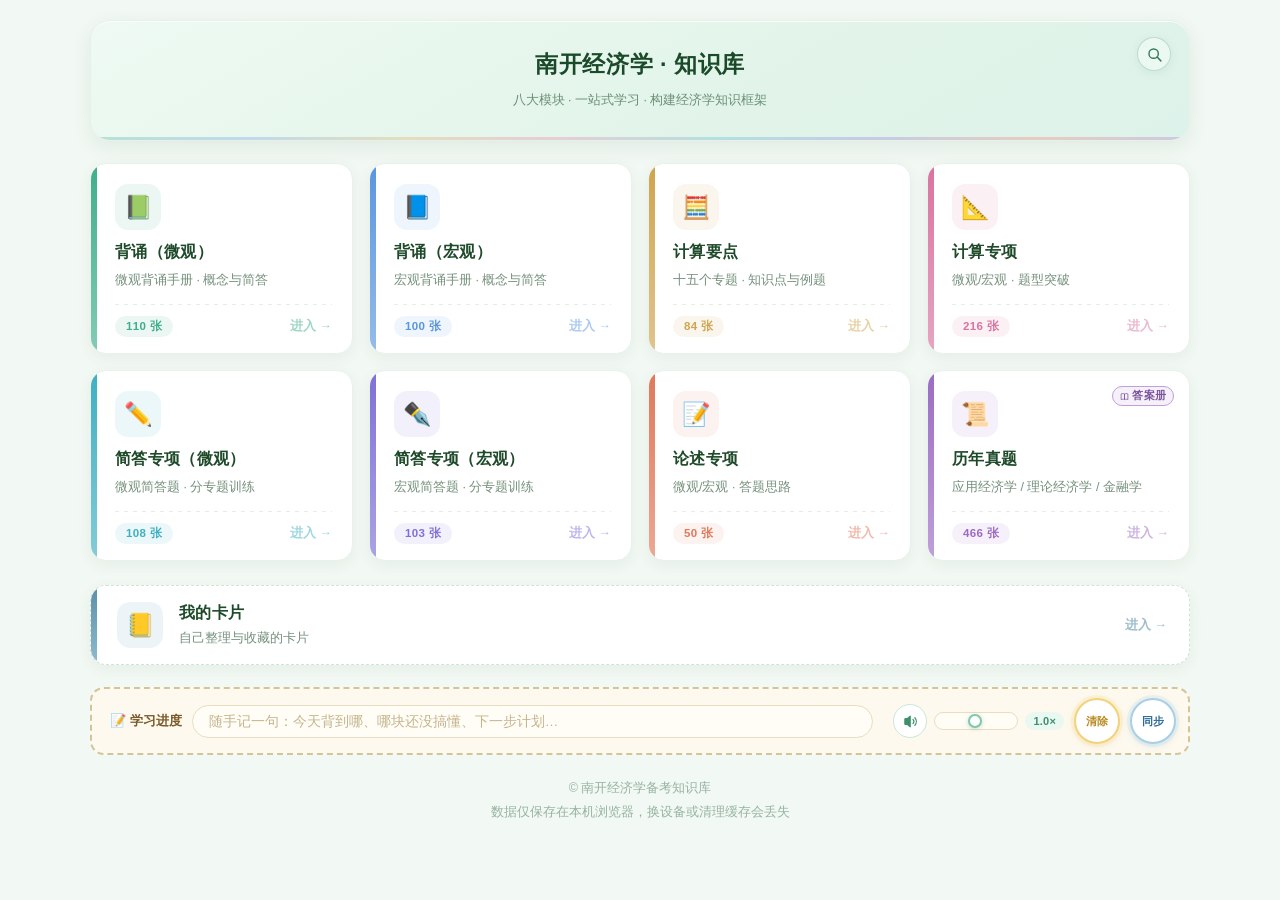
<file: index.html>
<!DOCTYPE html>
<html lang="zh-CN">
<head>
<meta charset="UTF-8">
<meta name="viewport" content="width=device-width, initial-scale=1.0">
<link rel="icon" type="image/svg+xml" href="icons/icon.svg">
<link rel="icon" href="icons/favicon.ico" sizes="16x16 32x32 48x48">
<link rel="icon" type="image/png" sizes="32x32" href="icons/favicon-32.png">
<link rel="icon" type="image/png" sizes="16x16" href="icons/favicon-16.png">
<link rel="apple-touch-icon" sizes="180x180" href="icons/apple-touch-icon.png">
<link rel="manifest" href="manifest.webmanifest">
<meta name="theme-color" content="#E0D1EF">
<title>南开经济学 · 知识库</title>
<link rel="stylesheet" href="ui/tokens.css?v=20261113a">
<link rel="stylesheet" href="theme/tokens.css?v=20261113a">
<link rel="stylesheet" href="ui/components.css?v=20261113a">
<link rel="stylesheet" href="ui/home.css?v=20261116b">
</head>
<body class="page-home">
<div class="home-wrap">

  <header class="home-head">
    <a class="hdr-search" id="hdrSearch" href="./search.html" aria-label="全站搜索">
      <svg viewBox="0 0 24 24" fill="none" aria-hidden="true"><circle cx="10.8" cy="10.8" r="6.6" stroke="currentColor" stroke-width="2"/><path d="M15.7 15.7L21 21" stroke="currentColor" stroke-width="2" stroke-linecap="round"/></svg>
    </a>
    <h1 id="homeTitle">南开经济学 · 知识库</h1>
    <p id="homeSubtitle"></p>
  </header>

  <div class="home-grid" id="homeGrid"></div>

  <a class="mine-bar" href="./mycards.html">
    <span class="mine-bar-ic">📒</span>
    <span class="mine-bar-txt"><b>我的卡片</b><i>自己整理与收藏的卡片</i></span>
    <span class="mine-bar-go">进入 →</span>
  </a>
  <!-- 我的卡片通栏已静态化：原由 home.js 按 myCards 配置动态注入，现写死骨架，脚本未跑也能进入；module 形态由生成器改为网格卡时不输出此块 -->

  <!-- 学习进度条：清除数据与导入导出的入口由独立模块接入两端 -->
  <div class="home-note" id="noteBar">
    <span class="lb">📝 学习进度</span>
    <input id="progressNote" placeholder="随手记一句：今天背到哪、哪块还没搞懂、下一步计划…" />
    <!-- 朗读控件（引擎：engine/tts.js） -->
    <div class="tts" id="ttsBox">
      <button class="tts-btn" id="ttsBtn" type="button" title="朗读学习进度" aria-label="朗读学习进度"></button>
      <input class="tts-range" id="ttsRate" type="range" min="0.1" max="2" step="0.1" value="1" title="朗读语速" aria-label="朗读语速" />
      <span class="tts-val" id="ttsVal">1.0×</span>
    </div>

    <!-- 清除数据：点「清除」展开花瓣选模块，点「✓」弹确认层 -->
    <div class="clear-section" id="clearSection">
      <div class="petal-layer" id="petalLayer"></div>
      <button class="clear-btn" id="clearBtn" type="button">
        <span id="clearText">清除</span>
      </button>
    </div>

    <!-- 导入导出：点「同步」上下各弹一球（上 导入 / 下 导出） -->
    <div class="sync-section" id="syncSection">
      <div class="sync-orb import" id="orbImport" title="导入数据（从 JSON 备份恢复）">
        <span class="orb-ic">📥</span>
        <span class="orb-tx">导入</span>
      </div>
      <div class="sync-orb export" id="orbExport" title="导出数据（保存为 JSON 文件）">
        <span class="orb-ic">📤</span>
        <span class="orb-tx">导出</span>
      </div>
      <button class="sync-btn" id="syncBtn" type="button">同步</button>
    </div>
  </div>

  <footer class="home-foot" id="homeFooter">
    <span class="home-foot-line">© 南开经济学备考知识库</span>
    <span class="home-foot-line">数据仅保存在本机浏览器，换设备或清理缓存会丢失</span>
  </footer>

</div>

<!-- 轻提示（KB.UI.toast） -->
<div class="toast" id="toast"></div>

<!-- 学习进度卡片（点进度输入框弹出） -->
<div class="prog-overlay" id="progOverlay">
  <div class="prog-card" role="dialog" aria-labelledby="progCardTtl">
    <div class="prog-card-head">
      <span class="ttl" id="progCardTtl">📝 学习进度</span>
      <span class="dt"></span>
      <button class="prog-card-close" type="button" aria-label="关闭">✕</button>
    </div>
    <textarea placeholder="随手写：今天背到哪、哪块还没搞懂、下一步计划…"></textarea>
    <div class="prog-card-foot">
      <span class="prog-cnt">0 字</span>
      <div class="prog-tools">
        <button class="prog-tool prog-tts" type="button">🔊 朗读</button>
        <button class="prog-tool prog-replay" type="button">重播</button>
        <button class="prog-tool prog-loop" type="button">单次</button>
        <button class="prog-tool prog-clear" type="button">清空</button>
        <button class="prog-tool prog-save" type="button">保存</button>
      </div>
    </div>
  </div>
</div>

<!-- 清除数据确认弹层 -->
<div class="dlg-overlay" id="confirmOverlay">
  <div class="dlg-box" role="dialog" aria-labelledby="confirmTitle">
    <div class="dlg-icon">⚠️</div>
    <p class="dlg-title" id="confirmTitle">确认清除</p>
    <p class="dlg-desc">以下章节的数据将被清除：</p>
    <ul class="dlg-list" id="confirmList"></ul>
    <p class="dlg-warn">此操作不可恢复，请谨慎操作</p>
    <div class="dlg-btns">
      <button class="cbtn cbtn-cancel" id="confirmCancel" type="button">取消</button>
      <button class="cbtn cbtn-ok" id="confirmOk" type="button">确认</button>
    </div>
  </div>
</div>

<!-- 导出选择弹层 -->
<div class="dlg-overlay export-overlay" id="exportOverlay">
  <div class="dlg-box export-box" role="dialog" aria-labelledby="exportTitle">
    <div class="dlg-icon">📤</div>
    <p class="dlg-title" id="exportTitle">导出数据</p>
    <p class="dlg-desc">勾选需要备份的内容</p>
    <div class="export-opts">
      <label class="exp-opt" id="optStudy">
        <input type="checkbox" id="expStudy" checked disabled />
        <span class="exp-tick"></span>
        <span class="exp-txt">
          <b>学习数据</b>
          <i>收藏 / 笔记 / 编辑 / 学习进度</i>
        </span>
        <span class="exp-badge">必导</span>
      </label>
      <label class="exp-opt" id="optImages">
        <input type="checkbox" id="expImages" checked />
        <span class="exp-tick"></span>
        <span class="exp-txt">
          <b>笔记图片</b>
          <i>取消勾选即只导出纯文字数据</i>
        </span>
      </label>
      <label class="exp-opt" id="optConfig">
        <input type="checkbox" id="expConfig" checked />
        <span class="exp-tick"></span>
        <span class="exp-txt">
          <b>AI 配置</b>
          <i>提示词 / 面板尺寸 / 卡片记忆（不含 API Key）</i>
        </span>
      </label>
      <label class="exp-opt" id="optHistory">
        <input type="checkbox" id="expHistory" checked />
        <span class="exp-tick"></span>
        <span class="exp-txt">
          <b>AI 对话历史</b>
          <i>体积最大，通常占 80% 以上</i>
        </span>
      </label>
    </div>
    <p class="export-size" id="exportSize"></p>
    <div class="dlg-btns">
      <button class="cbtn cbtn-cancel" id="exportCancel" type="button">取消</button>
      <button class="cbtn cbtn-export" id="exportOk" type="button">导出</button>
    </div>
  </div>
</div>

<!-- 导入用的文件选择器（确认弹层由 KB.UI.confirm 动态生成） -->
<input type="file" id="importFile" accept=".json,application/json" style="display:none" />

<script src="palette.config.js?v=20261113a" defer></script>
<script src="project.config.js?v=20261113a" defer></script>
<script src="engine/render/common.js?v=20261113a" defer></script>
<script src="engine/ui.js?v=20261113a" defer></script>
<script src="engine/store.js?v=20261113a" defer></script>
<script src="engine/blobstore.js?v=20261113a" defer></script>
<script src="engine/tts.js?v=20261117a" defer></script>
<script src="engine/clear/core.js?v=20261113a" defer></script>
<script src="engine/clear/petal.js?v=20261113a" defer></script>
<script src="engine/sync/wechat.js?v=20261113a" defer></script>
<script src="engine/sync/core.js?v=20261113a" defer></script>
<script src="engine/home.js?v=20261116a" defer></script>
<script>
/* 离线与复访缓存：注册失败不影响页面本身 */
if ('serviceWorker' in navigator) {
  navigator.serviceWorker.register('sw.js').catch(function () {});
}
</script>
</body>
</html>
</file>
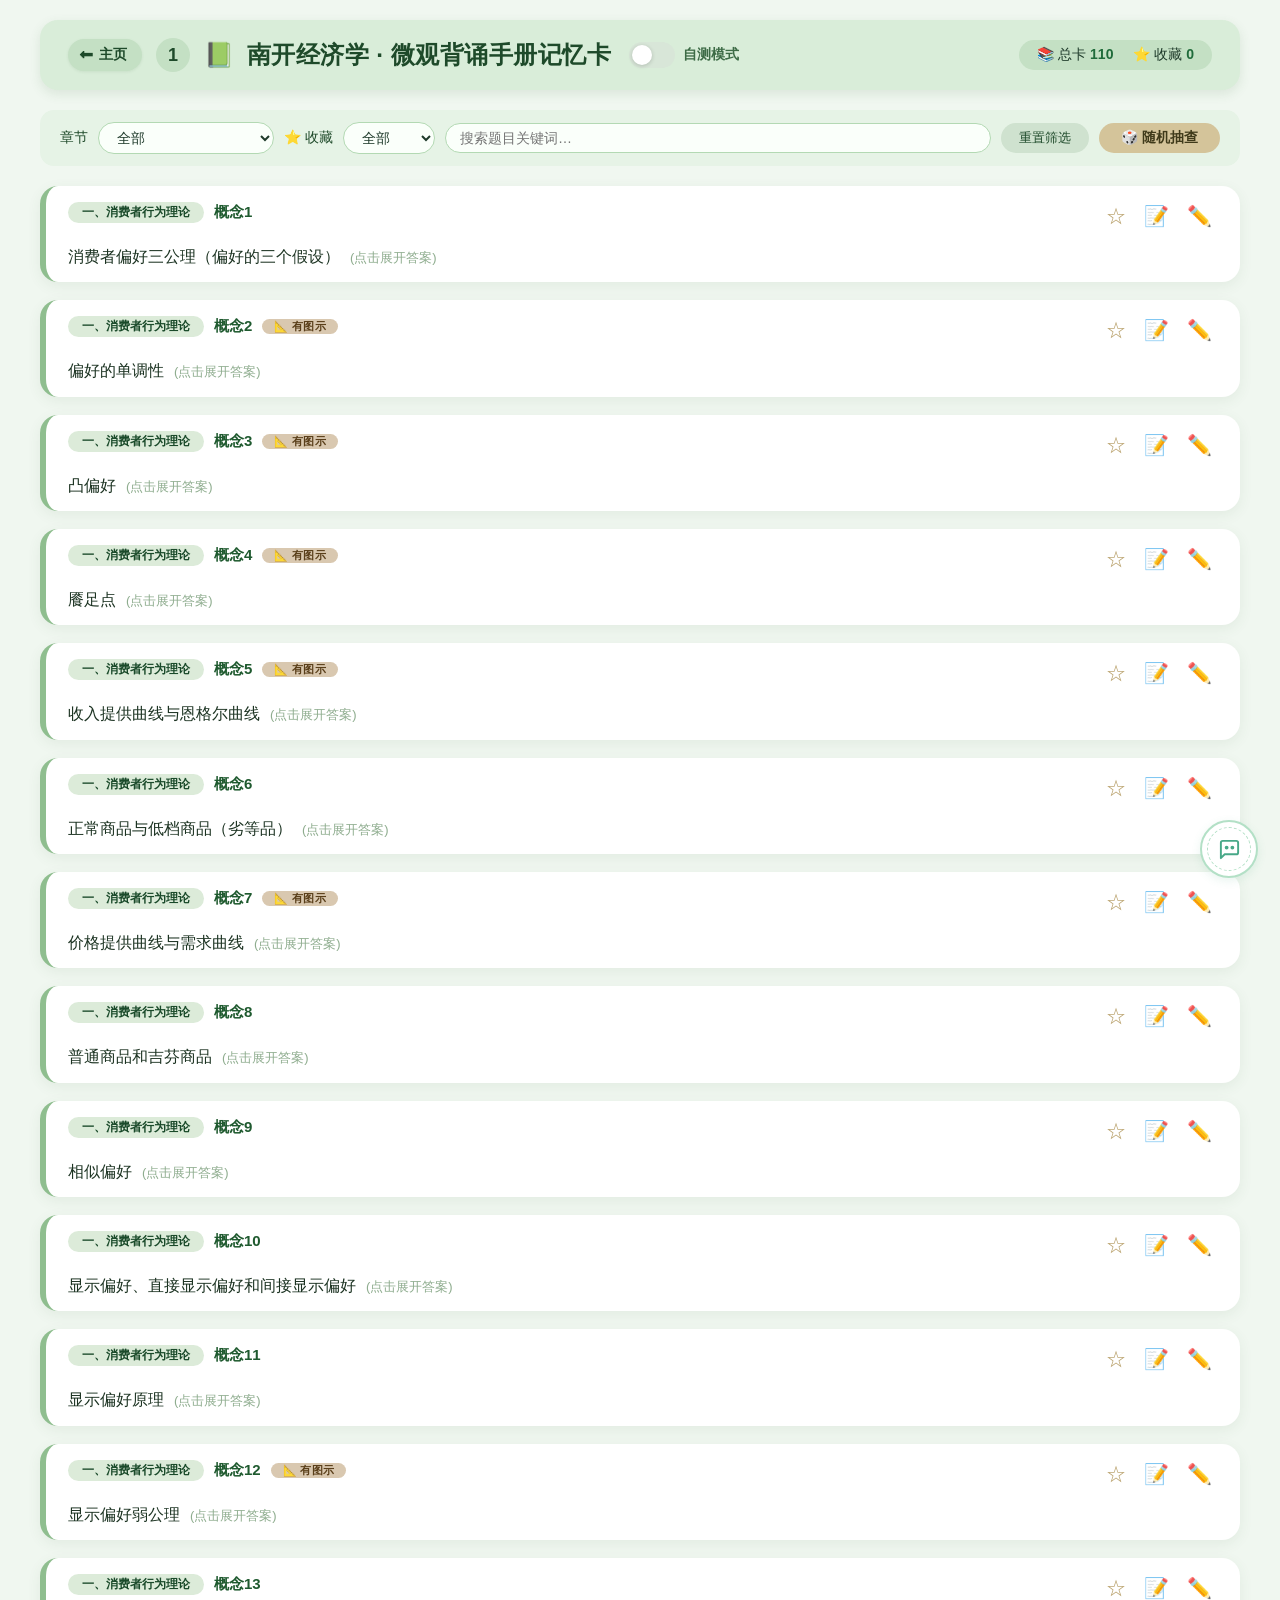
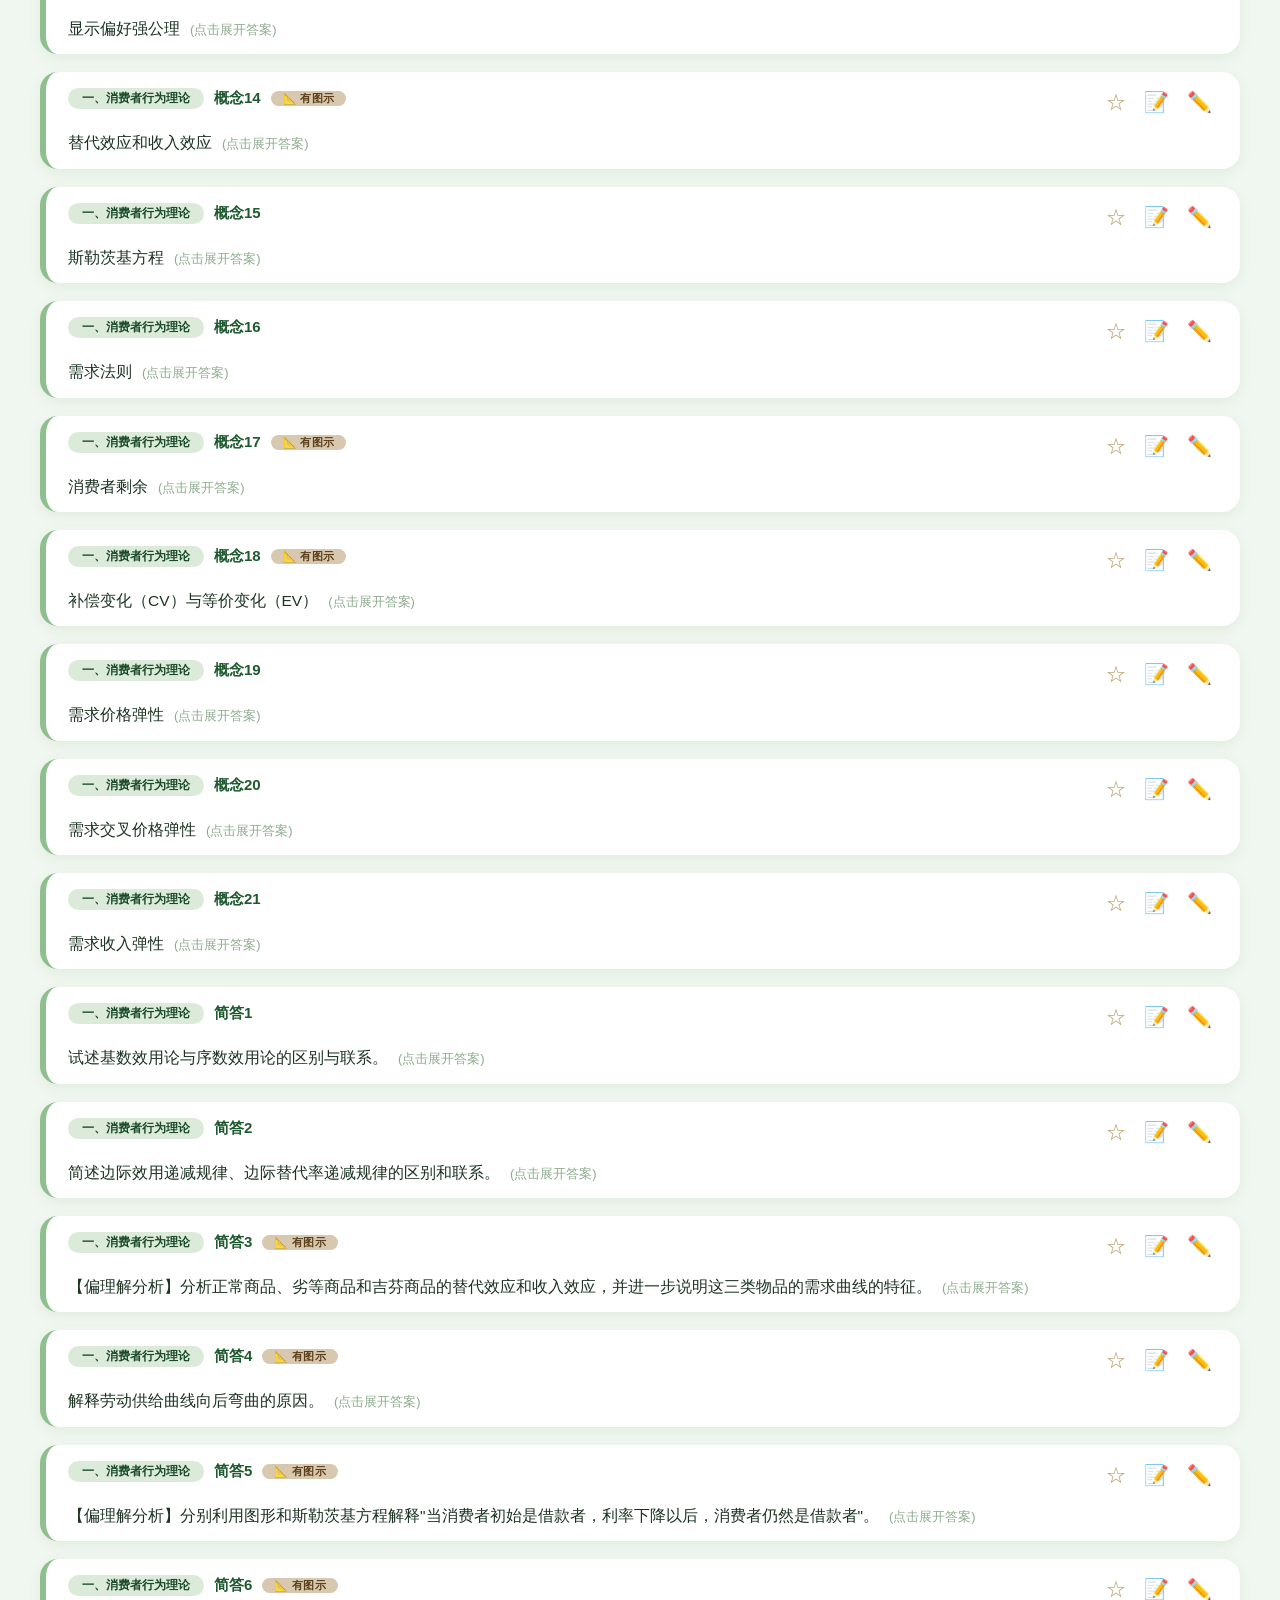
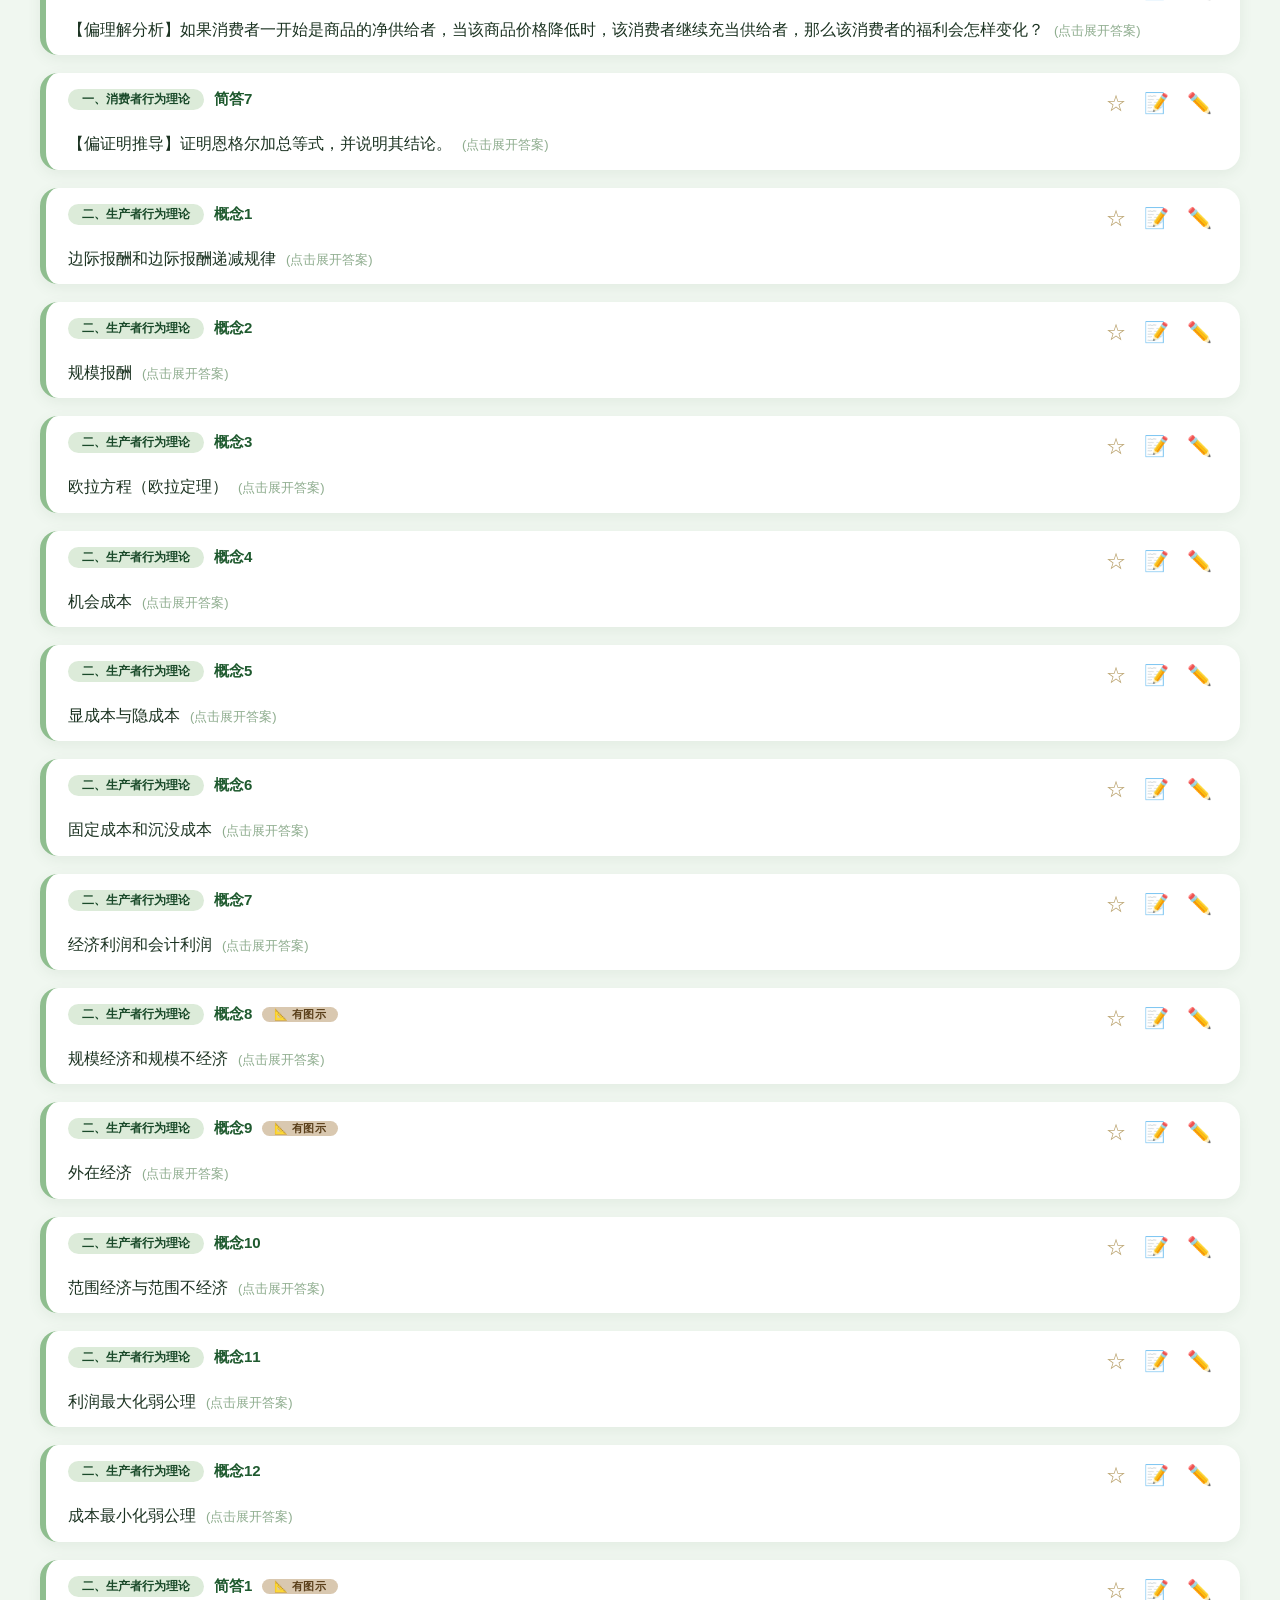
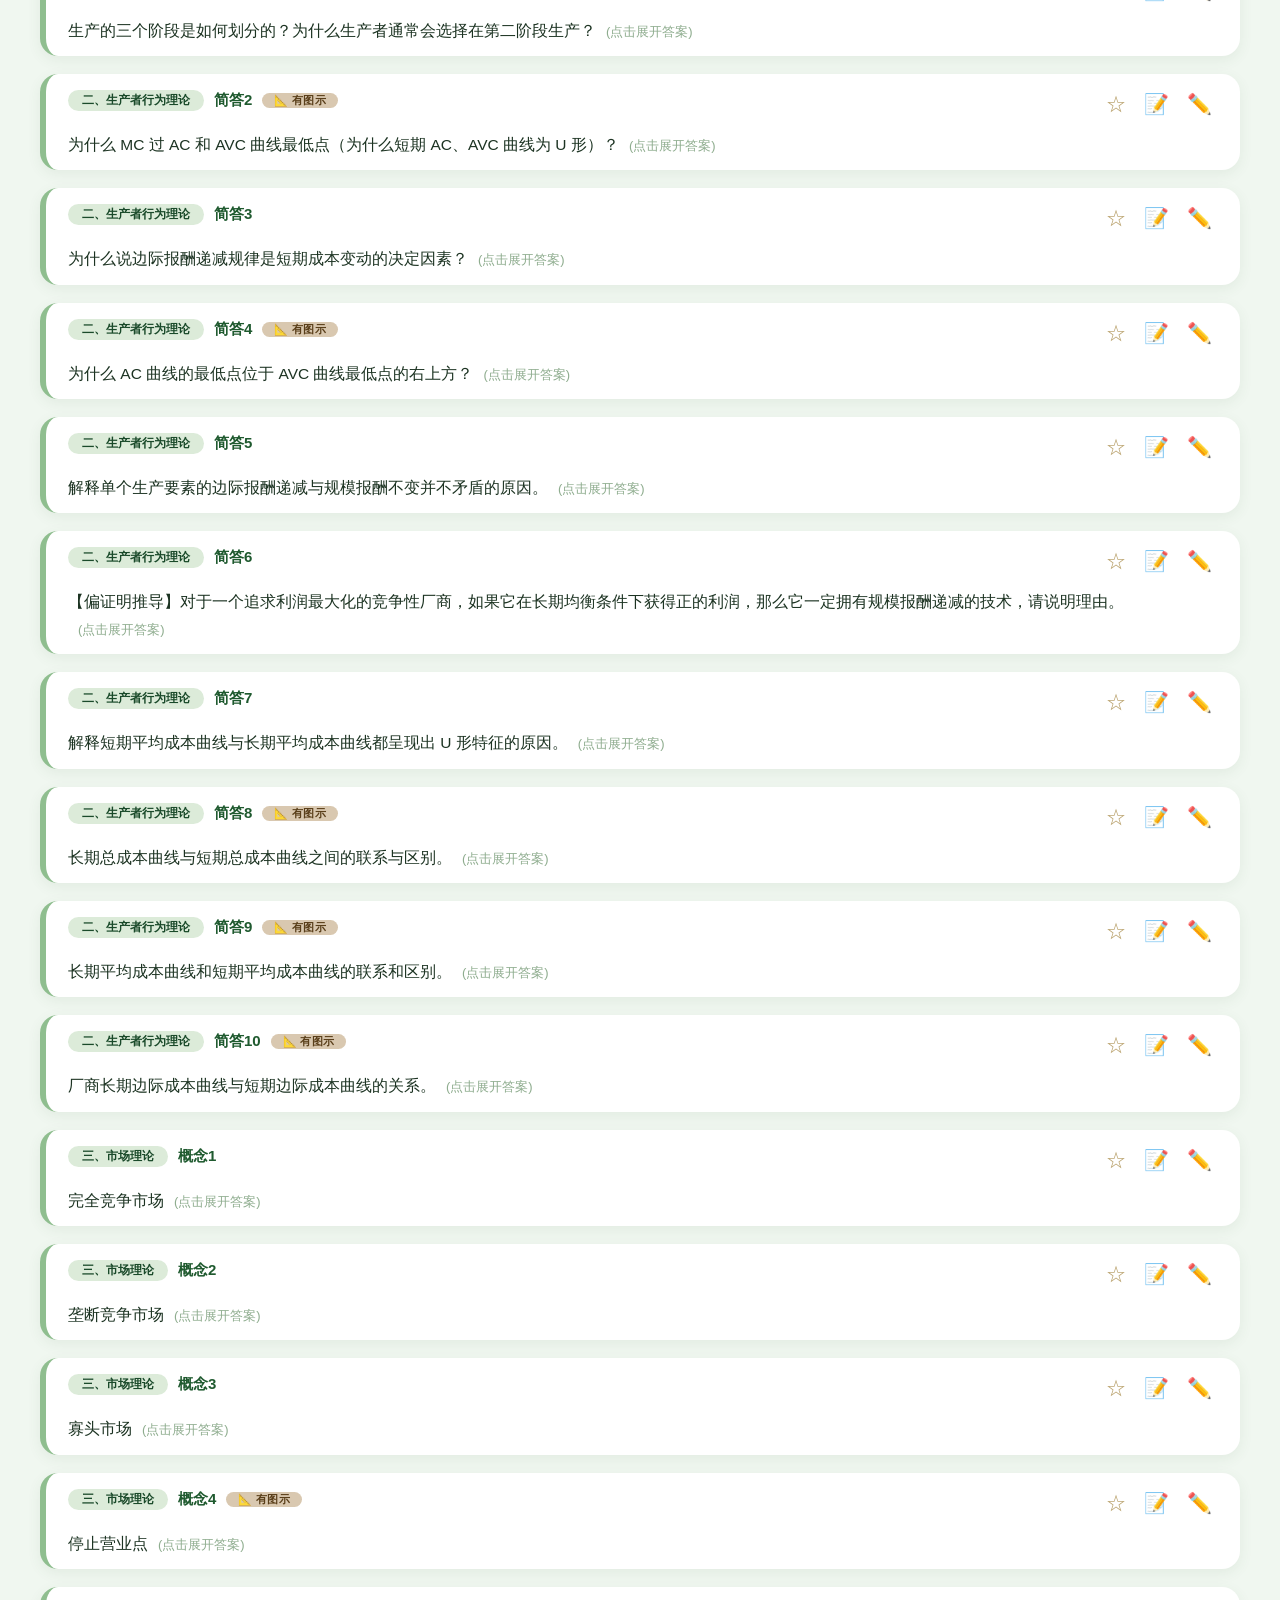
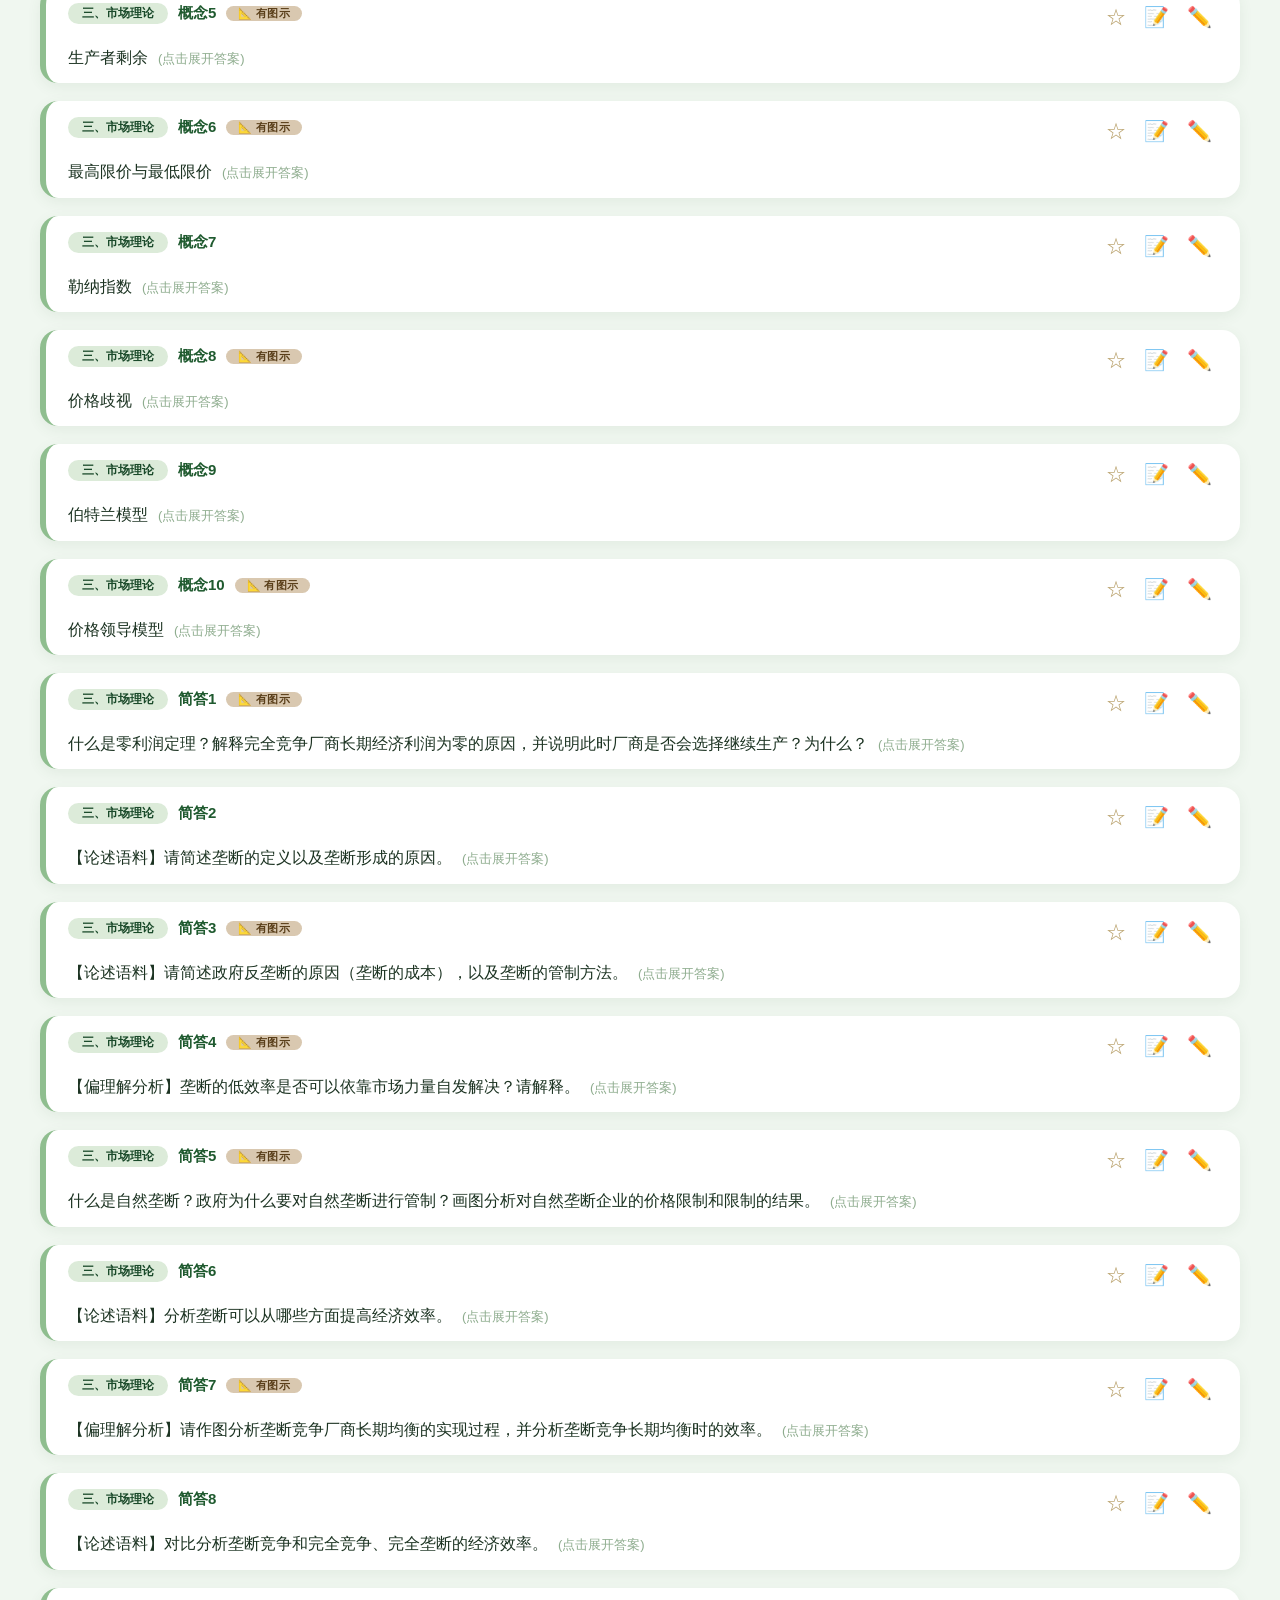
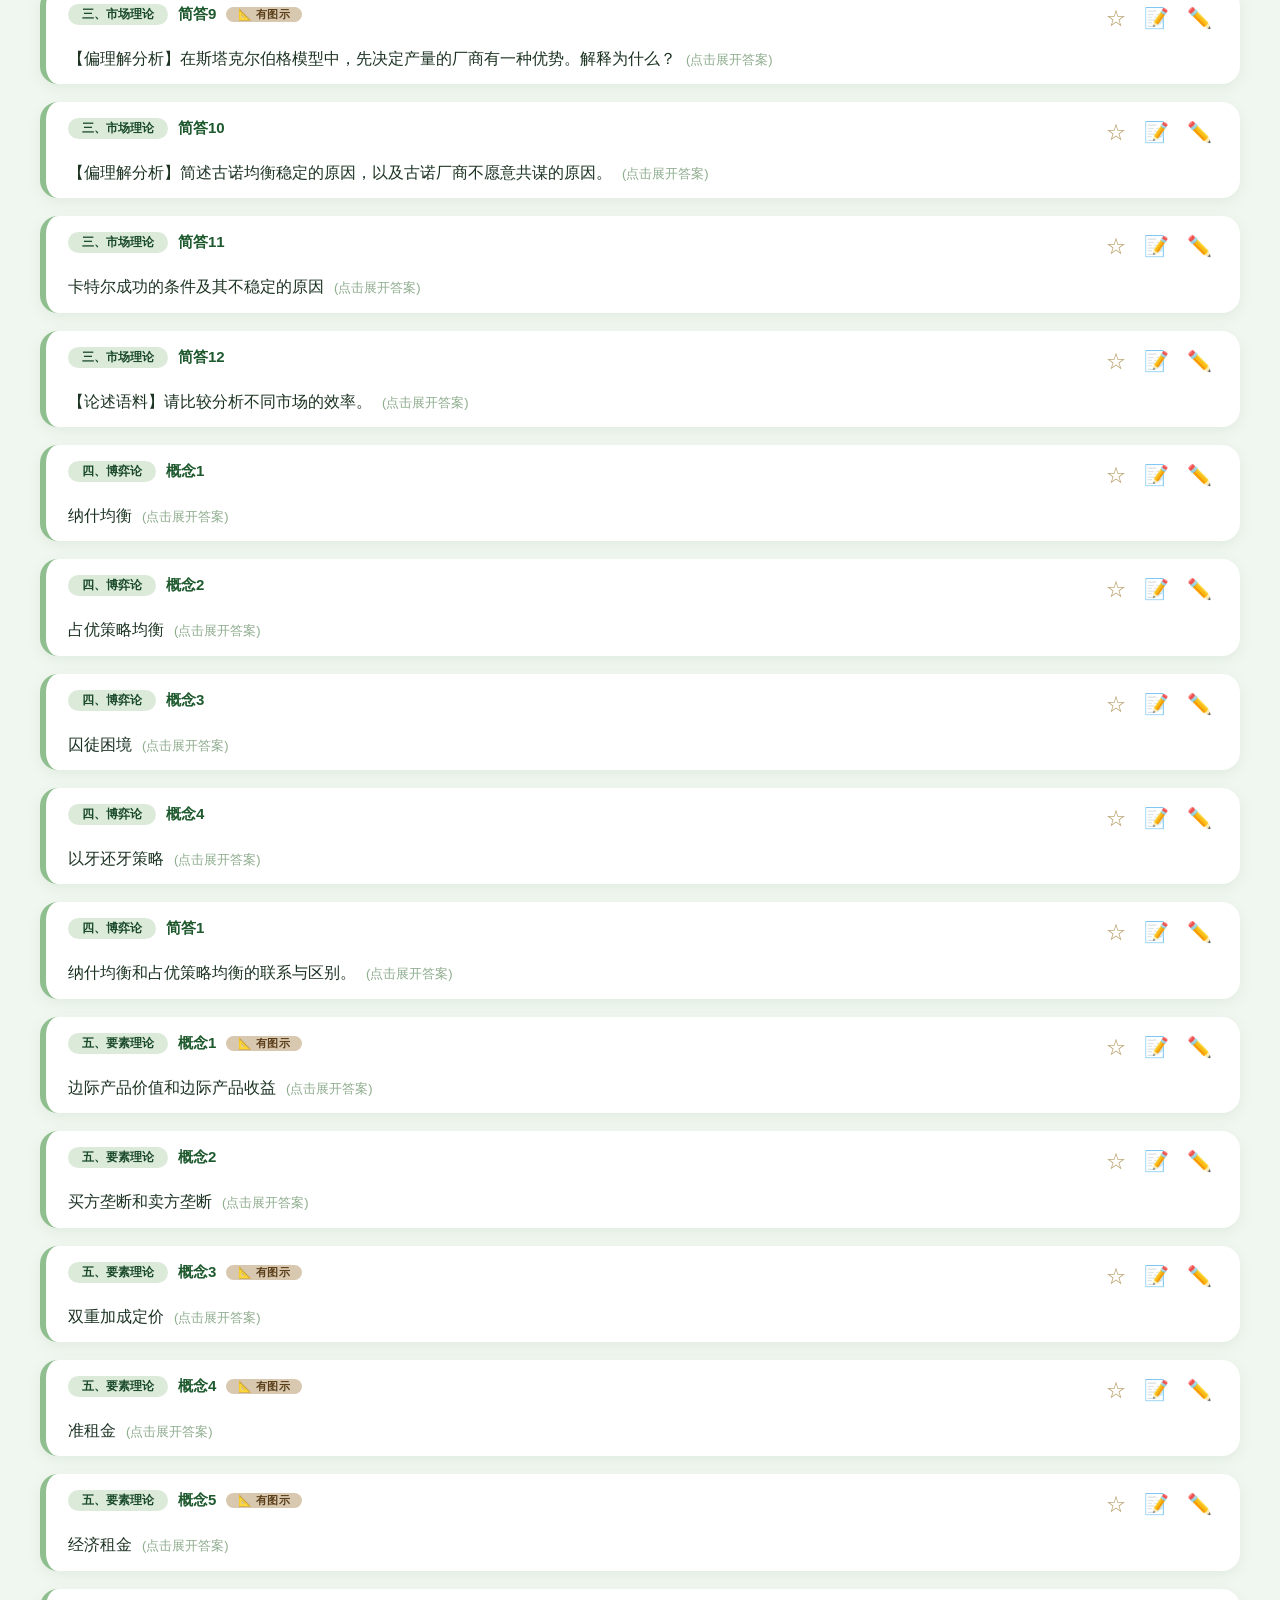
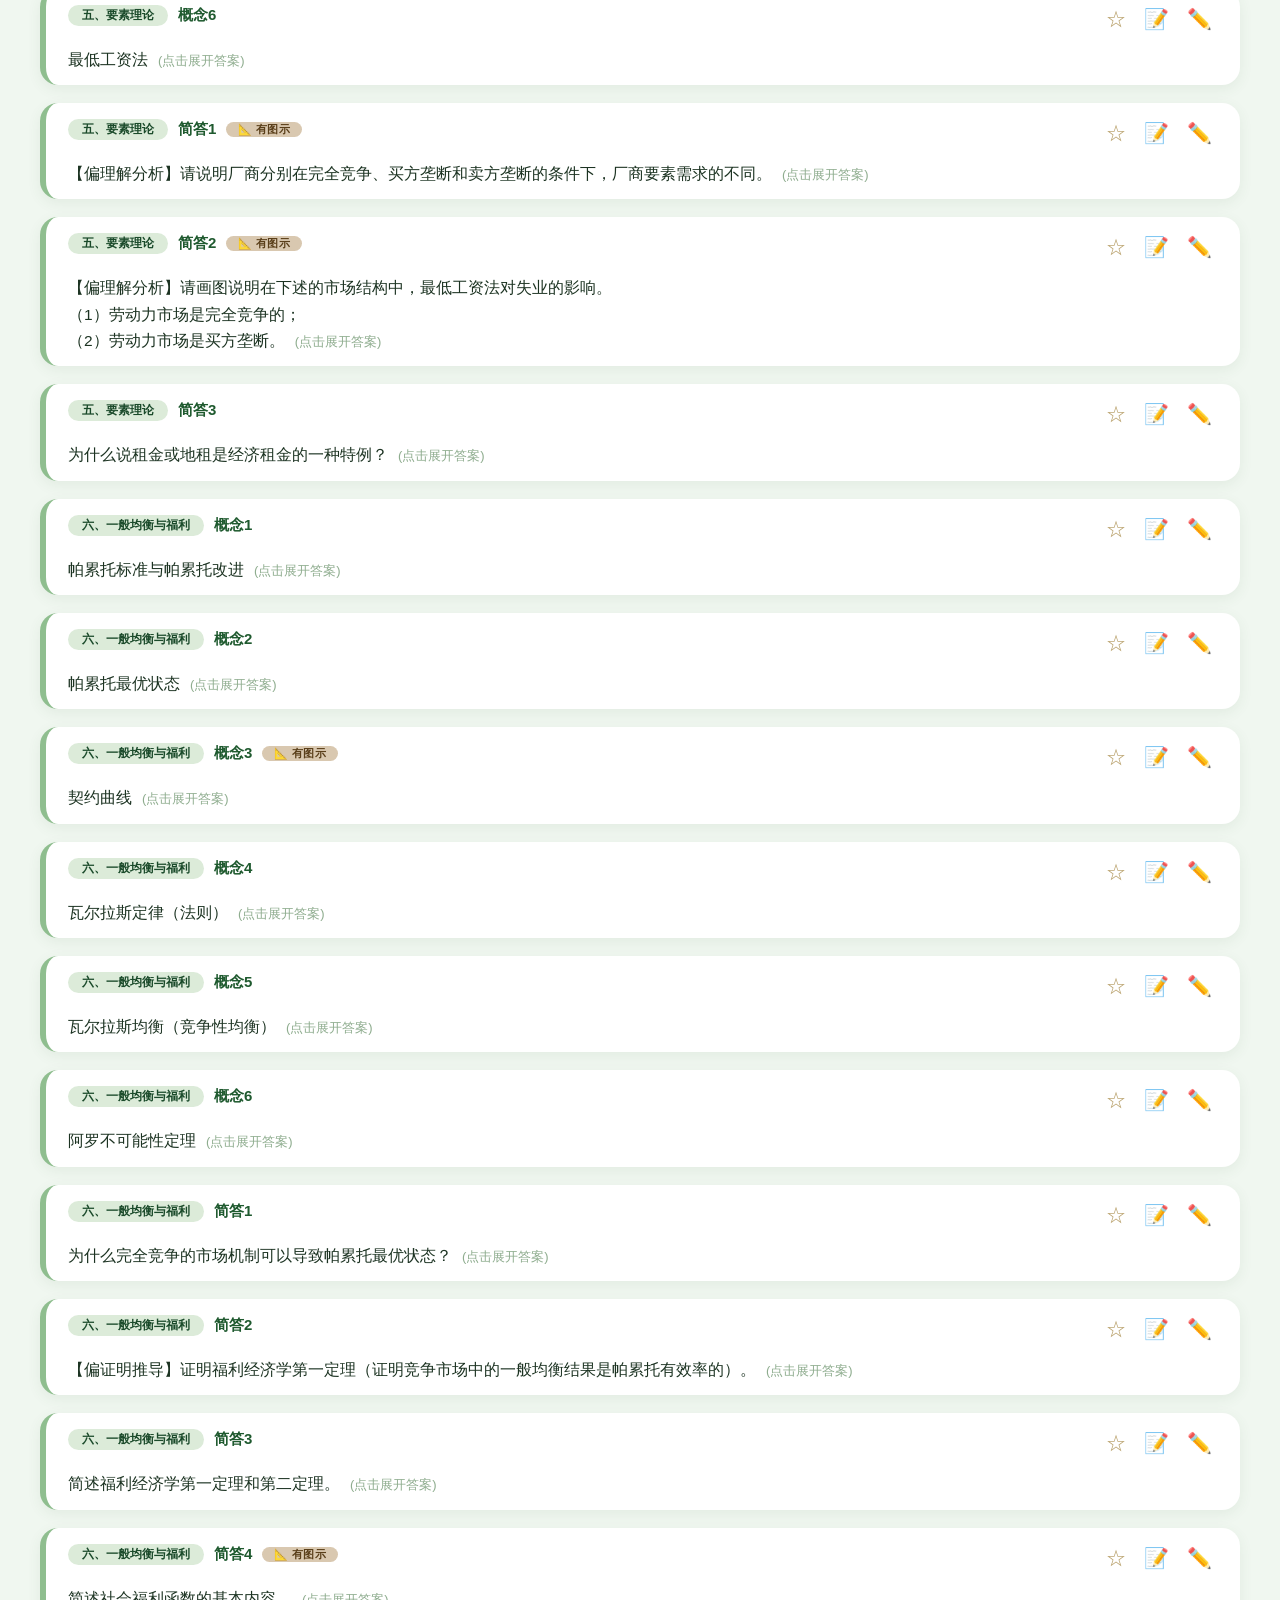
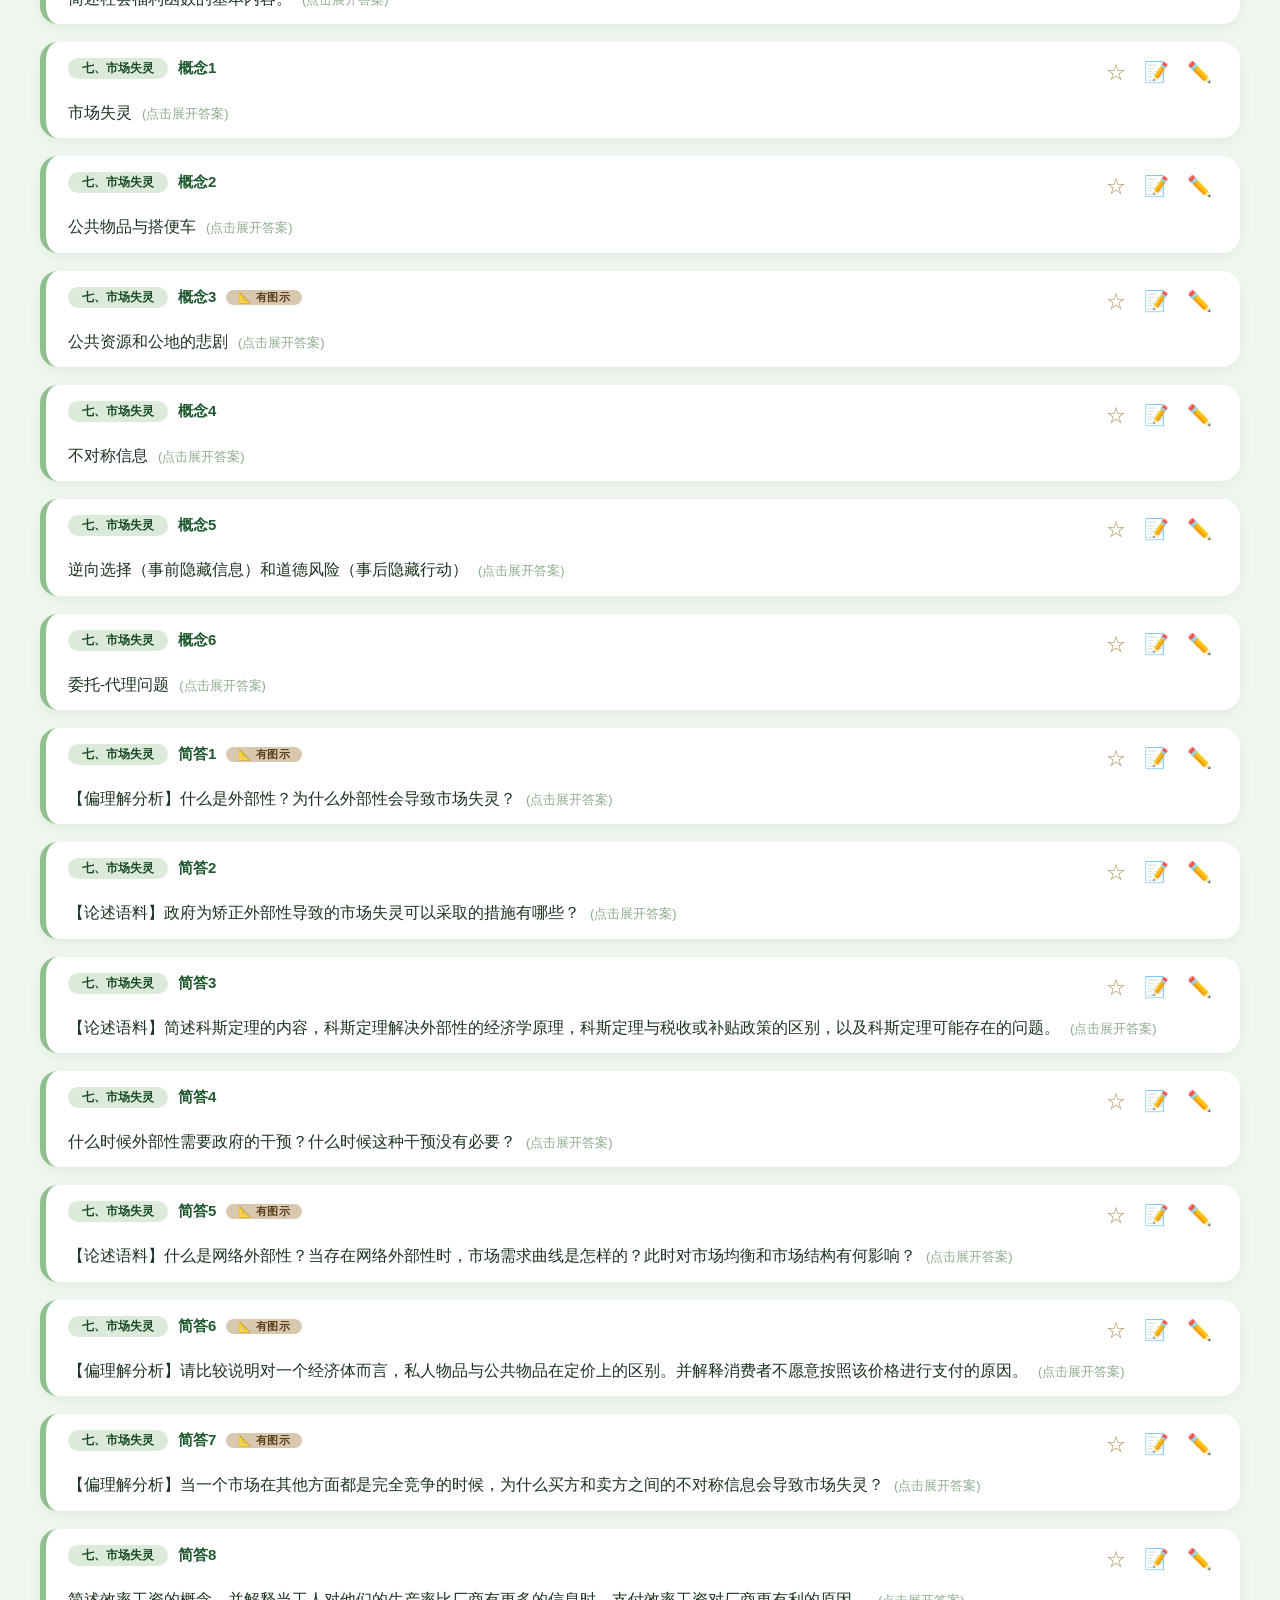
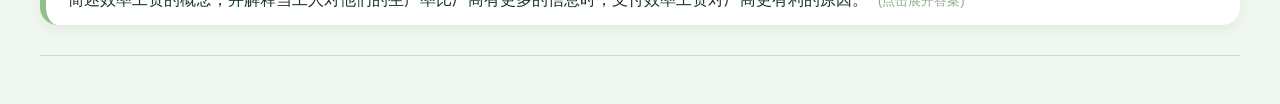
<file: 1micro-recitation.html>
<!DOCTYPE html>
<html lang="zh-CN">
<head>
<meta charset="UTF-8">
<meta name="viewport" content="width=device-width, initial-scale=1.0">
<link rel="icon" type="image/svg+xml" href="icons/icon.svg">
<link rel="icon" href="icons/favicon.ico" sizes="16x16 32x32 48x48">
<link rel="icon" type="image/png" sizes="32x32" href="icons/favicon-32.png">
<link rel="icon" type="image/png" sizes="16x16" href="icons/favicon-16.png">
<link rel="apple-touch-icon" sizes="180x180" href="icons/apple-touch-icon.png">
<link rel="manifest" href="manifest.webmanifest">
<meta name="theme-color" content="#E0D1EF">
<title>微观背诵 · 记忆卡</title>

<link rel="stylesheet" href="vendor/katex/katex.min.css">
<link rel="stylesheet" href="ui/tokens.css?v=20261113a">
<link rel="stylesheet" href="theme/tokens.css?v=20261113a">
<link rel="stylesheet" href="ui/components.css?v=20261113a">
<link rel="stylesheet" href="ui/section-nav.css?v=20261113a">
<link rel="stylesheet" href="ui/page.css?v=20261113a">
<link rel="stylesheet" href="ui/richnote.css?v=20261113a">
<link rel="stylesheet" href="ui/imgctl.css?v=20261113a">
<link rel="stylesheet" href="ui/top-btn.css?v=20261113a">

<link rel="stylesheet" href="ui/ai.css?v=20261113a">
<script src="engine/search-jump.js?v=20261117a"></script>
</head>

<body data-preset="tinted">

<header class="app-header">
  <h1 id="pageTitle">南开经济学 · 微观背诵手册记忆卡</h1>
  <div class="stats" id="stats"></div>
</header>

<div class="filter-bar" id="filterBar">
  <div class="dims" id="filterDims"></div>
  <span class="search-wrap"><input type="text" id="pageSearch" placeholder="搜索题目关键词…"><button type="button" class="search-clear" id="pageClear" aria-label="清空搜索"><svg viewBox="0 0 12 12" aria-hidden="true"><path d="M2.2 2.2l7.6 7.6M9.8 2.2l-7.6 7.6" stroke="currentColor" stroke-width="1.5" stroke-linecap="round"/></svg></button></span>
  <button type="button" class="btn-soft" id="btnReset">重置筛选</button>
  <button type="button" class="btn-random" id="btnRandom">🎲 随机抽查</button>
</div>

<div class="single-mode-bar" id="singleModeBar">
  <div class="mode-left">
    <button type="button" class="btn-nav" id="prevCardBtn" title="上一张">◀</button>
    <span class="card-id-badge" id="singleCardBadge">卡片 #1</span>
    <button type="button" class="btn-nav" id="nextCardBtn" title="下一张">▶</button>
    <span class="mode-hint">抽查中</span>
  </div>
  <button type="button" class="btn-exit-single" id="exitSingleBtn" title="退出抽查模式">✕</button>
</div>

<main class="card-grid" id="cardGrid"></main>

<div class="empty" id="empty" hidden>没有符合条件的卡片</div>

<div class="footer-note" id="footerNote"></div>

<div class="toast" id="toast"></div>

<script src="palette.config.js?v=20261113a"></script>
<script src="project.config.js?v=20261113a"></script>
<script src="1micro-recitation.config.js?v=20261113a"></script>
<script src="data/1micro-recitation.js?v=20261113a"></script>
<script src="vendor/katex/katex.min.js"></script>
<script src="engine/render/common.js?v=20261113a"></script>
<script src="engine/lines.js?v=20261113a"></script>
<script src="engine/render/table.js?v=20261113a"></script>
<script src="engine/render/unicode.js?v=20261113a"></script>
<script src="engine/render/latex.js?v=20261113a"></script>
<script src="engine/card.js?v=20261113a"></script>
<script src="engine/filters.js?v=20261113a"></script>
<script src="engine/store.js?v=20261113a"></script>
<script src="engine/ui.js?v=20261113a"></script>
<script src="engine/userdata.js?v=20261113a"></script>
<script src="engine/blobstore.js?v=20261113a"></script>
<script src="engine/image-store.js?v=20261113a"></script>
<script src="engine/notes.js?v=20261113a"></script>
<script src="engine/imgctl/core.js?v=20261113a"></script>
<script src="engine/editor/core.js?v=20261113a"></script>
<script src="engine/richnote.js?v=20261113a"></script>
<script src="engine/edit.js?v=20261113a"></script>
<script src="engine/selftest.js?v=20261113a"></script>
<script src="engine/filtermemory.js?v=20261113a"></script>
<script src="engine/single.js?v=20261113a"></script>
<script src="nav.config.js?v=20261113a"></script>
<script src="engine/section-nav.js?v=20261113a"></script>
<script src="engine/page.js?v=20261113a"></script>

<script>
KB.Page.mount();
</script>

<script src="ai.config.js?v=20261113a"></script>
<script src="engine/ai/common.js?v=20261113a"></script>
<script src="engine/ai/codec.js?v=20261113a"></script>
<script src="engine/ai/storage.js?v=20261113a"></script>
<script src="engine/ai/markdown.js?v=20261113a"></script>
<script src="engine/ai/context.js?v=20261113a"></script>
<script src="engine/ai/attach.js?v=20261113a"></script>
<script src="engine/ai/nav.js?v=20261113a"></script>
<script src="engine/ai/messages.js?v=20261113a"></script>
<script src="engine/ai/stream.js?v=20261113a"></script>
<script src="engine/ai/share.js?v=20261113a"></script>
<script src="engine/ai/cards.js?v=20261113a"></script>
<script src="engine/ai/core.js?v=20261113a"></script>
<script>KB.AI.mount();</script>
<script src="engine/top-btn.js?v=20261113a"></script>
</body>
</html>
</file>
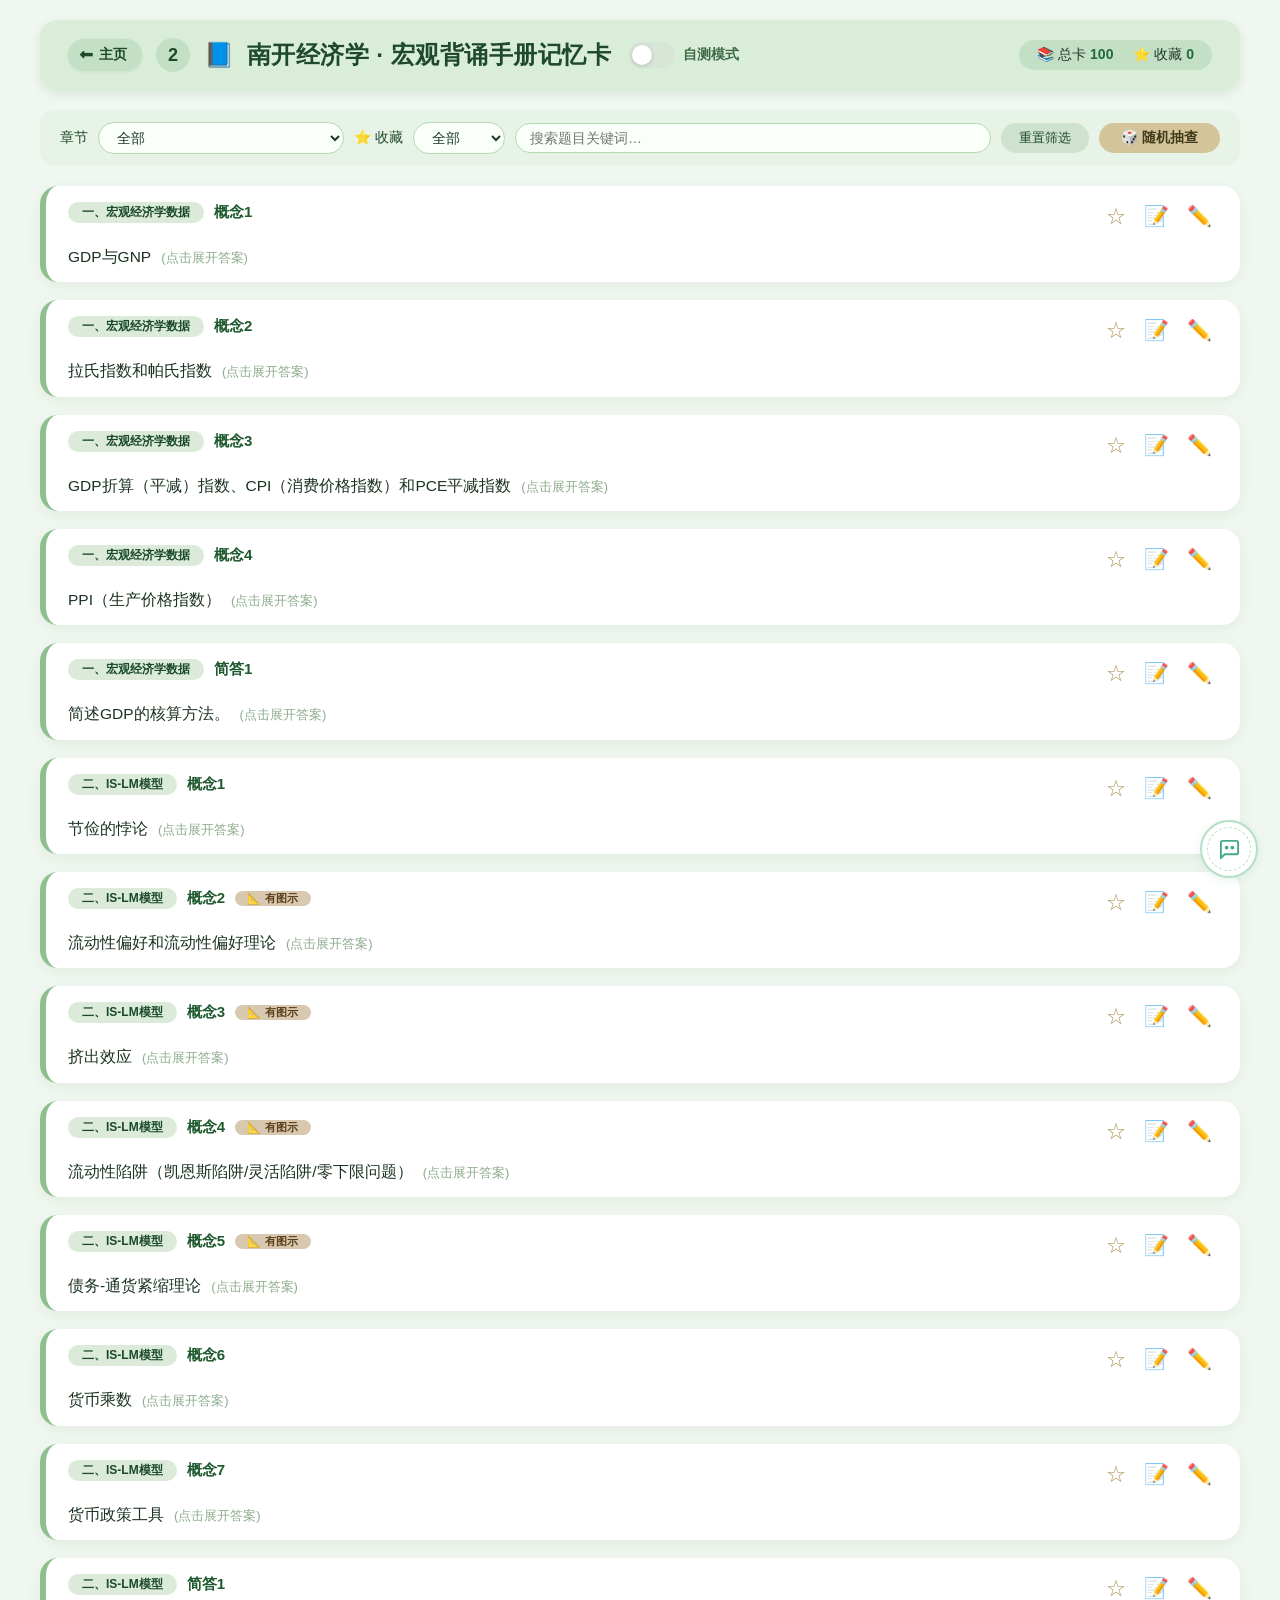
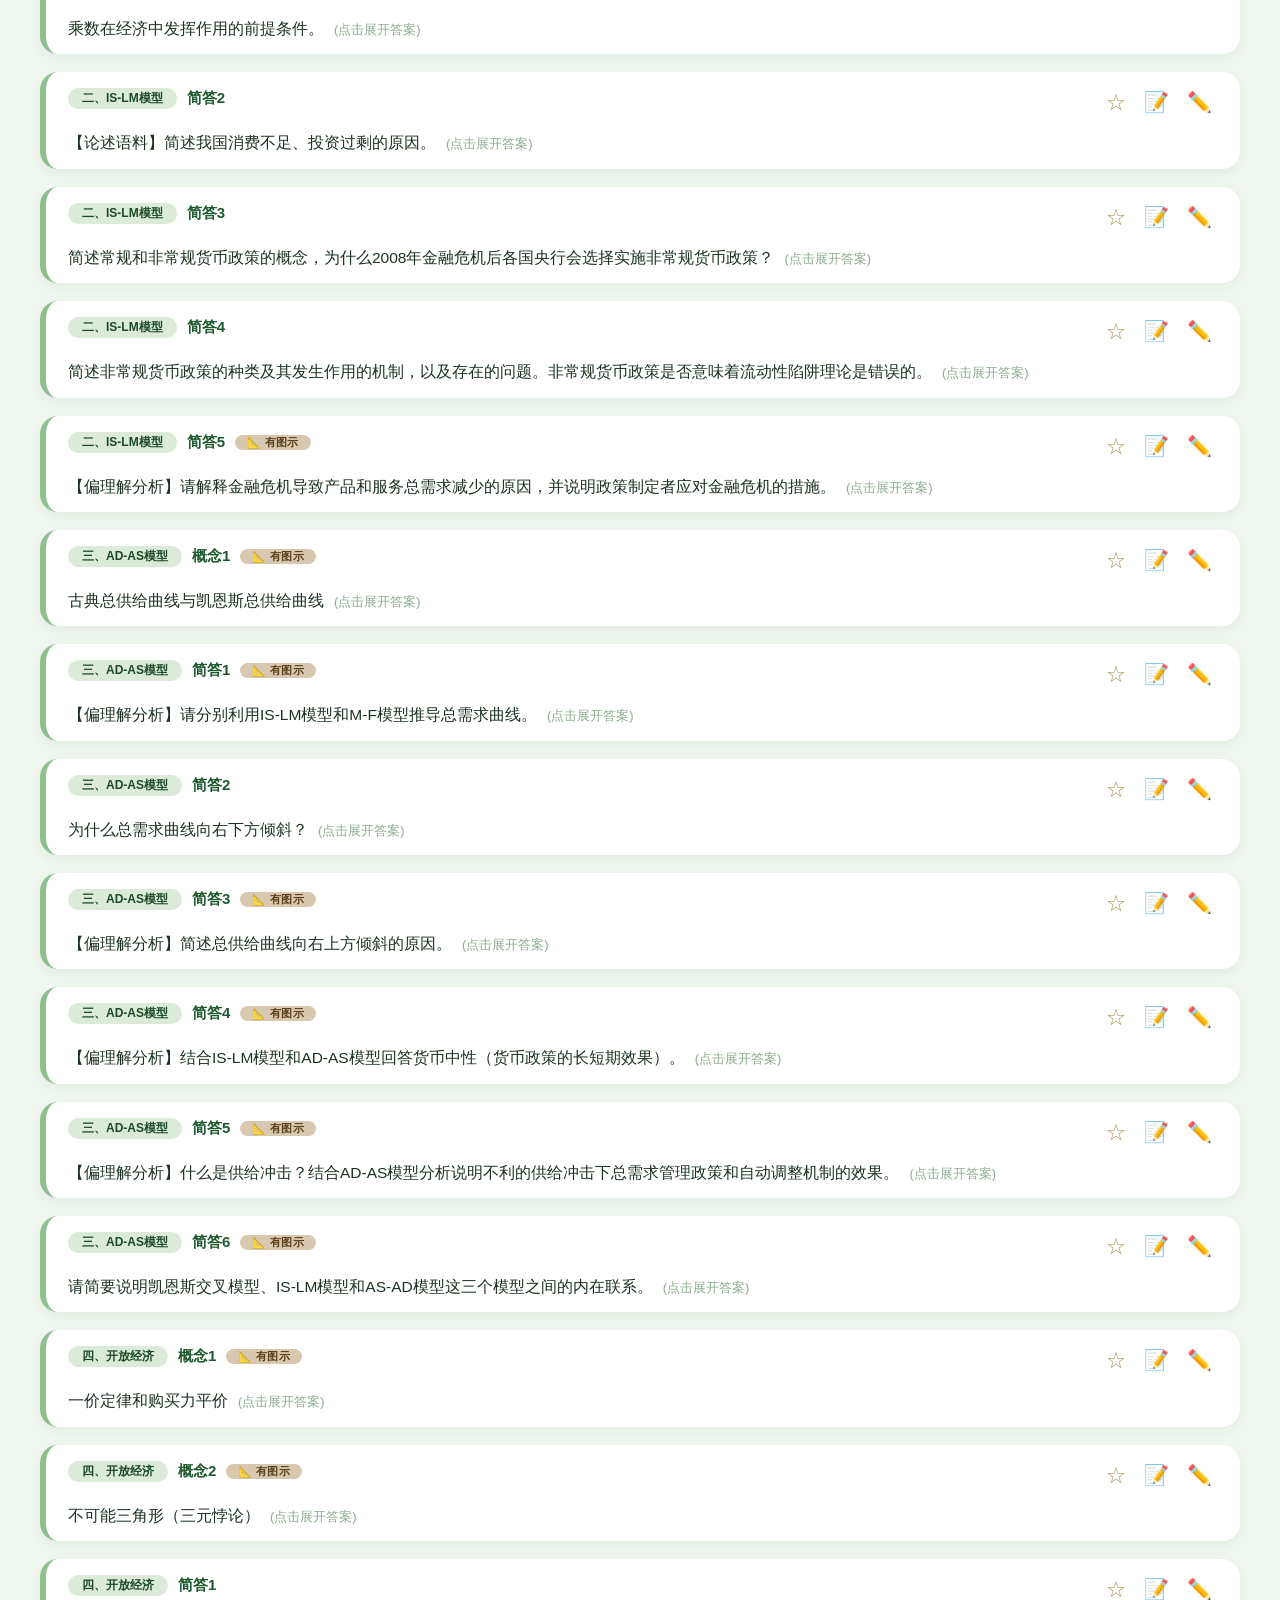
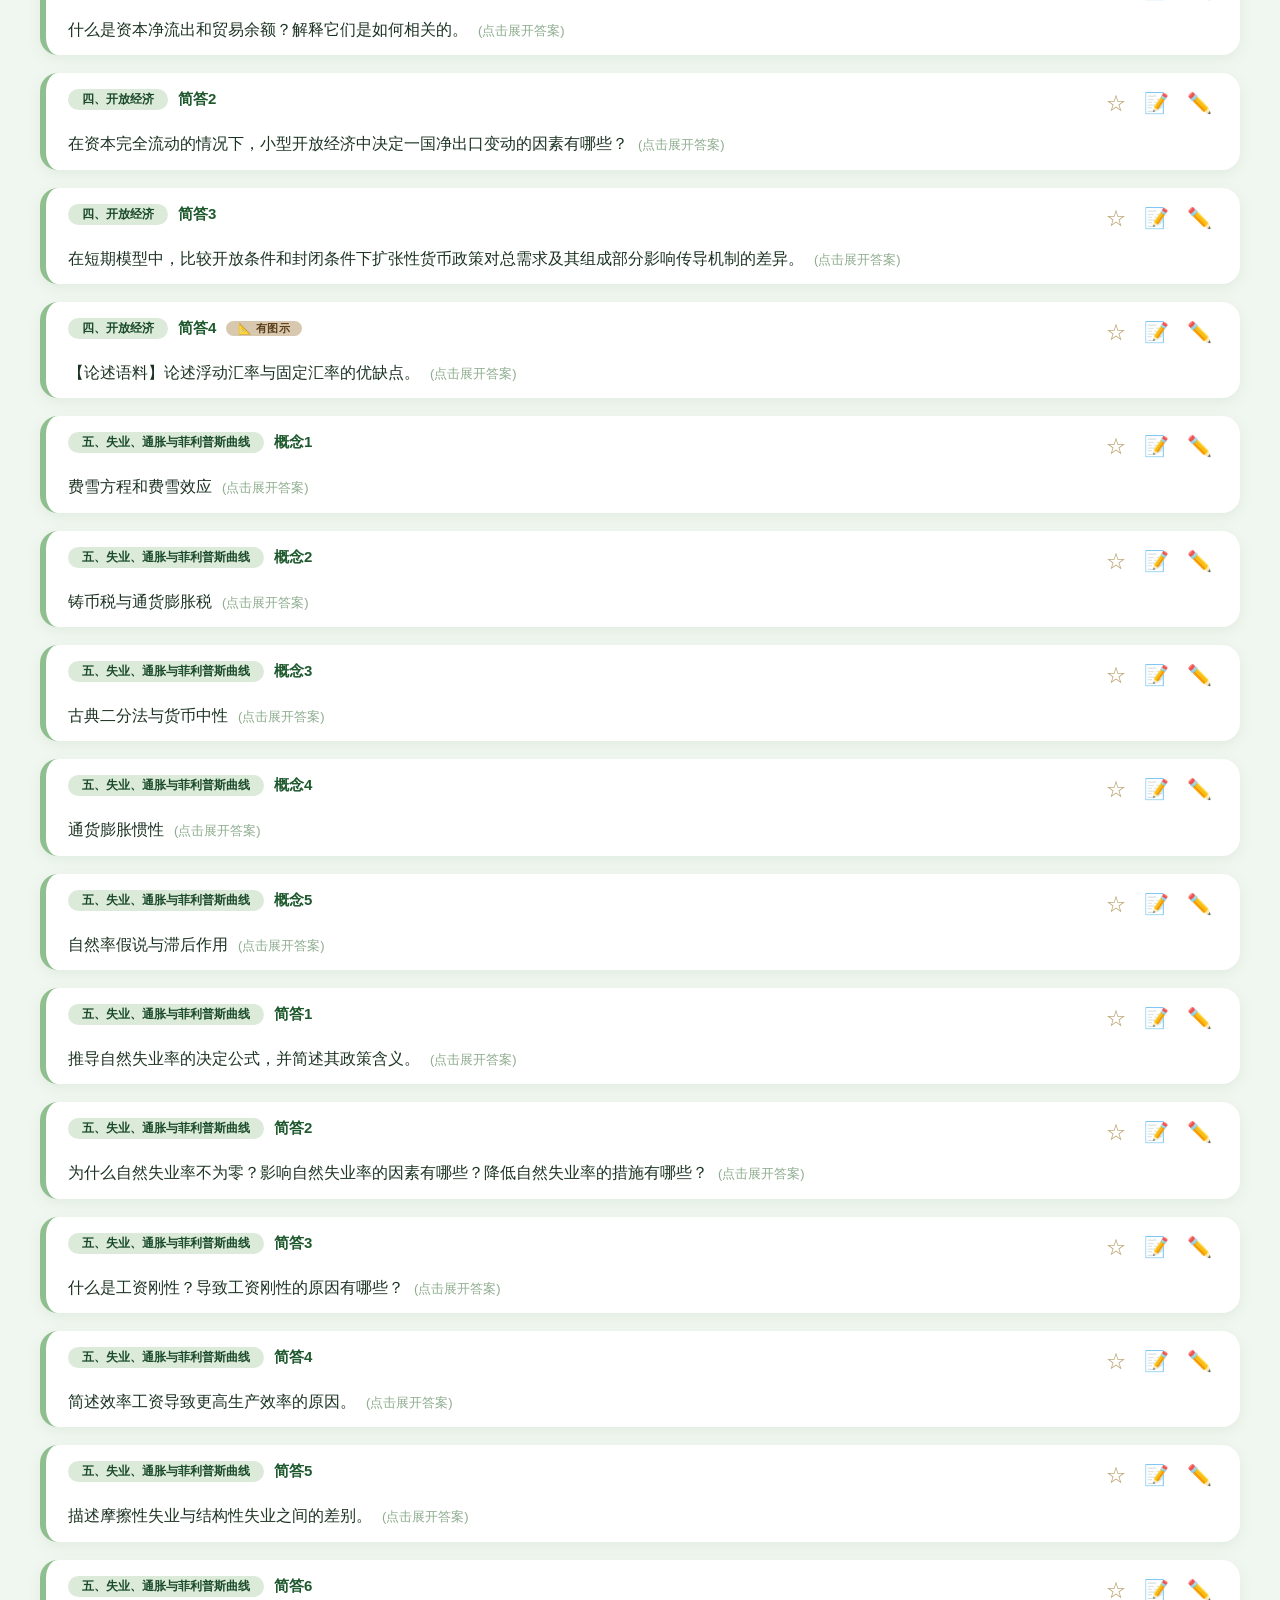
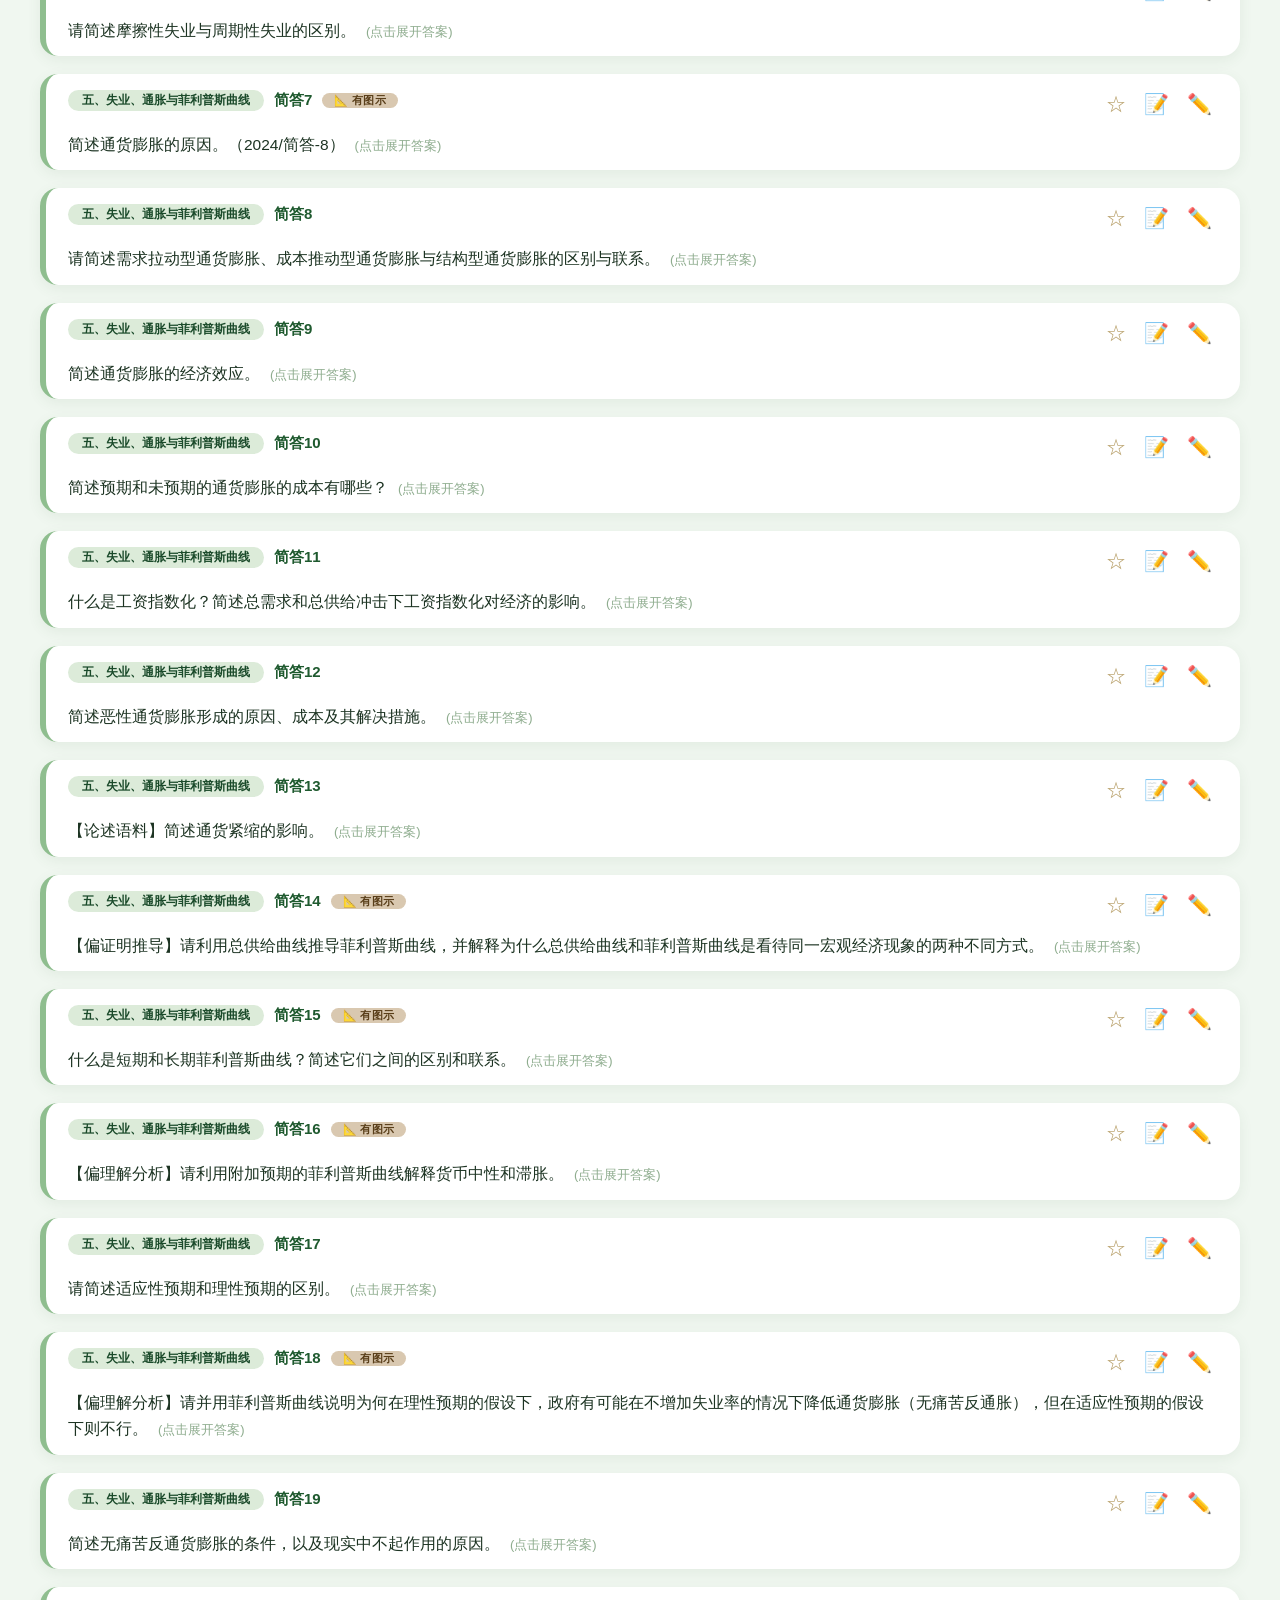
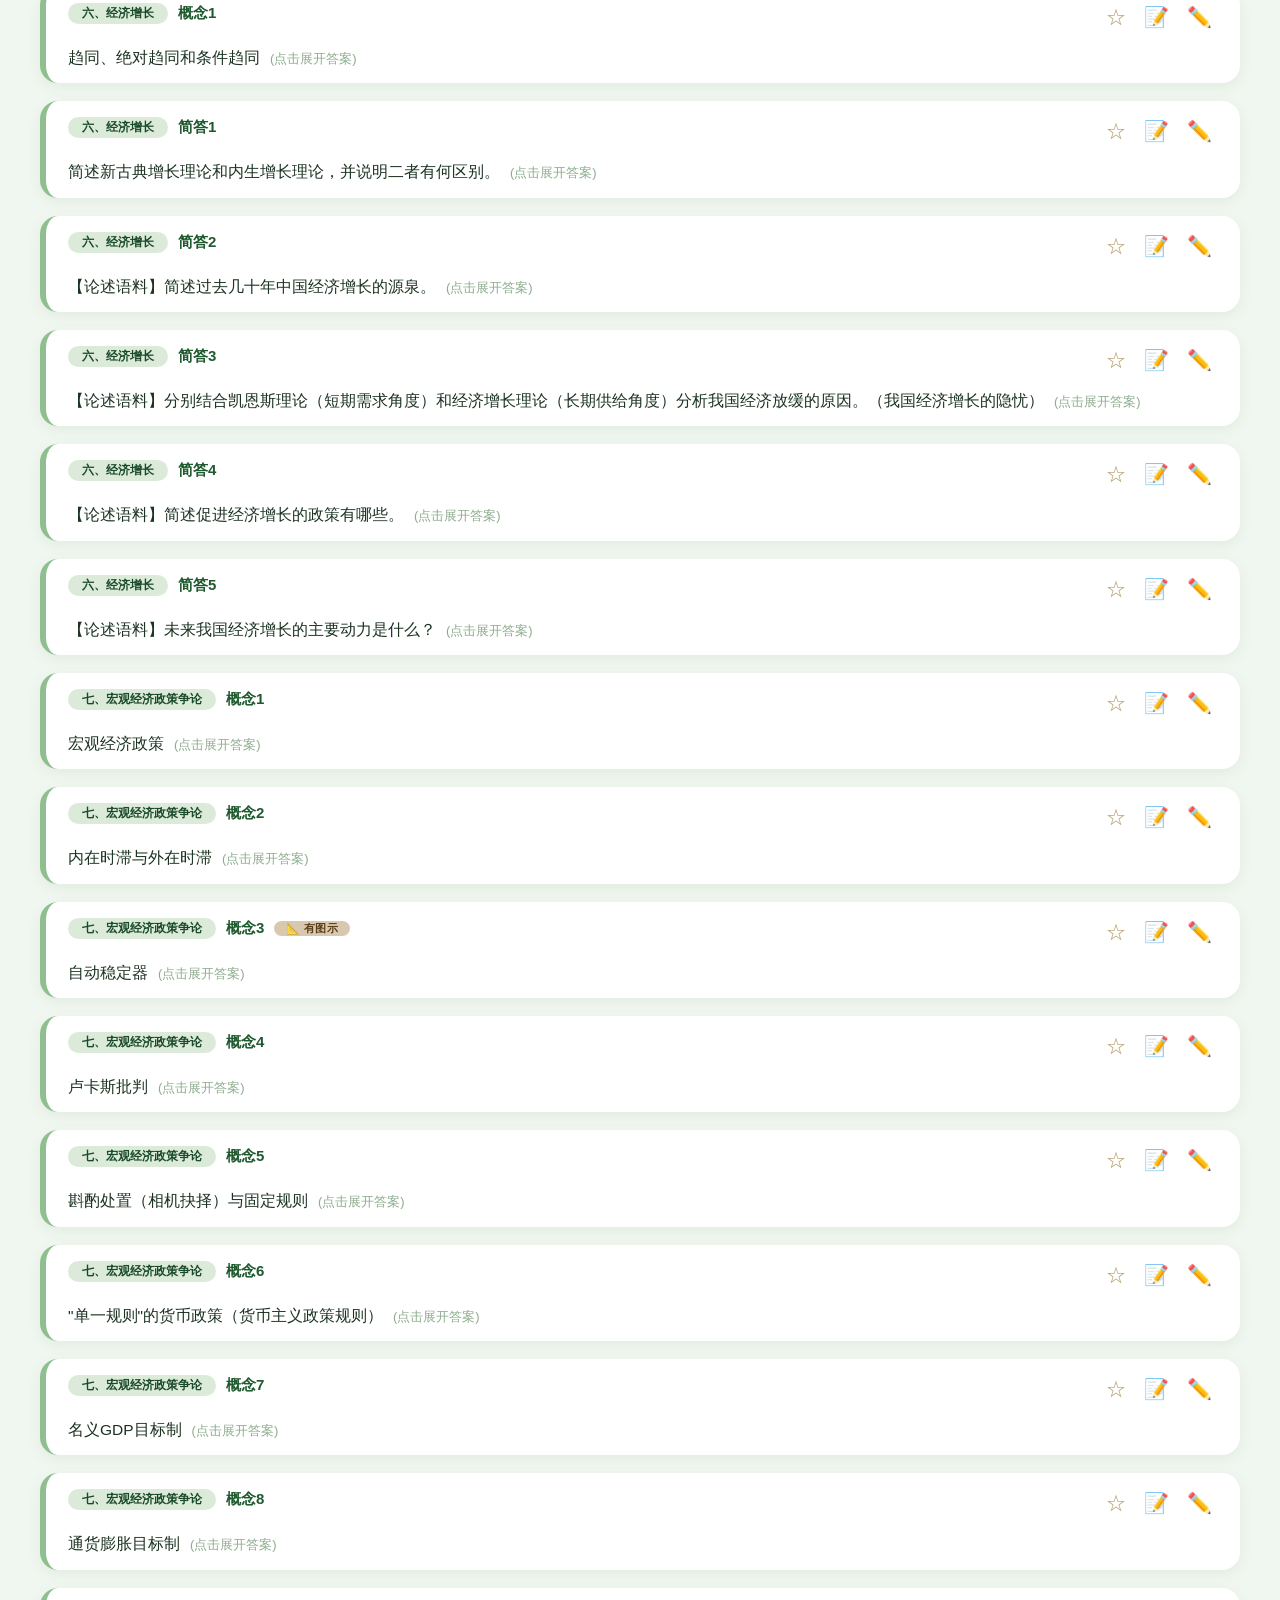
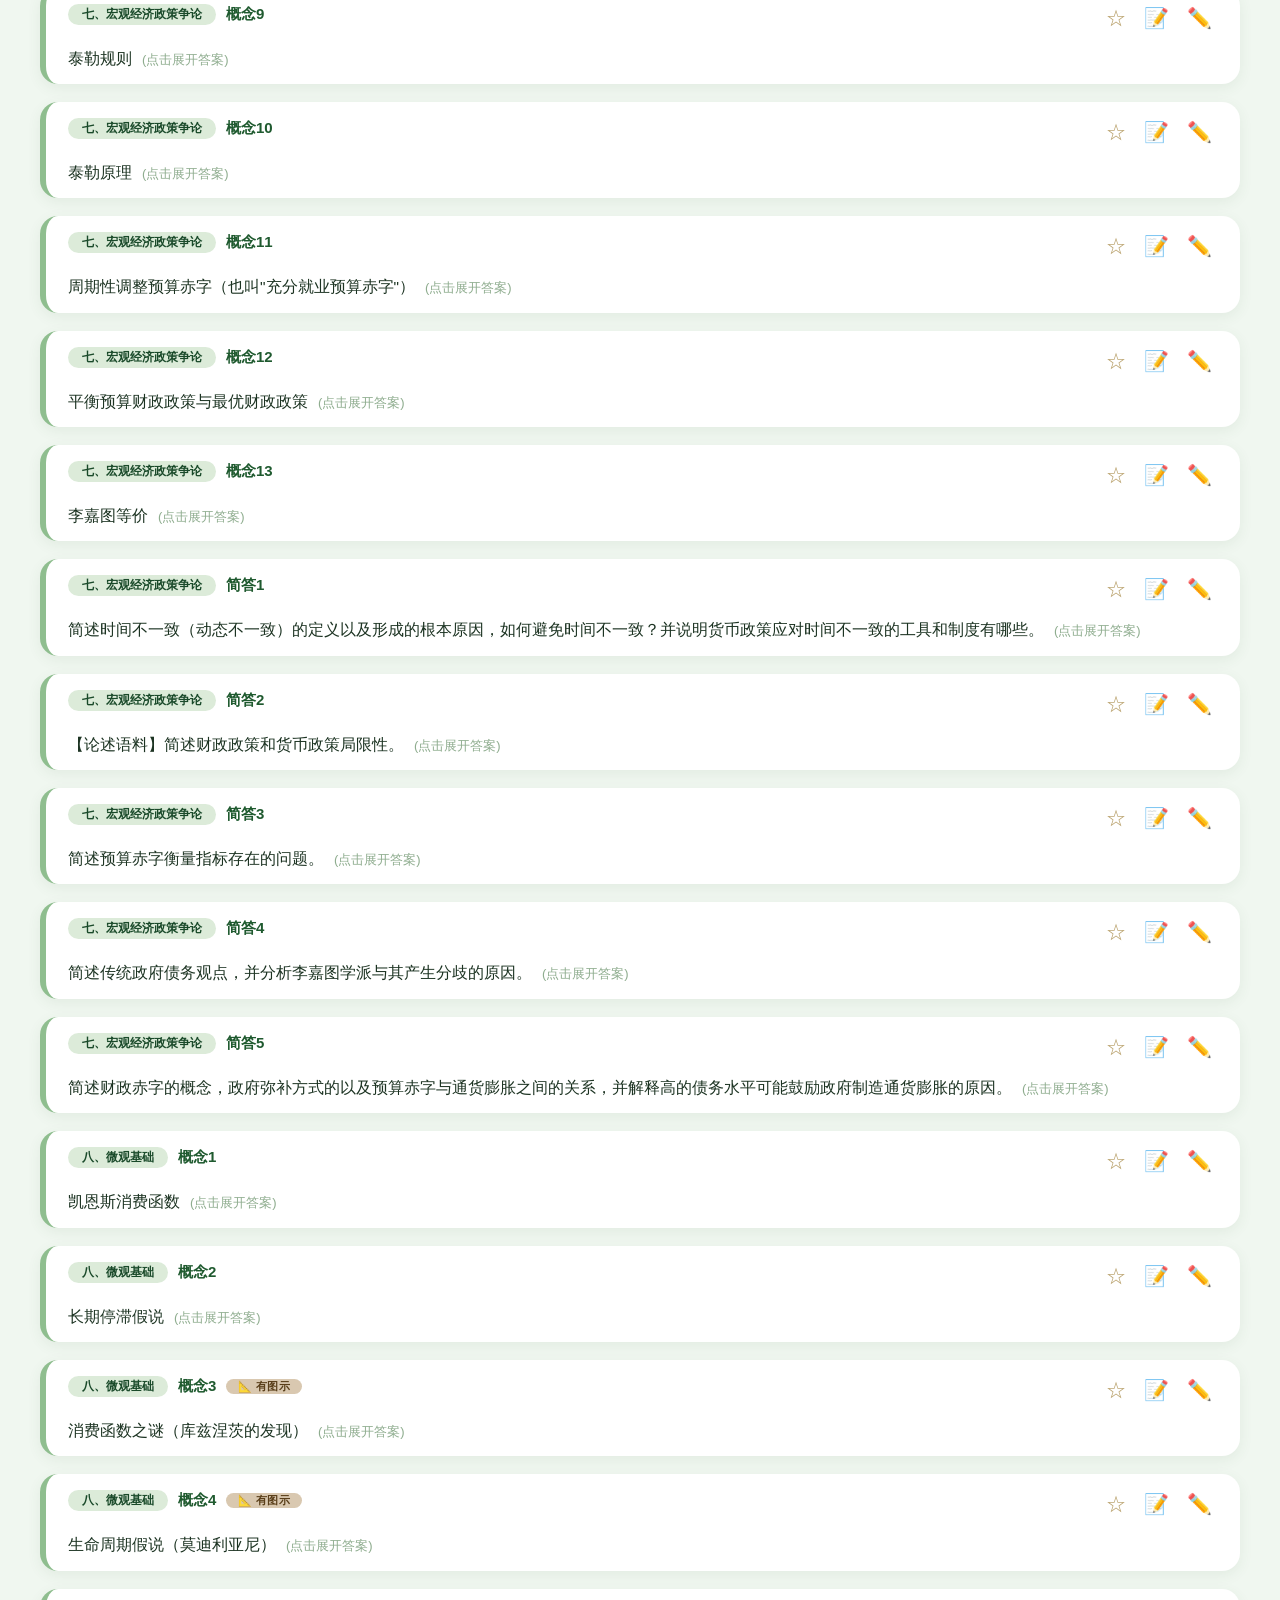
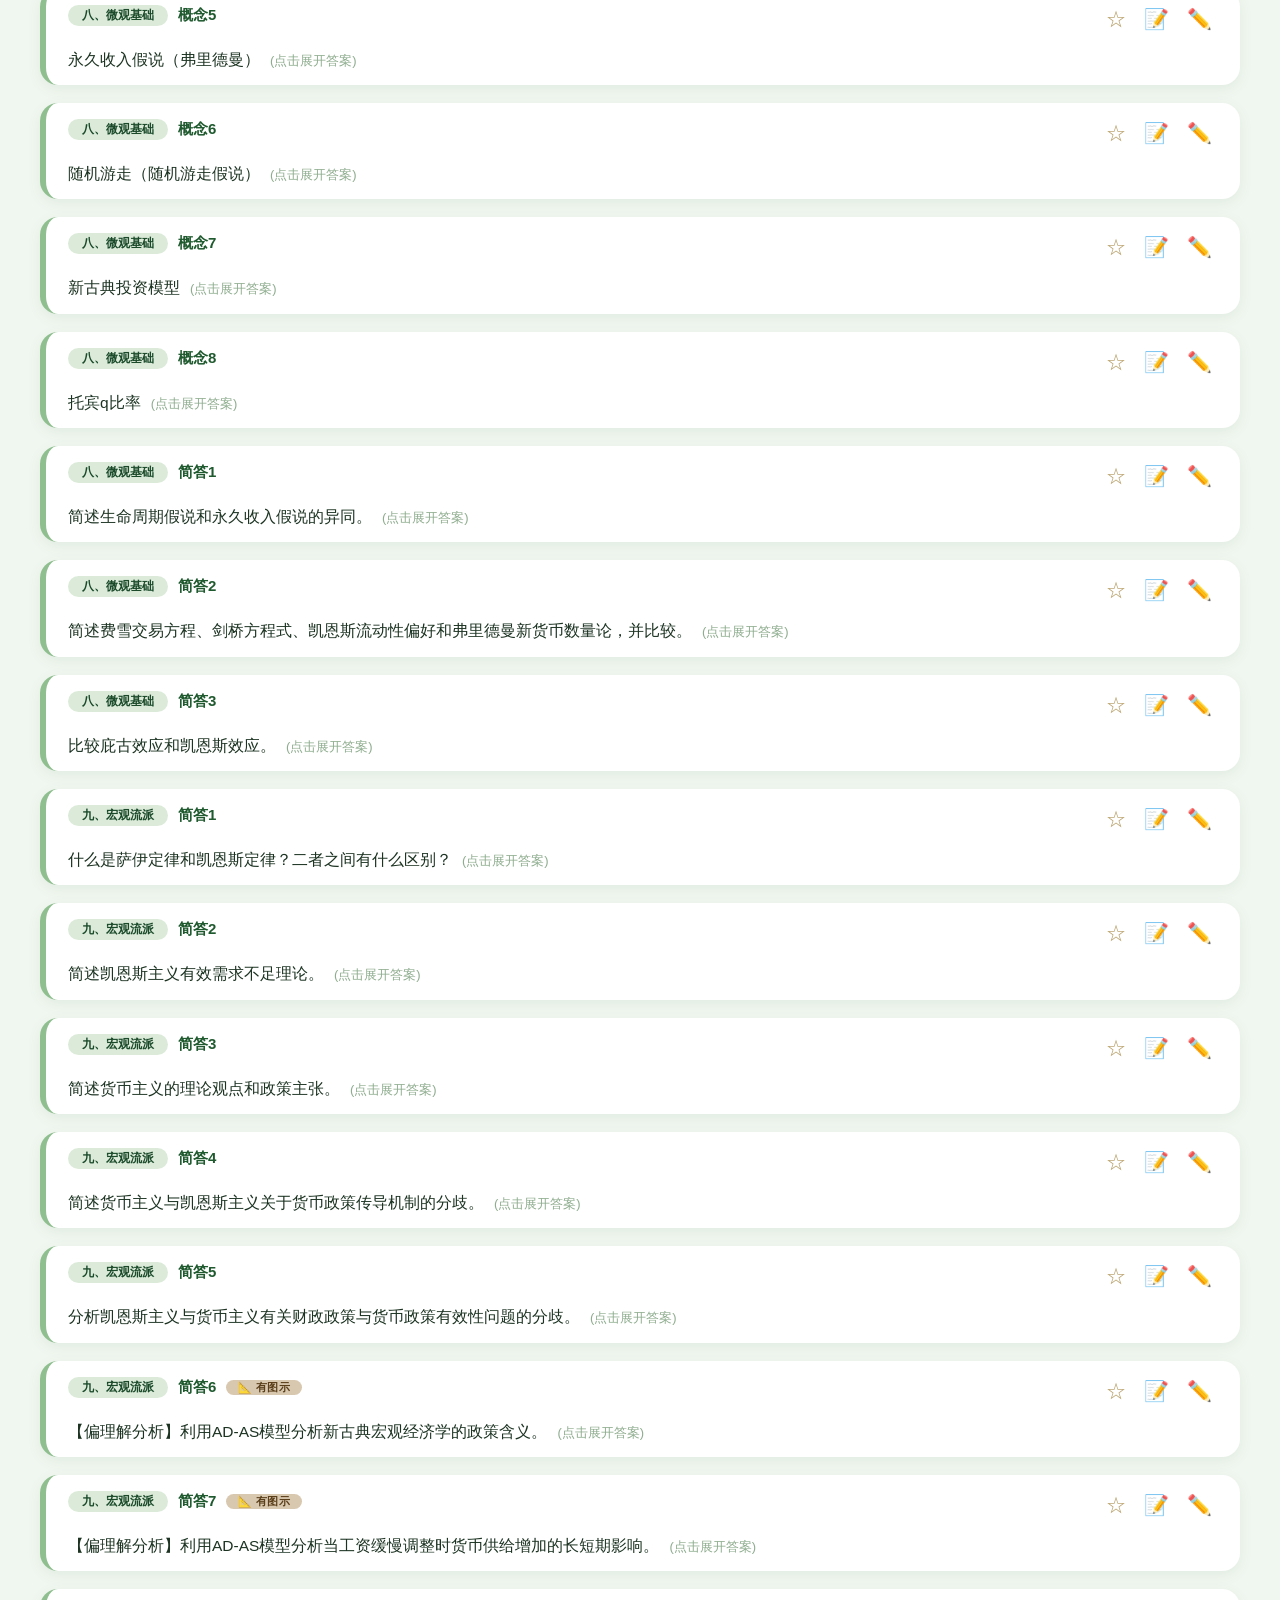
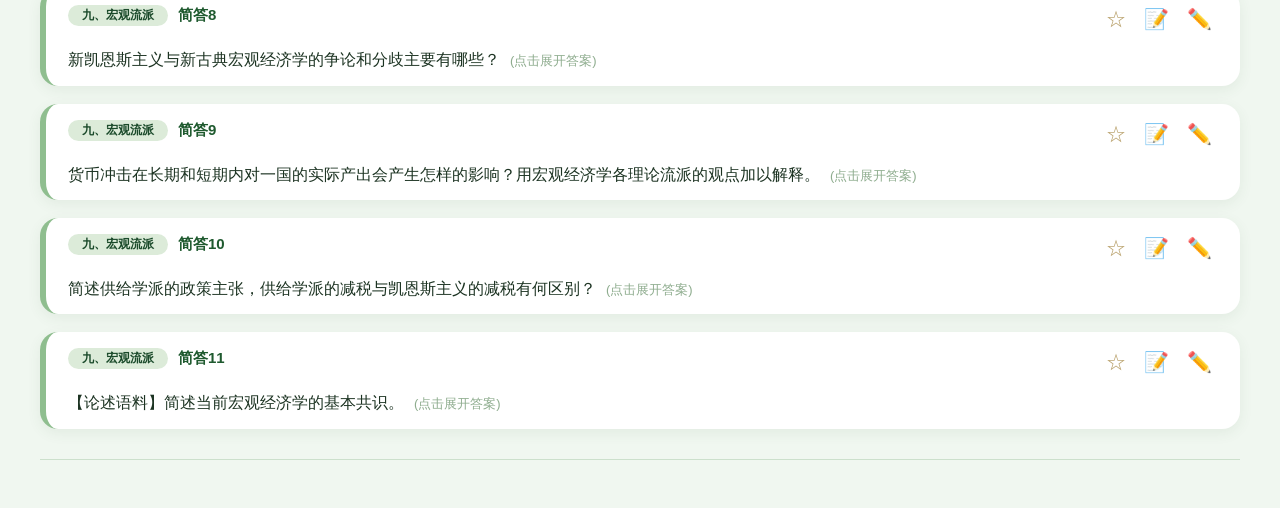
<file: 2macro-recitation.html>
<!DOCTYPE html>
<html lang="zh-CN">
<head>
<meta charset="UTF-8">
<meta name="viewport" content="width=device-width, initial-scale=1.0">
<link rel="icon" type="image/svg+xml" href="icons/icon.svg">
<link rel="icon" href="icons/favicon.ico" sizes="16x16 32x32 48x48">
<link rel="icon" type="image/png" sizes="32x32" href="icons/favicon-32.png">
<link rel="icon" type="image/png" sizes="16x16" href="icons/favicon-16.png">
<link rel="apple-touch-icon" sizes="180x180" href="icons/apple-touch-icon.png">
<link rel="manifest" href="manifest.webmanifest">
<meta name="theme-color" content="#E0D1EF">
<title>宏观背诵 · 记忆卡</title>

<link rel="stylesheet" href="vendor/katex/katex.min.css">
<link rel="stylesheet" href="ui/tokens.css?v=20261113a">
<link rel="stylesheet" href="theme/tokens.css?v=20261113a">
<link rel="stylesheet" href="ui/components.css?v=20261113a">
<link rel="stylesheet" href="ui/section-nav.css?v=20261113a">
<link rel="stylesheet" href="ui/page.css?v=20261113a">
<link rel="stylesheet" href="ui/richnote.css?v=20261113a">
<link rel="stylesheet" href="ui/imgctl.css?v=20261113a">
<link rel="stylesheet" href="ui/top-btn.css?v=20261113a">

<link rel="stylesheet" href="ui/ai.css?v=20261113a">
<script src="engine/search-jump.js?v=20261117a"></script>
</head>

<body data-preset="tinted">

<header class="app-header">
  <h1 id="pageTitle">南开经济学 · 宏观背诵手册记忆卡</h1>
  <div class="stats" id="stats"></div>
</header>

<div class="filter-bar" id="filterBar">
  <div class="dims" id="filterDims"></div>
  <span class="search-wrap"><input type="text" id="pageSearch" placeholder="搜索题目关键词…"><button type="button" class="search-clear" id="pageClear" aria-label="清空搜索"><svg viewBox="0 0 12 12" aria-hidden="true"><path d="M2.2 2.2l7.6 7.6M9.8 2.2l-7.6 7.6" stroke="currentColor" stroke-width="1.5" stroke-linecap="round"/></svg></button></span>
  <button type="button" class="btn-soft" id="btnReset">重置筛选</button>
  <button type="button" class="btn-random" id="btnRandom">🎲 随机抽查</button>
</div>

<div class="single-mode-bar" id="singleModeBar">
  <div class="mode-left">
    <button type="button" class="btn-nav" id="prevCardBtn" title="上一张">◀</button>
    <span class="card-id-badge" id="singleCardBadge">卡片 #1</span>
    <button type="button" class="btn-nav" id="nextCardBtn" title="下一张">▶</button>
    <span class="mode-hint">抽查中</span>
  </div>
  <button type="button" class="btn-exit-single" id="exitSingleBtn" title="退出抽查模式">✕</button>
</div>

<main class="card-grid" id="cardGrid"></main>

<div class="empty" id="empty" hidden>没有符合条件的卡片</div>

<div class="footer-note" id="footerNote"></div>

<div class="toast" id="toast"></div>

<script src="palette.config.js?v=20261113a"></script>
<script src="project.config.js?v=20261113a"></script>
<script src="2macro-recitation.config.js?v=20261113a"></script>
<script src="data/2macro-recitation.js?v=20261113a"></script>
<script src="vendor/katex/katex.min.js"></script>
<script src="engine/render/common.js?v=20261113a"></script>
<script src="engine/lines.js?v=20261113a"></script>
<script src="engine/render/table.js?v=20261113a"></script>
<script src="engine/render/unicode.js?v=20261113a"></script>
<script src="engine/render/latex.js?v=20261113a"></script>
<script src="engine/card.js?v=20261113a"></script>
<script src="engine/filters.js?v=20261113a"></script>
<script src="engine/store.js?v=20261113a"></script>
<script src="engine/ui.js?v=20261113a"></script>
<script src="engine/userdata.js?v=20261113a"></script>
<script src="engine/blobstore.js?v=20261113a"></script>
<script src="engine/image-store.js?v=20261113a"></script>
<script src="engine/notes.js?v=20261113a"></script>
<script src="engine/imgctl/core.js?v=20261113a"></script>
<script src="engine/editor/core.js?v=20261113a"></script>
<script src="engine/richnote.js?v=20261113a"></script>
<script src="engine/edit.js?v=20261113a"></script>
<script src="engine/selftest.js?v=20261113a"></script>
<script src="engine/filtermemory.js?v=20261113a"></script>
<script src="engine/single.js?v=20261113a"></script>
<script src="nav.config.js?v=20261113a"></script>
<script src="engine/section-nav.js?v=20261113a"></script>
<script src="engine/page.js?v=20261113a"></script>

<script>
KB.Page.mount();
</script>

<script src="ai.config.js?v=20261113a"></script>
<script src="engine/ai/common.js?v=20261113a"></script>
<script src="engine/ai/codec.js?v=20261113a"></script>
<script src="engine/ai/storage.js?v=20261113a"></script>
<script src="engine/ai/markdown.js?v=20261113a"></script>
<script src="engine/ai/context.js?v=20261113a"></script>
<script src="engine/ai/attach.js?v=20261113a"></script>
<script src="engine/ai/nav.js?v=20261113a"></script>
<script src="engine/ai/messages.js?v=20261113a"></script>
<script src="engine/ai/stream.js?v=20261113a"></script>
<script src="engine/ai/share.js?v=20261113a"></script>
<script src="engine/ai/cards.js?v=20261113a"></script>
<script src="engine/ai/core.js?v=20261113a"></script>
<script>KB.AI.mount();</script>
<script src="engine/top-btn.js?v=20261113a"></script>
</body>
</html>
</file>
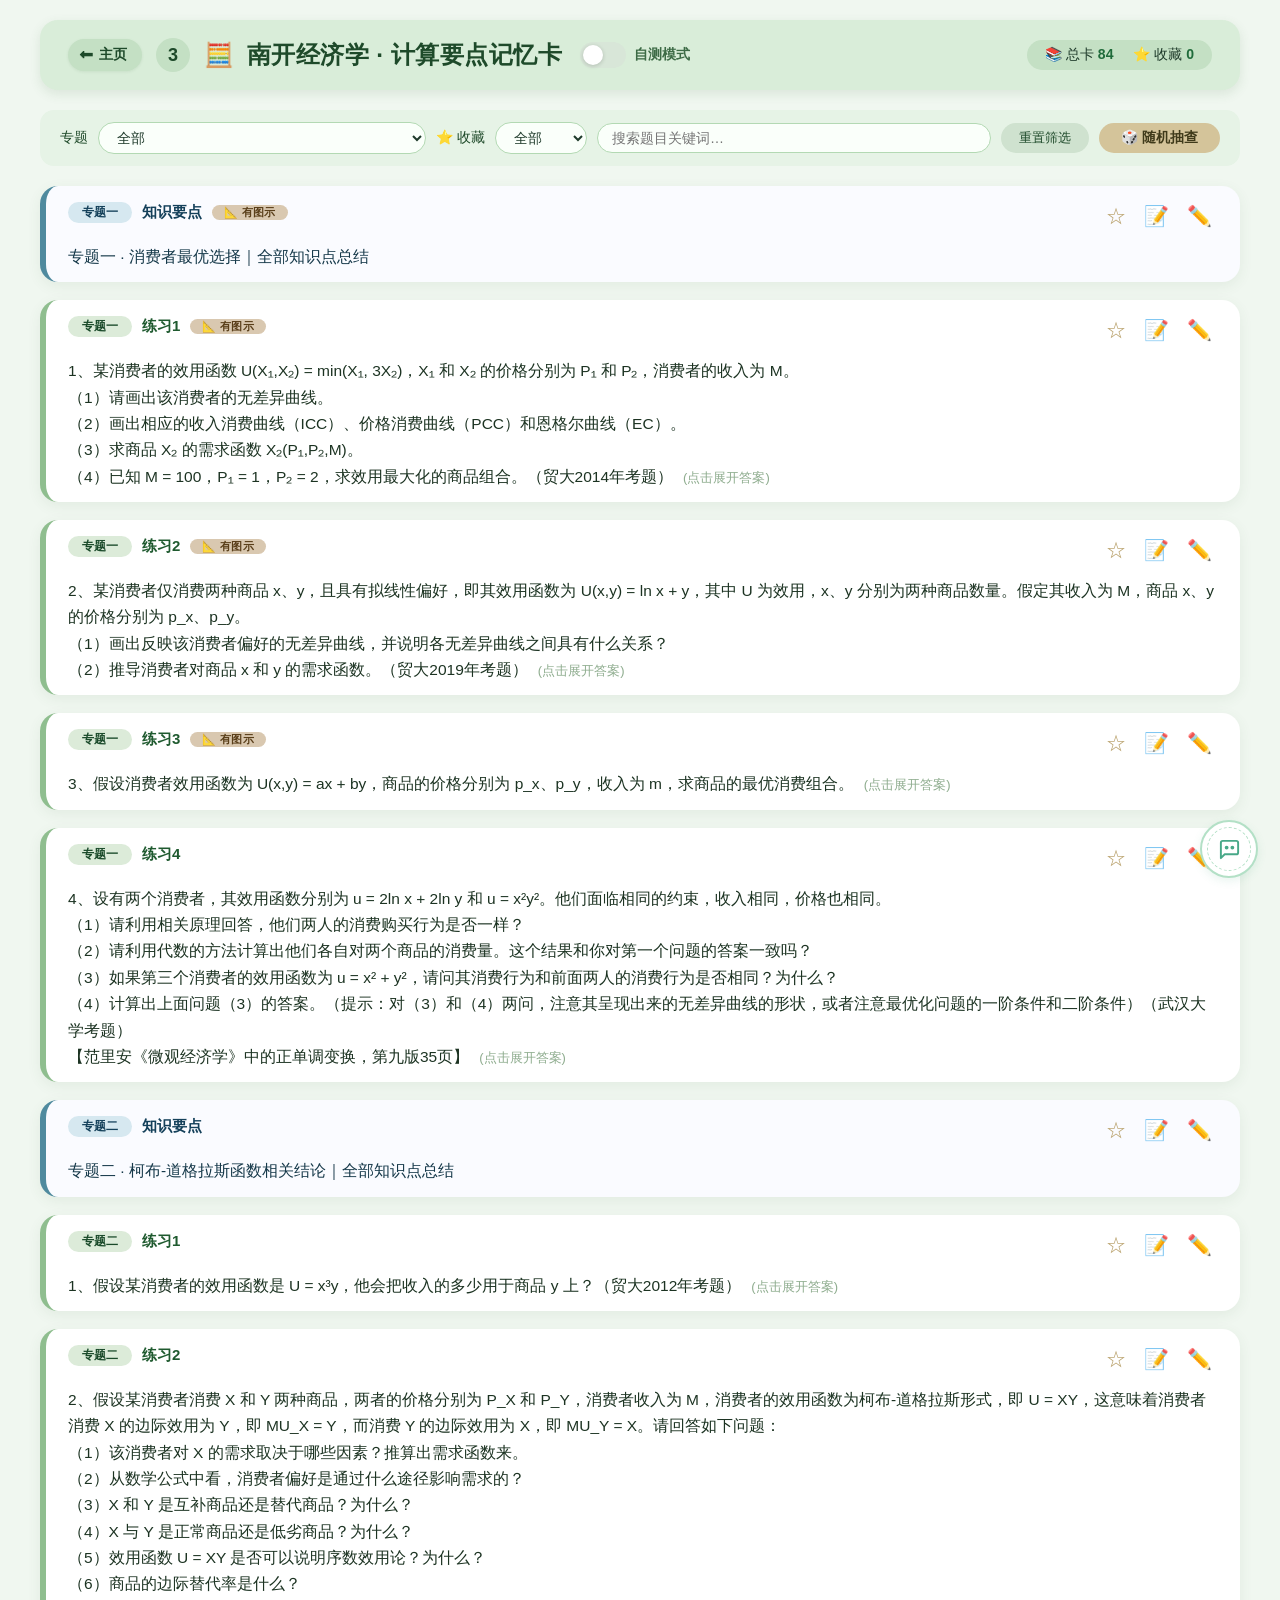
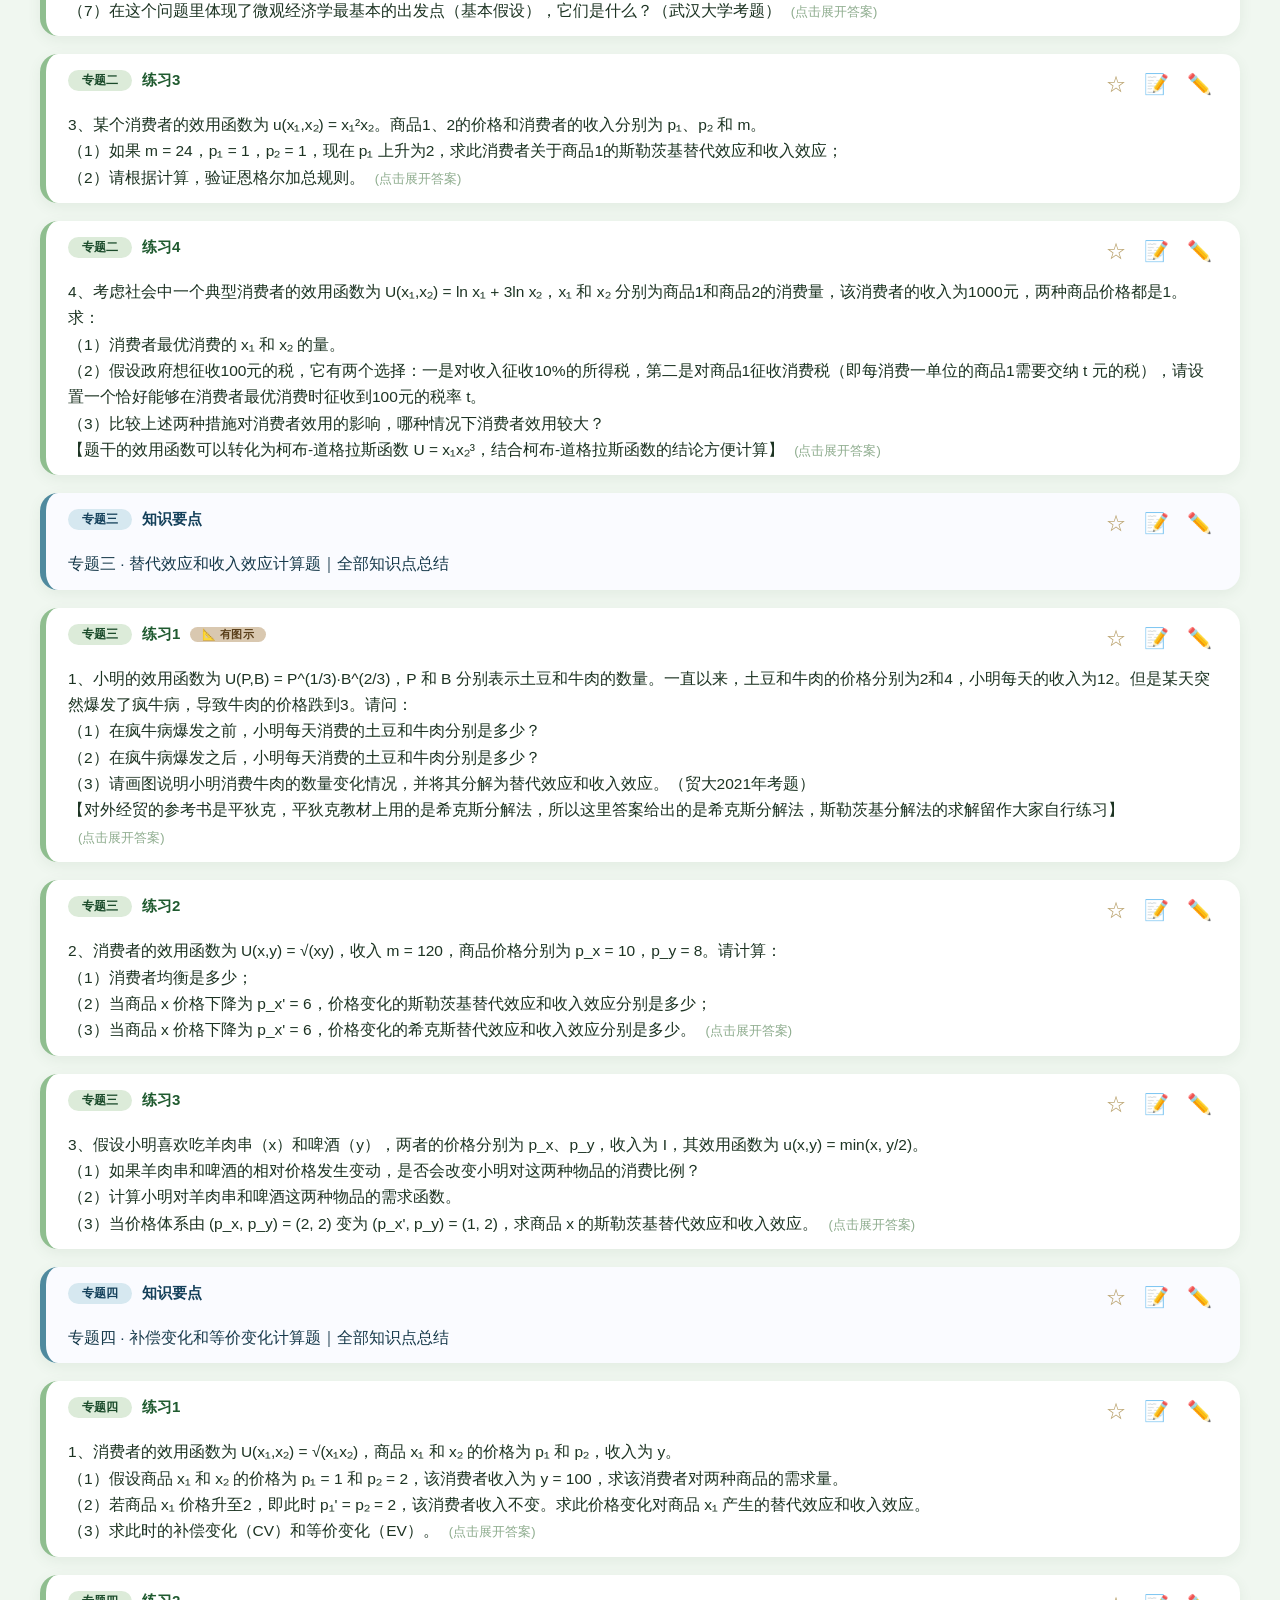
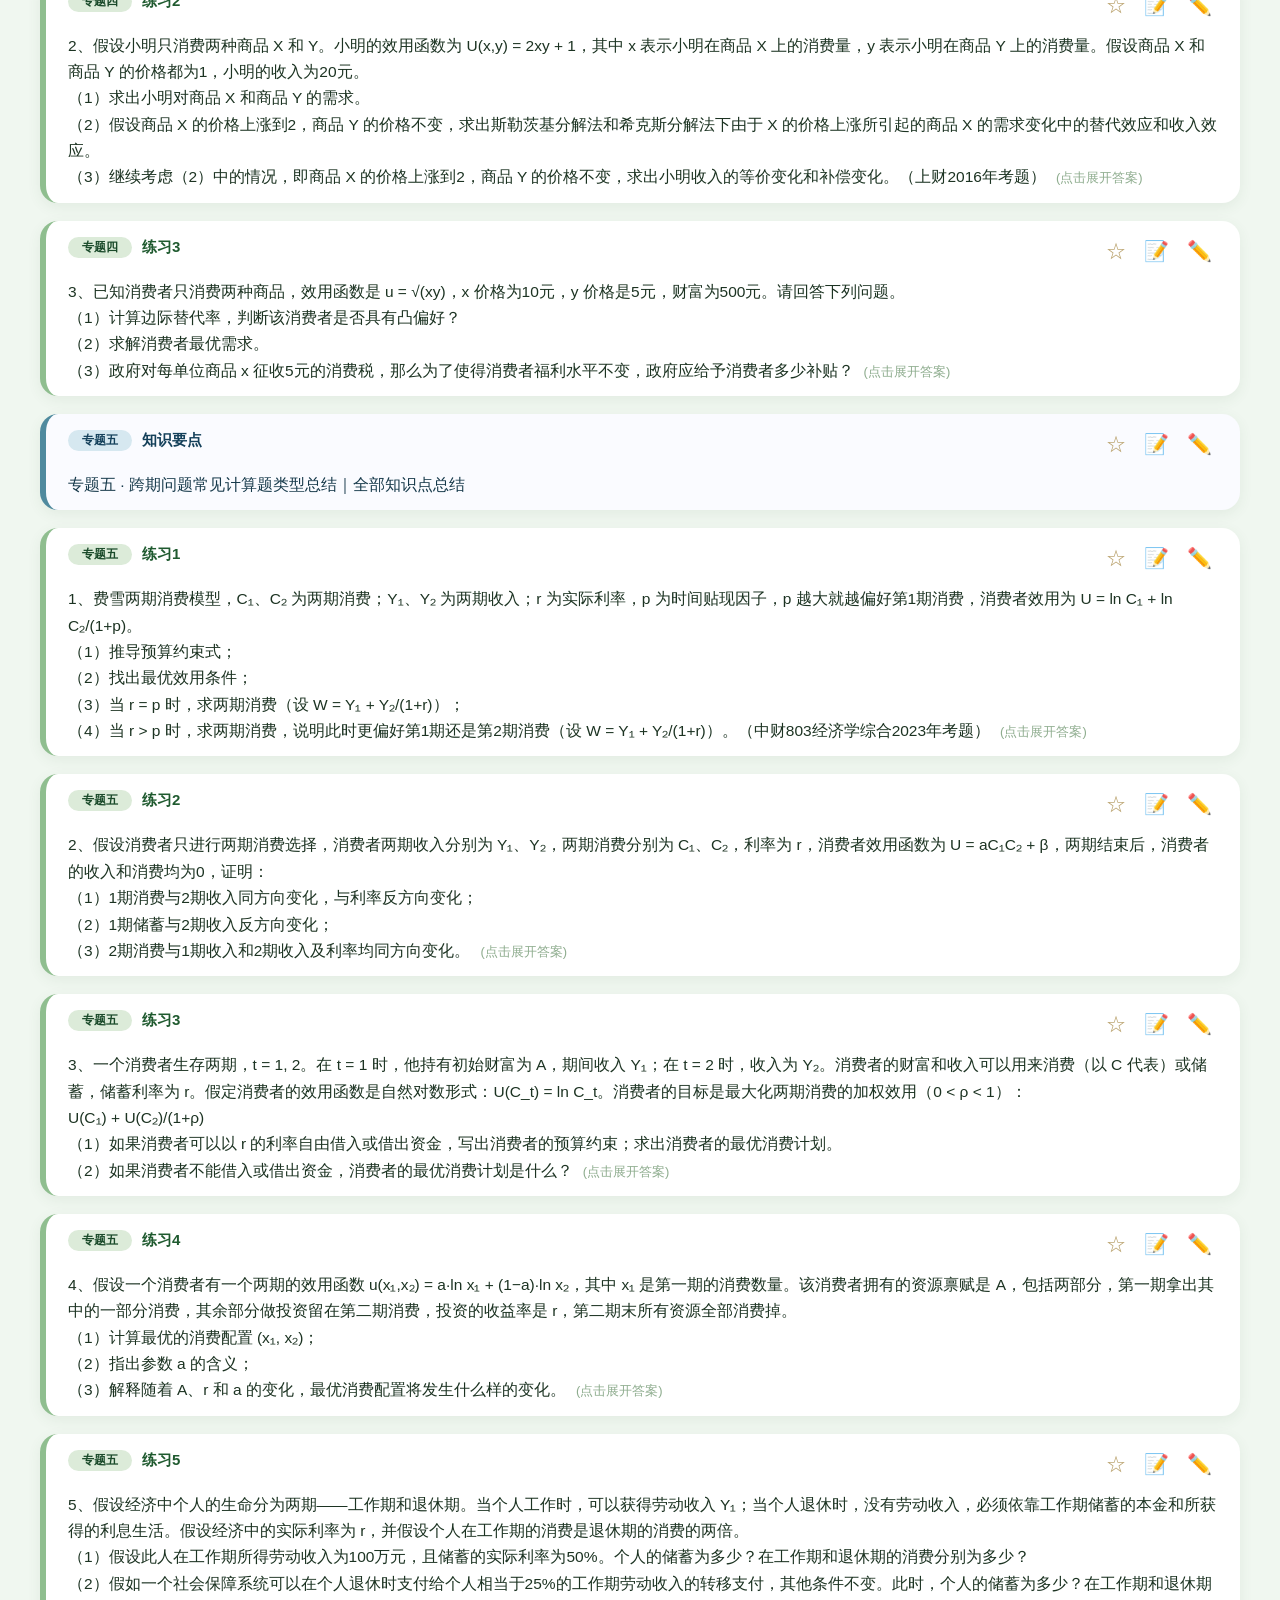
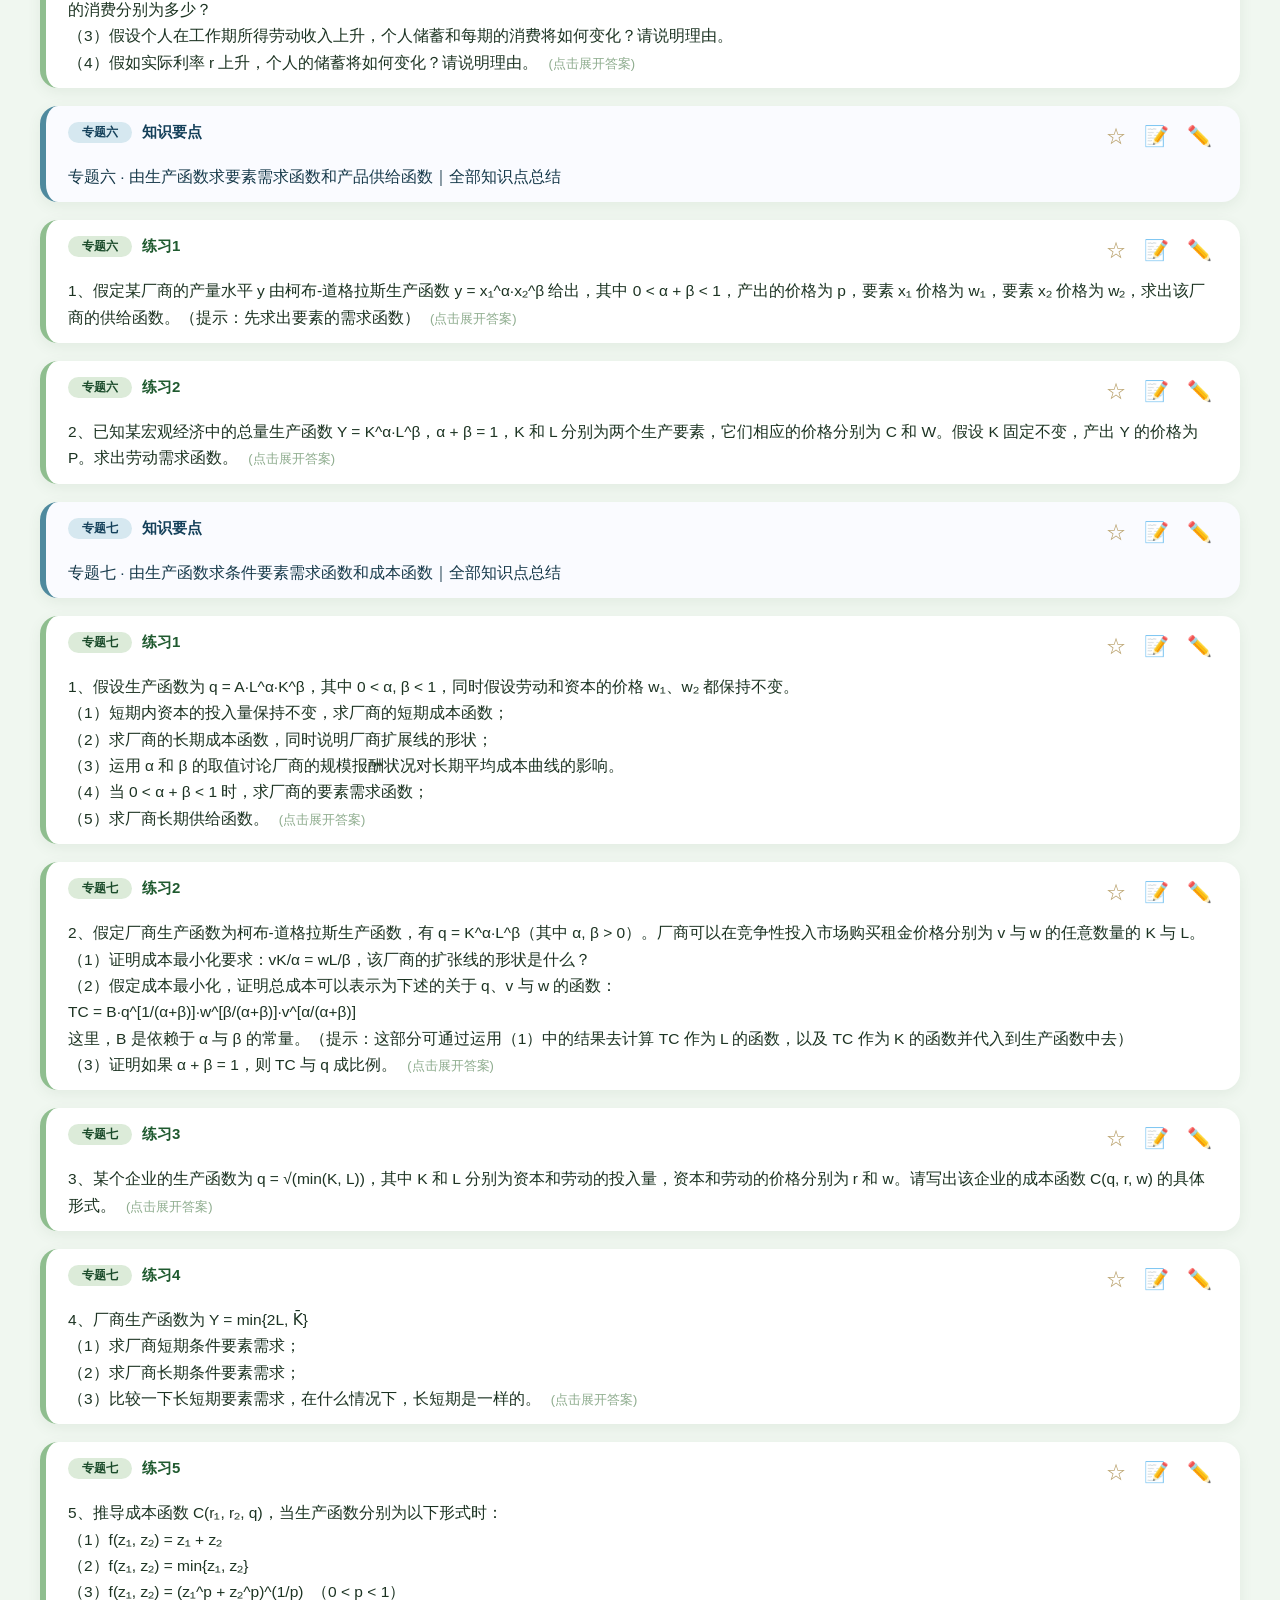
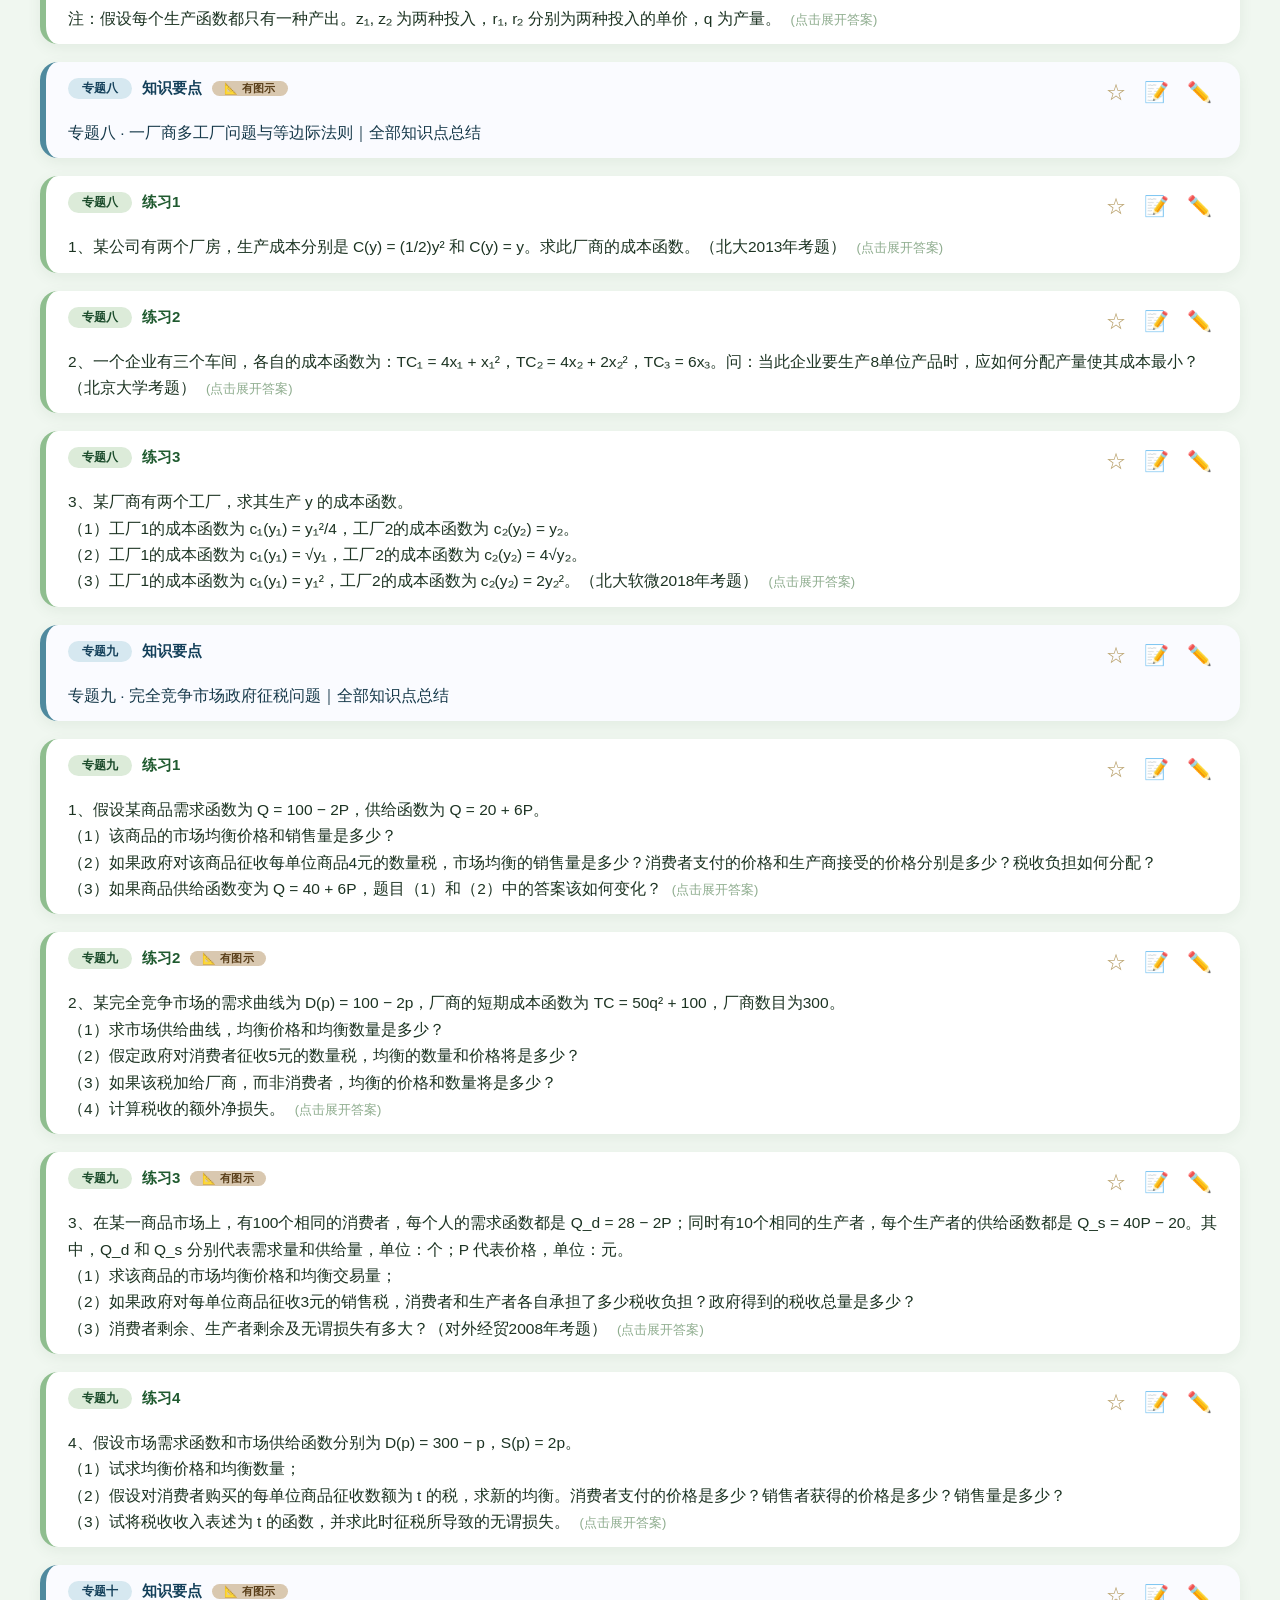
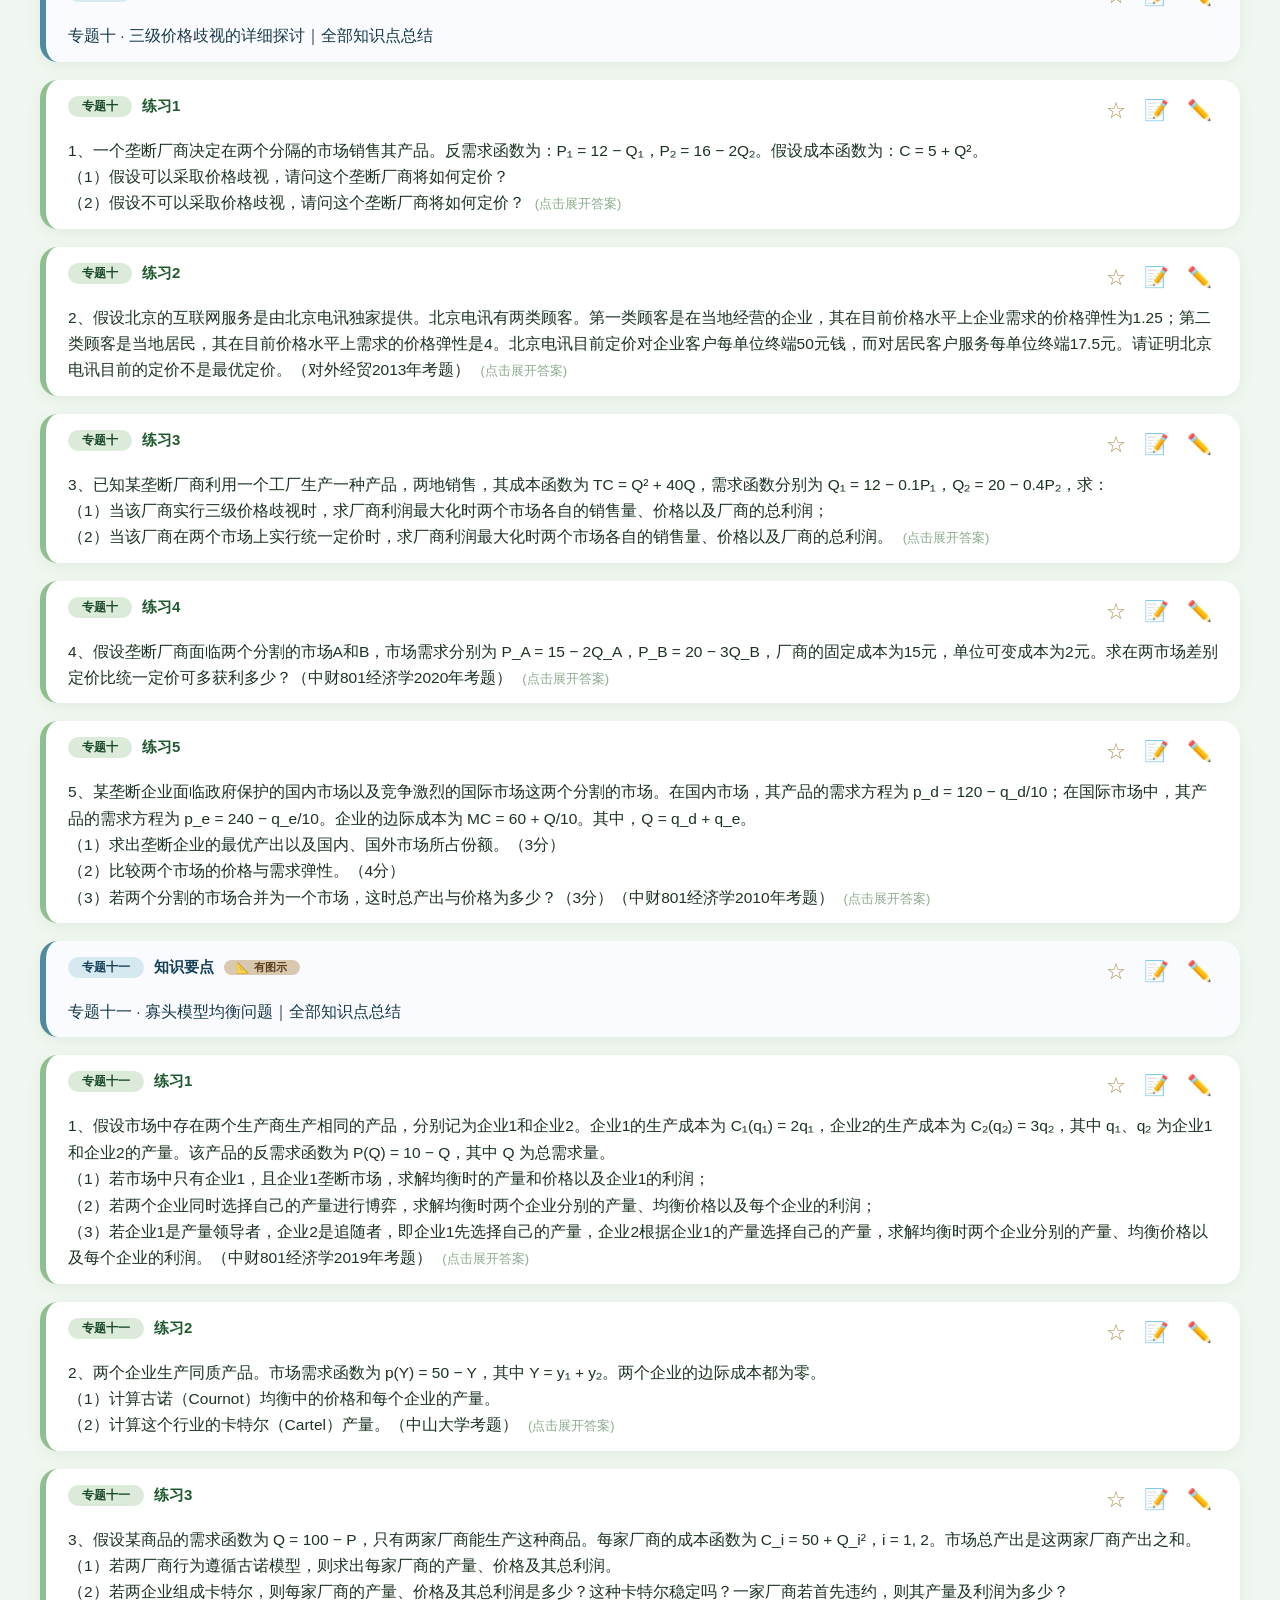
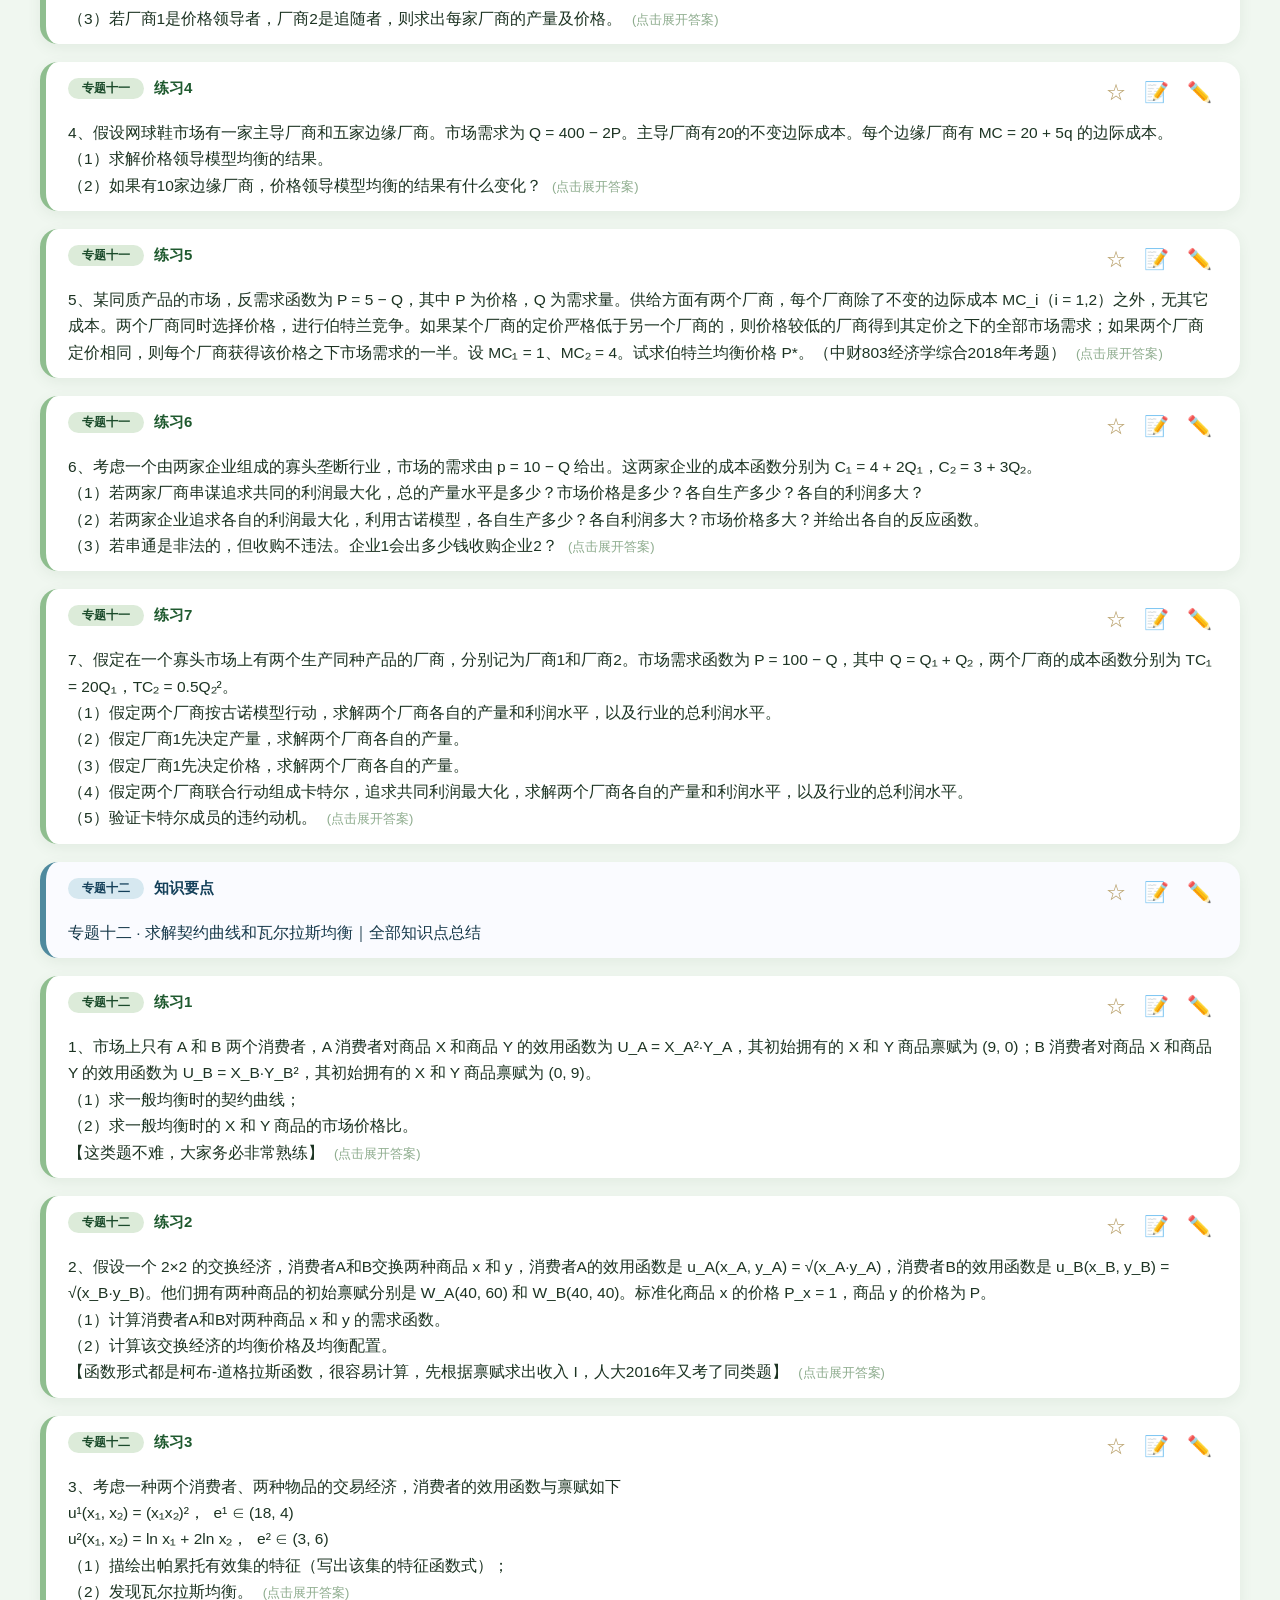
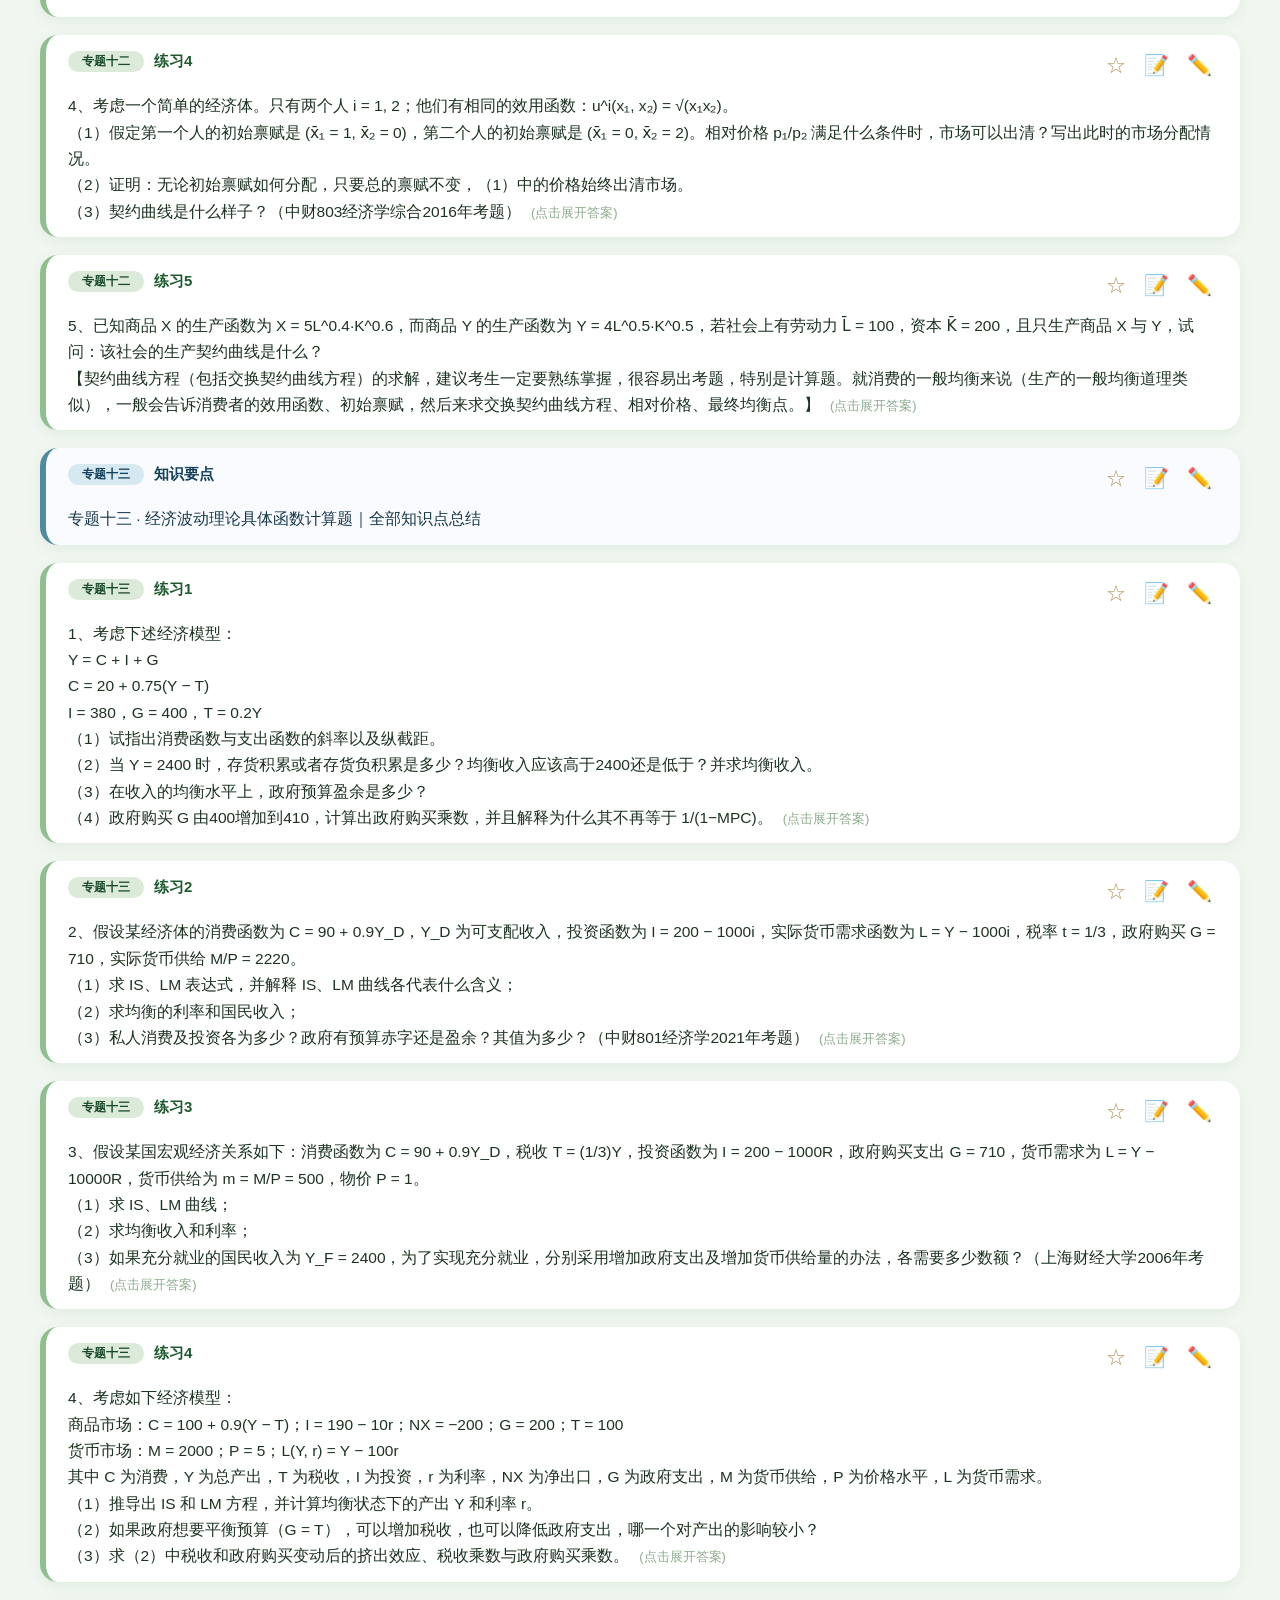
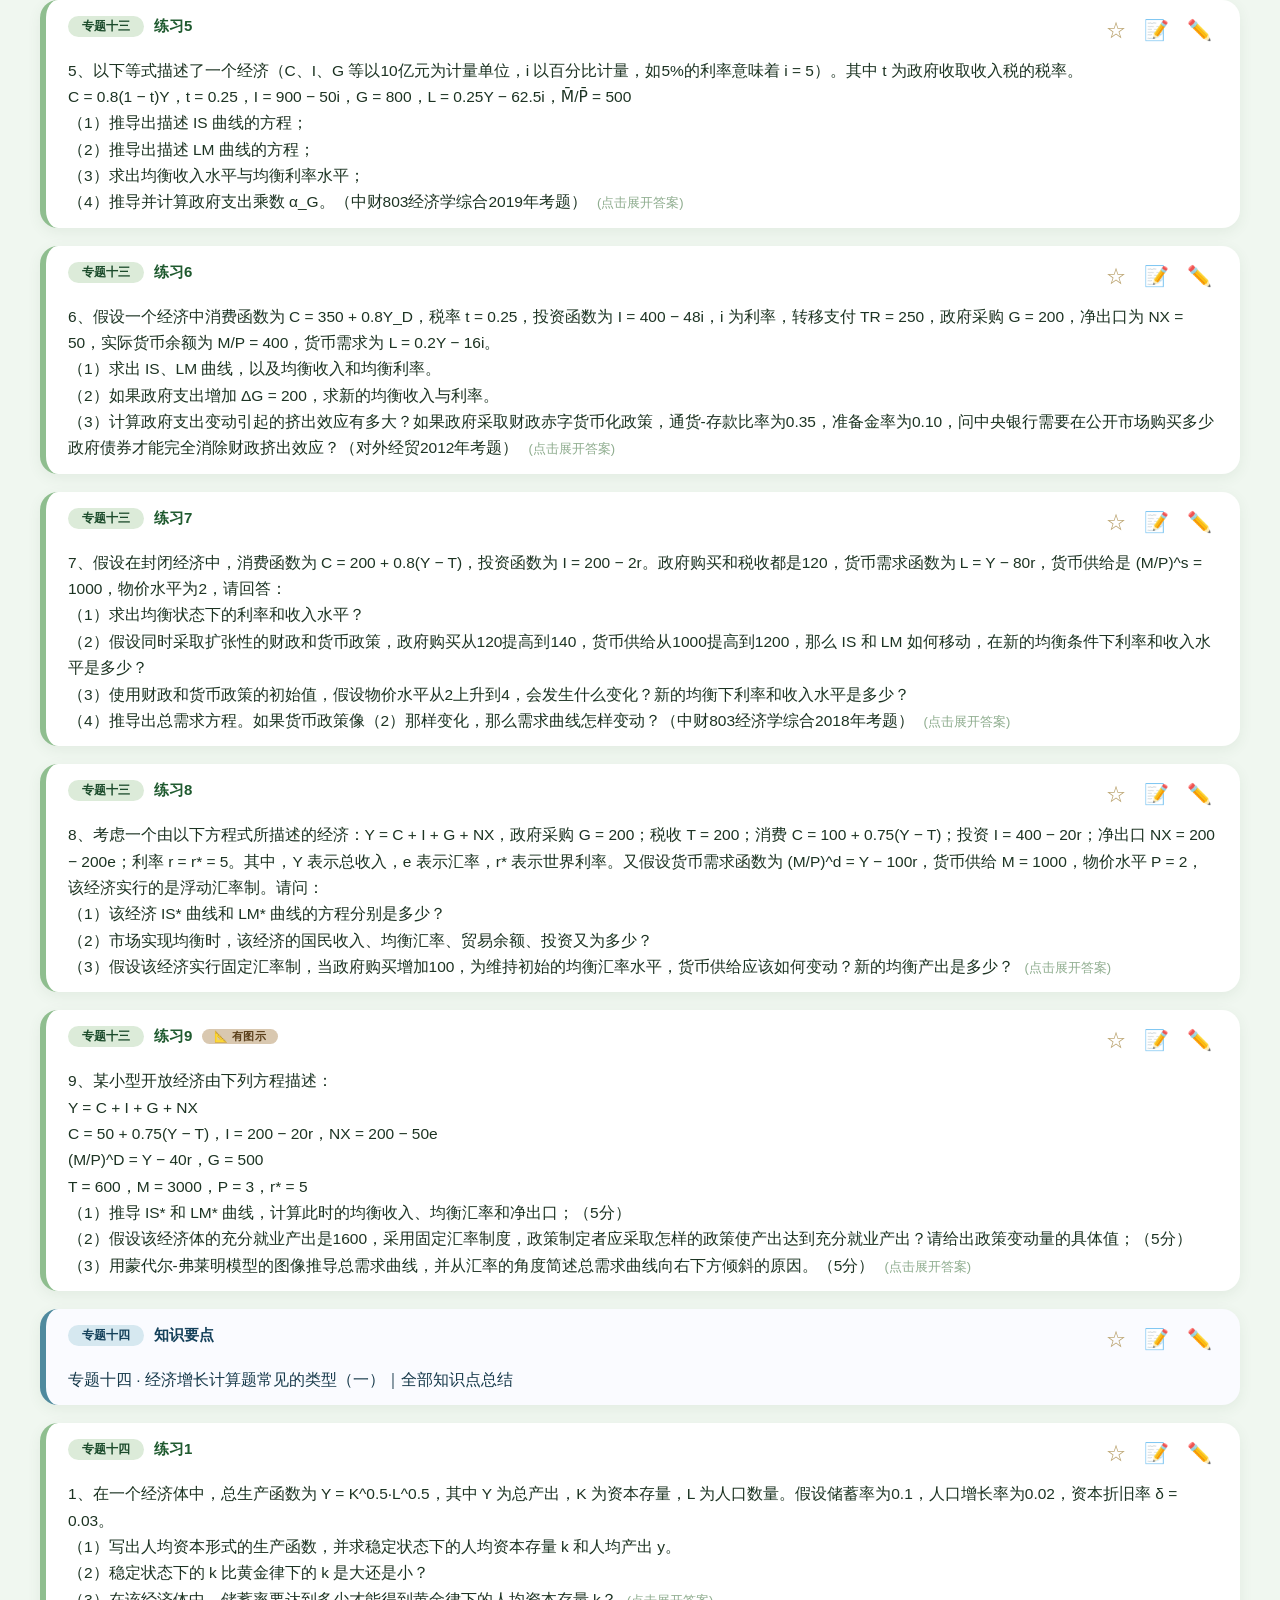
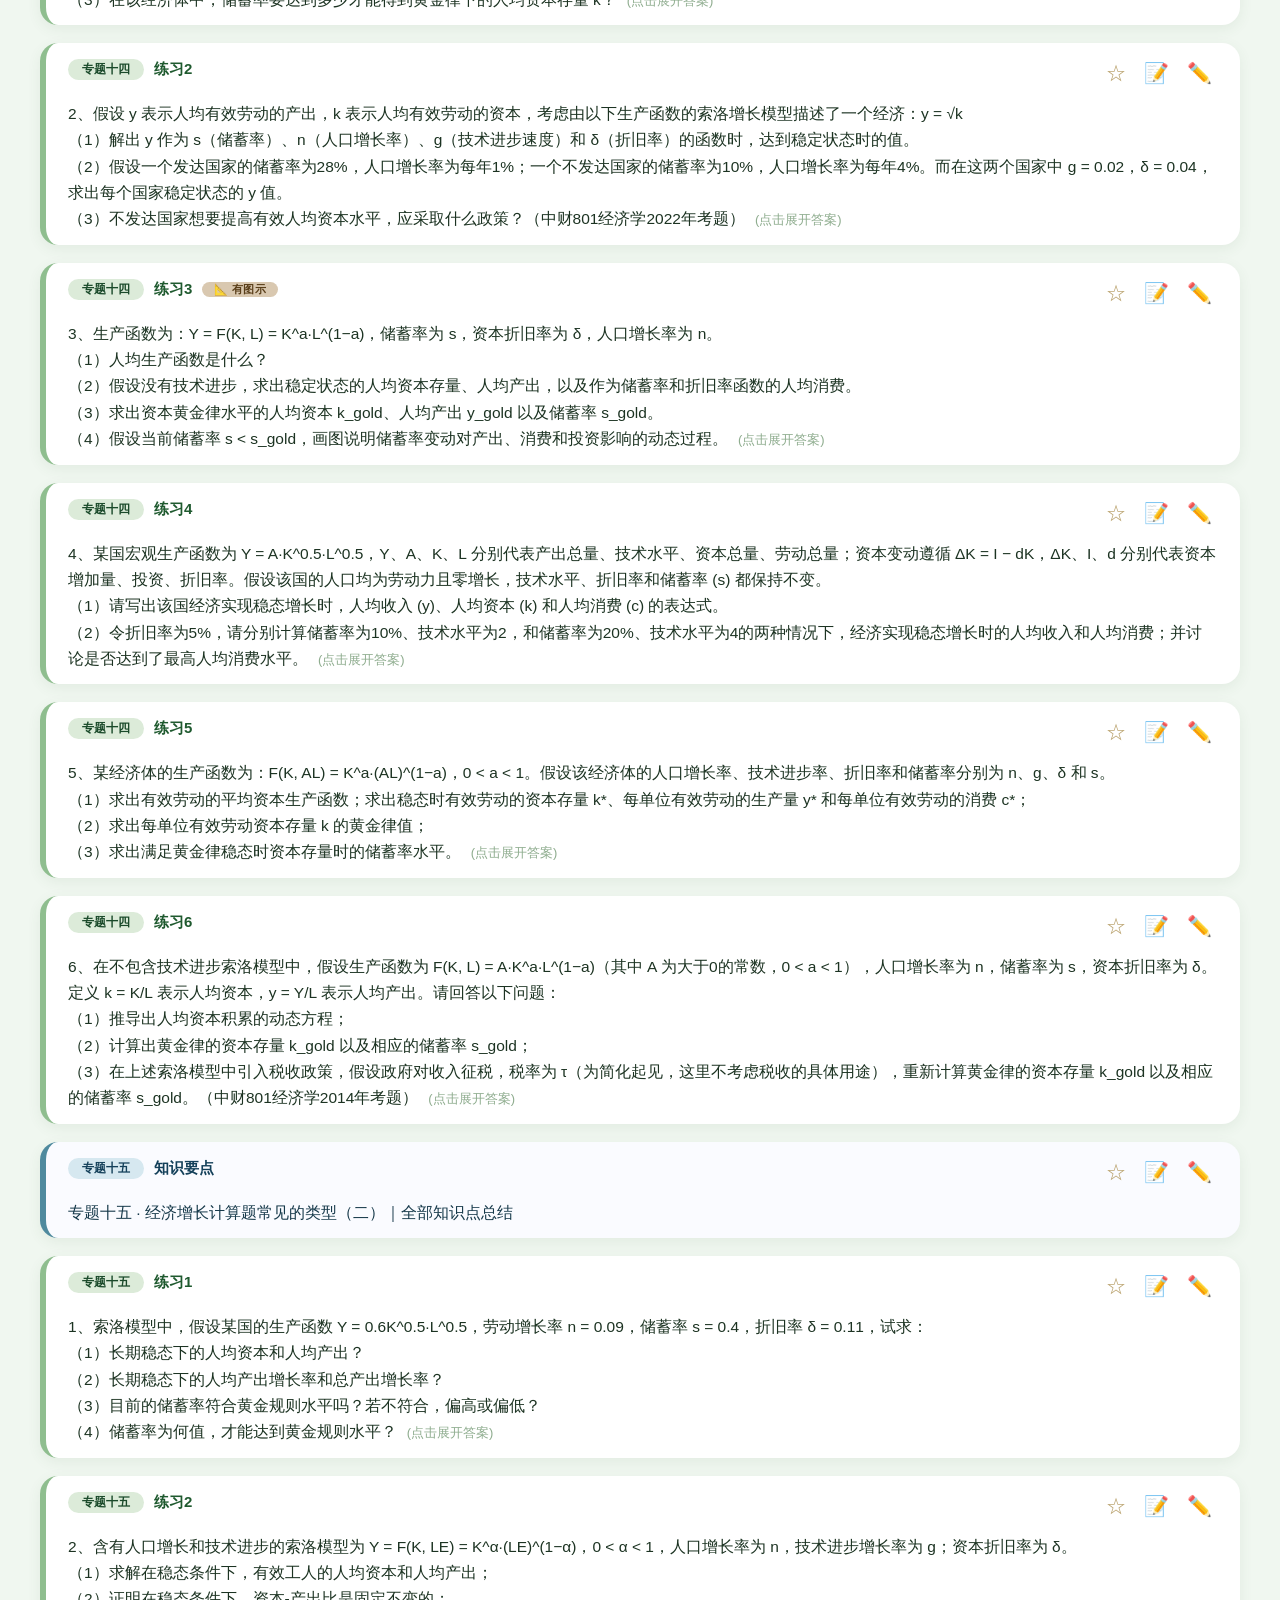
<file: 3calc-keypoints.html>
<!DOCTYPE html>
<html lang="zh-CN">
<head>
<meta charset="UTF-8">
<meta name="viewport" content="width=device-width, initial-scale=1.0">
<link rel="icon" type="image/svg+xml" href="icons/icon.svg">
<link rel="icon" href="icons/favicon.ico" sizes="16x16 32x32 48x48">
<link rel="icon" type="image/png" sizes="32x32" href="icons/favicon-32.png">
<link rel="icon" type="image/png" sizes="16x16" href="icons/favicon-16.png">
<link rel="apple-touch-icon" sizes="180x180" href="icons/apple-touch-icon.png">
<link rel="manifest" href="manifest.webmanifest">
<meta name="theme-color" content="#E0D1EF">
<title>计算要点 · 记忆卡</title>

<link rel="stylesheet" href="vendor/katex/katex.min.css">
<link rel="stylesheet" href="ui/tokens.css?v=20261113a">
<link rel="stylesheet" href="theme/tokens.css?v=20261113a">
<link rel="stylesheet" href="ui/components.css?v=20261113a">
<link rel="stylesheet" href="ui/section-nav.css?v=20261113a">
<link rel="stylesheet" href="ui/page.css?v=20261113a">
<link rel="stylesheet" href="ui/richnote.css?v=20261113a">
<link rel="stylesheet" href="ui/imgctl.css?v=20261113a">
<link rel="stylesheet" href="ui/top-btn.css?v=20261113a">

<link rel="stylesheet" href="ui/ai.css?v=20261113a">
<script src="engine/search-jump.js?v=20261117a"></script>
</head>

<body data-preset="tinted">

<header class="app-header">
  <h1 id="pageTitle">南开经济学 · 计算要点记忆卡</h1>
  <div class="stats" id="stats"></div>
</header>

<div class="filter-bar" id="filterBar">
  <div class="dims" id="filterDims"></div>
  <span class="search-wrap"><input type="text" id="pageSearch" placeholder="搜索题目关键词…"><button type="button" class="search-clear" id="pageClear" aria-label="清空搜索"><svg viewBox="0 0 12 12" aria-hidden="true"><path d="M2.2 2.2l7.6 7.6M9.8 2.2l-7.6 7.6" stroke="currentColor" stroke-width="1.5" stroke-linecap="round"/></svg></button></span>
  <button type="button" class="btn-soft" id="btnReset">重置筛选</button>
  <button type="button" class="btn-random" id="btnRandom">🎲 随机抽查</button>
</div>

<div class="single-mode-bar" id="singleModeBar">
  <div class="mode-left">
    <button type="button" class="btn-nav" id="prevCardBtn" title="上一张">◀</button>
    <span class="card-id-badge" id="singleCardBadge">卡片 #1</span>
    <button type="button" class="btn-nav" id="nextCardBtn" title="下一张">▶</button>
    <span class="mode-hint">抽查中</span>
  </div>
  <button type="button" class="btn-exit-single" id="exitSingleBtn" title="退出抽查模式">✕</button>
</div>

<main class="card-grid" id="cardGrid"></main>

<div class="empty" id="empty" hidden>没有符合条件的卡片</div>

<div class="footer-note" id="footerNote"></div>

<div class="toast" id="toast"></div>

<script src="palette.config.js?v=20261113a"></script>
<script src="project.config.js?v=20261113a"></script>
<script src="3calc-keypoints.config.js?v=20261113a"></script>
<script src="data/3calc-keypoints.js?v=20261113a"></script>
<script src="vendor/katex/katex.min.js"></script>
<script src="engine/render/common.js?v=20261113a"></script>
<script src="engine/lines.js?v=20261113a"></script>
<script src="engine/render/table.js?v=20261113a"></script>
<script src="engine/render/unicode.js?v=20261113a"></script>
<script src="engine/render/latex.js?v=20261113a"></script>
<script src="engine/card.js?v=20261113a"></script>
<script src="engine/filters.js?v=20261113a"></script>
<script src="engine/store.js?v=20261113a"></script>
<script src="engine/ui.js?v=20261113a"></script>
<script src="engine/userdata.js?v=20261113a"></script>
<script src="engine/blobstore.js?v=20261113a"></script>
<script src="engine/image-store.js?v=20261113a"></script>
<script src="engine/notes.js?v=20261113a"></script>
<script src="engine/imgctl/core.js?v=20261113a"></script>
<script src="engine/editor/core.js?v=20261113a"></script>
<script src="engine/richnote.js?v=20261113a"></script>
<script src="engine/edit.js?v=20261113a"></script>
<script src="engine/selftest.js?v=20261113a"></script>
<script src="engine/filtermemory.js?v=20261113a"></script>
<script src="engine/single.js?v=20261113a"></script>
<script src="nav.config.js?v=20261113a"></script>
<script src="engine/section-nav.js?v=20261113a"></script>
<script src="engine/page.js?v=20261113a"></script>

<script>
KB.Page.mount();
</script>

<script src="ai.config.js?v=20261113a"></script>
<script src="engine/ai/common.js?v=20261113a"></script>
<script src="engine/ai/codec.js?v=20261113a"></script>
<script src="engine/ai/storage.js?v=20261113a"></script>
<script src="engine/ai/markdown.js?v=20261113a"></script>
<script src="engine/ai/context.js?v=20261113a"></script>
<script src="engine/ai/attach.js?v=20261113a"></script>
<script src="engine/ai/nav.js?v=20261113a"></script>
<script src="engine/ai/messages.js?v=20261113a"></script>
<script src="engine/ai/stream.js?v=20261113a"></script>
<script src="engine/ai/share.js?v=20261113a"></script>
<script src="engine/ai/cards.js?v=20261113a"></script>
<script src="engine/ai/core.js?v=20261113a"></script>
<script>KB.AI.mount();</script>
<script src="engine/top-btn.js?v=20261113a"></script>
</body>
</html>
</file>
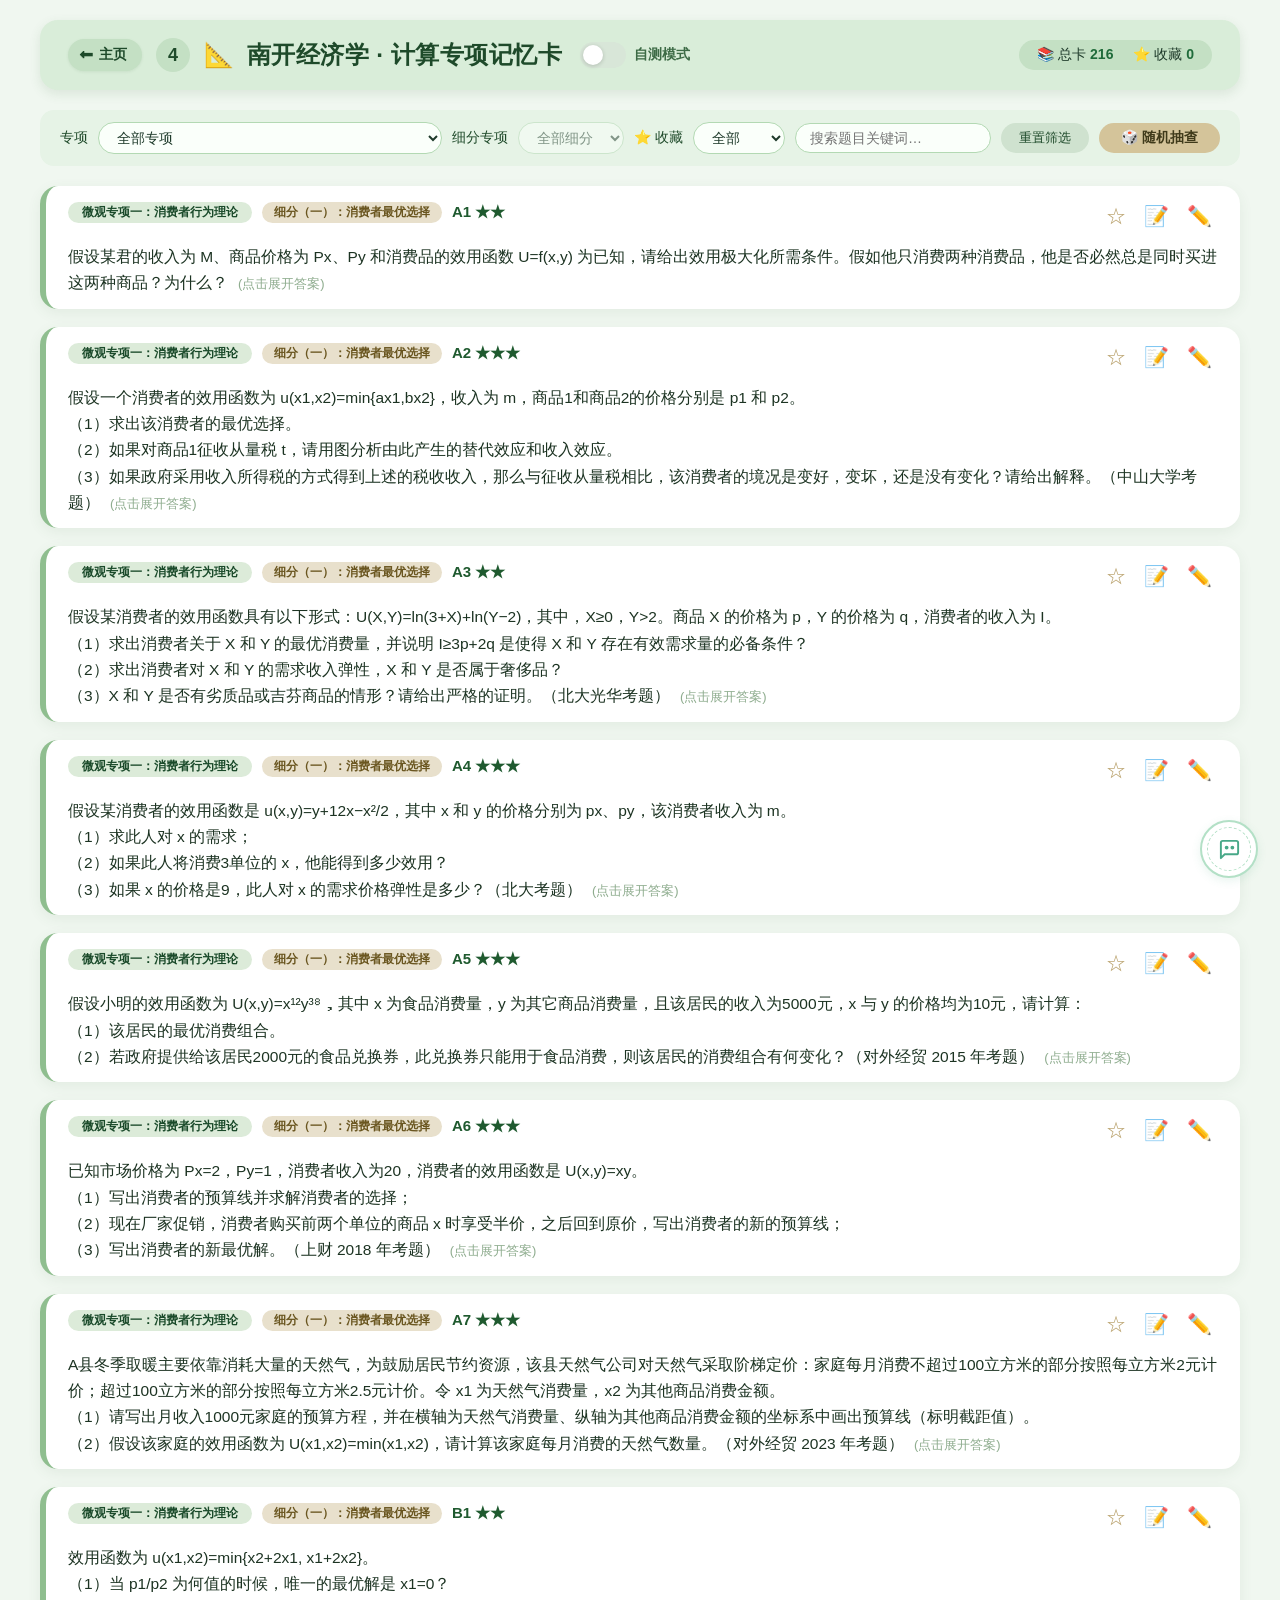
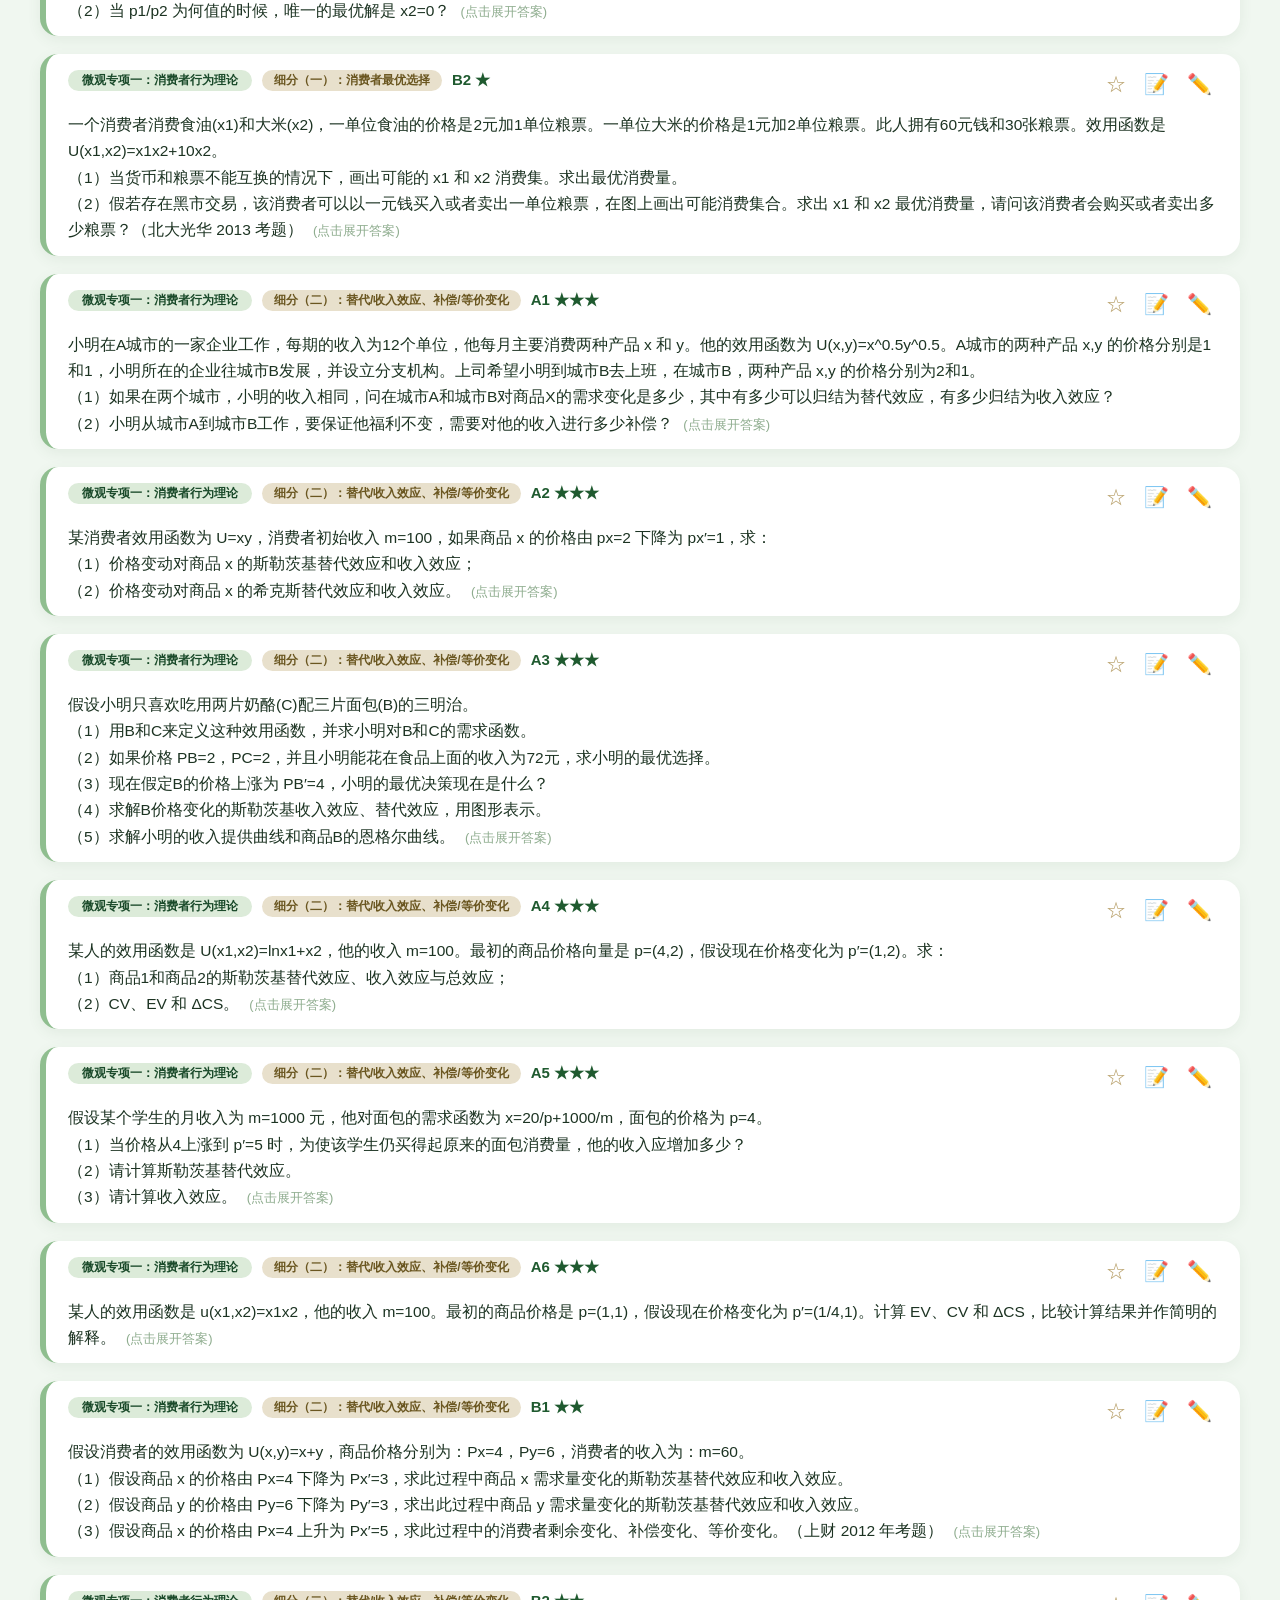
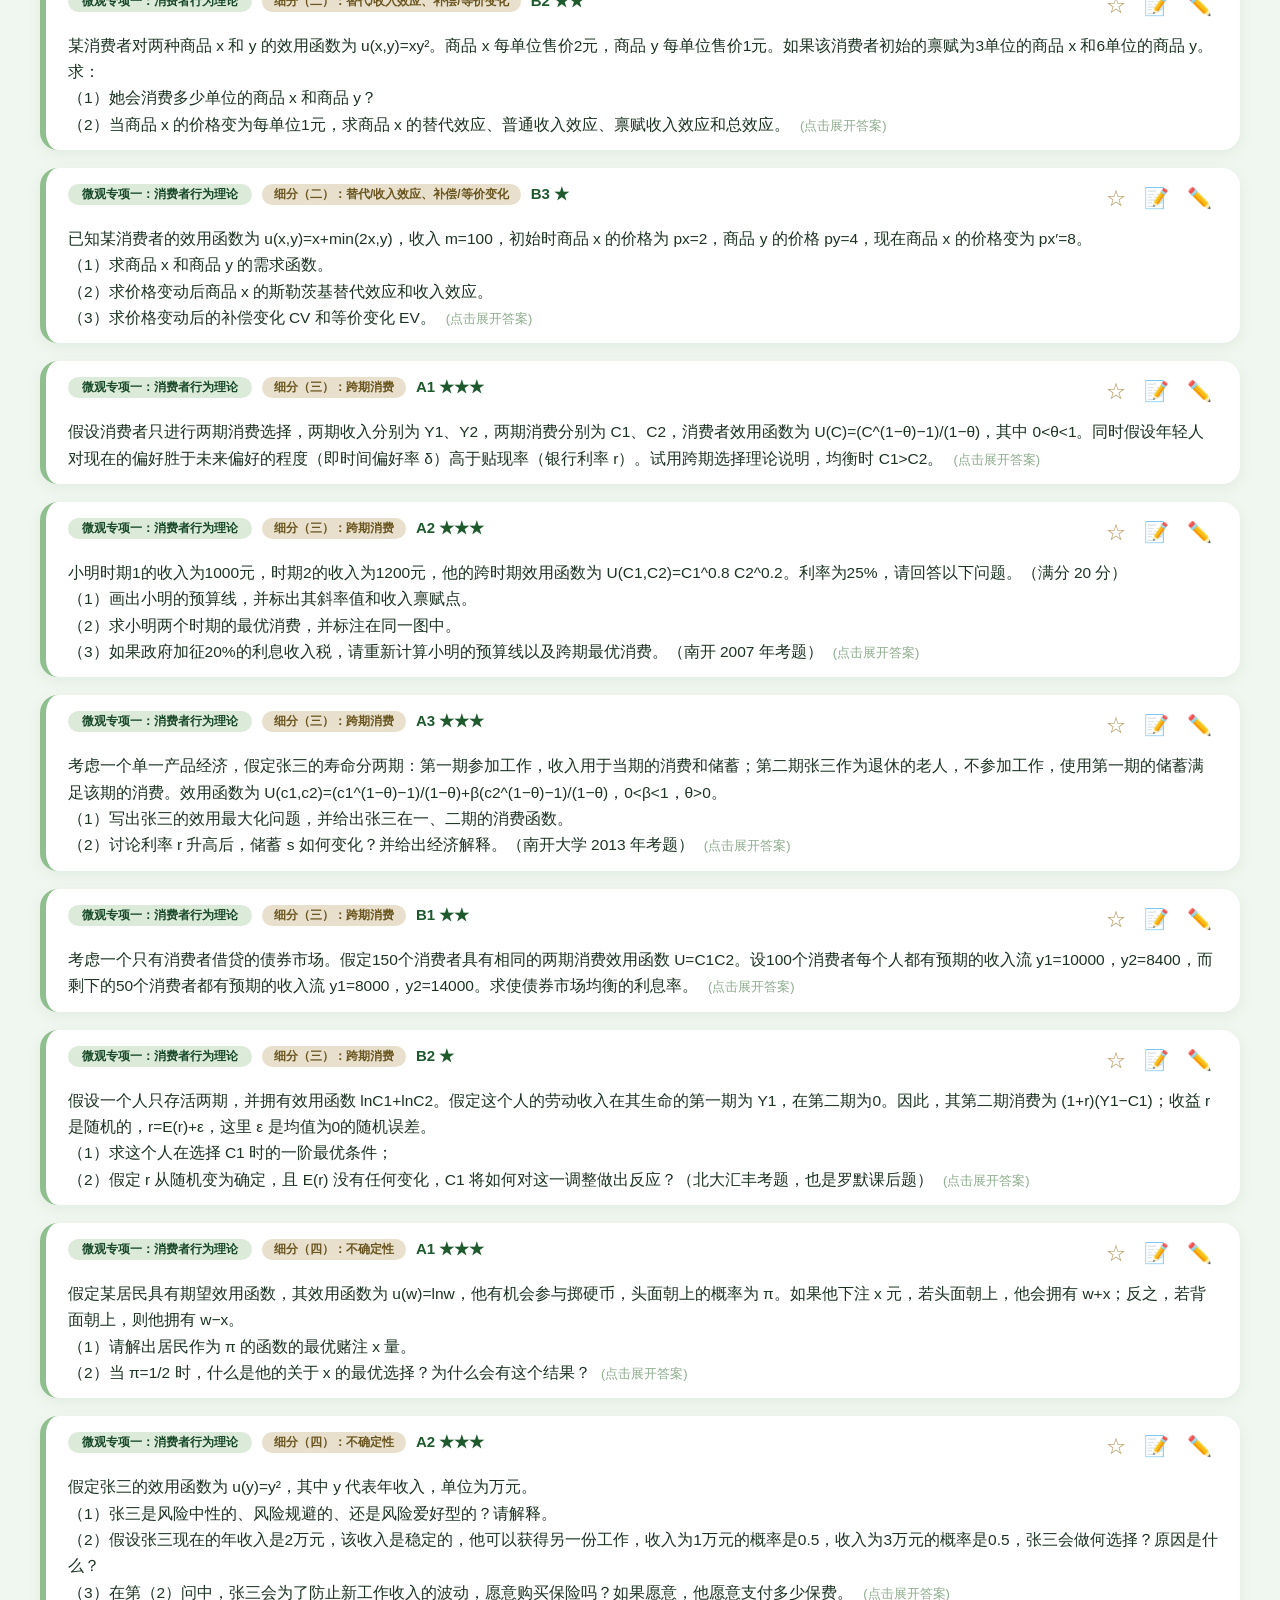
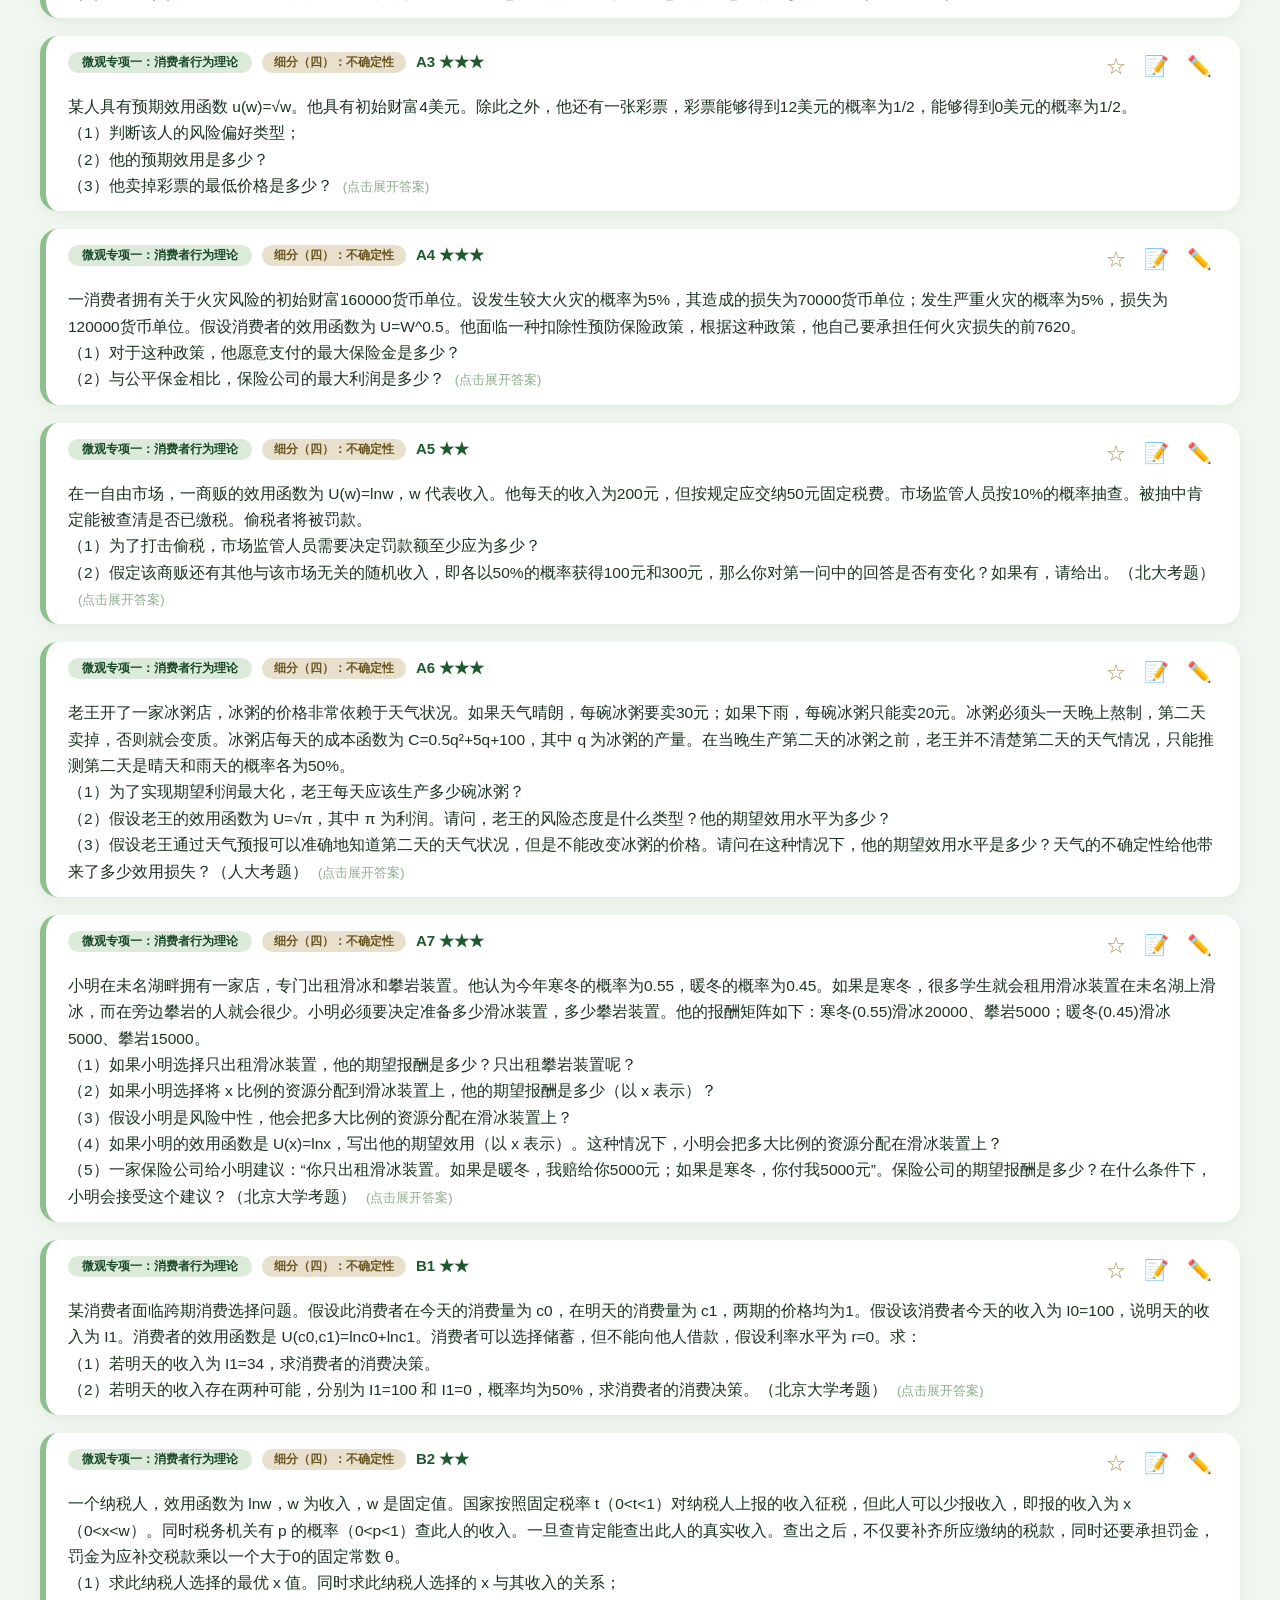
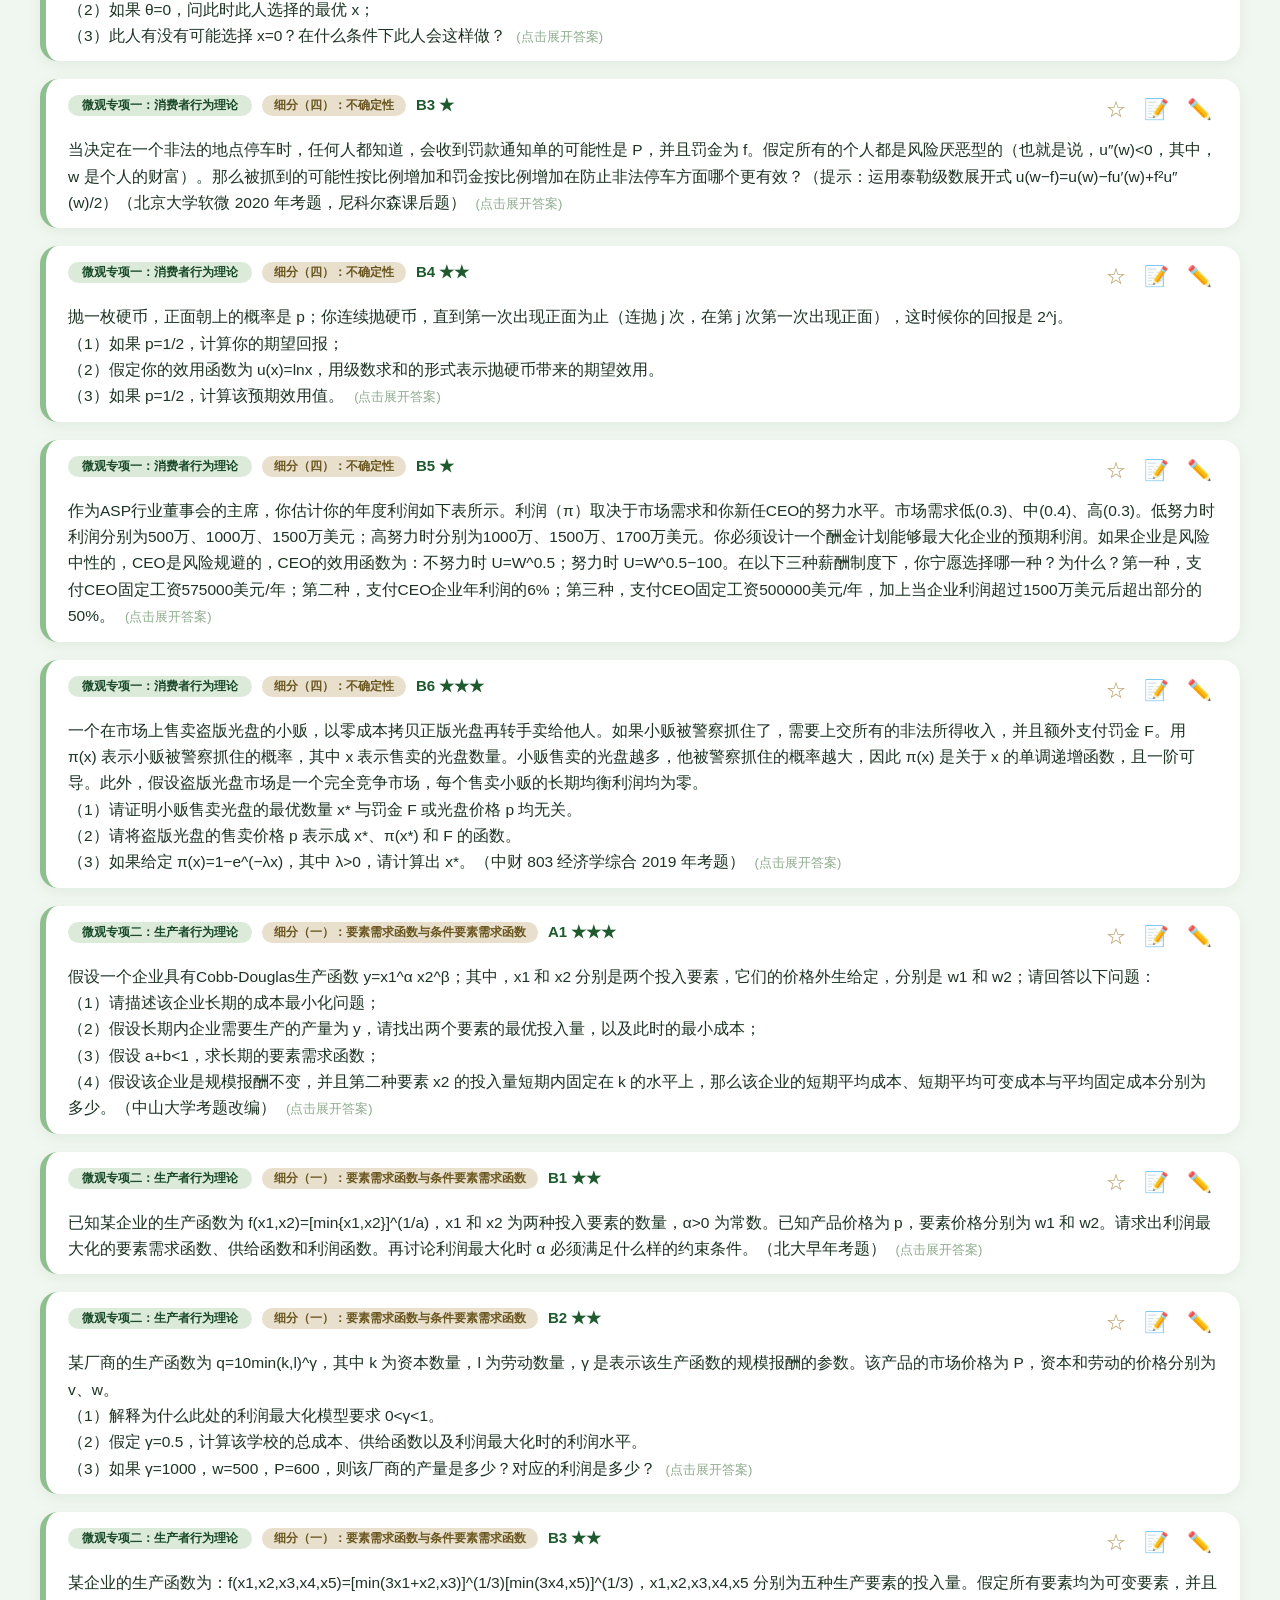
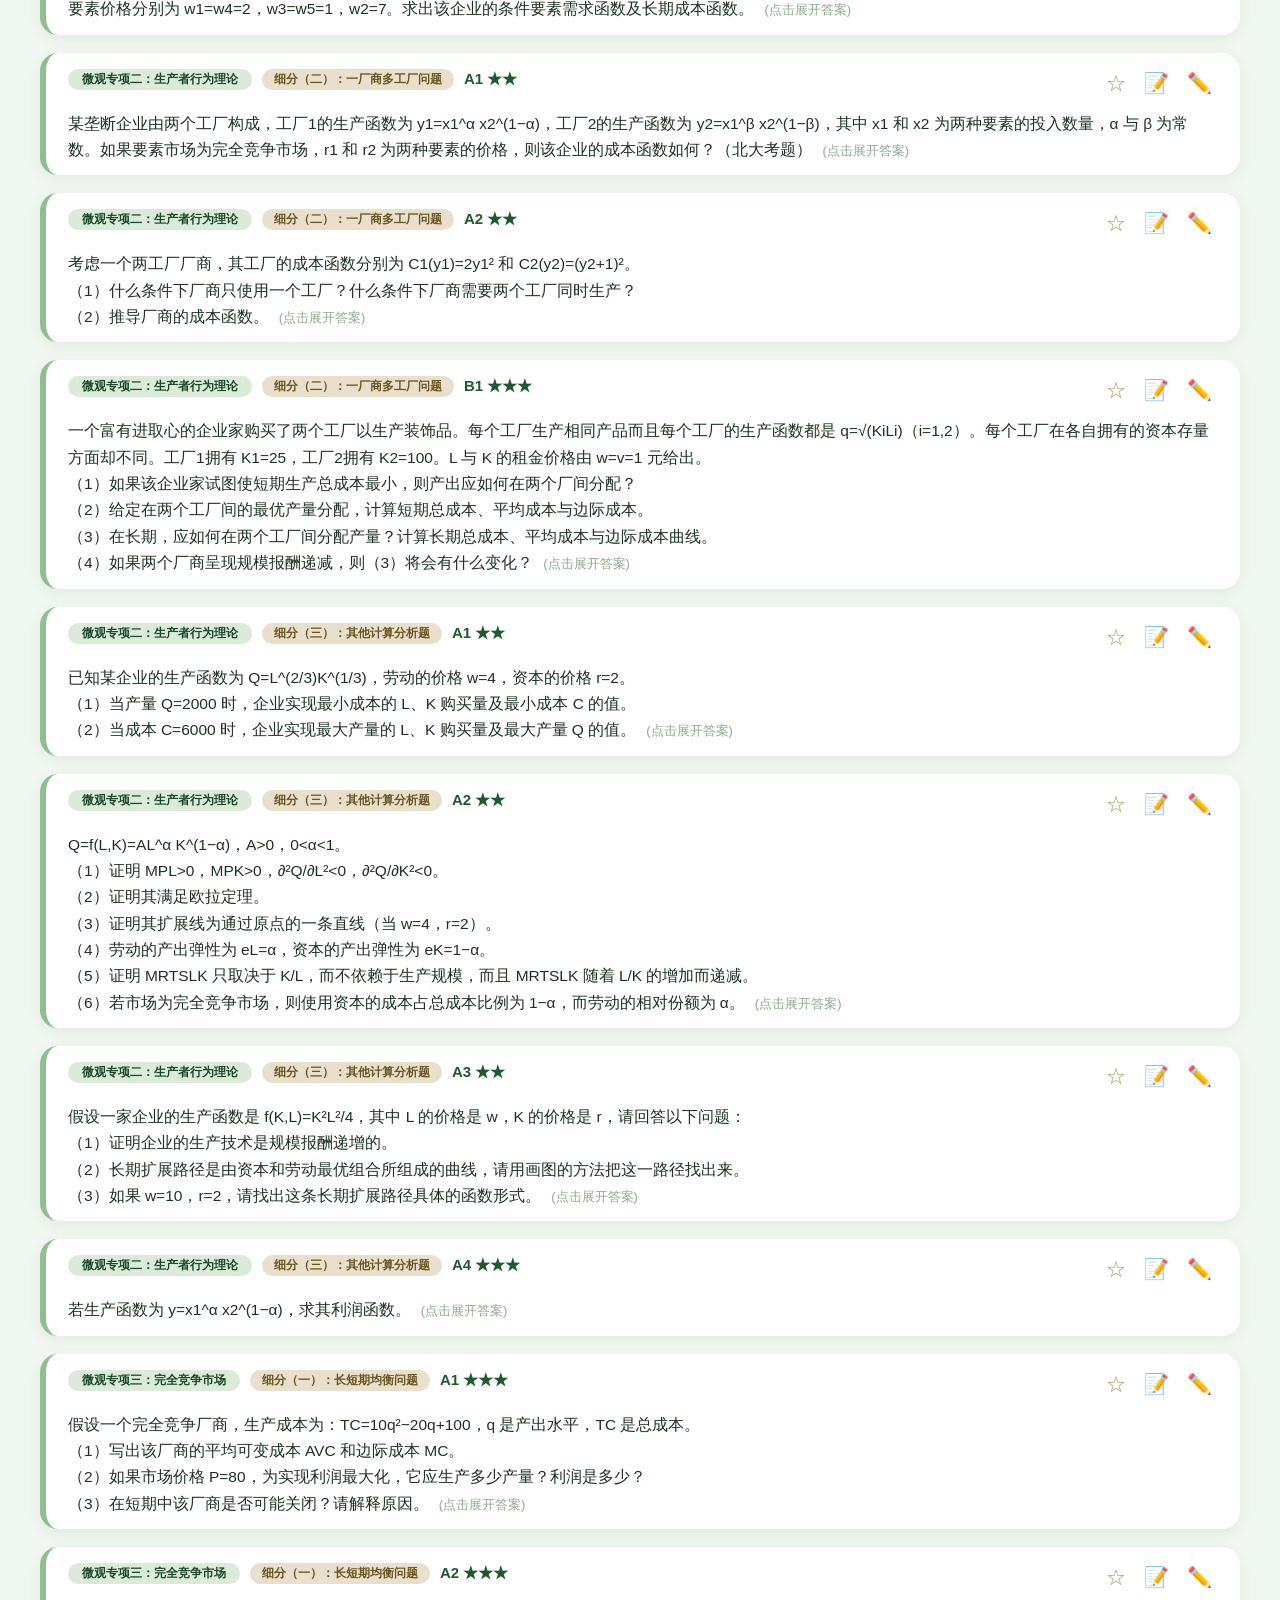
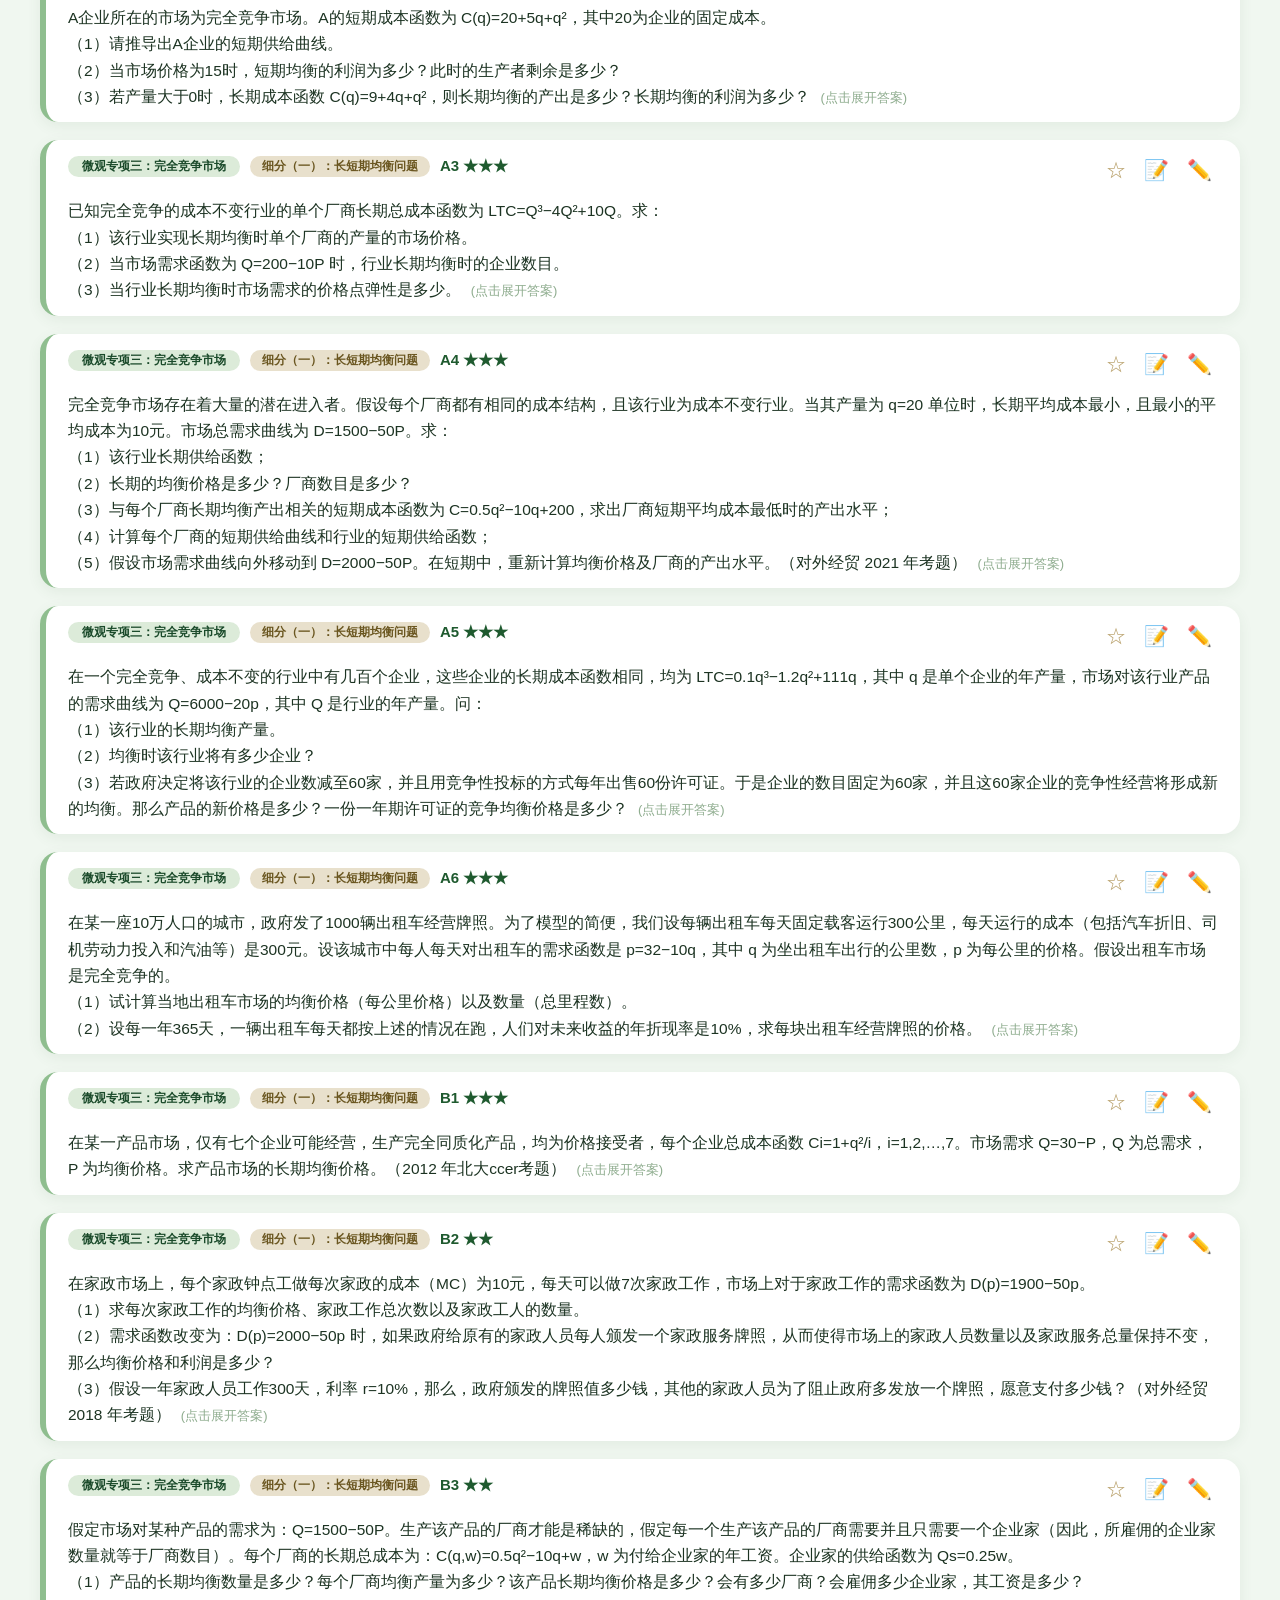
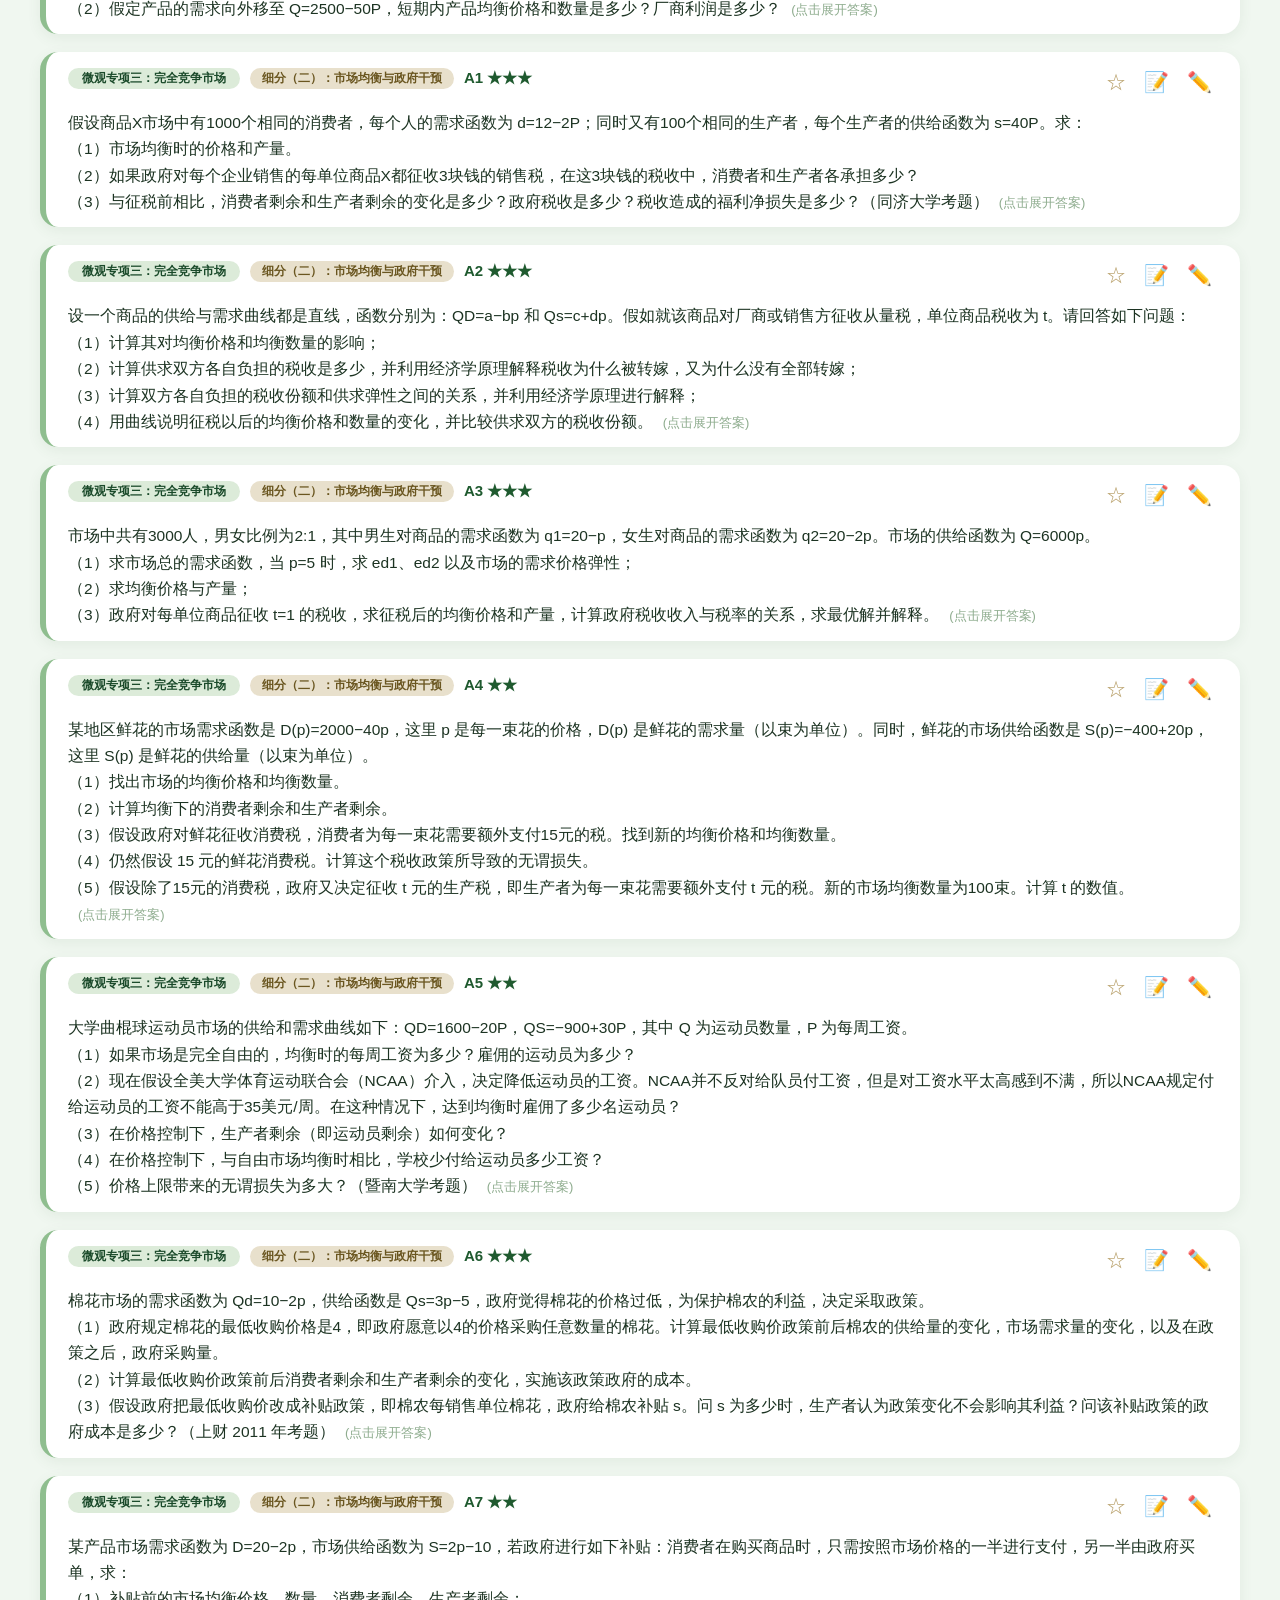
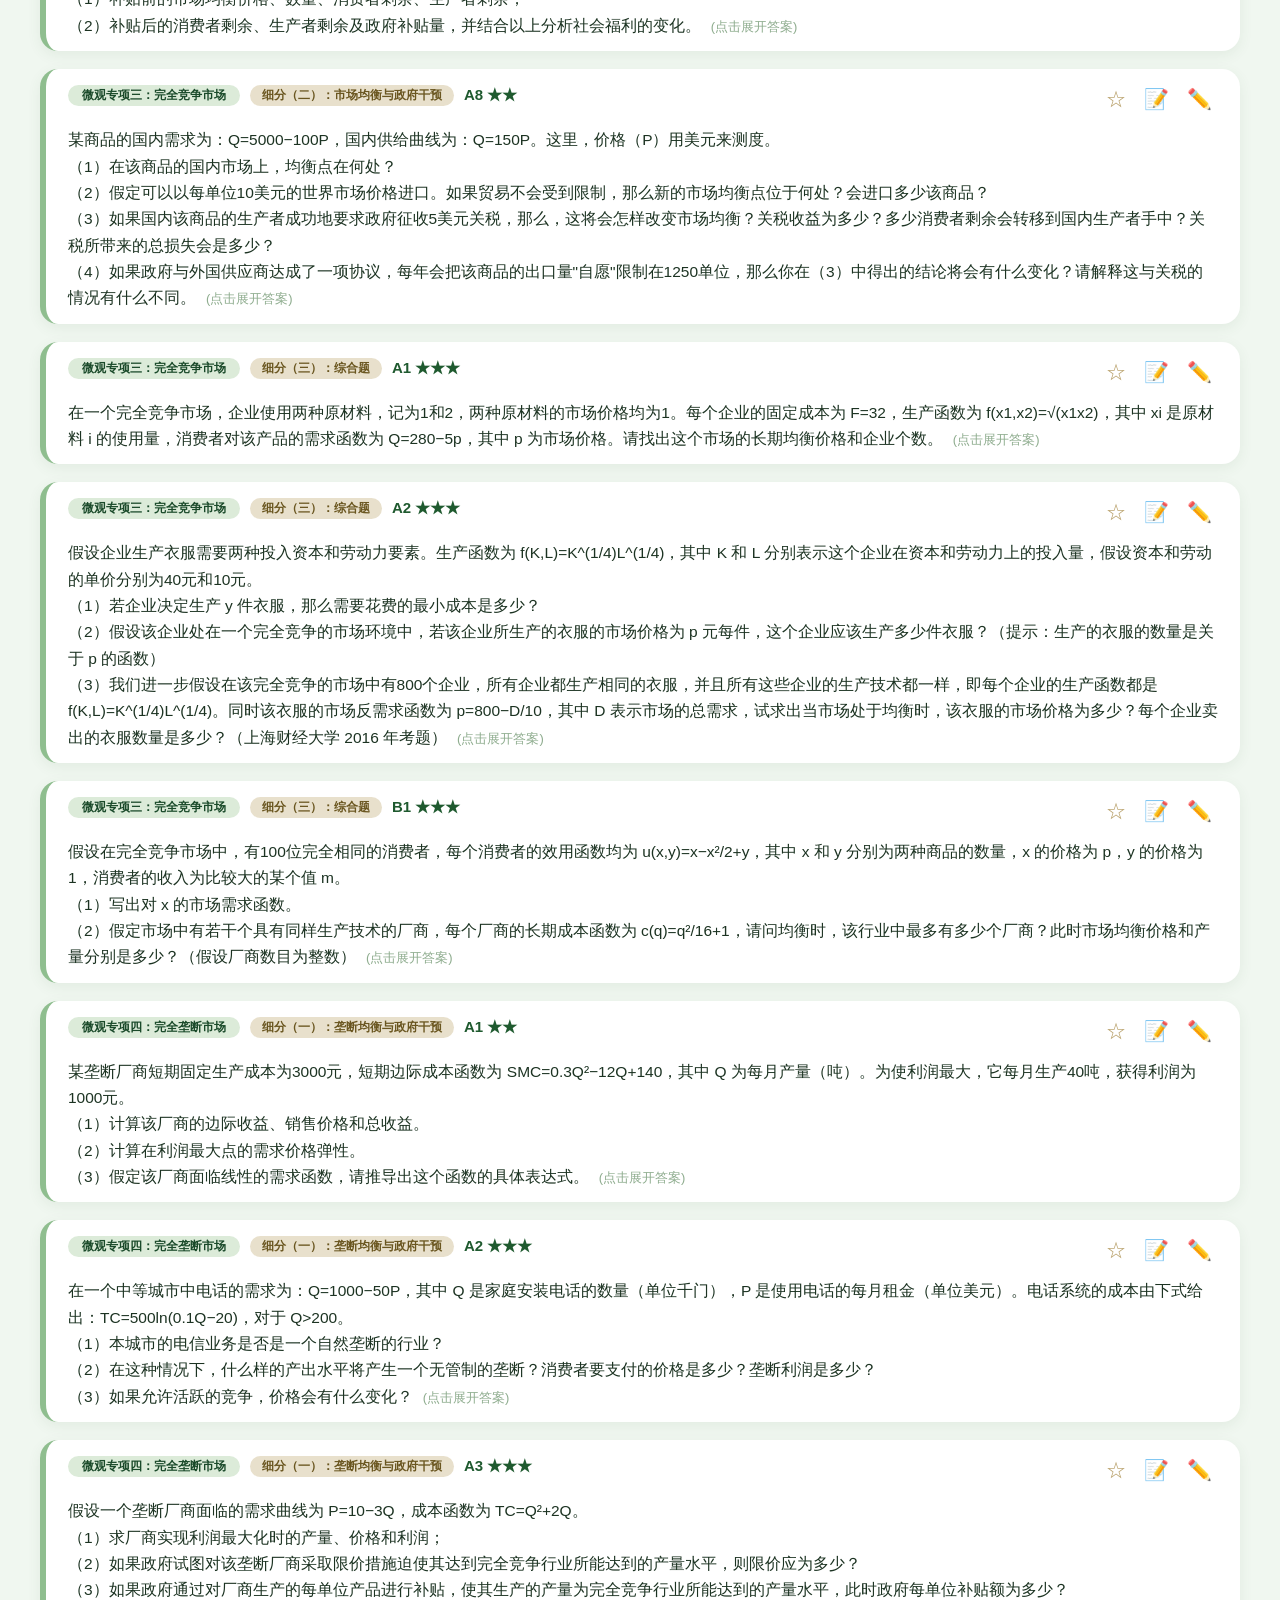
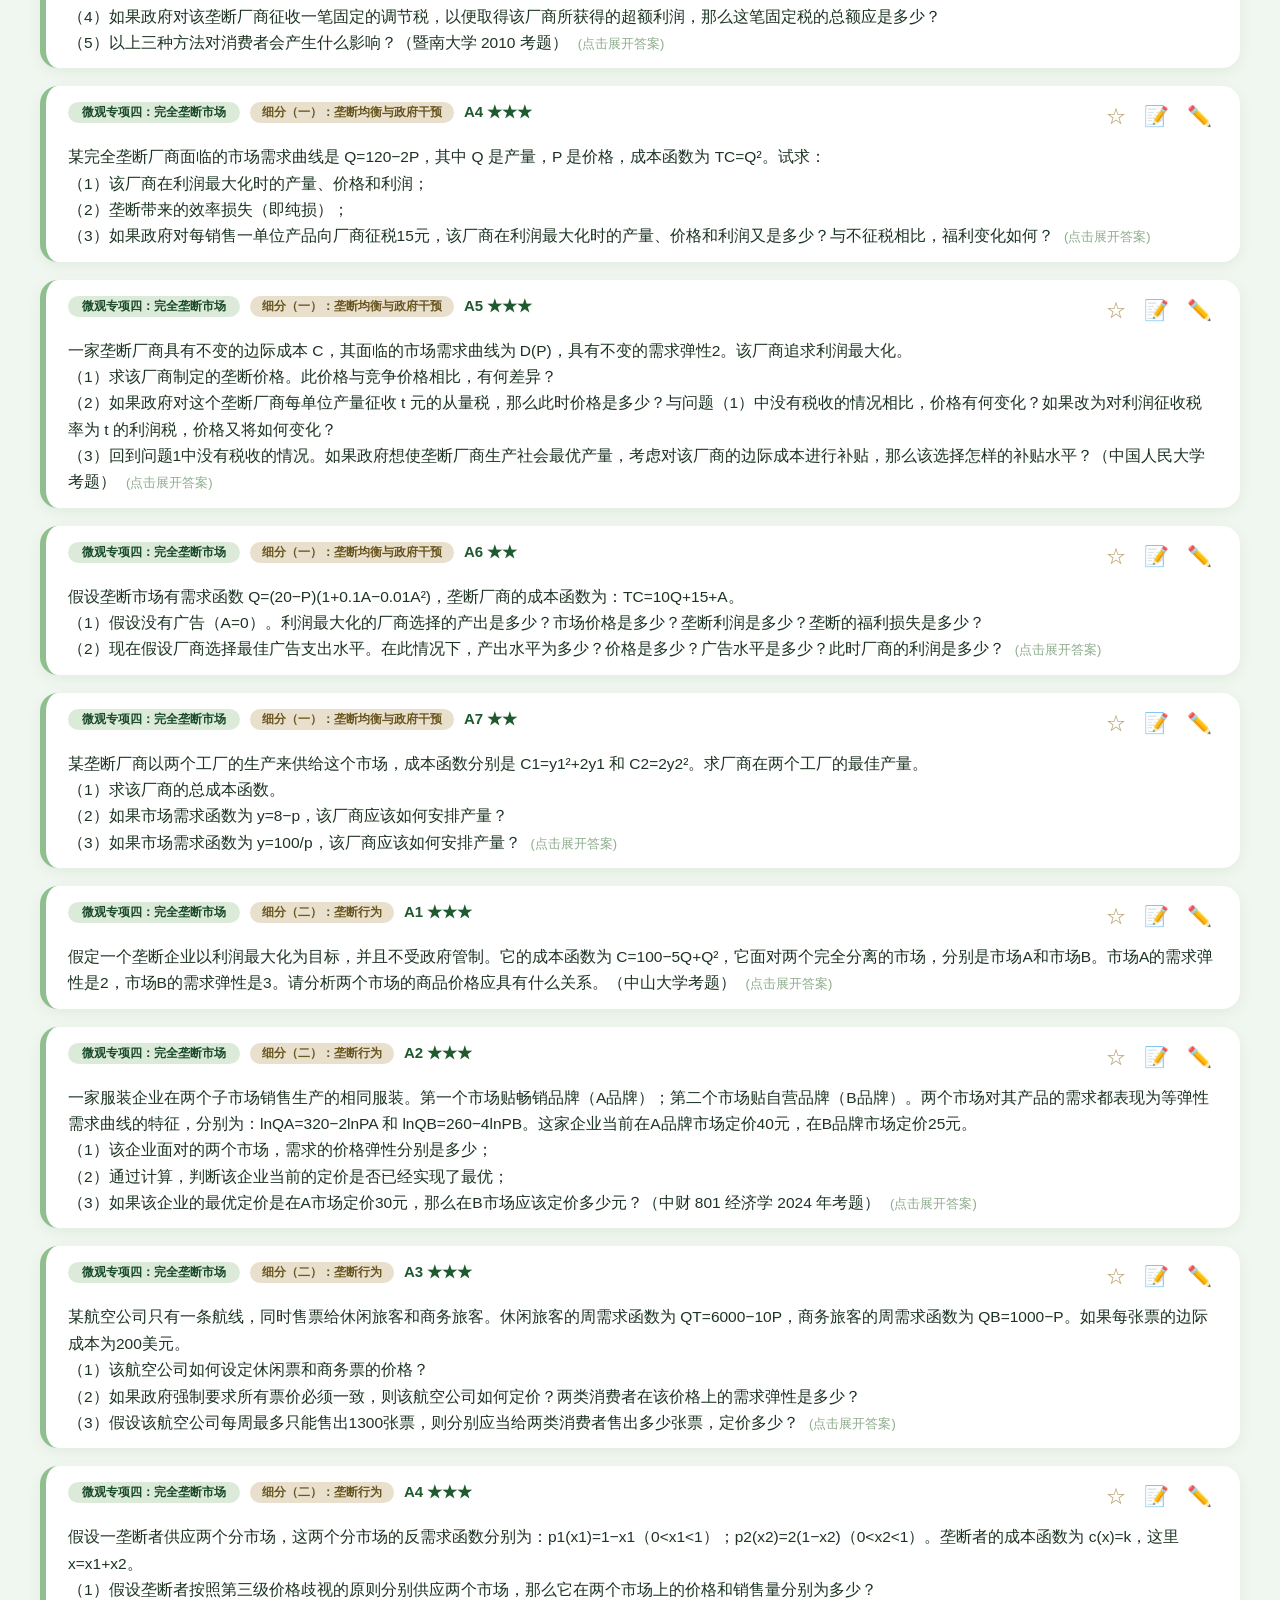
<file: 4calc-special.html>
<!DOCTYPE html>
<html lang="zh-CN">
<head>
<meta charset="UTF-8">
<meta name="viewport" content="width=device-width, initial-scale=1.0">
<link rel="icon" type="image/svg+xml" href="icons/icon.svg">
<link rel="icon" href="icons/favicon.ico" sizes="16x16 32x32 48x48">
<link rel="icon" type="image/png" sizes="32x32" href="icons/favicon-32.png">
<link rel="icon" type="image/png" sizes="16x16" href="icons/favicon-16.png">
<link rel="apple-touch-icon" sizes="180x180" href="icons/apple-touch-icon.png">
<link rel="manifest" href="manifest.webmanifest">
<meta name="theme-color" content="#E0D1EF">
<title>计算专项 · 记忆卡</title>

<link rel="stylesheet" href="vendor/katex/katex.min.css">
<link rel="stylesheet" href="ui/tokens.css?v=20261113a">
<link rel="stylesheet" href="theme/tokens.css?v=20261113a">
<link rel="stylesheet" href="ui/components.css?v=20261113a">
<link rel="stylesheet" href="ui/section-nav.css?v=20261113a">
<link rel="stylesheet" href="ui/page.css?v=20261113a">
<link rel="stylesheet" href="ui/richnote.css?v=20261113a">
<link rel="stylesheet" href="ui/imgctl.css?v=20261113a">
<link rel="stylesheet" href="ui/top-btn.css?v=20261113a">

<link rel="stylesheet" href="ui/ai.css?v=20261113a">
<script src="engine/search-jump.js?v=20261117a"></script>
</head>

<body data-preset="tinted">

<header class="app-header">
  <h1 id="pageTitle">南开经济学 · 计算专项记忆卡</h1>
  <div class="stats" id="stats"></div>
</header>

<div class="filter-bar" id="filterBar">
  <div class="dims" id="filterDims"></div>
  <span class="search-wrap"><input type="text" id="pageSearch" placeholder="搜索题目关键词…"><button type="button" class="search-clear" id="pageClear" aria-label="清空搜索"><svg viewBox="0 0 12 12" aria-hidden="true"><path d="M2.2 2.2l7.6 7.6M9.8 2.2l-7.6 7.6" stroke="currentColor" stroke-width="1.5" stroke-linecap="round"/></svg></button></span>
  <button type="button" class="btn-soft" id="btnReset">重置筛选</button>
  <button type="button" class="btn-random" id="btnRandom">🎲 随机抽查</button>
</div>

<div class="single-mode-bar" id="singleModeBar">
  <div class="mode-left">
    <button type="button" class="btn-nav" id="prevCardBtn" title="上一张">◀</button>
    <span class="card-id-badge" id="singleCardBadge">卡片 #1</span>
    <button type="button" class="btn-nav" id="nextCardBtn" title="下一张">▶</button>
    <span class="mode-hint">抽查中</span>
  </div>
  <button type="button" class="btn-exit-single" id="exitSingleBtn" title="退出抽查模式">✕</button>
</div>

<main class="card-grid" id="cardGrid"></main>

<div class="empty" id="empty" hidden>没有符合条件的卡片</div>

<div class="footer-note" id="footerNote"></div>

<div class="toast" id="toast"></div>

<script src="palette.config.js?v=20261113a"></script>
<script src="project.config.js?v=20261113a"></script>
<script src="4calc-special.config.js?v=20261113a"></script>
<script src="data/4calc-special.js?v=20261113a"></script>
<script src="vendor/katex/katex.min.js"></script>
<script src="engine/render/common.js?v=20261113a"></script>
<script src="engine/lines.js?v=20261113a"></script>
<script src="engine/render/table.js?v=20261113a"></script>
<script src="engine/render/unicode.js?v=20261113a"></script>
<script src="engine/render/latex.js?v=20261113a"></script>
<script src="engine/card.js?v=20261113a"></script>
<script src="engine/filters.js?v=20261113a"></script>
<script src="engine/store.js?v=20261113a"></script>
<script src="engine/ui.js?v=20261113a"></script>
<script src="engine/userdata.js?v=20261113a"></script>
<script src="engine/blobstore.js?v=20261113a"></script>
<script src="engine/image-store.js?v=20261113a"></script>
<script src="engine/notes.js?v=20261113a"></script>
<script src="engine/imgctl/core.js?v=20261113a"></script>
<script src="engine/editor/core.js?v=20261113a"></script>
<script src="engine/richnote.js?v=20261113a"></script>
<script src="engine/edit.js?v=20261113a"></script>
<script src="engine/selftest.js?v=20261113a"></script>
<script src="engine/filtermemory.js?v=20261113a"></script>
<script src="engine/single.js?v=20261113a"></script>
<script src="nav.config.js?v=20261113a"></script>
<script src="engine/section-nav.js?v=20261113a"></script>
<script src="engine/page.js?v=20261113a"></script>

<script>
KB.Page.mount();
</script>

<script src="ai.config.js?v=20261113a"></script>
<script src="engine/ai/common.js?v=20261113a"></script>
<script src="engine/ai/codec.js?v=20261113a"></script>
<script src="engine/ai/storage.js?v=20261113a"></script>
<script src="engine/ai/markdown.js?v=20261113a"></script>
<script src="engine/ai/context.js?v=20261113a"></script>
<script src="engine/ai/attach.js?v=20261113a"></script>
<script src="engine/ai/nav.js?v=20261113a"></script>
<script src="engine/ai/messages.js?v=20261113a"></script>
<script src="engine/ai/stream.js?v=20261113a"></script>
<script src="engine/ai/share.js?v=20261113a"></script>
<script src="engine/ai/cards.js?v=20261113a"></script>
<script src="engine/ai/core.js?v=20261113a"></script>
<script>KB.AI.mount();</script>
<script src="engine/top-btn.js?v=20261113a"></script>
</body>
</html>
</file>
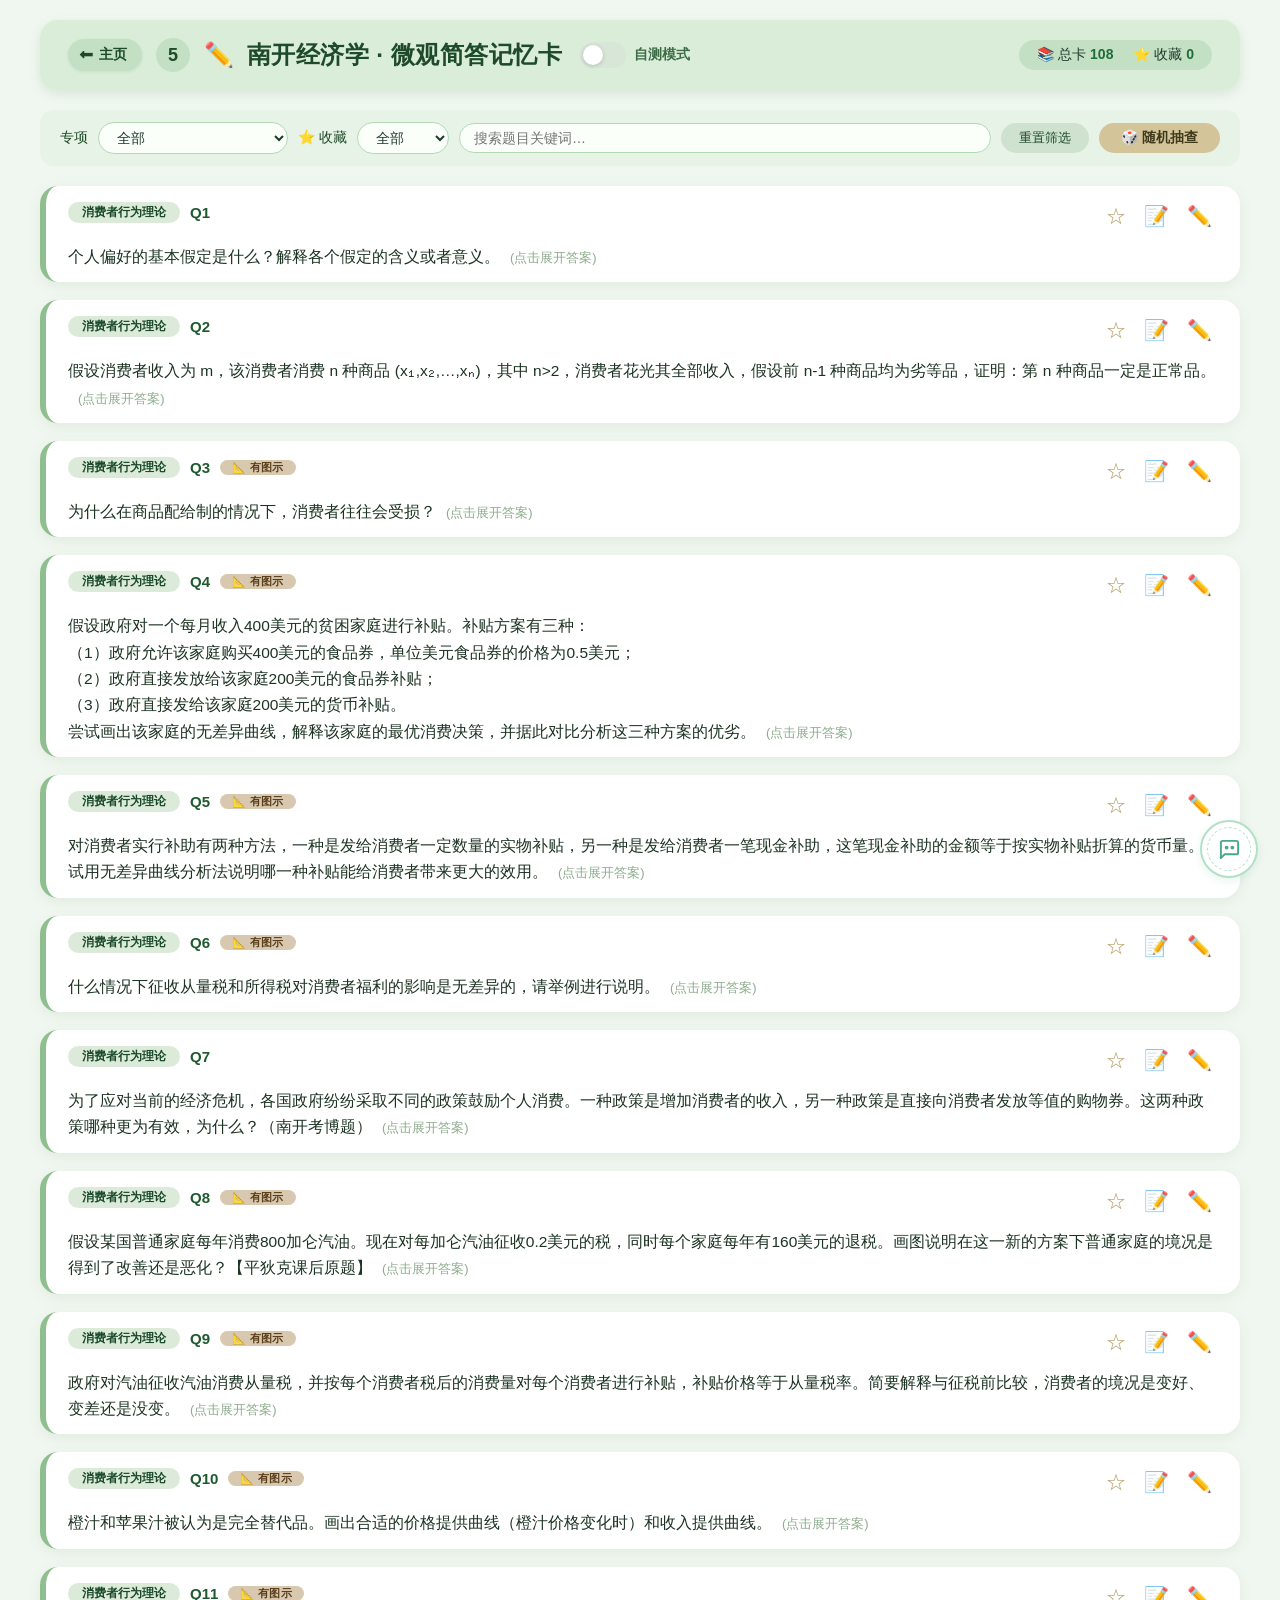
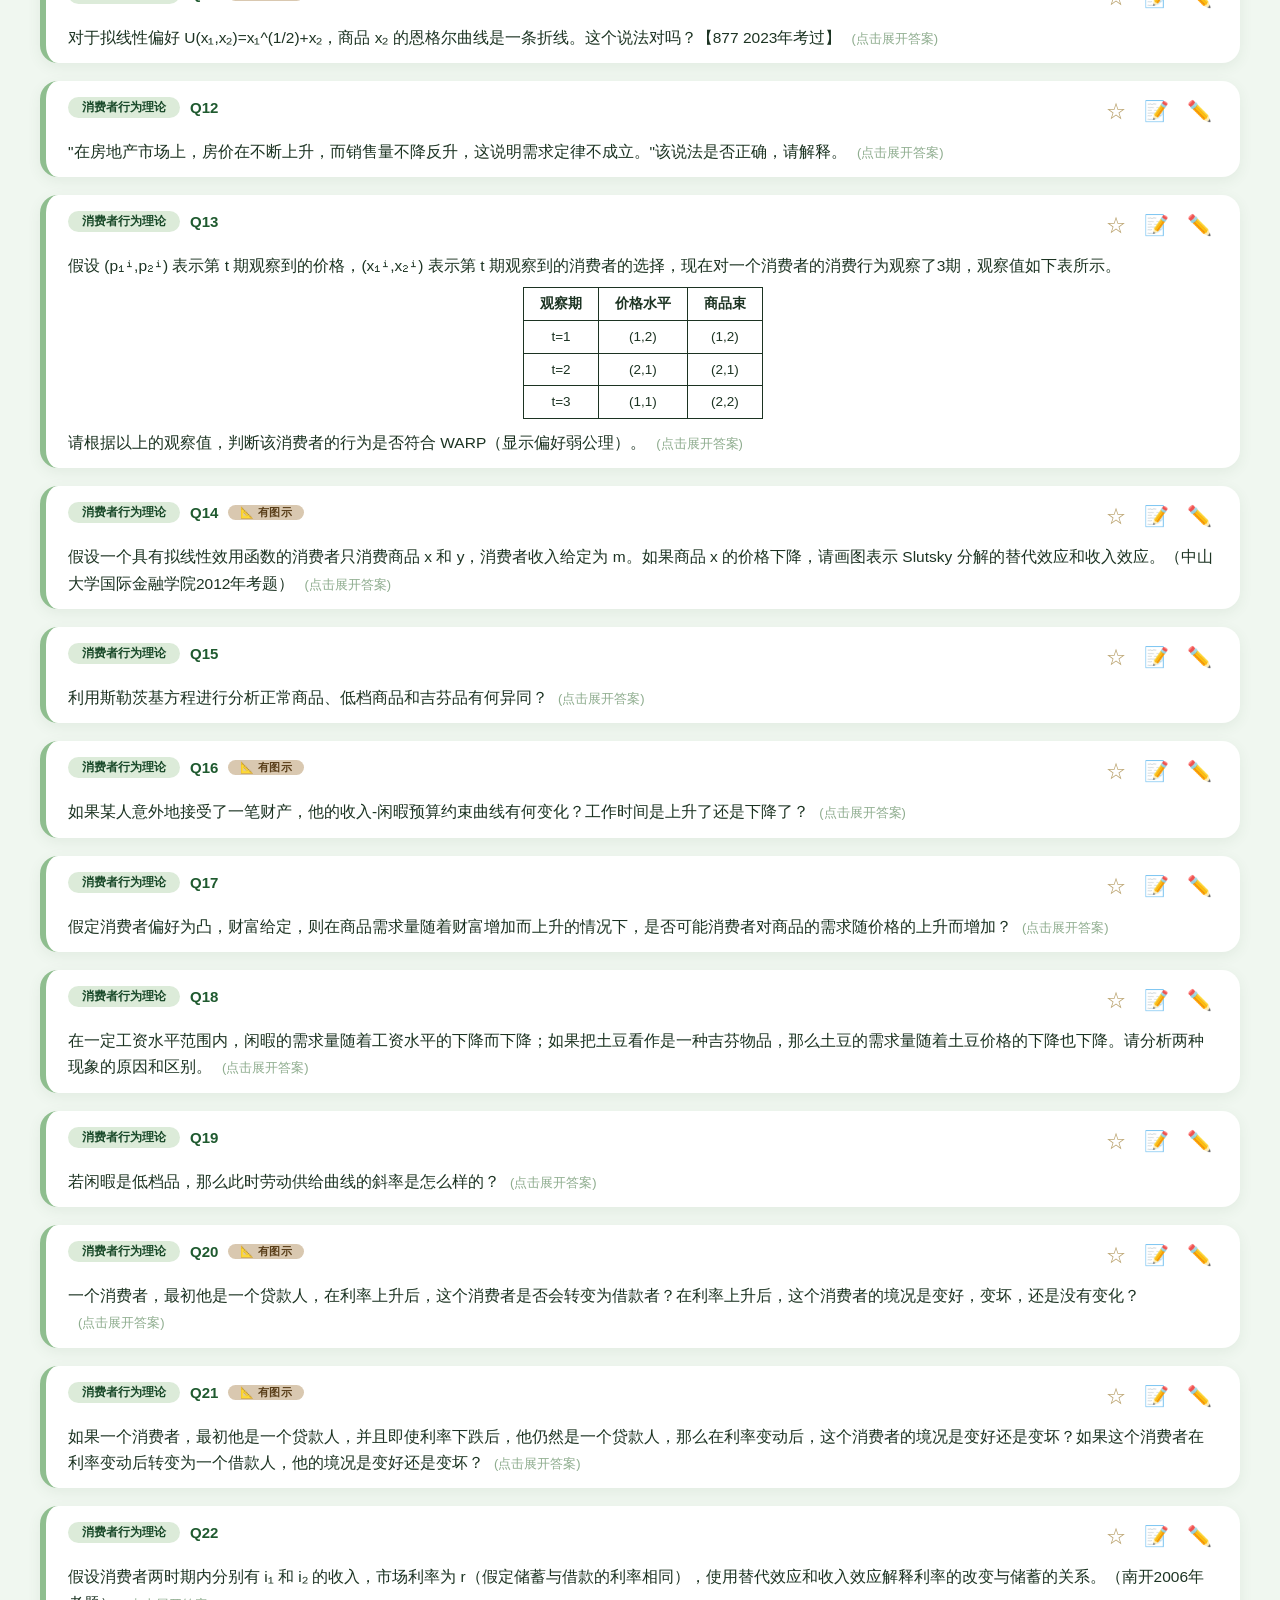
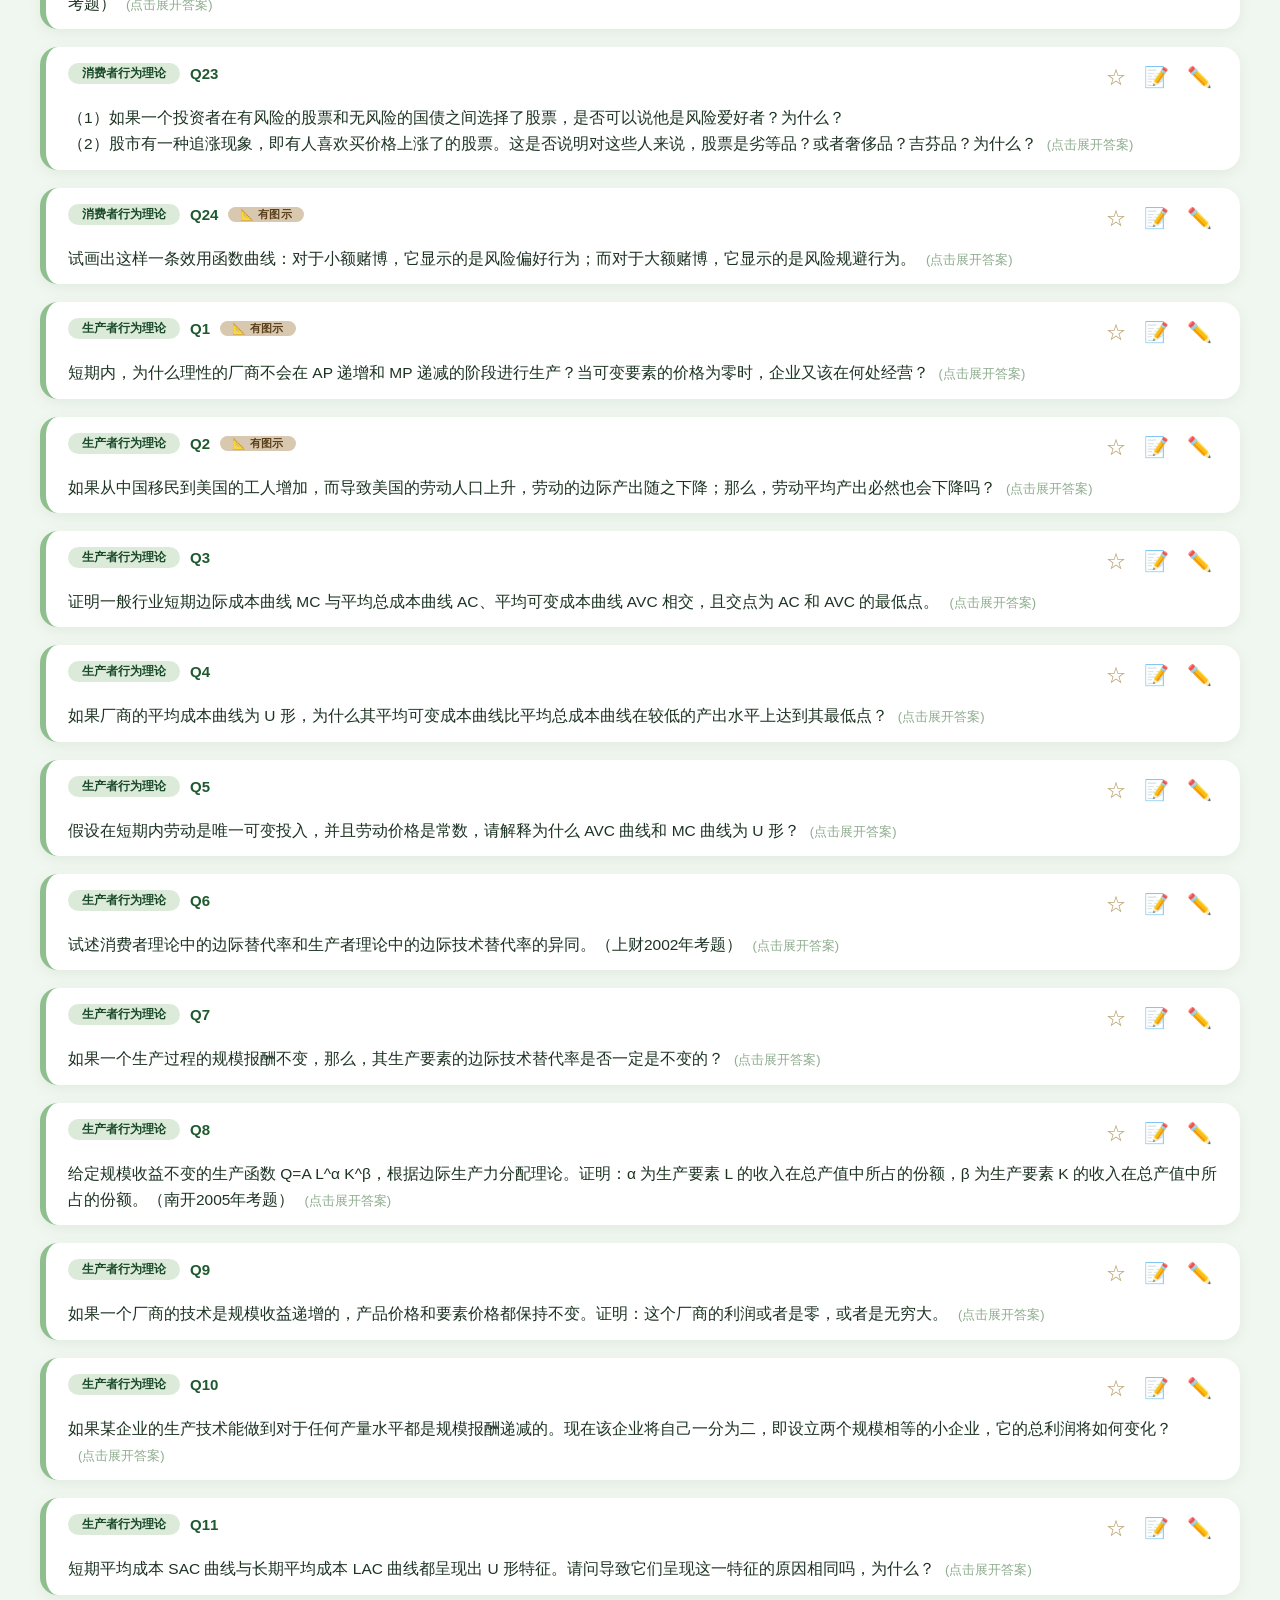
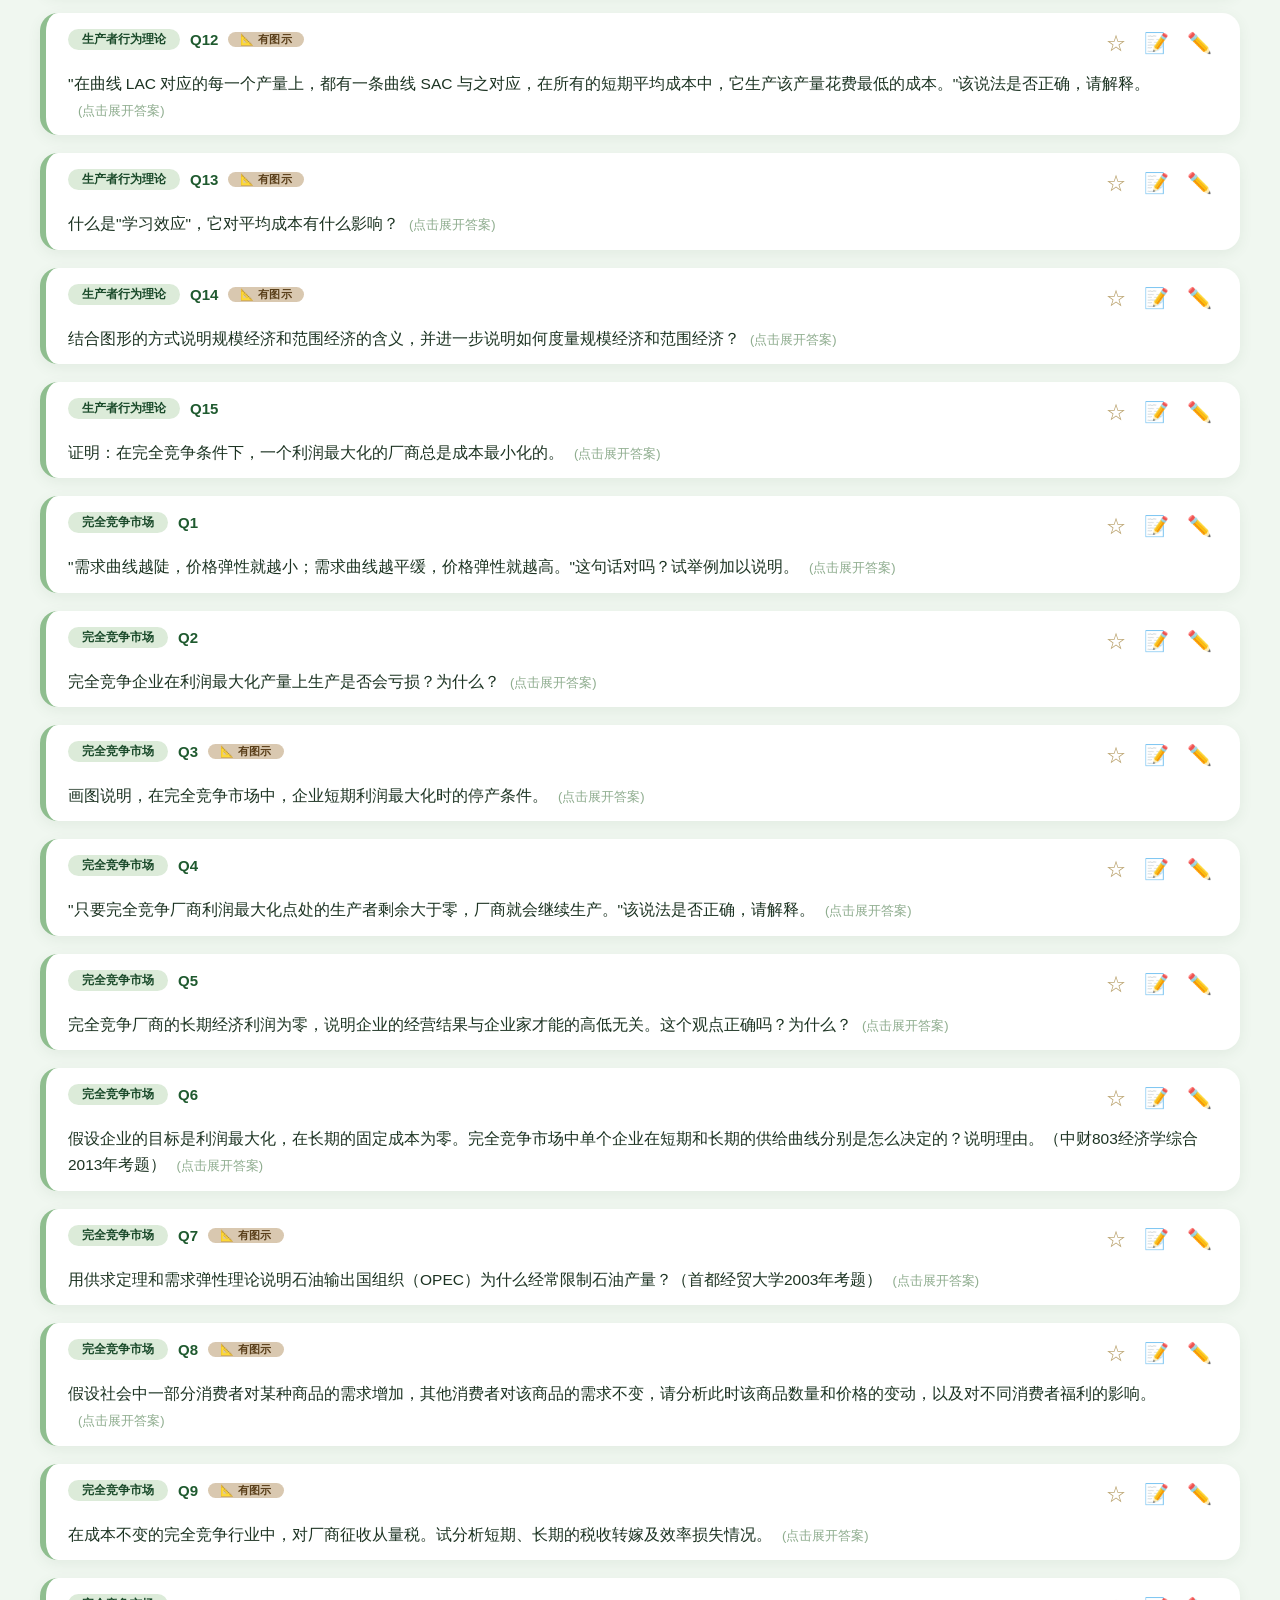
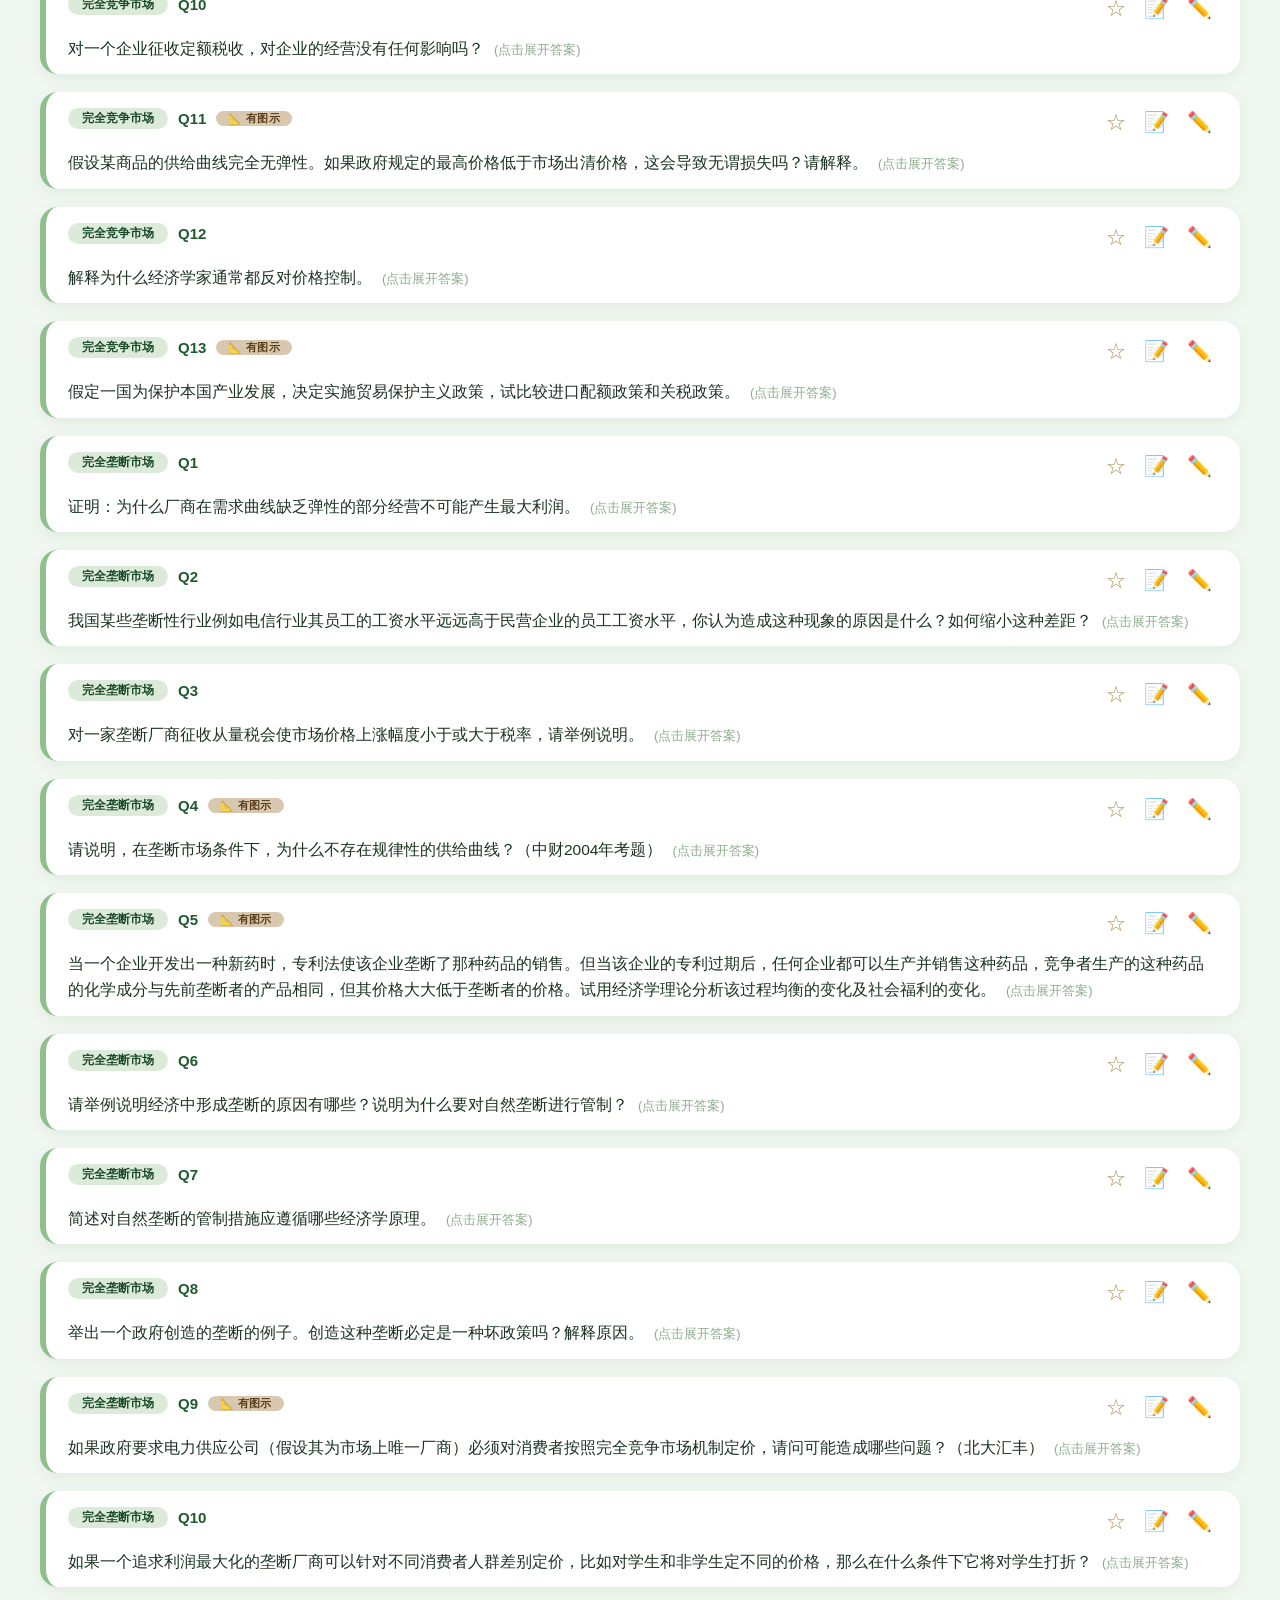
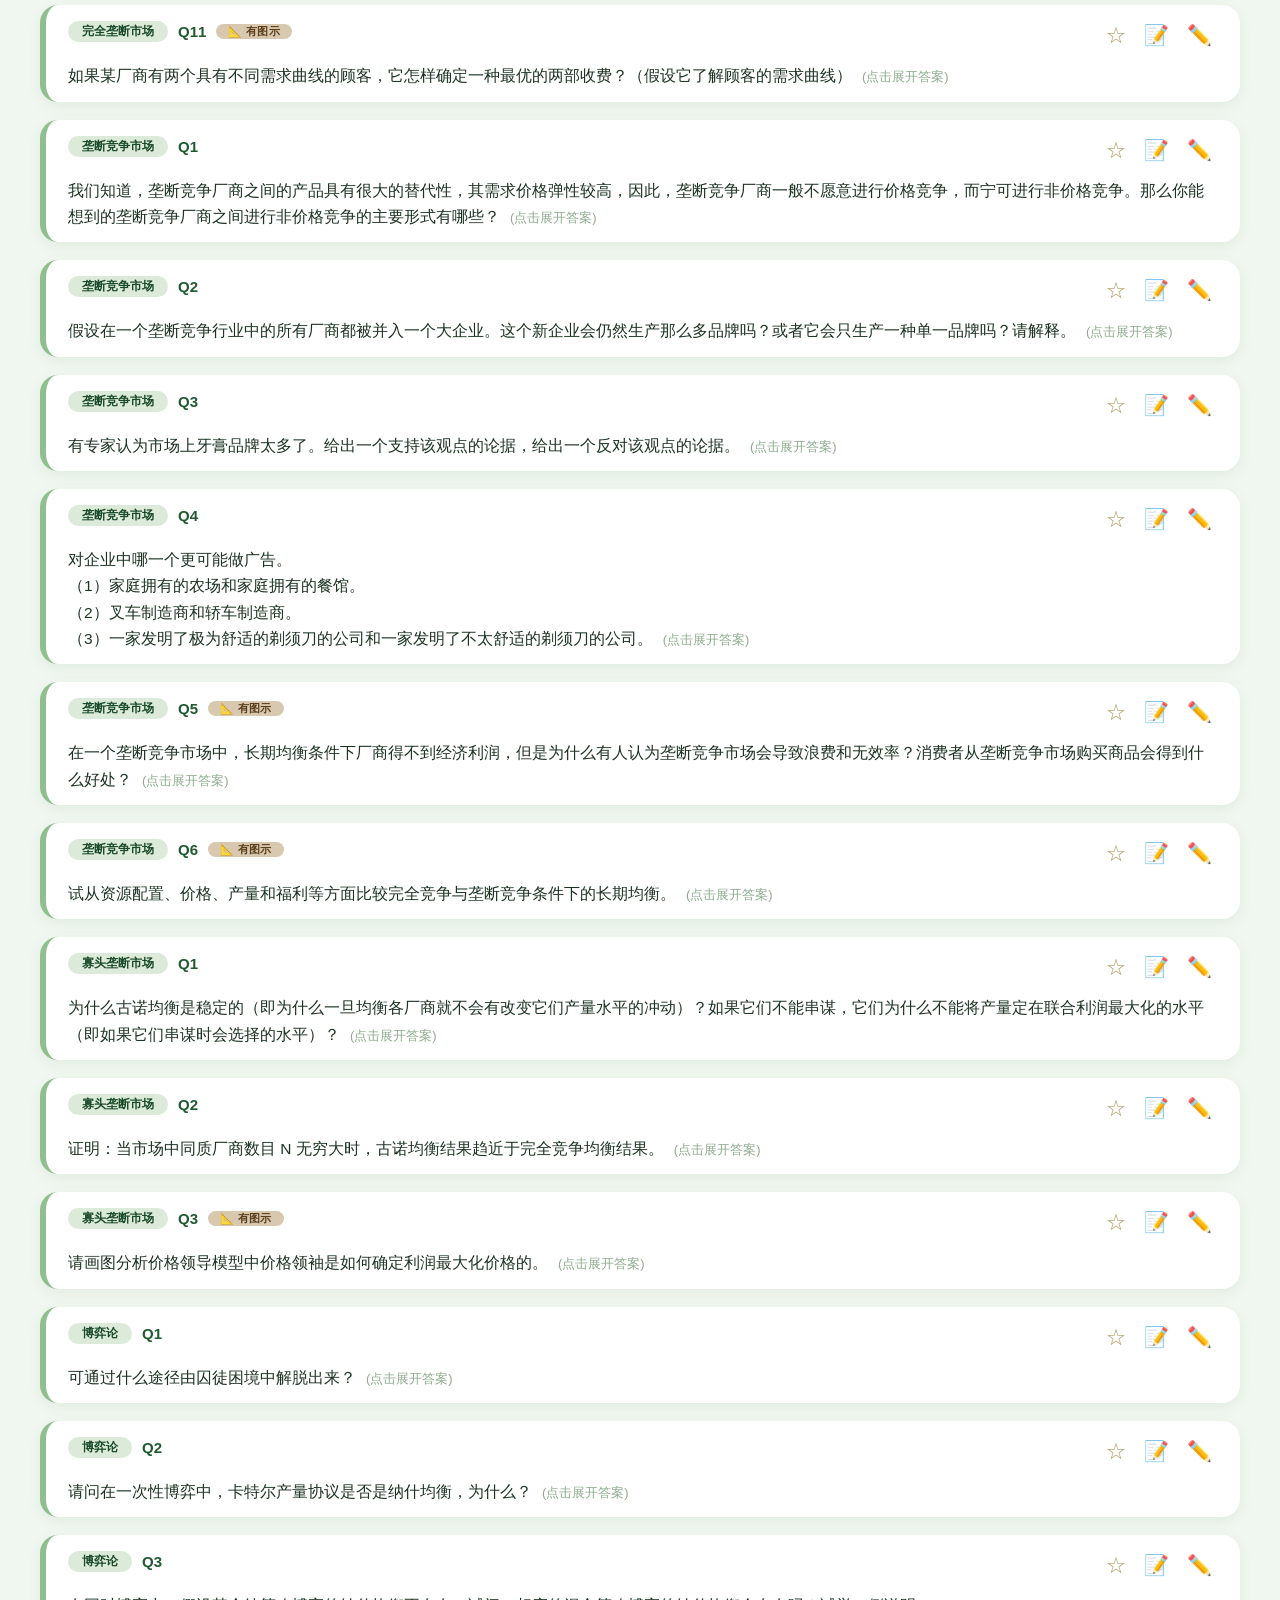
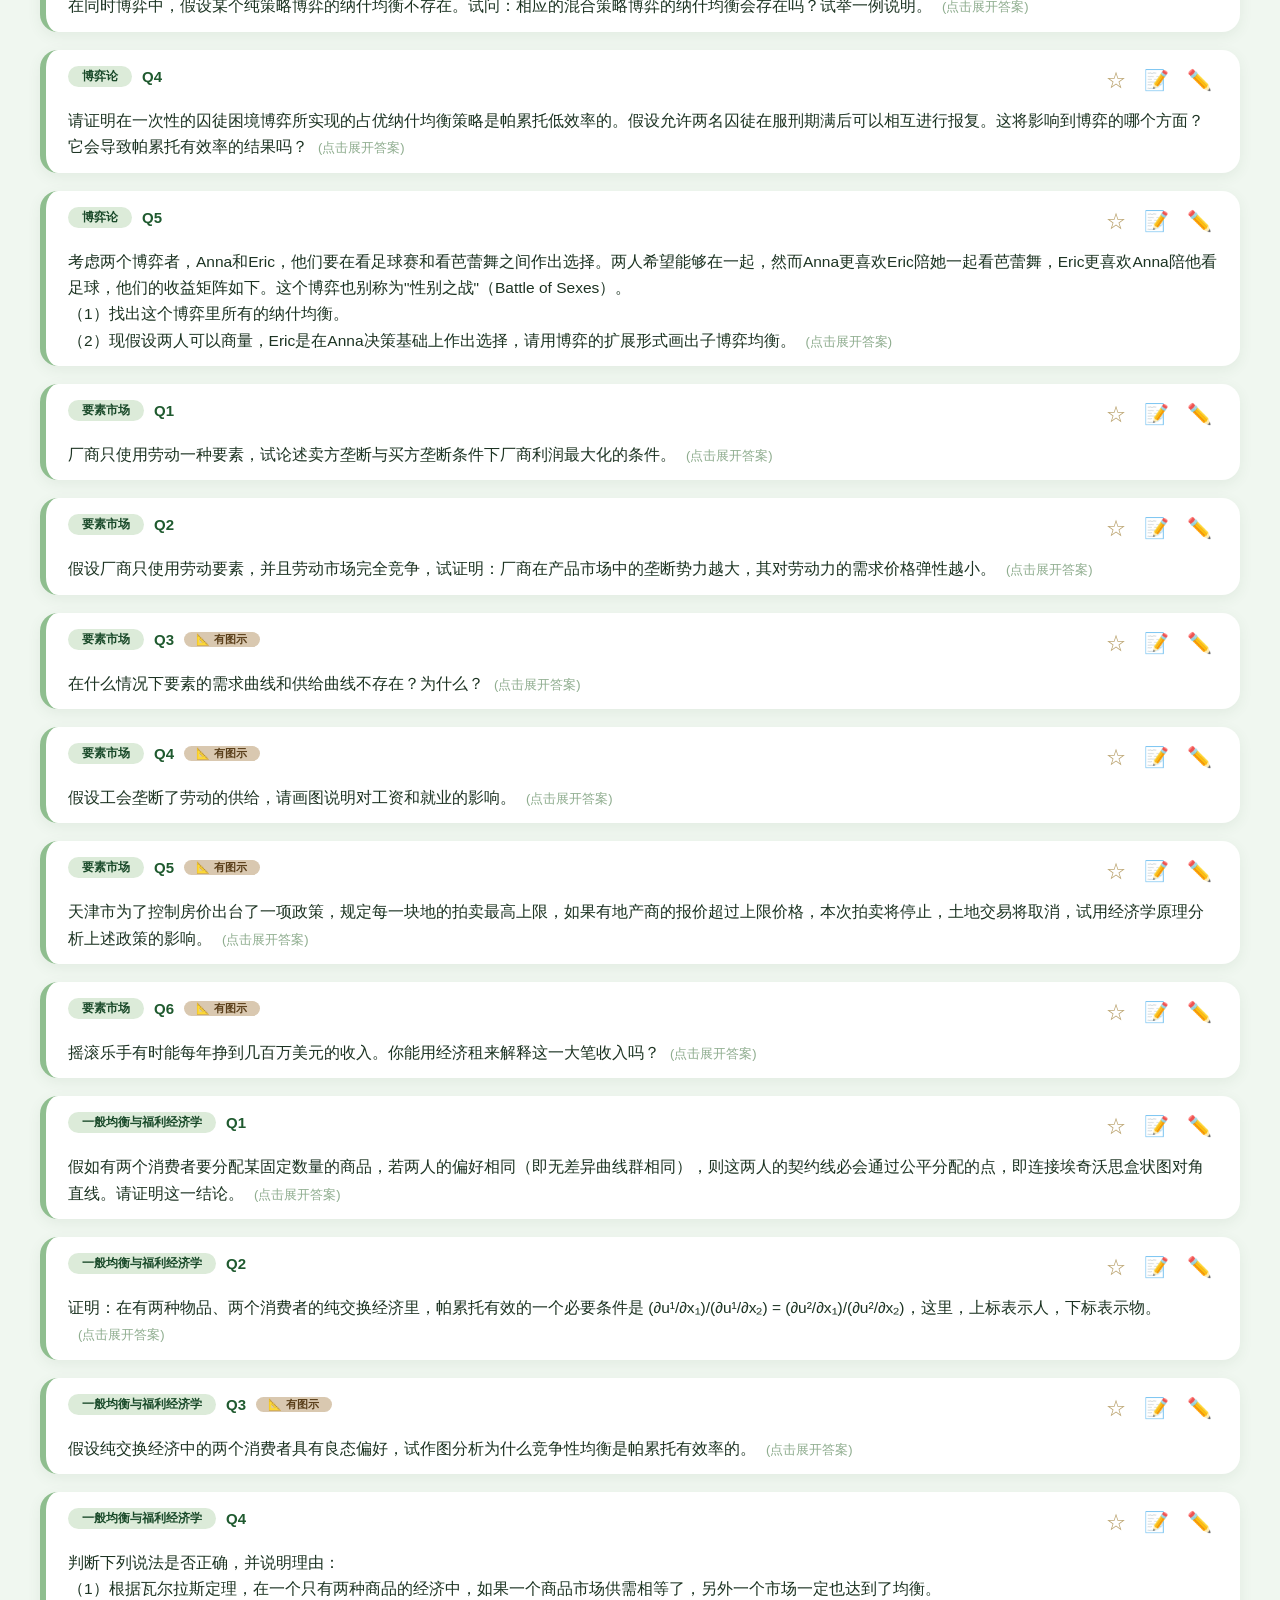
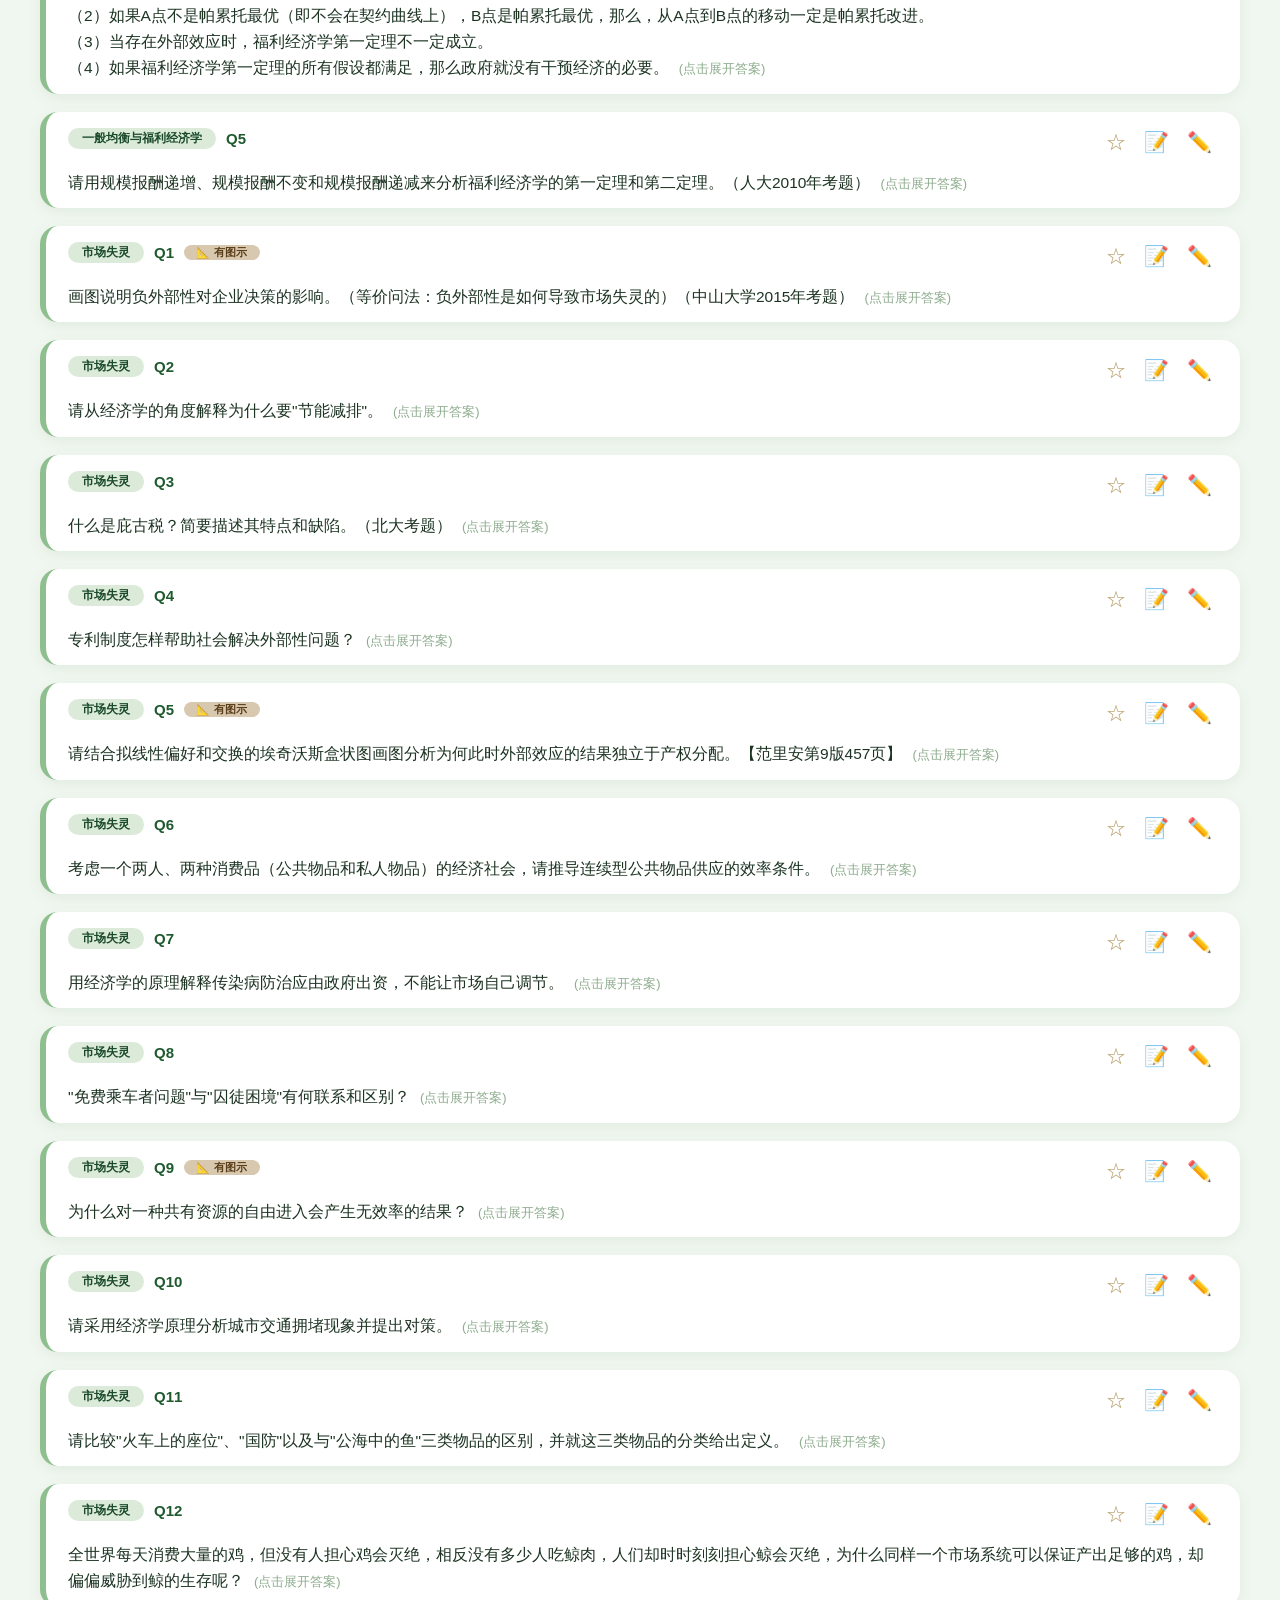
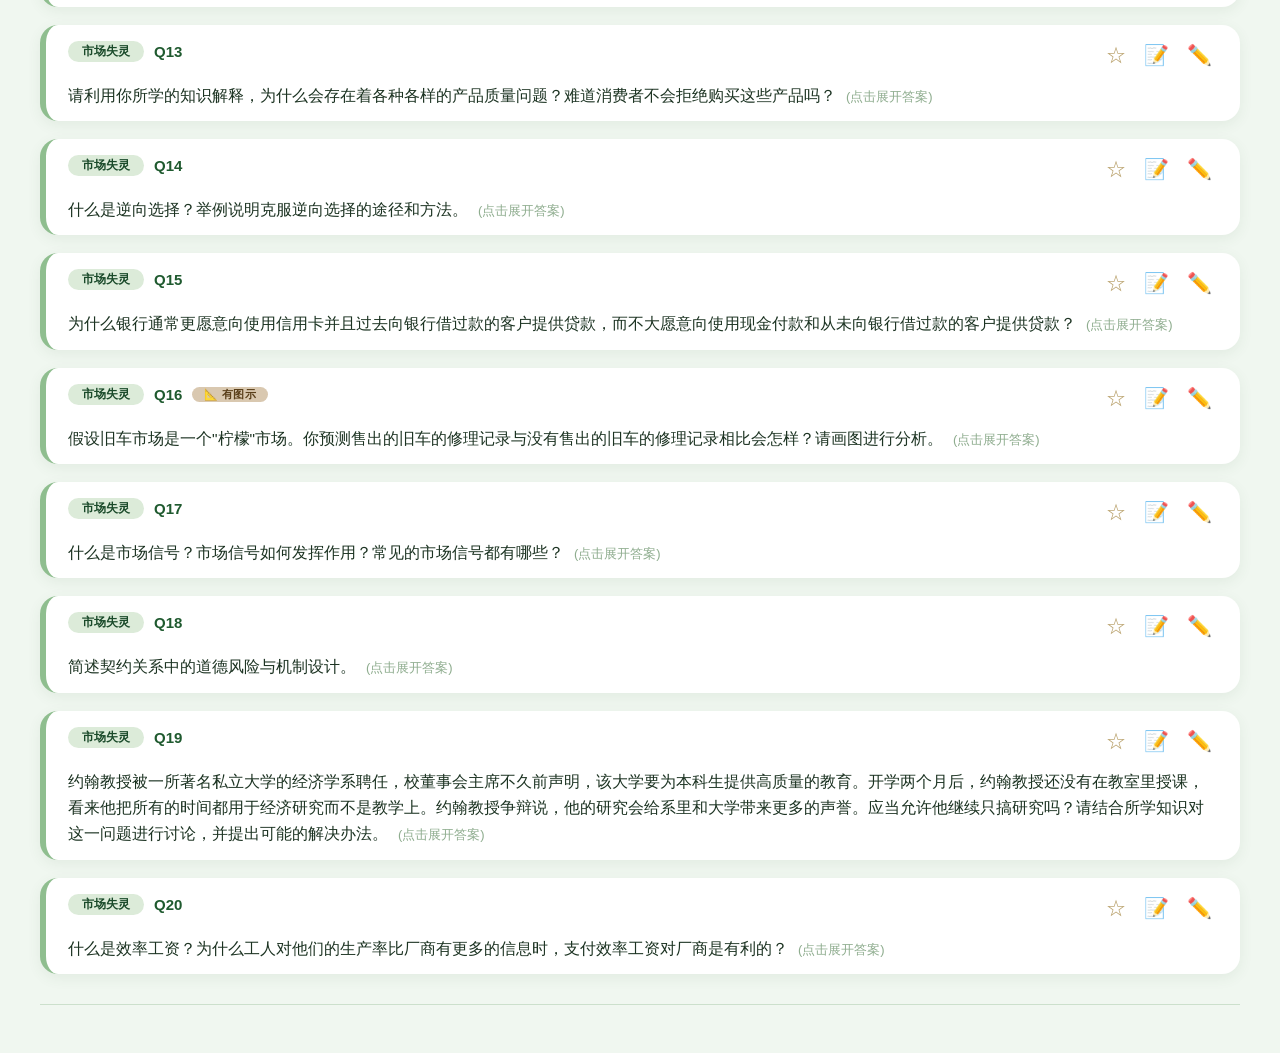
<file: 5micro-short-answer.html>
<!DOCTYPE html>
<html lang="zh-CN">
<head>
<meta charset="UTF-8">
<meta name="viewport" content="width=device-width, initial-scale=1.0">
<link rel="icon" type="image/svg+xml" href="icons/icon.svg">
<link rel="icon" href="icons/favicon.ico" sizes="16x16 32x32 48x48">
<link rel="icon" type="image/png" sizes="32x32" href="icons/favicon-32.png">
<link rel="icon" type="image/png" sizes="16x16" href="icons/favicon-16.png">
<link rel="apple-touch-icon" sizes="180x180" href="icons/apple-touch-icon.png">
<link rel="manifest" href="manifest.webmanifest">
<meta name="theme-color" content="#E0D1EF">
<title>微观简答 · 记忆卡</title>

<link rel="stylesheet" href="vendor/katex/katex.min.css">
<link rel="stylesheet" href="ui/tokens.css?v=20261113a">
<link rel="stylesheet" href="theme/tokens.css?v=20261113a">
<link rel="stylesheet" href="ui/components.css?v=20261113a">
<link rel="stylesheet" href="ui/section-nav.css?v=20261113a">
<link rel="stylesheet" href="ui/page.css?v=20261113a">
<link rel="stylesheet" href="ui/richnote.css?v=20261113a">
<link rel="stylesheet" href="ui/imgctl.css?v=20261113a">
<link rel="stylesheet" href="ui/top-btn.css?v=20261113a">

<link rel="stylesheet" href="ui/ai.css?v=20261113a">
<script src="engine/search-jump.js?v=20261117a"></script>
</head>

<body data-preset="tinted">

<header class="app-header">
  <h1 id="pageTitle">南开经济学 · 微观简答记忆卡</h1>
  <div class="stats" id="stats"></div>
</header>

<div class="filter-bar" id="filterBar">
  <div class="dims" id="filterDims"></div>
  <span class="search-wrap"><input type="text" id="pageSearch" placeholder="搜索题目关键词…"><button type="button" class="search-clear" id="pageClear" aria-label="清空搜索"><svg viewBox="0 0 12 12" aria-hidden="true"><path d="M2.2 2.2l7.6 7.6M9.8 2.2l-7.6 7.6" stroke="currentColor" stroke-width="1.5" stroke-linecap="round"/></svg></button></span>
  <button type="button" class="btn-soft" id="btnReset">重置筛选</button>
  <button type="button" class="btn-random" id="btnRandom">🎲 随机抽查</button>
</div>

<div class="single-mode-bar" id="singleModeBar">
  <div class="mode-left">
    <button type="button" class="btn-nav" id="prevCardBtn" title="上一张">◀</button>
    <span class="card-id-badge" id="singleCardBadge">卡片 #1</span>
    <button type="button" class="btn-nav" id="nextCardBtn" title="下一张">▶</button>
    <span class="mode-hint">抽查中</span>
  </div>
  <button type="button" class="btn-exit-single" id="exitSingleBtn" title="退出抽查模式">✕</button>
</div>

<main class="card-grid" id="cardGrid"></main>

<div class="empty" id="empty" hidden>没有符合条件的卡片</div>

<div class="footer-note" id="footerNote"></div>

<div class="toast" id="toast"></div>

<script src="palette.config.js?v=20261113a"></script>
<script src="project.config.js?v=20261113a"></script>
<script src="5micro-short-answer.config.js?v=20261113a"></script>
<script src="data/5micro-short-answer.js?v=20261113a"></script>
<script src="vendor/katex/katex.min.js"></script>
<script src="engine/render/common.js?v=20261113a"></script>
<script src="engine/lines.js?v=20261113a"></script>
<script src="engine/render/table.js?v=20261113a"></script>
<script src="engine/render/unicode.js?v=20261113a"></script>
<script src="engine/render/latex.js?v=20261113a"></script>
<script src="engine/card.js?v=20261113a"></script>
<script src="engine/filters.js?v=20261113a"></script>
<script src="engine/store.js?v=20261113a"></script>
<script src="engine/ui.js?v=20261113a"></script>
<script src="engine/userdata.js?v=20261113a"></script>
<script src="engine/blobstore.js?v=20261113a"></script>
<script src="engine/image-store.js?v=20261113a"></script>
<script src="engine/notes.js?v=20261113a"></script>
<script src="engine/imgctl/core.js?v=20261113a"></script>
<script src="engine/editor/core.js?v=20261113a"></script>
<script src="engine/richnote.js?v=20261113a"></script>
<script src="engine/edit.js?v=20261113a"></script>
<script src="engine/selftest.js?v=20261113a"></script>
<script src="engine/filtermemory.js?v=20261113a"></script>
<script src="engine/single.js?v=20261113a"></script>
<script src="nav.config.js?v=20261113a"></script>
<script src="engine/section-nav.js?v=20261113a"></script>
<script src="engine/page.js?v=20261113a"></script>

<script>
KB.Page.mount();
</script>

<script src="ai.config.js?v=20261113a"></script>
<script src="engine/ai/common.js?v=20261113a"></script>
<script src="engine/ai/codec.js?v=20261113a"></script>
<script src="engine/ai/storage.js?v=20261113a"></script>
<script src="engine/ai/markdown.js?v=20261113a"></script>
<script src="engine/ai/context.js?v=20261113a"></script>
<script src="engine/ai/attach.js?v=20261113a"></script>
<script src="engine/ai/nav.js?v=20261113a"></script>
<script src="engine/ai/messages.js?v=20261113a"></script>
<script src="engine/ai/stream.js?v=20261113a"></script>
<script src="engine/ai/share.js?v=20261113a"></script>
<script src="engine/ai/cards.js?v=20261113a"></script>
<script src="engine/ai/core.js?v=20261113a"></script>
<script>KB.AI.mount();</script>
<script src="engine/top-btn.js?v=20261113a"></script>
</body>
</html>
</file>
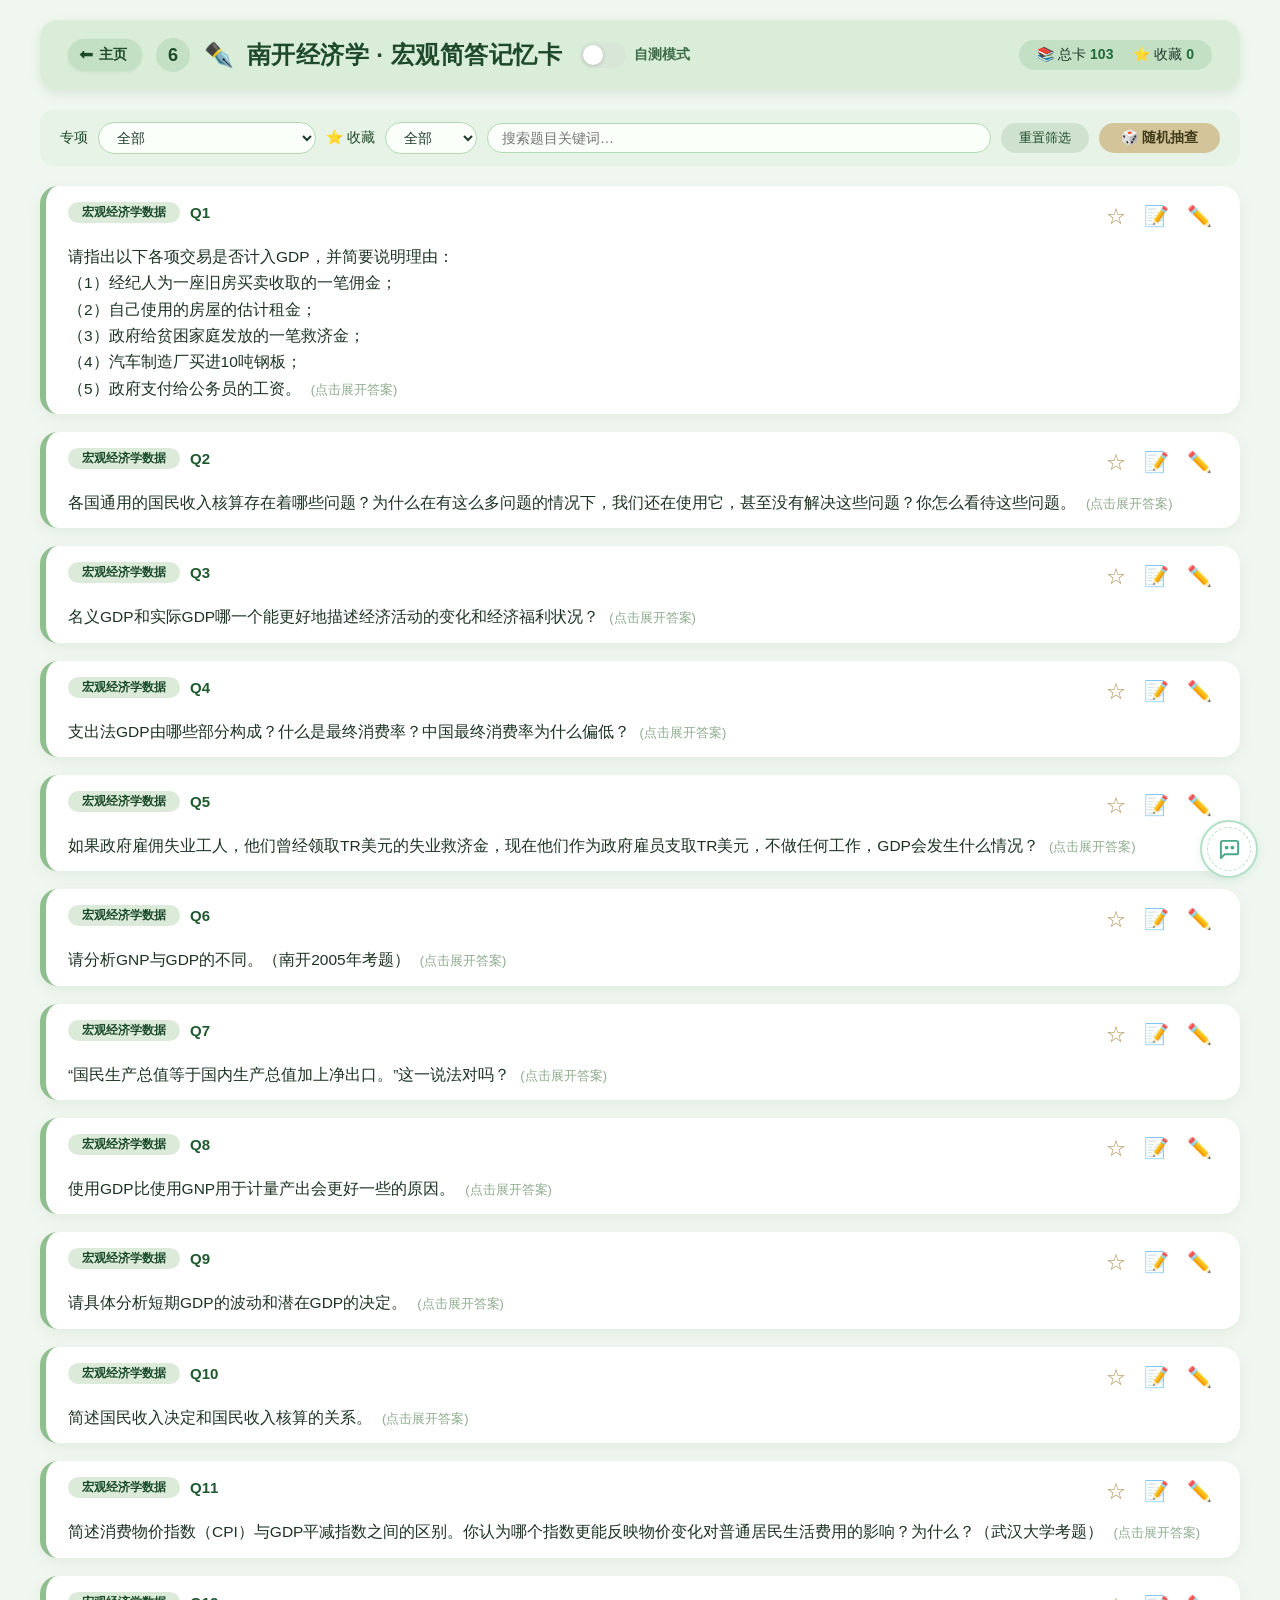
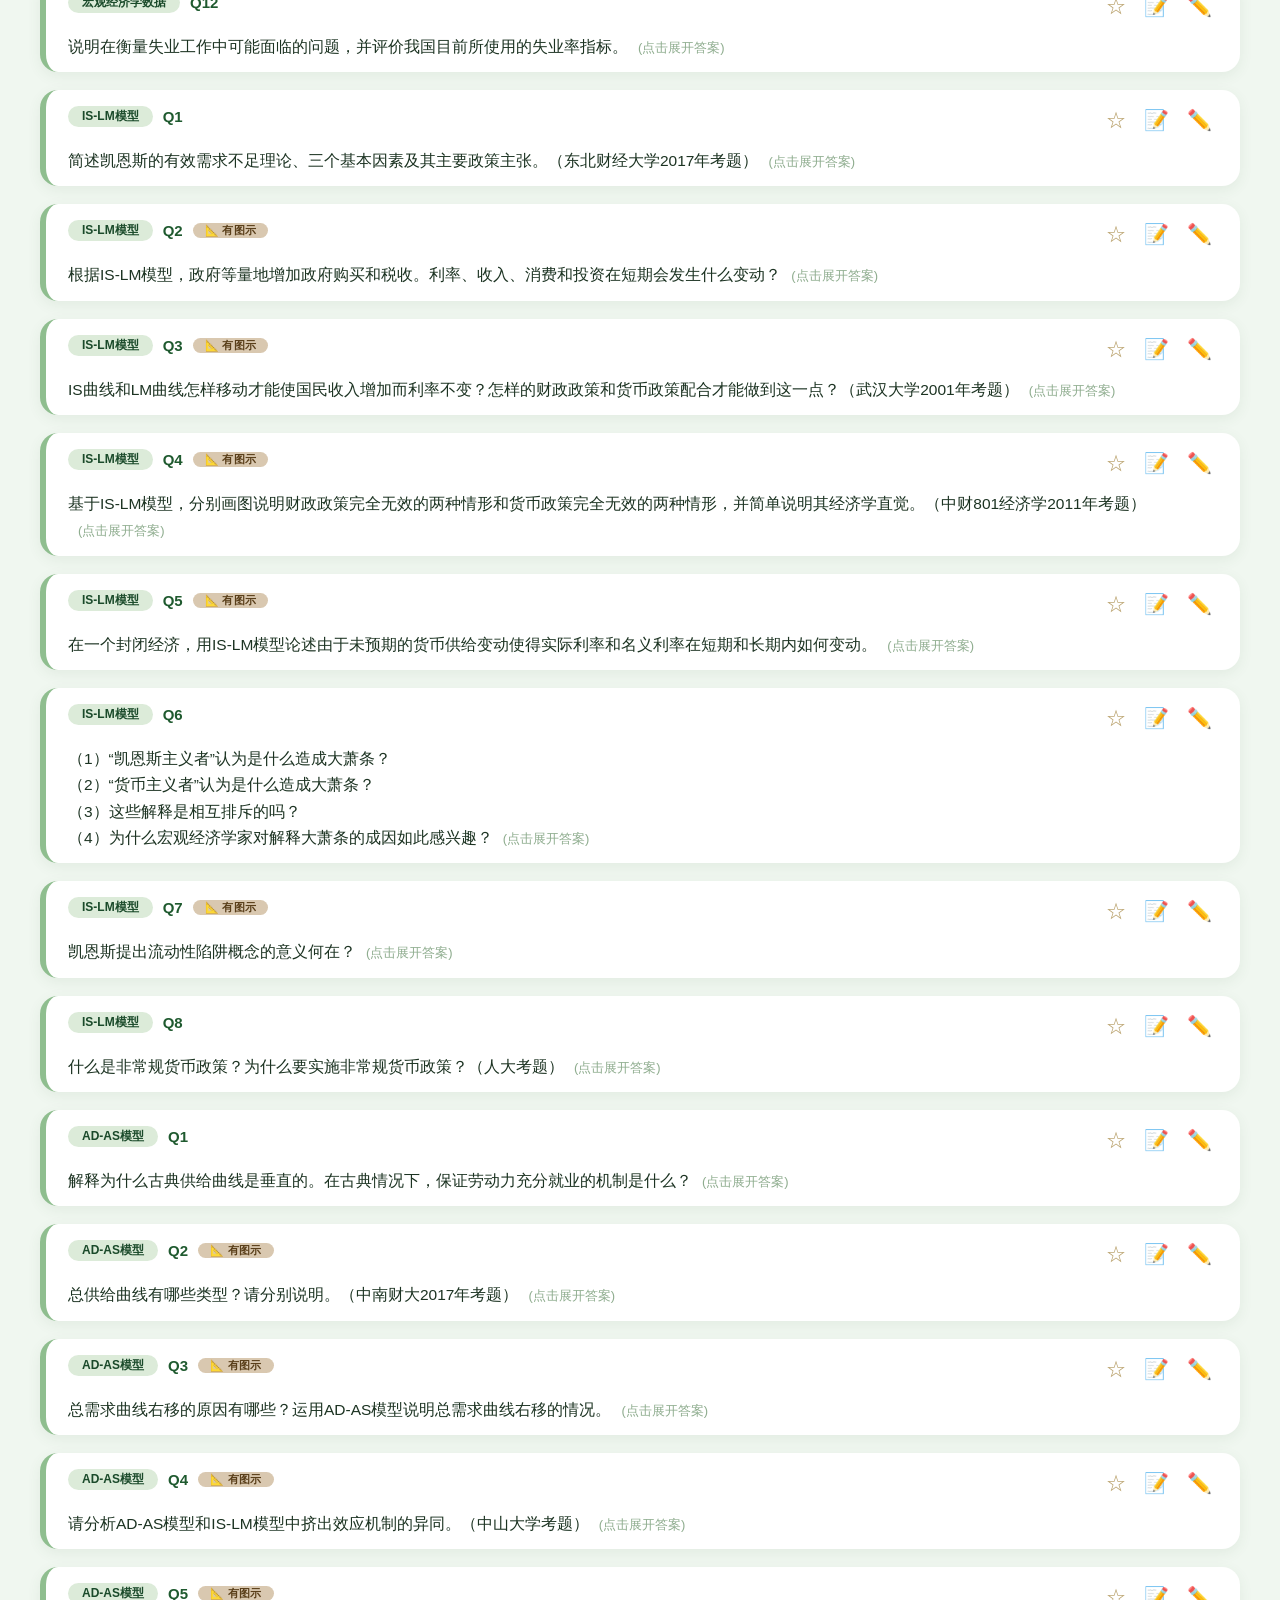
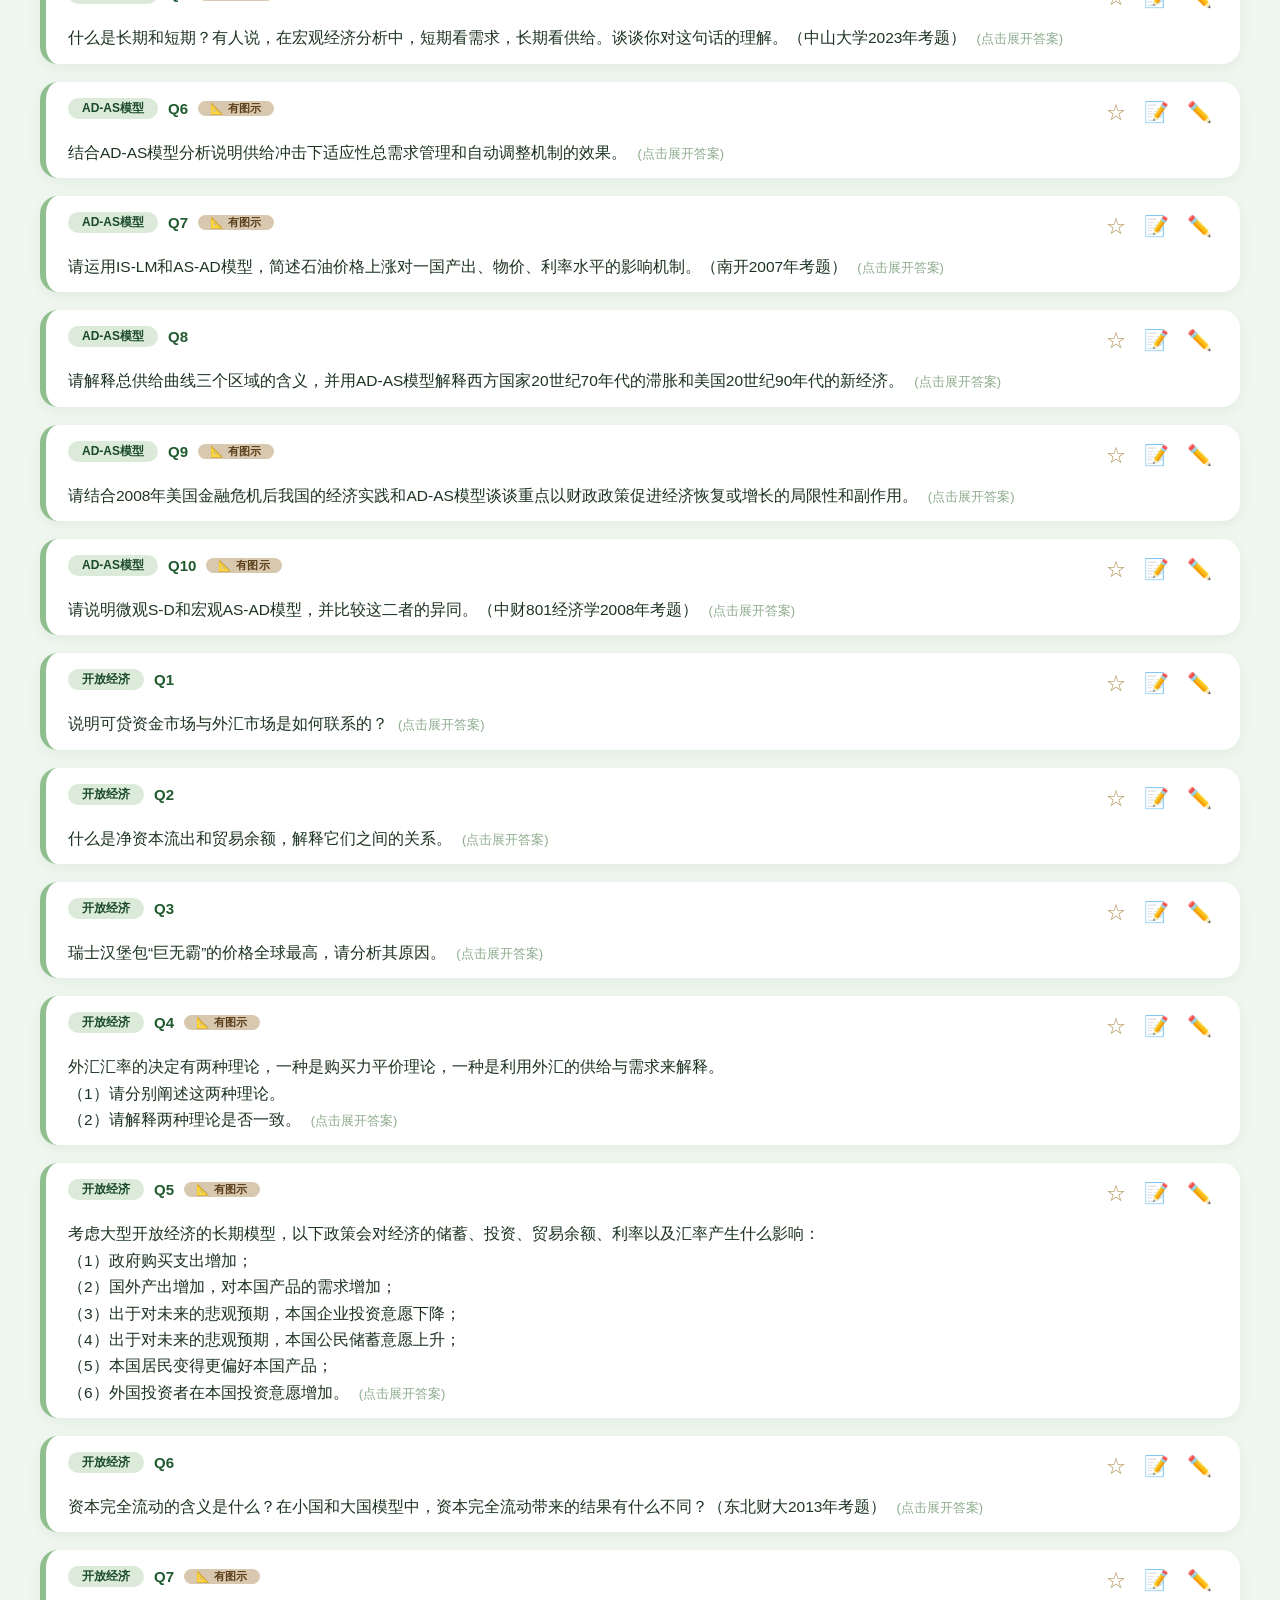
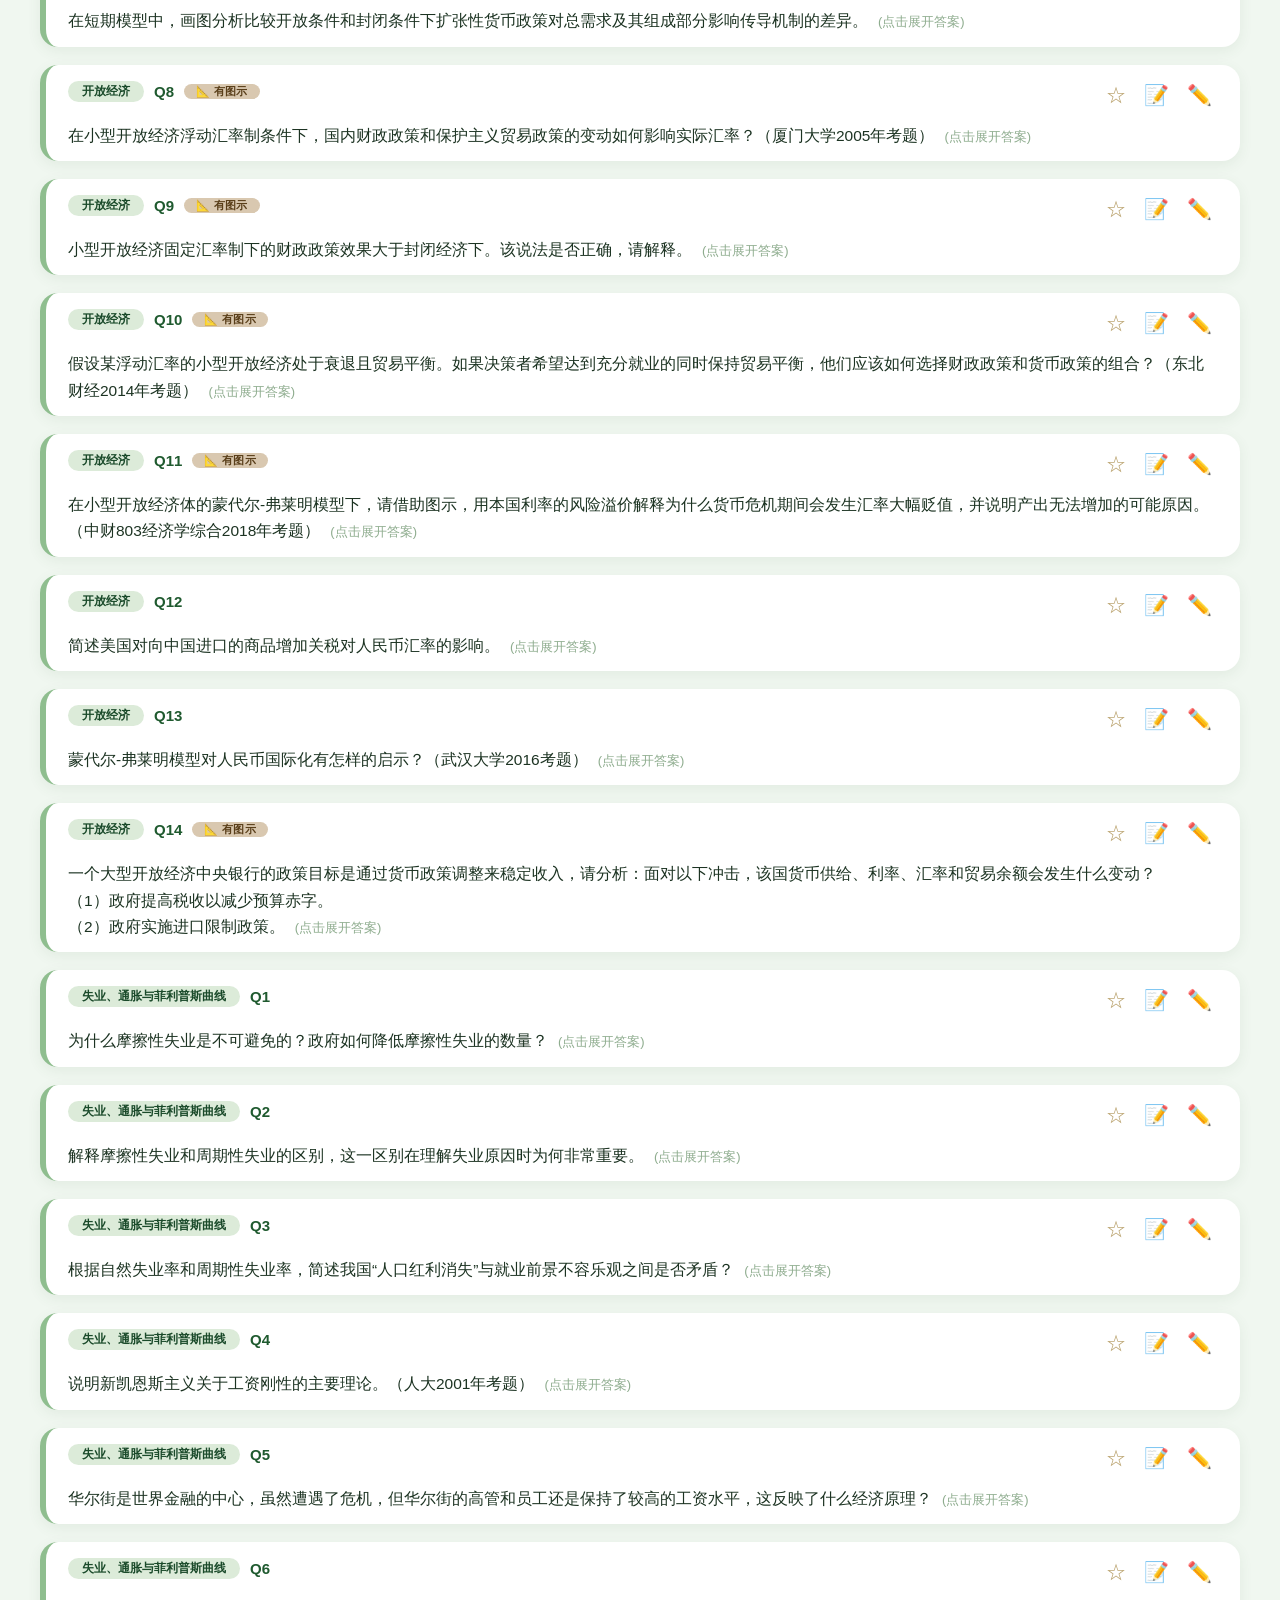
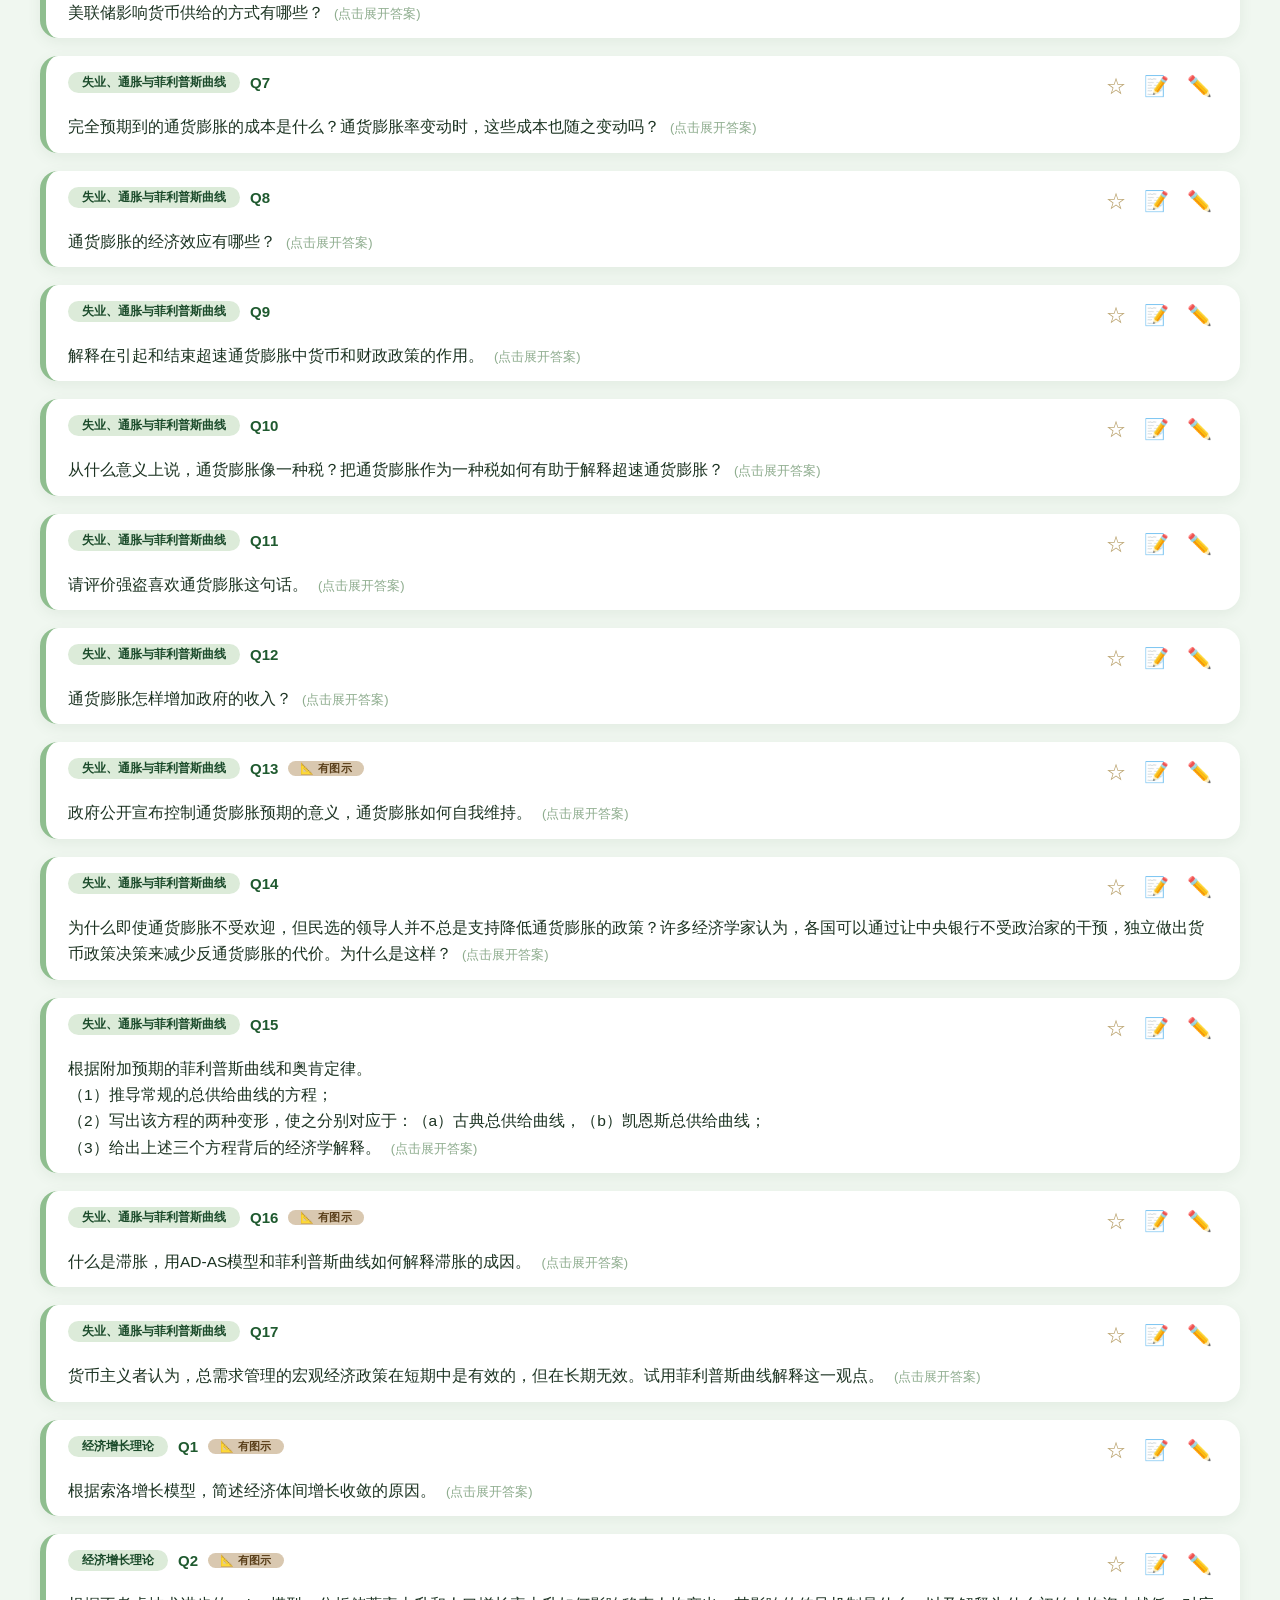
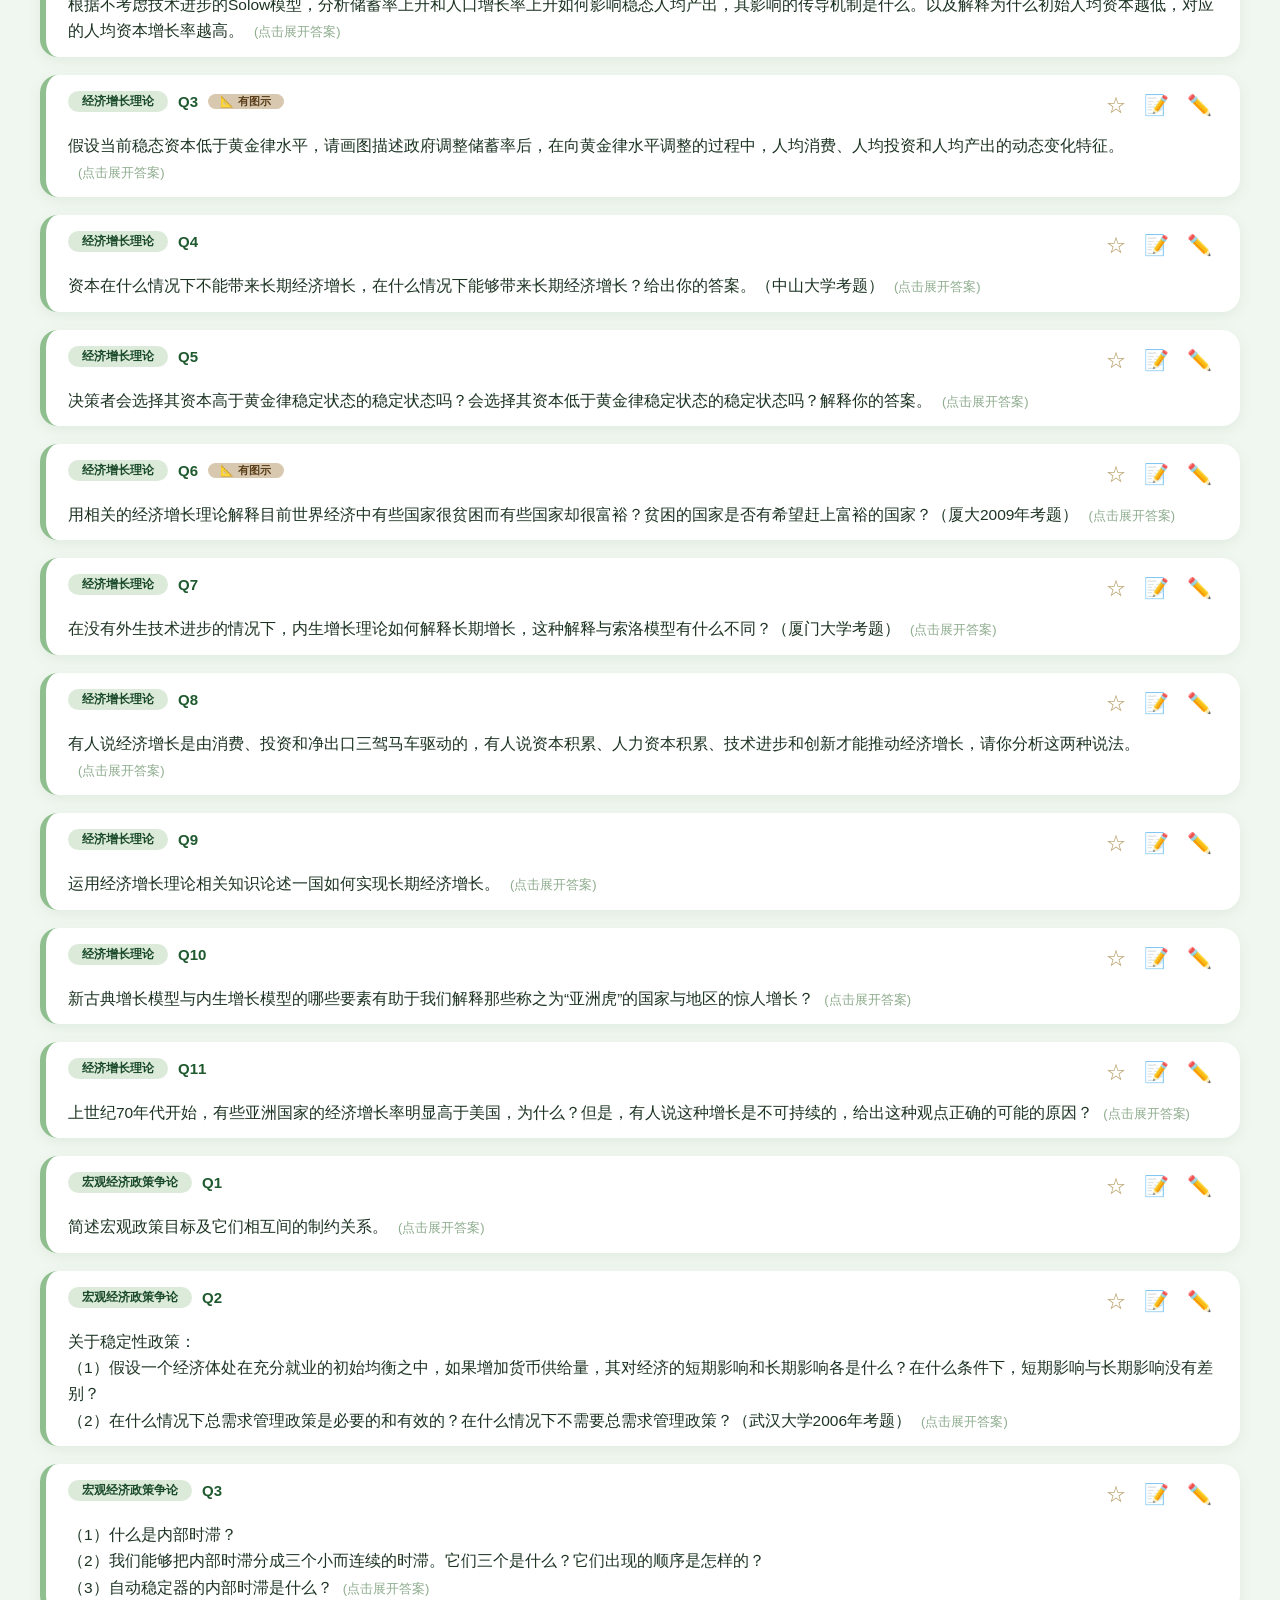
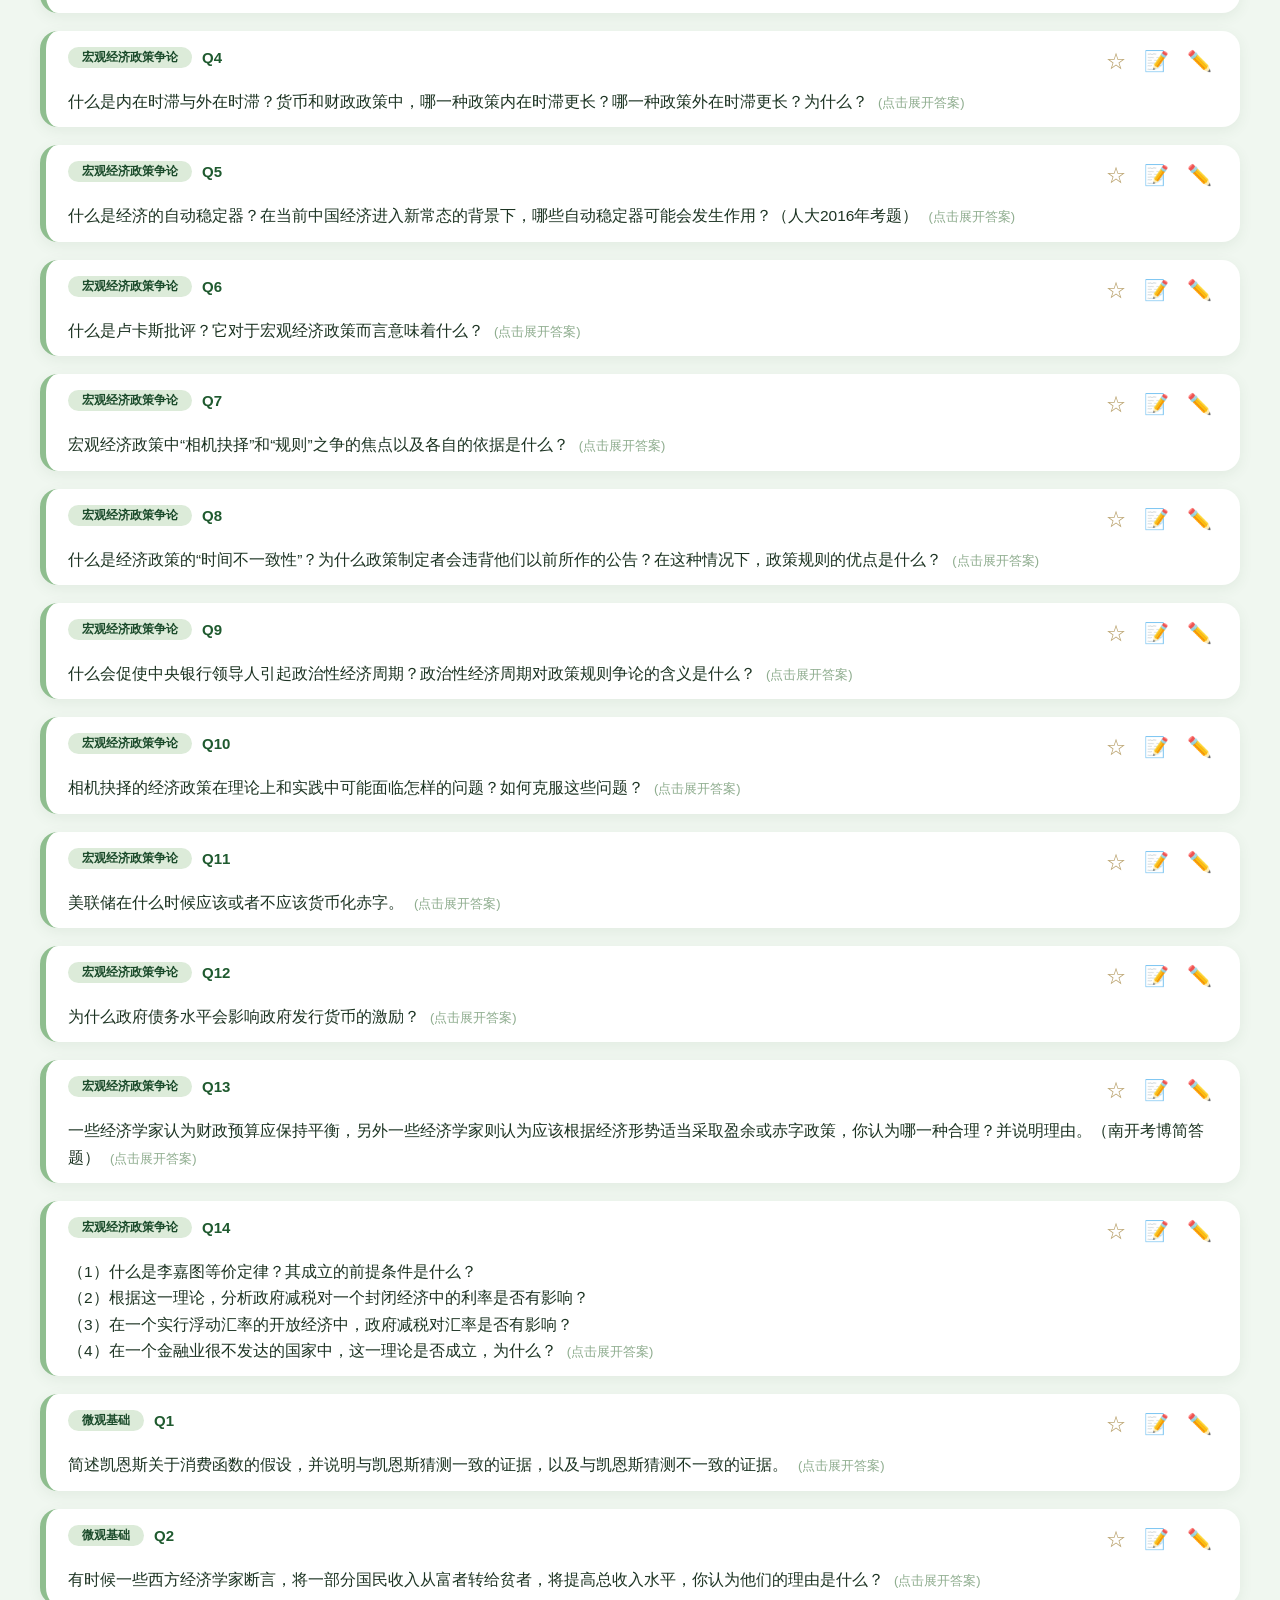
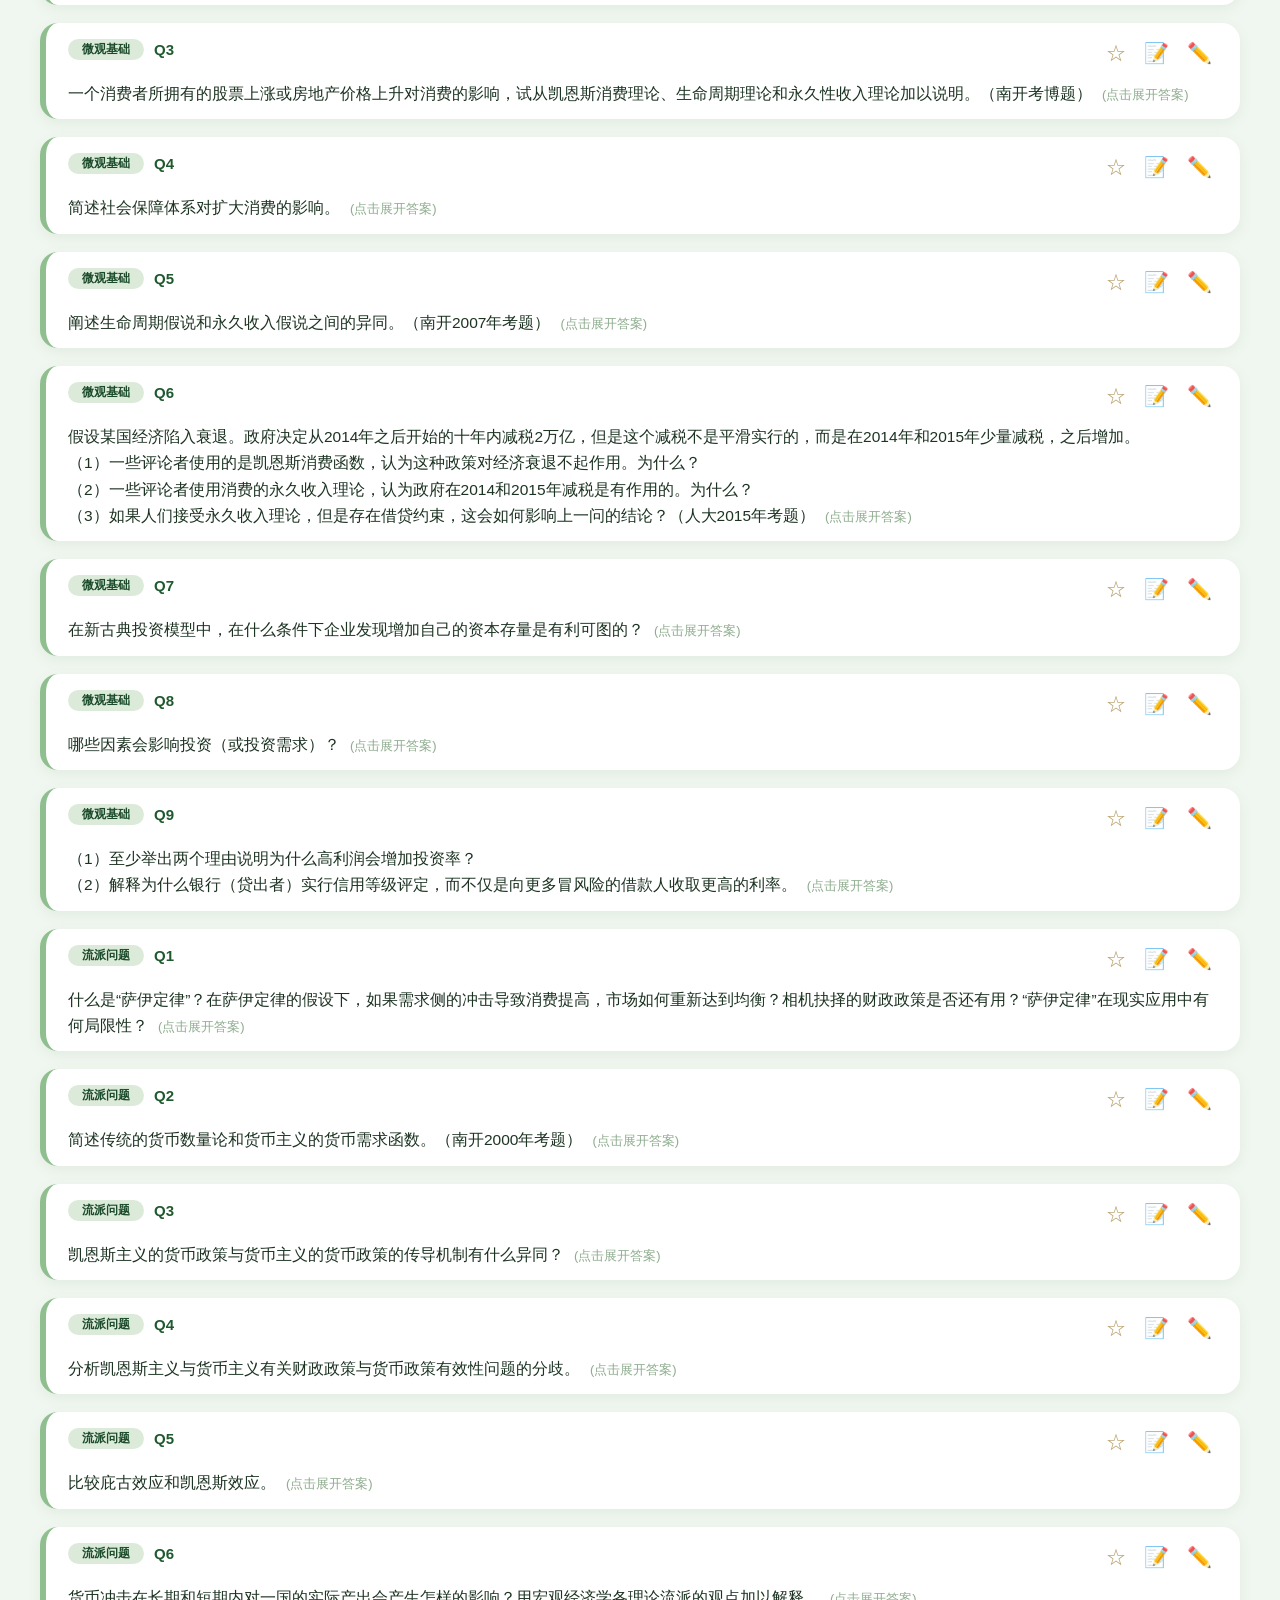
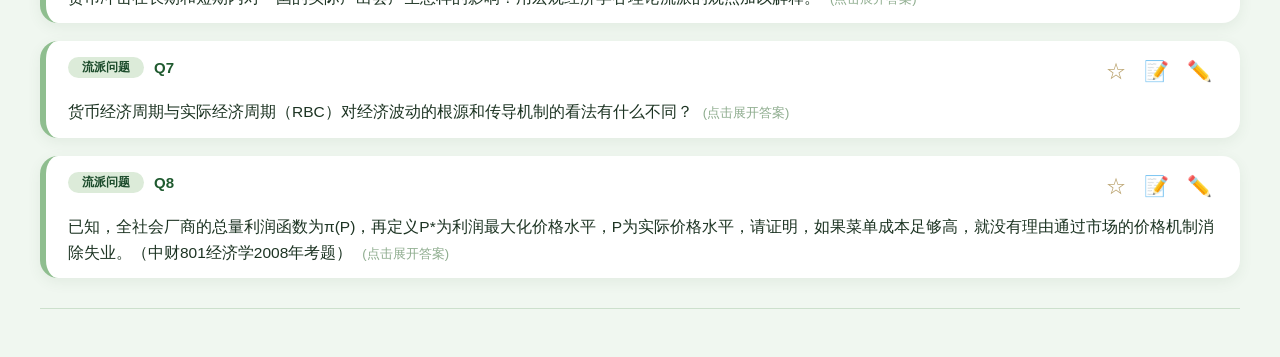
<file: 6macro-short-answer.html>
<!DOCTYPE html>
<html lang="zh-CN">
<head>
<meta charset="UTF-8">
<meta name="viewport" content="width=device-width, initial-scale=1.0">
<link rel="icon" type="image/svg+xml" href="icons/icon.svg">
<link rel="icon" href="icons/favicon.ico" sizes="16x16 32x32 48x48">
<link rel="icon" type="image/png" sizes="32x32" href="icons/favicon-32.png">
<link rel="icon" type="image/png" sizes="16x16" href="icons/favicon-16.png">
<link rel="apple-touch-icon" sizes="180x180" href="icons/apple-touch-icon.png">
<link rel="manifest" href="manifest.webmanifest">
<meta name="theme-color" content="#E0D1EF">
<title>宏观简答 · 记忆卡</title>

<link rel="stylesheet" href="vendor/katex/katex.min.css">
<link rel="stylesheet" href="ui/tokens.css?v=20261113a">
<link rel="stylesheet" href="theme/tokens.css?v=20261113a">
<link rel="stylesheet" href="ui/components.css?v=20261113a">
<link rel="stylesheet" href="ui/section-nav.css?v=20261113a">
<link rel="stylesheet" href="ui/page.css?v=20261113a">
<link rel="stylesheet" href="ui/richnote.css?v=20261113a">
<link rel="stylesheet" href="ui/imgctl.css?v=20261113a">
<link rel="stylesheet" href="ui/top-btn.css?v=20261113a">

<link rel="stylesheet" href="ui/ai.css?v=20261113a">
<script src="engine/search-jump.js?v=20261117a"></script>
</head>

<body data-preset="tinted">

<header class="app-header">
  <h1 id="pageTitle">南开经济学 · 宏观简答记忆卡</h1>
  <div class="stats" id="stats"></div>
</header>

<div class="filter-bar" id="filterBar">
  <div class="dims" id="filterDims"></div>
  <span class="search-wrap"><input type="text" id="pageSearch" placeholder="搜索题目关键词…"><button type="button" class="search-clear" id="pageClear" aria-label="清空搜索"><svg viewBox="0 0 12 12" aria-hidden="true"><path d="M2.2 2.2l7.6 7.6M9.8 2.2l-7.6 7.6" stroke="currentColor" stroke-width="1.5" stroke-linecap="round"/></svg></button></span>
  <button type="button" class="btn-soft" id="btnReset">重置筛选</button>
  <button type="button" class="btn-random" id="btnRandom">🎲 随机抽查</button>
</div>

<div class="single-mode-bar" id="singleModeBar">
  <div class="mode-left">
    <button type="button" class="btn-nav" id="prevCardBtn" title="上一张">◀</button>
    <span class="card-id-badge" id="singleCardBadge">卡片 #1</span>
    <button type="button" class="btn-nav" id="nextCardBtn" title="下一张">▶</button>
    <span class="mode-hint">抽查中</span>
  </div>
  <button type="button" class="btn-exit-single" id="exitSingleBtn" title="退出抽查模式">✕</button>
</div>

<main class="card-grid" id="cardGrid"></main>

<div class="empty" id="empty" hidden>没有符合条件的卡片</div>

<div class="footer-note" id="footerNote"></div>

<div class="toast" id="toast"></div>

<script src="palette.config.js?v=20261113a"></script>
<script src="project.config.js?v=20261113a"></script>
<script src="6macro-short-answer.config.js?v=20261113a"></script>
<script src="data/6macro-short-answer.js?v=20261113a"></script>
<script src="vendor/katex/katex.min.js"></script>
<script src="engine/render/common.js?v=20261113a"></script>
<script src="engine/lines.js?v=20261113a"></script>
<script src="engine/render/table.js?v=20261113a"></script>
<script src="engine/render/unicode.js?v=20261113a"></script>
<script src="engine/render/latex.js?v=20261113a"></script>
<script src="engine/card.js?v=20261113a"></script>
<script src="engine/filters.js?v=20261113a"></script>
<script src="engine/store.js?v=20261113a"></script>
<script src="engine/ui.js?v=20261113a"></script>
<script src="engine/userdata.js?v=20261113a"></script>
<script src="engine/blobstore.js?v=20261113a"></script>
<script src="engine/image-store.js?v=20261113a"></script>
<script src="engine/notes.js?v=20261113a"></script>
<script src="engine/imgctl/core.js?v=20261113a"></script>
<script src="engine/editor/core.js?v=20261113a"></script>
<script src="engine/richnote.js?v=20261113a"></script>
<script src="engine/edit.js?v=20261113a"></script>
<script src="engine/selftest.js?v=20261113a"></script>
<script src="engine/filtermemory.js?v=20261113a"></script>
<script src="engine/single.js?v=20261113a"></script>
<script src="nav.config.js?v=20261113a"></script>
<script src="engine/section-nav.js?v=20261113a"></script>
<script src="engine/page.js?v=20261113a"></script>

<script>
KB.Page.mount();
</script>

<script src="ai.config.js?v=20261113a"></script>
<script src="engine/ai/common.js?v=20261113a"></script>
<script src="engine/ai/codec.js?v=20261113a"></script>
<script src="engine/ai/storage.js?v=20261113a"></script>
<script src="engine/ai/markdown.js?v=20261113a"></script>
<script src="engine/ai/context.js?v=20261113a"></script>
<script src="engine/ai/attach.js?v=20261113a"></script>
<script src="engine/ai/nav.js?v=20261113a"></script>
<script src="engine/ai/messages.js?v=20261113a"></script>
<script src="engine/ai/stream.js?v=20261113a"></script>
<script src="engine/ai/share.js?v=20261113a"></script>
<script src="engine/ai/cards.js?v=20261113a"></script>
<script src="engine/ai/core.js?v=20261113a"></script>
<script>KB.AI.mount();</script>
<script src="engine/top-btn.js?v=20261113a"></script>
</body>
</html>
</file>
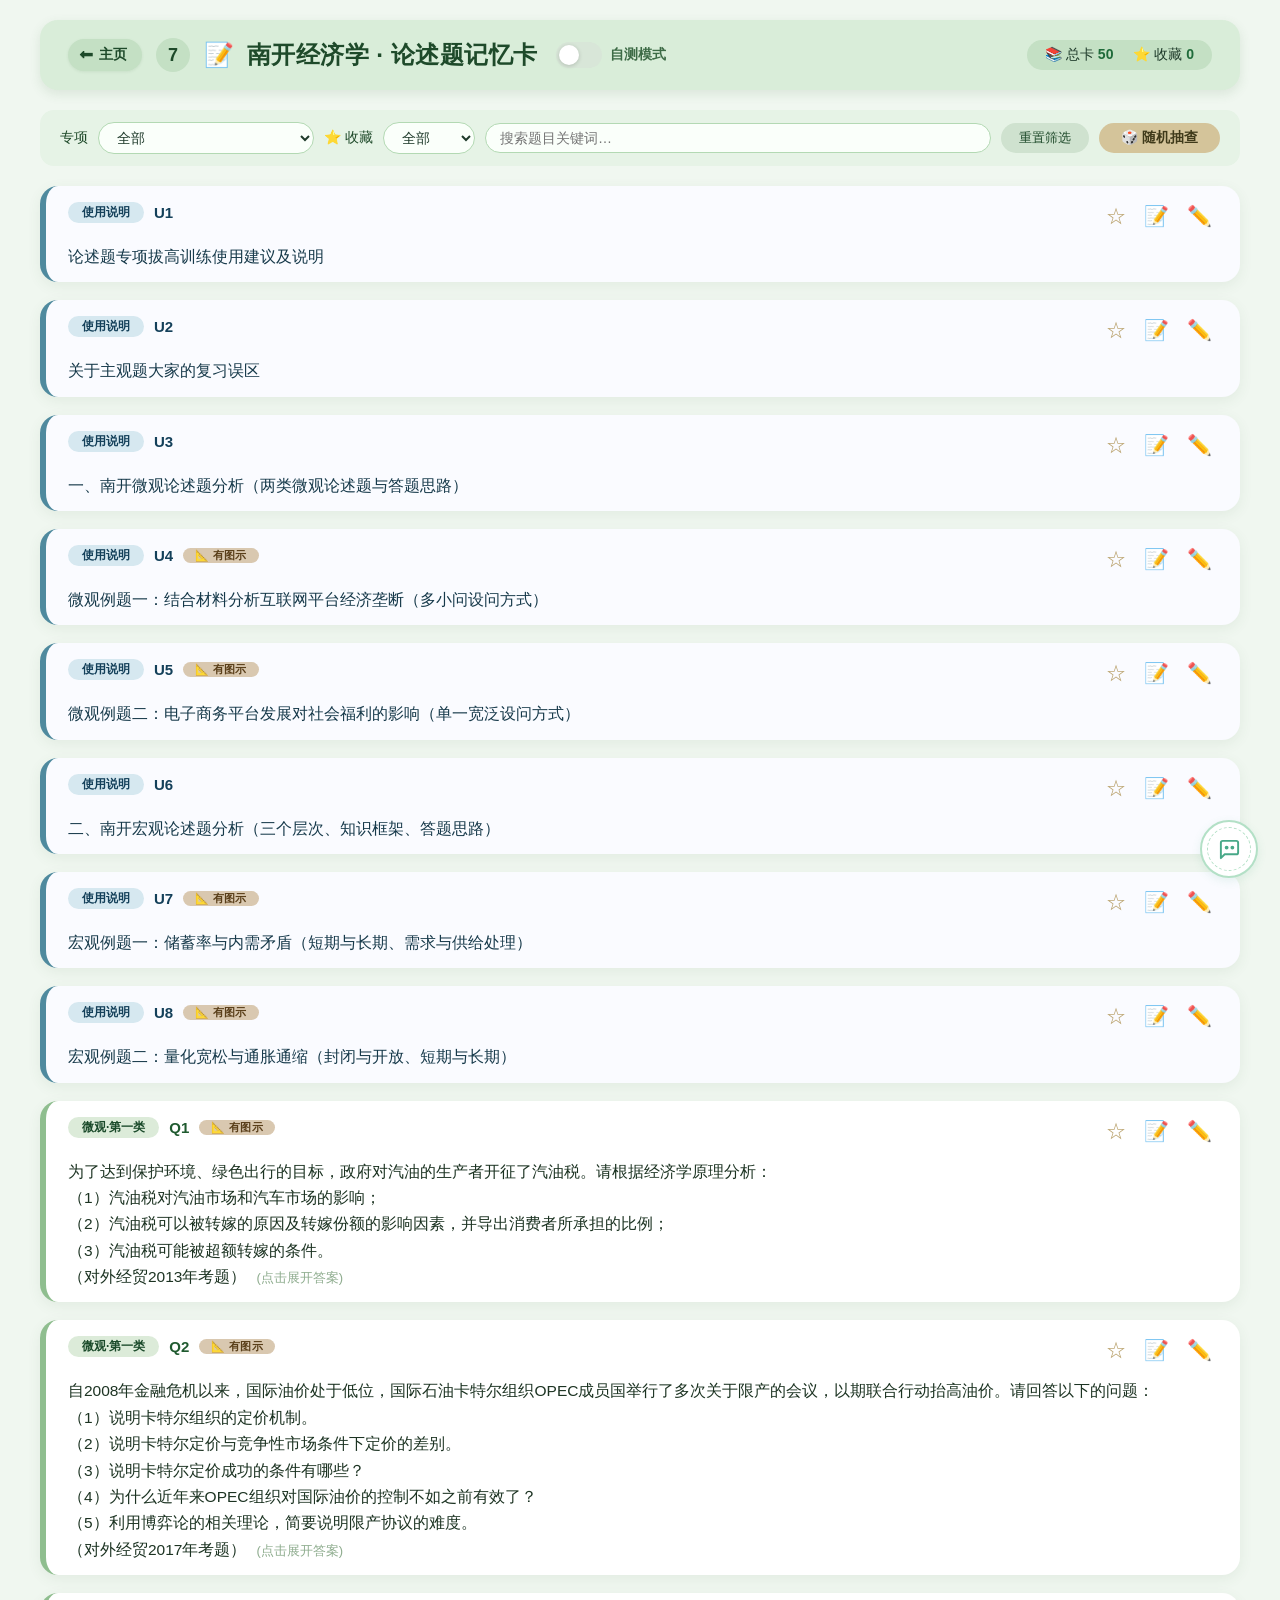
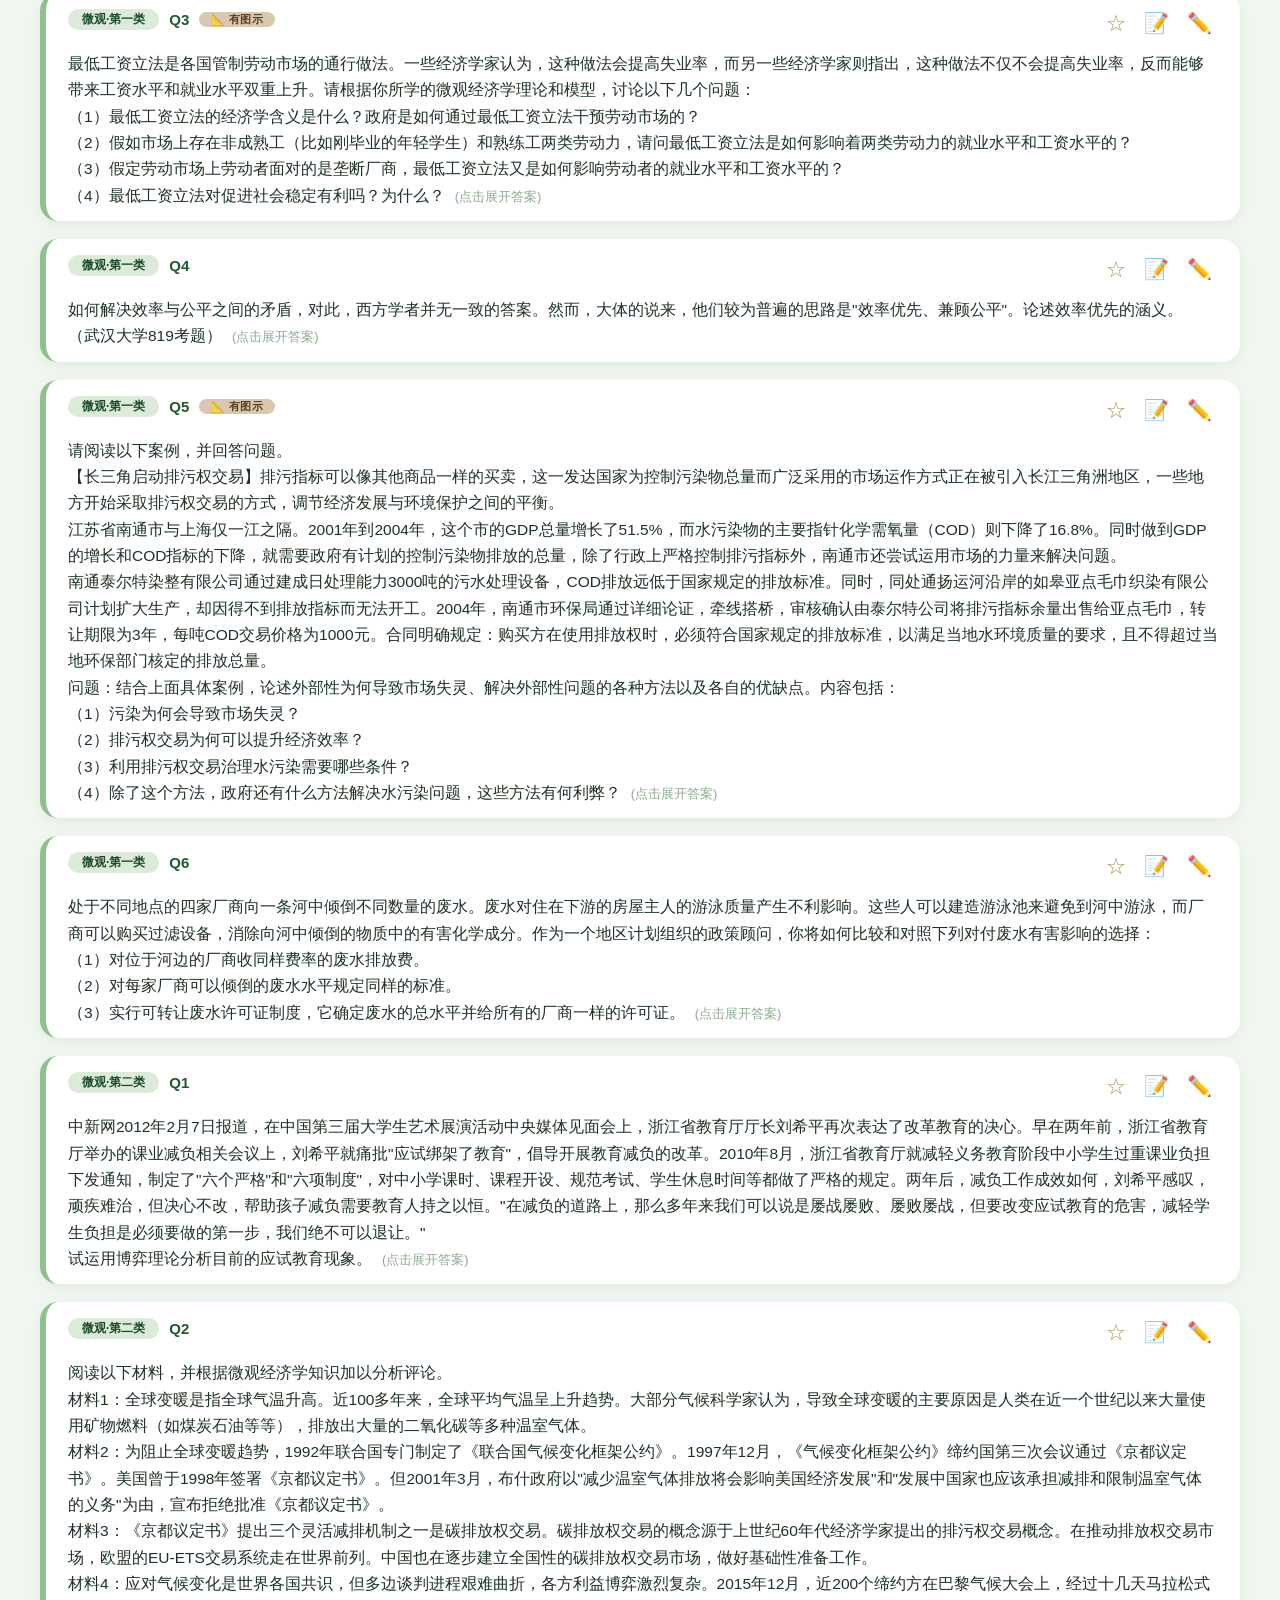
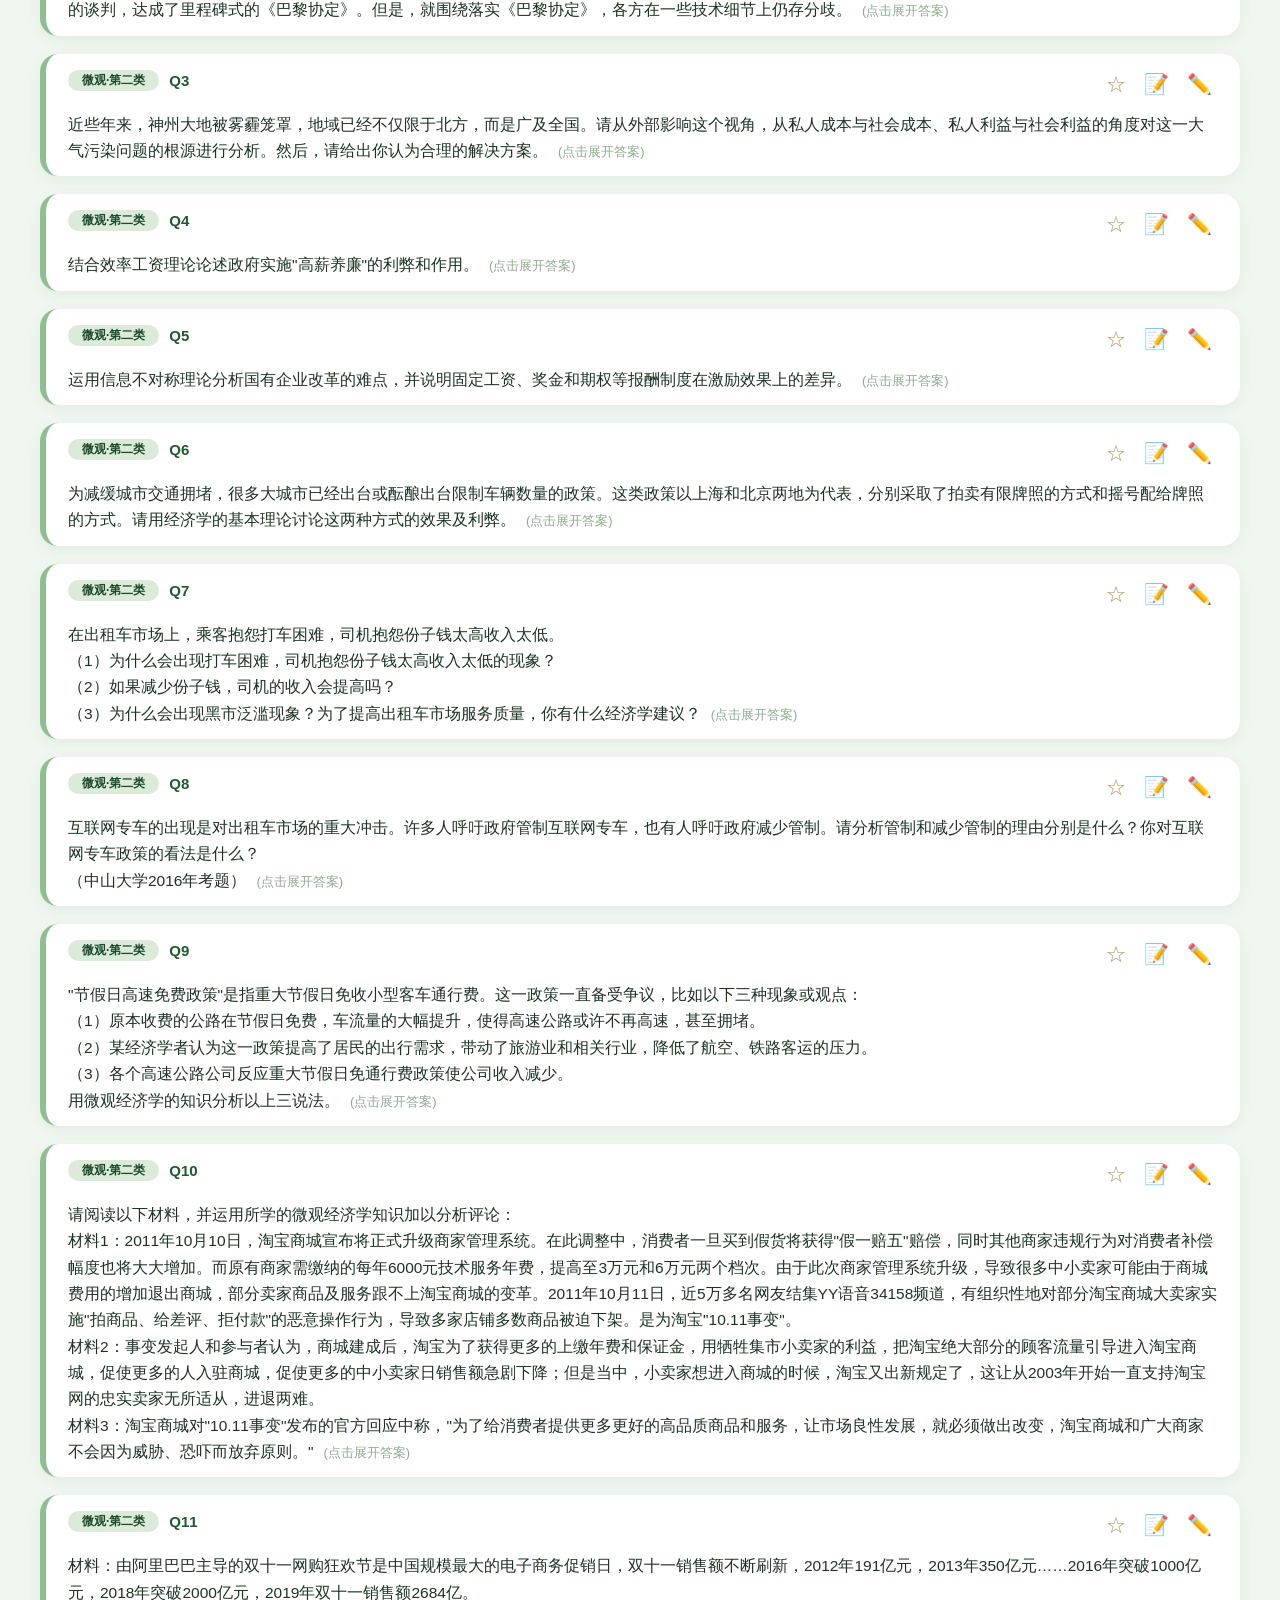
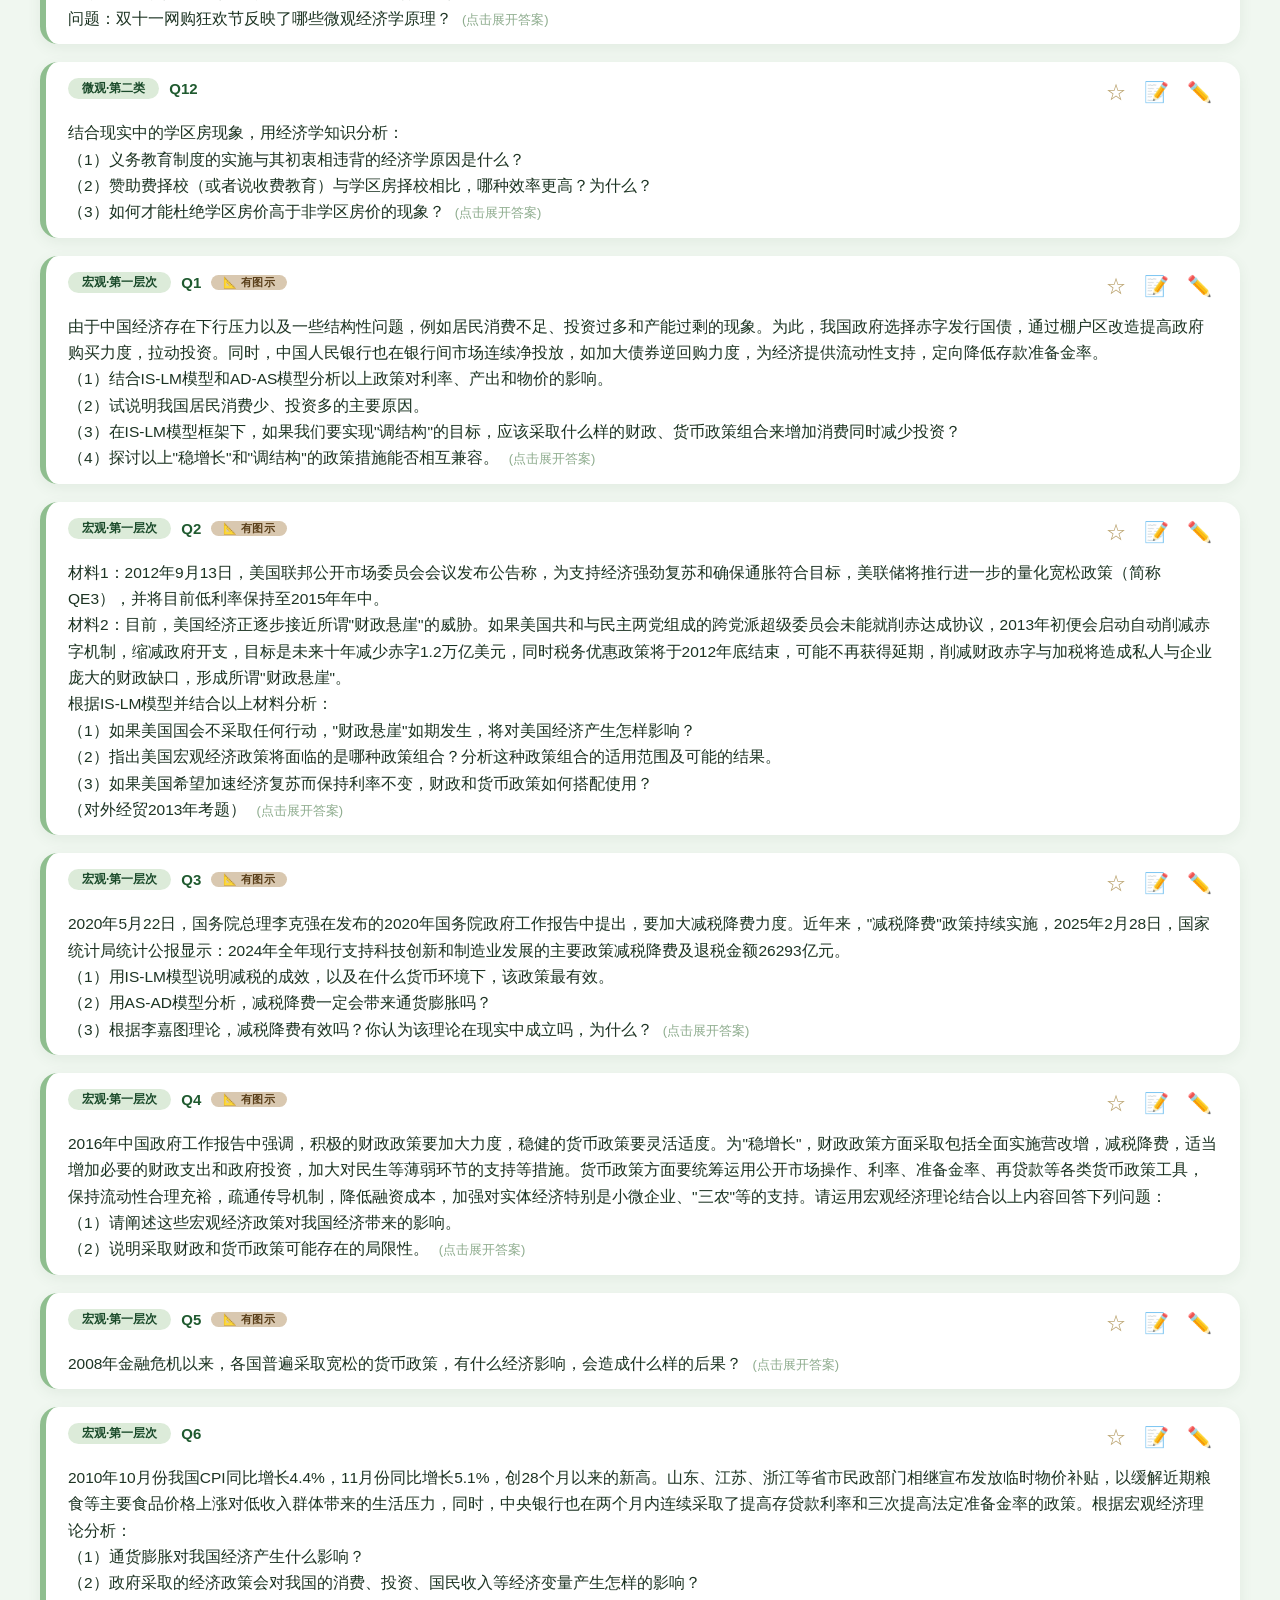
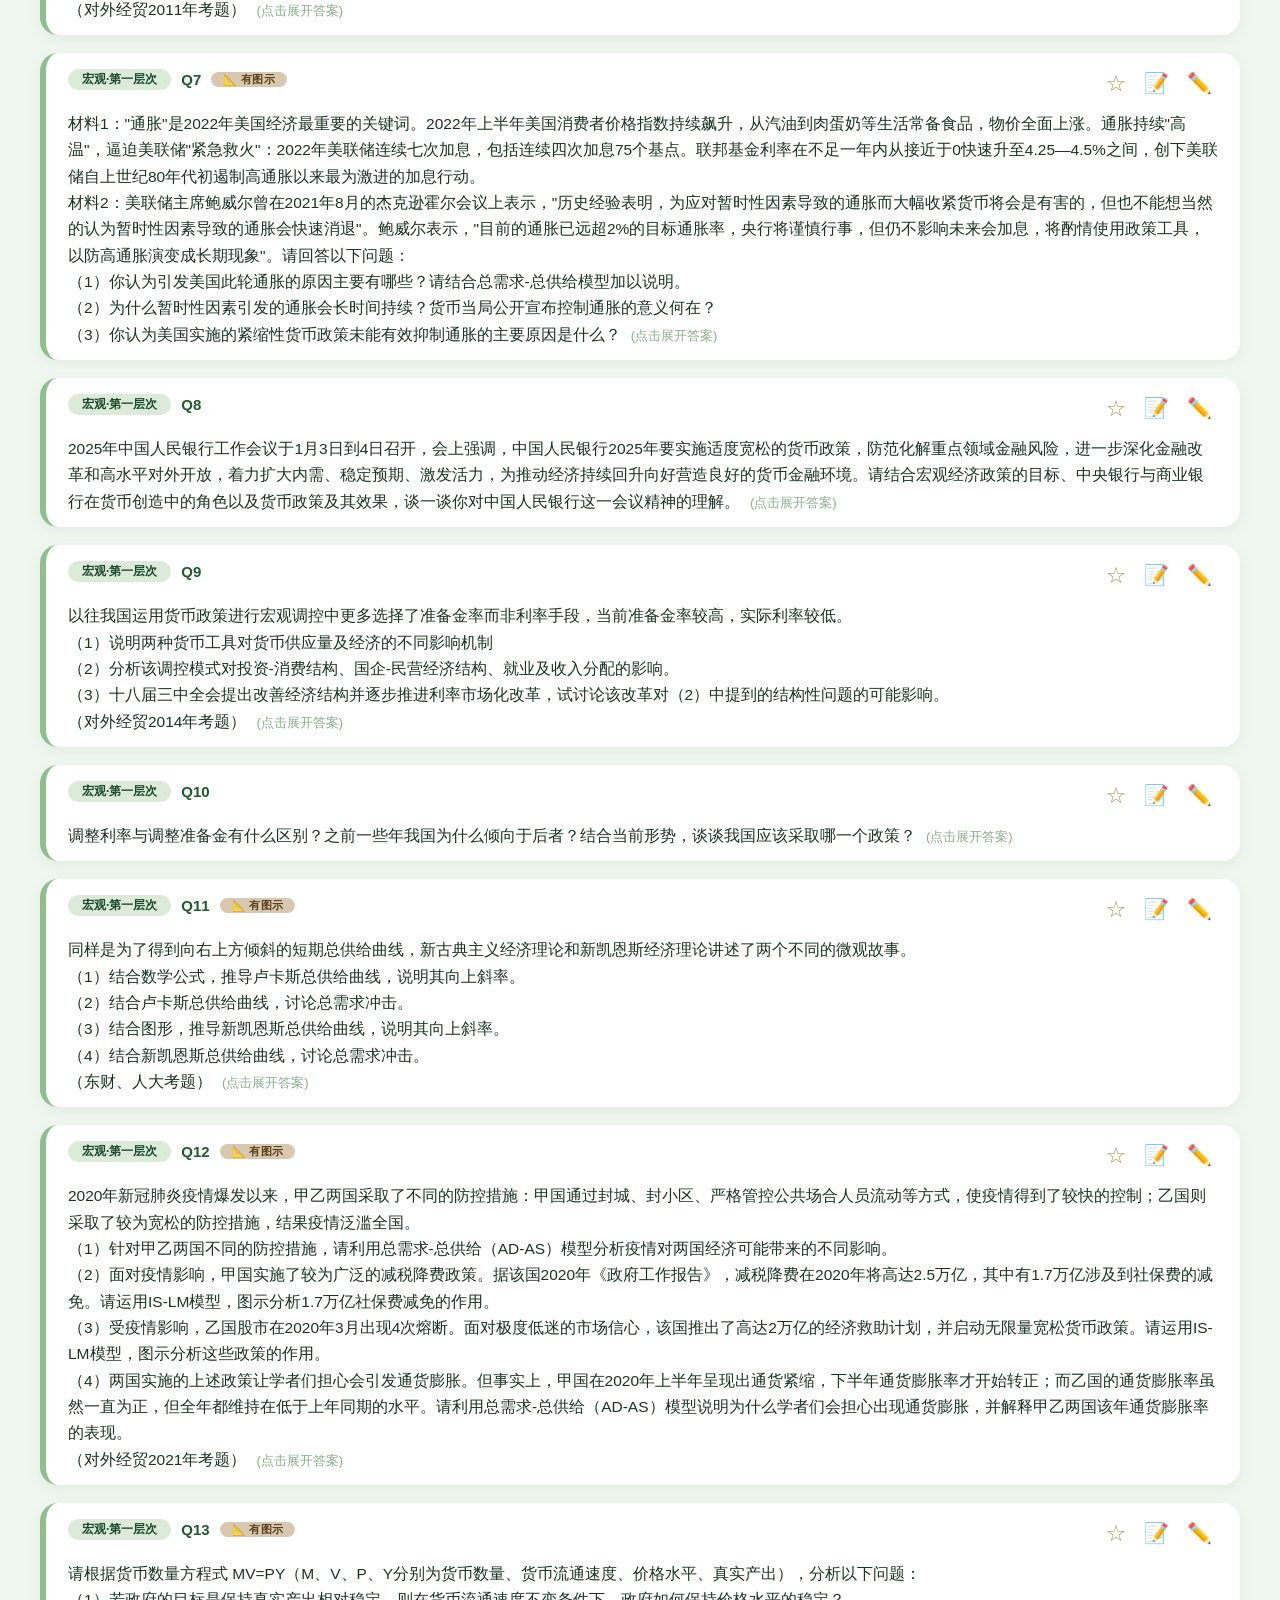
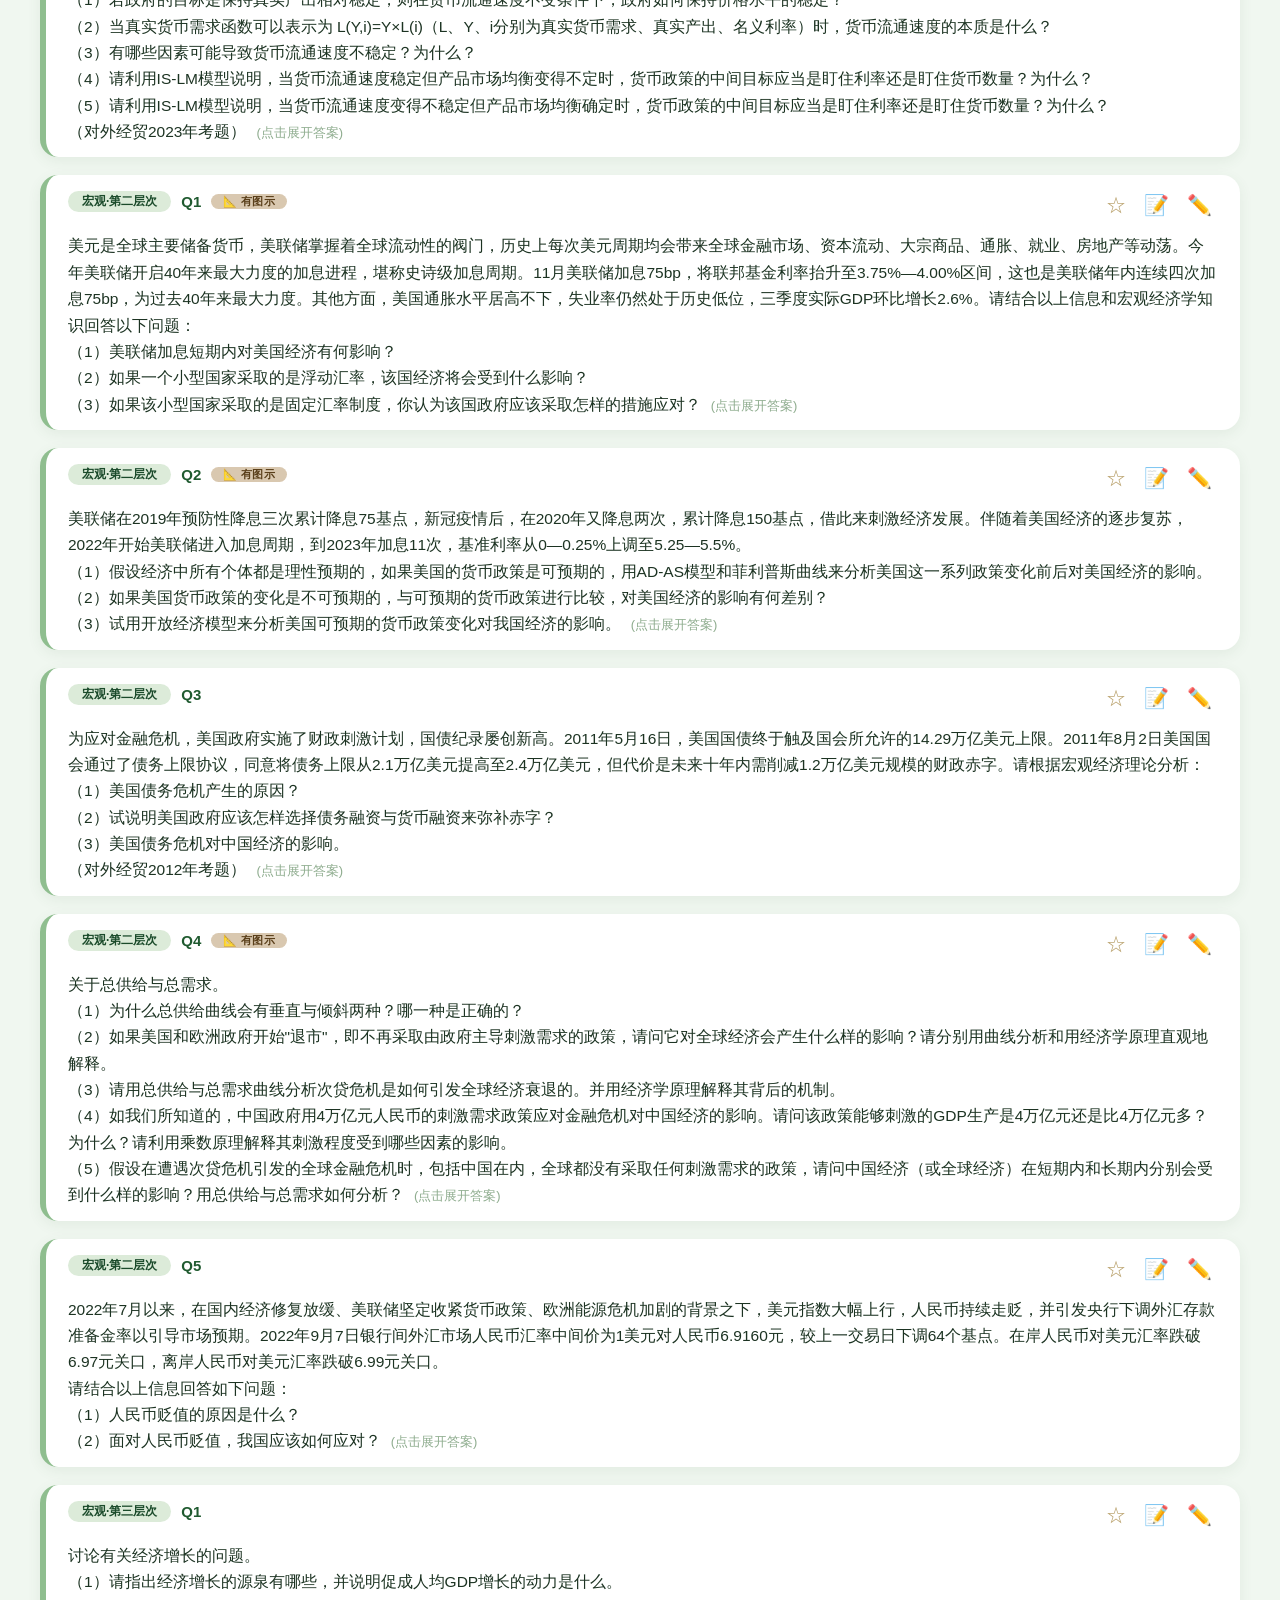
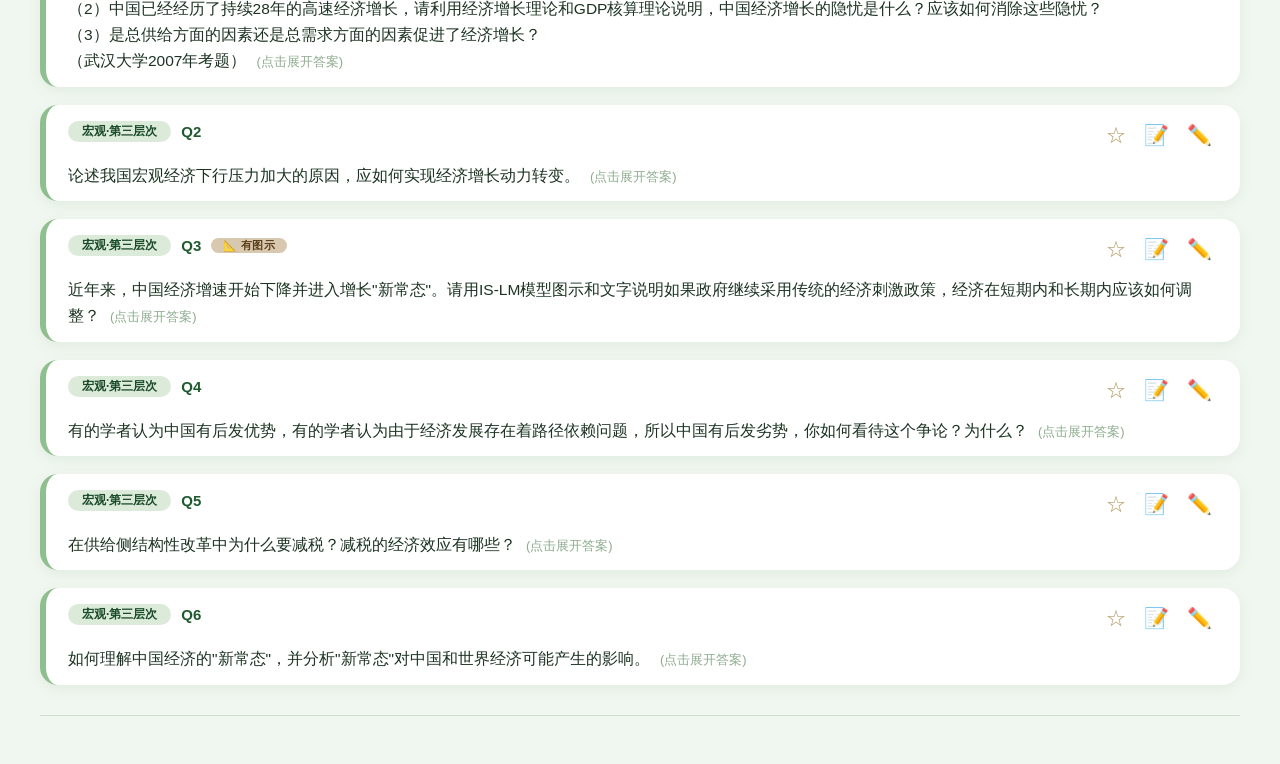
<file: 7essay.html>
<!DOCTYPE html>
<html lang="zh-CN">
<head>
<meta charset="UTF-8">
<meta name="viewport" content="width=device-width, initial-scale=1.0">
<link rel="icon" type="image/svg+xml" href="icons/icon.svg">
<link rel="icon" href="icons/favicon.ico" sizes="16x16 32x32 48x48">
<link rel="icon" type="image/png" sizes="32x32" href="icons/favicon-32.png">
<link rel="icon" type="image/png" sizes="16x16" href="icons/favicon-16.png">
<link rel="apple-touch-icon" sizes="180x180" href="icons/apple-touch-icon.png">
<link rel="manifest" href="manifest.webmanifest">
<meta name="theme-color" content="#E0D1EF">
<title>论述题 · 记忆卡</title>

<link rel="stylesheet" href="vendor/katex/katex.min.css">
<link rel="stylesheet" href="ui/tokens.css?v=20261113a">
<link rel="stylesheet" href="theme/tokens.css?v=20261113a">
<link rel="stylesheet" href="ui/components.css?v=20261113a">
<link rel="stylesheet" href="ui/section-nav.css?v=20261113a">
<link rel="stylesheet" href="ui/page.css?v=20261113a">
<link rel="stylesheet" href="ui/richnote.css?v=20261113a">
<link rel="stylesheet" href="ui/imgctl.css?v=20261113a">
<link rel="stylesheet" href="ui/top-btn.css?v=20261113a">

<link rel="stylesheet" href="ui/ai.css?v=20261113a">
<script src="engine/search-jump.js?v=20261117a"></script>
</head>

<body data-preset="tinted">

<header class="app-header">
  <h1 id="pageTitle">南开经济学 · 论述题记忆卡</h1>
  <div class="stats" id="stats"></div>
</header>

<div class="filter-bar" id="filterBar">
  <div class="dims" id="filterDims"></div>
  <span class="search-wrap"><input type="text" id="pageSearch" placeholder="搜索题目关键词…"><button type="button" class="search-clear" id="pageClear" aria-label="清空搜索"><svg viewBox="0 0 12 12" aria-hidden="true"><path d="M2.2 2.2l7.6 7.6M9.8 2.2l-7.6 7.6" stroke="currentColor" stroke-width="1.5" stroke-linecap="round"/></svg></button></span>
  <button type="button" class="btn-soft" id="btnReset">重置筛选</button>
  <button type="button" class="btn-random" id="btnRandom">🎲 随机抽查</button>
</div>

<div class="single-mode-bar" id="singleModeBar">
  <div class="mode-left">
    <button type="button" class="btn-nav" id="prevCardBtn" title="上一张">◀</button>
    <span class="card-id-badge" id="singleCardBadge">卡片 #1</span>
    <button type="button" class="btn-nav" id="nextCardBtn" title="下一张">▶</button>
    <span class="mode-hint">抽查中</span>
  </div>
  <button type="button" class="btn-exit-single" id="exitSingleBtn" title="退出抽查模式">✕</button>
</div>

<main class="card-grid" id="cardGrid"></main>

<div class="empty" id="empty" hidden>没有符合条件的卡片</div>

<div class="footer-note" id="footerNote"></div>

<div class="toast" id="toast"></div>

<script src="palette.config.js?v=20261113a"></script>
<script src="project.config.js?v=20261113a"></script>
<script src="7essay.config.js?v=20261113a"></script>
<script src="data/7essay.js?v=20261113a"></script>
<script src="vendor/katex/katex.min.js"></script>
<script src="engine/render/common.js?v=20261113a"></script>
<script src="engine/lines.js?v=20261113a"></script>
<script src="engine/render/table.js?v=20261113a"></script>
<script src="engine/render/unicode.js?v=20261113a"></script>
<script src="engine/render/latex.js?v=20261113a"></script>
<script src="engine/card.js?v=20261113a"></script>
<script src="engine/filters.js?v=20261113a"></script>
<script src="engine/store.js?v=20261113a"></script>
<script src="engine/ui.js?v=20261113a"></script>
<script src="engine/userdata.js?v=20261113a"></script>
<script src="engine/blobstore.js?v=20261113a"></script>
<script src="engine/image-store.js?v=20261113a"></script>
<script src="engine/notes.js?v=20261113a"></script>
<script src="engine/imgctl/core.js?v=20261113a"></script>
<script src="engine/editor/core.js?v=20261113a"></script>
<script src="engine/richnote.js?v=20261113a"></script>
<script src="engine/edit.js?v=20261113a"></script>
<script src="engine/selftest.js?v=20261113a"></script>
<script src="engine/filtermemory.js?v=20261113a"></script>
<script src="engine/single.js?v=20261113a"></script>
<script src="nav.config.js?v=20261113a"></script>
<script src="engine/section-nav.js?v=20261113a"></script>
<script src="engine/page.js?v=20261113a"></script>

<script>
KB.Page.mount();
</script>

<script src="ai.config.js?v=20261113a"></script>
<script src="engine/ai/common.js?v=20261113a"></script>
<script src="engine/ai/codec.js?v=20261113a"></script>
<script src="engine/ai/storage.js?v=20261113a"></script>
<script src="engine/ai/markdown.js?v=20261113a"></script>
<script src="engine/ai/context.js?v=20261113a"></script>
<script src="engine/ai/attach.js?v=20261113a"></script>
<script src="engine/ai/nav.js?v=20261113a"></script>
<script src="engine/ai/messages.js?v=20261113a"></script>
<script src="engine/ai/stream.js?v=20261113a"></script>
<script src="engine/ai/share.js?v=20261113a"></script>
<script src="engine/ai/cards.js?v=20261113a"></script>
<script src="engine/ai/core.js?v=20261113a"></script>
<script>KB.AI.mount();</script>
<script src="engine/top-btn.js?v=20261113a"></script>
</body>
</html>
</file>
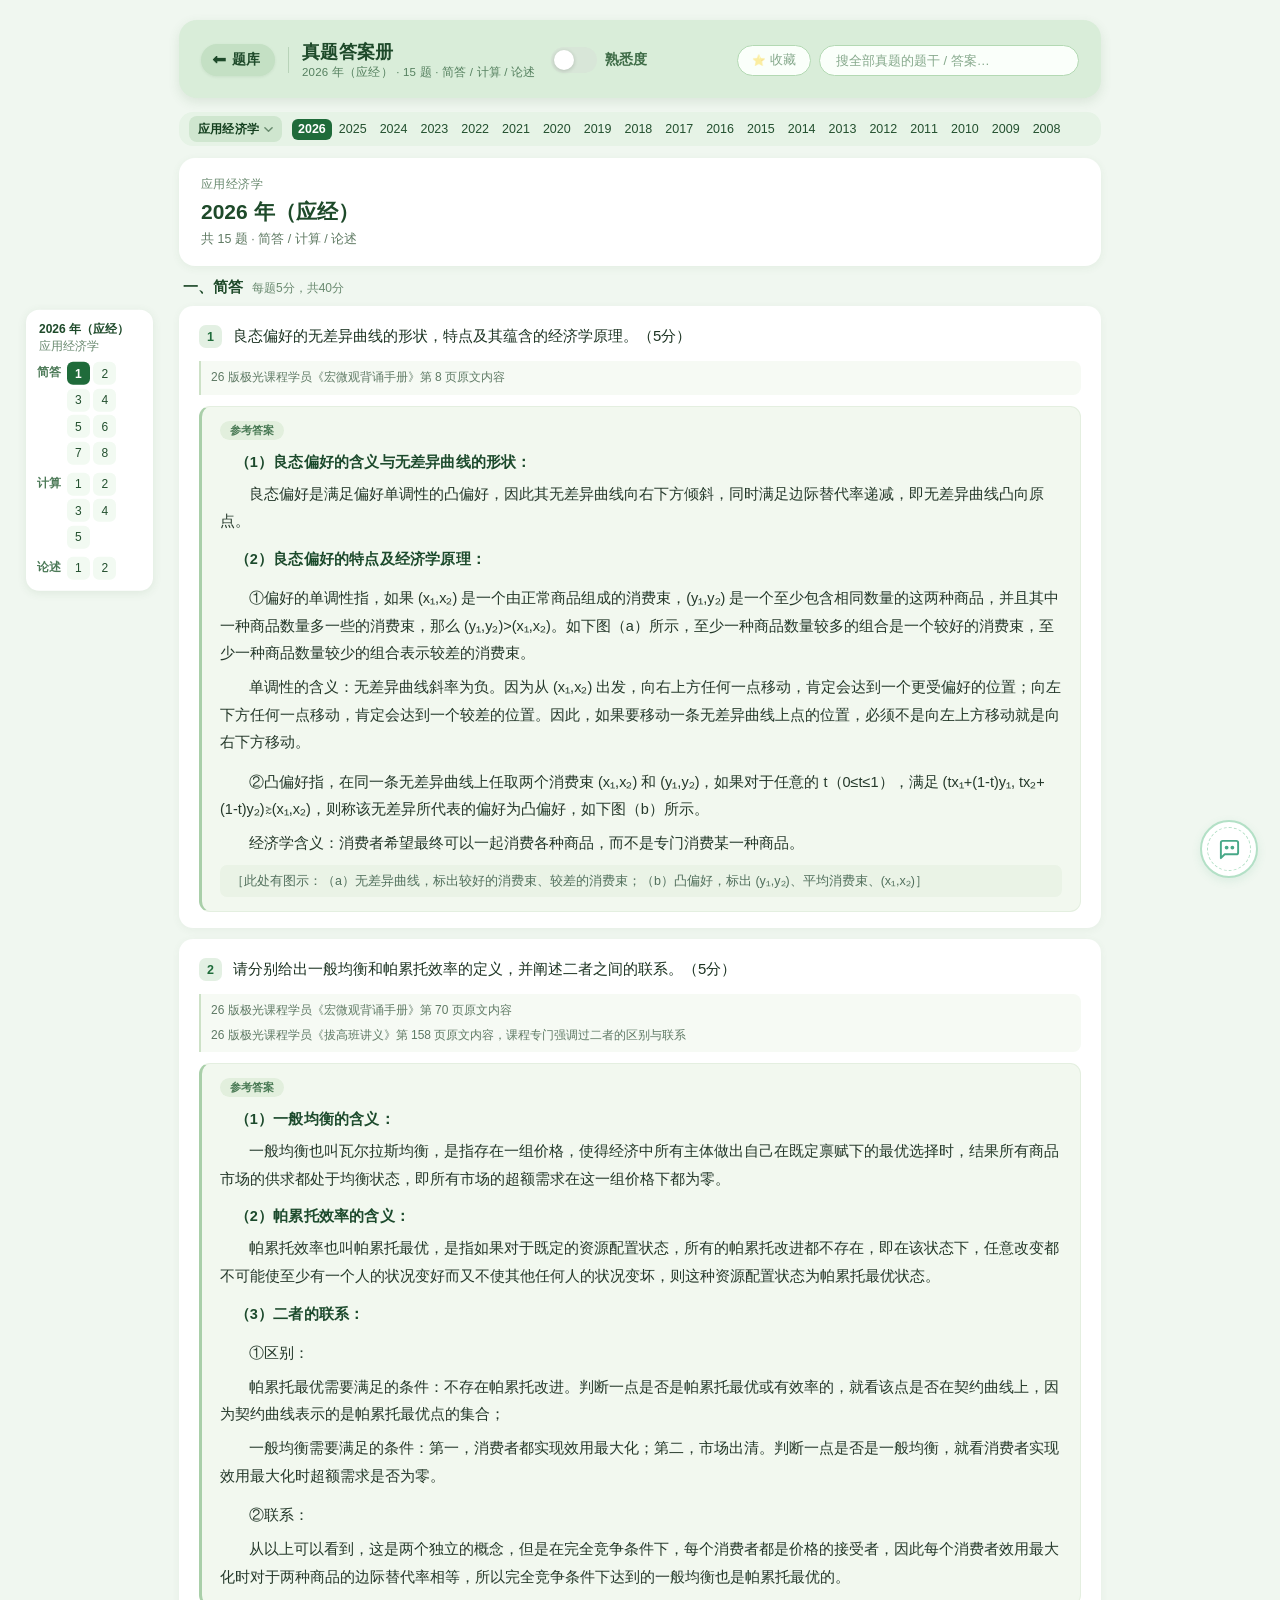
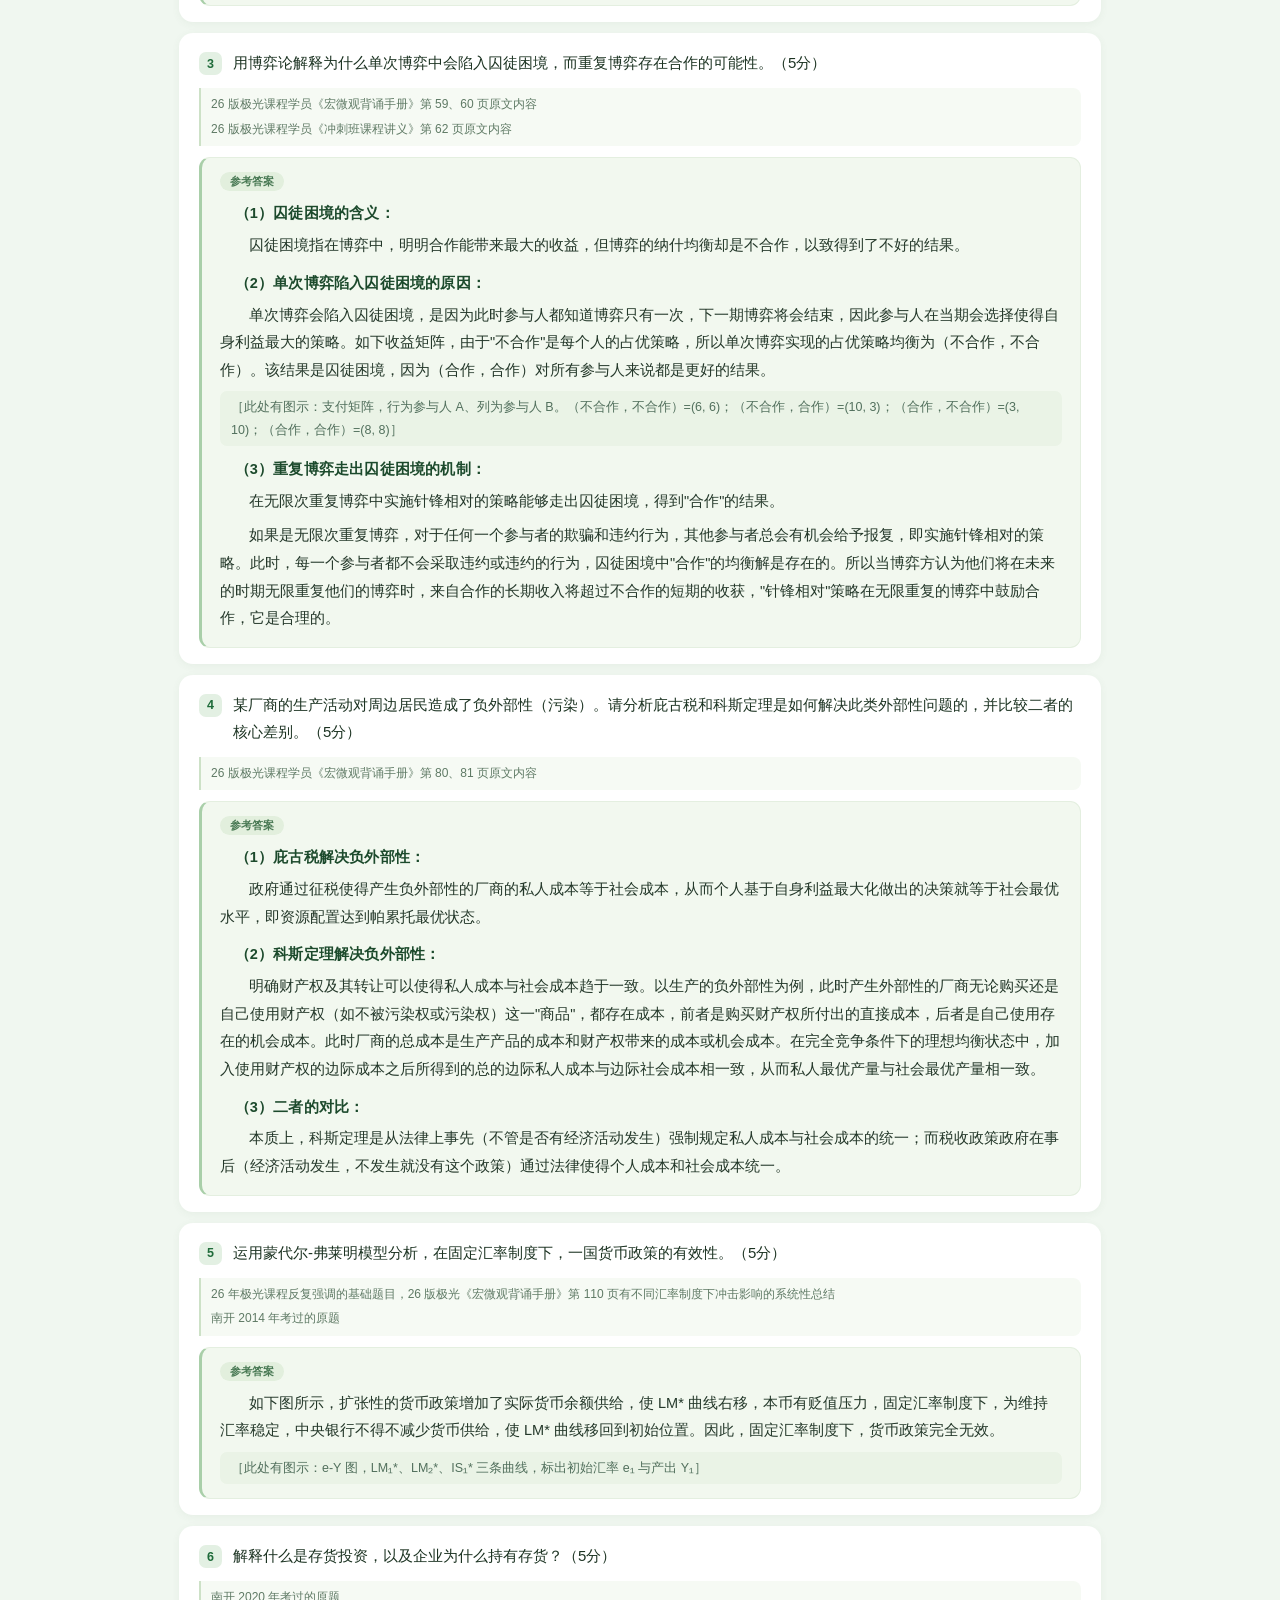
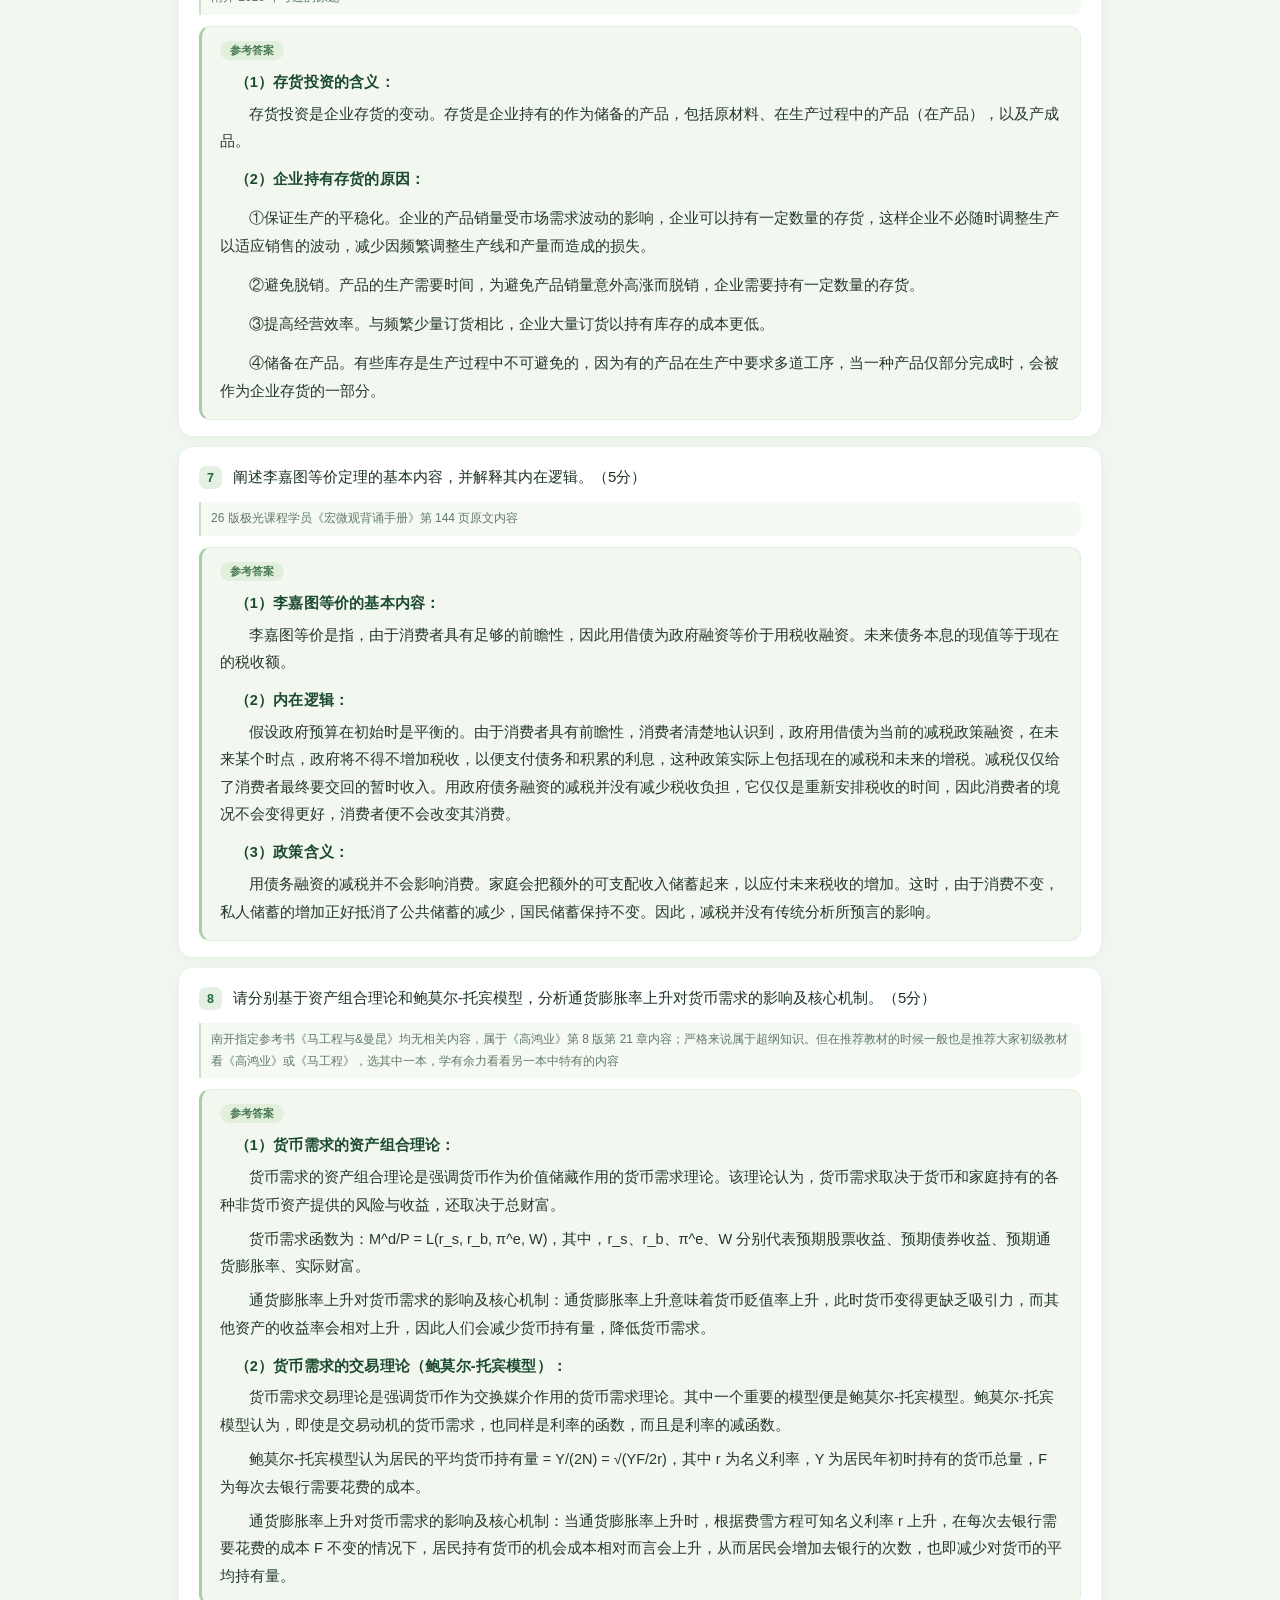
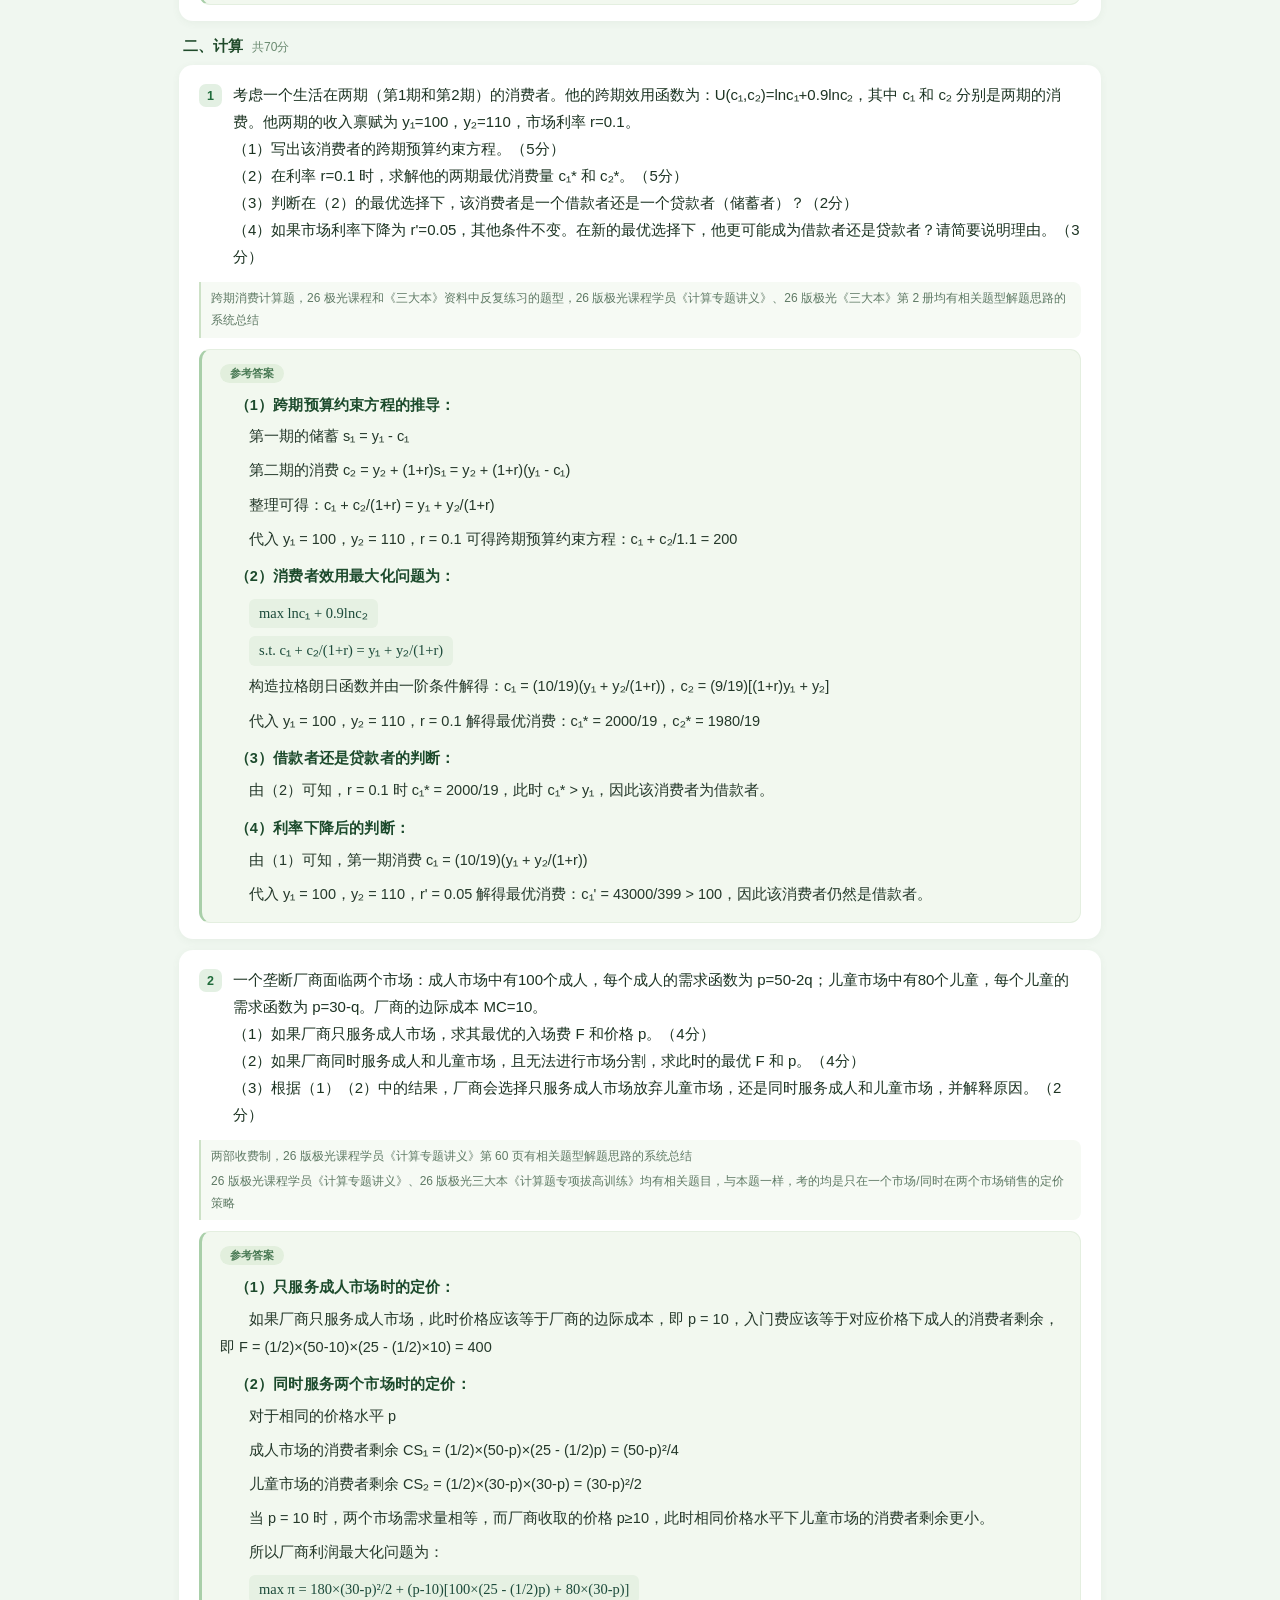
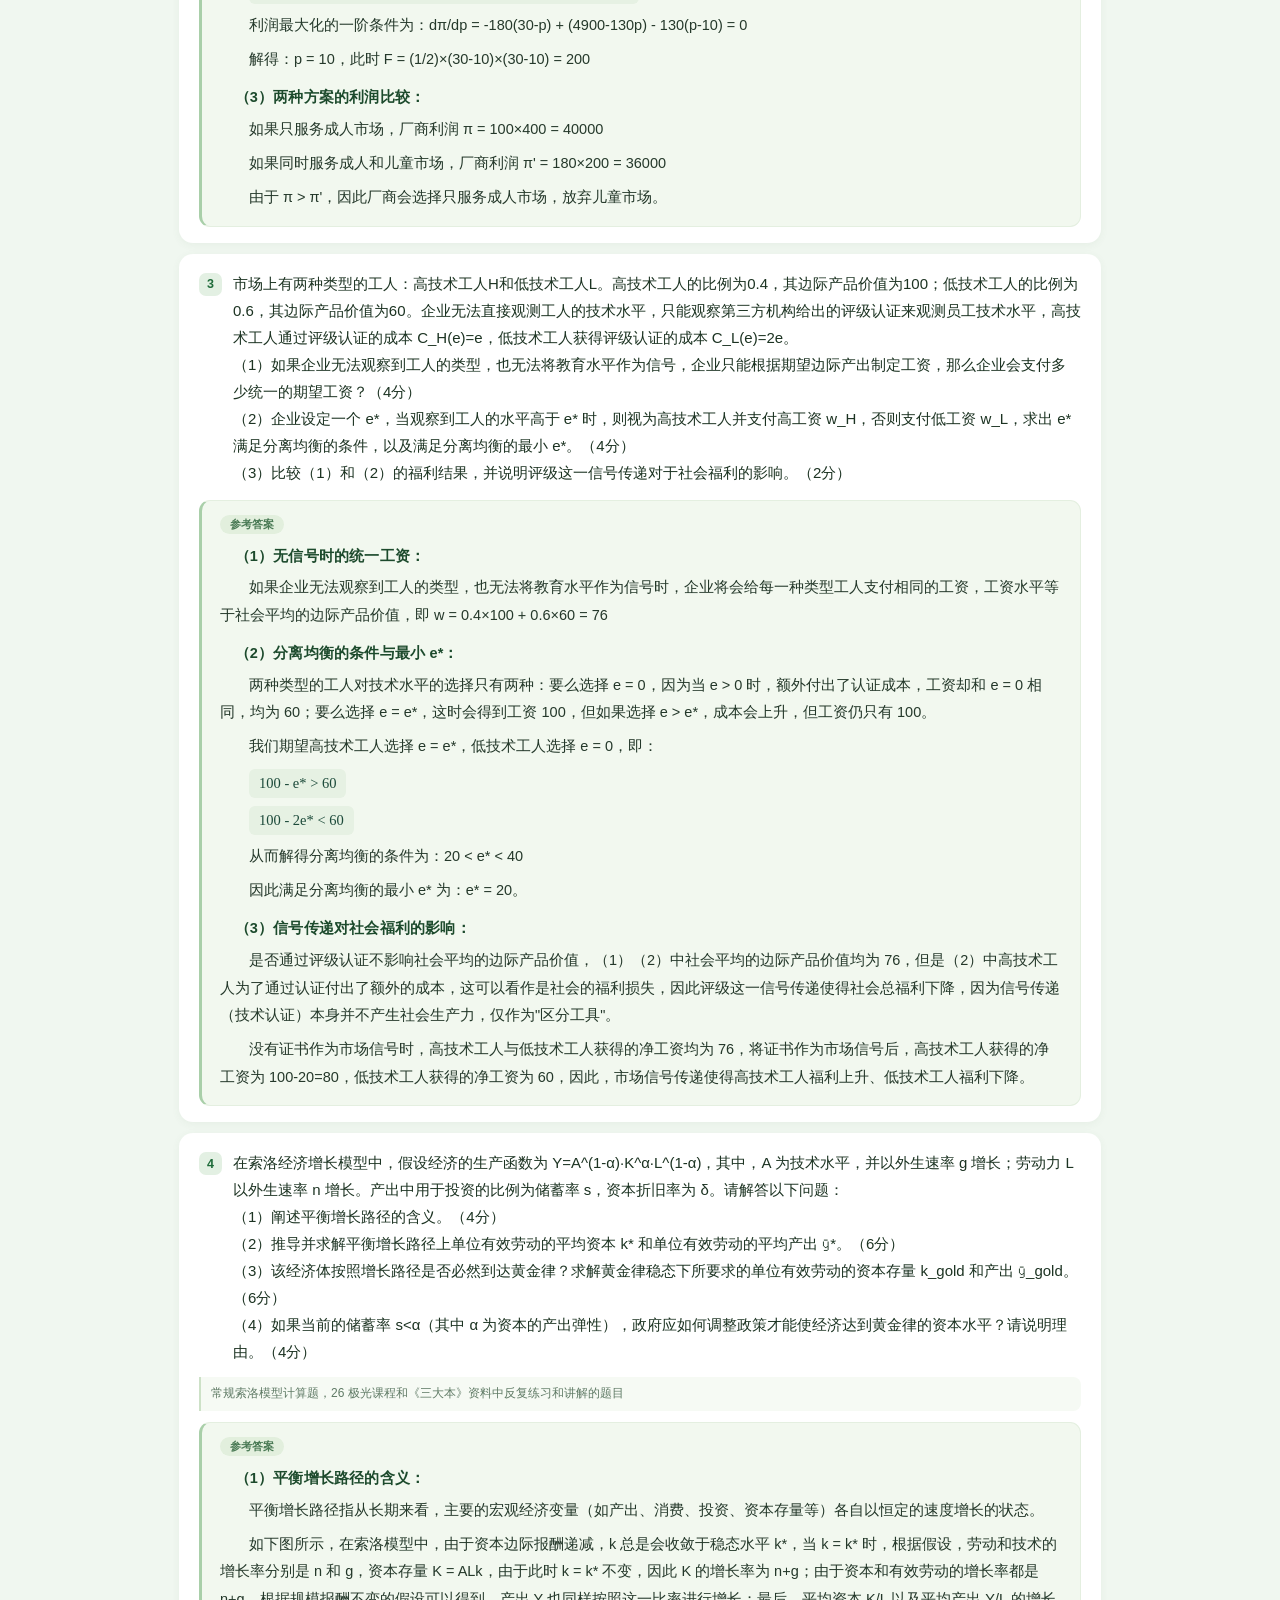
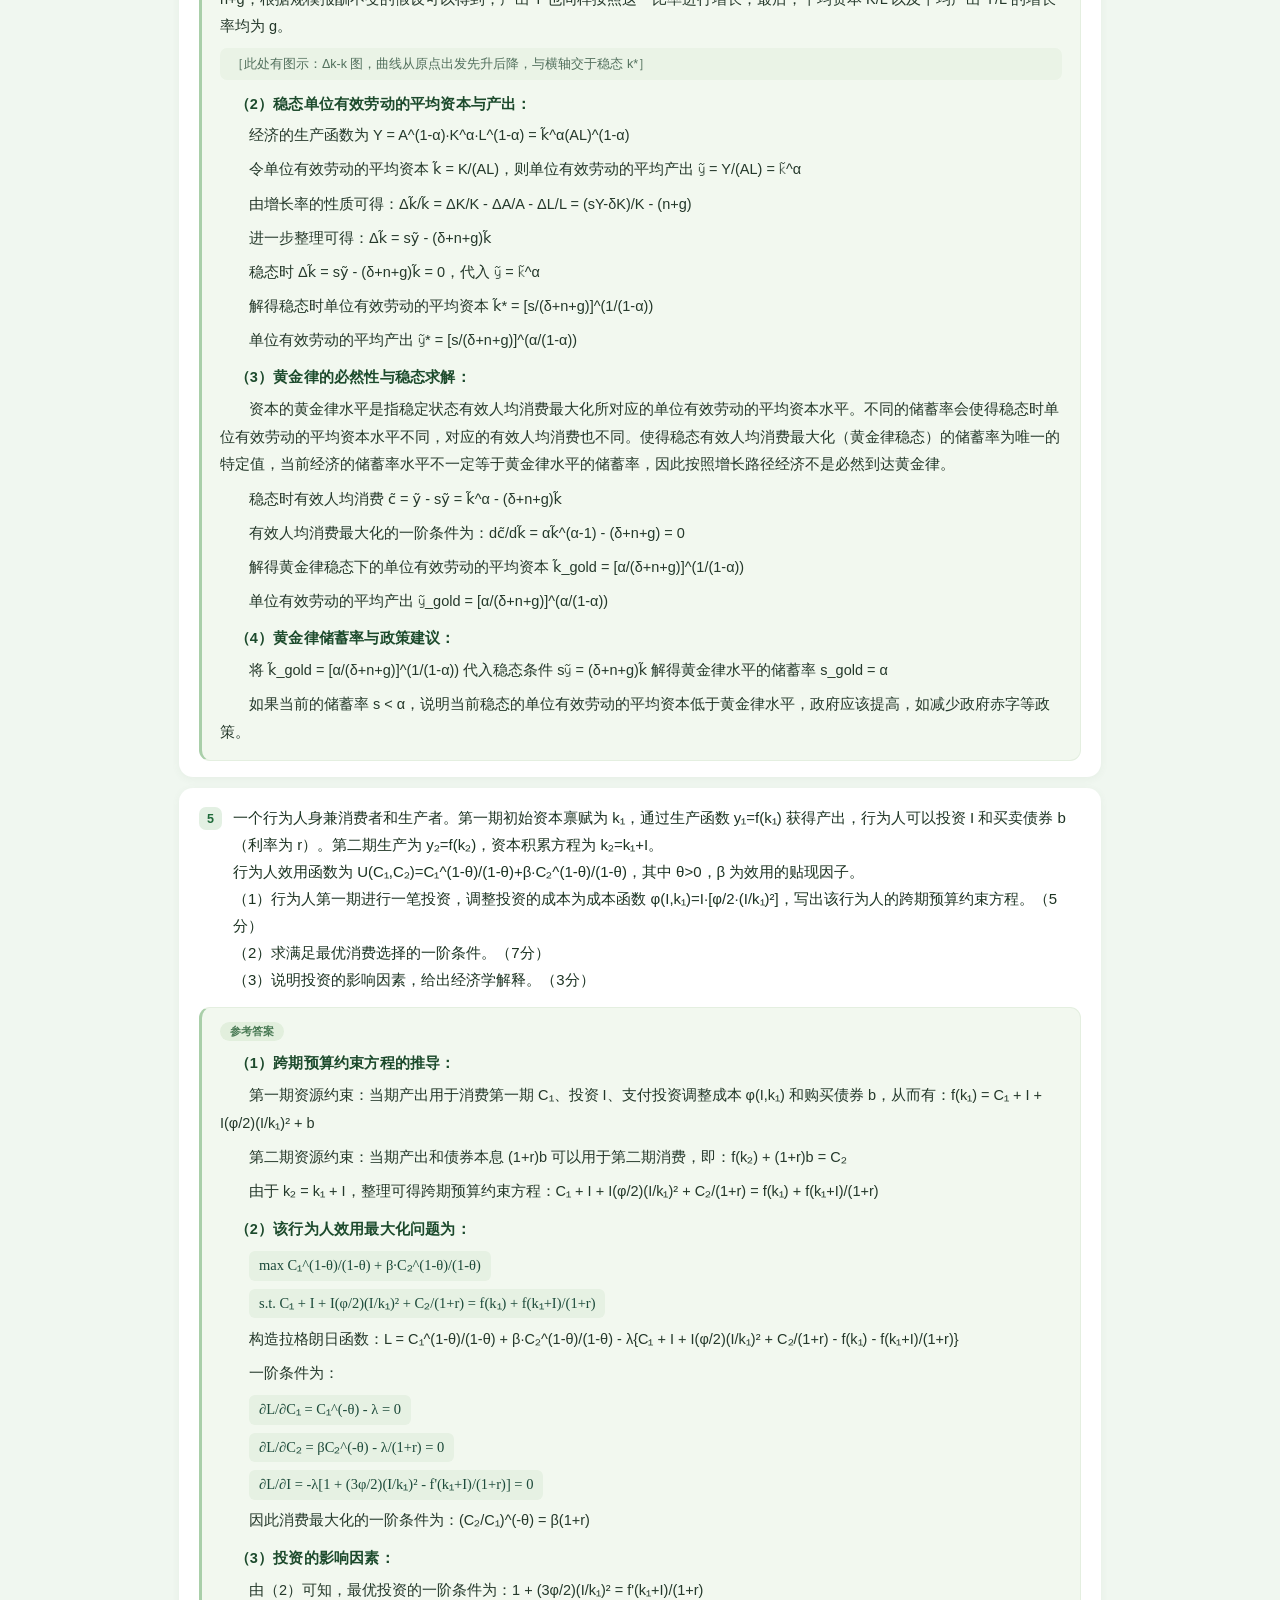
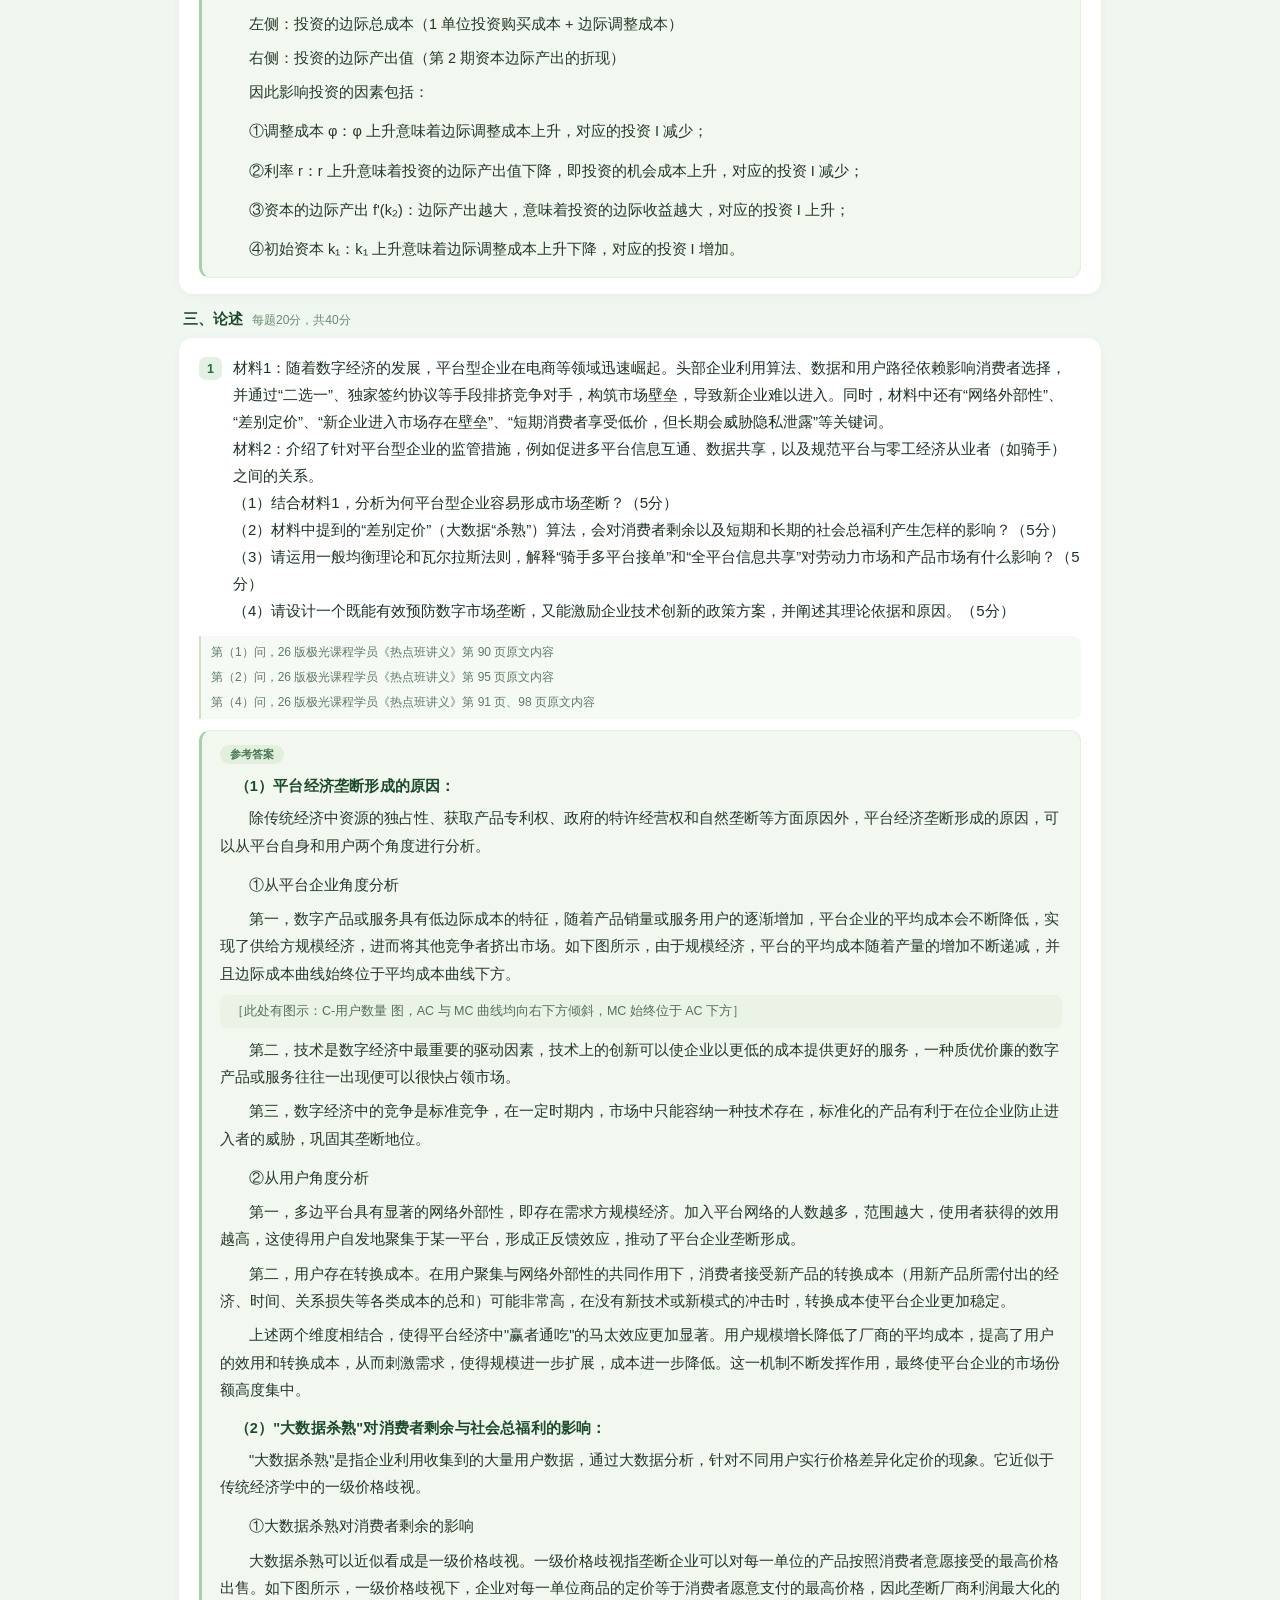
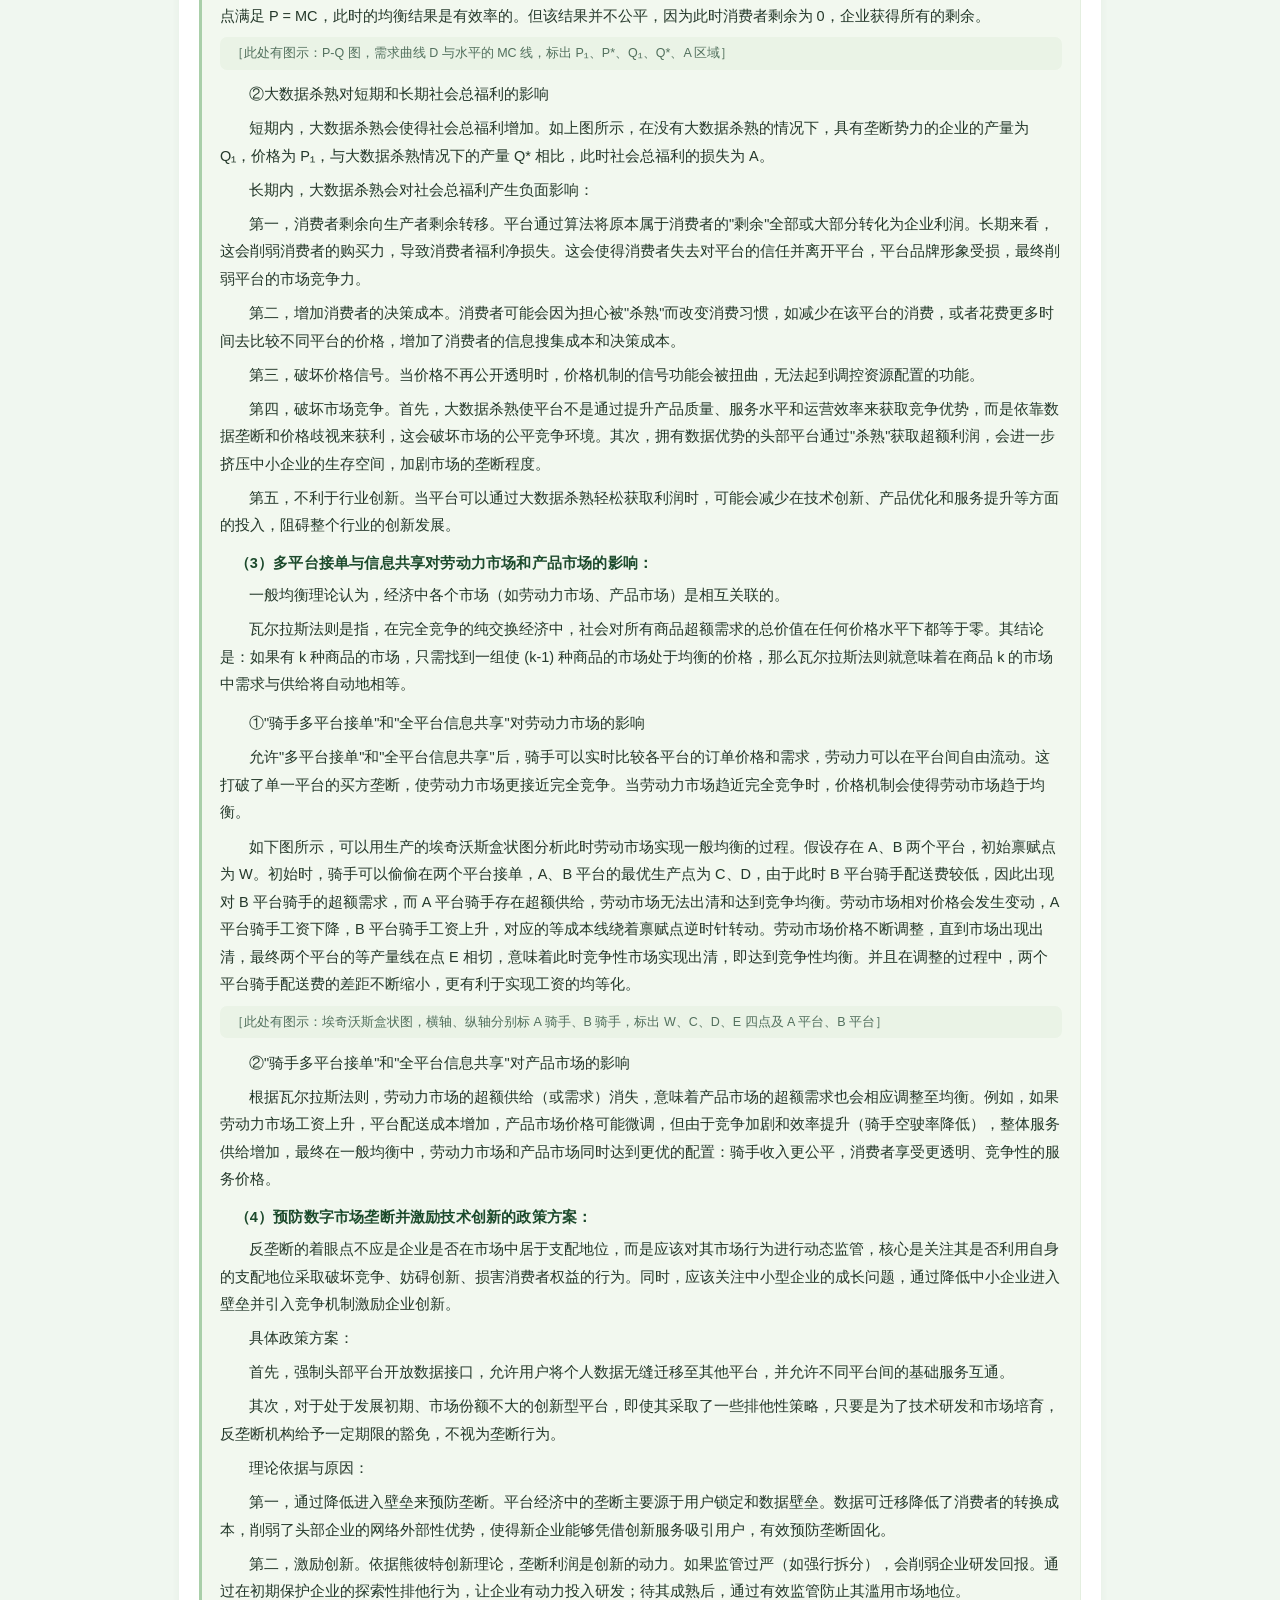
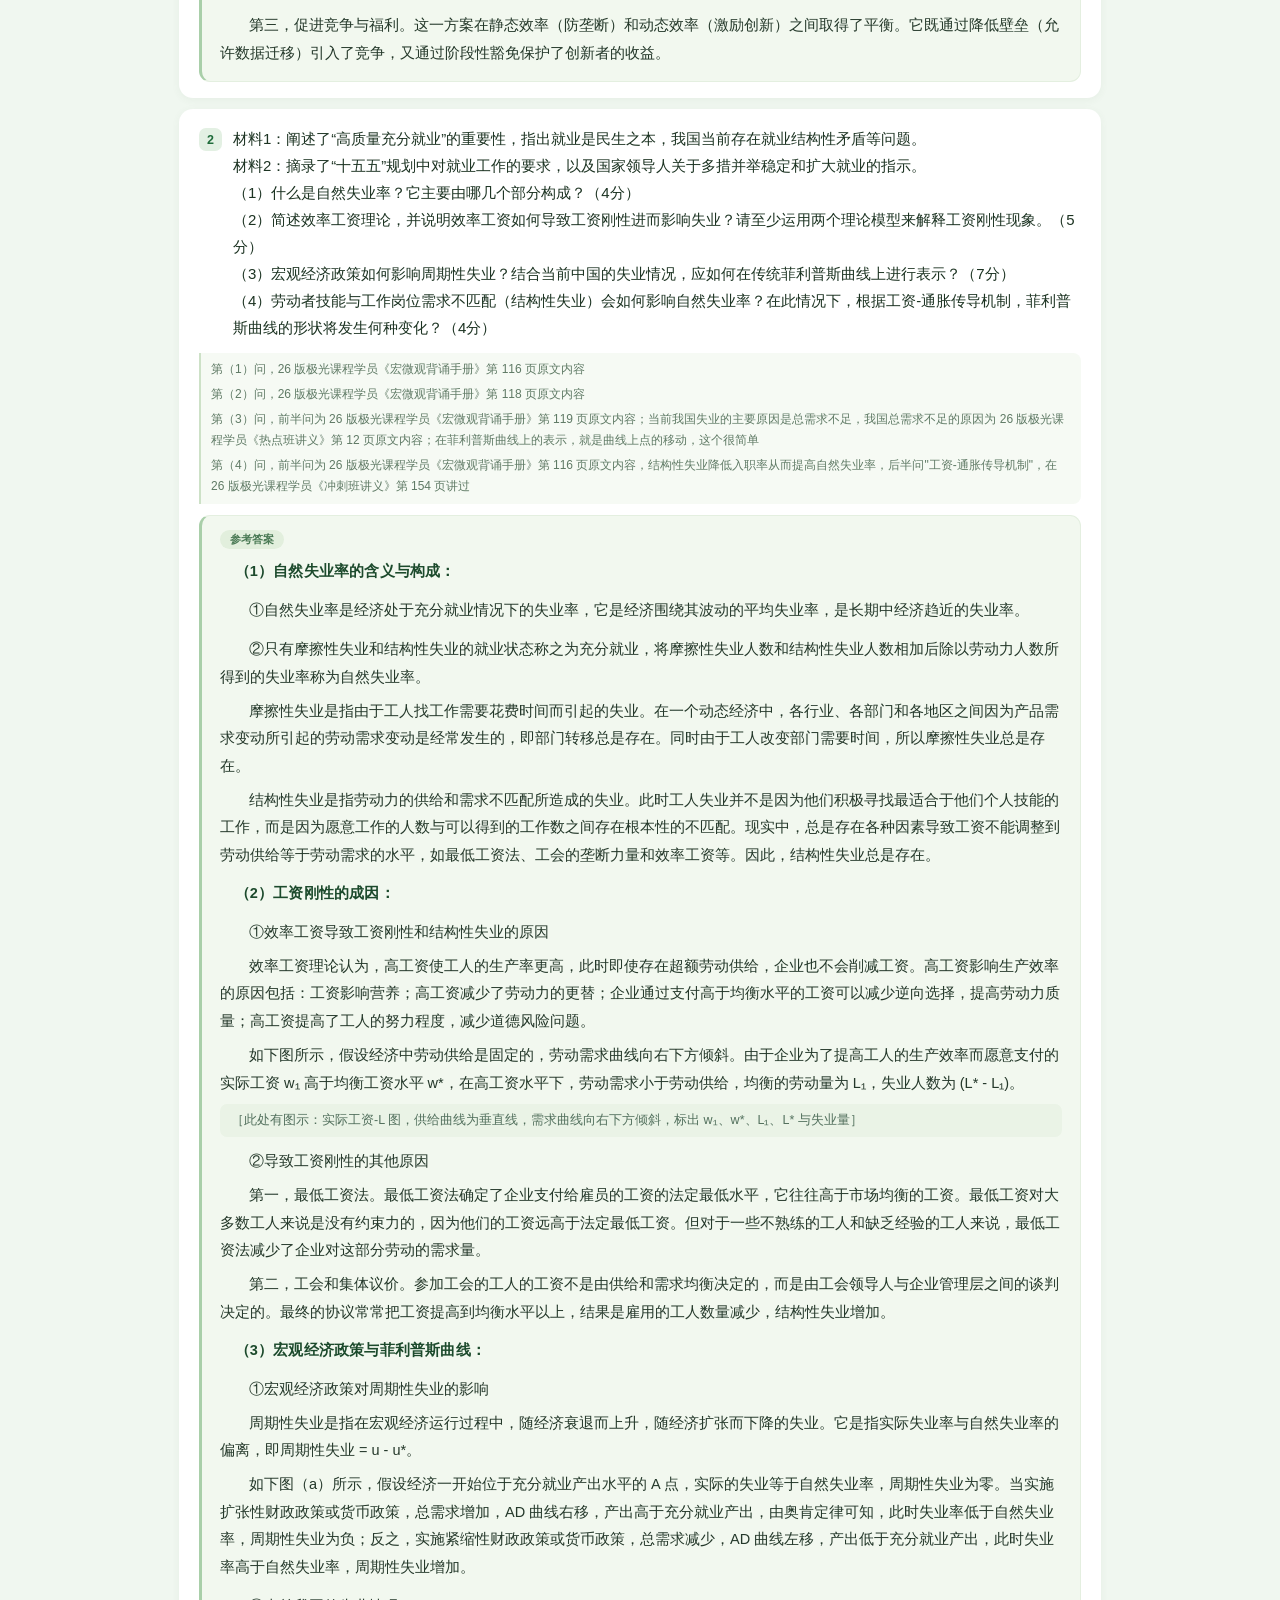
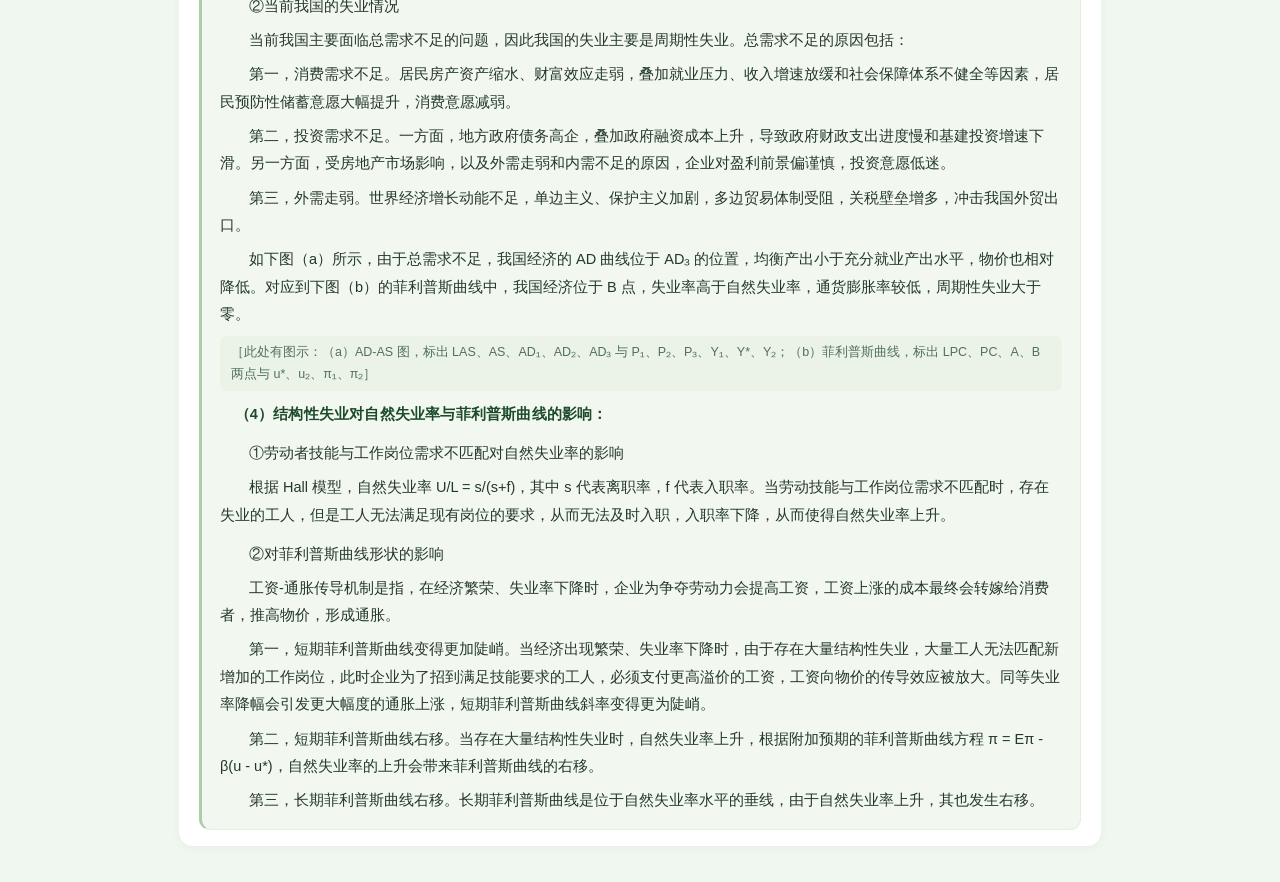
<file: answers.html>
<!DOCTYPE html>
<html lang="zh-CN">
<head>
<meta charset="UTF-8">
<meta name="viewport" content="width=device-width, initial-scale=1.0">
<link rel="icon" type="image/svg+xml" href="icons/icon.svg">
<link rel="icon" href="icons/favicon.ico" sizes="16x16 32x32 48x48">
<link rel="icon" type="image/png" sizes="32x32" href="icons/favicon-32.png">
<link rel="icon" type="image/png" sizes="16x16" href="icons/favicon-16.png">
<link rel="apple-touch-icon" sizes="180x180" href="icons/apple-touch-icon.png">
<link rel="manifest" href="manifest.webmanifest">
<meta name="theme-color" content="#E0D1EF">
<title>真题答案册 · 南开经济学 · 知识库</title>

<link rel="stylesheet" href="vendor/katex/katex.min.css">
<link rel="stylesheet" href="ui/tokens.css?v=20261113a">
<link rel="stylesheet" href="theme/tokens.css?v=20261113a">
<link rel="stylesheet" href="ui/components.css?v=20261113a">
<link rel="stylesheet" href="ui/answers.css?v=20261113a">
<link rel="stylesheet" href="ui/top-btn.css?v=20261113a">
<link rel="stylesheet" href="ui/ai.css?v=20261113a">
<script src="engine/search-jump.js?v=20261117a"></script>
</head>

<body>

<div class="topbar">
  <div class="tb-row1">
    <a class="back" href="8past-exams.html"><span class="arrow">⬅</span><span>题库</span></a>
    <span class="tb-sep"></span>
    <div class="tb-title">
      <h1>真题答案册</h1>
      <div class="tb-sub" id="tbSub"></div>
    </div>
    <label class="st-switch" id="stSwitch" title="熟悉度：给每道真题标一下掌握程度">
      <input type="checkbox" id="stToggle">
      <span class="st-track"></span>
      <span class="st-lbl">熟悉度</span>
    </label>

    <!-- 工具组默认住在第一行最右；熟悉度一开，脚本把它挪到第二行最右 -->
    <div class="tb-tools">
      <button type="button" class="fav-only" id="favOnly" aria-pressed="false"
              title="只看收藏过的题"><span class="fo-star" aria-hidden="true">⭐</span>收藏</button>
      <span class="search-wrap">
        <input id="searchInput" type="text" placeholder="搜全部真题的题干 / 答案…" autocomplete="off">
        <button type="button" class="search-reset" id="searchReset" aria-label="清空搜索"><svg viewBox="0 0 12 12" aria-hidden="true"><path d="M2.2 2.2l7.6 7.6M9.8 2.2l-7.6 7.6" stroke="currentColor" stroke-width="1.5" stroke-linecap="round"/></svg></button>
      </span>
    </div>
  </div>

  <!-- 第二行只在熟悉度开着时出现：左边档位条，右边工具组 -->
  <div class="tb-row2">
    <div class="st-bar" id="stBar"></div>
  </div>
</div>

<div class="yearbar" id="yearbar"></div>

<section class="content" id="content"></section>

<aside id="navPanel" hidden>
  <div class="np-card">
    <div class="np-title" id="npTitle"></div>
    <div id="npRows"></div>
  </div>
  <button class="np-fab" id="npFab" type="button" title="题号目录"><span>题</span><span>号</span></button>
</aside>

<script src="project.config.js?v=20261113a"></script>
<script src="answer.config.js?v=20261113a"></script>
<script src="data/answers.js?v=20261113a"></script>
<script src="vendor/katex/katex.min.js"></script>
<script src="engine/render/common.js?v=20261113a"></script>
<script src="engine/store.js?v=20261113a"></script>
<script src="engine/lines.js?v=20261113a"></script>
<script src="engine/render/table.js?v=20261113a"></script>
<script src="engine/render/unicode.js?v=20261113a"></script>
<script src="engine/render/latex.js?v=20261113a"></script>
<script src="engine/answer.js?v=20261113a"></script>
<script src="engine/answer-search.js?v=20261113a"></script>
<script src="engine/answer-nav.js?v=20261113a"></script>
<script src="engine/answer-yearbar.js?v=20261113a"></script>
<script src="engine/answers.js?v=20261113a"></script>
<script src="engine/top-btn.js?v=20261113a"></script>

<script>
KB.Answers.mount();
</script>
<script>
/* 答案册的条目是 .item，不是卡片列表页的 .card-item；
   适配器把「当前卡片」定义为题号面板高亮的那一题。 */
(function () {
  'use strict';
  function findItem(id) {
    var book = window.ANSWER_BOOK;
    if (!book || !book.papers) return null;
    for (var i = 0; i < book.papers.length; i++) {
      var paper = book.papers[i];
      var parts = paper.parts || [];
      for (var j = 0; j < parts.length; j++) {
        var items = parts[j].items || [];
        for (var k = 0; k < items.length; k++) {
          if (items[k].id === id) return { paper: paper, part: parts[j], item: items[k] };
        }
      }
    }
    return null;
  }
  function labelOf(el) {
    if (!el || !el.id) return '';
    var hit = findItem(el.id), type = hit ? (hit.part.type || '') : '';
    var noEl = el.querySelector('.q-head .no');
    var no = noEl ? noEl.textContent.replace(/\s+/g, ' ').trim() : '';
    var title = hit ? String(hit.paper.title || '').replace(/\s+/g, ' ') : '';
    return (title ? title + ' · ' : '') + (type ? type + ' ' : '') + '第 ' + no + ' 题';
  }
  window.__AI_CARD_ADAPTER__ = {
    all: function () { return document.querySelectorAll('#content .item'); },
    key: function (el) { return (el && el.id) ? 'id:' + el.id : ''; },
    label: labelOf,
    read: function (el, withAnswer) {
      if (!el || !el.id) return null;
      var stemEl = el.querySelector('.q-head .stem');
      var ansEl = el.querySelector('.ans-body');
      var qTxt = '';
      if (stemEl) {
        var c = stemEl.cloneNode(true);
        Array.prototype.forEach.call(c.querySelectorAll('th,td'), function (td) {
          td.appendChild(document.createTextNode(' '));
        });
        qTxt = c.textContent.replace(/\n{3,}/g, '\n\n').trim();
      }
      return {
        key: 'id:' + el.id,
        label: labelOf(el),
        q: qTxt,
        a: (withAnswer && ansEl) ? ansEl.textContent.replace(/\n{3,}/g, '\n\n').trim() : '',
        n: ''
      };
    },
    focus: function () {
      var on = document.querySelector('#npRows a.on');
      if (!on || !on.dataset.id) return null;
      var el = document.getElementById(on.dataset.id);
      if (!el || !el.classList.contains('item')) return null;
      var r = el.getBoundingClientRect();
      var vh = window.innerHeight || 800;
      if (r.bottom <= 0 || r.top >= vh) return null;
      return el;
    }
  };
})();
</script>

<script src="ai.config.js?v=20261113a"></script>
<script src="engine/ui.js?v=20261113a"></script>
<script src="engine/editor/core.js?v=20261113a"></script>
<script src="engine/ai/common.js?v=20261113a"></script>
<script src="engine/ai/codec.js?v=20261113a"></script>
<script src="engine/ai/storage.js?v=20261113a"></script>
<script src="engine/ai/markdown.js?v=20261113a"></script>
<script src="engine/ai/context.js?v=20261113a"></script>
<script src="engine/ai/attach.js?v=20261113a"></script>
<script src="engine/ai/nav.js?v=20261113a"></script>
<script src="engine/ai/messages.js?v=20261113a"></script>
<script src="engine/ai/stream.js?v=20261113a"></script>
<script src="engine/ai/share.js?v=20261113a"></script>
<script src="engine/ai/cards.js?v=20261113a"></script>
<script src="engine/ai/core.js?v=20261113a"></script>
<script>KB.AI.mount();</script>
</body>
</html>
</file>
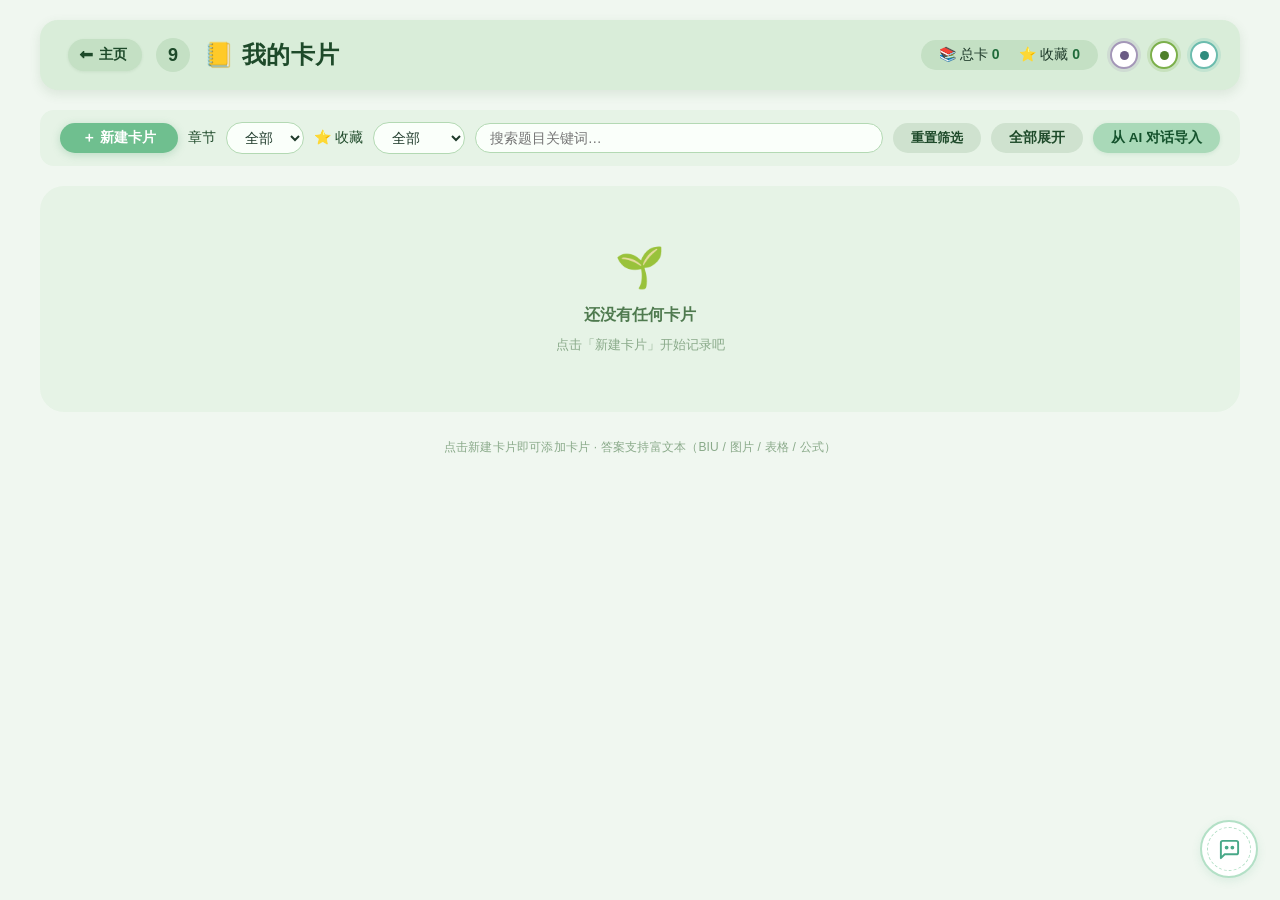
<file: mycards.html>
<!DOCTYPE html>
<html lang="zh-CN">
<head>
<meta charset="UTF-8">
<meta name="viewport" content="width=device-width, initial-scale=1.0">
<link rel="icon" type="image/svg+xml" href="icons/icon.svg">
<link rel="icon" href="icons/favicon.ico" sizes="16x16 32x32 48x48">
<link rel="icon" type="image/png" sizes="32x32" href="icons/favicon-32.png">
<link rel="icon" type="image/png" sizes="16x16" href="icons/favicon-16.png">
<link rel="apple-touch-icon" sizes="180x180" href="icons/apple-touch-icon.png">
<link rel="manifest" href="manifest.webmanifest">
<meta name="theme-color" content="#E0D1EF">
<title>我的卡片 · 南开经济学 · 知识库</title>

<link rel="stylesheet" href="vendor/katex/katex.min.css">
<link rel="stylesheet" href="ui/tokens.css?v=20261113a">
<link rel="stylesheet" href="theme/tokens.css?v=20261113a">
<link rel="stylesheet" href="ui/section-nav.css?v=20261113a">
<link rel="stylesheet" href="ui/mycards.css?v=20261123e">
<link rel="stylesheet" href="ui/imgctl.css?v=20261113a">
<link rel="stylesheet" href="ui/ai.css?v=20261113a">
<link rel="stylesheet" href="ui/top-btn.css?v=20261113a">
<script src="engine/search-jump.js?v=20261117a"></script>
</head>
<body>

    <div class="app-header">
        <div class="header-left">
            <a href="index.html" class="back-home" title="返回主页">
                <span class="arrow">⬅</span><span>主页</span>
            </a>
            <h1>📒 我的卡片</h1>
        </div>
        <div class="header-right">
            <div class="stats">
                <span>📚 总卡 <span class="num" id="totalCards">0</span></span>
                <span>⭐ 收藏 <span class="num" id="favCount">0</span></span>
            </div>

            <!-- 调顺序：常态雾紫灰，进入模式转柔和藕紫；与另两颗球同形 -->
            <div class="orb-wrap orb-sort" id="sortWrap">
                <button type="button" class="orb-btn orb-sort-btn" id="sortModeBtn"
                        title="调整卡片顺序"><span class="orb-dot"></span><span class="orb-flag"></span></button>
            </div>

            <!-- 清空数据：绿色小圆点，hover 只把绿加深 -->
            <div class="orb-wrap" id="clearWrap">
                <button type="button" class="orb-btn orb-clear" id="clearDataBtn"
                        title="清空全部数据（卡片和章节）"><span class="orb-dot"></span></button>
            </div>

            <!-- 数据：绿色小圆点，点开才向下 / 向右出现「导入 / 导出」（照主页那两颗：粉 / 紫） -->
            <div class="orb-wrap orb-io" id="ioWrap">
                <div class="orb-fan">
                    <button type="button" class="orb-mini io-import" id="importBtn" title="从 JSON 文件导入">
                        <span class="orb-ic">📥</span><span class="orb-tx">导入</span>
                    </button>
                    <button type="button" class="orb-mini io-export" id="exportBtn" title="导出为 JSON 文件">
                        <span class="orb-ic">📤</span><span class="orb-tx">导出</span>
                    </button>
                </div>
                <button type="button" class="orb-btn orb-data" id="ioBtn" title="导入 / 导出数据"><span class="orb-dot"></span></button>
            </div>

        </div>
    </div>

    <div class="filter-bar" id="filterBar">
        <button class="btn btn-primary" id="addCardBtn">＋ 新建卡片</button>

        <!-- 章节下拉的组标题是可点 option，选中即该分类全部章节；
             optgroup 不可选中，故不用；成员项用全角空格缩进。 -->
        <label for="filterChapter">章节</label>
        <select id="filterChapter"><option value="all">全部</option></select>

        <label for="filterFav">⭐ 收藏</label>
        <select id="filterFav">
            <option value="all">全部</option>
            <option value="fav">仅收藏</option>
        </select>

        <span class="search-wrap"><input type="text" class="filter-search" id="filterSearch" placeholder="搜索题目关键词…" /><button type="button" class="search-clear" id="mcSearchClear" aria-label="清空搜索"><svg viewBox="0 0 12 12" aria-hidden="true"><path d="M2.2 2.2l7.6 7.6M9.8 2.2l-7.6 7.6" stroke="currentColor" stroke-width="1.5" stroke-linecap="round"/></svg></button></span>

        <button class="btn btn-clear-filter" id="clearFilterBtn">重置筛选</button>
        <button class="btn btn-ghost" id="expandAllBtn">全部展开</button>
        <button class="btn btn-ghost btn-ai-import" id="aiImportBtn"
                title="把 AI 答疑助手里的回答一键变成卡片">从 AI 对话导入</button>
        <input type="file" id="importFile" accept=".json,application/json" hidden />
    </div>

    <div class="card-grid" id="cardGrid"></div>

    <p class="usage-hint">点击新建卡片即可添加卡片 · 答案支持富文本（BIU / 图片 / 表格 / 公式）</p>

    <!-- ================= 新建 / 编辑 弹层 ================= -->
    <div class="modal-overlay" id="editorOverlay">
        <div class="modal">
            <div class="modal-head">
                <span class="title" id="modalTitle">新建卡片</span>
                <button class="close" id="closeModalBtn" title="关闭">✕</button>
            </div>

            <div class="modal-body">
                <label class="field-label">
                    分类
                    <span class="hint">章节里按住 ⠿ 可拖动排序 · 序号用于章节内排序，如 Q1、Q2、Q10</span>
                </label>
                <div class="classify-row">
                    <select class="subject-select" id="subjectSelect">
                        <option value="微观">微观</option>
                        <option value="宏观">宏观</option>
                    </select>
                    <div class="chapter-field" id="chapterField">
                        <button type="button" class="chapter-trigger" id="chapterTrigger">
                            <span class="ct-text empty" id="chapterTriggerText">选择章节</span>
                            <span class="ct-caret">▼</span>
                        </button>
                        <div class="chapter-pop" id="chapterPop">
                            <div class="ch-scope" id="chScope">当前分类：<b id="chScopeName">微观</b></div>
                            <div class="chapter-pop-list" id="chapterPopList"></div>
                            <div class="chapter-pop-new">
                                <button type="button" class="btn-ch-new" id="chapterNewBtn">＋ 新建章节</button>
                                <div class="ch-new-input" id="chNewInputWrap" hidden>
                                    <input type="text" id="chapterNameInput" placeholder="输入章节名称"
                                           autocomplete="off" maxlength="60">
                                    <button type="button" class="btn-ch-add" id="chapterAddIcon"
                                            title="确认新建" disabled>确认</button>
                                </div>
                            </div>
                        </div>
                    </div>
                    <input type="text" class="index-input" id="indexInput"
                           placeholder="序号" autocomplete="off" maxlength="12">
                    <label class="has-img-toggle" id="hasImgToggle">
                        <input type="checkbox" id="hasImgInput">
                        <span>📐 有图示</span>
                    </label>
                </div>

                <div class="field-gap"></div>

                <label class="field-label" for="questionInput">题目</label>
                <textarea class="question-input" id="questionInput"
                          placeholder="请输入题目…（可换行）"></textarea>

                <div class="field-gap"></div>

                <div class="answer-field-head">
                    <label class="field-label" for="answerEditor">
                        答案
                        <span class="hint">富文本 · 表格 · 公式 · 图片</span>
                    </label>
                    <span class="indent-manual-tag" id="indentManualTag" hidden title="这张卡的缩进是手动设置的，不随章节默认值变化">手动</span>
                    <label class="indent-toggle" id="indentToggle" title="勾选则本卡答案首行缩进，取消则整卡顶格">
                        <input type="checkbox" id="indentInput">
                        <span class="it-box">✓</span>
                        <span class="it-text">首行缩进</span>
                    </label>
                </div>
                <div class="rich-editor" id="answerEditor" contenteditable="true"
                     data-placeholder="在这里写下答案…&#10;&#10;公式写法：行内 $Q_d = a - bP$，独占一行 $$E_d = \frac{\Delta Q}{\Delta P}\cdot\frac{P}{Q}$$"></div>

                <div id="imgCtlHost"></div>

                <div class="editor-tools">
                    <button type="button" class="btn-format" data-cmd="bold" title="加粗（Ctrl+B）"><b>B</b></button>
                    <button type="button" class="btn-format" data-cmd="italic" title="斜体（Ctrl+I）"><i>I</i></button>
                    <button type="button" class="btn-format" data-cmd="underline" title="下划线（Ctrl+U）"><u>U</u></button>
                    <button type="button" class="btn-format btn-clear-fmt" id="clearFmtBtn"
                            title="清除格式：选中文字 → 去掉加粗/斜体/下划线；只是光标停着 → 后面打的字不再跟着前面的样式"><span class="lbl-l">清格式</span><span class="lbl-s">清格式</span></button>
                    <span class="sev"></span>
                    <button type="button" class="btn-insert-img" id="insertImgBtn">🖼️ <span class="lbl-l">插入图片</span><span class="lbl-s">图片</span></button>
                    <button type="button" class="btn-insert-table" id="insertTableBtn">▦ <span class="lbl-l">插入表格</span><span class="lbl-s">表格</span></button>
                    <button type="button" class="btn-insert-formula" id="insertInlineFormulaBtn">∑ <span class="lbl-l">行内公式</span><span class="lbl-s">行内</span></button>
                    <button type="button" class="btn-insert-formula" id="insertBlockFormulaBtn">∑ <span class="lbl-l">块级公式</span><span class="lbl-s">块级</span></button>
                    <button type="button" class="btn-clear-answer" id="clearAnswerBtn">🧹 <span class="lbl-l">清空答案</span><span class="lbl-s">清空</span></button>
                    <span class="tip">可直接粘贴截图 · 点图片调尺寸（缩放只改显示，压缩才压体积）</span>
                </div>
            </div>

            <div class="modal-foot">
                <button class="btn-cancel" id="cancelBtn">取消</button>
                <button class="btn-ok" id="saveBtn">保存</button>
            </div>
        </div>
    </div>

    <!-- ================= 插入表格 弹窗 ================= -->
    <div class="modal-overlay" id="tableOverlay">
        <div class="table-modal">
            <div class="confirm-title">插入表格</div>
            <div class="table-form">
                <label for="tableRows">行数</label>
                <input type="number" id="tableRows" value="3" min="1" max="20">
                <label for="tableCols">列数</label>
                <input type="number" id="tableCols" value="3" min="1" max="10">
                <div class="field-hint">行数含表头行，最多 20 行 / 10 列</div>
            </div>
            <div class="confirm-actions">
                <button class="btn-ok" id="tableOkBtn">插入</button>
                <button class="btn-cancel" id="tableCancelBtn">取消</button>
            </div>
        </div>
    </div>

    <!-- ================= 通用确认 弹层 ================= -->
    <div class="modal-overlay" id="confirmOverlay">
        <div class="confirm-modal">
            <div class="confirm-title" id="confirmTitle">确认删除</div>
            <div class="confirm-msg" id="confirmMsg">确定要删除这张卡片吗？</div>
            <div class="confirm-actions">
                <button class="btn-ok btn-danger" id="confirmOkBtn">删除</button>
                <button class="btn-cancel" id="confirmCancelBtn">取消</button>
            </div>
        </div>
    </div>

    <!-- 章节缩进：点小圆点后让用户选应用范围 -->
    <div class="modal-overlay" id="indentOverlay">
        <div class="confirm-modal">
            <div class="confirm-title" id="indentDlgTitle">章节缩进设置</div>
            <div class="confirm-msg" id="indentDlgMsg">这一章的卡片要用哪种排版？</div>
            <div class="confirm-actions indent-choices">
                <button class="btn-choice" id="indentOnlyNew">只改新卡</button>
                <button class="btn-choice" id="indentApplyAll">全章都改</button>
                <button class="btn-choice" id="indentKeepManual" hidden>全章改但跳过手动卡</button>
                <button class="btn-choice ghost" id="indentDlgCancel">取消</button>
            </div>
        </div>
    </div>

    <!-- ================= 清除数据：先选方式（复用生成分享弹层组件） ================= -->
    <div class="ai-share-choice-ov" id="clearChoiceOverlay">
        <div class="ai-share-choice-box">
            <div class="ai-share-choice-title">清除数据</div>
            <div class="ai-share-choice-sub" id="clearChoiceSub">请选择清除方式：</div>
            <button type="button" class="ai-share-opt" data-mode="part">
                <span class="choice-icon"><svg width="17" height="17" viewBox="0 0 16 16" fill="none" stroke="currentColor" stroke-width="1.25" stroke-linecap="round" stroke-linejoin="round"><rect x="2.5" y="2.5" width="11" height="11" rx="2.5"></rect><path d="M5 8h6"></path></svg></span>
                <span class="opt-txt"><span class="opt-tt">部分删除</span><span class="opt-dd">勾选要删掉的卡片，其余卡片与章节都保留</span></span>
            </button>
            <button type="button" class="ai-share-opt" data-mode="all">
                <span class="choice-icon"><svg width="17" height="17" viewBox="0 0 16 16" fill="none" stroke="currentColor" stroke-width="1.25" stroke-linecap="round" stroke-linejoin="round"><rect x="2.5" y="2.5" width="11" height="11" rx="2.5"></rect><path d="M5.5 5.5l5 5M10.5 5.5l-5 5"></path></svg></span>
                <span class="opt-txt"><span class="opt-tt">清空全部</span><span class="opt-dd">删除全部卡片与章节，此操作不可恢复</span></span>
            </button>
            <button type="button" class="ai-share-choice-cancel" id="clearChoiceCancelBtn">取消</button>
        </div>
    </div>

    <!-- ================= 清空全部数据 弹层 ================= -->
    <div class="modal-overlay" id="clearOverlay">
        <div class="confirm-modal">
            <div class="confirm-title">清空全部数据</div>
            <div class="confirm-msg" id="clearMsg">此操作不可恢复。</div>
            <div class="confirm-actions">
                <button class="btn-cancel" id="clearCancelBtn">取消</button>
                <button class="btn-ok btn-danger" id="clearOkBtn">确认清空</button>
            </div>
        </div>
    </div>

    <!-- ================= 导出选择 弹层 ================= -->
    <div class="modal-overlay" id="exportOverlay">
        <div class="modal export-modal">
            <div class="modal-head">
                <span class="title" id="exportPanelTitle">选择要导出的卡片</span>
                <button class="close" id="closeExportBtn" title="关闭">✕</button>
            </div>

            <div class="export-tools">
                <!-- 筛选与批量操作同一行：筛选靠左，全选／清空／反选与计数整体靠右 -->
                <span class="export-filters">
                    <span class="io-field">
                        <label class="pick-filter-label" for="exportFilterChapter">章节</label>
                        <select class="pick-filter-select" id="exportFilterChapter">
                            <option value="all">全部</option>
                        </select>
                    </span>
                    <span class="io-field">
                        <label class="pick-filter-label" for="exportFilterFav">收藏</label>
                        <select class="pick-filter-select" id="exportFilterFav">
                            <option value="all">全部</option>
                            <option value="fav">仅收藏</option>
                        </select>
                    </span>
                </span>
                <span class="export-actions">
                    <button class="btn-tiny" id="exportSelectAll">全选</button>
                    <button class="btn-tiny" id="exportSelectNone">清空</button>
                    <button class="btn-tiny" id="exportSelectInvert">反选</button>
                    <span class="export-count">已选 <b id="exportCount">0</b> 张</span>
                </span>
            </div>

            <div class="export-list" id="exportList"></div>

            <div class="modal-foot">
                <button class="btn-cancel" id="exportCancelBtn">取消</button>
                <button class="btn-ok" id="exportConfirmBtn">导出</button>
            </div>
        </div>
    </div>

    <div class="toast" id="toast"></div>

    <!-- ================= 图片大图预览（答案里点图片打开） ================= -->
    <div class="img-viewer" id="imgViewer">
        <button type="button" class="img-viewer-close" id="imgViewerClose" title="关闭（Esc）">✕</button>
        <img id="imgViewerImg" alt="图片预览">
        <div class="img-viewer-bar">
            <button type="button" id="imgViewerOut" title="缩小（键盘 -）">−</button>
            <span class="zoom-val" id="imgViewerVal">100%</span>
            <button type="button" id="imgViewerIn" title="放大（键盘 +）">＋</button>
            <span class="vsep"></span>
            <button type="button" class="txt" id="imgViewerFit" title="回到适应窗口的大小">适应窗口</button>
            <button type="button" class="txt" id="imgViewerOne" title="按图片原始像素显示">1:1</button>
        </div>
    </div>

    <!-- ================= 从 AI 对话导入 弹层 ================= -->
    <div class="modal-overlay" id="aiImpOverlay">
        <div class="modal export-modal">
            <div class="modal-head">
                <span class="title">从 AI 对话导入卡片</span>
                <button class="close" id="closeAiImpBtn" title="关闭">✕</button>
            </div>

            <div class="export-tools">
                <button class="btn-tiny" id="aiImpSelectAll">全选</button>
                <button class="btn-tiny" id="aiImpSelectNone">清空</button>
                <span class="export-count">已选 <b id="aiImpCount">0</b> 条</span>
                <!-- label 与下拉框包成一组（.io-field），窄屏不被拆到两行 -->
                <span class="io-field">
                <label class="ai-imp-label" for="aiImpSubject">分类</label>
                <select class="ai-imp-select" id="aiImpSubject">
                    <option value="微观">微观</option>
                    <option value="宏观">宏观</option>
                </select>
                </span>
                <!-- 导入时可一并选章节，下拉项随上面的分类切换 -->
                <span class="io-field">
                <label class="ai-imp-label tight" for="aiImpChapter">章节</label>
                <select class="ai-imp-select chapter" id="aiImpChapter">
                    <option value="">不设章节</option>
                </select>
                </span>
            </div>

            <div class="export-list" id="aiImpList"></div>

            <div class="modal-foot">
                <span class="ai-imp-tip">一问一答算一张：题目取你的提问，答案取 AI 的回答；分类和章节设置见上</span>
                <button class="btn-cancel" id="aiImpCancelBtn">取消</button>
                <button class="btn-ok" id="aiImpConfirmBtn">导入</button>
            </div>
        </div>
    </div>

<script src="palette.config.js?v=20261113a"></script>
<script src="project.config.js?v=20261113a"></script>
<script src="mycards.config.js?v=20261113a"></script>
<script src="data/mycards.js?v=20261113a"></script>
<script src="vendor/katex/katex.min.js"></script>
<script src="engine/render/common.js?v=20261113a"></script>
<script src="engine/store.js?v=20261113a"></script>
<script src="engine/ui.js?v=20261113a"></script>
<script src="engine/filtermemory.js?v=20261113a"></script>
<script src="engine/blobstore.js?v=20261113a"></script>
<script src="engine/image-store.js?v=20261113a"></script>
<script src="engine/imgctl/core.js?v=20261113a"></script>
<script src="engine/mycards/model.js?v=20261123e"></script>
<script src="engine/editor/core.js?v=20261113a"></script>
<script src="nav.config.js?v=20261113a"></script>
<script src="engine/section-nav.js?v=20261113a"></script>
<script>if (window.KB && KB.SectionNav && window.MYCARDS_CONFIG) KB.SectionNav.mount({ current: MYCARDS_CONFIG.sectionNav });</script>
<script src="engine/mycards/app.js?v=20261123e"></script>
<script>KB.Store.ready().then(function () { KB.MyCards.mount(); KB.__mcMounted = true; });</script>
<script src="ai.config.js?v=20261113a"></script>
<script src="engine/ai/common.js?v=20261113a"></script>
<script src="engine/ai/codec.js?v=20261113a"></script>
<script src="engine/ai/storage.js?v=20261113a"></script>
<script src="engine/ai/markdown.js?v=20261113a"></script>
<script src="engine/ai/context.js?v=20261113a"></script>
<script src="engine/ai/attach.js?v=20261113a"></script>
<script src="engine/ai/nav.js?v=20261113a"></script>
<script src="engine/ai/messages.js?v=20261113a"></script>
<script src="engine/ai/stream.js?v=20261113a"></script>
<script src="engine/ai/share.js?v=20261113a"></script>
<script src="engine/ai/cards.js?v=20261113a"></script>
<script src="engine/ai/core.js?v=20261113a"></script>
<script>KB.AI.mount({ isCardsPage: true });</script>
<script src="engine/top-btn.js?v=20261113a"></script>
</body>
</html>
</file>
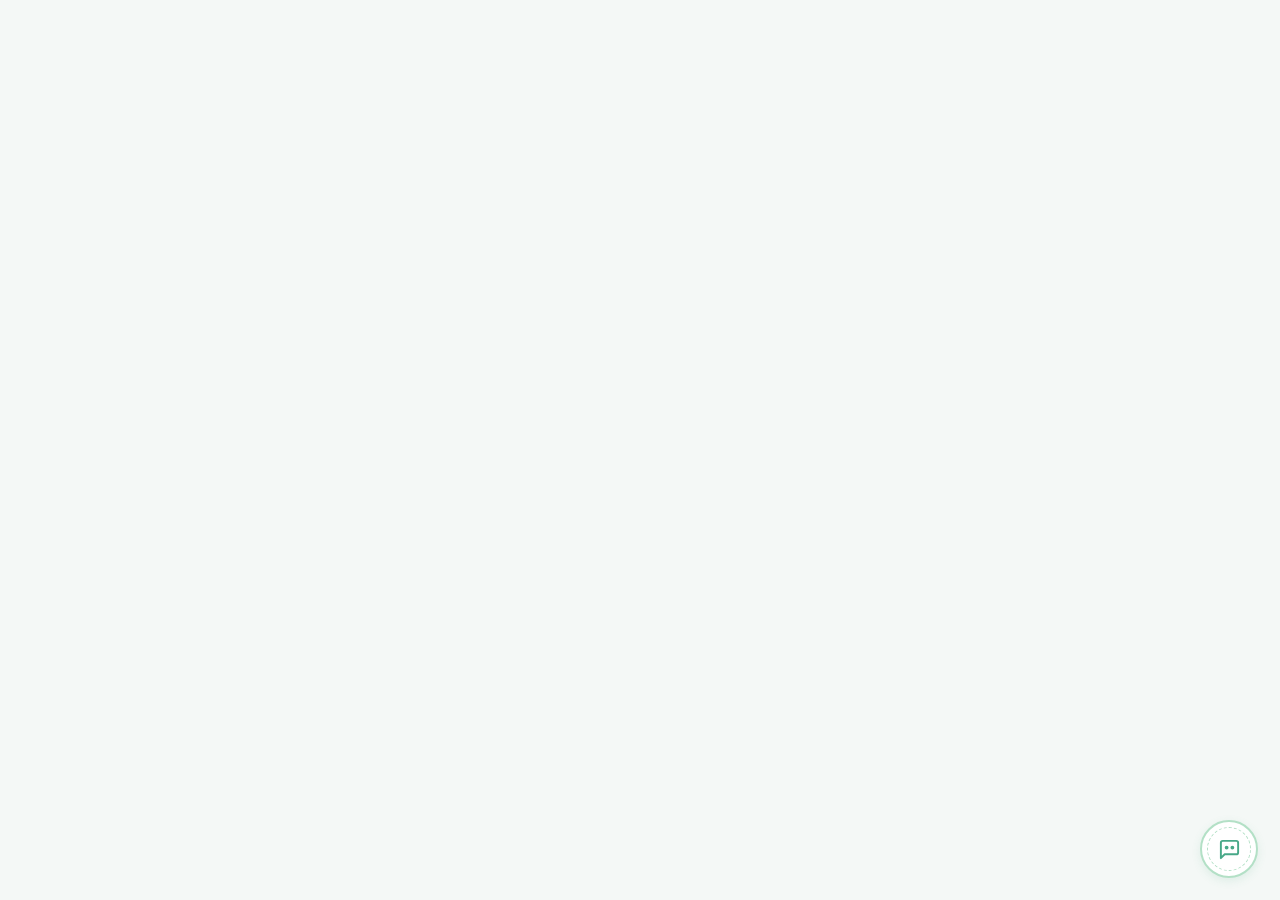
<file: share.html>
<!DOCTYPE html>
<html lang="zh-CN">
<head>
<meta charset="utf-8">
<meta name="viewport" content="width=device-width, initial-scale=1, viewport-fit=cover">
<link rel="icon" type="image/svg+xml" href="icons/icon.svg">
<link rel="icon" href="icons/favicon.ico" sizes="16x16 32x32 48x48">
<link rel="icon" type="image/png" sizes="32x32" href="icons/favicon-32.png">
<link rel="icon" type="image/png" sizes="16x16" href="icons/favicon-16.png">
<link rel="apple-touch-icon" sizes="180x180" href="icons/apple-touch-icon.png">
<link rel="manifest" href="manifest.webmanifest">
<meta name="theme-color" content="#E0D1EF">
<title>来自分享的对话</title>
<link rel="stylesheet" href="vendor/katex/katex.min.css">
<link rel="stylesheet" href="ui/tokens.css?v=20261113a">
<link rel="stylesheet" href="theme/tokens.css?v=20261113a">
<link rel="stylesheet" href="ui/ai.css?v=20261113a">
<style>html,body{margin:0;height:100%;background:var(--ai-c084);}</style>
<script src="engine/search-jump.js?v=20261117a"></script>
</head>
<body>
<!-- 仅用于承载分享内容，不加载学习页面本身。 -->
<script src="ai.config.js?v=20261113a"></script>
<script src="engine/render/common.js?v=20261113a"></script>
<script src="engine/ui.js?v=20261113a"></script>
<script src="engine/store.js?v=20261113a"></script>
<script src="vendor/katex/katex.min.js"></script>
<script src="engine/ai/common.js?v=20261113a"></script>
<script src="engine/ai/codec.js?v=20261113a"></script>
<script src="engine/ai/storage.js?v=20261113a"></script>
<script src="engine/ai/markdown.js?v=20261113a"></script>
<script src="engine/ai/context.js?v=20261113a"></script>
<script src="engine/ai/attach.js?v=20261113a"></script>
<script src="engine/ai/nav.js?v=20261113a"></script>
<script src="engine/ai/messages.js?v=20261113a"></script>
<script src="engine/ai/stream.js?v=20261113a"></script>
<script src="engine/ai/share.js?v=20261113a"></script>
<script src="engine/ai/cards.js?v=20261113a"></script>
<script src="engine/ai/core.js?v=20261113a"></script>
<script>KB.AI.mount();</script>
</body>
</html>
</file>
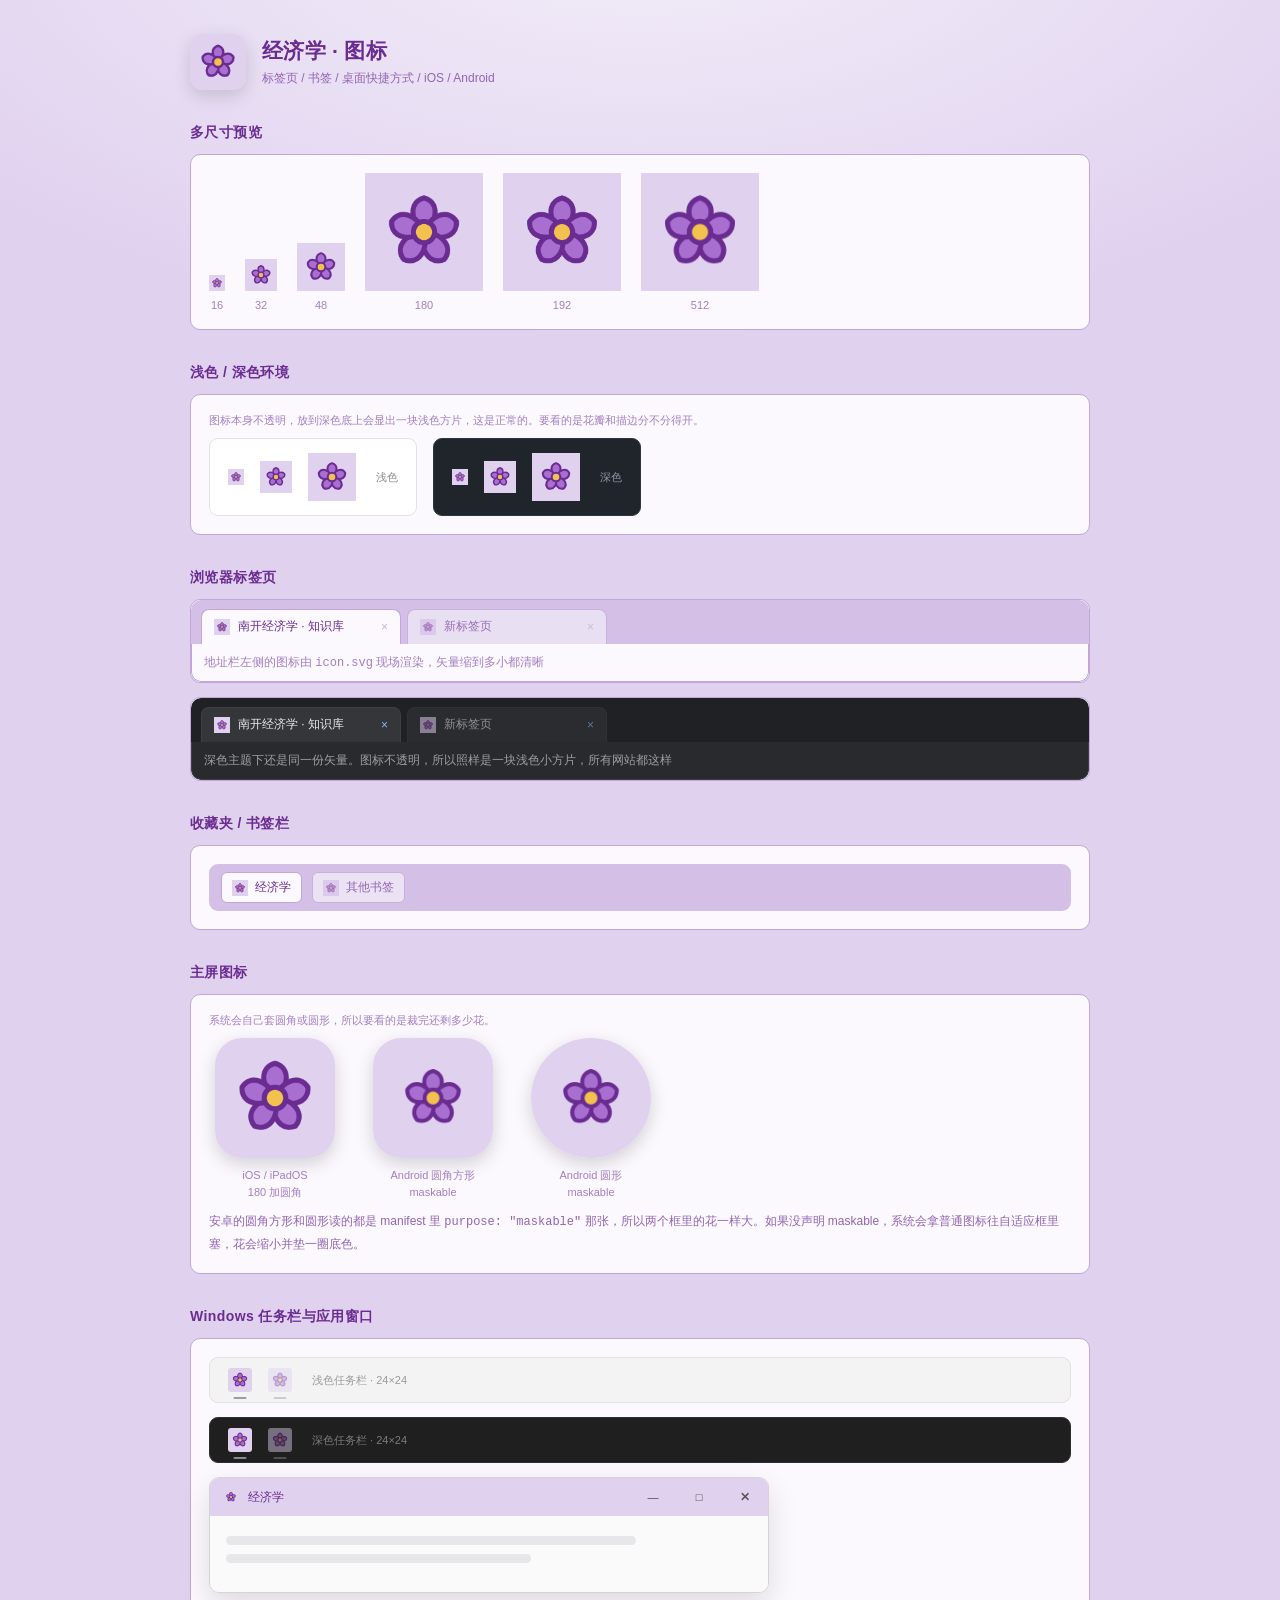
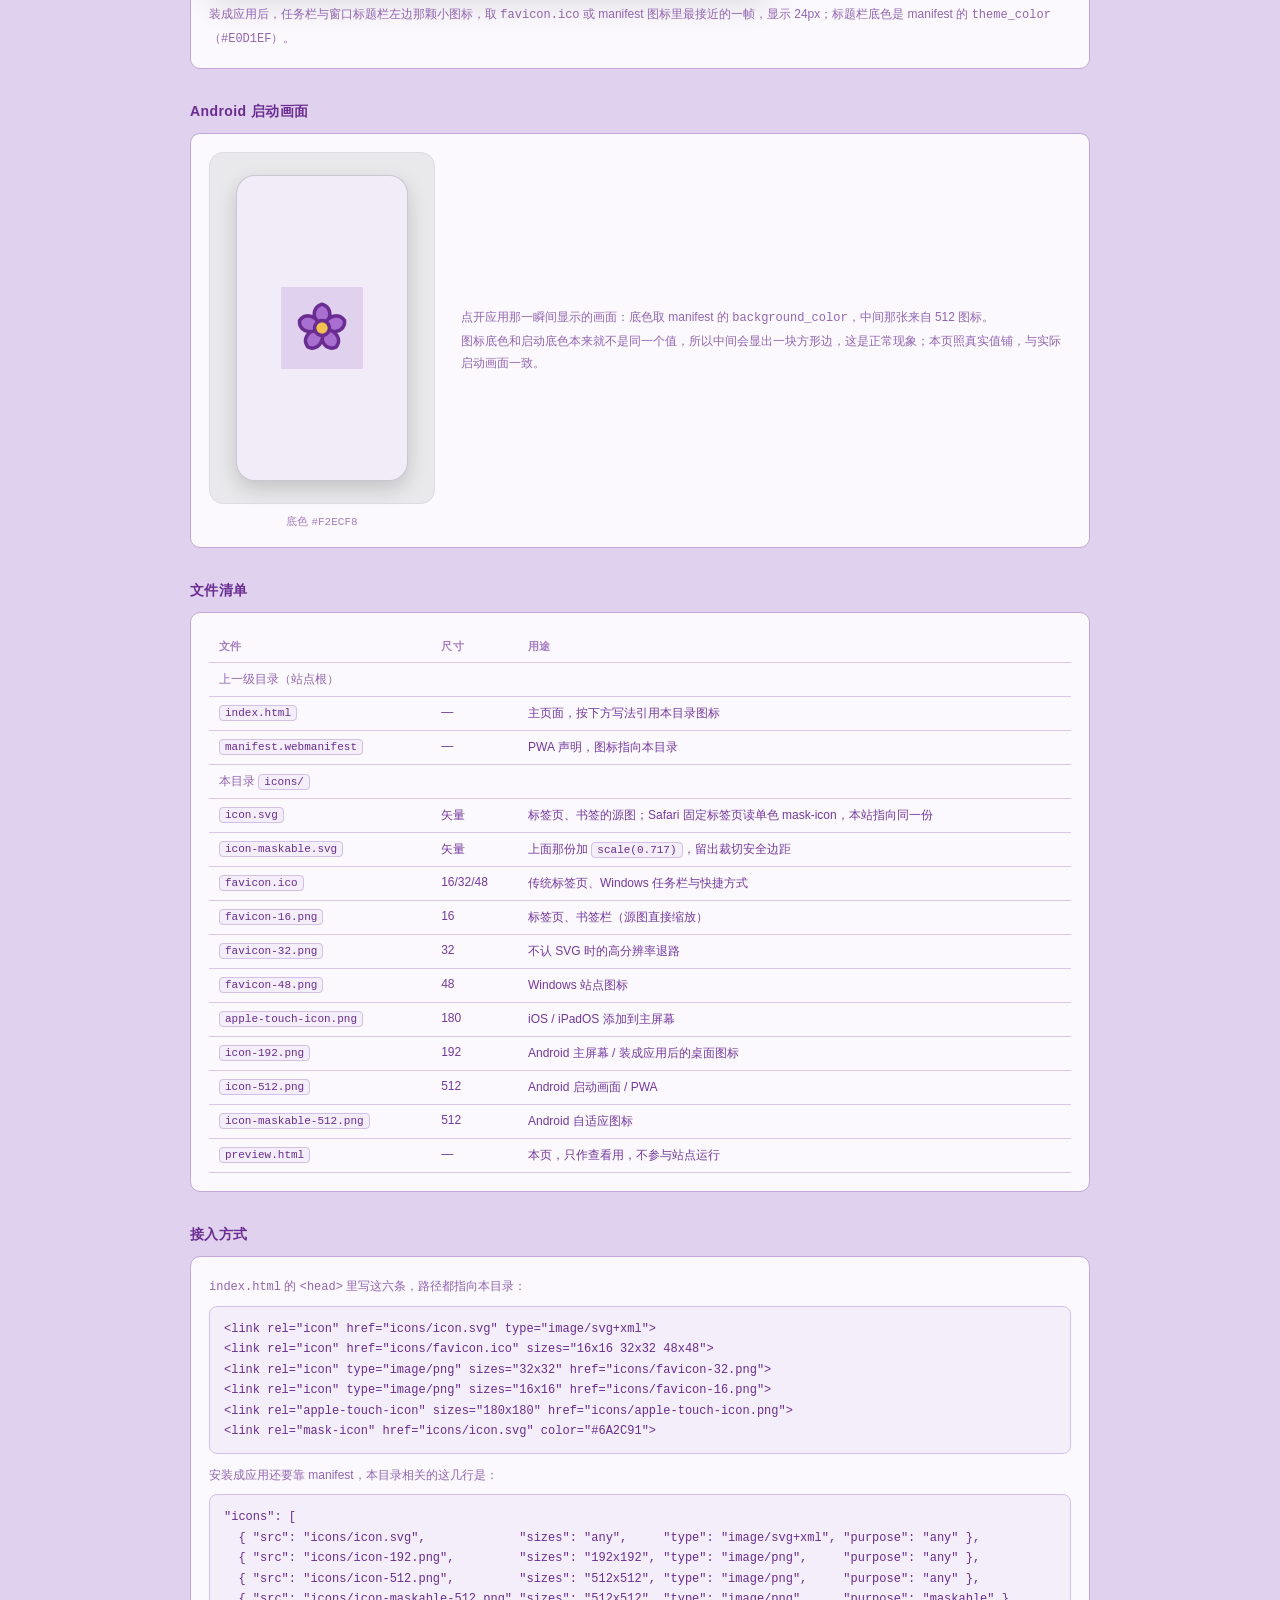
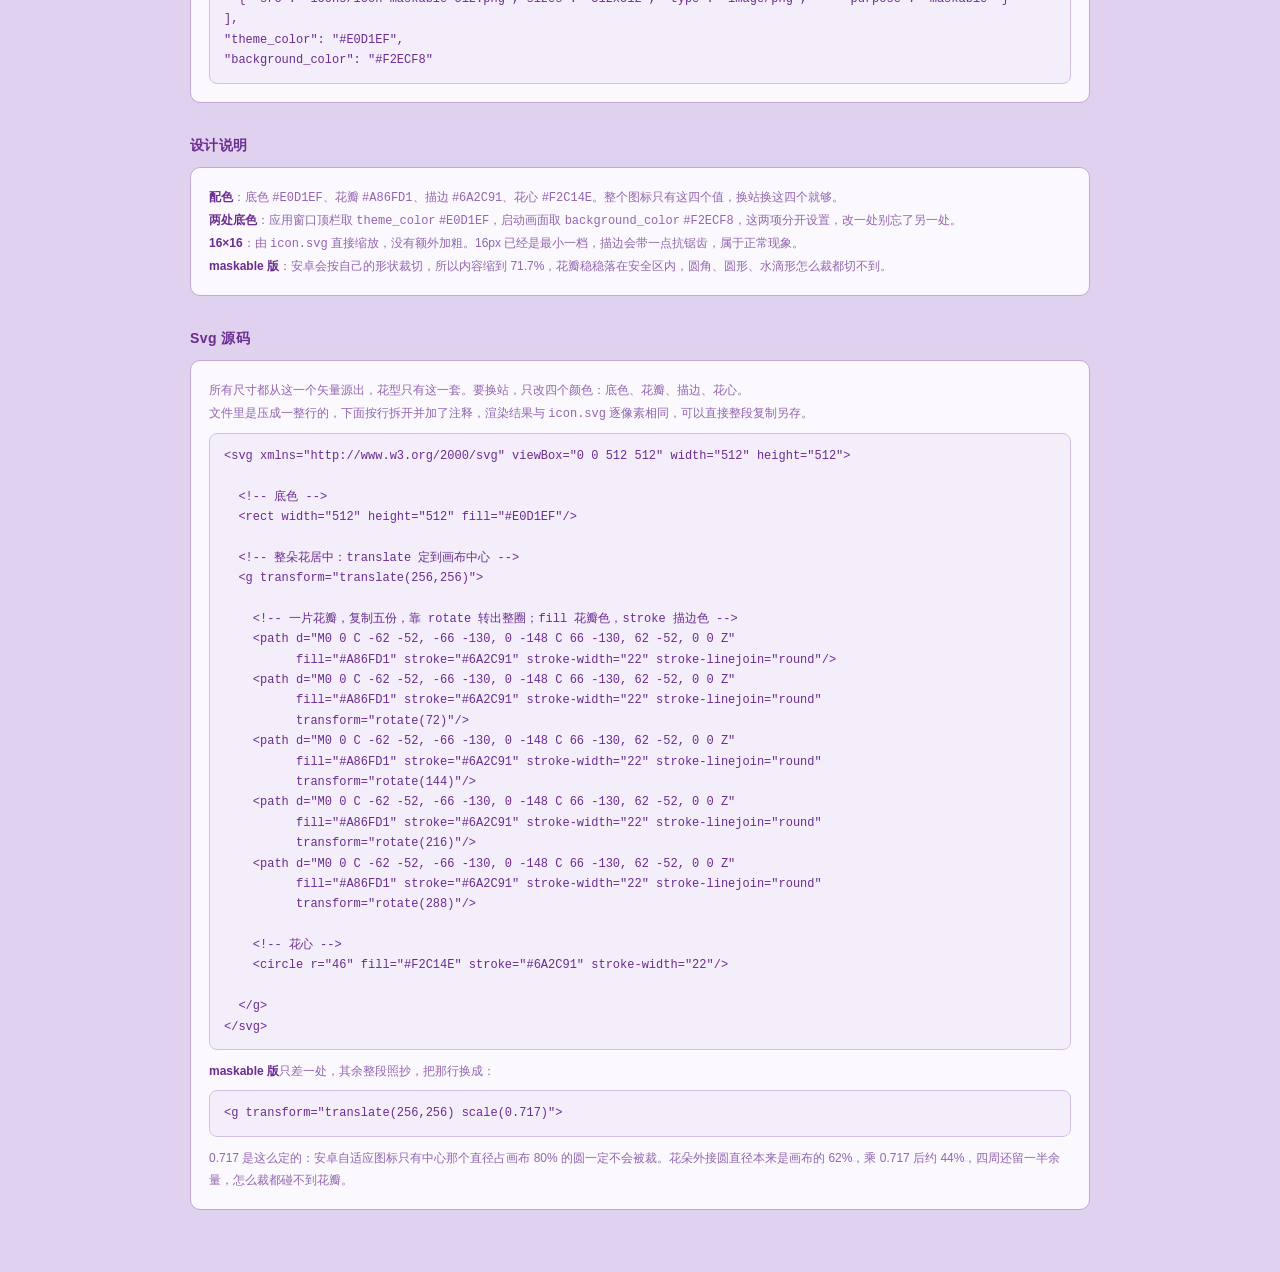
<file: icons/preview.html>
<!DOCTYPE html>
<html lang="zh-CN">
<head>
<meta charset="utf-8">
<meta name="viewport" content="width=device-width, initial-scale=1">
<title>南开经济学 · 知识库 · 图标预览</title>
<link rel="icon" href="icon.svg" type="image/svg+xml">
<link rel="icon" type="image/png" sizes="32x32" href="favicon-32.png">
<link rel="apple-touch-icon" href="apple-touch-icon.png">
<style>
  :root{
    --ink:#6A2C91; --ink2:#75389D; --muted:#9264B1; --faint:#A57EC0;
    --acc:#A86FD1; --bg:#E0D1EF; --card:#FBF9FD;
    --line:#C1A6D7; --line2:#CBB3DE;
    --h1:#D4C0E6; --h2:#D9C7E9; --h3:#F3EEF9;
  }
  *{box-sizing:border-box}
  body{
    margin:0;padding:34px 22px 70px;
    background:radial-gradient(900px 420px at 50% -80px,var(--h3),rgba(255,255,255,0)),var(--bg);
    color:var(--ink2);
    font-family:-apple-system,BlinkMacSystemFont,"Segoe UI","PingFang SC","Microsoft YaHei",sans-serif;
    -webkit-font-smoothing:antialiased;
  }
  .wrap{max-width:900px;margin:0 auto}
  header{display:flex;align-items:center;gap:16px;margin-bottom:4px}
  header img{width:56px;height:56px;border-radius:13px;box-shadow:0 6px 18px rgba(0,0,0,.14)}
  h1{margin:0;font-size:21px;color:var(--ink);letter-spacing:.3px}
  .sub{margin:5px 0 0;font-size:12px;color:var(--muted)}
  h2{font-size:14px;color:var(--ink);margin:34px 0 12px;letter-spacing:.4px}
  .card{background:var(--card);border:1px solid var(--line);border-radius:10px;padding:18px}
  .note{font-size:12px;color:var(--muted);line-height:1.85;margin:10px 0 0}
  .note b{color:var(--ink)}
  .note:first-child{margin-top:0}

  /* 尺寸一览 */
  .sizes{display:flex;flex-wrap:wrap;gap:20px;align-items:flex-end}
  .size{display:flex;flex-direction:column;align-items:center;gap:8px}
  .size img{display:block}
  .size span{font-size:11px;color:var(--faint)}

  /* 浅色 / 深色 */
  .envs{display:flex;gap:16px;flex-wrap:wrap}
  .env{display:flex;align-items:center;gap:20px;padding:14px 18px;border-radius:9px;border:1px solid}
  .env-l{background:#FFFFFF;border-color:#E3E3E3}
  .env-d{background:#20242B;border-color:#2E3540}
  .env-img{display:flex;align-items:center;gap:16px}
  .env-img img{display:block}
  .env-l span{color:#8A8A8A}
  .env-d span{color:#8E98A6}
  .env-tag{font-size:11px}

  /* 标签页 */
  .tabbar{display:flex;align-items:flex-end;gap:6px;padding:9px 10px 0;background:var(--h1);border-radius:10px 10px 0 0}
  .tab{display:flex;align-items:center;gap:8px;background:var(--card);border:1px solid var(--line);border-bottom:0;
       border-radius:8px 8px 0 0;padding:8px 12px 9px;min-width:200px;max-width:280px}
  .tab img{width:16px;height:16px;display:block;flex:none}
  .tab b{font-size:12px;font-weight:500;color:var(--ink);white-space:nowrap;overflow:hidden;text-overflow:ellipsis}
  .tab i{margin-left:auto;font-style:normal;color:var(--line2);font-size:12px}
  .pagebar{background:var(--card);border:1px solid var(--line);border-top:0;border-radius:0 0 10px 10px;padding:10px 12px;font-size:12px;color:var(--faint)}
  .tabbar.dk{background:#202124}
  .tabbar.dk .tab{background:#35363A;border-color:#3C4043;border-bottom:0}
  .tabbar.dk .tab b{color:#E8EAED}
  .tabbar.dk .tab i{color:#8AB4F8}
  .pagebar.dk{background:#292A2D;border-color:#3C4043;border-top:0;color:#9AA0A6}

  /* 书签栏 */
  .bmbar{display:flex;align-items:center;gap:10px;background:var(--h1);border-radius:9px;padding:8px 12px}
  .bm{display:flex;align-items:center;gap:7px;background:var(--card);border:1px solid var(--line);border-radius:6px;padding:6px 10px}
  .bm img{width:16px;height:16px;display:block}
  .bm span{font-size:12px;color:var(--ink)}

  /* 主屏图标 */
  .masks{display:flex;flex-wrap:wrap;gap:26px;align-items:flex-start}
  .mask{display:flex;flex-direction:column;align-items:center;gap:9px;width:132px}
  .mask .frame{width:120px;height:120px;overflow:hidden;box-shadow:0 6px 18px rgba(0,0,0,.16)}
  .frame img{width:100%;height:100%;display:block}
  .r-ios{border-radius:27px}
  .r-squircle{border-radius:28px}
  .r-circle{border-radius:50%}
  .mask span{font-size:11px;color:var(--faint);text-align:center;line-height:1.5}

  /* Windows 任务栏 */
  .winbox{display:flex;flex-direction:column;gap:14px}
  .taskbar{display:flex;align-items:center;gap:16px;height:46px;padding:0 18px;border-radius:9px}
  .tb-l{background:#F3F3F3;border:1px solid #E2E2E2}
  .tb-d{background:#1F1F1F;border:1px solid #2E2E2E}
  .tb-icon{position:relative;width:24px;height:24px;flex:none}
  .tb-icon img{width:24px;height:24px;display:block;border-radius:3px}
  .tb-icon::after{content:"";position:absolute;left:50%;transform:translateX(-50%);bottom:-7px;width:13px;height:2.5px;border-radius:2px}
  .tb-l .tb-icon::after{background:#9C9C9C}
  .tb-d .tb-icon::after{background:#8A8A8A}
  .tb-l span{font-size:11px;color:#9A9A9A;margin-left:4px}
  .tb-d span{font-size:11px;color:#7C7C7C;margin-left:4px}

  /* 应用窗口 */
  .appwin{max-width:560px;border:1px solid #D4D4D4;border-radius:10px;overflow:hidden;box-shadow:0 12px 30px rgba(0,0,0,.12)}
  .titlebar{display:flex;align-items:center;gap:9px;height:38px;padding-left:13px;background:#E0D1EF}
  .titlebar img{width:16px;height:16px;border-radius:3px;display:block}
  .titlebar b{font-size:12px;font-weight:500;color:#6A2C91}
  .titlebar .btns{margin-left:auto;display:flex;height:38px}
  .titlebar .btns i{width:46px;display:flex;align-items:center;justify-content:center;font-style:normal;font-size:11px;color:#4A4A4A}
  .winbody{background:#FAFAFA;padding:20px 16px;min-height:76px;display:flex;flex-direction:column;gap:9px}
  .winbody .bar{height:9px;border-radius:5px;background:#E7E7EA}
  .winbody .bar.s{width:58%}
  .winbody .bar.m{width:78%}

  /* Android 启动画面 */
  .splash-row{display:flex;gap:26px;align-items:center;flex-wrap:wrap}
  .stage{background:#E9E9EC;border:1px solid #DCDCE1;border-radius:14px;padding:22px 26px;display:inline-flex}
  .phone{width:172px;height:306px;border-radius:19px;overflow:hidden;display:flex;align-items:center;justify-content:center;
         border:1px solid rgba(0,0,0,.16);box-shadow:0 8px 20px rgba(0,0,0,.16)}
  .phone img{width:82px;height:82px;display:block}
  .splash-row .note{margin:0;flex:1;min-width:250px}

  /* 表格 */
  table{width:100%;border-collapse:collapse;font-size:12px}
  th,td{text-align:left;padding:8px 10px;border-bottom:1px solid var(--h2);vertical-align:top}
  th{color:var(--faint);font-weight:600;font-size:11px;letter-spacing:.4px}
  td code{background:var(--h3);border:1px solid var(--h1);border-radius:4px;padding:1px 5px;font-size:11px;color:var(--ink)}
  .dim{color:var(--muted)}
  pre{background:var(--h3);border:1px solid var(--h1);border-radius:8px;padding:12px 14px;overflow:auto;
      font-size:12px;line-height:1.7;color:var(--ink);margin:8px 0 0}
  pre code{font:inherit}
  .cap{font-size:11px;color:var(--faint);margin:0 0 10px}
</style>
</head>
<body>
<div class="wrap">
  <header>
    <img src="icon-192.png" alt="图标">
    <div>
      <h1>经济学 · 图标</h1>
      <p class="sub">标签页 / 书签 / 桌面快捷方式 / iOS / Android</p>
    </div>
  </header>

  <h2>多尺寸预览</h2>
  <div class="card">
    <div class="sizes">
      <div class="size"><img src="favicon-16.png" width="16" height="16" alt=""><span>16</span></div>
      <div class="size"><img src="favicon-32.png" width="32" height="32" alt=""><span>32</span></div>
      <div class="size"><img src="favicon-48.png" width="48" height="48" alt=""><span>48</span></div>
      <div class="size"><img src="apple-touch-icon.png" width="118" height="118" alt=""><span>180</span></div>
      <div class="size"><img src="icon-192.png" width="118" height="118" alt=""><span>192</span></div>
      <div class="size"><img src="icon-512.png" width="118" height="118" alt=""><span>512</span></div>
    </div>
  </div>

  <h2>浅色 / 深色环境</h2>
  <div class="card">
    <p class="cap">图标本身不透明，放到深色底上会显出一块浅色方片，这是正常的。要看的是花瓣和描边分不分得开。</p>
    <div class="envs">
      <div class="env env-l">
        <div class="env-img">
          <img src="favicon-16.png" width="16" height="16" alt="">
          <img src="favicon-32.png" width="32" height="32" alt="">
          <img src="favicon-48.png" width="48" height="48" alt="">
        </div>
        <span class="env-tag">浅色</span>
      </div>
      <div class="env env-d">
        <div class="env-img">
          <img src="favicon-16.png" width="16" height="16" alt="">
          <img src="favicon-32.png" width="32" height="32" alt="">
          <img src="favicon-48.png" width="48" height="48" alt="">
        </div>
        <span class="env-tag">深色</span>
      </div>
    </div>
  </div>

  <h2>浏览器标签页</h2>
  <div class="card" style="padding:0;overflow:hidden">
    <div class="tabbar">
      <div class="tab"><img src="icon.svg" alt=""><b>南开经济学 · 知识库</b><i>×</i></div>
      <div class="tab" style="opacity:.55"><img src="icon.svg" alt=""><b>新标签页</b><i>×</i></div>
    </div>
    <div class="pagebar">地址栏左侧的图标由 <code>icon.svg</code> 现场渲染，矢量缩到多小都清晰</div>
  </div>
  <div class="card" style="padding:0;overflow:hidden;margin-top:14px">
    <div class="tabbar dk">
      <div class="tab"><img src="icon.svg" alt=""><b>南开经济学 · 知识库</b><i>×</i></div>
      <div class="tab" style="opacity:.55"><img src="icon.svg" alt=""><b>新标签页</b><i>×</i></div>
    </div>
    <div class="pagebar dk">深色主题下还是同一份矢量。图标不透明，所以照样是一块浅色小方片，所有网站都这样</div>
  </div>

  <h2>收藏夹 / 书签栏</h2>
  <div class="card">
    <div class="bmbar">
      <div class="bm"><img src="icon.svg" alt=""><span>经济学</span></div>
      <div class="bm" style="opacity:.6"><img src="icon.svg" alt=""><span>其他书签</span></div>
    </div>
  </div>

  <h2>主屏图标</h2>
  <div class="card">
    <p class="cap">系统会自己套圆角或圆形，所以要看的是裁完还剩多少花。</p>
    <div class="masks">
      <div class="mask"><div class="frame r-ios"><img src="apple-touch-icon.png" alt=""></div><span>iOS / iPadOS<br>180 加圆角</span></div>
      <div class="mask"><div class="frame r-squircle"><img src="icon-maskable-512.png" alt=""></div><span>Android 圆角方形<br>maskable</span></div>
      <div class="mask"><div class="frame r-circle"><img src="icon-maskable-512.png" alt=""></div><span>Android 圆形<br>maskable</span></div>
    </div>
    <p class="note">
      安卓的圆角方形和圆形读的都是 manifest 里 <code>purpose: "maskable"</code> 那张，所以两个框里的花一样大。如果没声明 maskable，系统会拿普通图标往自适应框里塞，花会缩小并垫一圈底色。
    </p>
  </div>

  <h2>Windows 任务栏与应用窗口</h2>
  <div class="card">
    <div class="winbox">
      <div class="taskbar tb-l">
        <div class="tb-icon"><img src="icon-192.png" alt=""></div>
        <div class="tb-icon" style="opacity:.45"><img src="icon-192.png" alt=""></div>
        <span>浅色任务栏 · 24×24</span>
      </div>
      <div class="taskbar tb-d">
        <div class="tb-icon"><img src="icon-192.png" alt=""></div>
        <div class="tb-icon" style="opacity:.45"><img src="icon-192.png" alt=""></div>
        <span>深色任务栏 · 24×24</span>
      </div>
      <div class="appwin">
        <div class="titlebar">
          <img src="favicon-32.png" alt="">
          <b>经济学</b>
          <div class="btns"><i>—</i><i>□</i><i>✕</i></div>
        </div>
        <div class="winbody">
          <div class="bar m"></div>
          <div class="bar s"></div>
        </div>
      </div>
    </div>
    <p class="note">
      装成应用后，任务栏与窗口标题栏左边那颗小图标，取 <code>favicon.ico</code> 或 manifest 图标里最接近的一帧，显示 24px；标题栏底色是 manifest 的 <code>theme_color</code>（<code>#E0D1EF</code>）。
    </p>
  </div>

  <h2>Android 启动画面</h2>
  <div class="card">
    <div class="splash-row">
      <div>
        <div class="stage">
          <div class="phone" style="background:#F2ECF8"><img src="icon-512.png" alt=""></div>
        </div>
        <p class="cap" style="margin:10px 0 0;text-align:center">底色 <code>#F2ECF8</code></p>
      </div>
      <p class="note">
        点开应用那一瞬间显示的画面：底色取 manifest 的 <code>background_color</code>，中间那张来自 512 图标。<br>
        图标底色和启动底色本来就不是同一个值，所以中间会显出一块方形边，这是正常现象；本页照真实值铺，与实际启动画面一致。
      </p>
    </div>
  </div>

  <h2>文件清单</h2>
  <div class="card">
    <table>
      <tr><th>文件</th><th>尺寸</th><th>用途</th></tr>
      <tr><td colspan="3" class="dim">上一级目录（站点根）</td></tr>
      <tr><td><code>index.html</code></td><td>—</td><td>主页面，按下方写法引用本目录图标</td></tr>
      <tr><td><code>manifest.webmanifest</code></td><td>—</td><td>PWA 声明，图标指向本目录</td></tr>
      <tr><td colspan="3" class="dim">本目录 <code>icons/</code></td></tr>
      <tr><td><code>icon.svg</code></td><td>矢量</td><td>标签页、书签的源图；Safari 固定标签页读单色 mask-icon，本站指向同一份</td></tr>
      <tr><td><code>icon-maskable.svg</code></td><td>矢量</td><td>上面那份加 <code>scale(0.717)</code>，留出裁切安全边距</td></tr>
      <tr><td><code>favicon.ico</code></td><td>16/32/48</td><td>传统标签页、Windows 任务栏与快捷方式</td></tr>
      <tr><td><code>favicon-16.png</code></td><td>16</td><td>标签页、书签栏（源图直接缩放）</td></tr>
      <tr><td><code>favicon-32.png</code></td><td>32</td><td>不认 SVG 时的高分辨率退路</td></tr>
      <tr><td><code>favicon-48.png</code></td><td>48</td><td>Windows 站点图标</td></tr>
      <tr><td><code>apple-touch-icon.png</code></td><td>180</td><td>iOS / iPadOS 添加到主屏幕</td></tr>
      <tr><td><code>icon-192.png</code></td><td>192</td><td>Android 主屏幕 / 装成应用后的桌面图标</td></tr>
      <tr><td><code>icon-512.png</code></td><td>512</td><td>Android 启动画面 / PWA</td></tr>
      <tr><td><code>icon-maskable-512.png</code></td><td>512</td><td>Android 自适应图标</td></tr>
      <tr><td><code>preview.html</code></td><td>—</td><td>本页，只作查看用，不参与站点运行</td></tr>
    </table>
  </div>

  <h2>接入方式</h2>
  <div class="card">
    <p class="note"><code>index.html</code> 的 <code>&lt;head&gt;</code> 里写这六条，路径都指向本目录：</p>
<pre>&lt;link rel="icon" href="icons/icon.svg" type="image/svg+xml"&gt;
&lt;link rel="icon" href="icons/favicon.ico" sizes="16x16 32x32 48x48"&gt;
&lt;link rel="icon" type="image/png" sizes="32x32" href="icons/favicon-32.png"&gt;
&lt;link rel="icon" type="image/png" sizes="16x16" href="icons/favicon-16.png"&gt;
&lt;link rel="apple-touch-icon" sizes="180x180" href="icons/apple-touch-icon.png"&gt;
&lt;link rel="mask-icon" href="icons/icon.svg" color="#6A2C91"&gt;</pre>
    <p class="note">安装成应用还要靠 manifest，本目录相关的这几行是：</p>
<pre>"icons": [
  { "src": "icons/icon.svg",             "sizes": "any",     "type": "image/svg+xml", "purpose": "any" },
  { "src": "icons/icon-192.png",         "sizes": "192x192", "type": "image/png",     "purpose": "any" },
  { "src": "icons/icon-512.png",         "sizes": "512x512", "type": "image/png",     "purpose": "any" },
  { "src": "icons/icon-maskable-512.png","sizes": "512x512", "type": "image/png",     "purpose": "maskable" }
],
"theme_color": "#E0D1EF",
"background_color": "#F2ECF8"</pre>
  </div>

  <h2>设计说明</h2>
  <div class="card">
    <p class="note">
      <b>配色</b>：底色 <code>#E0D1EF</code>、花瓣 <code>#A86FD1</code>、描边 <code>#6A2C91</code>、花心 <code>#F2C14E</code>。整个图标只有这四个值，换站换这四个就够。<br>
      <b>两处底色</b>：应用窗口顶栏取 <code>theme_color</code> <code>#E0D1EF</code>，启动画面取 <code>background_color</code> <code>#F2ECF8</code>，这两项分开设置，改一处别忘了另一处。<br>
      <b>16×16</b>：由 <code>icon.svg</code> 直接缩放，没有额外加粗。16px 已经是最小一档，描边会带一点抗锯齿，属于正常现象。<br>
      <b>maskable 版</b>：安卓会按自己的形状裁切，所以内容缩到 71.7%，花瓣稳稳落在安全区内，圆角、圆形、水滴形怎么裁都切不到。
    </p>
  </div>

  <h2>Svg 源码</h2>
  <div class="card">
    <p class="note">
      所有尺寸都从这一个矢量源出，花型只有这一套。要换站，只改四个颜色：底色、花瓣、描边、花心。<br>
      文件里是压成一整行的，下面按行拆开并加了注释，渲染结果与 <code>icon.svg</code> 逐像素相同，可以直接整段复制另存。
    </p>
<pre>&lt;svg xmlns="http://www.w3.org/2000/svg" viewBox="0 0 512 512" width="512" height="512"&gt;

  &lt;!-- 底色 --&gt;
  &lt;rect width="512" height="512" fill="#E0D1EF"/&gt;

  &lt;!-- 整朵花居中：translate 定到画布中心 --&gt;
  &lt;g transform="translate(256,256)"&gt;

    &lt;!-- 一片花瓣，复制五份，靠 rotate 转出整圈；fill 花瓣色，stroke 描边色 --&gt;
    &lt;path d="M0 0 C -62 -52, -66 -130, 0 -148 C 66 -130, 62 -52, 0 0 Z"
          fill="#A86FD1" stroke="#6A2C91" stroke-width="22" stroke-linejoin="round"/&gt;
    &lt;path d="M0 0 C -62 -52, -66 -130, 0 -148 C 66 -130, 62 -52, 0 0 Z"
          fill="#A86FD1" stroke="#6A2C91" stroke-width="22" stroke-linejoin="round"
          transform="rotate(72)"/&gt;
    &lt;path d="M0 0 C -62 -52, -66 -130, 0 -148 C 66 -130, 62 -52, 0 0 Z"
          fill="#A86FD1" stroke="#6A2C91" stroke-width="22" stroke-linejoin="round"
          transform="rotate(144)"/&gt;
    &lt;path d="M0 0 C -62 -52, -66 -130, 0 -148 C 66 -130, 62 -52, 0 0 Z"
          fill="#A86FD1" stroke="#6A2C91" stroke-width="22" stroke-linejoin="round"
          transform="rotate(216)"/&gt;
    &lt;path d="M0 0 C -62 -52, -66 -130, 0 -148 C 66 -130, 62 -52, 0 0 Z"
          fill="#A86FD1" stroke="#6A2C91" stroke-width="22" stroke-linejoin="round"
          transform="rotate(288)"/&gt;

    &lt;!-- 花心 --&gt;
    &lt;circle r="46" fill="#F2C14E" stroke="#6A2C91" stroke-width="22"/&gt;

  &lt;/g&gt;
&lt;/svg&gt;</pre>
    <p class="note">
      <b>maskable 版</b>只差一处，其余整段照抄，把那行换成：
    </p>
<pre>&lt;g transform="translate(256,256) scale(0.717)"&gt;</pre>
    <p class="note">
      0.717 是这么定的：安卓自适应图标只有中心那个直径占画布 80% 的圆一定不会被裁。花朵外接圆直径本来是画布的 62%，乘 0.717 后约 44%，四周还留一半余量，怎么裁都碰不到花瓣。
    </p>
  </div>
</div>
</body>
</html>
</file>
<file: ui/tokens.css>
/* 设计令牌：颜色、尺寸、排版。
   子页统一一套绿主题，模块色只用在主页入口卡上，两者不混用。
   三款预设通过 <body data-preset="..."> 覆盖变量，选择器里不出现具体色值。 */

:root {
  /* 页面底色与文字 */
  --page-bg: #f0f7f0;
  --page-fg: #1e3a2a;
  --page-pad: 20px;
  /* 子页与题库页共用这一条，答案册单独走 --ab-max；这里是引擎默认值。
     项目要改宽度在自己的 theme/tokens.css 里覆盖，不要改这里。 */
  --page-max: 1120px;
  /* 抽查模式只放一张卡，收窄到 820：把视线收在中间一列，与页面本身多宽无关。 */
  --single-max: 820px;

  /* 页头 */
  --header-bg: #d9edd9;
  --header-pad: 18px 28px;
  --header-shadow: 0 4px 12px rgba(60, 110, 60, 0.12);
  --header-title: #1e4a2a;
  --header-title-size: 24px;

  /* 统计条 */
  --stats-bg: #c4e0c4;
  --stats-pad: 6px 18px;
  --stats-fg: #1e3a2a;
  --stats-num: #1f6b3a;

  /* 页头导航：返回主页、答案册入口 */
  --back-bg: #c4e0c4;
  --back-fg: #1e4a2a;
  --back-hover: #a8d0a8;
  --back-shadow: 0 1px 3px rgba(60, 110, 60, 0.10);
  --back-shadow-hover: 0 4px 12px rgba(60, 110, 60, 0.20);
  --entry-fg: #3d6b46;
  --entry-hover-bg: rgba(150, 195, 150, 0.30);
  --entry-hover-fg: #1b4a2a;
  --entry-active-bg: rgba(140, 185, 140, 0.42);
  --entry-divider: rgba(70, 120, 75, 0.22);

  /* 筛选栏 */
  --filter-bg: #e6f3e6;
  --filter-pad: 12px 20px;
  --input-bg: #fafffa;
  --input-border: #b3d9b3;
  --input-focus: #6a9e6a;
  --btn-soft-bg: #cfe2cf;
  --btn-soft-hover: #b8d4b8;
  --btn-soft-fg: #1e4a2a;
  --filter-label: #1f4a2a;
  --input-focus-ring: rgba(80, 150, 80, 0.2);
  --btn-random-bg: #d4c49a;
  --btn-random-hover: #c9b888;
  --btn-random-fg: #3f3a1a;

  /* 卡片 */
  --card-bg: #ffffff;
  --card-border: #8fbe8f;
  --card-border-w: 6px;
  --card-radius: 18px;
  --card-shadow: 0 4px 14px rgba(60, 100, 60, 0.08);
  --card-shadow-hover: 0 8px 24px rgba(50, 100, 50, 0.13);
  /* 抽查模式只剩一张卡，投影加重、左边色条加粗，把注意力压在这一张上 */
  --card-shadow-single: 0 8px 32px rgba(60, 100, 60, 0.18);
  --card-border-w-single: 8px;
  --card-pad-x: 22px;
  --note-area-pad-b: 18px;

  /* 卡片头部 */
  --tag-bg: #dcebd9;
  --tag-fg: #1a4a2a;
  --tag-blue-bg: #d9e6f7;
  --tag-blue-fg: #1b4b7e;
  --tag-sand-bg: #e8e0cc;
  --tag-sand-fg: #6a5620;
  --note-card-bg: #fafbff;
  --note-card-border: #4f8a9e;
  --note-card-fg: #16394a;
  --note-tag-bg: #d6e8f0;
  --note-tag-fg: #14405a;

  /* 说明卡展开后那半截：卡片、标签与公式色取自 3 页 knowledge 与 7 页 note-type，两页逐值相同。
     图占位两项按正常卡绿色的明暗配成对应蓝。只给常态用，收藏态走下面 --fav-* 那一套。 */
  --note-qid-fg: #14405a;
  --note-hint-fg: #4a7f99;
  --note-answer-bg: #f3f9fd;
  --note-answer-fg: #2b2b2b;
  --note-strong-fg: #14405a;
  --note-formula-fg: #12303f;
  --note-formula-bg: #e7f1f8;
  --note-fig-bg: #eaf2f8;
  --note-fig-fg: #4e6b82;
  --label-gap: 10px;
  --qid-fg: #1f5a2f;
  --qid-size: 15px;
  --hasimg-bg: #d9c8b0;
  --hasimg-fg: #5a3f1a;

  /* 题目 */
  --q-fg: #1c3322;
  --q-table-size: 13px;
  --q-size: 15.5px;
  --q-table-scroll: #d6d6d6;
  --q-line: 1.7;
  --q-pad-b: 12px;
  --hint-fg: #5f8a5f;

  /* 答案区 */
  --answer-bg: #f3faf3;
  /* 正文色比同色相最深那档浅一层：最深的一档压在浅绿底上，字和底会糊在一起。 */
  --answer-fg: #24382a;
  --answer-radius: 14px;
  --answer-pad: 18px 22px;
  --answer-size: 14.8px;
  --answer-line: 1.9;
  /* 段间距 0.45em：再小，字数多的答案会挤成一整块。 */
  --answer-p-gap: 0.45em;
  --answer-indent: 2em;

  /* 公式块 */
  /* 公式块底色只留两个源：有底款一个、收藏暖底一个。
     卡片答案区、收藏态、答案册三处都引用它们，换色只改这里。
     去掉底色（plain / latex）由预设块把 --formula-bg 改成 transparent。 */
  --formula-tint: #eaf5ea;
  --formula-tint-fav: #f6eddd;
  --formula-bg: var(--formula-tint);
  --formula-fg: #1c4a3a;
  --formula-radius: 6px;
  --formula-pad: 2px 10px;
  --formula-indent: 2em;
  --formula-align: left;
  /* 公式块行高单独 1.75：跟着正文 1.9 走，色块会比字高出一圈，
     看着像公式缩在色块里。字号不在这里定，跟正文走。 */
  --formula-line: 1.75;

  /* 详解标题 */
  --detail-rule: 1px dashed #b9d8b9;
  --detail-margin: 18px 0 6px 0;
  --detail-pad: 8px 0 0 0;

  /* 图占位：数值取自答案册 p.fig */
  --fig-bg: #eaf3e6;
  --fig-fg: #52705d;
  --fig-size: 12.5px;
  --fig-radius: 7px;
  --fig-pad: 5px 11px;

  /* 小问标题 */
  --sub-weight: 600;
  --sub-indent: 2em;   /* 与正文平齐，只靠加粗分层。答案册原值是 1em，那页还有 ① 二级序号才需要错开 */

  /* 收藏态 */
  --fav-border: #d4a24e;
  --fav-bg: #fdfbf6;
  --fav-answer-bg: #faf6ea;
  --fav-answer-fg: #2b2b2b;
  --fav-formula-bg: var(--formula-tint-fav);
  --fav-tag-bg: #f2e8ce;
  --fav-tag-fg: #5a4a1a;
  --fav-detail-rule: 1px dashed #e8d9b0;
  --fav-fig-bg: #f3ecdc;
  --fav-fig-fg: #5a4a1a;
  --fav-table-head-bg: #f2e7cf;
  --fav-table-bg: #faf6ea;
  --fav-table-fg: #2b2b2b;
  --fav-table-border: #ddc79c;
  --fav-table-cell-border: #ddc79c;
  --fav-table-head-fg: #2b2b2b;
  --fav-table-rh-bg: #f8f1e2;
  --fav-hint-fg: #bd9333;
  --fav-qid-fg: #8a6a1a;
  --fav-strong-fg: #1a1a1a;
  --fav-btn-fg: #b8a06a;

  /* 答案册：页头题条、卷别切换、条目与答案区。
     页头底与年份条底直接借 --header-bg / --filter-bg，与子页同色不另设。
     宽度比子页窄一档：整页是单列长文，行太长读着累；题号面板按这条宽度
     算出左侧留白，不留白时收成小按钮。 */
  --ab-max: 1000px;

  /* 页头第一行与第二行之间的细线 */
  --ab-row-rule: rgba(110, 165, 115, 0.28);

  /* 页头工具：搜索框与只看收藏。绿是常态，收藏那枚转暖色 */
  --ab-search-bg: #fafffa;
  --ab-search-border: #b3d9b3;
  --ab-search-fg: #1e3a2a;
  --ab-search-ph: #86a98c;
  --ab-search-focus: #6a9e6a;
  --ab-search-ring: rgba(80, 150, 80, 0.2);
  --ab-search-btn-bg: #e2f0e2;
  --ab-search-btn-fg: #4d7a58;
  --ab-fav-hover-bg: #f2fbf2;
  --ab-fav-btn-bg: #fdf7e8;
  --ab-fav-btn-fg: #8a6a1a;
  --ab-hl-bg: #fff3c4;
  --ab-hl-fg: #6b5010;
  /* 搜索结果条目：hover 是很淡的一层绿，回到结果时刚点过的那条转暖并描一圈 */
  --ab-sr-hover: #f1f9f1;
  --ab-sr-fg: #2c4a36;
  --ab-sr-no-bg: #eef7ee;
  --ab-sr-no-fg: #4d7a58;
  --ab-sr-tip: #8aa992;
  /* 搜索页那两张白卡（关键词条、回结果条）的字色 */
  --ab-sh-fg: #4a6a52;
  --ab-shadow-menu: 0 8px 22px rgba(35, 75, 40, .18), 0 0 0 1px rgba(90, 140, 95, .1);
  --ab-shadow-paper: 0 2px 8px rgba(60, 110, 60, .07);
  --ab-shadow-flash: 0 4px 18px rgba(180, 140, 60, .28);
  --ab-shadow-filter: 0 3px 14px rgba(60, 110, 60, .14);
  --ab-shadow-nav: 0 6px 24px rgba(40, 90, 50, .28);
  --ab-shadow-focus: 0 0 0 2px rgba(94, 201, 154, 0.16);
  --ab-sh-strong: #1e4a2a;
  --ab-sh-link: #23603a;
  --ab-sr-hit-bg: #fff8e6;
  --ab-sr-hit-line: #e8c877;
  /* 搜索范围说明：档位不是「全部」时才出现 */
  --ab-scope-fg: #7b9a80;
  --ab-scope-strong: #23603a;
  --ab-scope-rule: rgba(110, 165, 115, 0.35);
  /* 卷首「答案录入中」提示条 */
  --ab-rec-bg: #f3f9f0;
  --ab-rec-border: #dcecd6;
  --ab-rec-fg: #4a6a52;
  --ab-rec-strong: #2f5d3f;
  --ab-rec-num: #1f6b3a;
  /* 未录入的题：整块参考答案区浅化，只剩一行说明 */
  --ab-ans-empty-bg: #fafcf8;
  --ab-ans-empty-border: #eef3ea;
  --ab-ans-empty-edge: #d8e5d2;
  --ab-ans-empty-label-bg: #eef3ea;
  --ab-ans-empty-label-fg: #7f9a84;
  --ab-wait-fg: #8aa08f;
  /* 空态 */
  --ab-empty-fg: #6a8a70;
  --ab-empty-sub: #8aa692;

  --ab-sub-fg: #55805f;
  --ab-crumb: #6a8a70;
  --ab-meta: #5f7a63;
  --ab-crumb-fg: #6a8a70;
  --ab-part-fg: #1f4a2a;
  --ab-part-note: #6a8a70;
  --ab-item-shadow: 0 2px 8px rgba(60, 110, 60, 0.06);
  --ab-no-bg: #e3f0e3;
  --ab-no-fg: #1f6b3a;
  --ab-stem-size: 15px;
  --ab-stem-line: 1.8;
  --ab-ans-bg: #f2f8ef;
  --ab-ans-border: #e4efe0;
  --ab-ans-edge: #a9cfa9;
  --ab-ans-size: 14.5px;
  --ab-ans-line: 1.9;
  --ab-ans-label-bg: #e2efdd;
  --ab-ans-label-fg: #4a7a55;
  --ab-head-fg: #1c4a2c;
  --ab-tip-fg: #5b7263;
  --ab-tip-b: #3f6b4d;
  --ab-fm-cn: #2c4a35;
  /* 答案册的公式块底色与卡片那一条不同：原版答案册是 #e6f1e3，比卡片的 #eaf5ea 实一档。
     单独一条变量，改卡片预设不牵连这里。 */
  --ab-formula-bg: #e6f1e3;
  --ab-font-math: 'Times New Roman', 'Cambria Math', 'SimSun', 'Songti SC', serif;
  /* 题干里表格的字号：答案册原版 12.5／1.65，比卡片（13／1.6）小半档 */
  --ab-stem-table-size: 12.5px;
  --ab-stem-table-line: 1.65;
  --ab-table-strong: #2f5c3e;
  --ab-src-bg: #f6faf4;
  --ab-src-border: #cde1c7;
  --ab-src-fg: #5f7a65;
  --ab-yb-btn-bg: #cfe6cf;
  --ab-yb-btn-hover: #c2dfc2;
  --ab-yb-btn-fg: #14401f;
  --ab-year-fg: #23502f;
  --ab-year-hover: #d3e8d3;
  --ab-menu-hover: #eff8ef;
  --ab-menu-on-bg: #e3f1e3;
  --ab-menu-on-fg: #10381c;
  --ab-year-on-bg: #1f6b3a;
  --ab-year-on-fg: #ffffff;
  --ab-nav-type-fg: #4d7a58;
  --ab-nav-num-bg: #f2faf2;
  --ab-nav-num-hover: #dff0df;
  --ab-nav-shadow: 0 2px 10px rgba(60, 110, 60, 0.10);
  --ab-nav-fab-shadow: 0 2px 10px rgba(60, 110, 60, 0.18);

  /* 卡片动作按钮 */
  --card-action-fg: #3f6a3f;
  --card-action-hover-bg: #e6f0e6;
  --card-action-active-bg: #d8ead8;
  --note-btn-fg: #4f7a4f;
  --note-btn-active-fg: #2b6b2b;

  /* 答案册正文表格：原值，只给答案册用。 */
  --table-size: 12.5px;
  --table-bg: #f6faf4;
  --table-fg: #33503d;
  --table-border: #b3d0aa;
  --table-cell-border: #c3dcbb;
  --table-head-bg: #e9f3e4;
  --table-head-fg: #3f6b4d;
  --table-rh-bg: #eef6ea;
  --table-strong-fg: #2f5c3e;

  /* 卡片表格（普通子页与真题页）：数值取自 7 页 .matrix。
     题干与答案区共用这一组尺寸，颜色各走各的。 */
  --card-table-size: 13.5px;
  --card-table-line: 1.6;
  --card-table-pad: 5px 16px;
  --card-table-bg: #ffffff;
  --card-table-fg: #1a3322;
  --card-table-border: #b9d6b9;
  --card-table-cell-border: #b9d6b9;
  --card-table-head-bg: #e6f3e6;
  --card-table-head-fg: #1a3322;
  --card-table-rh-bg: #f4faf4;
  --card-table-strong-fg: #2f5c3e;

  /* 空状态与页脚 */
  --empty-bg: #e6f3e6;
  --empty-fg: #4f7a4f;
  --footer-fg: #8aaa8a;
  --footer-rule: #cce0cc;

  /* 抽查模式条 */
  --single-bar-bg: #f5efe0;
  --single-bar-border: #d4a24e;
  --single-nav-fg: #7a5a2a;
  --single-nav-hover: #e8ddd0;
  --single-badge-bg: #e8ddd0;
  --single-badge-fg: #5a4a2a;
  --single-hint-fg: #8a7a5a;
  --single-exit-fg: #8a5a4a;
  --single-exit-hover: #e8d5d0;

  /* 自测：三档颜色，绿＝会了、橙＝模糊、红＝忘了 */
  --st-switch-track: #d8e6d8;
  --st-switch-on: #5ec99a;
  --st-switch-fg: #3d6b46;
  --st-chip-bg: #ffffff;
  --st-chip-border: #e6f0e6;
  --st-chip-fg: #4a6a52;
  --st-chip-shadow: 0 2px 8px rgba(60, 100, 60, 0.07);
  --st-chip-hover-border: #9ccfae;
  --st-chip-sel-border: #5ec99a;
  --st-chip-sel-bg: #eefaf3;
  --st-chip-sel-ring: rgba(94, 201, 154, 0.18);
  --st-ok-fg: #2b7a2b;
  --st-meh-fg: #c98a2b;
  --st-no-fg: #b85050;
  --st-left-fg: #5f7f8f;
  --st-ok-bar: #5ec99a;
  --st-meh-bar: #e0b152;
  --st-no-bar: #cf6b6b;
  --st-rate-bg: #ffffff;
  --st-rate-border: #e2ece5;
  --st-rate-fg: #5f8569;
  --st-rate-hover-bg: #eef8f2;
  --st-rate-ok-sel: #e6f6ed;
  --st-rate-ok-sel-border: #5ec99a;
  --st-rate-ok-sel-fg: #237a4c;
  --st-rate-meh-sel: #fbf1de;
  --st-rate-meh-sel-border: #dfae4e;
  --st-rate-meh-sel-fg: #8a6420;
  --st-rate-no-sel: #fbe9e9;
  --st-rate-no-sel-border: #d98a8a;
  --st-rate-no-sel-fg: #9c4444;
  --st-cover-bg: rgba(243, 250, 243, 0.62);
  --st-cover-border: #b3ddc3;
  /* 收藏态的遮罩：整卡转暖时跟着换，否则浅绿虚线框会在米黄底上很跳 */
  --fav-cover-bg: rgba(250, 246, 234, 0.62);
  --fav-cover-border: #e0cb9e;
  --st-dot-ok: #a8dcc2;
  --st-dot-meh: #e6cd97;
  --st-dot-no: #e8b2b2;
  --st-meh-hover-bg: #fdf6e9;
  --st-no-hover-bg: #fdeeee;
  --st-track-dot: #ffffff;
  --st-track-dot-shadow: 0 1px 4px rgba(0, 0, 0, 0.18);

  /* 笔记 */
  --note-bg: #f8fcf8;
  --note-border: #c2ddc2;
  --note-fg: #1c3322;
  --note-focus: #6a9e6a;
  --note-focus-ring: rgba(80, 150, 80, 0.15);
  --note-placeholder: #8aaa8a;
  --fav-note-bg: #fdfaf1;
  --fav-note-border: #e8d9b0;
  --fav-note-focus: #d4a24e;
  --fav-note-fg: #4a3a1a;
  --fav-note-placeholder: #b8a478;
  --fav-note-focus-ring: rgba(212, 162, 78, 0.16);

  /* 编辑态：虚线框与题目下的线 */
  --edit-line: #6a9e9e;
  --fav-edit-line: #b8912e;
  --fav-edit-mark-fg: #c4b18a;
  /* 编辑框里的语法标记：成对星号染淡，让人一眼看出哪段会加粗 */
  --edit-mark-fg: #a8bdb0;
  --edit-cancel-fg: #8a4a4a;
  --edit-cancel-hover-bg: #f0e0e0;

  /* 确认弹窗：骨架项一律引用公共弹层变量（--dlg-*），
     改公共骨架时确认、导出、微信三个弹层一起变；
     只把按钮渐变这组特征色留在自己名下 */
  --confirm-mask: var(--dlg-mask);
  --confirm-bg: var(--dlg-bg);
  --confirm-title-fg: var(--dlg-title);
  --confirm-msg-fg: var(--dlg-body);
  --confirm-msg-strong: var(--dlg-strong);
  --confirm-cancel-bg: var(--dlg-cancel-bg);
  --confirm-cancel-fg: var(--dlg-cancel-ink);
  --confirm-cancel-hover: var(--dlg-cancel-hover);
  --confirm-ok-from: #5ec99a;
  --confirm-ok-to: #3fa87a;
  --confirm-danger-from: #f08a72;
  --confirm-danger-to: #e05a4a;
  --confirm-ok-fg: var(--dlg-btn-ink);

  /* 轻提示 */
  --toast-bg: #2a4a2a;
  --toast-fg: #f0faf0;
  --toast-shadow: 0 6px 24px rgba(0, 0, 0, 0.25);
  /* 主页款：亮绿实心、白字，圆角与过渡都比子页紧一档 */
  --home-toast-bg: #45b98c;
  --home-toast-fg: #ffffff;
  --home-toast-shadow: 0 10px 26px rgba(69, 185, 140, 0.34);
  --home-toast-radius: 30px;
  --home-toast-bottom: 34px;
  --home-toast-shift: 20px;
  --home-toast-z: 2000;
  --home-toast-maxw: 86vw;
  --home-toast-font: 13px;
  --home-toast-weight: 600;
  --home-toast-track: 0.5px;
  --home-toast-pad: 11px 24px;
  --home-toast-dur: 0.25s;

  /* 滚动条 */
  --scroll-track: #dce8dc;
  --scroll-thumb: #8fbe8f;
  --scroll-thumb-hover: #6f9e6f;

  /* 圆角与间距 */
  --radius-pill: 40px;
  --radius-btn: 30px;
  --radius-sm: 10px;
  --gap-grid: 18px;
  --gap-bar: 10px;

  /* 字体 */
  --font-body: 'Segoe UI', 'PingFang SC', Roboto, 'Helvetica Neue', sans-serif;
  --font-math: 'Times New Roman', 'Cambria Math', serif;
}

/* 答案区底色三款一律保留，差别只在公式那一行。 */

/* ---- 原版款：答案区浅绿底、公式浅绿块 ---- */
body[data-preset='tinted'] {
  --answer-bg: #f3faf3;
  --formula-bg: var(--formula-tint);
}

/* ---- 公式无块款：答案区底色不变，公式去掉色块、只居中 ---- */
body[data-preset='plain'] {
  --answer-bg: #f3faf3;
  --formula-bg: transparent;
  --fav-formula-bg: transparent;
  --formula-fg: inherit;
  --formula-indent: 0;
  --formula-pad: 0;
  --formula-align: center;
}

/* ---- LaTeX 款：答案区底色不变，公式交给 KaTeX 排版，不套色块 ---- */
body[data-preset='latex'] {
  --answer-bg: #f3faf3;
  --formula-bg: transparent;
  --fav-formula-bg: transparent;
  --formula-fg: inherit;
  --formula-indent: 0;
  --formula-pad: 0;
  --formula-align: center;
}

/* 收藏态在三款下都要压回暖色，变量在 tokens 里已定义，此处无需分支 */

/* ---- 富文本控件与浮层（engine/richnote.js 注入的样式从这里取色）----
   工具栏、公式/表格/清空按钮、图片尺寸条、看图浮层、表格弹窗、笔记内容里的
   代码块与表格线、收藏态暖色。基础值即当前视觉；站点想换控件色调，覆盖这里即可。
   遮罩上的白色按钮与纯黑阴影是中性色，不随主题走，仍写在 richnote.js 内。 */
:root {
  /* 工具栏 */
  --rte-btn: #dcebd9;
  --rte-btn-hover: #cfead0;
  --rte-btn-ink: #1e4a2a;
  --rte-btn-on: #a8c8a8;
  --rte-btn-on-ink: #14361f;
  --rte-save-ink: #1a3a1a;
  --rte-save-hover: #94b894;
  --rte-bar-shadow: rgba(40,110,60,.24);
  --rte-bar-shadow-soft: rgba(40,110,60,.12);
  /* 功能按钮（各自成色） */
  --rte-fmt: #e8e8e8;
  --rte-fmt-hover: #d6d6d6;
  --rte-fmt-ink: #2f4a2f;
  --rte-imgb: #d4d9c4;
  --rte-imgb-hover: #c4cdb0;
  --rte-tblb: #cfe0e8;
  --rte-tblb-hover: #b8d4e0;
  --rte-tblb-ink: #1e4a5a;
  --rte-fmlb: #e2dcef;
  --rte-fmlb-hover: #d2c9e8;
  --rte-fmlb-ink: #3d2a6a;
  --rte-clear: #e6d6d6;
  --rte-clear-hover: #dcc4c4;
  --rte-clear-ink: #6a3a3a;
  --rte-fav-on: #e6d5a2;
  --rte-fav-on-ink: #4a3a0a;
  /* 通用线与强调 */
  --rte-line: #c2ddc2;
  --rte-accent: #4f8a4f;
  --rte-focus: #6a9e6a;
  --rte-focus-ring: rgba(80,150,80,.16);
  --rte-link: #2f7d55;
  /* 笔记内容 */
  --rte-code-bg: #e8f3e8;
  --rte-pre-bg: #eef6ef;
  --rte-pre-line: #dceade;
  --rte-quote-line: #b3ddc3;
  --rte-head-ink: #1a3322;
  --rte-placeholder: #8aaa8a;
  /* 图片尺寸条 */
  --rte-ctl-bg: #edf5ed;
  --rte-ctl-ink: #2a5a2a;
  --rte-ctl-dim: #5b7a5b;
  --rte-reset: #dcecd9;
  --rte-apply: #6fbf8f;
  --rte-apply-hover: #5bae7d;
  --rte-apply-shadow: rgba(80,160,110,.26);
  --rte-mode-shadow: rgba(60,110,60,.18);
  --rte-sel-ring: rgba(79,138,79,.28);
  --rte-sel-ring-0: rgba(79,138,79,0);
  --rte-sel-ring-fav: rgba(212,162,78,.35);
  /* 笔记正文与弹层纸面 */
  --rte-ink: #000;
  --rte-ink-forced: #1a1a1a;
  --rte-paper: #fff;
  /* 看图浮层 */
  --viewer-overlay: rgba(14,32,22,.86);
  --viewer-btn: #dff0df;
  --viewer-btn-hover: #c8e8cb;
  --viewer-btn-active: #bcdfc0;
  --viewer-ink: #1f5a2f;
  --viewer-txt: #cfe8d2;
  --viewer-txt-hover: #b7dcbd;
  --viewer-txt-active: #a8d0af;
  --viewer-sep: #cfe0cf;
  --viewer-shadow: rgba(40,110,60,.22);
  --viewer-shadow-soft: rgba(40,110,60,.10);
  --viewer-inset: rgba(30,80,50,.10);
  --viewer-img-shadow: 0 18px 50px rgba(0,0,0,.45);
  --viewer-close-line: rgba(255,255,255,.5);
  --viewer-close-bg: rgba(255,255,255,.16);
  --viewer-close-bg-hover: rgba(255,255,255,.28);
  --viewer-bar-bg: rgba(255,255,255,.94);
  --viewer-bar-shadow: 0 6px 20px rgba(0,0,0,.28);
  --tip-bg: rgba(30,58,42,.92);   /* 操作提示气泡（深绿底白字） */
  /* 表格弹窗 */
  --modal-overlay: rgba(14,32,22,.42);
  --modal-ink: #1e3a2a;
  --modal-label: #3a5a3a;
  --modal-dim: #7a957a;
  --modal-ok: #5ec99a;
  --modal-no: #eef4ee;
  --modal-no-ink: #5a7a68;
  --modal-box-shadow: 0 16px 44px rgba(0,0,0,.22);
  /* 收藏暖色（笔记内容跟着卡片变暖） */
  --rte-fav-code: #f1e7cd;
  --rte-fav-pre: #f6eddd;
  --rte-fav-line: #e8d9b0;
  --rte-fav-placeholder: #b8a478;

  /* ==================== 主页 ==================== */
  --home-bg: #f2f8f3;
  --home-ink: #1e3a2a;
  /* 主页独立宽度 1100px；子页 / 题库走全站 --page-max，答案册走 --ab-max，互不影响。 */
  --home-wrap-max: 1100px;
  /* 顶部横幅 */
  --home-head-bg: linear-gradient(150deg, #eefaf3 0%, #e2f4e9 60%, #ddf2ea 100%);
  /* 彩虹线默认值仅兜底：运行时由 home.js 按模块实际用色动态拼渐变覆盖 */
  --home-head-line: linear-gradient(90deg, #7fd1b0, #8fbcec, #ebcb86, #ef9fc0, #7bd0dd, #a99eea, #f0a288, #c096dd);
  --home-head-border: #e4f2e9;
  --home-head-title: #1b4a2b;
  --home-head-sub: #6a8f76;
  --home-head-shadow: 0 6px 18px rgba(70, 120, 90, .10), inset 0 1px 0 rgba(255, 255, 255, .85);
  --home-search-bg: rgba(255, 255, 255, .42);
  --home-search-line: rgba(63, 138, 99, .26);
  --home-search-ink: #35795a;
  --home-search-shadow: 0 2px 10px rgba(70, 120, 90, .09);
  --home-search-hover-bg: rgba(255, 255, 255, .17);
  --home-search-hover-shadow: inset 0 0 0 1.5px rgba(255, 255, 255, .58), 0 3px 13px rgba(70, 120, 90, .15);
  --home-search-hover-line: rgba(63, 138, 99, .32);
  --home-search-hover-ink: #1f5d41;
  --home-search-ring: rgba(88, 150, 116, .42);
  /* 模块卡（每张卡的主色 --c/--c2/--soft 由配置按序注入，不在这里定义） */
  --home-mod-bg: #fff;
  --home-mod-line: #e8f2ec;
  --home-mod-title: #1e4a2a;
  --home-mod-desc: #75907c;
  --home-mod-shadow: 0 4px 14px rgba(70, 115, 90, .07);
  --home-mod-shadow-hover: 0 12px 28px rgba(70, 115, 90, .14);
  --home-mod-foot-dash: #e2efe7;
  /* 我的卡片通栏：白底 + 青蓝虚线 + 左侧青蓝竖条
     边框整条是变量：粗细、虚实、颜色都在一处改，如 1px dashed / 2px solid */
  --home-mine-bg: #fff;
  --home-mine-border: 1px dashed #cfe3d7;
  --home-mine-border-hover: 1px dashed #b9d8c4;
  --home-mine-c: #5B8FA8;
  --home-mine-c2: #8FBBD0;
  --home-mine-ic-bg: #EDF4F8;
  --home-mine-title: #1e4a2a;
  --home-mine-desc: #75907c;
  --home-mine-go: #4E86A2;
  /* 学习进度条（米黄虚线框，虚线样式整条可改） */
  --home-note-bg: #fdf9ee;
  --home-note-border: 2px dashed #d4c49a;
  --home-note-lb: #7a5a2a;
  --home-note-input-bg: #fffdf6;
  --home-note-input-line: #e8ddc0;
  --home-note-input-ink: #3f3a1a;
  --home-note-placeholder: #c4b48d;
  --home-note-focus: #d4a24e;
  --home-note-focus-ring: rgba(212, 162, 78, .15);
  /* 页脚 */
  --home-foot-ink: #96b3a2;
  /* 整页滚动条（主页比子页宽一档） */
  --home-scroll-track: #e0eee5;
  --home-scroll-thumb: #9ccfb4;
  /* 学习进度卡片弹层 */
  --home-prog-overlay: rgba(28, 48, 36, .34);
  --home-prog-card-bg: #fdf9ee;
  --home-prog-card-w: 620px;
  --home-prog-card-shadow: 0 24px 60px rgba(25, 60, 42, .20);
  --home-prog-card-line: #d4a24e;
  --home-prog-title: #7a5a2a;
  --home-prog-date: #b0a184;
  --home-prog-btn-bg: #fbf1d8;
  --home-prog-btn-line: #ecd9a8;
  --home-prog-btn-ink: #8b6c2e;
  --home-prog-btn-hover: #f6e6c2;
  --home-prog-line: #dceadf;
  --home-prog-cnt-saved: #6aa87f;

  /* 朗读（TTS）控件：青绿系，与站点主色同族 */
  --home-tts-btn-bg: #ffffff;
  --home-tts-btn-line: #cbe6d8;
  --home-tts-btn-bg-hover: #f3fbf7;
  --home-tts-btn-line-hover: #8fd4b0;
  --home-tts-ink: #3d8f6e;
  --home-tts-live-bg: #eaf8f2;
  --home-tts-live-line: #7fc9a8;
  --home-tts-pause-bg: #fdf7e6;
  --home-tts-pause-line: #e5c882;
  --home-tts-pause-ink: #b8891f;
  --home-tts-glow: rgba(63, 174, 140, .18);
  --home-tts-pulse: rgba(63, 174, 140, .30);
  --home-tts-pulse-end: rgba(63, 174, 140, 0);
  --home-tts-track-a: #a9e0c6;
  --home-tts-track-b: #d8ecdf;
  --home-tts-thumb-bg: #ffffff;
  --home-tts-thumb-shadow: rgba(60, 130, 100, .28);
  --home-tts-range-w: 84px;

  /* 学习进度卡片按钮四态 */
  --home-prog-tts-bg: #f7dfae;
  --home-prog-tts-line: #d4a24e;
  --home-prog-tts-ink: #7a5a2a;
  --home-prog-danger-bg: #fbe4d9;
  --home-prog-danger-line: #e3ab8e;
  --home-prog-danger-ink: #b1502e;
  --home-prog-done-bg: #e2f4e8;
  --home-prog-done-line: #9ccfa9;
  --home-prog-done-ink: #3d7d51;

  /* 清除数据（花瓣 + 金色圆钮） */
  --home-clear-btn-w: 46px;
  --home-clear-petal-w: 34px;
  --home-clear-petal-h: 48px;
  --home-clear-dist: 56px;
  --home-clear-btn-bg: #ffffff;
  --home-clear-line: #f3d27c;
  --home-clear-ink: #b8891f;
  --home-clear-ring: rgba(245, 214, 122, .20);
  --home-clear-ring-hover: rgba(245, 214, 122, .28);
  --home-clear-shadow: rgba(212, 162, 78, .16);
  --home-clear-shadow-hover: rgba(212, 162, 78, .20);
  --home-clear-check-ink: #2fa27a;
  --home-clear-check-line: #8fd4b0;
  --home-clear-check-ring: rgba(143, 212, 176, .22);
  --home-clear-check-shadow: rgba(47, 162, 122, .18);
  --home-clear-check-glow: rgba(143, 212, 176, .25);
  --home-clear-petal-shadow: rgba(90, 140, 115, .12);
  --home-clear-petal-shadow-sel: rgba(90, 140, 115, .18);
  /* 花瓣面上的两处固定色：未选中时的渐变上半截、选中后的描边与序号 */
  --home-clear-petal-sheen: #ffffff;
  --home-clear-petal-sel-line: #ffffff;
  --home-clear-petal-sel-ink: #ffffff;

  /* 弹层公共骨架：确认、清除、导出、微信分段复制四个弹层共用这一套。
     底色、标题、遮罩、取消键、按钮文字改一次四处一起变；
     只有真不一样的地方才各自覆盖（微信的遮罩更深、阴影向上弹，
     用它的 --wx-overlay / --wx-box-shadow）。
     各弹层的特征色另立前缀：--confirm-* 确认键渐变、
     --clear-confirm-* 橘红确认键与警告、--export-* 选项条、
     --wx-* 段列表与复制按钮。 */
  --dlg-bg: #ffffff;
  --dlg-title: #1e4a2a;
  --dlg-desc: #75907c;
  --dlg-body: #4a6a58;
  --dlg-strong: #2e4a3a;
  --dlg-mask: rgba(28, 48, 36, .38);
  --dlg-shadow: 0 24px 60px rgba(25, 60, 42, .24);
  --dlg-cancel-bg: #eef6f1;
  --dlg-cancel-ink: #587a68;
  --dlg-cancel-hover: #e4f0e9;
  --dlg-btn-ink: #ffffff;

  /* 清除确认弹层 */
  --clear-confirm-list-bg: #f7fcf9;
  --clear-confirm-list-line: #e5f2ea;
  --clear-confirm-list-ink: #35603f;
  --clear-confirm-warn: #d4816a;
  --clear-confirm-ok-bg: linear-gradient(135deg, #f3a98c, #e57c62);
  --clear-confirm-ok-shadow: rgba(229, 124, 98, .28);

  /* 导入导出（蓝色同步钮 + 上下两个小球） */
  --home-sync-btn-w: 46px;
  --home-sync-orb-size: 40px;
  --home-sync-orb-dist: 56px;
  --home-sync-bg: #ffffff;
  --home-sync-line: #a8cfe8;
  --home-sync-ink: #2e6a99;
  --home-sync-ring: rgba(168, 207, 232, .20);
  --home-sync-ring-hover: rgba(168, 207, 232, .28);
  --home-sync-shadow: rgba(79, 148, 196, .16);
  --home-sync-shadow-hover: rgba(79, 148, 196, .20);
  --home-sync-open-bg: #eaf4fc;
  --home-sync-open-line: #8bbde0;
  --home-sync-dim: .15;
  /* 导入球（粉）与导出球（紫） */
  --home-sync-import-line: #e8a8c8;
  --home-sync-import-ink: #a85a7a;
  --home-sync-import-soft: #fceef4;
  --home-sync-export-line: #b89ee0;
  --home-sync-export-ink: #6a4a9a;
  --home-sync-export-soft: #f0eaf8;
  --home-sync-orb-sheen: #ffffff;
  --home-sync-orb-shadow: rgba(90, 140, 115, .14);
  --home-sync-orb-shadow-hover: rgba(90, 140, 115, .22);

  /* 导出选择弹层 */
  --export-box-w: min(92vw, 400px);
  --export-opt-bg: #f9fdfb;
  --export-opt-line: #e2f0e8;
  --export-opt-line-hover: #b9e2cd;
  --export-opt-bg-hover: #f4fbf7;
  --export-opt-bg-off: #f7faf8;
  --export-opt-bg-active: #eef7f2;
  --export-opt-line-active: #b9e2cd;
  --export-opt-title: #1e4a2a;
  --export-opt-desc: #8aaa95;
  --export-tick-bg: #ffffff;
  --export-tick-line: #c8ded2;
  --export-tick-on: #3fa87a;
  --export-tick-glyph: #ffffff;
  --export-badge-bg: #e8f7f0;
  --export-badge-ink: #3fa87a;
  --export-size-ink: #7a9a88;
  --export-size-strong: #3d8f6e;
  --export-size-alert: #b1502e;
  --export-btn-bg: linear-gradient(135deg, #6fc9a3, #3fa87a);
  --export-btn-ink: #ffffff;
  --export-btn-shadow: rgba(63, 168, 122, .28);

  /* 微信内导出面板（内置浏览器不支持下载，改分段复制） */
  --wx-overlay: rgba(28, 48, 36, .55);
  --wx-box-shadow: 0 -10px 40px rgba(0, 0, 0, .2);
  --wx-desc: #5a7a68;
  --wx-desc-mark: #2e8b5f;
  --wx-code-bg: #eaf8f2;
  --wx-code-ink: #2a6a4a;
  --wx-row-bg: #fbfefc;
  --wx-row-line: #d8ebdf;
  --wx-row-done-bg: #eaf8f2;
  --wx-row-done-line: #5ec99a;
  --wx-idx-bg: #e4f2eb;
  --wx-idx-ink: #2e8b5f;
  --wx-idx-done-bg: #3fa87a;
  --wx-idx-done-ink: #ffffff;
  --wx-row-lb: #1e4a2a;
  --wx-row-sz: #8aaa95;
  --wx-btn-bg: linear-gradient(135deg, #5ec99a, #3fa87a);
  --wx-btn-ink: #ffffff;
  --wx-btn-shadow: rgba(63, 168, 122, .24);
  --wx-foot: #8aaa95;
  --wx-list-thumb: #cfe8db;
  /* 段数过多时的提示块（含图备份在微信里会切出很多段） */
  --wx-hint-bg: #fdf7ec;
  --wx-hint-line: #f0e0c4;
  --wx-hint-ink: #9a7133;
  --wx-block-bg: #fdeef0;
  --wx-block-line: #f2c6cf;
  --wx-block-ink: #a3214a;
}

/* ============ 我的卡片：页面专属色板 ============
   原版把 202 个色值写死在单文件 <style> 里。这里收成唯一来源，ui/mycards.css 只写 var(--mc-*)。
   数值一个没改，抽离前后计算样式逐项一致；语义明确的给名字，
   其余是渐变端点 / 阴影 / 一次性近似色，按「区域 + 序号」编号，不硬造语义名。
   与 --ab-* / --home-* 同级：换本页配色只改这一节。 */
:root {
  /* 通用语义（页面底色、文字、按钮、编辑器主色） */
  --mc-page-bg: #f0f7f0;
  --mc-page-fg: #1e3a2a;
  --mc-header-bg: #d9edd9;
  --mc-title-fg: #1e4a2a;
  --mc-stats-bg: #c4e0c4;
  --mc-stats-num: #1f6b3a;
  --mc-white: #fff;
  --mc-surface: #ffffff;
  --mc-filter-bg: #e6f3e6;
  --mc-label-fg: #1f4a2a;
  --mc-input-border: #b3d9b3;
  --mc-input-bg: #fafffa;
  --mc-focus-border: #6a9e6a;
  --mc-primary-bg: #6fbf8f;
  --mc-primary-hover: #5bae7d;
  --mc-soft-bg: #cfe2cf;
  --mc-soft-hover: #b8d4b8;
  --mc-muted-fg: #8aaa8a;
  --mc-card-border: #8fbe8f;
  --mc-cancel-bg: #dcebd9;
  --mc-answer-fg: #1c3322;
  --mc-editor-border: #c2ddc2;
  --mc-imgctl-muted: #5b7a5b;
  --mc-editor-bg: #f8fcf8;
  --mc-imgctl-bg: #edf5ed;
  --mc-imgctl-fg: #2a5a2a;
  --mc-imgctl-accent: #4f8a4f;
  --mc-imgctl-lock-bg: #dcecd9;

  /* 顶部、统计球与同步球 */
  --mc-header-01: rgba(60, 110, 60, 0.12);
  --mc-header-02: rgba(60, 110, 60, 0.10);
  --mc-header-03: #a8d0a8;
  --mc-header-04: rgba(60, 110, 60, 0.20);
  --mc-header-05: #e5c882;
  --mc-header-06: #fdf7e6;
  --mc-header-07: #b8891f;
  --mc-header-08: #7cb04b;
  --mc-header-09: rgba(124, 176, 75, .20);
  --mc-header-10: #4f7f2a;
  --mc-header-11: #e0bd72;
  --mc-header-12: rgba(229, 200, 130, .32);
  --mc-header-13: #f7edd6;
  --mc-header-14: #6cbcae;
  --mc-header-15: rgba(108, 188, 174, .20);
  --mc-header-16: #2f8b7d;
  --mc-header-17: #8bbde0;
  --mc-header-18: #eaf4fc;
  --mc-header-19: rgba(168, 207, 232, .30);
  --mc-header-20: #2e6a99;
  --mc-header-21: #e2eefa;
  --mc-header-22: rgba(90, 140, 115, .14);
  --mc-header-23: #e8a8c8;
  --mc-header-24: #a85a7a;
  --mc-header-25: #fceef4;
  --mc-header-26: #b89ee0;
  --mc-header-27: #6a4a9a;
  --mc-header-28: #f0eaf8;
  --mc-header-29: rgba(90, 140, 115, .22);

  /* 筛选栏与按钮 */
  --mc-filter-01: rgba(80, 150, 80, 0.2);
  --mc-filter-02: rgba(80, 160, 110, .28);
  --mc-filter-03: #a9d9b8;
  --mc-filter-04: #14522c;
  --mc-filter-05: rgba(80, 160, 110, .16);
  --mc-filter-06: #92cba4;

  /* 卡片列表、分组条与答案内容 */
  --mc-card-01: #1d6a5d;
  --mc-card-02: #cbe6df;
  --mc-card-03: #79a49c;
  --mc-card-04: #d3e7e2;
  --mc-card-05: rgba(60, 100, 60, 0.08);
  --mc-card-06: rgba(50, 100, 50, 0.13);
  --mc-card-07: #d4a24e;
  --mc-card-08: #fdfbf6;
  --mc-card-09: rgba(63, 174, 140, 0.85);
  --mc-card-10: rgba(63, 174, 140, 0.30);
  --mc-card-11: rgba(63, 174, 140, 0);
  --mc-card-12: rgba(63, 174, 140, 0.55);
  --mc-card-13: #1a4a2a;
  --mc-card-14: #1f5a2f;
  --mc-card-15: #d9c8b0;
  --mc-card-16: #5a3f1a;
  --mc-card-17: #f2e8ce;
  --mc-card-18: #5a4a1a;
  --mc-card-19: #8a6a1a;
  --mc-card-20: #bd9333;
  --mc-card-21: #faf6ea;
  --mc-card-22: #2b2b2b;
  --mc-card-23: #3f6a3f;
  --mc-card-24: #e6f0e6;
  --mc-card-25: #d8ead8;
  --mc-card-26: #b8a06a;
  --mc-card-27: #4f6a8f;
  --mc-card-28: #8a4a4a;
  --mc-card-29: #5f8a5f;
  --mc-card-30: #f3faf3;
  --mc-card-31: #1a3322;
  --mc-card-32: rgba(0, 0, 0, 0.08);
  --mc-card-33: #b3ddc3;
  --mc-card-34: #555;
  --mc-card-35: #e8f3e8;
  --mc-card-36: #e8d9b0;
  --mc-card-37: #f6eddd;
  --mc-card-38: #f1e7cd;
  --mc-card-39: #1e5a3a;
  --mc-card-40: #eef6ef;
  --mc-card-41: #dceade;
  --mc-card-42: #d3e6d3;
  --mc-card-43: #2f7d55;
  --mc-card-44: #1a1a1a;
  --mc-card-45: #000;
  --mc-card-46: #4f7a4f;

  /* 弹层与章节选择器 */
  --mc-dialog-01: rgba(16, 40, 28, .42);
  --mc-dialog-02: rgba(20, 50, 30, .28);
  --mc-dialog-03: #eaf3ea;
  --mc-dialog-04: #8a9a8a;
  --mc-dialog-05: #f0f5f0;
  --mc-dialog-06: #eef8f0;
  --mc-dialog-07: #a6d0a8;
  --mc-dialog-08: #d8ecdc;
  --mc-dialog-09: #10401f;
  --mc-dialog-10: rgba(80, 150, 80, .2);
  --mc-dialog-11: #7aa87a;
  --mc-dialog-12: #cfe3cf;
  --mc-dialog-13: rgba(40, 80, 50, .16);
  --mc-dialog-14: #e2f0e4;
  --mc-dialog-15: #7a5426;
  --mc-dialog-16: #f4ead9;
  --mc-dialog-17: #b6dcc2;
  --mc-dialog-18: #f6fbf7;
  --mc-dialog-19: #2f6a44;
  --mc-dialog-20: #8fc79f;
  --mc-dialog-21: rgba(80, 150, 80, .15);
  --mc-dialog-22: #9ab89a;
  --mc-dialog-23: rgba(80, 160, 110, .22);
  --mc-dialog-24: #c8ddc8;
  --mc-dialog-25: #f7fcf8;
  --mc-dialog-26: rgba(80, 140, 100, .18);
  --mc-dialog-27: #eef7f0;
  --mc-dialog-28: #bcd9c0;
  --mc-dialog-29: #a8bda8;
  --mc-dialog-30: #6f8f6f;
  --mc-dialog-31: #f5f0e0;
  --mc-dialog-32: #d3e7cf;

  /* 编辑器、工具栏与图片尺寸条 */
  --mc-editor-01: #3f2a1a;
  --mc-editor-02: rgba(80, 150, 80, 0.15);
  --mc-editor-03: rgba(79, 138, 79, 0);
  --mc-editor-04: rgba(79, 138, 79, 0.28);
  --mc-editor-05: rgba(80, 160, 110, .26);
  --mc-editor-06: #e8e8e8;
  --mc-editor-07: #2f4a2f;
  --mc-editor-08: #d6d6d6;
  --mc-editor-09: #a8c8a8;
  --mc-editor-10: #14361f;
  --mc-editor-11: #d4d9c4;
  --mc-editor-12: #c4cdb0;
  --mc-editor-13: #cfe0e8;
  --mc-editor-14: #1e4a5a;
  --mc-editor-15: #b8d4e0;
  --mc-editor-16: #e2dcef;
  --mc-editor-17: #3d2a6a;
  --mc-editor-18: #d2c9e8;
  --mc-editor-19: #e6d6d6;
  --mc-editor-20: #6a3a3a;
  --mc-editor-21: #dcc4c4;
  --mc-editor-22: #f0f5f2;
  --mc-editor-23: #5a7a68;

  /* 导出 / 导入 / AI 导入面板与提示 */
  --mc-panel-01: #e4eee8;
  --mc-panel-02: #5ec99a;
  --mc-panel-03: #3fa87a;
  --mc-panel-04: rgba(63, 168, 122, .26);
  --mc-panel-05: #f08a72;
  --mc-panel-06: #e05a4a;
  --mc-panel-07: rgba(224, 90, 74, .26);
  --mc-panel-08: #4a6a58;
  --mc-panel-09: #f7fbf7;
  --mc-panel-10: #2f5a3f;
  --mc-panel-11: #d6ebd6;
  --mc-panel-12: #e2f4eb;
  --mc-panel-13: #fafcfa;
  --mc-panel-14: #f0f8f2;
  --mc-panel-15: #eefaf3;
  --mc-panel-16: #a8dcc2;
  --mc-panel-17: #6d8a74;
  --mc-panel-18: #7d9c84;
  --mc-panel-19: #2a4a2a;
  --mc-panel-20: #f0faf0;
  --mc-panel-21: rgba(0, 0, 0, 0.25);

  /* 窄屏规则、看图浮层与滚动条 */
  --mc-viewer-01: rgba(10, 26, 18, .84);
  --mc-viewer-02: rgba(0, 0, 0, .45);
  --mc-viewer-03: rgba(255, 255, 255, .92);
  --mc-viewer-04: #2a5a3a;
  --mc-viewer-05: rgba(255, 255, 255, .95);
  --mc-viewer-06: rgba(0, 0, 0, .30);
  --mc-viewer-07: #dff0df;
  --mc-viewer-08: #c8e8cb;
  --mc-viewer-09: rgba(40, 110, 60, .22);
  --mc-viewer-10: rgba(40, 110, 60, .10);
  --mc-viewer-11: #bcdfc0;
  --mc-viewer-12: rgba(30, 80, 50, .10);
  --mc-viewer-13: #cfe8d2;
  --mc-viewer-14: #b7dcbd;
  --mc-viewer-15: #a8d0af;
  --mc-viewer-16: #cfe0cf;
  --mc-viewer-17: #dce8dc;
  --mc-viewer-18: #6f9e6f;

}

/* ============ 我的卡片：调顺序圆钮与提示条 ============
   双态四态配色收在这里，ui/mycards.css 只写 var()。常态雾紫灰饱和 19%，
   激活柔和藕紫饱和 35%，但常态白底、不挂外圈光；hover 时才提亮并加光晕。
   手动态是长期状态，靠边框、圆点与右下角标辨别，不靠常驻发光。
   角标取球边框同色，描 1px 白边把小点从同色边框里抠出来，不描粗边。 */
:root {
  --mc-sort-border: #a497b8;
  --mc-sort-dot: #6b5c85;
  --mc-sort-ring: rgba(164, 151, 184, .20);
  --mc-sort-hover-border: #bda9d4;
  --mc-sort-hover-bg: #f5f1fa;
  --mc-sort-hover-dot: #5c4a7a;
  --mc-sort-hover-ring: rgba(189, 169, 212, .30);
  --mc-sort-press-bg: #e8dcf3;

  --mc-sort-active-border: #a98fc9;
  --mc-sort-active-bg: #ffffff;
  --mc-sort-active-dot: #6a4a9a;
  --mc-sort-active-ring: rgba(169, 143, 201, .30);
  --mc-sort-active-hover-border: #c0a6da;
  --mc-sort-active-hover-bg: #efe6f8;
  --mc-sort-active-hover-dot: #5a3d8a;
  --mc-sort-active-press-bg: #e4d5f2;
  --mc-sort-flag-bg: #a98fc9;

  --mc-sort-drop: #a98fc9;
}

/* ============ AI 答疑助手：色值 ============
   全部取自原版自包含样式，按首次出现顺序编号；ui/ai.css 只写 var()。
   反向还原后与原版样式逐字符一致，换配色只改这一节。 */
:root {
  --ai-c001: #ffffff;
  --ai-c002: #b3e0c6;
  --ai-c003: rgba(63,168,122,.12);
  --ai-c004: #48a888;
  --ai-c005: #8ed4b0;
  --ai-c006: #3fa87a;
  --ai-c007: rgba(63,168,122,.2);
  --ai-c008: #fff;
  --ai-c009: rgba(30,70,45,.22);
  --ai-c010: rgba(180,220,200,.4);
  --ai-c011: rgba(94,201,154,.10);
  --ai-c012: rgba(94,201,154,.20);

  --ai-c013: #eaf8f2;
  --ai-c014: #dff2e8;
  --ai-c015: #e0efe6;
  --ai-c016: #1e4a2a;
  --ai-c017: #3fae8c;
  --ai-c018: rgba(63,174,140,.2);
  --ai-c019: #a9cfbc;
  --ai-c020: #2f6b52;
  --ai-c021: #d3ded8;
  --ai-c022: #9aada4;
  --ai-c023: rgba(63,174,140,.09);
  --ai-c024: #5a8068;

  --ai-c025: #d3ecdf;
  --ai-c026: #fbfefc;
  --ai-c027: #7a9a85;
  --ai-c028: #3a6a4a;
  --ai-c029: #d8ebdf;
  --ai-c030: #1e3a2a;
  --ai-c031: #5ec99a;
  --ai-c032: rgba(94,201,154,.16);
  --ai-c033: #9ab5a5;
  --ai-c034: rgba(63,168,122,.28);
  --ai-c035: #c9e4d5;
  --ai-c036: rgba(63,168,122,.22);

  --ai-c037: #f3faf6;
  --ai-c038: #1c3322;
  --ai-c039: #e2f0e8;
  --ai-c040: #a0b8ab;
  --ai-c041: #fdf2ee;
  --ai-c042: #c2563a;
  --ai-c043: #f8ddd4;
  --ai-c044: rgba(255,255,255,.85);
  --ai-c045: #6a8f76;
  --ai-c046: rgba(0,0,0,.06);
  --ai-c047: #d8f0e4;
  --ai-c048: #2a8a5e;

  --ai-c049: #eef5fb;
  --ai-c050: #4a86b8;
  --ai-c051: #fdecec;
  --ai-c052: #c25a5a;
  --ai-c053: rgba(255,255,255,.28);
  --ai-c054: rgba(255,255,255,.45);
  --ai-c055: rgba(255,255,255,.5);
  --ai-c056: rgba(69,185,140,.75);
  --ai-c057: rgba(255,255,255,.9);
  --ai-c058: #45b98c;
  --ai-c059: rgba(69,185,140,.32);
  --ai-c060: rgba(40,90,70,.24);

  --ai-c061: #e6f2ec;
  --ai-c062: #1e5a3a;
  --ai-c063: #eef8f2;
  --ai-c064: #2a6a4a;
  --ai-c065: #e0f2e8;
  --ai-c066: #3aa87a;
  --ai-c067: #cfe6da;
  --ai-c068: #6b8579;
  --ai-c069: #eef4f1;
  --ai-c070: rgba(40,90,70,.14);
  --ai-c071: #e6efe9;
  --ai-c072: rgba(40,90,70,.18);

  --ai-c073: rgba(16,40,28,.42);
  --ai-c074: rgba(20,50,30,.28);
  --ai-c075: #e0eee6;
  --ai-c076: #f7fcfa;
  --ai-c077: #bfe3d0;
  --ai-c078: #e6f4ec;
  --ai-c079: #5a7a68;
  --ai-c080: #f0f5f2;
  --ai-c081: #e4eee8;
  --ai-c082: rgba(12,32,22,.8);
  --ai-c083: rgba(0,0,0,.42);
  --ai-c084: #f4f8f6;

  --ai-c085: #d9efe4;
  --ai-c086: rgba(63,168,122,.4);
  --ai-c087: rgba(255,255,255,.16);
  --ai-c088: rgba(255,255,255,.26);
  --ai-c089: #5e8a72;
  --ai-c090: #e0f0e7;
  --ai-c091: #cfe4d8;
  --ai-c092: rgba(30,70,45,.16);
  --ai-c093: rgba(180,220,200,.35);
  --ai-c094: #cfe8db;
  --ai-c095: #3a5a48;
  --ai-c096: #f0faf5;

  --ai-c097: #e4f4ea;
  --ai-c098: #eaf5ee;
  --ai-c099: #d8ecdf;
  --ai-c100: #1f4a34;
  --ai-c101: #7fd0a8;
  --ai-c102: #2a5a3a;
  --ai-c103: #fff3e0;
  --ai-c104: #a86a1f;
  --ai-c105: #e5f2ea;
  --ai-c106: #fafdfc;
  --ai-c107: #e8f2ec;
  --ai-c108: rgba(94,201,154,.15);

  --ai-c109: #a8c2b4;
  --ai-c110: #fff4c9;
  --ai-c111: #ffe08a;
  --ai-c112: #8a6a1a;
  --ai-c113: rgba(214,168,60,.28);
  --ai-c114: #f2fbf6;
  --ai-c115: #f7fdfa;
  --ai-c116: rgba(238,249,243,.97);
  --ai-c117: #b7e3cc;
  --ai-c118: #eef9f3;
  --ai-c119: #8fb3a2;
  --ai-c120: rgba(0,0,0,.08);

  --ai-c121: #e6f6ee;
  --ai-c122: #cfeadd;
  --ai-c123: rgba(255,255,255,.25);
  --ai-c124: rgba(255,255,255,.4);
  --ai-c125: #eaf6ef;
  --ai-c126: rgba(16,40,28,.82);
  --ai-c127: rgba(0,0,0,.4);
}

/* ---- AI 答疑助手：运行时样式收编后新增的色值 ---- */
:root {
  --ai-c128: rgba(69,185,140,.34);
  --ai-c129: #66d3a3;
  --ai-c130: #e2efe8;
  --ai-c131: #8aa99a;
  --ai-c132: #eaf8f0;
  --ai-c133: #2f7d55;
  --ai-c134: #d8f0e2;
  --ai-c135: #1f6440;
  --ai-c136: rgba(20,50,35,.28);
  --ai-c137: #8aa;
  --ai-c138: #d5e8de;
  --ai-c139: #f8fbf9;

  --ai-c140: #8bcbb0;
  --ai-c141: #c8ead8;
  --ai-c142: #eef3f0;
  --ai-c143: #5b7a68;
  --ai-c144: #4fb488;
  --ai-c145: #f08a72;
  --ai-c146: #e05a4a;
  --ai-c147: #e2eae5;
  --ai-c148: #2a4a2a;
  --ai-c149: #f0faf0;
  --ai-c150: rgba(0,0,0,.25);
}

/* ---- AI 答疑助手：图标描边色 ---- */
:root {
  --ai-c151: #34775c;
  --ai-c152: #a3b5ab;
}

/* 全站搜索页：色值从原版样式逐值抽取，业务样式只写 var() */
:root {
  --ss-001: #f0f7f0;
  --ss-002: #1e3a2a;
  --ss-003: #d9edd9;
  --ss-004: rgba(60, 110, 60, 0.12);
  --ss-005: #c4e0c4;
  --ss-006: #1e4a2a;
  --ss-007: rgba(60, 110, 60, 0.10);
  --ss-008: #a8d0a8;
  --ss-009: rgba(60, 110, 60, 0.20);
  --ss-010: #b3d9b3;
  --ss-011: #fafffa;
  --ss-012: #86a98c;
  --ss-013: #6a9e6a;
  --ss-014: rgba(80,150,80,.2);
  --ss-015: #e2f0e2;
  --ss-016: #4d7a58;
  --ss-017: #cfe6cf;
  --ss-018: #23603a;
  --ss-019: rgba(63,174,140,.20);
  --ss-020: rgba(63,175,194,.17);
  --ss-021: rgba(90,150,222,.17);
  --ss-022: rgba(126,112,214,.155);
  --ss-023: rgba(155,107,196,.15);
  --ss-024: rgba(196,90,140,.16);
  --ss-025: rgba(205,96,66,.16);
  --ss-026: #fff;
  --ss-027: #1F2522;
  --ss-028: #0E1411;
  --ss-029: #DCF0EA;
  --ss-030: #f1f9f1;
  --ss-031: #9CB2A0;
  --ss-032: #3f8a63;
  --ss-033: #f8fdf9;
  --ss-034: #eefaf3;
  --ss-035: #A9D6BE;
  --ss-036: rgba(60,110,60,.08);
  --ss-037: #1F4C3E;
  --ss-038: #EAF8F2;
  --ss-039: #4A806F;
  --ss-040: rgba(63,174,140,.08);
  --ss-041: #9BB3AC;
  --ss-042: #3B9B7E;
  --ss-043: #F6FBFA;
  --ss-044: #EFF8F5;
  --ss-045: #AFDED0;
  --ss-046: #1F344C;
  --ss-047: #E1ECF9;
  --ss-048: #EAF2FD;
  --ss-049: #4A6280;
  --ss-050: rgba(90,150,222,.08);
  --ss-051: #9BA6B3;
  --ss-052: #3B679B;
  --ss-053: #F6F8FB;
  --ss-054: #EFF3F8;
  --ss-055: #AFC5DE;
  --ss-056: #4C3D1F;
  --ss-057: #F7EFDF;
  --ss-058: #FDF7E9;
  --ss-059: #806E4A;
  --ss-060: rgba(208,164,78,.08);
  --ss-061: #B3AB9B;
  --ss-062: #9B7B3B;
  --ss-063: #FBF9F6;
  --ss-064: #F8F5EF;
  --ss-065: #DECFAF;
  --ss-066: #4C1F32;
  --ss-067: #F8E6EE;
  --ss-068: #FCEFF5;
  --ss-069: #804A61;
  --ss-070: rgba(217,115,159,.08);
  --ss-071: #B39BA5;
  --ss-072: #9B3B64;
  --ss-073: #FBF6F8;
  --ss-074: #F8EFF3;
  --ss-075: #DEAFC4;
  --ss-076: #1F464C;
  --ss-077: #DCF1F4;
  --ss-078: #E9F7F9;
  --ss-079: #4A7880;
  --ss-080: rgba(63,175,194,.08);
  --ss-081: #9BAFB3;
  --ss-082: #3B8D9B;
  --ss-083: #F6FBFB;
  --ss-084: #EFF7F8;
  --ss-085: #AFD8DE;
  --ss-086: #251F4C;
  --ss-087: #E8E5F8;
  --ss-088: #F1EFFC;
  --ss-089: #514A80;
  --ss-090: rgba(126,112,214,.08);
  --ss-091: #9E9BB3;
  --ss-092: #483B9B;
  --ss-093: #F7F6FB;
  --ss-094: #F0EFF8;
  --ss-095: #B6AFDE;
  --ss-096: #4C291F;
  --ss-097: #F9E7E1;
  --ss-098: #FDF1EC;
  --ss-099: #80564A;
  --ss-100: rgba(224,120,90,.08);
  --ss-101: #B3A09B;
  --ss-102: #9B503B;
  --ss-103: #FBF7F6;
  --ss-104: #F8F1EF;
  --ss-105: #DEBAAF;
  --ss-106: #371F4C;
  --ss-107: #EDE4F4;
  --ss-108: #F7EFFB;
  --ss-109: #674A80;
  --ss-110: rgba(155,107,196,.08);
  --ss-111: #A89BB3;
  --ss-112: #6F3B9B;
  --ss-113: #F9F6FB;
  --ss-114: #F4EFF8;
  --ss-115: #C9AFDE;
  --ss-116: #1F3D4C;
  --ss-117: #E1EBEF;
  --ss-118: #EDF4F8;
  --ss-119: #4A6E80;
  --ss-120: rgba(91,143,168,.08);
  --ss-121: #9BABB3;
  --ss-122: #3B7C9B;
  --ss-123: #F6FAFB;
  --ss-124: #EFF5F8;
  --ss-125: #AFCFDE;
  --ss-126: #28302B;
  --ss-127: #fff8e6;
  --ss-128: #e8c877;
  --ss-129: #fff3c4;
  --ss-130: #6b5010;
  --ss-131: #4a6a52;
  --ss-132: #8aa992;
}

/* 答案册入口配色由主页按模块主色派生，不在全站固定 */

/* 板块导航：序号圆钮与弹出面板。底色与「← 主页」同族，随主题走 */
:root {
  --secnav-btn-bg: #c4e0c4;
  --secnav-btn-fg: #1e4a2a;
  --secnav-btn-hover: #a8d0a8;
  --secnav-ring: #3FAE8C;
  --secnav-panel-bg: linear-gradient(180deg, #ffffff 0%, #fbfdfb 100%);
  --secnav-panel-border: #e0ece0;
  --secnav-shadow: 0 1px 2px rgba(60, 110, 60, .06), 0 10px 28px rgba(60, 110, 60, .20), 0 2px 0 rgba(255, 255, 255, .9) inset;
  --secnav-item-fg: #1e3a2a;
  --secnav-cur: #3FAE8C;
  --secnav-scrim: rgba(30, 74, 42, .18);
  --secnav-shadow-drawer: 0 2px 6px rgba(30, 74, 42, .10), 0 16px 40px rgba(30, 74, 42, .26);
}

/* 空态里那行小字 */
:root {
  --empty-sub-fg: #6e8b7c;
}

/* 回到顶部箭头 */
:root {
  --totop-fg: #78d2b4;
  --totop-ring: rgba(94, 201, 154, 0.6);
  --totop-shadow: 0 2px 4px rgba(120, 210, 180, 0.3);
  --totop-shadow-hover: 0 3px 7px rgba(120, 210, 180, 0.5);
  /* 浮动按钮几何：AI 助手按钮与返回顶部箭头共用，保证箭头始终在按钮正上方且中心对齐 */
  --fab-right: 22px;
  --fab-bottom: 22px;
  --fab-size: 58px;
  --fab-top-gap: 18px;
}

/* 搜索跳转遮罩：engine/search-jump.js 注入的样式从这里取色 */
:root {
  --sj-veil-bg: #f0f7f0;
  --sj-card-border: #e6f0e8;
  --sj-card-accent: #dfeee3;
  --sj-skel: #e9f2ec;
  --sj-shine-1: rgba(233, 244, 236, .42);
  --sj-shine-2: rgba(255, 255, 255, .5);
  --sj-hint: #547d60;
  --sj-dot: #7fb98f;
  --sj-bar-border: #cfe8da;
  --sj-bar-fg: #2c4a36;
  --sj-bar-link: #23603a;
  --sj-bar-kw: #7b9a80;
  --sj-list-fg: #5c8a68;
  --sj-list-line: #e2eee6;
  --sj-x-bg: #eef7ee;
  --sj-x-fg: #4d7a58;
  --sj-x-hover-bg: #dff0df;
  --sj-bar-shadow: 0 6px 20px rgba(40, 90, 50, .18);
}

/* 空态插图与缺图占位：engine/page.js 与 engine/blobstore.js 的内联 SVG 取色 */
:root {
  --empty-ill-1: #9FD9B8;
  --empty-ill-2: #CDE9D6;
  --empty-ill-3: #4FAE7D;
  --empty-ill-4: #2F7A4F;
  --miss-bg: #f7faf7;
  --miss-line: #cfe0d4;
  --miss-fg: #5f7d66;
  --miss-fg2: #96ab9b;
}
</file>
<file: theme/tokens.css>
/* 主题覆盖：这个文件属于项目，不属于引擎。
   ui/tokens.css 定义全部变量的结构与默认值，本文件只写这个站要改的那些值，
   加载顺序在 tokens.css 之后，同选择器后者胜。
   只写要改的项，不重复抄整份 tokens；不写即用默认值。

   例：
   :root {
     --page-bg: #f7f4ec;
     --header-bg: #e8dcc4;
   } */
/* 项目级布局：本页宽度只由这个文件决定，引擎 ui/tokens.css 保持默认值。 */
:root {
  --page-max: 1200px;
}
</file>
<file: ui/components.css>
/* 答案区内部的版式组件。
   普通子页与答案册共用这一份：公式块、小问标题、提示、表格、图胶囊只在这里定义一次。
   外观差异一律走 tokens 的变量和 data-preset，选择器里不写死颜色。 */

/* ---- 全局重置：所有页面共用，缺了它
   h1 / textarea / button 的浏览器默认 margin、padding 和 content-box
   会让布局整体走样（主页弹层溢出、header 偏高就是这么来的） ---- */

* {
  margin: 0;
  padding: 0;
  box-sizing: border-box;
}

.answer-inner {
  background: var(--answer-bg);
  padding: var(--answer-pad);
  border-radius: var(--answer-radius);
  font-size: var(--answer-size);
  line-height: var(--answer-line);
  color: var(--answer-fg);
  word-break: break-word;
}

.answer-inner p {
  text-indent: var(--answer-indent);
  margin: 0 0 var(--answer-p-gap) 0;
  padding: 0;
  line-height: var(--answer-line);
  white-space: pre-wrap;
  word-break: break-word;
}

.answer-inner p:last-child {
  margin-bottom: 0;
}

/* 续段：同一段被拆开后的后半，不额外留空 */
.answer-inner p.cont {
  text-indent: var(--answer-indent);
  margin: 0;
}

/* 行首是全角标点（（1）、①、【…）时，它自带的左留白会让这一行看着比正文往里缩。
   这里把首行缩进减掉那一段，左边缘就跟正文的汉字对齐了。
   数值来自像素实测：括号字形在字框里向右偏 9.7px，减 0.63em 刚好抵掉。
   只动首行缩进，整行的右边界、行距、字重都不变。 */
.answer-inner p.hang {
  text-indent: calc(var(--answer-indent) - 0.63em);
}

.answer-inner p.sub.hang {
  text-indent: calc(var(--sub-indent) - 0.63em);
}

/* 公式块。字号不写死，跟正文同号 —— 子页正文 14.8，答案册 14.5，
   两页的公式都和自己的正文一样大，写死一个值必然有一边偏小。
   行高单独压到 1.75：这是两页公式块共同的值，继承正文会更松，色块显得比字大一圈。 */
.answer-inner p.fm {
  text-indent: 0;
  /* 上下间距跟正文段距同一套：上边归零，距离由上一段的段距给，
     下边用 --answer-p-gap。子页4 写的是 0 0 0.2em，就是它的段距。 */
  margin: 0 0 var(--answer-p-gap) var(--formula-indent);
  font-family: var(--font-math);
  font-size: inherit;
  line-height: var(--formula-line);
  color: var(--formula-fg);
  background: var(--formula-bg);
  border-radius: var(--formula-radius);
  padding: var(--formula-pad);
  display: block;
  width: fit-content;
  max-width: 100%;
  text-align: var(--formula-align);
}

/* 素白与 LaTeX 款不套色块，公式行的位置由 data-formula-align 决定：
   center＝撑满整行居中；indent＝与带底款公式行同位置，只去掉底色和内边距。 */
body[data-preset='plain'] .answer-inner p.fm,
body[data-preset='latex'] .answer-inner p.fm {
  width: auto;
  margin-left: 0;
  margin-right: 0;
}

body[data-formula-align='indent'] {
  --formula-indent: 2em;
  --formula-align: left;
}

body[data-formula-align='indent'] .answer-inner p.fm {
  width: fit-content;
  margin-left: var(--formula-indent);
  margin-right: 0;
}

/* 小问标题：整行字数少、无句读时给到，加粗且比正文少缩进一格 */
.answer-inner p.sub {
  text-indent: var(--sub-indent);
  font-weight: var(--sub-weight);
}

/* 正文里的 ** 加粗跟小标题同重。
   浏览器给 strong 的默认值是 700，小标题是 600，同一个数字 1 会一粗一细。 */
.answer-inner strong {
  font-weight: var(--sub-weight);
}

/* 详解标题：上方一道虚线分隔，作用是把「解析」这类段落切开 */
.answer-inner p.detail {
  text-indent: var(--answer-indent);
  margin: var(--detail-margin);
  padding: var(--detail-pad);
  border-top: var(--detail-rule);
  font-weight: 400;
}

/* 图占位：整行不缩进，原文保留方括号 */
.answer-inner p.fig {
  text-indent: 0;
  margin: 0.55em 0 0.7em 0;
  font-size: var(--fig-size);
  color: var(--fig-fg);
  background: var(--fig-bg);
  border-radius: var(--fig-radius);
  padding: var(--fig-pad);
  line-height: 1.8;
}

/* 纯占位文字：右移量按正文字号算，与公式块同一基准；底色只包住文字。
   左右内距各减掉全角括号的字形留白（0.63em，与段落悬挂同一套判据），
   两侧括号留白镜像，底色才等长；文字墨迹起点与公式块齐，底色左边缘不动。 */
.answer-inner p.fig.fig-compact {
  margin-left: calc(var(--answer-size) + var(--answer-size));
  padding-left: calc(10px - 0.63em);
  padding-right: calc(10px - 0.63em);
  width: fit-content;
  max-width: calc(100% - var(--answer-size) - var(--answer-size));
}

/* 表格：数值取自答案册正文 table.ah-tb。
   答案区底色与表格底色只差一点点，外边框单独加深一档，否则整张表会糊进底里；
   表格本身不撑满整行，窄屏交给外层 .tb-wrap 横向滑动。 */
.answer-inner .tb-wrap {
  overflow-x: auto;
  margin: 0.6em 0 0.8em 0;
  padding-bottom: 2px;
  text-indent: 0;
}

.answer-inner table {
  border-collapse: collapse;
  margin: 0 auto;
  max-width: none;
  font-size: var(--card-table-size);
  line-height: var(--card-table-line);
  color: var(--card-table-fg);
  background: var(--card-table-bg);
  border: 1px solid var(--card-table-border);
  font-variant-numeric: tabular-nums;
}

.answer-inner th,
.answer-inner td {
  border: 1px solid var(--card-table-cell-border);
  padding: var(--card-table-pad);
  text-align: center;
  text-indent: 0;
  white-space: nowrap;
  font-weight: 400;
}

.answer-inner th {
  background: var(--card-table-head-bg);
  color: var(--card-table-head-fg);
  font-weight: 600;
}

.answer-inner td.rh {
  background: var(--card-table-rh-bg);
  color: var(--card-table-head-fg);
  font-weight: 500;
}

.answer-inner table b {
  font-weight: 700;
  color: var(--card-table-strong-fg);
}

/* KaTeX 块级公式：上下留白与正文段落一致 */
.answer-inner .katex-display {
  margin: 8px 0;
}

.answer-inner .katex {
  font-size: 1.04em;
}

/* ============================================================
   笔记
   ============================================================ */

.card-note-area {
  display: none;
  padding: 0 var(--card-pad-x) var(--note-area-pad-b) var(--card-pad-x);
  animation: fadeSlide 0.3s ease;
}

.card-note-area.open {
  display: block;
}

/* 不设 white-space：空白按 HTML 默认规则折叠，源码里的换行与缩进不参与排版。 */
.note-editor {
  background: var(--note-bg);
  border: 1px solid var(--note-border);
  border-radius: var(--answer-radius);
  padding: 12px 16px;
  min-height: 80px;
  max-height: 360px;
  overflow-y: auto;
  font-size: 14px;
  line-height: 1.7;
  color: var(--note-fg);
  outline: none;
  word-break: break-word;
  transition: border 0.2s, box-shadow 0.2s;
}

.note-editor:focus {
  border-color: var(--note-focus);
  box-shadow: 0 0 0 3px var(--note-focus-ring);
}

/* 笔记图片必须有 max-width 兜底：没有它，图片一清内联就按文件原始宽度显示，
   大图会撑破笔记框，要横向拖滚动条才能看全。
   底色、边框、投影在这里就是最终值 —— 透明边框不画描边，图片就是干净的圆角块 */
.card-note-area .note-editor img {
  max-width: 100%;
  max-height: 300px;
  border-radius: 10px;
  margin: 6px 0;
  display: block;
  background: transparent;
  border: 0;
  box-shadow: none;
  transition: box-shadow 0.18s ease;
  cursor: pointer;
}

/* 占位画在伪元素上，编辑器本身保持为空，保存时不用剔除占位节点；编辑态不显示。 */
.note-editor[data-empty]::before {
  content: '✏️ 点击写下笔记，支持粘贴/插入图片…';
  color: var(--note-placeholder);
  font-style: italic;
  pointer-events: none;
}

/* 题库页笔记兼记作答思路，占位文案多一段。带 :not 排除编辑态：
   这条比下面的编辑态隐藏规则多一个元素，不排除的话点进作答区提示字还在。 */
body[data-answer-mode='book'] .note-editor[data-empty]:not([contenteditable='true'])::before {
  content: '✏️ 点击写下笔记、作答思路，支持粘贴/插入图片…';
}

body .note-editor[contenteditable='true'][data-empty]::before {
  content: none;
}

/* 收藏态换暖色底与边框，字色不变。 */
.card-item.favorited .note-editor {
  background: var(--fav-note-bg);
  border-color: var(--fav-note-border);
}

.card-item.favorited .note-editor:focus {
  border-color: var(--fav-note-focus);
  box-shadow: 0 0 0 3px var(--fav-note-focus-ring);
}

.card-item.favorited .note-editor[data-empty]::before {
  color: var(--fav-note-placeholder);
}

/* ============================================================
   编辑态
   ============================================================ */

/* 编辑框里填的是数据的原始文本，含 ** 和 $$ 这类标记。
   等宽感觉不必要，但必须保留换行，否则一保存段落就挤成一行。
   线用伪元素画：不占盒高，进编辑态时下方内容一点都不挪。

   注意：基础规则 `.card-question .q-text` 把题干设成了 display:inline，
   权重与 `.q-text.editable` 相同却排在后面，会把这里的 inline-block 覆盖掉，
   导致多行时 ::after 横线塌成行内、换行后直接消失。所以选择器必须带上
   .card-question 把权重提上去，inline-block 才能真正生效。 */
.card-question .q-text.editable {
  position: relative;
  display: inline-block;
  min-width: 60px;
  outline: none;
  white-space: pre-wrap;
  cursor: text;
}

.card-question .q-text.editable::after {
  content: '';
  position: absolute;
  left: 0;
  right: 0;
  bottom: -7px;
  height: 2px;
  background: var(--edit-line);
}

.card-item.favorited .q-text.editable::after {
  background: var(--fav-edit-line);
}

/* 虚线框跟正常态答案区那块底**同一个边缘、同一个圆角**：
   画在 .answer-inner 自己身上，inset 0，一丝不外扩。
   用伪元素而不是 border，是为了不占布局 —— 进了编辑态内容一个像素都不挪。 */
.card-answer.editable {
  cursor: text;
}

/* 编辑区不另铺颜色，让卡片自身的底透出来，与题目区同一块底色。 */
.answer-inner.editable {
  position: relative;
  background: transparent;
  outline: none;
  min-height: 40px;
}

.answer-inner.editable::after {
  content: '';
  position: absolute;
  inset: 0;
  border: 2px dashed var(--edit-line);
  border-radius: var(--answer-radius);
  pointer-events: none;
}

.card-item.favorited .answer-inner.editable::after {
  border-color: var(--fav-edit-line);
}

.answer-inner.editable p {
  margin: 0 0 var(--answer-p-gap) 0;
}

/* 末段不留白，跟阅读态同一条规则，否则编辑态会凭空高出一行距 */
.answer-inner.editable p:last-child {
  margin-bottom: 0;
}

/* 公式行与详解标题保留自己的外边距，位置跟排版后对得上 */
.answer-inner.editable p.fm {
  margin: 0 0 var(--answer-p-gap) var(--formula-indent);
}

.answer-inner.editable p.detail {
  margin: var(--detail-margin);
}

/* 星号是给排版看的，不是正文；染淡但保留，删掉就等于删了加粗 */
.answer-inner.editable .md-mark {
  color: var(--edit-mark-fg);
  font-weight: 400;
}

/* 行首那两个星号是标记，不该占正文的宽度：
   它们的宽度（14px 字号下 11.7px）用负外边距抵掉，
   星号自己退到首行缩进的空白里，后面的字回到正常起点。
   这样「**（1）…**」跟「（1）…」在编辑态里左边缘一模一样，
   保存后重新排版也不会跳。 */
.answer-inner.editable .md-mark.lead {
  margin-left: -0.835em;
}

/* 正文按最终显示的字重排，编辑时就知道哪块会粗。
   跟小标题同一个字重：同样是「（1）」里的数字 1，一边 600 一边 700 会看得出粗细差。 */
.answer-inner.editable .md-strong {
  font-weight: var(--sub-weight);
}

.card-item.favorited .answer-inner.editable .md-mark {
  color: var(--fav-edit-mark-fg);
}

/* 收藏态也透出卡片自己的底，编辑区不另铺一层米色。
   page.css 最后加载，那条 .card-item.favorited .answer-inner 会盖住这里的 transparent，
   所以必须带 .editable 把特异度提上去。 */
.card-item.favorited .answer-inner.editable {
  background: transparent;
}

.card-actions .btn-edit.saving {
  color: var(--note-btn-active-fg);
}

.card-actions .btn-edit-cancel {
  color: var(--edit-cancel-fg);
}

@media (hover: hover) and (pointer: fine) {
  .card-actions .btn-edit-cancel:hover { background: var(--edit-cancel-hover-bg); }
}

/* ============================================================
   自测
   ============================================================ */

.st-switch {
  display: inline-flex;
  align-items: center;
  gap: 8px;
  /* 与标题的间距：原版 self-test.js 注入值，八页同值，窄屏不另调 */
  margin-left: 4px;
  cursor: pointer;
  user-select: none;
  vertical-align: middle;
}

.st-switch input { display: none; }

.st-track {
  width: 46px;
  height: 26px;
  border-radius: 20px;
  background: var(--st-switch-track);
  position: relative;
  transition: background 0.25s;
  flex: 0 0 auto;
}

.st-track::after {
  content: '';
  position: absolute;
  top: 3px;
  left: 3px;
  width: 20px;
  height: 20px;
  border-radius: 50%;
  background: var(--st-track-dot);
  box-shadow: var(--st-track-dot-shadow);
  transition: transform 0.25s;
}

.st-switch input:checked + .st-track { background: var(--st-switch-on); }
.st-switch input:checked + .st-track::after { transform: translateX(20px); }

.st-lbl {
  font-size: 13.5px;
  font-weight: 600;
  color: var(--st-switch-fg);
}

/* 档位计数条：只在自测开启时出现，宽度与卡片区一致，居中对齐 */
.st-bar {
  display: none;
  flex-wrap: wrap;
  gap: 8px;
  align-items: center;
  max-width: var(--page-max);
  margin: 0 auto 12px auto;
}

body.st-on .st-bar { display: flex; }

/* 抽查态栅格收窄，档位条跟着收，与卡片左边缘对齐。
   原版是运行时读 grid 的计算宽度来同步，这里用同一条变量等价实现。 */
body.single-on .st-bar { max-width: var(--single-max); }

/* 档位切走时的卡片：只藏不删。DOM 整份保留，统计分母、滚动位置、
   展开态都不受影响；抽查态不套这个类（见 selftest.js 的 syncHidden）。 */
.card-item.st-hide { display: none !important; }

/* 题库页（真题页 / 普通子页）熟悉度档位：原版 self-test.js 的 .st-chip 款。
   与答案册的 .chip2 是两款——数字 14px 不加粗、文字继承深色、hover 轻微上浮。 */
.st-chip {
  background: var(--st-chip-bg);
  border: 1px solid var(--st-chip-border);
  border-radius: 12px;
  padding: 6px 13px;
  font-family: inherit;
  font-size: 12.5px;
  box-shadow: var(--st-chip-shadow);
  cursor: pointer;
  user-select: none;
  appearance: none;
  display: inline-flex;
  align-items: center;
  gap: 2px;
  transition: all 0.18s;
}

@media (hover: hover) and (pointer: fine) {
  .st-chip:hover { border-color: var(--st-chip-hover-border); transform: translateY(-1px); }
}

.st-chip:active { transform: translateY(0) scale(0.97); }

.st-chip.sel {
  border-color: var(--st-chip-sel-border);
  background: var(--st-chip-sel-bg);
  box-shadow: 0 0 0 2px var(--st-chip-sel-ring);
}

.st-chip b { font-size: 14px; margin-left: 4px; }
.st-chip.c-ok b { color: var(--st-ok-fg); }
.st-chip.c-meh b { color: var(--st-meh-fg); }
.st-chip.c-no b { color: var(--st-no-fg); }
.st-chip.c-weak b { color: var(--st-no-fg); }
.st-chip.c-left b { color: var(--st-left-fg); }

/* 遮罩本身不可点，避免误触；揭晓只能走「查看答案」 */
.st-mask {
  position: relative;
  cursor: default;
  border-radius: var(--answer-radius);
  overflow: hidden;
}

.st-mask .answer-inner {
  filter: blur(6px);
  user-select: none;
  pointer-events: none;
}

/* 空的虚线框：被模糊答案压住，只从边缘露出一圈 */
.st-cover {
  position: absolute;
  inset: 0;
  background: var(--st-cover-bg);
  border: 1.5px dashed var(--st-cover-border);
  border-radius: var(--answer-radius);
  pointer-events: none;
}

/* 自评：靠色彩和字重区分状态，不加图标 */
.st-rate {
  display: flex;
  flex-wrap: wrap;
  gap: 8px;
  align-items: center;
  padding: 0 var(--card-pad-x) 16px var(--card-pad-x);
}

.st-rate button {
  font-family: inherit;
  border: 1.5px solid var(--st-rate-border);
  background: var(--st-rate-bg);
  color: var(--st-rate-fg);
  border-radius: var(--radius-sm);
  padding: 7px 18px;
  font-size: 13.5px;
  font-weight: 500;
  line-height: 1.4;
  letter-spacing: 0.3px;
  cursor: pointer;
  transition: background 0.18s, border-color 0.18s, color 0.18s, box-shadow 0.18s;
}

.st-rate button:active { transform: scale(0.96); }

.st-b-ok::before,
.st-b-meh::before,
.st-b-no::before {
  content: '';
  display: inline-block;
  width: 7px;
  height: 7px;
  border-radius: 50%;
  margin-right: 7px;
  vertical-align: 1px;
  background: var(--st-rate-border);
  transition: background 0.18s;
}

.st-b-ok::before { background: var(--st-dot-ok); }
.st-b-meh::before { background: var(--st-dot-meh); }
.st-b-no::before { background: var(--st-dot-no); }

.st-b-ok.sel::before { background: var(--st-ok-bar); }
.st-b-meh.sel::before { background: var(--st-meh-bar); }
.st-b-no.sel::before { background: var(--st-no-bar); }

.st-b-ok.sel {
  background: var(--st-rate-ok-sel);
  border-color: var(--st-rate-ok-sel-border);
  color: var(--st-rate-ok-sel-fg);
  font-weight: 600;
}

.st-b-meh.sel {
  background: var(--st-rate-meh-sel);
  border-color: var(--st-rate-meh-sel-border);
  color: var(--st-rate-meh-sel-fg);
  font-weight: 600;
}

.st-b-no.sel {
  background: var(--st-rate-no-sel);
  border-color: var(--st-rate-no-sel-border);
  color: var(--st-rate-no-sel-fg);
  font-weight: 600;
}

.st-b-view { margin-left: auto; }

@media (hover: hover) and (pointer: fine) {
  .st-b-ok:hover { background: var(--st-rate-hover-bg); border-color: var(--st-rate-ok-sel-border); color: var(--st-rate-ok-sel-fg); }
  .st-b-meh:hover { background: var(--st-meh-hover-bg); border-color: var(--st-rate-meh-sel-border); color: var(--st-rate-meh-sel-fg); }
  .st-b-no:hover { background: var(--st-no-hover-bg); border-color: var(--st-rate-no-sel-border); color: var(--st-rate-no-sel-fg); }
  .st-b-view:hover { background: var(--st-chip-sel-bg); border-color: var(--st-chip-sel-border); }
}

/* 只有「有答案区」的页面，自测开启后题目才不再承担点开答案的作用；
   题库页（答案在答案册，data-answer-mode="book"）点开的是作答区，
   提示字与手型都要留着，否则一开熟悉度就不知道该点哪了。 */
body.st-on:not([data-answer-mode='book']) .card-question {
  cursor: text;
  user-select: text;
  -webkit-user-select: text;
}
body.st-on:not([data-answer-mode='book']) .toggle-hint { display: none; }

@media (max-width: 640px) {
  .st-rate { padding: 0 var(--card-pad-x) 14px var(--card-pad-x); gap: 7px; }
  .st-rate button { padding: 7px 14px; }
  .st-b-view { margin-left: 0; }
  .note-editor { min-height: 60px; max-height: 260px; }
}

/* ============================================================
   确认弹窗
   ============================================================ */

.kb-confirm-mask {
  position: fixed;
  inset: 0;
  z-index: 4000;
  background: var(--confirm-mask);
  display: flex;
  align-items: center;
  justify-content: center;
  padding: 20px;
}

.kb-confirm {
  width: min(320px, 100%);
  background: var(--confirm-bg);
  border-radius: 16px;
  box-shadow: var(--toast-shadow);
  padding: 20px 20px 16px 20px;
  animation: fadeSlide 0.2s ease;
}

/* 宽版：长提示语（导入说明这类）用 */
.kb-confirm.wide { width: min(430px, 100%); padding: 20px 22px 16px; }

.kb-confirm-title {
  font-size: 15px;
  font-weight: 700;
  color: var(--confirm-title-fg);
  margin-bottom: 8px;
}

.kb-confirm-msg {
  font-size: 13.5px;
  color: var(--confirm-msg-fg);
  line-height: 1.65;
  margin-bottom: 16px;
  /* 保留换行：message 是多行说明，靠 \n 分段 */
  white-space: pre-wrap;
  word-break: break-word;
  max-height: 40vh;
  overflow-y: auto;
}
.kb-confirm-msg b { font-weight: 600; color: var(--confirm-msg-strong); }
.kb-confirm.wide .kb-confirm-msg { max-height: 52vh; }

.kb-confirm-actions {
  display: flex;
  gap: 10px;
  justify-content: flex-end;
}

.kb-confirm-btn {
  min-width: 76px;
  padding: 9px 16px;
  border-radius: 10px;
  font-family: inherit;
  font-size: 13.5px;
  font-weight: 600;
  cursor: pointer;
  border: none;
  transition: background 0.18s, transform 0.1s;
}

.kb-confirm-btn:active { transform: scale(0.97); }

.kb-confirm-btn.cancel {
  background: var(--confirm-cancel-bg);
  color: var(--confirm-cancel-fg);
}

@media (hover: hover) and (pointer: fine) {
  .kb-confirm-btn.cancel:hover { background: var(--confirm-cancel-hover); }
}

.kb-confirm-btn.ok {
  background: linear-gradient(135deg, var(--confirm-ok-from), var(--confirm-ok-to));
  color: var(--confirm-ok-fg);
}

.kb-confirm-btn.ok.danger {
  background: linear-gradient(135deg, var(--confirm-danger-from), var(--confirm-danger-to));
}

/* ============================================================
   主页弹层：清除确认、导出选择、微信分段复制
   三个弹层共用 .dlg-* 骨架（底色/标题/遮罩/取消键走 --dlg-*），
   各自的选项条、按钮、段列表用 --export-* 与 --wx-* 特征色。
   ============================================================ */

/* ================= 清除确认弹层 ================= */
.dlg-overlay {
  position: fixed;
  inset: 0;
  background: var(--dlg-mask);
  backdrop-filter: blur(4px);
  -webkit-backdrop-filter: blur(4px);
  display: flex;
  align-items: center;
  justify-content: center;
  z-index: 1000;
  opacity: 0;
  pointer-events: none;
  transition: opacity .25s ease;
}
.dlg-overlay.show {
  opacity: 1;
  pointer-events: auto;
}

.dlg-box {
  width: min(90vw, 350px);
  background: var(--dlg-bg);
  border-radius: 20px;
  padding: 24px 24px 20px;
  box-shadow: var(--dlg-shadow);
  transform: translateY(14px) scale(.95);
  transition: transform .3s cubic-bezier(.34,1.56,.64,1);
  text-align: center;
}
.dlg-overlay.show .dlg-box {
  transform: translateY(0) scale(1);
}

.dlg-icon {
  font-size: 30px;
  line-height: 1;
  margin-bottom: 10px;
}
.dlg-title {
  font-size: 17px;
  font-weight: 700;
  color: var(--dlg-title);
  letter-spacing: .3px;
}
.dlg-desc {
  font-size: 12.5px;
  color: var(--dlg-desc);
  margin-top: 8px;
  line-height: 1.6;
}

.dlg-list {
  list-style: none;
  margin: 12px 0 4px;
  max-height: 168px;
  overflow-y: auto;
  text-align: left;
  background: var(--clear-confirm-list-bg);
  border: 1px solid var(--clear-confirm-list-line);
  border-radius: 12px;
  padding: 8px 12px;
}
.dlg-list li {
  font-size: 12.5px;
  color: var(--clear-confirm-list-ink);
  padding: 5px 0;
  display: flex;
  align-items: center;
  gap: 7px;
}
.dlg-list li + li {
  border-top: 1px dashed var(--clear-confirm-list-line);
}
.dlg-list .li-dot {
  flex: 0 0 auto;
  width: 7px; height: 7px;
  border-radius: 50%;
  background: currentColor;
  opacity: .65;
}

.dlg-warn {
  font-size: 11.5px;
  color: var(--clear-confirm-warn);
  margin-top: 12px;
  letter-spacing: .3px;
}

.dlg-btns {
  display: flex;
  gap: 10px;
  margin-top: 16px;
}
.cbtn {
  flex: 1;
  border: none;
  border-radius: 12px;
  padding: 11px 0;
  font-size: 13.5px;
  font-weight: 700;
  font-family: inherit;
  cursor: pointer;
  letter-spacing: .5px;
  color: var(--dlg-btn-ink);
  transition: transform .15s ease, filter .15s ease, background .15s ease, box-shadow .2s ease;
}
.cbtn:active { filter: brightness(.97); transform: scale(.97); }

.cbtn-cancel {
  background: var(--dlg-cancel-bg);
  color: var(--dlg-cancel-ink);
}
@media (hover: hover) and (pointer: fine) {
  .cbtn-cancel:hover { background: var(--dlg-cancel-hover); }
}

/* 确认按钮：橘红警示色（清除专用） */
.cbtn-ok {
  background: var(--clear-confirm-ok-bg);
  color: var(--dlg-btn-ink);
  box-shadow: 0 4px 12px var(--clear-confirm-ok-shadow);
}
@media (hover: hover) and (pointer: fine) {
  .cbtn-ok:hover { filter: brightness(1.05); }
}

/* ================= 导出选择弹层 =================
   结构复用清除确认弹层的 .dlg-overlay / .dlg-box，
   颜色全部走 --dlg-* 公共骨架（改一处三个弹层一起变），
   这里只管宽度和内边距；选项条、勾选框、绿色按钮是导出自己的 --export-* */
.dlg-box.export-box {
  width: var(--export-box-w);
  padding: 22px 20px 18px;
}

.export-opts {
  margin-top: 14px;
  text-align: left;
}

.exp-opt {
  position: relative;
  display: flex;
  align-items: center;
  gap: 10px;
  padding: 11px 13px;
  background: var(--export-opt-bg);
  border: 1.5px solid var(--export-opt-line);
  border-radius: 12px;
  cursor: pointer;
  user-select: none;
  -webkit-user-select: none;
  transition: border-color .18s ease, background .18s ease, opacity .18s ease;
}
.exp-opt + .exp-opt { margin-top: 8px; }
@media (hover: hover) and (pointer: fine) {
  .exp-opt:hover {
    border-color: var(--export-opt-line-hover);
    background: var(--export-opt-bg-hover);
  }
}

.exp-opt.disabled {
  cursor: not-allowed;
  opacity: .45;
  background: var(--export-opt-bg-off);
}
/* 触摸设备按下反馈（悬停效果只在支持鼠标的设备上生效） */
.exp-opt:active {
  background: var(--export-opt-bg-active);
  border-color: var(--export-opt-line-active);
}
@media (hover: hover) and (pointer: fine) {
  .exp-opt.disabled:hover {
    border-color: var(--export-opt-line);
    background: var(--export-opt-bg-off);
  }
}

/* 原生勾选框藏起来，视觉用 .exp-tick 自己画 */
.exp-opt input {
  position: absolute;
  opacity: 0;
  width: 0;
  height: 0;
  pointer-events: none;
}

.exp-tick {
  flex: 0 0 auto;
  width: 20px;
  height: 20px;
  border-radius: 6px;
  border: 1.8px solid var(--export-tick-line);
  background: var(--export-tick-bg);
  position: relative;
  transition: background .18s ease, border-color .18s ease;
}
.exp-tick::after {
  content: '';
  position: absolute;
  left: 6px;
  top: 2px;
  width: 5px;
  height: 10px;
  border: solid var(--export-tick-glyph);
  border-width: 0 2px 2px 0;
  transform: rotate(45deg) scale(0);
  transition: transform .18s cubic-bezier(.34, 1.56, .64, 1);
}
.exp-opt input:checked ~ .exp-tick {
  background: var(--export-tick-on);
  border-color: var(--export-tick-on);
}
.exp-opt input:checked ~ .exp-tick::after { transform: rotate(45deg) scale(1); }

.exp-txt {
  flex: 1;
  min-width: 0;
  display: flex;
  flex-direction: column;
  gap: 2px;
}
.exp-txt b {
  font-size: 13px;
  font-weight: 600;
  color: var(--export-opt-title);
  letter-spacing: .2px;
}
.exp-txt i {
  font-style: normal;
  font-size: 11px;
  color: var(--export-opt-desc);
  line-height: 1.45;
}

.exp-badge {
  flex: 0 0 auto;
  font-size: 10px;
  font-weight: 700;
  color: var(--export-badge-ink);
  background: var(--export-badge-bg);
  border-radius: 20px;
  padding: 3px 8px;
  letter-spacing: .3px;
}

.export-size {
  margin-top: 12px;
  font-size: 11.5px;
  color: var(--export-size-ink);
  text-align: center;
  letter-spacing: .3px;
}
.export-size b { color: var(--export-size-strong); }
/* 体积超过阈值：多半是带图对话历史撑着，导出前提醒一句 */
.export-size.over,
.export-size.over b { color: var(--export-size-alert); }

/* 导出按钮：绿色，与橘红的清除确认键区分开 */
.cbtn-export {
  background: var(--export-btn-bg);
  color: var(--export-btn-ink);
  box-shadow: 0 4px 12px var(--export-btn-shadow);
}
@media (hover: hover) and (pointer: fine) {
  .cbtn-export:hover { filter: brightness(1.05); }
}

/* ================= 微信内导出面板（分段复制） =================
   微信不允许页面直接下载文件，备份切成若干段逐段复制。
   从底部弹出：公共骨架走 --dlg-*，遮罩更深、阴影向上、说明文字略深
   这三处是它自己的设计，用 --wx-* 覆盖；段列表与复制按钮也是 --wx-* */
.wx-export-overlay {
  position: fixed;
  inset: 0;
  background: var(--wx-overlay);
  display: flex;
  align-items: flex-end;
  justify-content: center;
  z-index: 3000;
  animation: wxFade .22s ease both;
}
.wx-export-box {
  width: 100%;
  max-width: 560px;
  max-height: 88vh;
  display: flex;
  flex-direction: column;
  gap: 12px;
  background: var(--dlg-bg);
  border-radius: 20px 20px 0 0;
  box-shadow: var(--wx-box-shadow);
  padding: 20px 18px calc(20px + env(safe-area-inset-bottom, 0px));
  animation: wxUp .28s cubic-bezier(.34, 1.4, .64, 1) both;
}
@keyframes wxFade { from { opacity: 0; } to { opacity: 1; } }
@keyframes wxUp { from { transform: translateY(28px); } to { transform: none; } }

.wx-export-title {
  display: flex;
  align-items: center;
  justify-content: space-between;
  font-size: 16px;
  font-weight: 700;
  color: var(--dlg-title);
}
.wx-export-title .close {
  width: 28px;
  height: 28px;
  border: none;
  border-radius: 50%;
  background: var(--dlg-cancel-bg);
  color: var(--dlg-cancel-ink);
  font-size: 16px;
  font-family: inherit;
  line-height: 1;
  cursor: pointer;
}

.wx-export-desc {
  font-size: 12.5px;
  line-height: 1.75;
  color: var(--wx-desc);
}
.wx-export-desc b {
  font-weight: 600;
  color: var(--wx-desc-mark);
}
.wx-export-desc code {
  background: var(--wx-code-bg);
  color: var(--wx-code-ink);
  border-radius: 4px;
  padding: 1px 6px;
  font-family: ui-monospace, Menlo, Consolas, monospace;
  font-size: 11.5px;
  word-break: break-all;
}

.wx-export-list {
  display: flex;
  flex-direction: column;
  gap: 8px;
  max-height: 46vh;
  overflow-y: auto;
  padding: 2px 0;
}
.wx-export-list::-webkit-scrollbar { width: 5px; }
.wx-export-list::-webkit-scrollbar-thumb { background: var(--wx-list-thumb); border-radius: 10px; }
.wx-export-row {
  display: flex;
  align-items: center;
  gap: 10px;
  background: var(--wx-row-bg);
  border: 1.5px solid var(--wx-row-line);
  border-radius: 12px;
  padding: 11px 14px;
  transition: background .15s ease, border-color .15s ease;
}
.wx-export-row.done {
  background: var(--wx-row-done-bg);
  border-color: var(--wx-row-done-line);
}
.wx-export-row .idx {
  flex: 0 0 auto;
  width: 32px;
  height: 32px;
  border-radius: 50%;
  background: var(--wx-idx-bg);
  color: var(--wx-idx-ink);
  font-size: 12.5px;
  font-weight: 700;
  display: flex;
  align-items: center;
  justify-content: center;
  transition: background .18s ease, color .18s ease;
}
.wx-export-row.done .idx {
  background: var(--wx-idx-done-bg);
  color: var(--wx-idx-done-ink);
}
.wx-export-row .info {
  flex: 1;
  min-width: 0;
  display: flex;
  flex-direction: column;
  gap: 2px;
}
.wx-export-row .lb {
  font-size: 13px;
  font-weight: 600;
  color: var(--wx-row-lb);
  letter-spacing: .2px;
}
.wx-export-row .sz {
  font-size: 11px;
  color: var(--wx-row-sz);
}
.wx-export-row .btn {
  flex: 0 0 auto;
  border: none;
  border-radius: 20px;
  padding: 8px 16px;
  font-size: 12.5px;
  font-weight: 700;
  font-family: inherit;
  letter-spacing: .3px;
  color: var(--wx-btn-ink);
  background: var(--wx-btn-bg);
  box-shadow: 0 4px 10px var(--wx-btn-shadow);
  cursor: pointer;
  transition: transform .15s ease, filter .15s ease;
}
.wx-export-row .btn:active { filter: brightness(.96); }

.wx-export-foot {
  padding-top: 4px;
  font-size: 11.5px;
  line-height: 1.6;
  color: var(--wx-foot);
}

/* 段数过多（通常是含图备份）：劝退回纯文字版 */
.wx-export-hint {
  padding: 9px 11px;
  background: var(--wx-hint-bg);
  border: 1px solid var(--wx-hint-line);
  border-radius: 10px;
  font-size: 11.5px;
  line-height: 1.7;
  color: var(--wx-hint-ink);
}
.wx-export-hint b {
  font-weight: 700;
}

/* 段数超过硬上限：不再生成列表，只给原因与退路 */
.wx-export-block {
  padding: 11px 13px;
  background: var(--wx-block-bg);
  border: 1px solid var(--wx-block-line);
  border-radius: 10px;
  font-size: 12px;
  line-height: 1.75;
  color: var(--wx-block-ink);
}

@media (max-width: 640px) {
  .dlg-box.export-box { padding: 20px 15px 16px; }
  .exp-opt { padding: 10px 11px; gap: 9px; }
  .exp-txt b { font-size: 12.5px; }
  .exp-txt i { font-size: 10.5px; }
}

/* ---- 轻提示（toast，主页与子页共用，由 KB.UI.toast 触发） ---- */

.toast {
  position: fixed;
  bottom: 30px;
  left: 50%;
  transform: translateX(-50%) translateY(10px);
  background: var(--toast-bg);
  color: var(--toast-fg);
  padding: 10px 28px;
  border-radius: var(--radius-pill);
  font-size: 14px;
  box-shadow: var(--toast-shadow);
  z-index: 999;
  opacity: 0;
  transition: opacity 0.4s, transform 0.4s;
  pointer-events: none;
}

.toast.show {
  opacity: 1;
  transform: translateX(-50%) translateY(0);
}
</file>
<file: ui/home.css>
/* 主页样式（engine/home.js + home.html 配套）。
   结构色全部引用 ui/tokens.css 的 --home-* 变量；
   模块卡的主色 --c / --c2 / --soft 由配置按模块序号注入（见 palette.config.js 的 HOME_PALETTES）。 */

body {
  font-family: 'Segoe UI', 'PingFang SC', Roboto, 'Helvetica Neue', sans-serif;
  background: var(--home-bg);
  color: var(--home-ink);
  padding: 20px;
  min-height: 100vh;
  -webkit-font-smoothing: antialiased;
}

.home-wrap { max-width: var(--home-wrap-max); margin: 0 auto; }

/* ================= 顶部横幅 ================= */
.home-head {
  position: relative;
  padding: 28px 28px 30px;
  border-radius: 20px;
  text-align: center;
  background: var(--home-head-bg);
  border: 1px solid var(--home-head-border);
  box-shadow: var(--home-head-shadow);
  margin-bottom: 22px;
  overflow: hidden;
}

/* 底部一道彩虹细线：颜色来自各模块的亮色，模块换色它跟着变 */
.home-head::before {
  content: '';
  position: absolute;
  left: 0; right: 0; bottom: 0;
  height: 3px;
  background: var(--home-head-line);
  opacity: .5;
}

.home-head h1 {
  font-size: 23px;
  font-weight: 700;
  color: var(--home-head-title);
  letter-spacing: .6px;
  line-height: 1.35;
}

.home-head p {
  font-size: 12.5px;
  color: var(--home-head-sub);
  margin-top: 10px;
  line-height: 1.6;
}

/* 全站搜索入口：贴右上角的小圆钮，绝对定位不参与标题排版 */
.home-head .hdr-search {
  position: absolute; top: 16px; right: 18px; z-index: 2;
  width: 34px; height: 34px; border-radius: 50%;
  display: inline-flex; align-items: center; justify-content: center;
  background: var(--home-search-bg);
  border: 1px solid var(--home-search-line);
  color: var(--home-search-ink); text-decoration: none;
  -webkit-backdrop-filter: blur(9px) saturate(1.2);
  backdrop-filter: blur(9px) saturate(1.2);
  box-shadow: var(--home-search-shadow);
  transition: background .22s ease, box-shadow .22s ease, border-color .22s ease, color .22s ease;
}
/* 悬停时外面再贴一道 1px 淡绿环，把外缘钉在原位，避免看着往里收一圈 */
.home-head .hdr-search::after {
  content: ""; position: absolute; inset: -0.5px; border-radius: 50%;
  border: 1px solid var(--home-search-ring); opacity: 0;
  transition: opacity .14s ease; pointer-events: none;
}
.home-head .hdr-search:hover {
  background: var(--home-search-hover-bg);
  border-color: var(--home-search-hover-line);
  color: var(--home-search-hover-ink);
  box-shadow: var(--home-search-hover-shadow);
}
.home-head .hdr-search:hover::after { opacity: 1; }
.home-head .hdr-search svg { width: 17px; height: 17px; display: block; }

/* ================= 模块卡网格 ================= */
.home-grid {
  display: grid;
  grid-template-columns: repeat(auto-fill, minmax(240px, 1fr));
  gap: 16px;
  margin-bottom: 24px;
}

/* 模块卡外层：答案册入口与卡片同级，避免链接嵌套 */
.mod-wrap { position: relative; }
.mod-wrap > .mod { height: 100%; }

/* 右上角答案册入口：底色、描边、文字三档都随所属模块主色派生，不在全站写死 */
.mod-answer {
  position: absolute; top: 16px; right: 16px; z-index: 2;
  display: inline-flex; align-items: center; gap: 3px;
  padding: 2px 7px;
  border: 1px solid var(--c2);
  border-radius: 20px;
  background: var(--soft);
  color: var(--ans-ink, var(--c));
  font-size: 10.5px; font-weight: 600; letter-spacing: .2px;
  text-decoration: none; white-space: nowrap;
  transition: background .15s ease, border-color .15s ease, color .15s ease,
              transform .2s cubic-bezier(.2,.7,.4,1);
}
.mod-answer svg { width: 9px; height: 9px; display: block; }
@media (hover: hover) and (pointer: fine) {
  .mod-answer:hover {
    background: var(--ans-bg-hover, var(--soft));
    border-color: var(--c);
    color: var(--ans-ink-hover, var(--c));
  }
  /* 入口与卡片同级，整卡浮动时同步跟一档，视觉上仍是一张卡 */
  .mod-wrap:hover .mod-answer { transform: translateY(-3px); }
}
.mod-answer:active { background: var(--ans-bg-hover, var(--soft)); }

.mod {
  position: relative;
  display: flex;
  flex-direction: column;
  background: var(--home-mod-bg);
  border: 1px solid var(--home-mod-line);
  border-radius: 16px;
  padding: 20px 20px 16px 24px;
  text-decoration: none;
  color: inherit;
  box-shadow: var(--home-mod-shadow);
  overflow: hidden;
  transition: transform .2s cubic-bezier(.2,.7,.4,1),
              box-shadow .2s ease,
              border-color .2s ease;
}

/* 左侧主色竖条：hover 时加宽一档 */
.mod::before {
  content: '';
  position: absolute;
  left: 0; top: 0; bottom: 0;
  width: 6px;
  background: linear-gradient(180deg, var(--c), var(--c2));
  transition: width .2s ease;
}
@media (hover: hover) and (pointer: fine) {
  .mod-wrap:hover .mod {
    transform: translateY(-3px);
    box-shadow: var(--home-mod-shadow-hover);
    border-color: var(--soft);
  }
  .mod-wrap:hover .mod::before { width: 8px; }
}
.mod:active { transform: translateY(-1px); }

.mod .ic {
  width: 46px; height: 46px;
  display: flex; align-items: center; justify-content: center;
  border-radius: 13px;
  background: var(--soft);
  font-size: 23px;
  line-height: 1;
  margin-bottom: 12px;
  transition: transform .2s ease;
}
@media (hover: hover) and (pointer: fine) {
  .mod-wrap:hover .mod .ic { transform: scale(1.06); }
}

.mod .t {
  font-size: 16px;
  font-weight: 600;
  color: var(--home-mod-title);
  letter-spacing: .3px;
}
.mod .d {
  font-size: 12.5px;
  color: var(--home-mod-desc);
  margin-top: 7px;
  line-height: 1.6;
  flex: 1;
}

/* 底栏：虚线分隔 + 左计数右进入 */
.mod .foot {
  margin-top: 14px;
  padding-top: 12px;
  border-top: 0;

  background-image: repeating-linear-gradient(
    to right,
    var(--home-mod-foot-dash) 0 4px,
    transparent 4px 9px
  );
  background-repeat: no-repeat;
  background-position: top left;
  background-size: 100% 1px;

  display: flex;
  align-items: center;
  justify-content: space-between;
}
.mod .count {
  font-size: 11.5px;
  font-weight: 600;
  color: var(--c);
  background: var(--soft);
  padding: 3px 11px;
  border-radius: 20px;
  letter-spacing: .3px;
}
.mod .go {
  font-size: 12.5px;
  font-weight: 600;
  color: var(--c);
  opacity: .5;
  transition: opacity .2s ease, transform .2s ease;
}
@media (hover: hover) and (pointer: fine) {
  .mod-wrap:hover .mod .go { opacity: 1; transform: translateX(3px); }
}

/* ================= 我的卡片通栏（myCards.style = bar） ================= */
.mine-bar {
  position: relative; display: flex; align-items: center; gap: 16px;
  margin: 0 0 22px; padding: 16px 22px 16px 26px;
  background: var(--home-mine-bg); border: var(--home-mine-border); border-radius: 16px;
  text-decoration: none; color: inherit; overflow: hidden;
  box-shadow: var(--home-mod-shadow);
  transition: transform .2s cubic-bezier(.2,.7,.4,1), box-shadow .2s ease, border-color .2s ease;
}
.mine-bar::before {
  content: ""; position: absolute; left: 0; top: 0; bottom: 0; width: 6px;
  background: linear-gradient(180deg, var(--home-mine-c), var(--home-mine-c2)); transition: width .2s ease;
}
@media (hover: hover) and (pointer: fine) {
  .mine-bar:hover { transform: translateY(-3px); box-shadow: var(--home-mod-shadow-hover); border: var(--home-mine-border-hover); }
  .mine-bar:hover::before { width: 8px; }
  .mine-bar:hover .mine-bar-go { opacity: 1; transform: translateX(3px); }
}
.mine-bar:active { transform: translateY(-1px); }
.mine-bar-ic {
  width: 46px; height: 46px; flex-shrink: 0; border-radius: 13px;
  display: flex; align-items: center; justify-content: center;
  background: var(--home-mine-ic-bg); font-size: 23px; line-height: 1;
}
.mine-bar-txt { display: flex; flex-direction: column; gap: 5px; flex: 1; min-width: 0; }
.mine-bar-txt b { font-size: 16px; font-weight: 600; color: var(--home-mine-title); letter-spacing: .3px; }
.mine-bar-txt i { font-style: normal; font-size: 12.5px; color: var(--home-mine-desc); line-height: 1.5; }
.mine-bar-go { font-size: 12.5px; font-weight: 600; color: var(--home-mine-go); opacity: .55; white-space: nowrap;
  transition: opacity .2s ease, transform .2s ease; }

/* ================= 学习进度条 ================= */
/* 只有输入框本身可点，进度条其余空白不弹卡 */
.home-note {
  position: relative;
  z-index: 30;
  background: var(--home-note-bg);
  border: var(--home-note-border);
  border-radius: 14px;
  padding: 9px 12px 9px 18px;
  display: flex;
  align-items: center;
  gap: 10px;
  flex-wrap: wrap;
  cursor: default;
}

.home-note .lb {
  font-size: 13px;
  font-weight: 600;
  color: var(--home-note-lb);
  white-space: nowrap;
}

/* 输入框不收窄——语速滑杆也是 input，蹭同一套外围框
   （米白底 + 1px 圆角边） */
.home-note input {
  flex: 1;
  min-width: 130px;
  border: 1px solid var(--home-note-input-line);
  background: var(--home-note-input-bg);
  border-radius: 30px;
  padding: 8px 16px;
  font-size: 13.5px;
  color: var(--home-note-input-ink);
  outline: none;
  font-family: inherit;
  transition: .2s;
}

/* 只有进度文本框是"门把手"（点开弹层），滑杆不能继承手型 */
.home-note > input { cursor: pointer; }

.home-note input::placeholder { color: var(--home-note-placeholder); }

.home-note input:focus {
  border-color: var(--home-note-focus);
  box-shadow: 0 0 0 3px var(--home-note-focus-ring);
}

/* ================= 朗读（TTS）控件，引擎 engine/tts.js ================= */
.tts {
  flex: 0 0 auto;
  margin-left: 10px;
  display: flex;
  align-items: center;
  gap: 7px;
  transition: opacity .3s ease, transform .3s cubic-bezier(.34, 1.56, .64, 1);
}

.tts-btn {
  width: 34px;
  height: 34px;
  flex: 0 0 auto;
  padding: 0;
  border-radius: 50%;
  border: 1.5px solid var(--home-tts-btn-line);
  background: var(--home-tts-btn-bg);
  color: var(--home-tts-ink);
  font-size: 15px;
  line-height: 1;
  font-family: inherit;
  cursor: pointer;
  display: flex;
  align-items: center;
  justify-content: center;
  -webkit-tap-highlight-color: transparent;
  touch-action: manipulation;
  transition: transform .18s ease, box-shadow .22s ease,
              border-color .22s ease, background .22s ease, color .22s ease;
}

.tts-btn svg { display: block; width: 15px; height: 15px; pointer-events: none; }

@media (hover: hover) and (pointer: fine) {
  .tts-btn:hover {
    transform: scale(1.08);
    border-color: var(--home-tts-btn-line-hover);
    background: var(--home-tts-btn-bg-hover);
    box-shadow: 0 2px 8px var(--home-tts-glow);
  }
}
.tts-btn:active { transform: scale(.97); }

/* 朗读中：青绿描边 + 呼吸光环；暂停：转暖黄 */
.tts-btn.speaking {
  border-color: var(--home-tts-live-line);
  background: var(--home-tts-live-bg);
  animation: ttsPulse 1.5s ease-in-out infinite;
}
.tts-btn.paused {
  border-color: var(--home-tts-pause-line);
  background: var(--home-tts-pause-bg);
  color: var(--home-tts-pause-ink);
  animation: none;
}
.tts-btn:disabled { cursor: not-allowed; opacity: .45; animation: none; }

@keyframes ttsPulse {
  0%, 100% { box-shadow: 0 0 0 0 var(--home-tts-pulse); }
  70%      { box-shadow: 0 0 0 8px var(--home-tts-pulse-end); }
}

/* 语速滑杆：外围框蹭 .home-note input。
   青绿渐变会被 .home-note input 的背景压制，轨道实际呈米白平色 */
.tts-range {
  -webkit-appearance: none;
  appearance: none;
  width: 76px;
  height: 4px;
  border-radius: 4px;
  background: linear-gradient(90deg, var(--home-tts-track-a), var(--home-tts-track-b)) padding-box;
  outline: none;
  cursor: pointer;
  flex: 0 0 auto;
}
.home-note .tts-range { flex: 0 0 var(--home-tts-range-w); width: var(--home-tts-range-w); min-width: 0; padding-left: 7px; padding-right: 7px; }
.tts-range::-webkit-slider-thumb {
  -webkit-appearance: none;
  appearance: none;
  width: 14px; height: 14px;
  border-radius: 50%;
  background: var(--home-tts-thumb-bg);
  border: 2px solid var(--home-tts-live-line);
  box-shadow: 0 1px 4px var(--home-tts-thumb-shadow);
  cursor: pointer;
  transition: transform .15s ease;
}
@media (hover: hover) and (pointer: fine) {
  .tts-range::-webkit-slider-thumb:hover { transform: scale(1.15); }
}
.tts-range::-moz-range-thumb {
  width: 12px; height: 12px;
  border-radius: 50%;
  background: var(--home-tts-thumb-bg);
  border: 2px solid var(--home-tts-live-line);
  box-shadow: 0 1px 4px var(--home-tts-thumb-shadow);
  cursor: pointer;
}
.tts-range::-moz-range-track {
  height: 4px;
  border-radius: 4px;
  background: linear-gradient(90deg, var(--home-tts-track-a), var(--home-tts-track-b));
}

.tts-val {
  flex: 0 0 auto;
  font-size: 11px;
  font-weight: 700;
  color: var(--home-tts-ink);
  background: var(--home-tts-live-bg);
  border-radius: 20px;
  padding: 3px 8px;
  min-width: 38px;
  text-align: center;
  font-variant-numeric: tabular-nums;
  letter-spacing: .2px;
  user-select: none;
}

/* ================= 清除数据 · 花瓣选模块 + 金色圆钮 =================
   点「清除」展开一圈花瓣（每瓣一个模块），点选后再点「✓」弹确认层。
   花瓣的角度/主色/底色由脚本按模块注入（--angle/--pc/--pcd/--soft）。 */
.clear-section {
  position: relative;
  flex: 0 0 auto;
  display: flex;
  align-items: center;
  justify-content: center;
  z-index: 6;
}
.clear-section.open { z-index: 40; }

.petal-layer {
  position: absolute;
  left: 50%;
  top: 50%;
  width: 0;
  height: 0;
  pointer-events: none;
}

.petal {
  position: absolute;
  left: 50%;
  top: 50%;
  width: var(--home-clear-petal-w);
  height: var(--home-clear-petal-h);
  margin-left: calc(var(--home-clear-petal-w) / -2);
  margin-top: calc(var(--home-clear-petal-h) / -2);

  border-radius: 50% 50% 50% 50% / 66% 66% 34% 34%;

  border: 1.5px solid var(--pc);
  background: linear-gradient(180deg, var(--home-clear-petal-sheen) 0%, var(--home-clear-petal-sheen) 45%, var(--soft) 100%);
  box-shadow: 0 2px 8px var(--home-clear-petal-shadow);

  display: flex;
  align-items: center;
  justify-content: center;
  cursor: pointer;
  pointer-events: none;
  user-select: none;

  opacity: 0;
  transform: rotate(var(--angle)) translateY(0) scale(.3);
  transition: transform .42s cubic-bezier(.34,1.56,.64,1),
              opacity .28s ease,
              box-shadow .22s ease,
              background .22s ease,
              border-color .22s ease;
}

.clear-section.open .petal {
  opacity: 1;
  pointer-events: auto;
  transform: rotate(var(--angle)) translateY(calc(-1 * var(--home-clear-dist))) scale(1);
}

/* 依次绽放的错峰延迟：按花瓣序号走，模块数超过 8 也照常错开 */
.clear-section.open .petal { transition-delay: calc(var(--i, 0) * .035s); }

/* 花瓣面反着转回来，序号和图标永远正立 */
.petal-face {
  display: flex;
  flex-direction: column;
  align-items: center;
  justify-content: center;
  gap: 0;
  transform: rotate(calc(-1 * var(--angle)));
  line-height: 1;
}
.petal-num {
  font-size: 9px;
  font-weight: 700;
  color: var(--pcd);
  opacity: .85;
}
.petal-ic {
  font-size: 12px;
  line-height: 1.15;
}

.petal.selected {
  background: var(--pc);
  border-color: var(--home-clear-petal-sel-line);
  box-shadow: 0 0 0 2.5px var(--pc),
              0 4px 12px var(--home-clear-petal-shadow-sel);
}
.petal.selected .petal-num { color: var(--home-clear-petal-sel-ink); opacity: 1; }

.clear-btn {
  position: relative;
  z-index: 20;
  width: 46px;
  height: 46px;
  border-radius: 50%;
  border: 2px solid var(--home-clear-line);
  background: var(--home-clear-btn-bg);
  color: var(--home-clear-ink);
  font-size: 11px;
  font-weight: 700;
  letter-spacing: .4px;
  cursor: pointer;
  font-family: inherit;
  box-shadow: 0 0 0 3px var(--home-clear-ring),
              0 2px 8px var(--home-clear-shadow);
  /* 「清除」↔「✓」切换不补间字号/颜色：渐变切换看着晃眼 */
  transition: transform .2s ease,
              box-shadow .25s ease,
              border-color .25s ease;
}
@media (hover: hover) and (pointer: fine) {
  .clear-btn:hover {
    transform: scale(1.05);
    box-shadow: 0 0 0 4px var(--home-clear-ring-hover),
                0 4px 12px var(--home-clear-shadow-hover);
  }
}
.clear-btn:active { transform: scale(.97); }

.clear-btn.check-mode {
  font-size: 20px;
  color: var(--home-clear-check-ink);
  border-color: var(--home-clear-check-line);
  box-shadow: 0 0 0 3px var(--home-clear-check-ring),
              0 2px 8px var(--home-clear-check-shadow),
              0 0 12px 2px var(--home-clear-check-glow);
}

/* ================= 导入导出 · 蓝色同步钮 + 上下两球 =================
   点「同步」上下各弹一球（上 导入 / 下 导出），再点收起两球。
   花瓣展开时整组淡出并失效，两边不同时出现。 */

.sync-section {
  position: relative;
  flex: 0 0 auto;
  display: flex;
  align-items: center;
  justify-content: center;
  z-index: 25;
  overflow: visible;
  transition: opacity .3s ease, transform .3s cubic-bezier(.34, 1.56, .64, 1);
}

.sync-btn {
  position: relative;
  z-index: 26;
  width: var(--home-sync-btn-w);
  height: var(--home-sync-btn-w);
  border-radius: 50%;
  border: 2px solid var(--home-sync-line);
  background: var(--home-sync-bg);
  color: var(--home-sync-ink);
  font-size: 11px;
  font-weight: 700;
  letter-spacing: .4px;
  cursor: pointer;
  font-family: inherit;
  box-shadow: 0 0 0 3px var(--home-sync-ring),
              0 2px 8px var(--home-sync-shadow);
  transition: transform .2s ease, box-shadow .25s ease,
              color .25s ease, border-color .25s ease, background .25s ease;
}
@media (hover: hover) and (pointer: fine) {
  .sync-btn:hover {
    transform: scale(1.05);
    box-shadow: 0 0 0 4px var(--home-sync-ring-hover),
                0 4px 12px var(--home-sync-shadow-hover);
  }
}
.sync-btn:active { transform: scale(.97); }
.sync-btn.open {
  background: var(--home-sync-open-bg);
  transform: scale(1.05);
  border-color: var(--home-sync-open-line);
}

/* 上下两个小球：默认藏起，展开时上下分离 */
.sync-orb {
  position: absolute;
  left: 50%;
  top: 50%;
  width: var(--home-sync-orb-size);
  height: var(--home-sync-orb-size);
  margin-left: calc(var(--home-sync-orb-size) / -2);
  margin-top: calc(var(--home-sync-orb-size) / -2);

  border-radius: 50%;
  border: 1.8px solid var(--oc);
  background: linear-gradient(180deg, var(--home-sync-orb-sheen) 0%, var(--home-sync-orb-sheen) 42%, var(--osoft) 100%);
  box-shadow: 0 2px 8px var(--home-sync-orb-shadow);

  display: flex;
  flex-direction: column;
  align-items: center;
  justify-content: center;
  gap: 1px;

  cursor: pointer;
  user-select: none;

  opacity: 0;
  pointer-events: none;
  transform: translateY(0) scale(.3);
  transition: transform .42s cubic-bezier(.34, 1.56, .64, 1),
              opacity .28s ease,
              box-shadow .22s ease,
              background .22s ease,
              border-color .22s ease;

  z-index: 24;
}

.sync-orb .orb-ic {
  font-size: 14px;
  line-height: 1;
  display: block;
}
.sync-orb .orb-tx {
  font-size: 8px;
  font-weight: 700;
  color: var(--ocd);
  letter-spacing: .3px;
  line-height: 1;
  display: block;
}

.sync-section.open .sync-orb.import {
  opacity: 1;
  pointer-events: auto;
  transform: translateY(calc(-1 * var(--home-sync-orb-dist))) scale(1);
  transition-delay: 0s;
}
.sync-section.open .sync-orb.export {
  opacity: 1;
  pointer-events: auto;
  transform: translateY(var(--home-sync-orb-dist)) scale(1);
  transition-delay: .08s;
}

@media (hover: hover) and (pointer: fine) {
  .sync-section.open .sync-orb.import:hover {
    transform: translateY(calc(-1 * var(--home-sync-orb-dist))) scale(1.08);
    box-shadow: 0 4px 14px var(--home-sync-orb-shadow-hover);
  }
}
@media (hover: hover) and (pointer: fine) {
  .sync-section.open .sync-orb.export:hover {
    transform: translateY(var(--home-sync-orb-dist)) scale(1.08);
    box-shadow: 0 4px 14px var(--home-sync-orb-shadow-hover);
  }
}

.sync-orb.import {
  --oc: var(--home-sync-import-line);
  --ocd: var(--home-sync-import-ink);
  --osoft: var(--home-sync-import-soft);
}
.sync-orb.export {
  --oc: var(--home-sync-export-line);
  --ocd: var(--home-sync-export-ink);
  --osoft: var(--home-sync-export-soft);
}

/* 花瓣展开时同步钮让位，避免两套展开元素打架 */
.home-note:has(.clear-section.open) .sync-section {
  opacity: var(--home-sync-dim);
  transform: scale(.85);
  pointer-events: none;
  transition: opacity .3s ease, transform .3s cubic-bezier(.34, 1.56, .64, 1);
}

/* ================= 页脚 ================= */
.home-foot {
  text-align: center;
  font-size: 12.5px;
  color: var(--home-foot-ink);
  margin-top: 22px;
  line-height: 1.9;
}
.home-foot-line { display: block; }

/* ================= 学习进度卡片（点进度输入框弹出） ================= */
.prog-overlay {
  position: fixed; inset: 0; padding: 20px;
  background: var(--home-prog-overlay);
  backdrop-filter: blur(4px); -webkit-backdrop-filter: blur(4px);
  display: flex; align-items: center; justify-content: center;
  z-index: 1000; opacity: 0; pointer-events: none; transition: opacity .25s ease;
}
.prog-overlay.show { opacity: 1; pointer-events: auto; }
.prog-card {
  width: min(92vw, var(--home-prog-card-w)); max-height: 86vh;
  display: flex; flex-direction: column;
  background: var(--home-prog-card-bg); border: 2px solid var(--home-prog-card-line); border-radius: 20px;
  padding: 16px 18px 14px;
  box-shadow: var(--home-prog-card-shadow);
  transform: translateY(14px) scale(.96);
  transition: transform .3s cubic-bezier(.34,1.56,.64,1);
}
.prog-overlay.show .prog-card { transform: translateY(0) scale(1); }
/* 卡片高度不够时只压输入区，头和按钮保持原高，按钮不会被挤出边框 */
.prog-card-head { display: flex; align-items: center; gap: 10px; padding: 0 2px 12px; flex: 0 0 auto; }
.prog-card-head .ttl { font-size: 15px; font-weight: 700; color: var(--home-prog-title); letter-spacing: .3px; }
.prog-card-head .dt { font-size: 11.5px; color: var(--home-prog-date); }
.prog-card-close {
  margin-left: auto; width: 30px; height: 30px; border-radius: 50%; cursor: pointer;
  border: 1px solid var(--home-prog-btn-line); background: var(--home-prog-btn-bg); color: var(--home-prog-btn-ink); font-size: 13px;
  display: flex; align-items: center; justify-content: center; transition: .18s;
}
.prog-card-close:hover { background: var(--home-prog-btn-hover); }
.prog-card textarea {
  width: 100%; flex: 1 1 260px; min-height: 0; resize: none;
  font-family: inherit; font-size: 14px; line-height: 1.9; color: var(--home-note-input-ink);
  background: var(--home-note-input-bg); border: 1px solid var(--home-note-input-line); border-radius: 12px;
  padding: 12px 15px; outline: none; transition: .2s;
}
.prog-card textarea::placeholder { color: var(--home-note-placeholder); }
.prog-card textarea:focus { border-color: var(--home-note-focus); box-shadow: 0 0 0 3px var(--home-note-focus-ring); }
.prog-card-foot { display: flex; align-items: center; gap: 10px; padding: 10px 2px 0; flex-wrap: wrap; flex: 0 0 auto; }
.prog-cnt { font-size: 11.5px; color: var(--home-prog-date); white-space: nowrap; }
.prog-cnt.saved { color: var(--home-prog-cnt-saved); }
.prog-tools { margin-left: auto; display: flex; flex-wrap: wrap; justify-content: flex-end; gap: 8px; }
.prog-tool {
  display: flex; align-items: center; gap: 5px; white-space: nowrap;
  padding: 5px 13px; border-radius: 20px; cursor: pointer;
  border: 1px solid var(--home-prog-btn-line); background: var(--home-prog-btn-bg); color: var(--home-prog-btn-ink);
  font-size: 12px; font-family: inherit; transition: .18s;
}
.prog-tool:hover { background: var(--home-prog-btn-hover); }
.prog-tool:active { transform: translateY(1px); }
.prog-tool:disabled { opacity: .5; cursor: default; }
/* 朗读中 / 暂停：暖黄高亮；清空二次确认：红；已保存：绿 */
.prog-tool.speaking, .prog-tool.paused {
  background: var(--home-prog-tts-bg); border-color: var(--home-prog-tts-line); color: var(--home-prog-tts-ink);
}
.prog-tool.danger {
  background: var(--home-prog-danger-bg); border-color: var(--home-prog-danger-line); color: var(--home-prog-danger-ink);
}
.prog-tool.done {
  background: var(--home-prog-done-bg); border-color: var(--home-prog-done-line); color: var(--home-prog-done-ink);
}

/* ================= 移动端 ================= */
@media (max-width: 640px) {
  body { padding: 14px; }

  .home-head { padding: 22px 16px 24px; border-radius: 16px; margin-bottom: 18px; }
  .home-head h1 { font-size: 17px; letter-spacing: .2px; }
  .home-head p { font-size: 11.5px; margin-top: 8px; }

  .home-grid { grid-template-columns: 1fr 1fr; gap: 12px; }
  .mod { padding: 14px 13px 12px 18px; border-radius: 14px; }
  .mod .ic { width: 40px; height: 40px; font-size: 20px; margin-bottom: 9px; border-radius: 11px; }
  .mod .t { font-size: 13.5px; }
  .mod .d { font-size: 11px; margin-top: 5px; }
  .mod .foot { margin-top: 11px; padding-top: 9px; }
  .mod .count { font-size: 10.5px; padding: 2px 9px; }
  .mod .go { font-size: 11.5px; }
  .mod-answer { top: 13px; right: 13px; }

  .home-note { padding: 8px 9px 8px 14px; gap: 8px; }
  .home-note .lb { font-size: 12px; }
  /* flex-basis 给足，朗读控件才会整组换到第二行：
     第一行「标签 + 输入框」，第二行「朗读 + 清除 + 同步」 */
  .home-note input { font-size: 12.5px; padding: 7px 13px; min-width: 100px; flex: 1 1 200px; }

  /* 花瓣与清除钮随窄屏缩一档（三档中的前两档） */
  :root {
    --home-clear-petal-w: 30px;
    --home-clear-petal-h: 42px;
    --home-clear-dist: 48px;
    --home-sync-orb-size: 36px;
    --home-sync-orb-dist: 48px;
  }
  .clear-btn { width: 40px; height: 40px; font-size: 10.5px; }
  .clear-btn.check-mode { font-size: 18px; }
  .petal-num { font-size: 8px; }
  .petal-ic { font-size: 11px; }

  .sync-btn { width: 40px; height: 40px; font-size: 10.5px; }
  .sync-orb .orb-ic { font-size: 12px; }
  .sync-orb .orb-tx { font-size: 7.5px; }

  /* 朗读控件随进度条一起收窄 */
  .tts-btn { width: 30px; height: 30px; }
  .tts-btn svg { width: 13px; height: 13px; }
  .home-note .tts-range { flex: 0 0 66px; width: 66px; }
  .tts-val { font-size: 10px; min-width: 34px; padding: 2px 6px; }
}

/* 搜索钮、我的卡片通栏、进度弹层原版在 560 才收窄，与 640 分开 */
@media (max-width: 560px) {
  .home-head .hdr-search { width: 32px; height: 32px; top: 12px; right: 13px; }
  .home-head .hdr-search svg { width: 15px; height: 15px; }

  .mine-bar { padding: 14px 18px 14px 22px; gap: 12px; }
  .mine-bar-txt i { font-size: 12px; }

  .prog-card { width: 100%; max-height: 88vh; padding: 14px 13px 12px; border-radius: 18px; }
  .prog-card textarea { flex-basis: 190px; font-size: 13.5px; }
  /* 字数与按钮同排靠右，收一点间距和边距容下五个按钮 */
  .prog-tools { gap: 6px; }
  .prog-tool { padding: 5px 10px; font-size: 11.5px; }
}

/* 极窄机型：花瓣圈与进度条再收一档 */
@media (max-width: 380px) {
  :root {
    --home-clear-petal-w: 27px;
    --home-clear-petal-h: 38px;
    --home-clear-dist: 43px;
    --home-sync-orb-size: 32px;
    --home-sync-orb-dist: 43px;
  }
  .petal-num { font-size: 7.5px; }
  .petal-ic { font-size: 10px; }
  .home-note .tts-range { flex: 0 0 56px; width: 56px; }
}

/* ================= 整页滚动条 =================
   主页是整页滚动，滚动条常驻可见，比子页那套宽一档 */
::-webkit-scrollbar { width: 7px; }
::-webkit-scrollbar-track { background: var(--home-scroll-track); border-radius: 10px; }
::-webkit-scrollbar-thumb { background: var(--home-scroll-thumb); border-radius: 10px; }

/* ================= 轻提示（主页皮肤） =================
   公共 .toast 取的是子页那套深绿，主页原版是亮绿实心、白字。
   页面级覆盖一层，子页不受影响。 */
body.page-home .toast {
  bottom: var(--home-toast-bottom);
  transform: translateX(-50%) translateY(var(--home-toast-shift));
  background: var(--home-toast-bg);
  color: var(--home-toast-fg);
  padding: var(--home-toast-pad);
  border-radius: var(--home-toast-radius);
  font-size: var(--home-toast-font);
  font-weight: var(--home-toast-weight);
  letter-spacing: var(--home-toast-track);
  box-shadow: var(--home-toast-shadow);
  z-index: var(--home-toast-z);
  max-width: var(--home-toast-maxw);
  text-align: center;
  transition: opacity var(--home-toast-dur) ease, transform var(--home-toast-dur) ease;
}
body.page-home .toast.show {
  transform: translateX(-50%) translateY(0);
}
</file>
<file: ui/section-nav.css>
/* 板块串连导航：序号圆钮与面板。
   尺寸靠 --secnav-s 换算：窄屏 1.0、宽屏 1.3。
   颜色全部取自 tokens 的 --secnav-*，换主题时跟着走。 */

.secnav-wrap {
  display: inline-flex;
  align-items: center;
  flex: 0 0 auto;
}

/* 34px 正圆，底色与「← 主页」「总卡」同族，无边无白 */
.secnav-btn {
  width: 34px;
  height: 34px;
  border-radius: 50%;
  background: var(--secnav-btn-bg);
  border: 0;
  padding: 0;
  margin: 0;
  cursor: pointer;
  flex: 0 0 auto;
  display: inline-flex;
  align-items: center;
  justify-content: center;
  font-family: inherit;
  font-size: 18px;
  font-weight: 700;
  line-height: 1;
  color: var(--secnav-btn-fg);
  transition: background .18s ease, transform .18s ease;
}
.secnav-btn:hover { background: var(--secnav-btn-hover); }
.secnav-btn[aria-expanded="true"] { background: var(--secnav-btn-hover); }
.secnav-btn:active { transform: scale(.94); }
.secnav-btn:focus-visible { outline: 2px solid var(--secnav-ring); outline-offset: 2px; }

/* 面板：绝对定位在顶栏卡片内，left / top 由脚本按按钮算出来 */
.secnav-panel {
  --secnav-s: 1;
  position: absolute;
  left: 0;
  top: 0;
  z-index: 60;
  box-sizing: border-box;
  background: var(--secnav-panel-bg);
  border: 1px solid var(--secnav-panel-border);
  border-radius: calc(12px * var(--secnav-s));
  padding: calc(7px * var(--secnav-s));
  display: grid;
  gap: calc(5px * var(--secnav-s));
  box-shadow: var(--secnav-shadow);
  transform-origin: 0 0;
  animation: secnavIn .22s cubic-bezier(.32, 1.45, .52, 1);
}
.secnav-panel[hidden] { display: none; }

@keyframes secnavIn {
  from { opacity: 0; transform: translateY(-8px) scale(.9); }
  to { opacity: 1; transform: none; }
}

/* 小箭头：白色方块转 45°，指在按钮圆心 */
.secnav-panel::before {
  content: "";
  position: absolute;
  top: calc(-5px * var(--secnav-s));
  left: var(--secnav-arrow, calc(11px * var(--secnav-s)));
  width: calc(9px * var(--secnav-s));
  height: calc(9px * var(--secnav-s));
  background: #fff;
  border-left: 1px solid var(--secnav-panel-border);
  border-top: 1px solid var(--secnav-panel-border);
  transform: rotate(45deg);
}

/* 条目：浅底药丸 + 实心色号方块，当前板块加一圈描边 */
.secnav-item {
  display: flex;
  align-items: center;
  gap: calc(6px * var(--secnav-s));
  padding: calc(5px * var(--secnav-s)) calc(9px * var(--secnav-s));
  border-radius: calc(8px * var(--secnav-s));
  text-decoration: none;
  white-space: nowrap;
  font-size: calc(11px * var(--secnav-s));
  color: var(--secnav-item-fg);
  box-sizing: border-box;
  transition: filter .15s ease;
}
.secnav-item:hover { filter: brightness(.96); }
.secnav-item.is-current { outline: 1px solid var(--secnav-cur); outline-offset: -1px; }

.secnav-num {
  width: calc(15px * var(--secnav-s));
  height: calc(15px * var(--secnav-s));
  border-radius: calc(5px * var(--secnav-s));
  color: #fff;
  font-size: calc(10px * var(--secnav-s));
  font-style: normal;
  display: inline-flex;
  align-items: center;
  justify-content: center;
  flex: 0 0 auto;
}

/* 遮罩：只在窄屏配合底部抽屉出现，宽屏隐藏 */
.secnav-scrim {
  position: fixed;
  inset: 0;
  z-index: 55;
  background: var(--secnav-scrim);
  opacity: 0;
  pointer-events: none;
  transition: opacity .22s ease;
}
.secnav-scrim.is-open { opacity: 1; pointer-events: auto; }

/* 窄屏（≤640，与页面自身断点一致）：顶栏竖堆成四行，
   从按钮下方弹出必然横切标题，改成贴底抽屉，一次都不碰顶栏内容 */
@media (max-width: 640px) {
  .secnav-scrim { display: block; z-index: 940; }
  .secnav-panel {
    position: fixed;
    left: 12px;
    right: 12px;
    bottom: 12px;
    top: auto;
    z-index: 945;
    grid-template-columns: repeat(auto-fit, minmax(74px, 1fr));
    gap: 7px;
    padding: 9px;
    border-radius: 16px;
    box-shadow: var(--secnav-shadow-drawer);
    animation: secnavUp .22s cubic-bezier(.32, 1.45, .52, 1);
  }
  .secnav-panel::before { display: none; }
  .secnav-item { justify-content: center; padding: 10px 6px; font-size: 12px; border-radius: 10px; }
  .secnav-num { width: 17px; height: 17px; font-size: 11px; border-radius: 6px; }
}

@media (min-width: 641px) {
  .secnav-scrim { display: none; }
  .secnav-panel { --secnav-s: 1.3; }
}

@keyframes secnavUp {
  from { opacity: 0; transform: translateY(18px); }
  to { opacity: 1; transform: none; }
}

@media (prefers-reduced-motion: reduce) {
  .secnav-panel { animation: none; }
}
</file>
<file: ui/page.css>
/* 页面骨架：页头、筛选栏、卡片列表、轻提示。
   数值即基线，改动前先对照样式对照表。 */

body {
  font-family: var(--font-body);
  background: var(--page-bg);
  color: var(--page-fg);
  padding: var(--page-pad);
}

/* ---- 页头 ---- */

.app-header {
  max-width: var(--page-max);
  margin: 0 auto 20px auto;
  background: var(--header-bg);
  padding: var(--header-pad);
  border-radius: var(--card-radius);
  box-shadow: var(--header-shadow);
  display: flex;
  justify-content: space-between;
  align-items: center;
  flex-wrap: wrap;
  gap: 12px;
}

.app-header h1 {
  font-size: var(--header-title-size);
  font-weight: 600;
  color: var(--header-title);
  letter-spacing: 0.5px;
}

/* 页头图标：emoji 直接跟着字号，图片与 svg 按一行的高度收 */
.app-header h1 .page-title-icon { margin-right: 5px; }
.app-header h1 img.page-title-icon { height: 1em; width: auto; vertical-align: -0.12em; }
.app-header h1 svg.page-title-icon { height: 1em; width: 1em; vertical-align: -0.12em; }

.app-header .stats {
  display: flex;
  gap: 20px;
  font-size: 14px;
  background: var(--stats-bg);
  padding: var(--stats-pad);
  border-radius: var(--radius-pill);
  color: var(--stats-fg);
  /* 统计条自己吃满剩下的空间、贴着右边。
     否则 space-between 会把标题、开关、统计条三者均分，
     一开自测多出「已学」那一格，统计条变宽就会把开关往左挤。 */
  margin-left: auto;
}

.app-header .stats span {
  font-weight: 500;
}

.app-header .stats .num {
  color: var(--stats-num);
  font-weight: 700;
}

.app-header .stats [hidden] {
  display: none;
}

/* ---- 页头导航 ----
   两个入口都按配置出现：主页不配返回键，没装答案册不配入口。 */

.app-header .header-left {
  display: flex;
  align-items: center;
  gap: 14px;
  flex-wrap: wrap;
}

.back-home {
  display: inline-flex;
  align-items: center;
  gap: 5px;
  padding: 7px 15px 7px 11px;
  border-radius: 30px;
  background: var(--back-bg);
  color: var(--back-fg);
  font-size: 13.5px;
  font-weight: 600;
  text-decoration: none;
  white-space: nowrap;
  flex-shrink: 0;
  box-shadow: var(--back-shadow);
  transition: background .2s, box-shadow .2s;
}

.back-home .arrow {
  font-size: 15px;
  line-height: 1;
  transition: transform .2s;
}

/* 悬停时按钮原地不动，只让箭头左移 —— 按钮整体漂移会带着标题一起抖 */
@media (hover: hover) and (pointer: fine) {
  .back-home:hover {
    background: var(--back-hover);
    box-shadow: var(--back-shadow-hover);
  }
  .back-home:hover .arrow { transform: translateX(-3px); }
}

.back-home:active { background: var(--back-hover); }

/* 答案册入口：跟在标题之后，左侧一条细竖线与标题分开。
   行高不写死，走默认值——这样文字行盒与左边的自测开关标签（同为 13.5px/600）
   一样高，两个标签在同一行上的基线才是齐的。 */
.answer-entry {
  display: inline-flex;
  align-items: center;
  justify-content: center;
  gap: 6px;
  height: 26px;
  padding: 0 9px 0 7px;
  margin-left: 2px;
  border-radius: 8px;
  background: transparent;
  border: 0;
  color: var(--entry-fg);
  font-size: 13.5px;
  font-weight: 600;
  text-decoration: none;
  white-space: nowrap;
  flex-shrink: 0;
  position: relative;
  transition: background .18s, color .18s;
}

.answer-entry::before {
  content: '';
  position: absolute;
  left: -7px;
  top: 50%;
  width: 1px;
  height: 16px;
  margin-top: -8px;
  background: var(--entry-divider);
}

.answer-entry svg {
  display: block;
  width: 15px;
  height: 15px;
  flex: 0 0 auto;
  opacity: .85;
  margin-top: .6px;
}

.answer-entry .ae-txt { display: block; }

@media (hover: hover) and (pointer: fine) {
  .answer-entry:hover { background: var(--entry-hover-bg); color: var(--entry-hover-fg); }
}

.answer-entry:active { background: var(--entry-active-bg); }

/* ---- 筛选栏 ---- */

.filter-bar {
  max-width: var(--page-max);
  margin: 0 auto 20px auto;
  display: flex;
  flex-wrap: wrap;
  gap: var(--gap-bar);
  align-items: center;
  background: var(--filter-bg);
  padding: var(--filter-pad);
  border-radius: 14px;
  transition: opacity 0.3s;
}

.filter-bar.disabled {
  opacity: 0.5;
  pointer-events: none;
}

/* 下拉由配置生成，外面套了一层 .dims 容器；display:contents 让它不参与 flex，
   各栏与搜索框、按钮排在同一行。 */
.filter-bar .dims {
  display: contents;
}

.filter-bar label {
  font-size: 14px;
  font-weight: 500;
  color: var(--filter-label);
}

.filter-bar select,
.filter-bar input {
  padding: 6px 14px;
  border-radius: var(--radius-btn);
  border: 1px solid var(--input-border);
  background: var(--input-bg);
  font-size: 14px;
  color: var(--page-fg);
  outline: none;
}

.filter-bar select:focus,
.filter-bar input:focus {
  border-color: var(--input-focus);
  box-shadow: 0 0 0 3px var(--input-focus-ring);
}

/* 上级未选时下级锁住，半透明加禁止光标 */
.filter-bar select:disabled {
  opacity: .5;
  cursor: not-allowed;
}

/* 搜索框吃掉剩余宽度。基准写 0，放不下时整行按 flex-wrap 自然折行；
   手机端改成竖排时，0 的基准也不会被当成高度。 */
.filter-bar .search-wrap {
  flex: 1 1 0%;
  min-width: 72px;
}

/* 搜索框 + 清除叉：与答案册 .search-reset 同款视觉（圆底 + 半透明 + 中性灰叉） */
.search-wrap {
  position: relative;
  display: inline-flex;
  align-items: center;
}
.search-wrap input { width: 100%; padding-right: 32px; }
.search-clear {
  position: absolute;
  right: 6px;
  top: 50%;
  transform: translateY(-50%);
  width: 19px;
  height: 19px;
  padding: 0;
  border: 0;
  border-radius: 50%;
  background: var(--ab-search-btn-bg);
  color: var(--ab-search-btn-fg);
  cursor: pointer;
  display: none;
  align-items: center;
  justify-content: center;
  transition: background .15s, color .15s;
}
.search-clear svg { width: 9px; height: 9px; display: block; }
.search-clear.show { display: inline-flex; }

.btn-soft {
  background: var(--btn-soft-bg);
  border: none;
  padding: 6px 18px;
  border-radius: var(--radius-btn);
  font-size: 13px;
  cursor: pointer;
  color: var(--btn-soft-fg);
  font-weight: 500;
  transition: background 0.2s;
}

.btn-random {
  background: var(--btn-random-bg);
  border: none;
  padding: 6px 22px;
  border-radius: var(--radius-btn);
  font-size: 14px;
  cursor: pointer;
  color: var(--btn-random-fg);
  font-weight: 600;
  transition: background 0.2s, transform 0.1s;
}

.btn-random:active {
  transform: scale(0.96);
}

@media (hover: hover) and (pointer: fine) {
  .btn-soft:hover { background: var(--btn-soft-hover); }
  .btn-random:hover { background: var(--btn-random-hover); transform: scale(1.02); }
}

/* ---- 卡片列表 ---- */

.card-grid {
  max-width: var(--page-max);
  margin: 0 auto;
  display: grid;
  grid-template-columns: 1fr;
  gap: var(--gap-grid);
}

.card-item {
  background: var(--card-bg);
  border-radius: var(--card-radius);
  box-shadow: var(--card-shadow);
  border-left: var(--card-border-w) solid var(--card-border);
  transition: box-shadow 0.25s, transform 0.15s, border-color 0.3s;
  overflow: hidden;
  position: relative;
  scroll-margin-top: 20px;
  outline: 2px solid transparent;
}

/* 从答案册题号跳来：目标卡亮一圈金边，与答案册深链同一套提示 */
.card-item.flash {
  outline-color: var(--fav-border);
  box-shadow: var(--ab-shadow-flash);
}

/* 抽查模式：只留一张卡，栅格收窄、投影加重、左侧色条加粗 */
.card-grid.single-mode {
  max-width: var(--single-max);
}

.card-grid.single-mode .card-item {
  box-shadow: var(--card-shadow-single);
  border-left-width: var(--card-border-w-single);
}

@media (hover: hover) and (pointer: fine) {
  .card-item:hover { box-shadow: var(--card-shadow-hover); }
}

.card-item.favorited {
  border-left-color: var(--fav-border);
  background: var(--fav-bg);
}

.card-item.favorited .toggle-hint { color: var(--fav-hint-fg); opacity: 0.9; }
.card-item.favorited .card-header .label .qid { color: var(--fav-qid-fg); }
.card-item.favorited .card-question { color: var(--fav-answer-fg); }
.card-item.favorited .tag,
.card-item.favorited .tag-blue,
.card-item.favorited .tag-sand { background: var(--fav-tag-bg); color: var(--fav-tag-fg); }
.card-item.favorited .answer-inner { background: var(--fav-answer-bg); color: var(--fav-answer-fg); }
.card-item.favorited .answer-inner strong { color: var(--fav-strong-fg); }
.card-item.favorited .answer-inner p.fm { color: var(--fav-answer-fg); }
body[data-preset='tinted'] .card-item.favorited .answer-inner p.fm {
  background: var(--fav-formula-bg);
}
/* 收藏态要把答案区里每一处绿色都换成暖色，漏一处就会在暖底上留一块绿 */
.card-item.favorited .answer-inner p.detail { border-top: var(--fav-detail-rule); }
.card-item.favorited .answer-inner p.fig { background: var(--fav-fig-bg); color: var(--fav-fig-fg); }
.card-item.favorited .answer-inner th { background: var(--fav-table-head-bg); color: var(--fav-table-head-fg); }
.card-item.favorited .answer-inner table { background: var(--fav-table-bg); color: var(--fav-table-fg); border-color: var(--fav-table-border); }
.card-item.favorited .answer-inner th,
.card-item.favorited .answer-inner td { border-color: var(--fav-table-cell-border); }
.card-item.favorited .answer-inner td.rh { background: var(--fav-table-rh-bg); color: var(--fav-table-head-fg); }
/* 自测遮罩也一起转暖：虚线框和底下那层半透明底若仍是绿色，
   压在暖色答案区上会突兀，收藏态单独换一套色。 */
.card-item.favorited .st-cover {
  background: var(--fav-cover-bg);
  border-color: var(--fav-cover-border);
}

/* ---- 卡片头部 ---- */

.card-header {
  padding: 16px var(--card-pad-x) 8px var(--card-pad-x);
  display: flex;
  justify-content: space-between;
  align-items: flex-start;
  gap: 12px;
  flex-wrap: wrap;
}

.card-header .label {
  display: flex;
  align-items: center;
  flex-wrap: wrap;
  gap: var(--label-gap);
}

.tag {
  background: var(--tag-bg);
  padding: 2px 14px;
  border-radius: var(--radius-pill);
  font-size: 12px;
  font-weight: 600;
  color: var(--tag-fg);
  white-space: nowrap;
}

/* 头部第二个及以后的徽标按字段给色：套卷蓝、题型沙，一眼分得清是哪一层。
   第一枚永远是主色，跟普通子页的章节徽标同一档。
   副徽标比主徽标左右各窄一档，一行里主次分明。 */
.tag-blue {
  background: var(--tag-blue-bg);
  color: var(--tag-blue-fg);
  padding: 2px 12px;
  font-weight: 600;
}

.tag-sand {
  background: var(--tag-sand-bg);
  color: var(--tag-sand-fg);
  padding: 2px 12px;
  font-weight: 600;
}

/* 说明类卡片（variant: note）：整卡换一套冷色，与题目卡区分开 */
.card-item.variant-note {
  background: var(--note-card-bg);
  border-left-color: var(--note-card-border);
}

.card-item.variant-note .card-question {
  color: var(--note-card-fg);
}

/* 真题说明卡的题目用中性黑，与其余说明卡的冷蓝青分开。
   题库页装配时会在 body 上标 data-answer-mode=book，用它区分即可。 */
body[data-answer-mode='book'] .card-item.variant-note .card-question {
  color: #2b2b2b;
}

/* 说明卡两枚徽标的常色：第一枚浅蓝、第二枚沙色。收藏态另有一套暖色，
   所以常色规则把收藏卡排除在外，免得跟收藏态抢优先级。 */
.card-item.variant-note:not(.favorited) .card-header .label .tag:not(.tag-blue):not(.tag-sand) {
  background: var(--note-tag-bg);
  color: var(--note-tag-fg);
}

.card-item.variant-note:not(.favorited) .card-header .label .tag-blue {
  background: var(--tag-sand-bg);
  color: var(--tag-sand-fg);
}

.card-item.variant-note.favorited {
  background: var(--fav-bg);
  border-left-color: var(--fav-border);
}

/* 说明卡收藏后两枚徽标一起转暖，跟既有站点一致 */
.card-item.variant-note.favorited .card-header .label .tag {
  background: var(--fav-tag-bg);
  color: var(--fav-tag-fg);
}

/* 说明卡展开后的下半截。缺这一组时，卡收起是蓝的、点开又回绿白，
   像两张卡拼在一起；3 页与 7 页的原版是把整套一起换掉的。
   收藏态不在这里管：下面的 --fav-* 通用规则会接住，且优先级更高。 */
.card-item.variant-note:not(.favorited) .card-header .label .qid {
  color: var(--note-qid-fg);
}

.card-item.variant-note:not(.favorited) .toggle-hint {
  color: var(--note-hint-fg);
}

/* 编辑态不铺这个底。虚线框是画在 .answer-inner 自己身上的，
   底下再垫一层浅蓝，卡片里就会多出一块颜色，跟题目区对不上；
   让卡片自身的底透出来，跟普通卡进编辑时是同一个观感。 */
.card-item.variant-note:not(.favorited) .answer-inner:not(.editable) {
  background: var(--note-answer-bg);
}

.card-item.variant-note:not(.favorited) .answer-inner {
  color: var(--note-answer-fg);
}

.card-item.variant-note:not(.favorited) .answer-inner strong {
  color: var(--note-strong-fg);
}

/* 公式字色三款都换；浅蓝底只在带底款给，
   素白与 LaTeX 款保持无底，公式位置由 data-formula-align 决定。 */
.card-item.variant-note:not(.favorited) .answer-inner p.fm {
  color: var(--note-formula-fg);
}

body[data-preset='tinted'] .card-item.variant-note:not(.favorited) .answer-inner p.fm {
  background: var(--note-formula-bg);
}

.card-item.variant-note:not(.favorited) .answer-inner p.fig {
  background: var(--note-fig-bg);
  color: var(--note-fig-fg);
}

.label .qid {
  font-weight: 600;
  font-size: var(--qid-size);
  color: var(--qid-fg);
}

.label .has-img {
  background: var(--hasimg-bg);
  color: var(--hasimg-fg);
  padding: 0 12px;
  border-radius: var(--radius-pill);
  font-size: 11px;
  font-weight: 600;
  letter-spacing: 0.3px;
}

.card-actions {
  display: flex;
  gap: 6px;
  align-items: center;
  flex-shrink: 0;
}

.card-actions button {
  background: transparent;
  border: none;
  font-size: 20px;
  cursor: pointer;
  padding: 4px 6px;
  border-radius: var(--radius-sm);
  transition: background 0.15s, transform 0.1s;
  line-height: 1;
  color: var(--card-action-fg);
}

@media (hover: hover) and (pointer: fine) {
  .card-actions button:hover { background: var(--card-action-hover-bg); transform: scale(1.05); }
}

.card-actions .btn-fav { color: var(--fav-btn-fg); }
.card-actions .btn-fav.active { color: var(--fav-border); }
.card-actions .btn-note { color: var(--note-btn-fg); }
.card-actions .btn-note.active { color: var(--note-btn-active-fg); }

/* 答案册深链：卡片右上的 📖。是个链接不是按钮（新窗口打开），
   所以单独给一套规则，尺寸与同排按钮对齐。 */
.card-actions .btn-ans {
  display: inline-flex;
  align-items: center;
  justify-content: center;
  flex-shrink: 0;
  padding: 4px 6px;
  border-radius: 10px;
  font-size: 20px;
  line-height: 1;
  text-decoration: none;
  color: var(--card-action-fg);
  background: transparent;
  transition: background 0.15s, transform 0.1s;
}

@media (hover: hover) and (pointer: fine) {
  .card-actions .btn-ans:hover { background: var(--card-action-hover-bg); transform: scale(1.05); }
}

.card-actions .btn-ans:active { background: var(--card-action-active-bg); transform: scale(0.94); }

/* ---- 题目 ---- */

.card-question {
  padding: 6px var(--card-pad-x) var(--q-pad-b) var(--card-pad-x);
  font-size: var(--q-size);
  line-height: var(--q-line);
  color: var(--q-fg);
  cursor: pointer;
  user-select: none;
  position: relative;
}

.card-question .q-text {
  display: inline;
  white-space: pre-wrap;
}

/* 题干里的公式：字号跟题干同一档。
   KaTeX 默认按 1.21em 放大，题干只有 15.5px，放上去会比正文明显胖一圈，
   这里压回 1em；块级公式前后留一点空气，不吃满整行。 */
.card-question .q-text .katex { font-size: 1em; }

.card-question .q-text .katex-display {
  font-size: 1em;
  margin: .45em 0;
}

/* 行首 $$ 的整行公式（unicode 款）：独占一行、用数学字体，不加任何底色。
   题干是白底，压色块只会显脏；长公式允许横向滚动，不撑破卡片。 */
.card-question .q-text .q-fm {
  display: block;
  font-family: var(--font-math);
  line-height: 1.7;
  white-space: pre-wrap;
  overflow-x: auto;
  margin: .2em 0;
  color: var(--q-fg);
}

/* 题库类页面（答案在答案册）与普通子页共用同一套题干数值，字号、行高、
   下内边距、徽标间距一处不改；这里只换排版方式——题干整块排、长词强制断行，
   展开提示因此另起一行。 */
body[data-answer-mode='book'] .card-question .q-text {
  display: block;
  word-break: break-word;
}

/* 题干里的表格：白底、边框取题干正文字色，宽了在框内横向滑动。
   尺寸跟答案区共用一组变量，只保留边框与表头的颜色差别。 */
.card-question .tb-wrap {
  overflow-x: auto;
  -webkit-overflow-scrolling: touch;
  margin: .5em 0 .6em 0;
  padding-bottom: 2px;
  cursor: auto;
}

.card-question .tb-wrap::-webkit-scrollbar { height: 5px; }

.card-question .tb-wrap::-webkit-scrollbar-thumb {
  background: var(--q-table-scroll);
  border-radius: 3px;
}

.card-question table {
  border-collapse: collapse;
  margin: 0 auto;
  max-width: none;
  font-size: var(--card-table-size);
  line-height: var(--card-table-line);
  color: var(--q-fg);
  background: var(--card-bg);
  border: 1px solid var(--q-fg);
  font-variant-numeric: tabular-nums;
}

.card-question th,
.card-question td {
  border: 1px solid var(--q-fg);
  padding: var(--card-table-pad);
  text-align: center;
  white-space: nowrap;
  font-weight: 400;
}

.card-question th {
  background: var(--card-bg);
  font-weight: 600;
  color: var(--q-fg);
}

.card-question td.rh {
  background: var(--card-bg);
  color: var(--q-fg);
  font-weight: 500;
}

.toggle-hint {
  font-size: 13px;
  color: var(--hint-fg);
  margin-left: 10px;
  font-weight: 400;
  opacity: 0.7;
  white-space: nowrap;
}

/* ---- 答案 ---- */

.card-answer {
  padding: 0 var(--card-pad-x) 6px var(--card-pad-x);
  display: none;
}

.card-answer.open {
  display: block;
}

/* 淡入只在点开答案时触发：重绘会重建列表，若不收住，
   筛选一次就整片卡片一起淡入（原版重绘后不保留展开态，所以不出现这个现象） */
.card-item.just-opened .card-answer {
  animation: fadeSlide 0.3s ease;
}

@keyframes fadeSlide {
  0% { opacity: 0; transform: translateY(-6px); }
  100% { opacity: 1; transform: translateY(0); }
}

/* ---- 空状态与页脚 ---- */

.empty {
  max-width: var(--page-max);
  margin: 0 auto;
  text-align: center;
  padding: 38px 20px;
  /* 两种空态统一高度并垂直居中：搜不到时的提示、模块还没有数据时的提示。
     两者内容差一行，牌子高度不变。 */
  min-height: 224px;
  display: flex;
  flex-direction: column;
  align-items: center;
  justify-content: center;
  color: var(--empty-fg);
  font-size: 17px;
  background: var(--empty-bg);
  border-radius: 24px;
}

.empty[hidden] {
  display: none;
}

.empty .es-illu {
  width: 88px;
  height: 88px;
  display: block;
  margin: 0 auto 8px;
}
.empty .empty-main {
  font-size: 16px;
  font-weight: 600;
  color: var(--empty-fg);
  line-height: 1.7;
}
.empty .empty-sub {
  font-size: 13px;
  color: var(--empty-sub-fg);
  margin-top: 4px;
  line-height: 1.6;
}

.footer-note {
  max-width: var(--page-max);
  margin: 30px auto 10px auto;
  text-align: center;
  font-size: 12px;
  color: var(--footer-fg);
  border-top: 1px solid var(--footer-rule);
  padding-top: 18px;
}

/* ---- 抽查模式条 ---- */

.single-mode-bar {
  max-width: var(--page-max);
  margin: 0 auto 16px auto;
  background: var(--single-bar-bg);
  border: 2px solid var(--single-bar-border);
  border-radius: 14px;
  padding: 8px 20px;
  display: none;
  align-items: center;
  justify-content: space-between;
  flex-wrap: wrap;
  gap: 10px;
  animation: fadeSlide 0.3s ease;
}

.single-mode-bar.show { display: flex; }

.single-mode-bar .mode-left {
  display: flex;
  align-items: center;
  gap: 8px;
  flex-wrap: wrap;
}

.single-mode-bar .btn-nav {
  background: transparent;
  border: none;
  font-size: 22px;
  cursor: pointer;
  padding: 2px 10px;
  border-radius: 8px;
  color: var(--single-nav-fg);
  transition: background 0.15s, transform 0.1s;
  line-height: 1;
}

.single-mode-bar .btn-nav.disabled {
  opacity: 0.35;
  pointer-events: none;
}

.single-mode-bar .card-id-badge {
  font-size: 15px;
  font-weight: 600;
  color: var(--single-badge-fg);
  background: var(--single-badge-bg);
  padding: 4px 18px;
  border-radius: 30px;
  white-space: nowrap;
}

.single-mode-bar .mode-hint {
  font-size: 13px;
  color: var(--single-hint-fg);
  margin-left: 4px;
}

.single-mode-bar .btn-exit-single {
  background: transparent;
  border: none;
  font-size: 20px;
  cursor: pointer;
  padding: 2px 10px;
  border-radius: 8px;
  color: var(--single-exit-fg);
  transition: background 0.15s, transform 0.1s;
  line-height: 1;
}

@media (hover: hover) and (pointer: fine) {
  .single-mode-bar .btn-nav:hover { background: var(--single-nav-hover); transform: scale(1.05); }
  .single-mode-bar .btn-exit-single:hover { background: var(--single-exit-hover); transform: scale(1.05); }
}

.single-mode-bar .btn-nav:active { transform: scale(0.92); }
.single-mode-bar .btn-exit-single:active { transform: scale(0.92); }

/* ---- 滚动条 ---- */

::-webkit-scrollbar { width: 6px; }
::-webkit-scrollbar-track { background: var(--scroll-track); border-radius: 10px; }
::-webkit-scrollbar-thumb { background: var(--scroll-thumb); border-radius: 10px; }

@media (hover: hover) and (pointer: fine) {
  ::-webkit-scrollbar-thumb:hover { background: var(--scroll-thumb-hover); }
}

/* ---- 窄屏 ---- */

@media (max-width: 640px) {
  :root {
    --card-pad-x: 16px;
  }

  .app-header {
    flex-direction: column;
    align-items: stretch;
    padding: 14px 18px;
  }

  .app-header h1 { font-size: 20px; }

  .app-header .header-left { gap: 10px; }
  .back-home { padding: 6px 13px 6px 10px; font-size: 12.5px; }

  /* 三项统计在 360px 宽的屏上并排会挤，允许折行；
     窄屏下药丸满行、内容贴左 —— 清掉桌面那条贴右的 auto 边距 */
  .app-header .stats {
    margin-left: 0;
    flex-wrap: wrap;
    justify-content: flex-start;
    gap: 12px;
  }

  .filter-bar {
    flex-direction: column;
    align-items: stretch;
  }

  /* 抽查条竖排居中：卡片标题是「章节 · 小题号」，一行放不下 ◀ ▶ 与退出键 */
  .single-mode-bar {
    flex-direction: column;
    align-items: stretch;
    text-align: center;
    padding: 10px 14px;
  }

  .single-mode-bar .mode-left {
    justify-content: center;
  }

  .card-header { padding: 14px var(--card-pad-x) 4px var(--card-pad-x); }
  .card-question { padding: 4px var(--card-pad-x) 12px var(--card-pad-x); font-size: 14.5px; }
  .card-note-area { padding: 0 var(--card-pad-x) 14px var(--card-pad-x); }
  .card-answer { padding: 0 var(--card-pad-x) 6px var(--card-pad-x); }
  .answer-inner { padding: 14px 16px; font-size: 14px; }

  /* 手机上抽查卡本来就占满屏宽，不用再收窄 */
  .card-grid.single-mode { max-width: 100%; }
}

/* 抽查模式在手机上把页头压成一行、藏掉统计和筛选栏，让抽查条和卡片一屏可见 */
@media (max-width: 768px) {
  body.single-on .app-header { padding: 8px 14px; margin-bottom: 10px; }
  body.single-on .app-header h1 { font-size: 17px; }
  body.single-on .app-header .stats { display: none; }
  body.single-on .filter-bar { display: none; }
  body.single-on .single-mode-bar { margin-bottom: 10px; }
}

/* ---- 自测档位的左侧竖条 ----
   写在收藏态之后，收藏卡在自测里也能看出标记；
   三条规则与收藏态同样特异性，靠加载顺序取胜。 */
body.st-on .card-item.st-ok { border-left-color: var(--st-ok-bar); }
body.st-on .card-item.st-meh { border-left-color: var(--st-meh-bar); }
body.st-on .card-item.st-no { border-left-color: var(--st-no-bar); }
</file>
<file: ui/richnote.css>
/* 富文本笔记（engine/richnote.js）的样式表。
   加载顺序：index.html 里必须放在 page.css 之后 —— 层叠优先级与旧的运行时注入一致。
   选择器全部带 rte- 前缀或落在 .note-editor / .rte-* 内，不与页面样式撞车。
   颜色尽量引用 ui/tokens.css 的变量，换色只动 tokens.css；
   中性色（纯黑正文、白色浮层、黑色阴影）保留字面值。 */
    /* 手机点按钮不留蓝印子：点击高亮（-webkit-tap-highlight-color）是可继承属性，
           只在按钮上设不够，写在根元素上才能盖住页面里所有元素；
           焦点框与 :active 残留只在有鼠标的设备上生效，触摸设备上一律关。 */
html,body{-webkit-tap-highlight-color:transparent;}
button,input,select,textarea,label,a,.rte-bar,.rte-imgctl,.imgctl,.rte-viewer-bar{-webkit-tap-highlight-color:transparent;-webkit-touch-callout:none;}
.rte-bar button:focus,.rte-bar button:focus-visible,.rte-imgctl button:focus,.rte-imgctl button:focus-visible,.imgctl button:focus,.imgctl button:focus-visible,.rte-viewer-bar button:focus,.rte-viewer-bar button:focus-visible,.rte-modal button:focus,.rte-modal button:focus-visible{outline:none;}
    /* 工具栏整体 */
.rte-bar{display:flex;gap:6px;flex-wrap:wrap;align-items:center;margin-top:8px;}
    /* 所有按钮统一 28px 高、flex 垂直居中，排两行也上下对齐 */
.rte-bar button{background:var(--rte-btn);border:none;padding:0 12px;border-radius:30px;height:28px;display:inline-flex;align-items:center;justify-content:center;font-size:12.5px;cursor:pointer;color:var(--rte-btn-ink);font-weight:500;font-family:inherit;transition:background .18s ease,box-shadow .18s ease,transform .12s ease;line-height:1;
    /* 触摸设备配套：关双击缩放等待（touch-action:manipulation）、
           文字不可选（免得误触发长按选词）、去焦点框 */
-webkit-tap-highlight-color:transparent;touch-action:manipulation;-webkit-user-select:none;user-select:none;outline:none;-webkit-appearance:none;}
    /* 观感：浅绿底 + 悬停阴影，不做渐变和高光 */
@media (hover:hover) and (pointer:fine){.rte-bar button:hover{background:var(--rte-btn-hover);box-shadow:0 5px 13px var(--rte-bar-shadow),0 1px 3px var(--rte-bar-shadow-soft);transform:translateY(-1px);}
    /* :active 只留给有鼠标的设备。触摸设备上 :active 会在手指离开后赖着不走，
           表现就是「按钮上留着一块按下去的样子」——和上面的点击高亮叠在一起就是那块蓝印子。 */
.rte-bar button:active{transform:scale(.97);background:var(--rte-line);}}
.rte-bar button.on{background:var(--rte-btn-on);color:var(--rte-btn-on-ink);font-weight:700;}
.rte-bar .rte-fmt{padding:0 11px;font-size:13.5px;background:var(--rte-fmt);color:var(--rte-fmt-ink);}
@media (hover:hover) and (pointer:fine){.rte-bar .rte-fmt:hover{background:var(--rte-fmt-hover);}}
.rte-bar .rte-img{background:var(--rte-imgb);color:var(--rte-fmt-ink);}
@media (hover:hover) and (pointer:fine){.rte-bar .rte-img:hover{background:var(--rte-imgb-hover);}}
.rte-bar .rte-tbl{background:var(--rte-tblb);color:var(--rte-tblb-ink);}
@media (hover:hover) and (pointer:fine){.rte-bar .rte-tbl:hover{background:var(--rte-tblb-hover);}}
    /* 光标在表格内时表格按钮切删除态（杏橙） */
.rte-bar .rte-tbl.is-del{background:#f3e0c2;color:#7d4d17;}
@media (hover:hover) and (pointer:fine){.rte-bar .rte-tbl.is-del:hover{background:#ecd3ab;}}
.rte-bar .rte-fml{background:var(--rte-fmlb);color:var(--rte-fmlb-ink);}
@media (hover:hover) and (pointer:fine){.rte-bar .rte-fml:hover{background:var(--rte-fmlb-hover);}}
    /* 字重取 500，与卡片头部徽标一个分量 */
.rte-bar .rte-save{background:var(--rte-btn-on);color:var(--rte-save-ink);font-weight:500;}
    /* 保存成功态只换字不改配色：浅绿底 + 深绿字，白字加深绿对比度不够 */
.rte-bar .rte-save.saved{background:var(--rte-btn-on);color:var(--rte-save-ink);}
    /* 同一颗按钮里放长短两段文案：桌面用完整写法，窄屏／触摸设备用短写法，靠媒体查询切换 */
.rte-bar .rte-lbl-l{display:inline;}
.rte-bar .rte-lbl-s{display:none;}
@media (hover:hover) and (pointer:fine){.rte-bar .rte-save:hover{background:var(--rte-save-hover);}}
.rte-bar .rte-clear{background:var(--rte-clear);color:var(--rte-clear-ink);}
@media (hover:hover) and (pointer:fine){.rte-bar .rte-clear:hover{background:var(--rte-clear-hover);}}
.rte-bar .rte-sev{width:1px;height:18px;background:var(--rte-line);margin:0 1px;}
    /* 收藏卡的底色是暖的，工具栏本身不跟着换 —— 整排变金反而生分。
           只有 B / I / U 按下去的那个状态给暖金，跟卡片呼应，其余保持原色。 */
.card-item.favorited .rte-bar button.on{background:var(--rte-fav-on);color:var(--rte-fav-on-ink);}
.rte-bar .rte-sp{flex:1 1 auto;}
    /* 窄屏折两行：去掉伸缩占位（它会把「保存 / 清空」推到右边对不齐）、
           切短文案、收紧间距，360～375px 稳稳排两行 */
@media (max-width:700px),(pointer:coarse){.rte-bar{gap:4px;}
.rte-bar button{padding:0 8px;}
.rte-bar .rte-fmt{padding:0 8px;}
.rte-bar .rte-sev{margin:0;}
.rte-bar .rte-sp{display:none;}
.rte-bar .rte-lbl-l{display:none;}
.rte-bar .rte-lbl-s{display:inline;}}
    /* 320px 这种小屏再收一档（gap 3 / 内边距 7 / 字号 11.5），保证也是两行 */
@media (max-width:340px){.rte-bar{gap:3px;}
.rte-bar button{padding:0 6px;font-size:11.5px;}
.rte-bar .rte-fmt{padding:0 6px;font-size:12.5px;}
    /* 「清除格式」在超小屏只留「清格式」三个字（emoji 收掉），省下的宽度刚好够排两行 */
.rte-bar .rte-cf{font-size:0;}
.rte-bar .rte-cf .rte-lbl-s{font-size:11.5px;}}
    /* 编辑态被选中的图片：用 outline 画圈 —— outline 不占布局空间，
           所以默认状态可以不留那 2px 透明边框，选中时画面也不会跳一下。 */
.note-editor img.rte-sel{box-shadow:0 0 0 3px var(--rte-sel-ring);}
    /* 富文本里的表格（笔记区原本没有表格样式，这里补上） */
.note-editor table{border-collapse:collapse;width:100%;margin:6px 0;font-size:14px;line-height:1.55;}
.note-editor th,.note-editor td{border:1px solid var(--rte-line);padding:5px 9px;min-width:40px;vertical-align:middle;}
.note-editor th{background:var(--rte-code-bg);font-weight:600;text-align:left;}
    /* 行内代码 / 代码块 / 引用块：与正文同一套观感，收藏态同样变暖 */
.note-editor code{background:var(--rte-code-bg);padding:1px 6px;border-radius:5px;font-family:ui-monospace,Menlo,Consolas,monospace;font-size:13px;}
.note-editor pre{background:var(--rte-pre-bg);border:1px solid var(--rte-pre-line);border-radius:10px;padding:10px 12px;margin:.5em 0;overflow-x:auto;font-size:13px;line-height:1.6;white-space:pre;}
.note-editor pre code{background:transparent;padding:0;}
.note-editor blockquote{border-left:4px solid var(--rte-quote-line);padding-left:12px;margin:.5em 0;}
.card-item.favorited .card-note-area .note-editor code{background:var(--rte-fav-code);}
.card-item.favorited .card-note-area .note-editor pre{background:var(--rte-fav-pre);border-color:var(--rte-fav-line);}
.card-item.favorited .card-note-area .note-editor blockquote{border-left-color:var(--rte-fav-line);}
    /* 收藏态：笔记区表格跟着变暖（与外层米黄底一致） */
.card-item.favorited .card-note-area .note-editor table th,.card-item.favorited .card-note-area .note-editor table td{border-color:var(--rte-fav-line);}
.card-item.favorited .card-note-area .note-editor table th{background:var(--rte-fav-pre);}
    /* 收藏态占位提示换暖色；占位规则带 !important，这里必须同力度才压得住 */
.card-item.favorited .note-editor .note-placeholder{color:var(--rte-fav-placeholder) !important;}
    /* 页面重置把 ul/ol 的默认缩进清掉了，这里补回来 */
.note-editor ul, .note-editor ol { padding-left: 1.6em; margin: .4em 0; }
.note-editor li { margin: .18em 0; }
    /* 表格后面自动生成的空段落，保证至少有一行高，并且点空白处能把光标放进去 */
.note-editor p.rte-after-tbl{min-height:1.6em;}
.note-editor img{border-radius:10px;margin:6px 2px;}
    /* 图片不带底色、边框、投影，就是一张干净的圆角图；选中态用阴影画圈。
           透明边框会透出底色（收藏态米色底上最明显），所以全部清零。
           这条按子页原有的选择器写，所有套用本脚本的页面统一生效。 */
.card-note-area .note-editor img{background:transparent;border:0;  box-shadow:0 0 0 0 var(--rte-sel-ring-0);transition:box-shadow .18s ease;}
    /* 原页面用 .selected 画选中圈（选择器比 .rte-sel 更长），这里同力度覆盖掉 */
.card-note-area .note-editor img.selected{background:transparent;border:0;  box-shadow:0 0 0 3px var(--rte-sel-ring);}
    /* 收藏态（米色底）跟着原页面换成金色 */
.card-item.favorited .card-note-area .note-editor img.selected{  box-shadow:0 0 0 3px var(--rte-sel-ring-fav);}
    /* 下划线粗细：这是浏览器默认值（偏细），可以用 text-decoration-thickness 调。
           2px 偏粗，收回 1px；并加 text-decoration-skip-ink:none ——
           浏览器默认会在 g / y / p 这类有下伸笔画的字母处「跳过」一段，中英文混排时
           下划线看着就是断断续续的，关掉跳过即连成一条整线。 */
.note-editor u,.note-editor span[style*="underline"]{text-decoration-thickness:1px;text-underline-offset:2px;text-decoration-skip-ink:none;-webkit-text-decoration-skip-ink:none;}
    /* 笔记正文统一纯黑；占位符保持浅绿斜体（它自己的选择器更长，不会被这里盖掉） */
.card-note-area .note-editor{color:var(--rte-ink);}
.note-editor b,.note-editor strong{color:var(--rte-ink);}
    /* 公式字号：行内 1.05em、块级 1.12em（再小分式就看不清）。
           块级行高不能压到 1：那会把 ∂ / ∫ 这类上下伸展的符号裁掉。 */
.note-editor .katex{font-size:1.05em;}
.note-editor .katex-display>.katex{font-size:1.12em;line-height:1;padding:0.25em 0;}
.note-editor .katex-display{margin:1px 0;overflow-x:auto;overflow-y:hidden;}
    /* 粘贴进来的标题：浏览器默认 h1 是 2em（28px），在 14px 的笔记里大得离谱，
           按同一套值收一档。 */
.note-editor h1,.note-editor h2,.note-editor h3,.note-editor h4,.note-editor h5{color:var(--rte-head-ink);font-weight:700;line-height:1.45;margin:0.75em 0 0.3em 0;}
.note-editor h1{font-size:15.5px;}
.note-editor h2{font-size:15px;}
.note-editor h3{font-size:14.8px;}
.note-editor h4{font-size:14.6px;}
.note-editor h5{font-size:14.2px;}
    /* 从网页 / AI 回答粘贴进来的内容常自带内联颜色（多是各路墨绿），
           内联样式优先级最高，会把笔记正文盖成「有的黑有的绿」。这里把正文元素的字色
           统一压成中性黑 —— !important 才压得住内联样式。
           例外：链接保持绿色、占位提示保持浅绿斜体（它们的选择器更长，不会被这里吃掉）。
           公式 .katex 用 currentColor 取色，跟着变黑，不受影响。 */
.note-editor :where(h1,h2,h3,h4,h5,h6,p,li,ul,ol,div,span,font,b,strong,em,i,u,s,blockquote,td,th){color:var(--rte-ink-forced) !important;}
.note-editor :where(a){color:var(--rte-link) !important;}
.note-editor .note-placeholder{color:var(--rte-placeholder) !important;}
    /* 图片浮层预览 */
.rte-viewer{display:none;position:fixed;inset:0;background:var(--viewer-overlay);z-index:9999;align-items:center;justify-content:center;overflow:hidden;}
.rte-viewer.show{display:flex;}
.rte-viewer img{max-width:none;max-height:none;border-radius:8px;cursor:grab;user-select:none;box-shadow:var(--viewer-img-shadow);transform-origin:center center;}
.rte-viewer img.dragging{cursor:grabbing;}
.rte-viewer-close{position:absolute;top:14px;right:16px;width:38px;height:38px;border-radius:50%;border:1px solid var(--viewer-close-line);background:var(--viewer-close-bg);color:var(--rte-paper);font-size:17px;cursor:pointer;font-family:inherit;}
@media (hover:hover) and (pointer:fine){.rte-viewer-close:hover{background:var(--viewer-close-bg-hover);}}
.rte-viewer-bar{position:absolute;left:50%;transform:translateX(-50%);bottom:18px;display:flex;align-items:center;gap:6px;padding:7px 10px;border-radius:40px;background:var(--viewer-bar-bg);box-shadow:var(--viewer-bar-shadow);}
    /* 浅绿底 + 深绿字，不做渐变和高光；悬停时底色深一点、浮起 1px 并落下阴影。 */
.rte-viewer-bar button{width:32px;height:32px;border:none;border-radius:50%;cursor:pointer;background:var(--viewer-btn);color:var(--viewer-ink);font-size:15px;font-family:inherit;font-weight:700;line-height:1;display:inline-flex;align-items:center;justify-content:center;transition:background .18s ease,box-shadow .18s ease,transform .12s ease;}
    /* 悬停不向上跳，只把阴影收小一档；按下留一层很浅的内阴影（1px）当手感。 */
@media (hover:hover) and (pointer:fine){.rte-viewer-bar button:hover{background:var(--viewer-btn-hover);box-shadow:0 3px 8px var(--viewer-shadow),0 1px 2px var(--viewer-shadow-soft);}}
.rte-viewer-bar button:active{background:var(--viewer-btn-active);box-shadow:inset 0 1px 2px var(--viewer-inset);}
.rte-viewer-bar button.txt{width:auto;border-radius:30px;padding:0 14px;font-size:12.5px;font-weight:600;background:var(--viewer-txt);}
@media (hover:hover) and (pointer:fine){.rte-viewer-bar button.txt:hover{background:var(--viewer-txt-hover);}}
.rte-viewer-bar button.txt:active{background:var(--viewer-txt-active);}
.rte-viewer-bar .val{min-width:46px;text-align:center;font-size:12.5px;font-weight:600;color:var(--viewer-ink);font-variant-numeric:tabular-nums;}
.rte-viewer-bar .vsep{width:1px;height:18px;background:var(--viewer-sep);}
    /* 表格弹窗 */
.rte-modal{display:none;position:fixed;inset:0;background:var(--modal-overlay);z-index:9998;align-items:center;justify-content:center;}
.rte-modal.show{display:flex;}
.rte-modal .box{background:var(--rte-paper);border-radius:16px;padding:20px 22px;min-width:270px;box-shadow:var(--modal-box-shadow);font-size:14px;color:var(--modal-ink);}
.rte-modal .t{font-weight:700;font-size:15.5px;margin-bottom:14px;}
.rte-modal .row{display:flex;align-items:center;gap:10px;margin-bottom:10px;}
.rte-modal .row label{width:44px;color:var(--modal-label);}
.rte-modal input[type=number]{flex:1;padding:6px 10px;border:1px solid var(--rte-line);border-radius:8px;font-size:14px;font-family:inherit;outline:none;color:var(--modal-ink);}
.rte-modal input[type=number]:focus{border-color:var(--rte-focus);box-shadow:0 0 0 3px var(--rte-focus-ring);}
.rte-modal .hint{font-size:11.5px;color:var(--modal-dim);margin-bottom:14px;}
.rte-modal .acts{display:flex;gap:9px;justify-content:flex-end;}
.rte-modal .acts button{border:none;border-radius:9px;padding:7px 16px;font-size:13px;cursor:pointer;font-family:inherit;font-weight:600;}
.rte-modal .acts .ok{background:var(--modal-ok);color:var(--rte-paper);}
.rte-modal .acts .no{background:var(--modal-no);color:var(--modal-no-ink);}
    /* 尺寸条和弹窗里的按钮同样关掉手机点击高亮（否则也是一块蓝印子） */
.rte-imgctl button,.imgctl button,.rte-modal button,.rte-viewer-bar button,.rte-viewer-close{-webkit-tap-highlight-color:transparent;touch-action:manipulation;outline:none;-webkit-user-select:none;user-select:none;}
</file>
<file: ui/imgctl.css>
/* 图片尺寸条：普通子页笔记与我的卡片答案共用这一份结构样式。
   组件由 engine/imgctl/core.js 生成 DOM，两边只覆盖 --imgctl-* 变量换皮肤；
   色值一律引 ui/tokens.css，不在组件里写死。加载顺序：tokens.css 之后、页面样式之后。 */

.imgctl {
    /* 默认皮肤（普通子页笔记） */
    --imgctl-gap: 9px;
    --imgctl-pad: 5px 13px;
    --imgctl-font: 12.5px;
    --imgctl-val-min: 52px;
    --imgctl-px-font: 11.5px;
    --imgctl-btn-pad: 2px 12px;
    --imgctl-btn-font: 12px;
    --imgctl-apply-pad: 2px 14px;
    --imgctl-bg: var(--rte-ctl-bg);
    --imgctl-line: var(--rte-line);
    --imgctl-ink: var(--rte-ctl-ink);
    --imgctl-dim: var(--rte-ctl-dim);
    --imgctl-accent: var(--rte-accent);
    --imgctl-btn-bg: var(--rte-btn);
    --imgctl-btn-ink: var(--rte-btn-ink);
    --imgctl-mode-on: var(--mc-white);
    --imgctl-mode-shadow: var(--rte-mode-shadow);
    --imgctl-reset-bg: var(--rte-reset);
    --imgctl-apply-bg: var(--rte-apply);
    --imgctl-apply-hover: var(--rte-apply-hover);
    --imgctl-apply-shadow: var(--rte-apply-shadow);
    --imgctl-apply-ink: var(--mc-white);

    display: none;
    align-items: center;
    flex-wrap: wrap;
    gap: var(--imgctl-gap);
    margin-top: 8px;
    padding: var(--imgctl-pad);
    border: 1px solid var(--imgctl-line);
    border-radius: 30px;
    background: var(--imgctl-bg);
    font-size: var(--imgctl-font);
    color: var(--imgctl-ink);
}

.imgctl.show { display: flex; animation: imgctlIn .18s ease both; }
@keyframes imgctlIn {
    from { opacity: 0; transform: translateY(-4px); }
    to   { opacity: 1; transform: translateY(0); }
}

.imgctl [data-part=icon] { white-space: nowrap; }

.imgctl input[type=range] {
    flex: 1;
    min-width: 80px;
    height: 4px;
    accent-color: var(--imgctl-accent);
    cursor: pointer;
}

.imgctl [data-part=val] {
    min-width: var(--imgctl-val-min);
    text-align: center;
    font-weight: 600;
}

.imgctl [data-part=px] {
    font-size: var(--imgctl-px-font);
    color: var(--imgctl-dim);
    font-variant-numeric: tabular-nums;
    white-space: nowrap;
}

.imgctl [data-part=modes] {
    display: flex;
    gap: 2px;
    padding: 2px;
    border-radius: 30px;
    background: var(--imgctl-btn-bg);
}

.imgctl [data-part=modes] .m {
    padding: 2px 12px;
    border: none;
    border-radius: 30px;
    background: transparent;
    color: var(--imgctl-ink);
    font-family: inherit;
    font-size: 12px;
    cursor: pointer;
}

.imgctl [data-part=modes] .m.on {
    background: var(--imgctl-mode-on);
    color: var(--imgctl-btn-ink);
    font-weight: 600;
    box-shadow: 0 1px 4px var(--imgctl-mode-shadow);
}

.imgctl button[data-part] {
    padding: var(--imgctl-btn-pad);
    border: none;
    border-radius: 30px;
    font-family: inherit;
    font-size: var(--imgctl-btn-font);
    color: var(--imgctl-btn-ink);
    background: var(--imgctl-btn-bg);
    cursor: pointer;
    white-space: nowrap;
}

.imgctl button[data-part=reset] { background: var(--imgctl-reset-bg); color: var(--imgctl-ink); }
.imgctl button[data-part=apply] {
    padding: var(--imgctl-apply-pad);
    background: var(--imgctl-apply-bg);
    color: var(--imgctl-apply-ink);
    font-weight: 600;
    box-shadow: 0 1px 5px var(--imgctl-apply-shadow);
}

@media (hover: hover) and (pointer: fine) {
    .imgctl button[data-part=reset]:hover,
    .imgctl button[data-part=cancel]:hover { background: var(--imgctl-line); }
    .imgctl button[data-part=apply]:hover { background: var(--imgctl-apply-hover); }
}

/* 我的卡片：同一套结构，只覆盖本页原有的数值与色板 */
.imgctl--mc {
    --imgctl-gap: 10px;
    --imgctl-pad: 6px 14px;
    --imgctl-font: 13px;
    --imgctl-val-min: 40px;
    --imgctl-px-font: 12px;
    --imgctl-btn-pad: 3px 16px;
    --imgctl-btn-font: 12.5px;
    --imgctl-apply-pad: 3px 16px;
    --imgctl-bg: var(--mc-imgctl-bg);
    --imgctl-line: var(--mc-editor-border);
    --imgctl-ink: var(--mc-imgctl-fg);
    --imgctl-dim: var(--mc-imgctl-muted);
    --imgctl-accent: var(--mc-imgctl-accent);
    --imgctl-btn-bg: var(--mc-cancel-bg);
    --imgctl-btn-ink: var(--mc-title-fg);
    --imgctl-mode-on: var(--mc-white);
    --imgctl-mode-shadow: var(--mc-editor-04);
    --imgctl-reset-bg: var(--mc-imgctl-lock-bg);
    --imgctl-apply-bg: var(--mc-primary-bg);
    --imgctl-apply-hover: var(--mc-primary-hover);
    --imgctl-apply-shadow: var(--mc-editor-05);
    --imgctl-apply-ink: var(--mc-white);
}

@media (max-width: 640px) {
    .imgctl--mc { flex-wrap: wrap; gap: 6px; }
}
</file>
<file: ui/top-btn.css>
/* 返回顶部箭头 · 可选组件，两个文件一起引：
   <link rel="stylesheet" href="ui/top-btn.css">  +  <script src="engine/top-btn.js"></script>
   节点由脚本自己建，不引就不存在。

   可调的就这几个变量，页面想改在 :root 或 body 上覆写即可：
   --totop-size 箭头边长 / --totop-right 距右 / --totop-bottom 距下 / --totop-fg 线条色 /
   --totop-ring 键盘聚焦时的描边色 / --totop-shadow 常态投影 /
   --totop-shadow-hover 悬停投影。 */
#toTop {
  --totop-size: 38px;
  /* 颜色四个变量在 tokens.css 的 --totop-* 里，跟主题一起变；
     位置与 AI 助手按钮共用 --fab-* 几何变量，保证箭头始终在按钮正上方且中心对齐 */

  position: fixed;
  right: calc(var(--fab-right) + (var(--fab-size) - var(--totop-size)) / 2);
  bottom: calc(var(--fab-bottom) + var(--fab-size) + var(--fab-top-gap));
  z-index: 890;
  width: var(--totop-size);
  height: var(--totop-size);
  padding: 0;
  border: none;
  background: transparent;
  color: var(--totop-fg);
  cursor: pointer;
  line-height: 0;
  opacity: 0;
  visibility: hidden;
  transform: translateY(0);
  filter: drop-shadow(var(--totop-shadow));
  transition: opacity .25s ease, transform .25s ease, filter .15s ease, visibility 0s .25s;
}

#toTop svg { display: block; width: 100%; height: 100%; }

#toTop.show {
  opacity: 1;
  visibility: visible;
  transform: translateY(0);
  transition: opacity .25s ease, transform .25s ease, filter .15s ease, visibility 0s;
}

#toTop:hover { filter: drop-shadow(var(--totop-shadow-hover)); }
#toTop:active { transform: translateY(1px); }

#toTop:focus-visible {
  outline: 3px solid var(--totop-ring);
  outline-offset: 3px;
  border-radius: 4px;
}
</file>
<file: ui/ai.css>
/* AI 答疑助手：面板、消息、输入区、分享与进度条。
   色值全部走 tokens.css 的 --ai-*，本表不写字面色值。 */


/* ===== 浮动按钮 ===== */
.ai-fab{
  position:fixed;right:var(--fab-right);bottom:var(--fab-bottom);z-index:900;
  width:var(--fab-size);height:var(--fab-size);border-radius:50%;
  cursor:pointer;background:var(--ai-c001);
  border:2.5px solid var(--ai-c002);
  box-shadow:0 3px 10px var(--ai-c003);
  color:var(--ai-c004);
  display:flex;align-items:center;justify-content:center;
  transition:transform .2s, box-shadow .25s, border-color .25s, color .25s;
  padding:0;
}
.ai-fab::before{
  content:'';position:absolute;inset:5px;border-radius:50%;
  border:1.4px dashed var(--ai-c002);pointer-events:none;
  transition:border-color .25s;
}
.ai-fab svg{position:relative;z-index:2;width:23px;height:23px;display:block;}
@media (hover: hover) and (pointer: fine) {
  .ai-fab:hover{transform:scale(1.06);border-color:var(--ai-c005);color:var(--ai-c006);box-shadow:0 5px 16px var(--ai-c007);}
}
@media (hover: hover) and (pointer: fine) {
  .ai-fab:hover::before{border-color:var(--ai-c005);}
}
.ai-fab:active{transform:scale(.96);}
.ai-fab.hidden{opacity:0;pointer-events:none;transform:scale(.5);}

/* ===== 面板 ===== */
.ai-panel{position:fixed;right:var(--fab-right);bottom:var(--fab-bottom);z-index:950;width:var(--ai-panel-w, min(440px,calc(100vw - 32px)));height:var(--ai-panel-h, min(660px,calc(100vh - 44px)));background:var(--ai-c008);border-radius:20px;box-shadow:0 20px 60px var(--ai-c009),0 0 0 1px var(--ai-c010);display:flex;flex-direction:column;overflow:hidden;opacity:0;pointer-events:none;transform:translateY(20px) scale(.96);transition:opacity .25s,transform .3s cubic-bezier(.34,1.56,.64,1),box-shadow .18s ease;}
.ai-panel.show{opacity:1;pointer-events:auto;transform:translateY(0) scale(1);}
/* 关闭态一律不接点击：手机端部分子元素显式设了 pointer-events:auto，面板透明后
   仍会在页面上留下看不见却能触发操作的热点。交互浮层均挂在 body 下，不受此约束。 */
.ai-panel:not(.show),.ai-panel:not(.show) *{pointer-events:none !important;}

.ai-resize{position:absolute;left:0;top:0;width:34px;height:34px;cursor:nwse-resize;z-index:20;border-radius:20px 0 0 0;transition:background .15s;}
@media (hover: hover) and (pointer: fine) {
  .ai-resize:hover{background:var(--ai-c011);}
}
.ai-resize.dragging{background:var(--ai-c012);}

.ai-head{flex:0 0 auto;display:flex;align-items:center;justify-content:space-between;padding:14px 16px;background:linear-gradient(135deg,var(--ai-c013),var(--ai-c014));border-bottom:1px solid var(--ai-c015);}
.ai-head-l{display:flex;align-items:center;gap:9px;font-weight:700;color:var(--ai-c016);font-size:14.5px;padding-left:10px;}
.ai-dot{width:9px;height:9px;border-radius:50%;background:var(--ai-c017);box-shadow:0 0 0 3px var(--ai-c018);}
.ai-head-r{display:flex;gap:4px;}
.ai-readcard{display:inline-flex;align-items:center;gap:6px;margin-left:9px;padding:3px 10px 3px 11px;border-radius:20px;border:.5px solid var(--ai-c019);background:transparent;cursor:pointer;font-family:inherit;transition:border-color .15s,background .15s;}
.ai-readcard .ai-rc-txt{font-size:12px;font-weight:500;color:var(--ai-c020);line-height:1;transition:color .15s;}
.ai-readcard svg{width:14px;height:14px;display:block;flex:0 0 auto;}
.ai-readcard .ai-rc-off{display:none;}
.ai-readcard.off{border-color:var(--ai-c021);}
.ai-readcard.off .ai-rc-txt{color:var(--ai-c022);}
.ai-readcard.off .ai-rc-on{display:none;}
.ai-readcard.off .ai-rc-off{display:block;}
@media (hover:hover) and (pointer:fine){.ai-readcard:hover{background:var(--ai-c023);}}
.ai-head-r button{width:32px;height:32px;border:none;background:transparent;cursor:pointer;border-radius:9px;color:var(--ai-c024);display:flex;align-items:center;justify-content:center;transition:background .15s,color .15s;}
@media (hover: hover) and (pointer: fine) {
  .ai-head-r button:hover{background:var(--ai-c025);color:var(--ai-c016);}
}
.ai-head-r button:active{background:var(--ai-c025);color:var(--ai-c016);}
.ai-config{flex:1;overflow-y:auto;padding:22px 20px;display:flex;flex-direction:column;gap:14px;background:var(--ai-c026);}
.ai-config.hide{display:none;}
.ai-cfg-title{font-size:15px;font-weight:700;color:var(--ai-c016);}
.ai-cfg-desc{font-size:12.5px;color:var(--ai-c027);line-height:1.7;}
.ai-cfg-field{display:flex;flex-direction:column;gap:6px;}
.ai-cfg-field label{font-size:12.5px;font-weight:600;color:var(--ai-c028);}
.ai-cfg-field select,.ai-cfg-field input,.ai-cfg-field textarea{width:100%;padding:10px 13px;border:1.5px solid var(--ai-c029);border-radius:11px;background:var(--ai-c008);font-size:13.5px;color:var(--ai-c030);font-family:inherit;outline:none;transition:.2s;}
.ai-cfg-field select:focus,.ai-cfg-field input:focus,.ai-cfg-field textarea:focus{border-color:var(--ai-c031);box-shadow:0 0 0 3px var(--ai-c032);}
.ai-cfg-field textarea{resize:vertical;min-height:64px;line-height:1.6;}
.ai-cfg-hint{font-size:11.5px;color:var(--ai-c033);line-height:1.6;}
.ai-save{margin-top:6px;padding:12px;border:none;border-radius:12px;background:linear-gradient(135deg,var(--ai-c031),var(--ai-c006));color:var(--ai-c008);font-size:14px;font-weight:700;cursor:pointer;font-family:inherit;box-shadow:0 4px 12px var(--ai-c034);}
@media (hover: hover) and (pointer: fine) {
  .ai-save:hover{filter:brightness(1.05);}
}
.ai-body{flex:1;display:flex;flex-direction:column;overflow:hidden;min-height:0;position:relative;}
.ai-body.hide{display:none;}

/* ===== 消息区（右侧留 44px 给进度条） ===== */
.ai-msgs{flex:1;overflow-y:auto;padding:16px 44px 6px 16px;display:flex;flex-direction:column;gap:12px;scroll-behavior:smooth;}
.ai-msgs::-webkit-scrollbar{width:6px;}
.ai-msgs::-webkit-scrollbar-thumb{background:var(--ai-c035);border-radius:10px;}

.ai-msg{position:relative;max-width:88%;padding:10px 14px;border-radius:14px;font-size:13.8px;line-height:1.72;word-break:break-word;animation:aiMsgIn .28s ease;}
@keyframes aiMsgIn{from{opacity:0;transform:translateY(6px);}to{opacity:1;transform:translateY(0);}}
.ai-msg.user{align-self:flex-end;background:linear-gradient(135deg,var(--ai-c031),var(--ai-c006));color:var(--ai-c008);border-bottom-right-radius:4px;box-shadow:0 3px 10px var(--ai-c036);}
.ai-msg.ai{align-self:flex-start;background:var(--ai-c037);color:var(--ai-c038);border:1px solid var(--ai-c039);border-bottom-left-radius:4px;}
.ai-msg.sys{align-self:center;font-size:12px;color:var(--ai-c040);padding:4px 10px;text-align:center;}
.ai-msg.err{align-self:stretch;max-width:100%;background:var(--ai-c041);color:var(--ai-c042);border:1px solid var(--ai-c043);font-size:12.5px;line-height:1.7;}
.ai-cursor{display:inline-block;width:7px;height:15px;background:var(--ai-c006);border-radius:2px;margin-left:2px;vertical-align:text-bottom;animation:aiCursor 1s steps(1) infinite;}
@keyframes aiCursor{0%,50%{opacity:1}51%,100%{opacity:0}}

/* ===== 消息操作按钮 ===== */
.ai-msg-actions{position:absolute;bottom:5px;right:5px;display:flex;gap:4px;opacity:0;pointer-events:none;transition:opacity .15s;z-index:3;}
@media (hover: hover) and (pointer: fine) {
  .ai-msg:hover .ai-msg-actions{opacity:1;pointer-events:auto;}
}
/* 触屏设备（平板等）没有悬停，按钮直接常显，与手机端保持一致 */
@media (hover: none), (pointer: coarse) {
  .ai-msg-actions{opacity:.7;pointer-events:auto;}
}
.ai-act-btn{width:24px;height:24px;border:none;background:var(--ai-c044);border-radius:7px;cursor:pointer;color:var(--ai-c045);display:flex;align-items:center;justify-content:center;padding:0;backdrop-filter:blur(4px);-webkit-backdrop-filter:blur(4px);box-shadow:0 1px 4px var(--ai-c046);transition:background .15s, color .15s, transform .15s;}
.ai-act-btn svg{width:13px;height:13px;display:block;pointer-events:none;}
@media (hover: hover) and (pointer: fine) {
  .ai-act-btn:hover{background:var(--ai-c013);color:var(--ai-c006);transform:scale(1.08);}
}
.ai-act-btn:active{background:var(--ai-c013);color:var(--ai-c006);}
.ai-act-btn:active{transform:scale(.94);}
.ai-act-copy.copied{background:var(--ai-c047);color:var(--ai-c048);}
@media (hover: hover) and (pointer: fine) {
  .ai-act-regen:hover{background:var(--ai-c049);color:var(--ai-c050);}
}
.ai-act-regen:active{background:var(--ai-c049);color:var(--ai-c050);}
@media (hover: hover) and (pointer: fine) {
  .ai-act-del:hover{background:var(--ai-c051);color:var(--ai-c052);}
}
.ai-act-del:active{background:var(--ai-c051);color:var(--ai-c052);}
.ai-msg.user .ai-act-btn{background:var(--ai-c053);color:var(--ai-c008);box-shadow:none;}
@media (hover: hover) and (pointer: fine) {
  .ai-msg.user .ai-act-btn:hover{background:var(--ai-c054);color:var(--ai-c008);}
}
.ai-msg.user .ai-act-copy.copied{background:var(--ai-c055);color:var(--ai-c008);}

/* ---- 选择性分享（仿 DeepSeek：勾选片段再「生成分享」：链接/图片） ---- */
.ai-msgs.selecting .ai-msg{cursor:pointer;}
.ai-select-box{position:absolute;top:7px;left:7px;width:20px;height:20px;border-radius:6px;border:2px solid var(--ai-c056);background:var(--ai-c057);display:none;align-items:center;justify-content:center;z-index:4;transition:background .12s,border-color .12s;}
.ai-select-box svg{width:13px;height:13px;stroke:var(--ai-c008);opacity:0;transition:opacity .12s;}
.ai-msgs.selecting .ai-select-box{display:flex;}
.ai-msg.selected{border-color:var(--ai-c058) !important;box-shadow:0 0 0 2px var(--ai-c059);}
.ai-msg.selected .ai-select-box{background:var(--ai-c058);border-color:var(--ai-c058);}
.ai-msg.selected .ai-select-box svg{opacity:1;}
.ai-share-bar{position:absolute;left:50%;bottom:18px;transform:translateX(-50%) translateY(22px);display:flex;align-items:center;gap:10px;background:var(--ai-c008);padding:9px 14px;border-radius:30px;box-shadow:0 10px 30px var(--ai-c060);border:1px solid var(--ai-c061);opacity:0;pointer-events:none;transition:opacity .22s,transform .22s;z-index:40;font-size:13px;white-space:nowrap;}
.ai-share-bar.show{opacity:1;pointer-events:auto;transform:translateX(-50%) translateY(0);}
.ai-share-count{font-weight:600;color:var(--ai-c062);}
.ai-share-bar button{border:none;cursor:pointer;border-radius:20px;padding:7px 15px;font-size:13px;font-weight:600;transition:background .18s,color .18s;}
.ai-share-all{background:var(--ai-c063);color:var(--ai-c064);}
@media (hover: hover) and (pointer: fine) {
  .ai-share-all:hover{background:var(--ai-c065);}
}
.ai-share-all:active{background:var(--ai-c065);}
.ai-share-gen{background:var(--ai-c058);color:var(--ai-c008);}
@media (hover: hover) and (pointer: fine) {
  .ai-share-gen:hover{background:var(--ai-c066);}
}
.ai-share-gen:active{background:var(--ai-c066);}
.ai-share-gen:disabled{background:var(--ai-c067);cursor:not-allowed;}
.ai-share-cancel{background:transparent;color:var(--ai-c068);}
@media (hover: hover) and (pointer: fine) {
  .ai-share-cancel:hover{background:var(--ai-c069);box-shadow:0 2px 8px var(--ai-c070);}
}
.ai-share-cancel:active{background:var(--ai-c071);box-shadow:0 1px 4px var(--ai-c072);}

/* 生成分享选择弹层：生成链接 / 生成图片 */
.ai-share-choice-ov{position:fixed;inset:0;z-index:4500;background:var(--ai-c073);display:flex;align-items:center;justify-content:center;padding:24px;opacity:0;transition:opacity .18s;-webkit-backdrop-filter:blur(2px);backdrop-filter:blur(2px);}
.ai-share-choice-ov.show{opacity:1;}
.ai-share-choice-box{width:min(340px,100%);background:var(--ai-c008);border-radius:16px;box-shadow:0 20px 60px var(--ai-c074);padding:20px 20px 16px;transform:translateY(8px) scale(.96);transition:transform .22s cubic-bezier(.34,1.56,.64,1);}
.ai-share-choice-ov.show .ai-share-choice-box{transform:translateY(0) scale(1);}
.ai-share-choice-title{font-size:15px;font-weight:700;color:var(--ai-c016);margin-bottom:4px;}
.ai-share-choice-sub{font-size:12.5px;color:var(--ai-c068);margin-bottom:14px;}
.ai-share-opt{display:flex;align-items:center;gap:12px;width:100%;text-align:left;padding:12px 14px;border-radius:12px;border:1px solid var(--ai-c075);background:var(--ai-c076);cursor:pointer;font-family:inherit;transition:background .15s,border-color .15s;margin-bottom:10px;}
@media (hover: hover) and (pointer: fine) {
  .ai-share-opt:hover{background:var(--ai-c063);border-color:var(--ai-c077);}
}
.ai-share-opt:active{background:var(--ai-c078);}
.ai-share-opt:disabled{opacity:.55;cursor:not-allowed;}
.ai-share-opt .opt-txt{flex:1;min-width:0;}
.ai-share-opt .opt-tt{display:block;font-size:14px;font-weight:700;color:var(--ai-c016);line-height:1.3;}
.ai-share-opt .opt-dd{display:block;font-size:12px;color:var(--ai-c068);margin-top:3px;line-height:1.45;}
.ai-share-choice-cancel{width:100%;border:none;border-radius:12px;padding:10px 0;font-size:13.5px;font-weight:600;color:var(--ai-c079);background:var(--ai-c080);cursor:pointer;font-family:inherit;transition:background .15s;}
@media (hover: hover) and (pointer: fine) {
  .ai-share-choice-cancel:hover{background:var(--ai-c081);}
}
.ai-share-choice-cancel:active{background:var(--ai-c081);}

/* ---- 分享图片预览层（生成图片保存：预览 + 保存/关闭，支持长按图片另存） ---- */
.ai-share-img-ov{position:fixed;inset:0;z-index:4600;background:var(--ai-c082);display:flex;flex-direction:column;justify-content:center;padding:18px;opacity:0;transition:opacity .2s;}
.ai-share-img-ov.show{opacity:1;}
.ai-share-img-scroll{flex:1 1 auto;min-height:0;width:100%;display:flex;overflow:auto;}
.ai-share-img-scroll img{margin:auto;max-width:100%;border-radius:14px;box-shadow:0 18px 50px var(--ai-c083);background:var(--ai-c084);}
.ai-share-img-tip{flex:0 0 auto;color:var(--ai-c085);font-size:12.5px;margin:14px 0 12px;text-align:center;line-height:1.6;padding:0 8px;}
.ai-share-img-btns{flex:0 0 auto;display:flex;gap:12px;justify-content:center;padding-bottom:env(safe-area-inset-bottom, 0px);}
.ai-share-img-btns button{border:none;border-radius:24px;padding:11px 26px;font-size:14px;font-weight:700;cursor:pointer;font-family:inherit;transition:filter .15s,background .15s;}
.ai-share-img-save{background:linear-gradient(135deg,var(--ai-c031),var(--ai-c006));color:var(--ai-c008);box-shadow:0 6px 18px var(--ai-c086);}
@media (hover: hover) and (pointer: fine) {
  .ai-share-img-save:hover{filter:brightness(1.05);}
}
.ai-share-img-save:active{filter:brightness(1.05);}
.ai-share-img-save:disabled{opacity:.6;cursor:not-allowed;}
.ai-share-img-close{background:var(--ai-c087);color:var(--ai-c008);}
@media (hover: hover) and (pointer: fine) {
  .ai-share-img-close:hover{background:var(--ai-c088);}
}
.ai-share-img-close:active{background:var(--ai-c088);}
/* 分享图片渲染容器（离屏，供 html2canvas 截图；正文样式复用已注入的 .ai-msg 全局规则） */
.ai-share-img-wrap{font-family:-apple-system,BlinkMacSystemFont,"PingFang SC","Microsoft YaHei",sans-serif;}
.ai-cfg-key{-webkit-text-security:disc;text-security:disc;}
.ai-shared-banner{margin:0 auto 12px;max-width:94%;text-align:center;font-size:12px;color:var(--ai-c089);background:var(--ai-c063);border:1px solid var(--ai-c090);border-radius:12px;padding:8px 12px;align-self:center;}

/* ===== 分享链接独占模式：只显示 AI 窗口，隐藏整个知识库页面 ===== */
body.shared-ai-view{overflow:hidden;background:var(--ai-c084);}
body.shared-ai-view > *:not(.ai-panel){display:none !important;}
body.shared-ai-view .ai-panel{
  right:0;bottom:0;top:0;left:0;
  width:100vw;height:100vh;max-width:none;max-height:none;
  border-radius:0;box-shadow:none;z-index:99999;
}
body.shared-ai-view .ai-close{display:none;}

/* ===== 对话进度条 ===== */
/* 垂直居中基准改为「整个 AI 窗口」（含顶部标题栏、底部输入框）：
   进度条挂在 .ai-body 里，而 .ai-body 比整个窗口少了标题栏那一截，
   直接 top:50% 会偏下「标题栏高度的一半」，所以补一个 --aiHeadHalf 减回去。
   --aiHeadHalf / --aiCardMax 都由 syncNavMetrics() 量出来后写上去。 */
.ai-progress{position:absolute;right:12px;top:calc(50% - var(--aiHeadHalf,30px));transform:translateY(-50%);display:flex;flex-direction:column;align-items:center;gap:0;padding:6px 0;z-index:10;pointer-events:auto;}
/* 横条间距 0：每根占 24px，正好等于卡片里每一行的 24px。
   再加上「上限高度相同 + 滚动位置同步」，横条就能与对应的提问一一对齐。 */
/* 这里刻意把横条列的滚动条藏起来：卡片弹出时它压在卡片上面（z-index 10），
   如果它也显示一根细竖线，卡片自己的滚动条就在旁边并与之外的它同时出现、同时滑动，
   看起来像「两根并排的竖线」。所以横条列只滚动、不画条；在卡片里滚这一根就够了。 */
.ai-progress-list{display:flex;flex-direction:column;align-items:center;gap:0;max-height:calc(var(--aiCardMax,340px) - 12px);overflow-y:auto;padding:0;scrollbar-width:none;-ms-overflow-style:none;}
.ai-progress-list::-webkit-scrollbar{width:0;height:0;display:none;}
/* flex:none 很关键 —— 否则横条超过高度上限时会被 flex 压扁（24px 变 20px），
   行距就和卡片里的 24px 对不上了。 */
.ai-tick{position:relative;z-index:5;flex:0 0 auto;width:16px;height:24px;display:flex;align-items:center;justify-content:center;cursor:pointer;}
.ai-tick::after{content:'';display:block;width:12px;height:2.5px;border-radius:2px;background:var(--ai-c091);transition:width .18s, background .18s;}
@media (hover: hover) and (pointer: fine) {
  .ai-tick:hover::after{width:18px;background:var(--ai-c031);}
}
.ai-tick.active::after{width:18px;background:var(--ai-c006);}

/* 弹出卡片：高度上限 = AI 窗口高度的一半（约 14 条的高度），超出就在卡片里滚。
   卡片和横条列用同一个上限、同一套内边距，两者高度完全相同，所以行与横条能一一对齐。 */
.ai-progress-panel{position:absolute;right:-8px;top:50%;transform:translate(8px,-50%);width:270px;max-height:var(--aiCardMax,340px);background:var(--ai-c001);border-radius:14px;box-shadow:0 12px 40px var(--ai-c092), 0 0 0 1px var(--ai-c093);opacity:0;pointer-events:none;transition:opacity .18s, transform .18s;z-index:1;overflow:hidden;padding:6px 0;}
.ai-progress-panel.show{opacity:1;pointer-events:auto;transform:translate(0,-50%);}
.ai-progress-panel-inner{max-height:calc(var(--aiCardMax,340px) - 12px);overflow-y:auto;padding:0;}
.ai-progress-panel-inner::-webkit-scrollbar{width:5px;}
.ai-progress-panel-inner::-webkit-scrollbar-thumb{background:var(--ai-c094);border-radius:10px;}
.ai-progress-item{height:24px;padding:0 34px 0 14px;font-size:12.5px;line-height:24px;color:var(--ai-c095);cursor:pointer;white-space:nowrap;overflow:hidden;text-overflow:ellipsis;border-left:2px solid transparent;transition:background .12s, color .12s, border-color .12s;}
@media (hover: hover) and (pointer: fine) {
  .ai-progress-item:hover{background:var(--ai-c096);color:var(--ai-c016);}
}
.ai-progress-item.active{color:var(--ai-c048);border-left-color:var(--ai-c006);background:var(--ai-c013);font-weight:600;}

/* ===== Markdown 元素 ===== */
.ai-msg.ai p{margin:0 0 .55em 0;}
.ai-msg.ai p:last-child{margin-bottom:0;}
.ai-msg.ai h3,.ai-msg.ai h4,.ai-msg.ai h5{color:var(--ai-c062);font-weight:700;margin:.7em 0 .35em;line-height:1.4;}
.ai-msg.ai h3{font-size:15px;}
.ai-msg.ai h4{font-size:14.2px;}
.ai-msg.ai h5{font-size:13.6px;}
.ai-msg.ai h3:first-child,.ai-msg.ai h4:first-child,.ai-msg.ai h5:first-child{margin-top:0;}
.ai-msg.ai ul,.ai-msg.ai ol{margin:.3em 0 .55em 0;padding-left:1.5em;}
.ai-msg.ai li{margin:.18em 0;line-height:1.72;}
.ai-msg.ai code{background:var(--ai-c097);padding:1px 6px;border-radius:5px;font-family:ui-monospace,Menlo,Consolas,monospace;font-size:12.8px;color:var(--ai-c064);word-break:break-word;}
.ai-msg.ai pre.ai-code{background:var(--ai-c098);border:1px solid var(--ai-c099);border-radius:10px;padding:10px 12px;margin:.45em 0;overflow-x:auto;font-size:12.6px;line-height:1.6;}
.ai-msg.ai pre.ai-code code{background:transparent;padding:0;font-size:12.6px;color:var(--ai-c100);display:block;white-space:pre;}
.ai-msg.ai strong{color:var(--ai-c062);font-weight:700;}
.ai-msg.ai blockquote{margin:.55em 0;padding:9px 14px;background:var(--ai-c063);border-left:3px solid var(--ai-c101);border-radius:7px;color:var(--ai-c102);}
.ai-msg.ai blockquote p{margin:0 0 .35em 0;}
.ai-msg.ai blockquote p:last-child{margin-bottom:0;}
.ai-msg.ai .ai-formula-block{display:block;margin:.7em 0;padding:8px 12px;background:var(--ai-c026);border:1px solid var(--ai-c039);border-radius:10px;text-align:center;overflow-x:auto;overflow-y:hidden;}
.ai-msg.ai .ai-formula-block .katex-display{margin:0;}
.ai-msg.ai .katex{font-size:1.02em;}
.ai-formula-fallback{background:var(--ai-c103);color:var(--ai-c104);padding:1px 6px;border-radius:5px;font-family:ui-monospace,Menlo,Consolas,monospace;font-size:12.5px;}
.ai-table-wrap{overflow-x:auto;margin:.55em 0;border-radius:10px;border:1px solid var(--ai-c099);}
.ai-msg.ai .ai-table{width:100%;border-collapse:collapse;font-size:13px;line-height:1.55;}
.ai-msg.ai .ai-table th,
.ai-msg.ai .ai-table td{padding:7px 11px;border-bottom:1px solid var(--ai-c105);border-right:1px solid var(--ai-c105);text-align:left;vertical-align:top;word-break:break-word;}
.ai-msg.ai .ai-table th:last-child,
.ai-msg.ai .ai-table td:last-child{border-right:none;}
.ai-msg.ai .ai-table tbody tr:last-child td{border-bottom:none;}
.ai-msg.ai .ai-table th{background:var(--ai-c013);color:var(--ai-c062);font-weight:700;white-space:nowrap;}
.ai-msg.ai .ai-table tbody tr:nth-child(even) td{background:var(--ai-c106);}

/* ===== 输入区（纵向：附件条 + 输入行） ===== */
.ai-input-wrap{position:relative;flex:0 0 auto;padding:10px 12px 12px;border-top:1px solid var(--ai-c107);background:var(--ai-c026);display:flex;flex-direction:column;gap:8px;}
.ai-input-row{display:flex;gap:8px;align-items:flex-end;}
.ai-input-wrap textarea{flex:1;min-height:42px;max-height:140px;padding:10px 14px;border:1.5px solid var(--ai-c029);border-radius:14px;background:var(--ai-c008);font-size:13.8px;color:var(--ai-c030);font-family:inherit;line-height:1.55;resize:none;outline:none;overflow-y:auto;overflow-x:hidden;}
.ai-input-wrap textarea:focus{border-color:var(--ai-c031);box-shadow:0 0 0 3px var(--ai-c108);}
/* 占位文字超出一行时单行截断：空态框高固定一行，避免折行后被裁出半行的观感 */
.ai-input-wrap textarea::placeholder{color:var(--ai-c109);white-space:nowrap;overflow:hidden;}
.ai-send{flex:0 0 auto;width:46px;height:46px;border-radius:14px;border:none;background:linear-gradient(135deg,var(--ai-c031),var(--ai-c006));color:var(--ai-c008);cursor:pointer;display:flex;align-items:center;justify-content:center;box-shadow:0 4px 12px var(--ai-c034);}
@media (hover: hover) and (pointer: fine) {
  .ai-send:hover{filter:brightness(1.06);}
}
.ai-send svg{width:20px;height:20px;display:block;}
.ai-send.stop{background:linear-gradient(135deg,var(--ai-c110),var(--ai-c111));color:var(--ai-c112);box-shadow:0 4px 12px var(--ai-c113);}
.ai-send:disabled{cursor:not-allowed;opacity:.55;}
@media (hover: hover) and (pointer: fine) {
  .ai-send:disabled:hover{filter:none;}
}

/* ===== 暂停后气泡下方的「继续生成」按钮 ===== */
.ai-continue-btn{
  align-self:flex-start;
  display:inline-flex;align-items:center;gap:6px;
  margin-top:-6px;margin-left:2px;
  padding:7px 15px 7px 12px;
  border:1.5px solid var(--ai-c025);border-radius:20px;
  background:var(--ai-c008);color:var(--ai-c006);
  font-size:12.5px;font-weight:600;font-family:inherit;
  cursor:pointer;
  transition:background .18s,border-color .18s,color .18s,transform .12s;
  animation:aiMsgIn .25s ease;
}
@media (hover: hover) and (pointer: fine) {
  .ai-continue-btn:hover{background:var(--ai-c114);border-color:var(--ai-c031);color:var(--ai-c048);}
}
.ai-continue-btn:active{background:var(--ai-c114);border-color:var(--ai-c031);color:var(--ai-c048);}
.ai-continue-btn:active{transform:scale(.96);}
.ai-continue-btn svg{width:13px;height:13px;display:block;}

/* ===== 附件：上传按钮（发送键左边） ===== */
.ai-attach-btn{
  flex:0 0 auto;width:46px;height:46px;border-radius:14px;
  border:1.5px solid var(--ai-c029);background:var(--ai-c008);color:var(--ai-c024);
  cursor:pointer;display:flex;align-items:center;justify-content:center;
  padding:0;transition:border-color .18s, color .18s, background .18s, transform .12s;
}
@media (hover: hover) and (pointer: fine) {
  .ai-attach-btn:hover{border-color:var(--ai-c031);color:var(--ai-c006);background:var(--ai-c114);}
}
.ai-attach-btn:active{border-color:var(--ai-c031);color:var(--ai-c006);background:var(--ai-c114);transform:scale(.94);}
.ai-attach-btn svg{width:19px;height:19px;display:block;}

/* ===== 附件：待发送预览条 ===== */
.ai-attach-bar{display:flex;flex-wrap:wrap;gap:7px;}
.ai-attach-bar:empty{display:none;}
/* 拖入文件时的高亮提示 */
.ai-panel.drop-active{box-shadow:0 20px 60px var(--ai-c009),0 0 0 2px var(--ai-c031);}
.ai-panel.drop-active .ai-input-wrap textarea{border-color:var(--ai-c031);border-style:dashed;background:var(--ai-c115);}
.ai-drop-hint{
  position:absolute;left:12px;right:12px;top:-38px;z-index:30;pointer-events:none;
  padding:7px 12px;border-radius:10px;text-align:center;
  background:var(--ai-c116);border:1px solid var(--ai-c117);
  color:var(--ai-c064);font-size:12.5px;letter-spacing:.2px;
  box-shadow:0 4px 14px var(--ai-c003);
  opacity:0;transform:translateY(6px);
  transition:opacity .16s ease,transform .16s ease;
}
.ai-drop-hint.show{opacity:1;transform:translateY(0);}
.ai-chip{
  display:flex;align-items:center;gap:6px;max-width:190px;
  padding:4px 6px 4px 5px;background:var(--ai-c118);border:1px solid var(--ai-c025);border-radius:10px;
  font-size:12px;color:var(--ai-c064);animation:aiMsgIn .2s ease;
}
.ai-chip img{width:32px;height:32px;object-fit:cover;border-radius:7px;display:block;flex:0 0 auto;background:var(--ai-c008);}
.ai-chip-icon{font-size:16px;line-height:1;flex:0 0 auto;}
.ai-chip-name{overflow:hidden;text-overflow:ellipsis;white-space:nowrap;max-width:96px;flex:1 1 auto;}
.ai-chip-x{
  flex:0 0 auto;width:18px;height:18px;border:none;background:transparent;color:var(--ai-c119);
  cursor:pointer;border-radius:6px;display:flex;align-items:center;justify-content:center;
  padding:0;transition:.15s;
}
.ai-chip-x svg{width:11px;height:11px;display:block;}
@media (hover: hover) and (pointer: fine) {
  .ai-chip-x:hover{background:var(--ai-c051);color:var(--ai-c052);}
}
.ai-chip-x:active{background:var(--ai-c051);color:var(--ai-c052);}

/* ===== 消息气泡内的附件 ===== */
.ai-msg-attach{display:flex;flex-wrap:wrap;gap:6px;margin-bottom:6px;}
.ai-msg-attach img{
  max-width:210px;max-height:210px;border-radius:10px;display:block;cursor:zoom-in;
  border:1px solid var(--ai-c120);background:var(--ai-c008);
}
.ai-msg.user .ai-msg-attach img{border-color:var(--ai-c054);}
.ai-file-chip{
  font-size:12px;padding:4px 9px;border-radius:8px;background:var(--ai-c121);color:var(--ai-c064);
  border:1px solid var(--ai-c122);max-width:200px;overflow:hidden;text-overflow:ellipsis;white-space:nowrap;
}
.ai-msg.user .ai-file-chip{background:var(--ai-c123);color:var(--ai-c008);border-color:var(--ai-c124);}
.ai-msg-text{white-space:pre-wrap;word-break:break-word;}

/* ===== 编辑已发送消息（就地编辑，仿 DeepSeek） ===== */
.ai-act-edit:active{background:var(--ai-c125);color:var(--ai-c006);}
@media (hover: hover) and (pointer: fine) {
  .ai-act-edit:hover{background:var(--ai-c125);color:var(--ai-c006);}
}
.ai-edit-box{
  width:100%;box-sizing:border-box;background:var(--ai-c008);
  border:1.5px solid var(--ai-c039);border-radius:18px;padding:12px 14px;
  transition:border-color .18s,box-shadow .18s;
}
.ai-edit-box.focus{border-color:var(--ai-c031);box-shadow:0 0 0 3px var(--ai-c032);}
.ai-edit-box .ai-msg-attach{margin:0 0 8px;}
.ai-edit-textarea{
  width:100%;box-sizing:border-box;display:block;
  min-height:22px;max-height:320px;margin:0;padding:0;
  border:none;outline:none;background:transparent;resize:vertical;
  color:var(--ai-c038);font-size:13.5px;font-family:inherit;line-height:1.55;
}
.ai-edit-bar{display:flex;gap:8px;justify-content:flex-end;margin-top:10px;}
.ai-edit-cancel,.ai-edit-ok{
  border:none;border-radius:18px;padding:6px 18px;font-size:13px;font-weight:600;
  cursor:pointer;font-family:inherit;transition:background .15s,transform .12s,filter .15s;
  white-space:nowrap;flex:none;
}
.ai-edit-cancel{background:var(--ai-c008);border:1px solid var(--ai-c029);color:var(--ai-c079);}
@media (hover: hover) and (pointer: fine) {
  .ai-edit-cancel:hover{background:var(--ai-c037);}
}
.ai-edit-cancel:active{background:var(--ai-c069);}
.ai-edit-ok{background:linear-gradient(135deg,var(--ai-c031),var(--ai-c006));color:var(--ai-c008);}
@media (hover: hover) and (pointer: fine) {
  .ai-edit-ok:hover{filter:brightness(1.05);}
}
.ai-edit-ok:active{transform:scale(.96);}

/* ===== 大图查看 ===== */
.ai-lightbox{
  position:fixed;inset:0;z-index:3000;background:var(--ai-c126);
  display:flex;align-items:center;justify-content:center;padding:28px;
  opacity:0;transition:opacity .2s;cursor:zoom-out;
  -webkit-backdrop-filter:blur(3px);backdrop-filter:blur(3px);
}
.ai-lightbox.show{opacity:1;}
.ai-lightbox img{max-width:100%;max-height:100%;border-radius:12px;box-shadow:0 20px 60px var(--ai-c127);background:var(--ai-c008);}

@media (max-width:640px){
  :root{--fab-right:16px;--fab-bottom:16px;--fab-size:52px;}
  .ai-fab{border-width:2px;}
  .ai-fab::before{inset:4px;}
  .ai-fab svg{width:21px;height:21px;}
  .ai-panel{
    right:0;bottom:0;top:0;left:0;
    width:auto !important;height:auto !important;max-height:none !important;
    border-radius:0;
    padding-top:env(safe-area-inset-top, 0px);
    padding-bottom:env(safe-area-inset-bottom, 0px);
  }
  .ai-resize{display:none;}
  .ai-msg{max-width:92%;font-size:14px;}
  .ai-msgs{padding:16px 34px 6px 16px;}
  .ai-msg-actions{opacity:.7;pointer-events:auto;}
  .ai-act-btn{width:26px;height:26px;}
  /* 手机端与电脑端同一套：高度受限的横条列 + 点一下弹出的小卡片
     （小卡片里逐行显示每轮提问），保证输入框和发送键始终可见可点。 */
  .ai-progress{right:4px;padding:4px 0;top:calc(50% - var(--aiHeadHalf,30px));transform:translateY(-50%);}
  .ai-progress-list{gap:0;max-height:calc(var(--aiCardMax,240px) - 12px);overflow-y:auto;scrollbar-width:none;-ms-overflow-style:none;}
  .ai-progress-list::-webkit-scrollbar{width:0;height:0;display:none;}
  .ai-tick{width:16px;height:24px;}
  .ai-tick::after{width:10px;height:2px;}
  .ai-tick.active::after{width:16px;}
  .ai-progress-panel{display:block;right:-6px;width:min(74vw,270px);max-height:var(--aiCardMax,240px);}
  .ai-progress-panel-inner{max-height:calc(var(--aiCardMax,240px) - 12px);}
  .ai-progress-item{height:24px;padding:0 12px;font-size:12.5px;line-height:24px;}
  .ai-input-wrap{padding:8px 10px calc(8px + env(safe-area-inset-bottom));}
  .ai-input-wrap textarea{min-height:38px;padding:9px 12px;font-size:14px;}
  .ai-attach-btn{width:42px;height:42px;border-radius:12px;}
  .ai-send{width:42px;height:42px;border-radius:12px;}
}
/* ===== 轻提示（原在运行时注入） ===== */
.ai-toast{position:fixed;left:50%;bottom:100px;transform:translateX(-50%) translateY(12px);background:var(--ai-c058);color:var(--ai-c008);font-size:13px;font-weight:600;padding:10px 22px;border-radius:30px;z-index:5000;box-shadow:0 10px 26px var(--ai-c128);opacity:0;pointer-events:none;transition:.25s;white-space:nowrap;}
.ai-toast.show{opacity:1;transform:translateX(-50%) translateY(0);}

/* ===== 分享图片离屏容器（原为内联 cssText） ===== */
.ai-share-img-wrap{position:absolute;left:-100000px;top:0;width:720px;background:var(--ai-c001);z-index:-1;}
.ai-share-img-head{padding:16px 24px;background:var(--ai-c129);color:var(--ai-c008);}
.ai-share-img-head > div{font-size:18px;font-weight:700;letter-spacing:.5px;}
.ai-share-img-body{display:flex;flex-direction:column;gap:12px;padding:20px 24px;}
.ai-share-img-body .ai-msg{animation:none;}
.ai-share-img-foot{padding:14px 26px 18px;border-top:1px solid var(--ai-c130);color:var(--ai-c131);font-size:11.5px;text-align:center;}

/* ===== 交互态：拖拽、锁滚动、就地编辑、滚动跳转 ===== */
body.ai-resizing{user-select:none;cursor:nwse-resize;}
body.ai-lock-scroll{position:fixed;top:var(--ai-lock-y, 0px);left:0;right:0;width:100%;}
.ai-msg.editing{background:transparent;box-shadow:none;box-sizing:border-box;padding:0;width:var(--ai-edit-w, 240px);}
.ai-msgs.no-smooth{scroll-behavior:auto;}

/* ===== 存成卡片：按钮与确认弹层（原由桥脚本注入） ===== */
.ai-msg-actions .mycards-act{background:var(--ai-c044);color:var(--ai-c045);box-shadow:0 1px 4px var(--ai-c046);}
@media (hover:hover) and (pointer:fine){.ai-msg-actions .mycards-act:hover{background:var(--ai-c013);color:var(--ai-c006);transform:scale(1.08);}}
.ai-msg-actions .mycards-act:active{background:var(--ai-c013);color:var(--ai-c006);transform:scale(.94);}
.ai-msg-actions .mycards-act.saved{background:var(--ai-c132);color:var(--ai-c133);}
@media (hover:hover) and (pointer:fine){.ai-msg-actions .mycards-act.saved:hover{background:var(--ai-c134);color:var(--ai-c135);}}
.mycards-confirm-ov{position:fixed;inset:0;z-index:2147483000;background:var(--ai-c073);display:flex;align-items:center;justify-content:center;padding:20px;opacity:0;transition:opacity .18s;}
.mycards-confirm-ov.show{opacity:1;}
.mycards-confirm-box{width:100%;max-width:560px;max-height:82vh;display:flex;flex-direction:column;background:var(--ai-c008);border-radius:16px;box-shadow:0 18px 50px var(--ai-c136);padding:18px 18px 14px;font-family:inherit;transform:translateY(10px);transition:transform .18s;}
.mycards-confirm-ov.show .mycards-confirm-box{transform:translateY(0);}
.mycards-confirm-title{font-size:15.5px;font-weight:700;color:var(--ai-c062);margin-bottom:2px;}
.mycards-confirm-row{display:flex;align-items:center;gap:10px;margin-top:10px;flex-wrap:wrap;}
.mycards-confirm-row label{font-size:12px;color:var(--ai-c137);}
.mycards-select{appearance:none;-webkit-appearance:none;border:1px solid var(--ai-c138);border-radius:20px;background:var(--ai-c139) url("data:image/svg+xml,%3Csvg xmlns=%27http://www.w3.org/2000/svg%27 width=%2712%27 height=%2712%27 viewBox=%270 0 24 24%27 fill=%27none%27 stroke=%27%236a8f76%27 stroke-width=%272%27%3E%3Cpath d=%27M6 9l6 6 6-6%27/%3E%3C/svg%3E") no-repeat right 10px center;padding:7px 26px 7px 12px;font-size:13px;color:var(--ai-c038);font-family:inherit;cursor:pointer;outline:none;}
.mycards-select:focus{border-color:var(--ai-c140);background-color:var(--ai-c037);}
.mycards-select.mycards-qid{background-image:none;padding-right:12px;width:66px;cursor:text;}
.mycards-confirm-sub{font-size:12px;color:var(--ai-c137);margin-top:10px;margin-bottom:4px;}
.mycards-confirm-q{font-size:13.5px;color:var(--ai-c038);font-weight:700;line-height:1.6;background:var(--ai-c037);border-radius:9px;padding:8px 10px;outline:none;min-height:26px;white-space:pre-wrap;word-break:break-word;overflow-wrap:anywhere;max-height:22vh;overflow-y:auto;}
.mycards-confirm-q:focus{box-shadow:0 0 0 2px var(--ai-c141);}
.mycards-confirm-a{max-height:50vh;overflow-y:auto;font-size:13px;color:var(--ai-c095);line-height:1.7;background:var(--ai-c139);border:1px solid var(--ai-c130);border-radius:9px;padding:9px 11px;word-break:break-word;}
.mycards-confirm-a table{border-collapse:collapse;width:100%;}
.mycards-confirm-a th,.mycards-confirm-a td{border:1px solid var(--ai-c138);padding:3px 6px;font-size:12px;}
.mycards-confirm-a p{margin:0 0 .4em;}
.mycards-confirm-a img{max-width:100%;}
.mycards-confirm-a-edit{outline:none;min-height:120px;caret-color:var(--ai-c062);}
.mycards-confirm-a-edit:focus{box-shadow:0 0 0 2px var(--ai-c141);}
.mycards-confirm-a-edit:empty::before{content:'（空内容，可直接输入）';color:var(--ai-c137);}
.mycards-confirm-btns{display:flex;gap:10px;margin-top:16px;}
.mycards-btn{flex:1;border:none;border-radius:30px;padding:10px 0;font-size:14px;font-weight:600;cursor:pointer;font-family:inherit;transition:filter .15s, background .15s;}
.mycards-btn-cancel{background:var(--ai-c142);color:var(--ai-c143);}
.mycards-btn-ok{background:var(--ai-c144);color:var(--ai-c008);}
.mycards-btn-remove{background:linear-gradient(135deg,var(--ai-c145),var(--ai-c146));color:var(--ai-c008);}
@media (hover:hover) and (pointer:fine){.mycards-btn-cancel:hover{background:var(--ai-c147);}.mycards-btn-ok:hover{filter:brightness(1.06);}.mycards-btn-remove:hover{filter:brightness(1.06);}}
@media (max-width:640px){.mycards-confirm-ov{align-items:flex-end;padding:10px;}.mycards-confirm-box{max-width:none;border-radius:18px;}}
.ai-cards-toast{position:fixed;left:50%;bottom:36px;transform:translateX(-50%);background:var(--ai-c148);color:var(--ai-c149);padding:9px 22px;border-radius:40px;font-size:13.5px;box-shadow:0 6px 24px var(--ai-c150);z-index:2147483000;opacity:0;transition:opacity .25s;pointer-events:none;font-family:inherit;max-width:80vw;text-align:center;}
.ai-cards-toast.show{opacity:1;}

/* ===== 只读视图、勾选模式与读卡开关 ===== */
.ai-rc-on{stroke:var(--ai-c151);}
.ai-rc-off{stroke:var(--ai-c152);}
body.shared-ai-view .ai-input-wrap,
body.shared-ai-view #aiProgress,
body.shared-ai-view .ai-head-r,
body.shared-ai-view #aiReadCard,
body.shared-ai-view .ai-resize{display:none;}
.ai-panel.ai-selecting .ai-input-wrap{display:none;}

/* ===== 通用确认层 =====
   不引 ui/components.css 的页面（我的卡片、分享只读视图）同样会调 KB.UI.confirm；
   本段与 ui/components.css 的「确认弹窗」节同源，改一处需同步另一处。 */
.kb-confirm-mask{position:fixed;inset:0;z-index:4000;background:var(--confirm-mask);display:flex;align-items:center;justify-content:center;padding:20px;}
.kb-confirm{width:min(320px,100%);background:var(--confirm-bg);border-radius:16px;box-shadow:var(--toast-shadow);padding:20px 20px 16px;animation:fadeSlide .2s ease;}
.kb-confirm.wide{width:min(430px,100%);padding:20px 22px 16px;}
.kb-confirm-title{font-size:15px;font-weight:700;color:var(--confirm-title-fg);margin-bottom:8px;}
.kb-confirm-msg{font-size:13.5px;color:var(--confirm-msg-fg);line-height:1.65;margin-bottom:16px;white-space:pre-wrap;word-break:break-word;max-height:40vh;overflow-y:auto;}
.kb-confirm-msg b{font-weight:600;color:var(--confirm-msg-strong);}
.kb-confirm.wide .kb-confirm-msg{max-height:52vh;}
.kb-confirm-actions{display:flex;gap:10px;justify-content:flex-end;}
.kb-confirm-btn{min-width:76px;padding:9px 16px;border-radius:10px;font-family:inherit;font-size:13.5px;font-weight:600;cursor:pointer;border:none;transition:background .18s,transform .1s;}
.kb-confirm-btn:active{transform:scale(.97);}
.kb-confirm-btn.cancel{background:var(--confirm-cancel-bg);color:var(--confirm-cancel-fg);}
@media (hover:hover) and (pointer:fine){.kb-confirm-btn.cancel:hover{background:var(--confirm-cancel-hover);}}
.kb-confirm-btn.ok{background:linear-gradient(135deg,var(--confirm-ok-from),var(--confirm-ok-to));color:var(--confirm-ok-fg);}
.kb-confirm-btn.ok.danger{background:linear-gradient(135deg,var(--confirm-danger-from),var(--confirm-danger-to));}
@keyframes fadeSlide{0%{opacity:0;transform:translateY(-6px);}100%{opacity:1;transform:translateY(0);}}
</file>
<file: ui/answers.css>
/* 答案册：页头题条、卷别切换、分卷正文。
   色板与子页共用 tokens；宽度单独一条（--ab-max），比子页窄一档——
   整页是单列长文，行太长读着累。题号面板按这条宽度算出左侧留白，自己住进去。 */

body {
  font-family: var(--font-body);
  background: var(--page-bg);
  color: var(--page-fg);
  padding: var(--page-pad);
}

/* ---- 熟悉度档位：答案册专用 .chip2（与题库页的 .st-chip 是两款） ---- */

.chip2 {
  background: var(--st-chip-bg);
  border: 1px solid var(--st-chip-border);
  border-radius: 12px;
  padding: 5px 12px;
  font-family: inherit;
  font-size: 12.5px;
  color: var(--st-chip-fg);
  box-shadow: var(--st-chip-shadow);
  cursor: pointer;
  user-select: none;
  appearance: none;
  display: inline-flex;
  align-items: center;
  gap: 2px;
  transition: border-color 0.16s, background 0.16s, box-shadow 0.16s;
}

.chip2:hover { border-color: var(--st-chip-hover-border); }

.chip2.sel {
  border-color: var(--st-chip-sel-border);
  background: var(--st-chip-sel-bg);
  box-shadow: var(--ab-shadow-focus);
}

.chip2 b { font-size: 13px; margin-left: 4px; font-weight: 700; }
.chip2.c-ok b { color: var(--st-ok-fg); }
.chip2.c-meh b { color: var(--st-meh-fg); }
.chip2.c-no b { color: var(--st-no-fg); }
.chip2.c-weak b { color: var(--st-no-fg); }
.chip2.c-left b { color: var(--st-left-fg); }

/* ---- 页头题条 ---- */

/* 页头：单行时上下留白放宽一档（20／18），两行时收回去（14／12）。
   高度靠留白撑，不靠放大控件——控件尺寸一动，跟卷别条、档位药丸的比例就散。 */
.topbar {
  max-width: var(--ab-max);
  margin: 0 auto 14px auto;
  background: var(--header-bg);
  padding: 14px 22px 12px 22px;
  border-radius: 18px;
  box-shadow: var(--header-shadow);
}

body:not(.st-on) .topbar { padding: 20px 22px 18px 22px; }

.tb-row1 {
  display: flex;
  align-items: center;
  gap: 13px;
  flex-wrap: wrap;
  row-gap: 10px;
}

.tb-sep {
  width: 1px;
  height: 26px;
  background: var(--entry-divider);
  flex: 0 0 auto;
}

.tb-title {
  display: flex;
  flex-direction: column;
  gap: 1px;
  min-width: 0;
}

.topbar .back {
  display: inline-flex;
  align-items: center;
  gap: 5px;
  padding: 7px 15px 7px 11px;
  border-radius: 30px;
  background: var(--back-bg);
  color: var(--back-fg);
  font-size: 13.5px;
  font-weight: 600;
  text-decoration: none;
  flex: 0 0 auto;
  white-space: nowrap;
  box-shadow: var(--back-shadow);
  transition: background .2s, box-shadow .2s;
}

.topbar .back .arrow {
  font-size: 15px;
  line-height: 1;
  transition: transform .2s;
}

@media (hover: hover) and (pointer: fine) {
  .topbar .back:hover { background: var(--back-hover); box-shadow: var(--back-shadow-hover); }
  .topbar .back:hover .arrow { transform: translateX(-3px); }
}

.topbar .back:active { background: var(--back-hover); }

.topbar h1 {
  font-size: 18px;
  font-weight: 600;
  color: var(--header-title);
  letter-spacing: .3px;
  line-height: 1.35;
}

.tb-sub {
  font-size: 11.5px;
  color: var(--ab-sub-fg);
  letter-spacing: .2px;
}

/* 副题按「·」分段折行：段内不断字 */
.tb-sub .tb-seg { white-space: nowrap; }

/* ---- 页头第二行：档位条 ----
   熟悉度关着时整行不出现，工具组住在第一行最右；
   开了才铺出这一行：左边档位条、右边工具组，两行之间那条细线照原版。 */

.tb-row2 {
  display: none;
  align-items: center;
  gap: 10px;
  flex-wrap: wrap;
  margin-top: 11px;
  padding-top: 11px;
  border-top: 1px solid var(--ab-row-rule);
}

body.st-on .tb-row2 { display: flex; }

/* 档位条在页头里收成内联一组：不要外边距，也不要正文那条最大宽度 */
.tb-row2 .st-bar {
  margin: 0;
  max-width: none;
  flex: 0 1 auto;
}

/* 搜索态那排档位数字是全站口径，前面挂个「全站」小字 */
.tb-row2 .st-bar .chips-cap {
  align-self: center;
  font-size: 11.5px;
  color: var(--ab-scope-fg);
  letter-spacing: .2px;
}

/* 开关跟着标题走，不要被标题块的下沿顶开 */
#stSwitch { margin-left: 2px; flex: 0 0 auto; }

.tb-tools {
  margin-left: auto;
  display: flex;
  align-items: center;
  gap: 8px;
  flex: 0 0 auto;
}

.search-wrap {
  position: relative;
  display: inline-flex;
  align-items: center;
}

.tb-tools input[type="text"] {
  width: 260px;
  padding: 7px 34px 7px 16px;
  border-radius: 30px;
  border: 1px solid var(--ab-search-border);
  background: var(--ab-search-bg);
  font-family: inherit;
  font-size: 13px;
  height: 31px;
  color: var(--ab-search-fg);
  outline: none;
  transition: border-color .15s, box-shadow .15s;
}

.tb-tools input[type="text"]::placeholder { color: var(--ab-search-ph); }

.tb-tools input[type="text"]:focus {
  border-color: var(--ab-search-focus);
  box-shadow: 0 0 0 3px var(--ab-search-ring);
}

/* 清空按钮：只有输入了内容才出现。
   图标用 SVG 不用「×」字——字符基线受字体影响，视觉上总偏下 */
.search-reset {
  position: absolute;
  right: 6px;
  top: 50%;
  transform: translateY(-50%);
  width: 19px;
  height: 19px;
  padding: 0;
  border: 0;
  border-radius: 50%;
  background: var(--ab-search-btn-bg);
  color: var(--ab-search-btn-fg);
  cursor: pointer;
  display: none;
  align-items: center;
  justify-content: center;
  transition: background .15s, color .15s;
}

.search-reset svg { width: 9px; height: 9px; display: block; }
.search-reset.show { display: inline-flex; }

/* 收藏：与搜索框同一个壳子——同高、同圆角、同底同边、同字号字重，
   并排放着像一对；只有选中的时候整枚转金，一眼看出这个筛开着 */
.fav-only {
  display: inline-flex;
  align-items: center;
  gap: 4px;
  padding: 7px 14px;
  border: 1px solid var(--ab-search-border);
  border-radius: 30px;
  background: var(--ab-search-bg);
  /* 字色取搜索框那行提示字的那条：并排看才像同一个控件，
     用输入色（更深的墨绿）会显得这边字重、那边字轻 */
  color: var(--ab-search-ph);
  font-family: inherit;
  font-size: 13px;
  height: 31px;
  font-weight: 400;
  cursor: pointer;
  transition: background .15s, border-color .15s, color .15s;
}

.fav-only .fo-star {
  font-size: 11px;
  line-height: 1;
  opacity: .45;
  transition: opacity .15s;
}

.fav-only:hover { background: var(--ab-fav-hover-bg); color: var(--ab-search-focus); }

/* 选中态：底、边、字一起转金，边框此时才离开搜索框那条绿 */
.fav-only.on {
  background: var(--ab-fav-btn-bg);
  border-color: var(--fav-border);
  color: var(--ab-fav-btn-fg);
}

.fav-only.on .fo-star { opacity: 1; }

/* ---- 卷别切换：学科下拉 + 年份单行 ---- */

.yearbar {
  max-width: var(--ab-max);
  margin: 0 auto 12px auto;
  background: var(--filter-bg);
  border-radius: 14px;
  padding: 4px 10px;
  display: flex;
  align-items: center;
  gap: 0;
  min-width: 0;
}

.yb-pick { position: relative; flex: 0 0 auto; }

.yb-btn {
  display: inline-flex;
  align-items: center;
  gap: 5px;
  height: 26px;
  border: 0;
  border-radius: 8px;
  padding: 0 9px;
  cursor: pointer;
  background: var(--ab-yb-btn-bg);
  color: var(--ab-yb-btn-fg);
  font-family: inherit;
  font-size: 12px;
  font-weight: 600;
  letter-spacing: .2px;
  transition: background .15s;
}

.yb-btn:hover { background: var(--ab-yb-btn-hover); }

.yb-btn svg { width: 9px; height: 9px; opacity: .55; transition: transform .16s; }
.yb-pick.open .yb-btn svg { transform: rotate(180deg); }

.yb-menu {
  position: absolute;
  top: calc(100% + 6px);
  left: 0;
  z-index: 30;
  display: none;
  background: var(--card-bg);
  border-radius: 11px;
  padding: 4px;
  min-width: 132px;
  box-shadow: var(--ab-shadow-menu);
}

.yb-pick.open .yb-menu { display: block; }

.yb-menu button {
  display: flex;
  align-items: center;
  justify-content: space-between;
  gap: 12px;
  width: 100%;
  border: 0;
  background: none;
  font-family: inherit;
  font-size: 12.5px;
  color: var(--ab-year-fg);
  padding: 6px 9px;
  border-radius: 7px;
  cursor: pointer;
  text-align: left;
  white-space: nowrap;
}

.yb-menu button:hover { background: var(--ab-menu-hover); }
.yb-menu button.on { background: var(--ab-menu-on-bg); color: var(--ab-menu-on-fg); font-weight: 700; }
.yb-menu button span { font-size: 11px; font-weight: 400; color: var(--ab-meta); }

.yearbar .yb-years {
  flex: 1 1 auto;
  min-width: 0;
  display: flex;
  align-items: center;
  gap: 1px;
  padding-left: 10px;
  overflow-x: auto;
  overflow-y: hidden;
  overscroll-behavior-x: contain;
  scrollbar-width: none;
  -webkit-overflow-scrolling: touch;
}

.yearbar .yb-years::-webkit-scrollbar { display: none; }

.yearbar .yb-years a {
  flex: 0 0 auto;
  display: inline-flex;
  align-items: center;
  height: 21px;
  padding: 0 6px;
  border-radius: 6px;
  text-decoration: none;
  color: var(--ab-year-fg);
  font-size: 12.5px;
  line-height: 1;
  font-variant-numeric: tabular-nums;
  transition: background .15s, color .15s;
}

.yearbar .yb-years a:hover { background: var(--ab-year-hover); }

.yearbar .yb-years a.active {
  background: var(--ab-year-on-bg);
  color: var(--ab-year-on-fg);
  font-weight: 600;
}

/* 整卷一道答案都还没录入：年份按钮淡一档，当前卷淡得少一点 */
.yearbar .yb-years a.pend { opacity: .5; }
.yearbar .yb-years a.active.pend { opacity: .9; }

/* ---- 正文 ---- */

.content {
  max-width: var(--ab-max);
  margin: 0 auto;
  min-width: 0;
}

/* 卷首的录入进度条：还有题没录入时提示一句，别让人以为页面漏了内容 */
.rec-bar {
  background: var(--ab-rec-bg);
  border: 1px solid var(--ab-rec-border);
  color: var(--ab-rec-fg);
  border-radius: 10px;
  padding: 8px 14px;
  font-size: 12px;
  line-height: 1.65;
  margin-bottom: 12px;
}

.rec-bar b { color: var(--ab-rec-strong); }
.rec-bar .rec-num { font-weight: 700; color: var(--ab-rec-num); }

.paper-head {
  background: var(--card-bg);
  border-radius: 16px;
  padding: 18px 22px;
  margin-bottom: 12px;
  box-shadow: var(--ab-shadow-paper);
}

.paper-head h2 {
  font-size: 21px;
  font-weight: 600;
  color: var(--header-title);
}

.paper-head .crumb {
  font-size: 12px;
  color: var(--ab-crumb-fg);
  letter-spacing: .4px;
  margin-bottom: 5px;
}

.paper-head .meta {
  font-size: 12.5px;
  color: var(--ab-meta);
  margin-top: 5px;
}

.part { margin-bottom: 16px; }

.part > h3 {
  font-size: 14.5px;
  font-weight: 600;
  color: var(--ab-part-fg);
  margin: 0 4px 9px 4px;
  display: flex;
  align-items: baseline;
  gap: 9px;
}

.part > h3 span {
  font-size: 12px;
  font-weight: 400;
  color: var(--ab-part-note);
}

/* ---- 单条题目 ---- */

.item {
  background: var(--card-bg);
  border-radius: 14px;
  padding: 16px 20px;
  margin-bottom: 11px;
  box-shadow: var(--ab-item-shadow);
  scroll-margin-top: 20px;
  outline: 2px solid transparent;
  transition: box-shadow .25s, outline-color .25s;
}

/* 从真题页深链跳进来时，目标条目亮一圈金边，让人看得出落在哪一题 */
.item.flash {
  outline-color: var(--fav-border);
  box-shadow: var(--ab-shadow-flash);
}

.q-head {
  display: flex;
  gap: 11px;
  align-items: flex-start;
}

.q-head .no {
  flex-shrink: 0;
  box-sizing: border-box;
  width: 23px;
  height: 23px;
  border: 2px solid transparent;
  border-radius: 7px;
  background: var(--ab-no-bg);
  color: var(--ab-no-fg);
  font-size: 12.5px;
  font-weight: 700;
  display: flex;
  align-items: center;
  justify-content: center;
  margin-top: 3px;
  text-decoration: none;
  cursor: pointer;
  transition: background .15s, border-color .15s, transform .15s;
}
.q-head .no:hover {
  background: #d3e7d5;
  border-color: var(--ab-no-fg);
}
.q-head .no:focus-visible { outline: 2px solid var(--ab-no-fg); outline-offset: 2px; }

.q-head .stem {
  font-size: var(--ab-stem-size);
  line-height: var(--ab-stem-line);
  color: var(--q-fg);
  white-space: pre-wrap;
  word-break: break-word;
  overflow-wrap: anywhere;
  flex: 1;
  min-width: 0;
}

/* 题干里的表格：白底、边框取题干正文字色，宽了在框内横滑 */
.q-head .stem .tb-wrap {
  overflow-x: auto;
  -webkit-overflow-scrolling: touch;
  margin: .6em 0 0 0;
  padding-bottom: 2px;
}

.q-head .stem .tb-wrap::-webkit-scrollbar { height: 5px; }
.q-head .stem .tb-wrap::-webkit-scrollbar-thumb { background: var(--q-table-scroll); border-radius: 3px; }

.q-head .stem table {
  border-collapse: collapse;
  font-size: var(--ab-stem-table-size);
  line-height: var(--ab-stem-table-line);
  color: var(--q-fg);
  background: var(--card-bg);
  border: 1px solid var(--q-fg);
  border-radius: 7px;
  margin: 0 auto;
  max-width: none;
}

.q-head .stem th,
.q-head .stem td {
  border: 1px solid var(--q-fg);
  padding: 4px 11px;
  text-align: center;
  white-space: nowrap;
  font-weight: 400;
}

.q-head .stem th { font-weight: 600; }
.q-head .stem td.rh { font-weight: 500; }

/* 出处：淡绿底注释式，整块一条，不加标识、不加粗 */
.src {
  margin-top: 12px;
  background: var(--ab-src-bg);
  border-left: 2px solid var(--ab-src-border);
  border-radius: 0 8px 8px 0;
  padding: 6px 12px 6px 10px;
  display: flex;
  flex-direction: column;
  gap: 3px;
}

.src-row { display: block; }

.src-t {
  display: block;
  font-size: 12px;
  line-height: 1.8;
  color: var(--ab-src-fg);
  overflow-wrap: anywhere;
}

.src + .ans { margin-top: 11px; }

/* ---- 参考答案区 ---- */

.ans {
  margin: 14px 0 0 0;
  background: var(--ab-ans-bg);
  border: 1px solid var(--ab-ans-border);
  border-left: 3px solid var(--ab-ans-edge);
  border-radius: 11px;
  padding: 13px 18px 14px 18px;
}

.ans-label {
  display: inline-block;
  font-size: 11px;
  font-weight: 600;
  color: var(--ab-ans-label-fg);
  background: var(--ab-ans-label-bg);
  padding: 2px 10px;
  border-radius: 20px;
  margin-bottom: 9px;
}

/* 未录入的题：整块参考答案区浅化，与已有答案的条目一眼分得开 */
.ans.ans-empty {
  background: var(--ab-ans-empty-bg);
  border-color: var(--ab-ans-empty-border);
  border-left-color: var(--ab-ans-empty-edge);
}

.ans.ans-empty .ans-label {
  background: var(--ab-ans-empty-label-bg);
  color: var(--ab-ans-empty-label-fg);
}

.ans-wait {
  font-size: 13px;
  color: var(--ab-wait-fg);
  line-height: 1.9;
}

.ans-body {
  font-size: var(--ab-ans-size);
  line-height: var(--ab-ans-line);
  color: var(--answer-fg);
  word-break: break-word;
  overflow-wrap: anywhere;
}

/* 段间距与首行缩进：与卡片答案同一套节奏，长答案才不闷 */
.ans-body p { margin: 0 0 var(--answer-p-gap) 0; text-indent: var(--answer-indent); }
.ans-body p.fm,
.ans-body p.fig { text-indent: 0; }

/* 段与段之间再空一档：空行分隔的两段，读起来要能看出是一段结束 */
.ans-body p.par { margin-top: .8em; }

.ans-body p.sub {
  font-weight: var(--sub-weight);
  color: var(--ab-head-fg);
  margin: .7em 0 .3em 0;
  letter-spacing: .2px;
  text-indent: 1em;
}

.ans-body p.sub:first-child { margin-top: 0; }

/* 知识梳理里的分节标题：缩进随正文 2em，不凸出 */
.ans-body p.sub.knhead { text-indent: var(--answer-indent); }

/* 整行【标签】：自成一段、整行加粗，块标题就靠它分层 */
.ans-body p.ah {
  font-weight: 700;
  color: var(--ab-head-fg);
  margin-top: 1.05em;
  margin-bottom: .45em;
  letter-spacing: .2px;
}

.ans-body p.ah:first-child { margin-top: 0; }

/* 行首【标签】后面还跟着正文时，只把标签加粗 */
.ans-body .ah-tag { font-weight: 700; color: var(--ab-head-fg); }

/* 「第一，」是①的分点：与正文同宽同缩进，只靠序号本身区分层级 */
.ans-body p.lv3 { margin-top: .35em; }

/* 提示栏：跟在正文后，字号小一档、颜色淡一层，不做卡片 */
.ans-body p.ans-tip {
  font-size: 13.6px;
  line-height: 1.85;
  color: var(--ab-tip-fg);
  margin-top: 1.05em !important;
}

.ans-body p.ans-tip b { color: var(--ab-tip-b); font-weight: 600; }

/* 提示栏打头时贴顶，否则离「参考答案」标签多出一截 */
.ans-body p.ans-tip:first-child { margin-top: 0 !important; }

.ans-body p.detail {
  border-top: var(--detail-rule);
  margin: var(--detail-margin);
  padding: var(--detail-pad);
}

.ans-body p.fm {
  font-family: var(--ab-font-math);
  font-size: var(--ab-ans-size);
  color: var(--formula-fg);
  background: var(--ab-formula-bg);
  border-radius: var(--formula-radius);
  padding: var(--formula-pad);
  margin: .55em 0 .55em 2em;
  display: block;
  width: fit-content;
  max-width: 100%;
  white-space: pre-wrap;
  line-height: var(--formula-line);
}

/* 公式里的中文换回正文字体：中文衬线体缺字形，会缺字 */
.ans-body p.fm .fm-cn {
  font-family: var(--font-body);
  font-size: 13.5px;
  color: var(--ab-fm-cn);
}

.ans-body p.fig {
  font-size: var(--fig-size);
  color: var(--fig-fg);
  background: var(--fig-bg);
  border-radius: var(--fig-radius);
  padding: var(--fig-pad);
  margin: .55em 0 .7em 0;
  line-height: 1.8;
}

/* 纯占位文字：右移量按答案册正文字号算，与公式块同一基准；底色只包住文字。
   左右内距各减掉全角括号的字形留白，两侧括号留白镜像，底色才等长。 */
.ans-body p.fig.fig-compact {
  margin-left: calc(var(--ab-ans-size) + var(--ab-ans-size));
  padding-left: calc(10px - 0.63em);
  padding-right: calc(10px - 0.63em);
  width: fit-content;
  max-width: calc(100% - var(--ab-ans-size) - var(--ab-ans-size));
}

.ans-body p:last-child { margin-bottom: 0; }

/* 答案区表格：淡绿系，与答案区底色拉开一档 */
.ans-body .tb-wrap {
  overflow-x: auto;
  -webkit-overflow-scrolling: touch;
  margin: .6em 0 .8em 0;
  padding-bottom: 2px;
}

.ans-body .tb-wrap::-webkit-scrollbar { height: 5px; }
.ans-body .tb-wrap::-webkit-scrollbar-thumb { background: var(--table-cell-border); border-radius: 3px; }

.ans-body table {
  border-collapse: collapse;
  font-size: var(--table-size);
  line-height: 1.65;
  color: var(--table-fg);
  background: var(--table-bg);
  border: 1px solid var(--table-border);
  border-radius: 7px;
  margin: 0 auto;
  max-width: none;
}

.ans-body th,
.ans-body td {
  border: 1px solid var(--table-cell-border);
  padding: 4px 11px;
  text-align: center;
  white-space: nowrap;
  font-weight: 400;
}

.ans-body th { background: var(--table-head-bg); font-weight: 600; color: var(--table-head-fg); }
.ans-body td.rh { background: var(--table-rh-bg); color: var(--table-head-fg); font-weight: 500; }

/* 单元格里 __x__ 排成加粗，字色单独压深一档，跟原版一致 */
.ans-body table b { color: var(--ab-table-strong); }

/* ---- 全站搜索结果 ---- */

.search-head {
  background: var(--card-bg);
  border-radius: 14px;
  padding: 14px 18px;
  margin-bottom: 12px;
  font-size: 13.5px;
  color: var(--ab-sh-fg);
  box-shadow: var(--ab-item-shadow);
}

.search-head b { color: var(--ab-sh-strong); }

/* 搜索范围说明：档位不是「全部」时，结果只在该档位池里，必须写清楚 */
.sc-scope {
  display: flex;
  align-items: center;
  gap: 10px;
  flex-wrap: wrap;
  margin-top: 9px;
  padding-top: 9px;
  border-top: 1px dashed var(--ab-scope-rule);
  font-size: 12px;
  color: var(--ab-scope-fg);
}

.sc-scope b { color: var(--ab-scope-strong); }

.sc-scope a {
  color: var(--ab-scope-strong);
  font-weight: 600;
  text-decoration: none;
}

.sc-scope a:hover { text-decoration: underline; }

.sr-group {
  background: var(--card-bg);
  border-radius: 14px;
  padding: 12px 16px 10px 16px;
  margin-bottom: 11px;
  box-shadow: var(--ab-item-shadow);
}

.sr-paper {
  display: flex;
  align-items: center;
  gap: 8px;
  font-size: 13px;
  font-weight: 700;
  color: var(--header-title);
  margin-bottom: 8px;
}

.sr-paper span { font-weight: 500; font-size: 11.5px; color: var(--ab-scope-fg); }

.sr-item {
  display: flex;
  gap: 9px;
  align-items: baseline;
  padding: 7px 9px;
  border-radius: 9px;
  text-decoration: none;
  color: var(--ab-sr-fg);
  font-size: 13px;
  line-height: 1.65;
  transition: background .14s;
}

.sr-item:hover { background: var(--ab-sr-hover); }

/* 从某题回到结果列表时，刚点过的那条转暖并描一圈，一眼认出自己点的哪道 */
.sr-item.sr-hit {
  background: var(--ab-sr-hit-bg);
  outline: 2px solid var(--ab-sr-hit-line);
  outline-offset: -2px;
}

.sr-no {
  flex: 0 0 auto;
  font-size: 11.5px;
  font-weight: 600;
  color: var(--ab-sr-no-fg);
  background: var(--ab-sr-no-bg);
  border-radius: 6px;
  padding: 1px 7px;
  white-space: nowrap;
}

.sr-txt { flex: 1 1 auto; min-width: 0; }

.sr-txt em {
  font-style: normal;
  background: var(--ab-hl-bg);
  color: var(--ab-hl-fg);
  border-radius: 3px;
  padding: 0 1px;
}

.sr-tip { color: var(--ab-sr-tip); font-size: 11.5px; }

/* 卷内过滤态：顶部一条「回全站结果」，吸顶——滚到题目深处也找得到 */
.search-back {
  position: sticky;
  top: 8px;
  z-index: 30;
  background: var(--card-bg);
  border-radius: 12px;
  padding: 9px 16px;
  margin-bottom: 11px;
  font-size: 12.5px;
  color: var(--ab-sh-fg);
  box-shadow: var(--ab-shadow-filter);
  display: flex;
  align-items: center;
  gap: 10px;
  flex-wrap: wrap;
}

.search-back b { color: var(--ab-sh-strong); }

.search-back a {
  color: var(--ab-sh-link);
  font-weight: 600;
  text-decoration: none;
}

.search-back a:hover { text-decoration: underline; }

/* 空状态 */
.empty {
  background: var(--card-bg);
  border-radius: 14px;
  padding: 44px 20px;
  text-align: center;
  color: var(--ab-empty-fg);
  font-size: 14px;
  line-height: 1.9;
}

.empty span { font-size: 12.5px; color: var(--ab-empty-sub); }

/* ---- 窄屏 ---- */

@media (max-width: 780px) {
  body { padding: 12px; }

  .yearbar { padding: 4px 8px; margin-bottom: 10px; border-radius: 12px; }
  .yb-btn { height: 24px; font-size: 11.5px; padding: 0 7px; }
  .yb-menu { min-width: 126px; }
  .yearbar .yb-years { padding-left: 8px; }
  .yearbar .yb-years a { height: 20px; font-size: 12px; padding: 0 5px; }

  .topbar { padding: 12px 14px 10px 14px; }
  body:not(.st-on) .topbar { padding: 16px 14px 15px 14px; }
  .topbar h1 { font-size: 16.5px; }
  /* 窄屏页头排成两行网格：
     第一行「返回键 ｜ 竖线 ｜ 标题 开关 …… 余量」，
     第三列按标题文字实宽，开关落在第四列起点，紧跟标题；
     第四列吃剩余宽度，第二行副题跨三四两列，仍能排成一行。
     返回键与竖线都跨两行、垂直居中于「标题 + 副题」整块——按钮正好落在两行中间。 */
  .tb-row1 {
    display: grid;
    grid-template-columns: auto auto auto 1fr;
    column-gap: 9px;
    row-gap: 4px;
    align-items: center;
  }
  .topbar .back { grid-column: 1; grid-row: 1 / 3; align-self: center; }
  /* 竖线 34px：与「标题＋副题」这一块（约 46px）贴合，上下各留 6px。
     原版的 26px 是按它自己 39px 的文字块定的，搬到这套字高上会短一截。 */
  .tb-sep {
    grid-column: 2;
    grid-row: 1 / 3;
    align-self: center;
    height: 34px;
  }
  .tb-title { display: contents; }
  /* 标题不折行：折了会一字一行，也会把开关挤到下一格 */
  .tb-title h1 { grid-column: 3; grid-row: 1; white-space: nowrap; }
  #stSwitch { grid-column: 4; grid-row: 1; justify-self: start; margin: 0; }
  /* 手机端开关缩一档，尺度向原版的按钮、药丸看齐（只在本页窄屏生效）：
     轨道 46×26 → 38×20、圆点 20→14、文字 13.5→11.5；上下补内边距保住触摸区。
     桌面端和真题页的开关一律不动。 */
  .topbar .st-switch { gap: 6px; padding: 4px 0; }
  .topbar .st-track { width: 38px; height: 20px; }
  .topbar .st-track::after { top: 3px; left: 3px; width: 14px; height: 14px; }
  .topbar .st-switch input:checked + .st-track::after { transform: translateX(18px); }
  .topbar .st-lbl { font-size: 11.5px; }
  .tb-sub { grid-column: 3 / -1; grid-row: 2; }
  .tb-row2 { gap: 8px; margin-top: 10px; padding-top: 10px; }
  .tb-row2 .st-bar { width: 100%; gap: 6px; }
  .tb-tools { grid-column: 1 / -1; grid-row: 3; width: 100%; gap: 7px; }
  .tb-tools .search-wrap { flex: 1 1 120px; }
  .tb-tools input[type="text"] { width: 100%; }
  .fav-only { padding: 7px 10px; }

  .rec-bar { padding: 9px 13px; font-size: 12px; }
  .paper-head { padding: 15px 17px; }
  .paper-head h2 { font-size: 18.5px; }
  .item { padding: 14px 14px 13px 14px; }
  .ans { padding: 12px 13px 12px 13px; }

  .ans-body p.fm { font-size: 14px; }
  .ans-body p.fig { font-size: 12px; padding: 6px 9px; }
  .ans-body table { font-size: 12px; }
  .ans-body th,
  .ans-body td { padding: 4px 8px; }

  .src { padding: 6px 10px 6px 8px; }
  .src-t { font-size: 11.5px; }
}

/* ---- 左侧题号面板 ----
   面板住在正文左边那条留白里：--npm 是「屏幕左缘 → 正文左缘」的实测距离，
   由脚本写进变量，面板在该区间内水平居中，左距＝右距。
   宽度不用 100vw 估算——各浏览器滚动条宽度不同，估算会整体偏左。 */

#navPanel {
  position: fixed;
  z-index: 40;
  --npm: 200px;
  --npw: 154px;
  width: var(--npw);
  left: max(0px, calc((var(--npm) - var(--npw)) / 2));
  top: 50%;
  transform: translateY(-50%);
  max-height: calc(100vh - 130px);
  flex-direction: column;
}

/* 显示与否只认 hidden 属性，不跟别的 display 打架 */
#navPanel:not([hidden]) { display: flex; }

#navPanel .np-card {
  background: var(--card-bg);
  border-radius: 13px;
  padding: 11px 11px 9px 11px;
  box-shadow: var(--ab-nav-shadow);
  overflow-y: auto;
  flex: 0 1 auto;
  scrollbar-width: thin;
}

#navPanel .np-title {
  font-size: 11.5px;
  color: var(--ab-crumb);
  margin: 0 2px 7px 2px;
  line-height: 1.45;
}

#navPanel .np-title b { color: var(--header-title); font-size: 12px; }

#navPanel .np-row {
  display: flex;
  align-items: flex-start;
  gap: 5px;
  margin-bottom: 8px;
}

#navPanel .np-row:last-child { margin-bottom: 2px; }

#navPanel .np-type {
  flex: 0 0 auto;
  font-size: 11.5px;
  color: var(--ab-nav-type-fg);
  font-weight: 600;
  padding-top: 3px;
  letter-spacing: .4px;
}

#navPanel .np-nums { display: flex; flex-wrap: wrap; gap: 3.5px; }

#navPanel .np-nums a {
  min-width: 23px;
  height: 23px;
  border-radius: 6px;
  text-decoration: none;
  display: inline-flex;
  align-items: center;
  justify-content: center;
  background: var(--ab-nav-num-bg);
  color: var(--ab-year-fg);
  font-size: 12px;
  font-variant-numeric: tabular-nums;
  transition: background .15s, color .15s;
}

#navPanel .np-nums a:hover { background: var(--ab-nav-num-hover); }

#navPanel .np-nums a.on {
  background: var(--ab-year-on-bg);
  color: var(--ab-year-on-fg);
  font-weight: 700;
}

#navPanel .np-fab { display: none; }

/* 标题备长短两版：两列及以下用短版，否则「2021 年（应经）」会断成两行 */
#navPanel .np-t-short { display: none; }
#navPanel.np-tight .np-t-long { display: none; }
#navPanel.np-tight .np-t-short { display: inline; }

/* 窄档内部收紧一档：方块仍是 23px（列数按 23px 反推的，缩小方块会把列数算错），
   只收字号与间距 */
#navPanel.np-tight .np-title { font-size: 10.5px; margin-bottom: 5px; }
#navPanel.np-tight .np-title b { font-size: 11px; }
#navPanel.np-tight .np-row { gap: 3px; margin-bottom: 6px; }
#navPanel.np-tight .np-type { font-size: 10.5px; padding-top: 2px; letter-spacing: 0; }
#navPanel.np-tight .np-nums { gap: 2px; }
#navPanel.np-tight .np-card { padding: 8px 8px 7px 8px; border-radius: 12px; }

/* 一列档：题型标签与卷名缩到 10px 才排得下；学科名在 58px 内宽会断成
   「应用／经济学」，这一档干脆不写——卷名和题号已经够认卷了 */
#navPanel.np-c1 .np-type { font-size: 10px; letter-spacing: 0; }
#navPanel.np-c1 .np-title { font-size: 10px; }
#navPanel.np-c1 .np-subj { display: none; }

/* 留白实在放不下面板：收成左下角一个横排小按钮，点开往上弹浮层，不挡正文 */
#navPanel.np-mini {
  width: auto;
  max-height: none;
  left: 14px;
  right: auto;
  top: auto;
  bottom: 16px;
  transform: none;
}

#navPanel.np-mini .np-card {
  display: none;
  position: fixed;
  left: 14px;
  bottom: 60px;
  top: auto;
  transform: none;
  width: 168px;
  max-height: min(72vh, calc(100vh - 130px));
  box-shadow: var(--ab-shadow-nav);
}

#navPanel.np-mini.open .np-card { display: block; }
#navPanel.np-mini.open .np-fab { display: none; }

#navPanel.np-mini .np-fab {
  display: inline-flex;
  flex-direction: row;
  align-items: center;
  gap: 2px;
  position: static;
  background: var(--card-bg);
  border: none;
  cursor: pointer;
  color: var(--ab-nav-type-fg);
  font-size: 12.5px;
  font-weight: 600;
  line-height: 1.2;
  padding: 8px 13px;
  border-radius: 999px;
  box-shadow: var(--ab-nav-fab-shadow);
  font-family: inherit;
}

#navPanel.np-mini .np-fab:hover { background: var(--ab-nav-num-bg); }
</file>
<file: ui/mycards.css>
* { margin: 0; padding: 0; box-sizing: border-box; }
    [hidden] { display: none !important; }
    body {
        font-family: 'Segoe UI', 'PingFang SC', Roboto, 'Helvetica Neue', sans-serif;
        background: var(--mc-page-bg);
        color: var(--mc-page-fg);
        padding: 20px;
    }

    /* ================= 顶部 ================= */
    .app-header {
        max-width: var(--page-max); margin: 0 auto 20px auto;
        background: var(--mc-header-bg); padding: 18px 28px; border-radius: 18px;
        box-shadow: 0 4px 12px var(--mc-header-01);
        display: flex; justify-content: space-between; align-items: center;
        flex-wrap: wrap; gap: 12px;
    }
    .app-header .header-left {
        display: flex; align-items: center; gap: 14px; flex-wrap: wrap;
    }
    .app-header h1 { font-size: 24px; font-weight: 600; color: var(--mc-title-fg); letter-spacing: 0.5px; }
    .back-home {
        display: inline-flex; align-items: center; gap: 5px;
        padding: 7px 15px 7px 11px; border-radius: 30px;
        background: var(--mc-stats-bg); color: var(--mc-title-fg); font-size: 13.5px; font-weight: 600;
        text-decoration: none; white-space: nowrap; flex-shrink: 0;
        box-shadow: 0 1px 3px var(--mc-header-02);
        /* hover 时按钮位置不变，只变底色与阴影；箭头单独左移 3px */
        transition: background .2s, box-shadow .2s;
    }
    @media (hover: hover) and (pointer: fine) {
        .back-home:hover { background: var(--mc-header-03); box-shadow: 0 4px 12px var(--mc-header-04); }
        .back-home:hover .arrow { transform: translateX(-3px); }
    }
    .back-home:active { background: var(--mc-header-03); }
    .back-home .arrow { font-size: 15px; line-height: 1; transition: transform .2s; }

    .app-header .header-right {
        display: flex; align-items: center; gap: 12px; flex-wrap: wrap;
    }
    .app-header .stats {
        display: flex; gap: 20px; font-size: 14px;
        background: var(--mc-stats-bg); padding: 6px 18px; border-radius: 40px;
    }
    .app-header .stats span { font-weight: 500; }
    .app-header .stats .num { color: var(--mc-stats-num); font-weight: 700; }
    /* ===== 顶部圆球：清空 · 数据（导入 / 导出） =====
       清空球与数据球同形、同深浅；清空球 hover 一色加深，数据球 hover 转蓝。
       展开的导入 / 导出两颗 40px 带文字，导入粉、导出紫，与主页同步球同款。 */
    .orb-wrap { position: relative; flex-shrink: 0; display: flex; align-items: center; justify-content: center; }
    .orb-wrap.open { z-index: 60; }

    .orb-btn {
        position: relative; z-index: 22;
        width: 28px; height: 28px; padding: 0; border-radius: 50%;
        background: var(--mc-white); cursor: pointer; font-family: inherit;
        display: inline-flex; align-items: center; justify-content: center;
        transition: background .15s ease, border-color .15s ease, box-shadow .15s ease;
    }
    .orb-btn .orb-dot {
        width: 9px; height: 9px; border-radius: 50%; display: block;
        transition: background .15s ease;
    }
    /* 清空球：草绿外圈 + 同色圆点，深浅与数据球齐平；hover 泛暖黄，取主页暂停键那组变量。 */
    .orb-btn.orb-clear {
        border: 2px solid var(--mc-header-08);
        box-shadow: 0 0 0 3px var(--mc-header-09);
    }
    .orb-btn.orb-clear .orb-dot { background: var(--mc-header-10); }
    @media (hover: hover) and (pointer: fine) {
        .orb-btn.orb-clear:hover {
            border-color: var(--mc-header-11); background: var(--mc-header-06);
            box-shadow: 0 0 0 4px var(--mc-header-12);
        }
        .orb-btn.orb-clear:hover .orb-dot { background: var(--mc-header-07); }
    }
    .orb-btn.orb-clear:active { background: var(--mc-header-13); }
    /* 数据：湖水青绿（冷绿）外圈 + 同色点；hover 转蓝，照主页「同步」那颗 */
    .orb-btn.orb-data {
        border: 2px solid var(--mc-header-14);
        box-shadow: 0 0 0 3px var(--mc-header-15);
    }
    .orb-btn.orb-data .orb-dot { background: var(--mc-header-16); }
    @media (hover: hover) and (pointer: fine) {
        .orb-btn.orb-data:hover {
            border-color: var(--mc-header-17); background: var(--mc-header-18);
            box-shadow: 0 0 0 4px var(--mc-header-19);
        }
        .orb-btn.orb-data:hover .orb-dot { background: var(--mc-header-20); }
    }
    .orb-btn.orb-data:active { background: var(--mc-header-21); }
    .orb-wrap.open .orb-btn.orb-data { background: var(--mc-header-18); border-color: var(--mc-header-17); }
    .orb-wrap.open .orb-btn.orb-data .orb-dot { background: var(--mc-header-20); }

    /* 展开的子弹：导入在「下」，导出在「右」；放大到 40px 并加文字，配色照主页那两颗 */
    .orb-fan { position: absolute; left: 50%; top: 50%; width: 0; height: 0; pointer-events: none; }
    .orb-mini {
        position: absolute; left: 50%; top: 50%;
        width: 34px; height: 34px; margin-left: -17px; margin-top: -17px;
        border-radius: 50%; border: 1.7px solid var(--oc);
        background: linear-gradient(180deg, var(--mc-surface) 0%, var(--mc-surface) 42%, var(--osoft) 100%);
        box-shadow: 0 2px 8px var(--mc-header-22);
        display: flex; flex-direction: column; align-items: center; justify-content: center; gap: 1px;
        cursor: pointer; font-family: inherit; padding: 0;
        opacity: 0; pointer-events: none; transform: translateY(-8px) scale(.35);
        transition: transform .2s ease, opacity .16s ease, box-shadow .15s ease;
    }
    .orb-mini .orb-ic { font-size: 12px; line-height: 1; display: block; }
    .orb-mini .orb-tx {
        font-size: 7.5px; font-weight: 700; letter-spacing: .2px; line-height: 1;
        color: var(--ocd); display: block;
    }
    /* 导入 = 粉、导出 = 紫（和主页「同步」展开的两颗同款） */
    .orb-mini.io-import { --oc: var(--mc-header-23); --ocd: var(--mc-header-24); --osoft: var(--mc-header-25); }
    .orb-mini.io-export { --oc: var(--mc-header-26); --ocd: var(--mc-header-27); --osoft: var(--mc-header-28); }
    .orb-wrap.open .orb-mini { opacity: 1; pointer-events: auto; }
    /* 导入向下、导出向右，原版扇形排布；页头对齐后导出球作为浮层略出绿色条右缘，
       不越视口、不遮下方内容。原有数值记录在 _docs/样式对照表.md */
    .orb-wrap.open .orb-mini.io-import { transform: translateY(34px) scale(1); }
    .orb-wrap.open .orb-mini.io-export { transform: translateX(34px) scale(1); transition-delay: .04s; }
    @media (hover: hover) and (pointer: fine) {
        .orb-wrap.open .orb-mini.io-import:hover { transform: translateY(34px) scale(1.1); box-shadow: 0 4px 14px var(--mc-header-29); }
        .orb-wrap.open .orb-mini.io-export:hover { transform: translateX(34px) scale(1.1); box-shadow: 0 4px 14px var(--mc-header-29); }
    }
    /* 「数据」这颗要往右展开一个球，给它右边留出位置 */
    .orb-wrap.orb-io { margin-right: 22px; }

    /* ================= 筛选栏 ================= */
    .filter-bar {
        max-width: var(--page-max); margin: 0 auto 20px auto;
        display: flex; flex-wrap: wrap; gap: 10px; align-items: center;
        background: var(--mc-filter-bg); padding: 12px 20px; border-radius: 14px;
    }
    .filter-bar label { font-size: 14px; font-weight: 500; color: var(--mc-label-fg); }
    .filter-bar select, .filter-bar input {
        padding: 6px 14px; border-radius: 30px; border: 1px solid var(--mc-input-border);
        background: var(--mc-input-bg); font-size: 14px; color: var(--mc-page-fg); outline: none;
        font-family: inherit; transition: border .2s, box-shadow .2s;
    }
    .filter-bar input:focus, .filter-bar select:focus {
        border-color: var(--mc-focus-border); box-shadow: 0 0 0 3px var(--mc-filter-01);
    }
    /* 章节名由数据填充，长度不可控；封顶后超长名称省略显示，整条筛选栏仍保持一行 */
    #filterChapter { max-width: 240px; text-overflow: ellipsis; }

    .btn {
        border: none; cursor: pointer; font-family: inherit;
        font-weight: 600; transition: background .2s, transform .1s;
        white-space: nowrap; border-radius: 30px;
    }
    .btn:active { transform: scale(0.96); }

    .btn-primary {
        background: var(--mc-primary-bg); color: var(--mc-white);
        padding: 6px 22px; font-size: 14px;
        box-shadow: 0 2px 8px var(--mc-filter-02);
    }
    @media (hover: hover) and (pointer: fine) { .btn-primary:hover { background: var(--mc-primary-hover); } }

    .btn-ghost {
        background: var(--mc-soft-bg); color: var(--mc-title-fg);
        padding: 6px 18px; font-size: 13.5px;
    }
    @media (hover: hover) and (pointer: fine) { .btn-ghost:hover { background: var(--mc-soft-hover); } }

    .btn-clear-filter {
        background: var(--mc-soft-bg); color: var(--mc-title-fg);
        padding: 6px 18px; font-size: 13px;
    }
    @media (hover: hover) and (pointer: fine) { .btn-clear-filter:hover { background: var(--mc-soft-hover); } }
    .btn-clear-filter:active { transform: scale(0.96); }

    /* 「从 AI 对话导入」：换成绿色，但比主按钮淡一档，和旁边的浅绿按钮协调 */
    .btn-ai-import {
        background: var(--mc-filter-03); color: var(--mc-filter-04);
        padding: 6px 18px; font-size: 13.5px;
        box-shadow: 0 1px 4px var(--mc-filter-05);
    }
    @media (hover: hover) and (pointer: fine) { .btn-ai-import:hover { background: var(--mc-filter-06); } }
    .btn-ai-import:active { background: var(--mc-filter-06); }

    /* 章节的排序、重命名、删除集中在编辑卡片的章节选择器里，不设独立管理入口 */

    /* ================= 卡片列表 ================= */
    .card-grid {
        max-width: var(--page-max); margin: 0 auto;
        display: grid; grid-template-columns: 1fr; gap: 18px;
    }
    /* 底部用法说明居中、淡绿小字，桌面宽度下只占一行；字号 12px，与子页页脚一致 */
    .usage-hint {
        max-width: var(--page-max); margin: 26px auto 6px auto;
        text-align: center; font-size: 12px; line-height: 1.5;
        color: var(--mc-muted-fg); letter-spacing: 0.2px;
    }
    @media (max-width: 1080px) { .usage-hint { font-size: 11.5px; } }
    @media (max-width: 560px) { .usage-hint { font-size: 11.5px; line-height: 1.7; margin-top: 20px; } }
    .chapter-divider {
        display: flex; align-items: center; gap: 10px;
        padding: 2px 4px; margin-top: 2px;
    }
    /* 分组标题用湖水青绿，与卡片主绿分层，避免两处绿糊成一片 */
    .chapter-divider .cd-name {
        font-size: 13px; font-weight: 700; color: var(--mc-card-01);
        background: var(--mc-card-02); padding: 3px 16px; border-radius: 30px;
        white-space: nowrap;
    }
    .chapter-divider .cd-count {
        font-size: 12px; color: var(--mc-card-03); white-space: nowrap;
    }
    .chapter-divider::after {
        content: ''; flex: 1; height: 1px; background: var(--mc-card-04);
    }
    .card-item {
        background: var(--mc-surface); border-radius: 18px;
        box-shadow: 0 4px 14px var(--mc-card-05);
        border-left: 6px solid var(--mc-card-border);
        /* 收藏换色不做边框颜色过渡，切换即时生效 */
        transition: box-shadow 0.2s;
        overflow: hidden; position: relative;
    }
    @media (hover: hover) and (pointer: fine) {
        .card-item:hover { box-shadow: 0 8px 24px var(--mc-card-06); }
    }
    .card-item.favorited { border-left-color: var(--mc-card-07); background: var(--mc-card-08); }

    /* AI 存卡后把该卡滚入视野，用绿色光晕提示位置；outline 不占布局 */
    @keyframes cardFlash {
        0%   { outline-color: var(--mc-card-09); outline-offset: 2px; }
        70%  { outline-color: var(--mc-card-10); outline-offset: 7px; }
        100% { outline-color: var(--mc-card-11);    outline-offset: 9px; }
    }
    .card-item.card-flash {
        outline: 2px solid var(--mc-card-11);
        animation: cardFlash 0.9s ease-out 2;
    }
    @media (prefers-reduced-motion: reduce) {
        .card-item.card-flash { animation: none; outline-color: var(--mc-card-12); }
    }

    .card-header {
        padding: 16px 22px 8px 22px;
        display: flex; justify-content: space-between; align-items: flex-start;
        gap: 12px; flex-wrap: wrap;
    }
    .card-header .label { display: flex; align-items: center; flex-wrap: wrap; gap: 10px; }
    .card-header .label .tag {
        background: var(--mc-cancel-bg); padding: 2px 14px; border-radius: 40px;
        font-size: 12px; font-weight: 600; color: var(--mc-card-13); white-space: nowrap;
    }
    /* 分类 · 章节统一用一枚主绿标签 */
    .card-header .label .tag.subj { padding: 2px 12px; }
    .card-header .label .qid { font-weight: 600; font-size: 15px; color: var(--mc-card-14); }
    /* 「有图示」标签用米棕色，与子页徽标同色 */
    .card-header .label .has-img {
        background: var(--mc-card-15); color: var(--mc-card-16); padding: 0 12px; border-radius: 40px;
        font-size: 11px; font-weight: 600; letter-spacing: 0.3px;
    }
    /* 手动设过缩进的卡：编辑区勾选框前的小标签，说明这张卡不跟章节默认值走 */
    .answer-field-head .indent-manual-tag {
        margin-left: auto; flex-shrink: 0;
        background: var(--mc-card-35); color: var(--mc-muted-fg);
        padding: 2px 9px; border-radius: 40px;
        font-size: 10.5px; font-weight: 500;
    }
    .card-item.favorited .card-header .label .tag { background: var(--mc-card-17); color: var(--mc-card-18); }
    .card-item.favorited .card-header .label .qid { color: var(--mc-card-19); }
    .card-item.favorited .toggle-hint { color: var(--mc-card-20); opacity: 0.9; }
    .card-item.favorited .card-answer .answer-inner { background: var(--mc-card-21); color: var(--mc-card-22); }

    .card-actions { display: flex; gap: 6px; align-items: center; flex-shrink: 0; }
    .card-actions button {
        background: transparent; border: none; font-size: 20px; cursor: pointer;
        padding: 4px 6px; border-radius: 10px;
        transition: background 0.15s; line-height: 1; color: var(--mc-card-23);
        font-family: inherit;
    }
    @media (hover: hover) and (pointer: fine) {
        .card-actions button:hover { background: var(--mc-card-24); }
    }
    .card-actions button:active { background: var(--mc-card-25); }
    .card-actions .btn-fav { color: var(--mc-card-26); }
    .card-actions .btn-fav.active { color: var(--mc-card-07); }
    .card-actions .btn-edit { color: var(--mc-card-27); }
    .card-actions .btn-del  { color: var(--mc-card-28); }

    .card-question {
        padding: 6px 22px 12px 22px; font-size: 15.5px; line-height: 1.7;
        color: var(--mc-answer-fg); cursor: pointer; user-select: none; position: relative;
    }
    .card-question .q-text { display: inline; white-space: pre-wrap; }
    .card-question .toggle-hint {
        font-size: 13px; color: var(--mc-card-29); margin-left: 10px; font-weight: 400;
        opacity: 0.7; white-space: nowrap;
    }

    .card-answer {
        padding: 0 22px 6px 22px; display: none;
    }
    .card-answer.open { display: block; }
    .card-answer .answer-inner {
        background: var(--mc-card-30); padding: 18px 22px; border-radius: 14px;
        font-size: 13.8px; line-height: 1.75; color: var(--mc-card-31); word-break: break-word;
        /* 答案正文可拖选复制：拖拽把手已移到卡片头部，这里显式放行文字选择 */
        -webkit-user-select: text; user-select: text;
        /* 容器首行缩进：裸挂在根下的图片靠它对齐正文首行；
           p 自带同名规则会覆盖继承值，段落不受影响。 */
        text-indent: 2em;
    }
    .card-answer .answer-inner p {
        margin: 0 0 0.2em 0; padding: 0;
        line-height: 1.75; white-space: pre-wrap; word-break: break-word;
        /* 首行缩进按正文字号算，段距 0.2em。 */
        text-indent: 2em;
    }
    .card-answer .answer-inner p:last-child { margin-bottom: 0; }
    /* 行首全角括号自带左留白，减 0.63em 使序号与正文首行齐平。 */
    .card-answer .answer-inner p.hang { text-indent: calc(2em - 0.63em); }
    /* 独占一行的块级公式整体移到正文首行位置，不再靠首行缩进。 */
    .card-answer .answer-inner p:has(.katex-display) { text-indent: 0; margin-left: 2em; }
    .card-answer .answer-inner img {
        /* 行内块排版：多张图可并排，图片后接文字不留空行。
           段内图片随段落 text-indent 对齐首行；只限宽不限高，宽高比不变。 */
        max-width: 100%; height: auto; border-radius: 10px; margin: 6px 2px;
        display: inline-block; vertical-align: bottom;
        box-shadow: 0 2px 8px var(--mc-card-32);
        border: none; cursor: zoom-in;
    }
    /* 裸挂在答案区根下的图片自成一行，吃不到段落的 text-indent，
       所以行首这张单独补左边距；同一行后续的图片不再重复缩进，避免图间出现大空档。 */
    .card-answer .answer-inner > img { max-width: calc(100% - 2em); margin-left: 2em; }
    .card-answer .answer-inner > img + img { max-width: 100%; margin-left: 2px; }
    /* 块级内容（列表/引用/表格/代码/公式）整体左移到正文首行位置，宽度相应收窄防溢出；
       text-indent 归零，避免继承容器的首行缩进让块内文字参差不齐。 */
    .card-answer .answer-inner ul,
    .card-answer .answer-inner ol { padding-left: 1.6em; margin: .4em 0 .4em 2em; width: calc(100% - 2em); text-indent: 0; }
    .card-answer .answer-inner blockquote {
        border-left: 4px solid var(--mc-card-33); padding-left: 12px; margin: .5em 0 .5em 2em;
        width: calc(100% - 2em); text-indent: 0; color: var(--mc-card-34);
    }
    .card-answer .answer-inner table {
        border-collapse: collapse; width: calc(100% - 2em); margin: 6px 0 6px 2em;
        font-size: 13px; line-height: 1.55; text-indent: 0;
    }
    .card-answer .answer-inner th,
    .card-answer .answer-inner td {
        border: 1px solid var(--mc-editor-border); padding: 5px 9px;
        text-align: left; vertical-align: middle;
    }
    .card-answer .answer-inner th { background: var(--mc-card-35); font-weight: 600; }
    .card-item.favorited .card-answer .answer-inner th,
    .card-item.favorited .card-answer .answer-inner td { border-color: var(--mc-card-36); }
    .card-item.favorited .card-answer .answer-inner th { background: var(--mc-card-37); }
    .card-item.favorited .card-answer .answer-inner blockquote {
        border-left-color: var(--mc-card-36); color: var(--mc-card-18);
    }
    .card-item.favorited .card-answer .answer-inner code {
    background: var(--mc-card-38); color: var(--mc-card-18);
    }
    /* KaTeX 默认 1.21em 在卡片里偏大，行内取 1.05em、独占块 1.12em，层级仍在。
       独占公式块只保留横向滚动，行高 1.35 给足上下伸展空间，避免 ∂、∫ 与分式被裁。
       编辑器与答案展示区同一套字号，保证编辑时所见即保存后所见。 */
    .card-answer .answer-inner .katex, .rich-editor .katex { font-size: 1.05em; }
    .card-answer .answer-inner .katex-display > .katex,
    .rich-editor .katex-display > .katex { font-size: 1.12em; line-height: 1; padding: 0.25em 0; }
    /* 题目区公式：与答案区同口径，别用 KaTeX 默认 1.21em 显得过大 */
    .card-question .katex { font-size: 1.05em; }
    .card-question .katex-display > .katex { font-size: 1.05em; }
    .card-answer .answer-inner .katex-display, .rich-editor .katex-display { margin: 1px 0; overflow-x: auto; overflow-y: hidden; }
/* 公式盒只显示横向滚动条，隐藏右侧竖滚动条（避免手机上出现绿色竖线） */
.card-answer .answer-inner .katex-display::-webkit-scrollbar:vertical, .rich-editor .katex-display::-webkit-scrollbar:vertical { width: 0; }
    /* 从 AI 回答导入的内容可能带标题 / 代码块 / 分隔线 / 链接 */
    /* 答案区标题：亮绿，与 AI 回复一致 */
    .card-answer .answer-inner h1,
    .card-answer .answer-inner h2,
    .card-answer .answer-inner h3,
    .card-answer .answer-inner h4,
    .card-answer .answer-inner h5 {
        color: var(--mc-card-39); font-weight: 700; line-height: 1.45;
        margin: 0.75em 0 0.3em 0;
    }
    /* 编辑器标题沿用墨绿 var(--mc-card-31)，与答案区标题分开 */
    .rich-editor h1,
    .rich-editor h2,
    .rich-editor h3,
    .rich-editor h4,
    .rich-editor h5 {
        color: var(--mc-card-31); font-weight: 700; line-height: 1.45;
        margin: 0.75em 0 0.3em 0;
    }
    .card-answer .answer-inner h1:first-child, .rich-editor h1:first-child,
    .card-answer .answer-inner h2:first-child, .rich-editor h2:first-child,
    .card-answer .answer-inner h3:first-child, .rich-editor h3:first-child { margin-top: 0; }
    .card-answer .answer-inner h1 { font-size: 15px; }
    .card-answer .answer-inner h2 { font-size: 14.9px; }
    .card-answer .answer-inner h3 { font-size: 14.8px; }
    .card-answer .answer-inner h4 { font-size: 14.4px; }
    .card-answer .answer-inner h5 { font-size: 13.6px; }
    .rich-editor h1 { font-size: 15.5px; }
    .rich-editor h2 { font-size: 15px; }
    .rich-editor h3 { font-size: 14.8px; }
    .rich-editor h4 { font-size: 14.6px; }
    .rich-editor h5 { font-size: 14.2px; }
    .card-item.favorited .card-answer .answer-inner h1,
    .card-item.favorited .card-answer .answer-inner h2,
    .card-item.favorited .card-answer .answer-inner h3,
    .card-item.favorited .card-answer .answer-inner h4,
    .card-item.favorited .card-answer .answer-inner h5 { color: var(--mc-card-19); }
    /* 收藏态加粗：字重同普通态(700)，字色同样由强制黑规则接管 */
    .card-item.favorited .card-answer .answer-inner b,
    .card-item.favorited .card-answer .answer-inner strong { font-weight: 700; }
    .card-answer .answer-inner pre, .rich-editor pre {
        background: var(--mc-card-40); border: 1px solid var(--mc-card-41); border-radius: 10px;
        padding: 10px 12px; margin: 0.5em 0 0.5em 2em; width: calc(100% - 2em); overflow-x: auto;
        font-family: ui-monospace, Menlo, Consolas, monospace;
        font-size: 13px; line-height: 1.6; white-space: pre; text-indent: 0;
    }
    .card-answer .answer-inner code, .rich-editor code {
        background: var(--mc-card-35); padding: 1px 6px; border-radius: 5px;
        font-family: ui-monospace, Menlo, Consolas, monospace;
        font-size: 13px; color: var(--mc-card-31);
    }
    .card-answer .answer-inner pre code, .rich-editor pre code {
        background: transparent; padding: 0; color: var(--mc-card-31); font-size: 13px;
    }
    /* 答案区代码与公式字号与 AI 回复一致，编辑器保持独立口径 */
    .card-answer .answer-inner code { font-size: 12.8px; }
    .card-answer .answer-inner pre { font-size: 12.6px; }
    .card-answer .answer-inner pre code { font-size: 12.6px; }
    .card-answer .answer-inner .katex { font-size: 1.02em; }
    .card-answer .answer-inner .katex-display > .katex { font-size: 1.02em; }
    .card-answer .answer-inner hr, .rich-editor hr {
        border: none; border-top: 1px solid var(--mc-card-42); margin: 12px 0 12px 2em; width: calc(100% - 2em);
    }
    /* 顶格卡：正文与所有块级一起回到内容区左边缘，宽度还原到满格。 */
    .card-answer.flush .answer-inner,
    .card-answer.flush .answer-inner p,
    .card-answer.flush .answer-inner p.hang { text-indent: 0; }
    .card-answer.flush .answer-inner p:has(.katex-display) { margin-left: 0; }
    /* 顶格态：裸挂图片回到行首，左边距还原成图片自身的 2px */
    .card-answer.flush .answer-inner > img { margin-left: 2px; max-width: 100%; }
    .card-answer.flush .answer-inner ul,
    .card-answer.flush .answer-inner ol { margin: .4em 0; width: 100%; }
    .card-answer.flush .answer-inner blockquote { margin: .5em 0; width: 100%; }
    .card-answer.flush .answer-inner table { margin: 6px 0; width: 100%; }
    .card-answer.flush .answer-inner pre { margin: .5em 0; width: 100%; }
    .card-answer.flush .answer-inner hr { margin: 12px 0; width: 100%; }
    .rich-editor.flush,
    .rich-editor.flush p,
    .rich-editor.flush p.hang { text-indent: 0; }
    .rich-editor.flush p:has(.katex-display) { margin-left: 0; }
    .rich-editor.flush > img { margin-left: 2px; max-width: 100%; }
    .rich-editor.flush table { margin: 8px 0; width: 100%; }
    .rich-editor.flush blockquote { margin: .5em 0; width: 100%; }
    .rich-editor.flush ul, .rich-editor.flush ol { margin: .4em 0; width: 100%; }
    .rich-editor.flush pre { margin: .5em 0; width: 100%; }
    .rich-editor.flush hr { margin: 12px 0; width: 100%; }
    .card-answer .answer-inner a, .rich-editor a { color: var(--mc-card-43); }
    /* 答案区加粗取 700，字色由答案区统一规则接管 */
    .card-answer .answer-inner b, .card-answer .answer-inner strong { font-weight: 700; }
    .rich-editor b, .rich-editor strong { color: var(--mc-card-45); }
    /* AI 导入与粘贴内容常带内联字色，统一把答案区正文字色压成中性黑（内联样式需要 !important 才压得住）。
       链接保留绿色，代码块保留深色，在浅绿底上更清楚。 */
    .card-answer .answer-inner :where(h1,h2,h3,h4,h5,h6,p,li,ul,ol,div,span,font,b,strong,em,i,u,s,blockquote,td,th),
    .rich-editor :where(h1,h2,h3,h4,h5,h6,p,li,ul,ol,div,span,font,b,strong,em,i,u,s,blockquote,td,th) {
        color: var(--mc-card-44) !important;
    }
    .card-answer .answer-inner a, .rich-editor a { color: var(--mc-card-43) !important; }
    /* 题目与答案的空态提示共用一款：斜体中性字色，权重高于答案区的字色压制 */
    .card-item .card-question .q-text.card-empty-hint,
    .card-item .card-answer .answer-inner .card-empty-hint {
        color: var(--mc-card-44) !important; font-style: italic;
    }

    .empty-state, .no-result {
        text-align: center; padding: 58px 20px; color: var(--mc-card-46);
        font-size: 17px; background: var(--mc-filter-bg); border-radius: 24px;
    }
    .empty-state .big { font-size: 40px; display: block; margin-bottom: 10px; }
    .empty-state .sub { display: block; margin-top: 8px; font-size: 13px; color: var(--mc-muted-fg); }
    .empty-state .empty-main,
    .no-result .empty-main {
        font-size: 16px;
        font-weight: 600;
        line-height: 1.7;
    }

    /* ================= 弹层 ================= */
    .modal-overlay {
        position: fixed; inset: 0; z-index: 1000;
        background: var(--mc-dialog-01);
        display: none; align-items: center; justify-content: center; padding: 20px;
        -webkit-backdrop-filter: blur(2px); backdrop-filter: blur(2px);
    }
    .modal-overlay.show { display: flex; }
    .modal {
        background: var(--mc-white); border-radius: 18px; width: min(760px, 100%);
        max-height: 92vh; display: flex; flex-direction: column;
        box-shadow: 0 24px 64px var(--mc-dialog-02);
    }
    .modal-head {
        padding: 18px 22px 12px 22px; display: flex;
        justify-content: space-between; align-items: center;
        border-bottom: 1px solid var(--mc-dialog-03);
    }
    .modal-head .title { font-size: 17px; font-weight: 700; color: var(--mc-title-fg); }
    .modal-head .close {
        background: transparent; border: none; font-size: 20px; cursor: pointer;
        color: var(--mc-dialog-04); padding: 2px 10px; border-radius: 8px;
        transition: background .15s; font-family: inherit;
    }
    @media (hover: hover) and (pointer: fine) { .modal-head .close:hover { background: var(--mc-dialog-05); } }
    .modal-body { padding: 16px 22px; overflow-y: auto; flex: 1; }
    .modal-foot {
        padding: 14px 22px 18px 22px; display: flex;
        justify-content: flex-end; gap: 10px; align-items: center;
        border-top: 1px solid var(--mc-dialog-03);
    }

    .field-label {
        display: block; font-size: 13.5px; font-weight: 600;
        color: var(--mc-label-fg); margin: 0 0 7px 2px;
    }
    .field-label .hint { font-weight: 400; color: var(--mc-muted-fg); font-size: 12.5px; margin-left: 6px; }
    .field-gap { height: 16px; }

    .classify-row { display: flex; gap: 10px; align-items: center; flex-wrap: wrap; }
    .classify-row select,
    .classify-row input[type="text"] {
        padding: 6px 14px; border-radius: 30px; border: 1px solid var(--mc-input-border);
        background: var(--mc-input-bg); font-size: 14px; color: var(--mc-page-fg);
        outline: none; font-family: inherit;
        transition: border .2s, box-shadow .2s;
    }
    /* 选题框常态淡绿底，聚焦只再加深一点，避免选完值焦点离开时底色闪一下 */
    .classify-row select {
        background: var(--mc-dialog-06); border-color: var(--mc-dialog-07); cursor: pointer;
    }
    .classify-row select option { background: var(--mc-white); color: var(--mc-page-fg); }
    .classify-row select option:checked { background: var(--mc-dialog-08); color: var(--mc-dialog-09); }
    .classify-row select:focus,
    .classify-row input[type="text"]:focus {
        border-color: var(--mc-focus-border); box-shadow: 0 0 0 3px var(--mc-dialog-10);
    }
    .classify-row .subject-select { flex-shrink: 0; }
    .classify-row .index-input { width: 104px; flex-shrink: 0; }

    /* ---- 章节选择器：点开就是章节列表，可直接拖动排序 / 重命名 / 删除 ---- */
    .chapter-field { position: relative; flex: 1; min-width: 200px; }
    .chapter-trigger {
        width: 100%; display: flex; align-items: center; justify-content: space-between; gap: 8px;
        padding: 6px 14px; border-radius: 30px; border: 1px solid var(--mc-dialog-07);
        background: var(--mc-dialog-06); font-size: 14px; color: var(--mc-page-fg); font-family: inherit;
        cursor: pointer; text-align: left; outline: none;
        transition: border .12s, box-shadow .12s;
    }
    .chapter-trigger:focus { border-color: var(--mc-focus-border); box-shadow: 0 0 0 3px var(--mc-dialog-10); }
    .chapter-trigger .ct-text { overflow: hidden; text-overflow: ellipsis; white-space: nowrap; }
    .chapter-trigger .ct-text.empty { color: var(--mc-muted-fg); }
    .chapter-trigger .ct-caret { font-size: 10px; color: var(--mc-dialog-11); flex-shrink: 0; }

    .chapter-pop {
        position: absolute; top: calc(100% + 6px); left: 0; right: 0; z-index: 30;
        background: var(--mc-white); border: 1px solid var(--mc-dialog-12); border-radius: 14px;
        box-shadow: 0 14px 34px var(--mc-dialog-13); padding: 10px; display: none;
    }
    .chapter-pop.show { display: block; }
    /* 章节按分类隔离，浮层顶部标明当前所属分类 */
    .chapter-pop .ch-scope {
        display: flex; align-items: center; gap: 6px; margin: 0 0 8px 2px;
        font-size: 12px; color: var(--mc-imgctl-muted);
    }
    /* 微观用数据球那组蓝，宏观用浅褐，两枚标签深浅对齐：浅底 + 同色系深字 */
    .chapter-pop .ch-scope b {
        font-size: 12px; font-weight: 700; color: var(--mc-header-20);
        background: var(--mc-header-21); padding: 2px 10px; border-radius: 30px;
    }
    .chapter-pop .ch-scope.macro b { color: var(--mc-dialog-15); background: var(--mc-dialog-16); }
    /* 上半：已有章节（可勾选 / 拖动排序）；下半：新建那一行 */
    .chapter-pop-list { max-height: 228px; overflow-y: auto; margin-bottom: 8px; }
    .chapter-pop-new { position: relative; }
    .chapter-pop-new .btn-ch-new {
        width: 100%; display: flex; align-items: center; justify-content: center; gap: 6px;
        padding: 8px 12px; border-radius: 10px; cursor: pointer; font-family: inherit;
        border: 1.5px dashed var(--mc-dialog-17); background: var(--mc-dialog-18); color: var(--mc-dialog-19);
        font-size: 13px; font-weight: 600;
        transition: background .15s, border-color .15s;
    }
    @media (hover: hover) and (pointer: fine) {
        .chapter-pop-new .btn-ch-new:hover { background: var(--mc-dialog-06); border-color: var(--mc-dialog-20); }
    }
    .ch-new-input { display: flex; align-items: center; gap: 8px; }
    .ch-new-input input {
        flex: 1; min-width: 0; padding: 7px 14px; border-radius: 30px;
        border: 1px solid var(--mc-input-border); background: var(--mc-input-bg); font-size: 13.5px;
        color: var(--mc-page-fg); outline: none; font-family: inherit;
        transition: border .12s, box-shadow .12s;
    }
    .ch-new-input input:focus { border-color: var(--mc-focus-border); box-shadow: 0 0 0 3px var(--mc-dialog-21); }
    .ch-new-input input::placeholder { color: var(--mc-dialog-22); }
    .ch-new-input .btn-ch-add {
        flex-shrink: 0; padding: 7px 16px; border-radius: 30px; border: none;
        background: var(--mc-primary-bg); color: var(--mc-white); font-size: 13px; font-weight: 600;
        cursor: pointer; font-family: inherit; box-shadow: 0 2px 6px var(--mc-dialog-23);
    }
    @media (hover: hover) and (pointer: fine) {
        .ch-new-input .btn-ch-add:not(:disabled):hover { background: var(--mc-primary-hover); }
    }
    .ch-new-input .btn-ch-add:disabled { background: var(--mc-dialog-24); cursor: default; box-shadow: none; }

    .ch-item {
        display: flex; align-items: center; gap: 6px;
        padding: 6px 8px; border-radius: 10px; cursor: pointer;
        border: 1.5px solid transparent; background: var(--mc-white);
    }
    /* 鼠标指到哪一行，哪一行浮起来一点 */
    @media (hover: hover) and (pointer: fine) {
        .ch-item:hover { background: var(--mc-dialog-25); box-shadow: 0 2px 9px var(--mc-dialog-26); }
    }
    .ch-item.selected { background: var(--mc-dialog-27); border-color: var(--mc-dialog-17); }
    .ch-item .ch-box {
        width: 17px; height: 17px; border-radius: 6px; flex-shrink: 0;
        border: 1.6px solid var(--mc-dialog-28); background: var(--mc-white);
        display: flex; align-items: center; justify-content: center;
        font-size: 11px; font-weight: 700; color: var(--mc-white); line-height: 1;
    }
    .ch-item.selected .ch-box { background: var(--mc-primary-bg); border-color: var(--mc-primary-bg); }
    .ch-item.dragging { opacity: .4; }
    .ch-item.drop-before { box-shadow: 0 -2px 0 var(--mc-primary-bg), 0 2px 9px var(--mc-dialog-26); }
    .ch-item.drop-after { box-shadow: 0 2px 0 var(--mc-primary-bg), 0 2px 9px var(--mc-dialog-26); }
    .ch-item .ch-grip {
        color: var(--mc-dialog-29); font-size: 13px; cursor: grab; flex-shrink: 0;
        letter-spacing: -2px; user-select: none;
    }
    .ch-item .ch-grip.ghost { visibility: hidden; }
    .ch-item .ch-item-name {
        flex: 1; min-width: 0; font-size: 13.5px; color: var(--mc-label-fg); word-break: break-word;
    }
    .ch-item .ch-item-name.empty-name { color: var(--mc-muted-fg); }
    /* 张数按两位数字预留宽度并居中，位数变化不会挪动前面的状态胶囊，
       两侧留白也保持对称 */
    .ch-item .ch-item-count {
        font-size: 12px; color: var(--mc-muted-fg); flex-shrink: 0;
        min-width: 32px; text-align: center;
    }
    .ch-item .ch-mini {
        background: transparent; border: none; cursor: pointer; font-size: 13px;
        padding: 2px 4px; border-radius: 8px; flex-shrink: 0; font-family: inherit;
        color: var(--mc-dialog-30); transition: background .12s;
    }
    @media (hover: hover) and (pointer: fine) {
        .ch-item .ch-mini:hover { background: var(--mc-card-35); }
    }
    .ch-item .ch-mini.ok { background: var(--mc-cancel-bg); color: var(--mc-title-fg); font-weight: 600; }
    /* 章节默认排版标记：绿点=新卡默认缩进，灰点=顶格；点开选应用范围 */
    .ch-item .ch-indent {
        display: inline-flex; align-items: center; gap: 4px; flex-shrink: 0;
        font-size: 11px; color: var(--mc-muted-fg); cursor: pointer; user-select: none;
        padding: 2px 7px; border-radius: 8px; border: 1px solid var(--mc-dialog-24);
        transition: background .12s, color .12s;
    }
    .ch-item .ch-indent i { width: 8px; height: 8px; border-radius: 50%; background: var(--mc-dialog-24); }
    .ch-item .ch-indent.on { color: var(--mc-primary-bg); border-color: var(--mc-primary-bg); background: var(--mc-card-35); }
    .ch-item .ch-indent.on i { background: var(--mc-primary-bg); }
    @media (hover: hover) and (pointer: fine) {
        .ch-item .ch-indent:hover { filter: brightness(.96); }
    }
    /* 重命名的「保存」比通用小按钮再明显一点：悬停底色加深一档，落一层极轻阴影 */
    @media (hover: hover) and (pointer: fine) {
        .ch-item .ch-mini.ok:hover {
            background: var(--mc-dialog-32); box-shadow: 0 2px 8px var(--mc-dialog-23);
        }
    }
    .ch-item .ch-rename {
        flex: 1; min-width: 0; padding: 5px 12px; border-radius: 20px;
        border: 1px solid var(--mc-focus-border); background: var(--mc-white); font-size: 13.5px;
        outline: none; font-family: inherit; color: var(--mc-page-fg);
    }
    .ch-empty { padding: 16px 8px; text-align: center; color: var(--mc-muted-fg); font-size: 12.5px; line-height: 1.8; }

    /* 答案标签行：左边标题、右边首行缩进勾选框，不额外占一行 */
    .answer-field-head { display: flex; align-items: center; justify-content: space-between; gap: 12px; margin-bottom: 8px; }
    .answer-field-head .field-label { margin: 0; }
    .indent-toggle {
        display: inline-flex; align-items: center; gap: 6px; flex-shrink: 0;
        font-size: 12.5px; color: var(--mc-title-fg); cursor: pointer; user-select: none;
        padding: 4px 2px;
    }
    .indent-toggle input { position: absolute; opacity: 0; width: 0; height: 0; }
    .indent-toggle .it-box {
        width: 15px; height: 15px; border-radius: 4px; flex-shrink: 0;
        border: 1.5px solid var(--mc-input-border); background: var(--mc-white);
        display: inline-flex; align-items: center; justify-content: center;
        font-size: 11px; font-weight: 700; color: transparent; line-height: 1;
    }
    .indent-toggle.active .it-box { background: var(--mc-primary-bg); border-color: var(--mc-primary-bg); color: var(--mc-white); }

    .has-img-toggle {
        display: inline-flex; align-items: center; gap: 6px;
        padding: 6px 14px; border-radius: 30px;
        background: var(--mc-input-bg); border: 1px solid var(--mc-input-border);
        font-size: 13px; color: var(--mc-card-16);
        cursor: pointer; user-select: none; flex-shrink: 0; font-weight: 500;
        transition: background .15s, border-color .15s, color .15s;
    }
    @media (hover: hover) and (pointer: fine) { .has-img-toggle:hover { background: var(--mc-dialog-31); } }
    .has-img-toggle input { accent-color: var(--mc-card-15); cursor: pointer; }
    .has-img-toggle.active { background: var(--mc-card-15); border-color: var(--mc-card-15); color: var(--mc-editor-01); font-weight: 600; }

    .question-input {
        width: 100%; padding: 10px 16px; border-radius: 12px;
        border: 1px solid var(--mc-editor-border); background: var(--mc-input-bg); color: var(--mc-page-fg);
        font-size: 14.5px; line-height: 1.7; font-family: inherit;
        outline: none; resize: vertical;
        /* 题目框高度取 textarea 默认两行，不另设 min-height */
        transition: border .2s, box-shadow .2s;
    }
    .question-input:focus { border-color: var(--mc-focus-border); box-shadow: 0 0 0 3px var(--mc-dialog-21); }

    .rich-editor {
        background: var(--mc-editor-bg); border: 1px solid var(--mc-editor-border); border-radius: 14px;
        padding: 12px 16px; min-height: 160px; max-height: 42vh;
        overflow-y: auto; font-size: 14px; line-height: 1.7; color: var(--mc-answer-fg);
        resize: vertical;
        outline: none; transition: border 0.2s, box-shadow 0.2s;
        word-break: break-word; position: relative;
        /* 容器首行缩进：裸挂在编辑器根下的图片靠它对齐正文首行。
           p 自带同名规则会覆盖继承值，段落不受影响。 */
        text-indent: 2em;
    }
    .rich-editor:focus { border-color: var(--mc-focus-border); box-shadow: 0 0 0 3px var(--mc-editor-02); }
    /* 编辑态首行缩进与展开态一致。 */
    .rich-editor p { text-indent: 2em; }
    .rich-editor p.hang { text-indent: calc(2em - 0.63em); }
    .rich-editor p:has(.katex-display) { text-indent: 0; margin-left: 2em; }
    .rich-editor:empty::before {
        content: attr(data-placeholder);
        color: var(--mc-muted-fg); font-style: italic; pointer-events: none; white-space: pre-line;
        /* 占位提示可能有好几行，整块右移而不是只缩第一行，几行左边缘保持一致 */
        display: block; padding-left: 2em; text-indent: 0;
    }
    .rich-editor.flush:empty::before { padding-left: 0; }
    .rich-editor img {
        /* 图片只限宽、不限高，高度按宽高比自动走，竖图不会被压扁 */
        max-width: 100%; height: auto; border-radius: 10px; margin: 6px 2px;
        /* 图片用 inline-block，光标能停在图片右侧，退格可直接删图 */
        display: inline-block; vertical-align: bottom;
        /* 编辑器与答案区图片不加底色、投影和边框，保持纯图观感。
           选中圈用 outline 画，不占布局空间，选中时画面不跳。 */
        background: transparent; border: 0;
        /* 选中圈用 box-shadow 画（不占布局），默认是宽 0 的透明圈，点中后 0.18s 渐显 */
        box-shadow: 0 0 0 0 var(--mc-editor-03);
        transition: box-shadow 0.18s ease;
        cursor: pointer;
    }
    /* 裸挂图片不逐张补左边距，多图并排时首张由容器 text-indent 对齐，其余紧随。 */
    /* 编辑区裸挂图片：行首一张补左边距与正文首行对齐，同行后续图片不再重复缩进 */
    .rich-editor > img { max-width: calc(100% - 2em); margin-left: 2em; }
    .rich-editor > img + img { max-width: 100%; margin-left: 2px; }
    .rich-editor img.selected {
        box-shadow: 0 0 0 3px var(--mc-editor-04);
    }
    /* 块级内容与展开态同一套左移对齐；text-indent 归零避免继承后参差。 */
    .rich-editor table { border-collapse: collapse; width: calc(100% - 2em); margin: 8px 0 8px 2em; font-size: 14px; text-indent: 0; }
    .rich-editor th, .rich-editor td {
        border: 1px solid var(--mc-editor-border); padding: 6px 10px; min-width: 40px; vertical-align: top;
    }
    .rich-editor th { background: var(--mc-card-35); font-weight: 600; text-align: left; }
    .rich-editor blockquote { border-left: 4px solid var(--mc-card-33); padding-left: 12px; margin: .5em 0 .5em 2em; width: calc(100% - 2em); text-indent: 0; }
    .rich-editor ul, .rich-editor ol { padding-left: 1.6em; margin: .4em 0 .4em 2em; width: calc(100% - 2em); text-indent: 0; }
    /* 下划线统一 1px 并下移 2px；关掉 text-decoration-skip-ink，
       避免 g / y / p 这类下伸笔画处断线，编辑态与展示态同一套。 */
    .rich-editor u, .card-answer .answer-inner u,
    .rich-editor span[style*="underline"], .card-answer .answer-inner span[style*="underline"] {
        text-decoration-thickness: 1px; text-underline-offset: 2px;
        text-decoration-skip-ink: none; -webkit-text-decoration-skip-ink: none;
    }

    /* 工具栏在桌面端保持一行，间距与内边距按「清格式」按钮数量收紧 */
    .editor-tools { display: flex; gap: 6px; margin-top: 10px; flex-wrap: wrap; align-items: center; }
    /* 触摸端点按后不留蓝色高亮，同时不牺牲键盘可访问性：
       ① -webkit-tap-highlight-color 可继承，写在 html/body 上覆盖整页；
       ② 可点元素再显式关一次，兼容不认继承的 WebView；
       ③ 只对非键盘导航的 focus 取消描边，focus-visible 仍保留。 */
    html, body { -webkit-tap-highlight-color: transparent; }
    button, input, select, textarea, label, a {
        -webkit-tap-highlight-color: transparent;
        -webkit-touch-callout: none;
    }
    button:focus:not(:focus-visible), a:focus:not(:focus-visible),
    select:focus:not(:focus-visible), label:focus:not(:focus-visible) { outline: none; }

    .editor-tools .tip { font-size: 12px; color: var(--mc-dialog-30); margin-left: auto; opacity: 0.7; }
    .editor-tools button {
        background: var(--mc-cancel-bg); border: none; padding: 4px 13px; border-radius: 30px;
        font-size: 13px; cursor: pointer; color: var(--mc-title-fg); font-weight: 500;
        transition: background 0.2s, transform 0.1s; font-family: inherit;
        /* 触摸端关闭点击高亮；:active 只给有鼠标的设备，避免触摸后样式粘住 */
        -webkit-tap-highlight-color: transparent; touch-action: manipulation; outline: none;
        -webkit-user-select: none; user-select: none; -webkit-appearance: none;
    }
    @media (hover: hover) and (pointer: fine) {
        .editor-tools button:hover { background: var(--mc-editor-border); }
        .editor-tools button:active { transform: scale(0.97); background: var(--mc-editor-border); }
    }
    .editor-tools .sev { width: 1px; height: 20px; background: var(--mc-editor-border); margin: 0 2px; }
    .editor-tools .btn-format {
        padding: 4px 13px; font-size: 14px; background: var(--mc-editor-06); color: var(--mc-editor-07);
    }
    @media (hover: hover) and (pointer: fine) { .editor-tools .btn-format:hover { background: var(--mc-editor-08); } }
    .editor-tools .btn-format.active { background: var(--mc-editor-09); color: var(--mc-editor-10); font-weight: 700; }
    .editor-tools .btn-insert-img { background: var(--mc-editor-11); color: var(--mc-editor-07); }
    @media (hover: hover) and (pointer: fine) { .editor-tools .btn-insert-img:hover { background: var(--mc-editor-12); } }
    .editor-tools .btn-insert-table { background: var(--mc-editor-13); color: var(--mc-editor-14); }
    @media (hover: hover) and (pointer: fine) { .editor-tools .btn-insert-table:hover { background: var(--mc-editor-15); } }
    /* 光标在表格内时表格按钮切删除态（杏橙） */
    .editor-tools .btn-insert-table.is-del { background: #f3e0c2; color: #7d4d17; }
    @media (hover: hover) and (pointer: fine) { .editor-tools .btn-insert-table.is-del:hover { background: #ecd3ab; } }
    /* 同一颗按钮放长短两段文案：桌面用完整写法，窄屏／触摸设备用短写法 */
    .editor-tools .lbl-l { display: inline; }
    .editor-tools .lbl-s { display: none; }
    .editor-tools .btn-insert-formula { background: var(--mc-editor-16); color: var(--mc-editor-17); }
    @media (hover: hover) and (pointer: fine) { .editor-tools .btn-insert-formula:hover { background: var(--mc-editor-18); } }
    .editor-tools .btn-clear-answer { background: var(--mc-editor-19); color: var(--mc-editor-20); }
    @media (hover: hover) and (pointer: fine) { .editor-tools .btn-clear-answer:hover { background: var(--mc-editor-21); } }

    .btn-cancel {
        background: var(--mc-editor-22); color: var(--mc-editor-23); padding: 9px 16px; border-radius: 10px;
        font-size: 13.5px; font-weight: 600; border: none; cursor: pointer;
        font-family: inherit; min-width: 76px; transition: .15s;
    }
    @media (hover: hover) and (pointer: fine) { .btn-cancel:hover { background: var(--mc-panel-01); } }
    .btn-cancel:active { background: var(--mc-panel-01); }

    .btn-ok {
        background: linear-gradient(135deg, var(--mc-panel-02), var(--mc-panel-03)); color: var(--mc-white);
        padding: 9px 16px; border-radius: 10px; font-size: 13.5px; font-weight: 600;
        border: none; cursor: pointer; font-family: inherit; min-width: 76px;
        box-shadow: 0 3px 10px var(--mc-panel-04); transition: filter .15s ease;
    }
    /* 所有主按钮共用一档极轻悬停：确认重置、确认清空、导出、插入、保存、AI 导入都在内 */
    @media (hover: hover) and (pointer: fine) {
        .btn-ok:not(:disabled):hover { filter: brightness(.96); }
    }
    .btn-ok:active { filter: brightness(1.05); }
    .btn-ok:disabled { background: var(--mc-dialog-24); color: var(--mc-dialog-05); cursor: not-allowed; box-shadow: none; }

    .btn-danger {
        background: linear-gradient(135deg, var(--mc-panel-05), var(--mc-panel-06)); color: var(--mc-white);
        padding: 9px 16px; border-radius: 10px; font-size: 13.5px; font-weight: 600;
        border: none; cursor: pointer; font-family: inherit; min-width: 76px;
        box-shadow: 0 3px 10px var(--mc-panel-07);
    }
    .btn-danger:active { filter: brightness(1.05); }

    /* 清除数据第一级直接复用「生成分享」弹层的组件样式，配色与动效同源；
       常驻骨架额外关掉隐藏时的点击穿透，隐藏态延后 .18s 收起以留足淡出 */
    #clearChoiceOverlay { pointer-events: none; }
    #clearChoiceOverlay:not(.show) {
        visibility: hidden;
        transition: opacity .18s, visibility 0s linear .18s;
    }
    #clearChoiceOverlay.show { pointer-events: auto; }

    /* 清除数据第一级的图标列：30px 实心浅绿圆底，细线图标取分享弹层标题色 */
    #clearChoiceOverlay .choice-icon {
        width: 30px; height: 30px; border-radius: 50%; background: var(--ai-c078);
        flex-shrink: 0; display: flex; align-items: center;
        justify-content: center; color: var(--ai-c016);
    }
    #clearChoiceOverlay .choice-icon svg { display: block; }

    .confirm-modal {
        width: min(340px, 100%); background: var(--mc-white); border-radius: 16px;
        box-shadow: 0 20px 60px var(--mc-dialog-02); padding: 20px 20px 16px;
    }
    .confirm-title { font-size: 15px; font-weight: 700; color: var(--mc-title-fg); margin-bottom: 8px; }
    .confirm-msg {
        font-size: 13.5px; color: var(--mc-panel-08); line-height: 1.65;
        white-space: pre-wrap; word-break: break-word;
        margin-bottom: 16px; max-height: 40vh; overflow-y: auto;
    }
    .confirm-actions { display: flex; gap: 10px; justify-content: flex-end; flex-wrap: wrap; }
    /* 章节缩进弹窗：弹层按按钮总宽收窄，四个选项固定一行；字号比通用确认弹窗小一档 */
    #indentOverlay .confirm-modal { width: min(430px, calc(100vw - 32px)); padding: 18px 20px 16px; }
    /* 标题以全角引号开头，字形自带左留白，首行回缩一点才与下方文字齐平 */
    #indentOverlay .confirm-title { font-size: 14px; margin-bottom: 6px; text-indent: -0.16em; }
    #indentOverlay .confirm-msg { font-size: 12.5px; line-height: 1.6; margin-bottom: 14px; }
    .indent-choices { justify-content: center; flex-wrap: nowrap; gap: 8px; }
    /* 四个按钮共用同一字号与字重，只在底色上分主次 */
    .btn-choice {
        flex: 0 0 auto;
        border: 1px solid var(--mc-input-border); background: var(--mc-card-35); color: var(--mc-title-fg);
        border-radius: 8px; padding: 8px 12px;
        font-size: 12.5px; font-family: inherit; cursor: pointer; font-weight: 500; white-space: nowrap;
        line-height: 1.2;
        transition: background .15s, border-color .15s, filter .15s;
    }
    @media (hover: hover) and (pointer: fine) {
        .btn-choice:hover { filter: brightness(.97); }
    }
    .btn-choice:active { filter: brightness(.94); }
    .btn-choice:focus-visible { outline: 2px solid var(--mc-focus-border); outline-offset: 2px; }
    /* 取消：同字号同字重，只去掉底色和边框来降级 */
    .btn-choice.ghost {
        border-color: transparent; background: transparent; color: var(--mc-editor-23);
    }
    @media (hover: hover) and (pointer: fine) {
        .btn-choice.ghost:hover { background: var(--mc-card-35); filter: none; }
    }
    /* 窄屏确实放不下时才折行 */
    @media (max-width: 460px) { .indent-choices { flex-wrap: wrap; } }

    #tableOverlay { z-index: 1100; }
    .table-modal {
        width: min(340px, 100%); background: var(--mc-white); border-radius: 16px;
        box-shadow: 0 20px 60px var(--mc-dialog-02); padding: 20px 20px 16px;
    }
    .table-form {
        display: grid; grid-template-columns: auto 1fr; gap: 10px 12px;
        align-items: center; margin: 4px 0 18px 0;
    }
    .table-form label { font-size: 13.5px; font-weight: 600; color: var(--mc-label-fg); white-space: nowrap; }
    .table-form .field-hint { grid-column: 2 / -1; font-size: 12px; color: var(--mc-muted-fg); margin-top: -4px; font-weight: 400; }
    .table-form input[type="number"] {
        width: 100%; padding: 8px 12px; border-radius: 10px;
        border: 1px solid var(--mc-editor-border); background: var(--mc-input-bg);
        font-size: 14px; color: var(--mc-page-fg); outline: none; font-family: inherit;
        transition: border .2s, box-shadow .2s;
    }
    .table-form input[type="number"]:focus { border-color: var(--mc-focus-border); box-shadow: 0 0 0 3px var(--mc-dialog-21); }

    /* 章节列表在编辑卡片的章节选择器内，不设独立管理弹层 */

    /* ================= 导出 ================= */
    .export-modal { width: min(680px, 100%); }
    .export-tools {
        padding: 12px 22px; display: flex; align-items: center; gap: 8px;
        background: var(--mc-panel-09); border-bottom: 1px solid var(--mc-dialog-03); flex-wrap: wrap;
    }
    /* 筛选与批量按钮各成一组：同一行里筛选靠左，全选／清空／反选与计数整体靠右 */
    .export-filters { display: inline-flex; align-items: center; gap: 8px; flex-wrap: nowrap; }
    .export-actions { margin-left: auto; display: inline-flex; align-items: center; gap: 8px; }
    /* 导出面板把标签与下拉框绑成一组，窄屏折行时整组一起折，标签不掉队 */
    .export-tools .io-field {
        display: inline-flex; align-items: center; gap: 6px;
        flex-wrap: nowrap; white-space: nowrap;
    }
    .pick-filter-label { font-size: 13px; color: var(--mc-label-fg); white-space: nowrap; }
    .pick-filter-select {
        padding: 6px 12px; border-radius: 30px; border: 1px solid var(--mc-input-border);
        background: var(--mc-input-bg); font-size: 13px; color: var(--mc-page-fg);
        outline: none; font-family: inherit; max-width: 170px; text-overflow: ellipsis;
        transition: border .2s, box-shadow .2s;
    }
    .pick-filter-select:focus {
        border-color: var(--mc-focus-border); box-shadow: 0 0 0 3px var(--mc-filter-01);
    }
    .export-tools .btn-tiny {
        background: var(--mc-card-35); color: var(--mc-panel-10); padding: 6px 16px; border-radius: 30px;
        font-size: 12.5px; font-weight: 600; border: none; cursor: pointer;
        font-family: inherit; transition: background .15s, transform .1s;
    }
    @media (hover: hover) and (pointer: fine) { .export-tools .btn-tiny:hover { background: var(--mc-panel-11); } }
    .export-tools .btn-tiny:active { transform: scale(0.96); }
    .export-count {
        margin-left: auto; font-size: 13px; font-weight: 600;
        color: var(--mc-card-43); background: var(--mc-panel-12); padding: 5px 14px; border-radius: 20px;
        white-space: nowrap;
    }
    .export-count b { font-size: 14px; }
    .export-list { flex: 1; overflow-y: auto; padding: 8px 22px 12px 22px; min-height: 180px; max-height: 52vh; }
    .export-item {
        display: flex; gap: 10px; align-items: flex-start;
        padding: 10px 12px; margin: 6px 0; border-radius: 12px; cursor: pointer;
        background: var(--mc-panel-13); border: 1.5px solid transparent;
        transition: background .15s, border-color .15s;
    }
    @media (hover: hover) and (pointer: fine) { .export-item:hover { background: var(--mc-panel-14); } }
    .export-item.checked { background: var(--mc-panel-15); border-color: var(--mc-panel-16); }
    .export-item input[type="checkbox"] {
        margin: 3px 0 0 2px; width: 17px; height: 17px;
        accent-color: var(--mc-panel-02); cursor: pointer; flex-shrink: 0;
    }
    .export-item-body { flex: 1; min-width: 0; }
    .export-item-meta { display: flex; gap: 8px; flex-wrap: wrap; align-items: center; margin-bottom: 5px; }
    .export-item-meta .tag {
        background: var(--mc-cancel-bg); padding: 2px 12px; border-radius: 40px;
        font-size: 11.5px; font-weight: 600; color: var(--mc-card-13); white-space: nowrap;
    }
    .export-item-meta .qid { font-weight: 600; font-size: 13px; color: var(--mc-card-14); }
    .export-item-meta .has-img {
        background: var(--mc-card-15); color: var(--mc-card-16); padding: 0 10px; border-radius: 40px;
        font-size: 10.5px; font-weight: 600; letter-spacing: 0.3px;
    }
    .export-item-q {
        font-size: 13.5px; line-height: 1.6; color: var(--mc-answer-fg); word-break: break-word;
        display: -webkit-box; -webkit-line-clamp: 2; -webkit-box-orient: vertical; overflow: hidden;
    }
    .export-item-q.empty { font-style: italic; color: var(--mc-muted-fg); }
    .export-empty { text-align: center; padding: 40px 20px; color: var(--mc-muted-fg); font-size: 14px; }

    /* ---- 从 AI 对话导入 ---- */
    .export-item-a {
        margin-top: 5px; font-size: 12.5px; line-height: 1.65; color: var(--mc-panel-17);
        display: -webkit-box; -webkit-line-clamp: 2; -webkit-box-orient: vertical; overflow: hidden;
    }
    .ai-imp-empty {
        text-align: center; padding: 32px 20px; color: var(--mc-muted-fg);
        font-size: 13.5px; line-height: 2;
    }
    .ai-imp-tip { font-size: 12.5px; color: var(--mc-panel-18); margin-right: auto; }

    /* ================= 其他 ================= */
    .toast {
        position: fixed; bottom: 30px; left: 50%; transform: translateX(-50%);
        background: var(--mc-panel-19); color: var(--mc-panel-20); padding: 10px 28px; border-radius: 40px;
        font-size: 14px; box-shadow: 0 6px 24px var(--mc-panel-21);
        z-index: 2000; opacity: 0; transition: opacity 0.4s, transform 0.4s;
        pointer-events: none; max-width: 88vw; text-align: center;
    }
    .toast.show { opacity: 1; transform: translateX(-50%) translateY(0); }

    @media (max-width: 640px) {
        .app-header { flex-direction: column; align-items: stretch; padding: 14px 18px; }
        .app-header h1 { font-size: 20px; }
        .app-header .header-left { gap: 10px; }
        /* 窄屏统计条自行收窄，右侧圆球保持同一行不折 */
        /* 统计贴左、圆球整组靠右，两球间距等于 gap */
        .app-header .header-right { width: 100%; flex-wrap: nowrap; justify-content: flex-end; gap: 14px; }
        .app-header .stats {
            flex: 0 1 auto; min-width: 0; margin-right: auto;
            gap: 12px; padding: 5px 12px; font-size: 13px;
        }
        .app-header .stats span { white-space: nowrap; }
        /* 窄屏展开的两颗子弹上下对称（导入在上、导出在下），共用同一根竖轴。
           下方留出空间，向下那颗不压筛选栏与新建按钮；向上那颗落在标题行右侧空白处。 */
        /* 展开时头部高度不变，上下都不额外撑开，筛选栏与新建按钮不跳动 */
        /* 展开 / 收起不改头部内边距；两颗子弹绝对定位、不占布局高度 */
        .back-home { padding: 6px 13px 6px 10px; font-size: 12.5px; }
        .filter-bar { flex-direction: column; align-items: stretch; }
        .card-header { padding: 14px 16px 4px 16px; }
        .card-question { padding: 4px 16px 10px 16px; font-size: 14.5px; }
        .card-answer { padding: 0 16px 6px 16px; }
        .card-answer .answer-inner { padding: 14px 16px; font-size: 14px; }
        .modal-body { padding: 14px 16px; }
        .modal-head, .modal-foot { padding-left: 16px; padding-right: 16px; }
        .export-tools, .export-list { padding-left: 14px; padding-right: 14px; }
        /* 窄屏两组各占一行，按钮组仍靠右、「已选 N 张」不单独贴到最右 */
        .export-tools .export-actions { margin-left: 0; width: 100%; justify-content: flex-end; }
        .export-tools .export-count { margin-left: 0; }
        .editor-tools .tip { display: none; }
        .editor-tools .lbl-l { display: none; }
        .editor-tools .lbl-s { display: inline; }
        .classify-row .chapter-field { flex-basis: 100%; min-width: 0; }
        .classify-row .index-input { width: 88px; }
        .chapter-pop-list { max-height: 200px; }
        /* 窄屏右侧空间不够，展开的两颗球采用「一上一下」，共用同一根竖轴（球 34px，各离中心 38px → 球间留 7px 缝） */
        .orb-wrap.open .orb-mini.io-import,
        .orb-wrap.open .orb-mini.io-import:hover { transform: translateY(-38px) scale(1); }
        .orb-wrap.open .orb-mini.io-export,
        .orb-wrap.open .orb-mini.io-export:hover { transform: translateY(38px) scale(1); }
    }

    /* 320px 小屏再收一档统计条，保证统计与两颗球始终一行 */
    @media (max-width: 360px) {
        .app-header { padding: 13px 14px; }
        .app-header .stats { gap: 8px; padding: 5px 10px; font-size: 12.5px; }
    }

    /* ================= 答案里的图片：点开看大图（浮层预览 + 放大缩小） ================= */
    .img-viewer {
        position: fixed; inset: 0; z-index: 1300; display: none;
        background: var(--mc-viewer-01);
        -webkit-backdrop-filter: blur(3px); backdrop-filter: blur(3px);
        align-items: center; justify-content: center; padding: 28px; overflow: hidden;
    }
    .img-viewer.show { display: flex; }
    .img-viewer img {
        max-width: 92vw; max-height: 76vh; border-radius: 10px; background: var(--mc-white);
        box-shadow: 0 20px 60px var(--mc-viewer-02);
        cursor: grab; user-select: none; -webkit-user-drag: none;
        transform-origin: center center; will-change: transform;
    }
    .img-viewer img.dragging { cursor: grabbing; }
    .img-viewer-close {
        position: absolute; right: 18px; top: 16px; width: 38px; height: 38px;
        border: none; border-radius: 50%; background: var(--mc-viewer-03);
        color: var(--mc-viewer-04); font-size: 17px; line-height: 1; cursor: pointer; font-family: inherit;
        display: inline-flex; align-items: center; justify-content: center;
    }
    @media (hover: hover) and (pointer: fine) { .img-viewer-close:hover { background: var(--mc-white); } }
    .img-viewer-bar {
        position: absolute; left: 50%; bottom: 20px; transform: translateX(-50%);
        display: flex; align-items: center; gap: 8px;
        background: var(--mc-viewer-05); border-radius: 40px; padding: 7px 12px;
        box-shadow: 0 10px 30px var(--mc-viewer-06); max-width: calc(100vw - 32px);
    }
    /* 大图预览浮层：浅绿底 + 深绿字，悬停底色略深并落一层小阴影，按下只留 1px 浅内阴影。
       「适应窗口 / 1:1」是主操作，用略深的浅绿区分，不用白字；触摸端不残留点击高亮。 */
    .img-viewer-bar button {
        width: 34px; height: 34px; border: none; border-radius: 50%; cursor: pointer;
        background: var(--mc-viewer-07); color: var(--mc-card-14); font-family: inherit;
        font-size: 16px; font-weight: 700; line-height: 1;
        display: inline-flex; align-items: center; justify-content: center;
        transition: background .18s ease, box-shadow .18s ease;
        -webkit-tap-highlight-color: transparent; touch-action: manipulation; outline: none;
    }
    @media (hover: hover) and (pointer: fine) {
        .img-viewer-bar button:hover {
            background: var(--mc-viewer-08);
            box-shadow: 0 3px 8px var(--mc-viewer-09), 0 1px 2px var(--mc-viewer-10);
        }
    }
    .img-viewer-bar button:active {
        background: var(--mc-viewer-11);
        box-shadow: inset 0 1px 2px var(--mc-viewer-12);
    }
    .img-viewer-bar button.txt {
        width: auto; border-radius: 30px; padding: 0 15px; font-size: 12.5px; font-weight: 600;
        background: var(--mc-viewer-13); color: var(--mc-card-14);
    }
    @media (hover: hover) and (pointer: fine) {
        .img-viewer-bar button.txt:hover {
            background: var(--mc-viewer-14);
            box-shadow: 0 3px 8px var(--mc-viewer-09), 0 1px 2px var(--mc-viewer-10);
        }
    }
    .img-viewer-bar button.txt:active {
        background: var(--mc-viewer-15);
        box-shadow: inset 0 1px 2px var(--mc-viewer-12);
    }
    .img-viewer-bar .zoom-val {
        min-width: 50px; text-align: center; font-size: 12.5px; font-weight: 700;
        color: var(--mc-card-14); font-variant-numeric: tabular-nums;
    }
    .img-viewer-bar .vsep { width: 1px; height: 18px; background: var(--mc-viewer-16); }
    @media (max-width: 560px) {
        .img-viewer-bar { gap: 5px; padding: 6px 8px; }
        .img-viewer-bar button.txt { padding: 0 9px; }
    }

    ::-webkit-scrollbar { width: 6px; }
    ::-webkit-scrollbar-track { background: var(--mc-viewer-17); border-radius: 10px; }
    ::-webkit-scrollbar-thumb { background: var(--mc-card-border); border-radius: 10px; }
    @media (hover: hover) and (pointer: fine) { ::-webkit-scrollbar-thumb:hover { background: var(--mc-viewer-18); } }

    /* 筛选框与 AI 导入面板的控件样式统一收在样式表，色值走 --mc-*，骨架不写内联 style */
    .filter-search { flex: 1; min-width: 140px; }
    /* 搜索框 + 清除叉：与答案册 .search-reset 同款视觉 */
    .search-wrap {
      position: relative;
      display: inline-flex;
      align-items: center;
      flex: 1 1 0%;
      min-width: 140px;
    }
    .search-wrap input { width: 100%; padding-right: 32px; }
    .search-clear {
      position: absolute;
      right: 6px;
      top: 50%;
      transform: translateY(-50%);
      width: 19px;
      height: 19px;
      padding: 0;
      border: 0;
      border-radius: 50%;
      background: var(--ab-search-btn-bg);
      color: var(--ab-search-btn-fg);
      cursor: pointer;
      display: none;
      align-items: center;
      justify-content: center;
      transition: background .15s, color .15s;
    }
    .search-clear svg { width: 9px; height: 9px; display: block; }
    .search-clear.show { display: inline-flex; }
    .ai-imp-label { margin-left: 12px; font-size: 13px; color: var(--mc-label-fg); }
    .ai-imp-label.tight { margin-left: 10px; }
    .ai-imp-select {
        padding: 4px 10px; border-radius: 20px;
        border: 1px solid var(--mc-input-border); background: var(--mc-input-bg);
        font-size: 13px; font-family: inherit;
    }
    .ai-imp-select.chapter { max-width: 180px; }

    /* 调顺序圆钮：常态 / 悬停 / 激活 / 激活悬停 / 按下，色值全走 --mc-sort-* */
    .orb-btn.orb-sort-btn {
        border: 2px solid var(--mc-sort-border);
        box-shadow: 0 0 0 3px var(--mc-sort-ring);
    }
    .orb-btn.orb-sort-btn .orb-dot { background: var(--mc-sort-dot); }
    @media (hover: hover) and (pointer: fine) {
        .orb-btn.orb-sort-btn:not(.active):hover {
            border-color: var(--mc-sort-hover-border); background: var(--mc-sort-hover-bg);
            box-shadow: 0 0 0 4px var(--mc-sort-hover-ring);
        }
        .orb-btn.orb-sort-btn:not(.active):hover .orb-dot { background: var(--mc-sort-hover-dot); }
    }
    .orb-btn.orb-sort-btn:not(.active):active { background: var(--mc-sort-press-bg); }
    /* 手动模式常态：白底、不加外圈光，只靠藕紫边框 + 圆点 + 右下角标辨别；
       那层发光只在 hover 时出现，不常驻。 */
    .orb-btn.orb-sort-btn.active {
        border-color: var(--mc-sort-active-border); background: var(--mc-sort-active-bg);
        box-shadow: none;
    }
    .orb-btn.orb-sort-btn.active .orb-dot { background: var(--mc-sort-active-dot); }
    @media (hover: hover) and (pointer: fine) {
        .orb-btn.orb-sort-btn.active:hover {
            border-color: var(--mc-sort-active-hover-border);
            background: var(--mc-sort-active-hover-bg);
            box-shadow: 0 0 0 4px var(--mc-sort-active-ring);
        }
        .orb-btn.orb-sort-btn.active:hover .orb-dot { background: var(--mc-sort-active-hover-dot); }
    }
    .orb-btn.orb-sort-btn.active:active { background: var(--mc-sort-active-press-bg); }
    .orb-sort-btn .orb-flag {
        position: absolute; bottom: -2px; right: -2px;
        width: 7px; height: 7px; border-radius: 50%;
        background: var(--mc-sort-flag-bg); border: 1px solid var(--mc-white);
        opacity: 0; transform: scale(.4);
        transition: opacity .15s ease, transform .15s ease;
        pointer-events: none;
    }
    .orb-sort-btn.active .orb-flag { opacity: 1; transform: scale(1); }

    /* 拖拽态：把手只在头部，正文与答案区保持可选中复制；仅同章节内落位 */
    .card-grid.sortable .card-header[draggable="true"] { cursor: grab; }
    .card-grid.sortable .card-header[draggable="true"]:active { cursor: grabbing; }
    .card-item.dragging { opacity: .45; }
    .card-item.drop-before { box-shadow: 0 -3px 0 0 var(--mc-sort-drop); }
    .card-item.drop-after  { box-shadow: 0  3px 0 0 var(--mc-sort-drop); }

    /* 桌面端页头右侧不留额外内边距：最右球与卡片右上角操作区落在同一竖线。
       窄屏保持原内边距，卡片头部会折行，对齐没有意义。 */
    @media (min-width: 601px) {
        .app-header { padding-right: 0; }
    }
</file>
